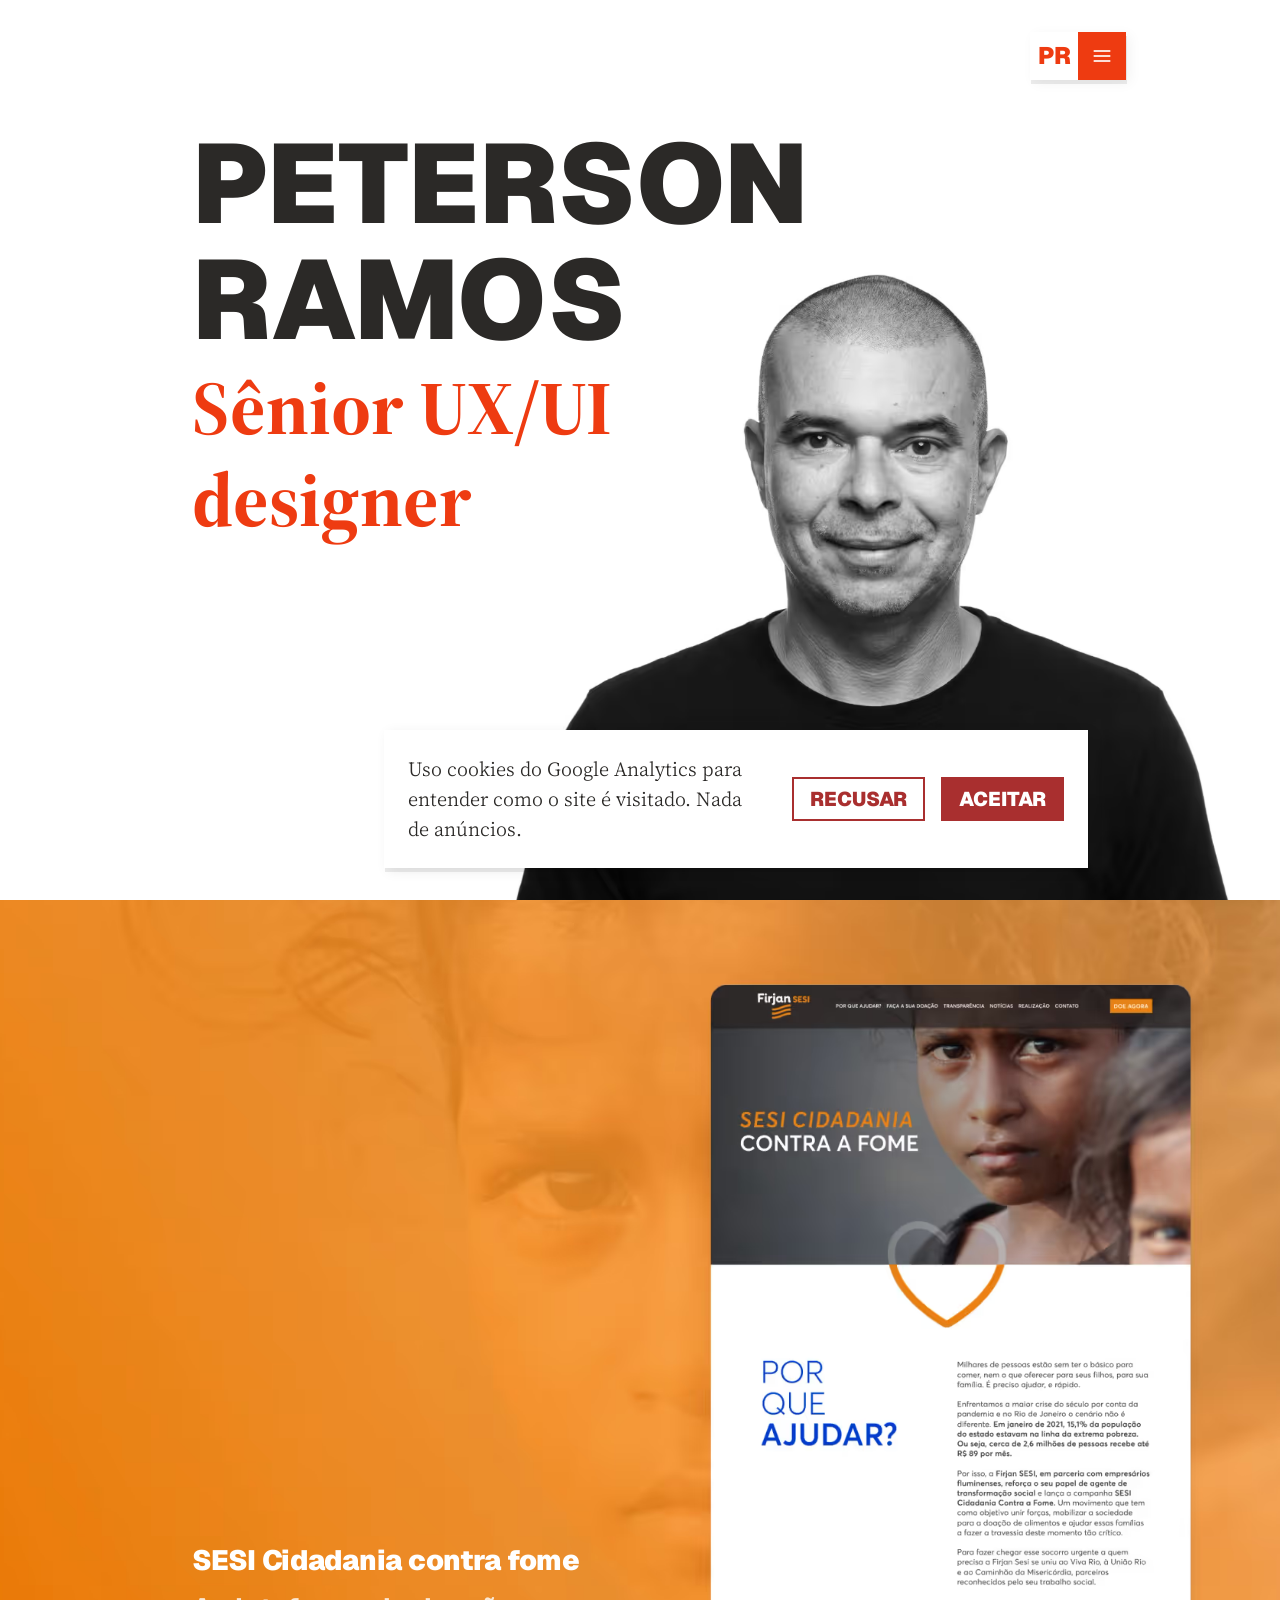
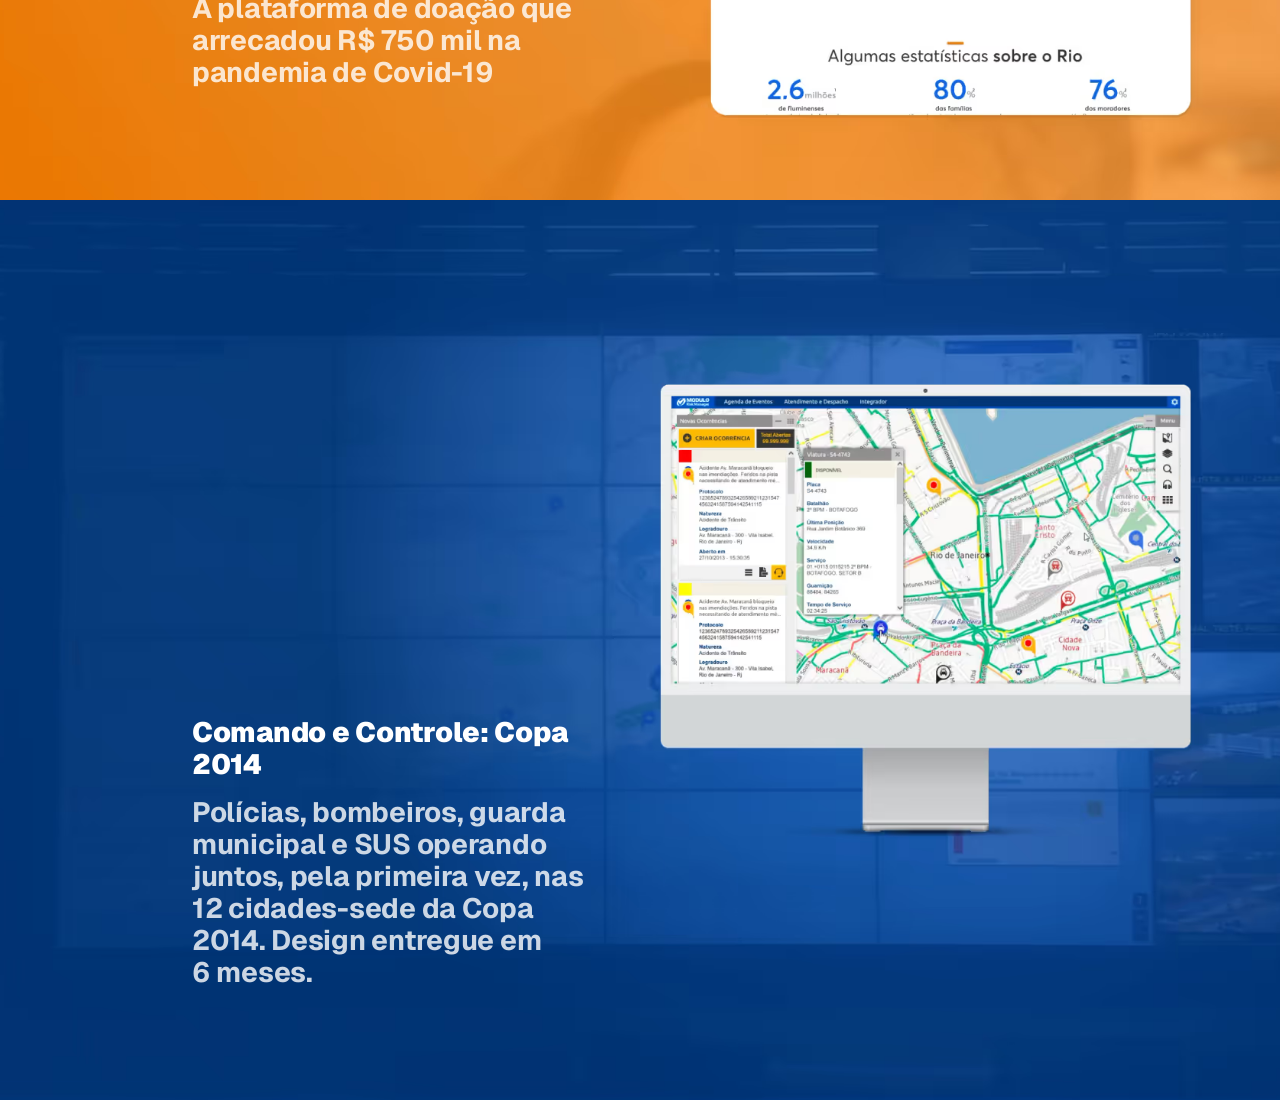
<file: index.html>
<!DOCTYPE html><html lang="pt-BR" data-astro-cid-sckkx6r4> <head><meta charset="UTF-8"><!-- Idioma de entrada: escolha salva no menu ou, sem ela, o idioma do
		     aparelho (PT, EN ou ES; outro qualquer → EN). Roda antes de pintar,
		     para não piscar o idioma errado. Robôs de busca ficam na URL pedida.
		     Fora da 404 (noindex): lá a URL não existe e o redirecionamento
		     entraria em laço. --><script>(function(){const langConfig = "{\"current\":\"pt\",\"key\":\"pr-lang\",\"fallback\":\"en\"}";

			(function () {
				var c = JSON.parse(langConfig);
				var supported = ['pt', 'en', 'es'];
				var want = null;
				try {
					want = localStorage.getItem(c.key);
				} catch (e) {}
				if (supported.indexOf(want) < 0) {
					// Só na entrada: vindo de outra página do site, respeita a URL
					// (vale também para quem trocou de idioma sem storage).
					if (document.referrer.indexOf(location.origin + '/') === 0) return;
					if (/bot|crawl|spider|slurp|lighthouse|headless/i.test(navigator.userAgent)) return;
					var device = ((navigator.languages && navigator.languages[0]) || navigator.language || '')
						.slice(0, 2)
						.toLowerCase();
					want = supported.indexOf(device) >= 0 ? device : c.fallback;
				}
				if (want === c.current) return;
				var path = location.pathname.replace(/^\/(en|es)(?=\/|$)/, '') || '/';
				var target = want === 'pt' ? path : '/' + want + path;
				location.replace(target + location.search + location.hash);
			})();
		})();</script><meta name="viewport" content="width=device-width, initial-scale=1"><script>(function(){const gtmId = "GTM-MZGNXW39";
const consentKey = "pr-consent";

			window.dataLayer = window.dataLayer || [];
			function gtag() {
				dataLayer.push(arguments);
			}
			window.gtag = gtag;
			var granted = false;
			try {
				granted = localStorage.getItem(consentKey) === 'granted';
			} catch (e) {}
			gtag('consent', 'default', {
				ad_storage: 'denied',
				ad_user_data: 'denied',
				ad_personalization: 'denied',
				analytics_storage: granted ? 'granted' : 'denied',
				wait_for_update: 500,
			});
			// Snippet oficial do GTM.
			(function (w, d, s, l, i) {
				w[l] = w[l] || [];
				w[l].push({ 'gtm.start': new Date().getTime(), event: 'gtm.js' });
				var f = d.getElementsByTagName(s)[0],
					j = d.createElement(s),
					dl = l != 'dataLayer' ? '&l=' + l : '';
				j.async = true;
				j.src = 'https://www.googletagmanager.com/gtm.js?id=' + i + dl;
				f.parentNode.insertBefore(j, f);
			})(window, document, 'script', 'dataLayer', gtmId);
		})();</script><link rel="icon" href="/favicon.ico" sizes="32x32"><link rel="icon" type="image/svg+xml" href="/favicon.svg"><link rel="apple-touch-icon" href="/apple-touch-icon.png"><meta name="generator" content="Astro v6.4.8"><title>Peterson Ramos | Sênior UX/UI Designer · Portfólio</title><meta name="description" content="Portfólio de Peterson Ramos, Sênior UX/UI Designer: design de produto, Design System, UX Research e front-end para fintech, SaaS e ambientes regulados."><link rel="canonical" href="https://petersonramos.com.br/"><link rel="alternate" hreflang="pt-BR" href="https://petersonramos.com.br/"><link rel="alternate" hreflang="en-US" href="https://petersonramos.com.br/en/"><link rel="alternate" hreflang="es-419" href="https://petersonramos.com.br/es/"><link rel="alternate" hreflang="x-default" href="https://petersonramos.com.br/en/"><meta property="og:type" content="website"><meta property="og:site_name" content="Peterson Ramos"><meta property="og:locale" content="pt_BR"><meta property="og:title" content="Peterson Ramos | Sênior UX/UI Designer · Portfólio"><meta property="og:description" content="Portfólio de Peterson Ramos, Sênior UX/UI Designer: design de produto, Design System, UX Research e front-end para fintech, SaaS e ambientes regulados."><meta property="og:url" content="https://petersonramos.com.br/"><meta property="og:image" content="https://petersonramos.com.br/_astro/peterson-ramos-site-image-pt.Bibpddci_Z1VbihT.jpg"><meta property="og:image:width" content="1200"><meta property="og:image:height" content="630"><meta property="og:image:alt" content="Peterson Ramos, Sênior UX/UI Designer"><meta name="twitter:card" content="summary_large_image"><script type="application/ld+json">{"@context":"https://schema.org","@type":"Person","name":"Peterson Ramos","jobTitle":"Sênior UX/UI Designer","email":"mailto:petersondrs@gmail.com","sameAs":["https://www.linkedin.com/in/petersonramos"],"knowsAbout":["UX Design","UI Design","Design de produto","Design System","UX Research","Arquitetura da informação","Prototipação","Usabilidade","Acessibilidade (WCAG)","Interação Humano-Computador","Figma","Front-end","DesignOps","Service Design","Discovery de produto","IA generativa aplicada ao design","Fintech","SaaS","B2B"],"alumniOf":{"@type":"CollegeOrUniversity","name":"PUC-Rio"},"inLanguage":"pt-BR","url":"https://petersonramos.com.br/"}</script><link rel="preconnect" href="https://fonts.googleapis.com"><link rel="preconnect" href="https://fonts.gstatic.com" crossorigin><link href="https://fonts.googleapis.com/css2?family=Geist:wght@500..900&family=Source+Serif+4:opsz,wght@8..60,350..700&display=swap" rel="stylesheet"><style>html.lenis,html.lenis body{height:auto}.lenis:not(.lenis-autoToggle).lenis-stopped{overflow:clip}.lenis [data-lenis-prevent],.lenis [data-lenis-prevent-wheel],.lenis [data-lenis-prevent-touch],.lenis [data-lenis-prevent-vertical],.lenis [data-lenis-prevent-horizontal]{overscroll-behavior:contain}.lenis.lenis-smooth iframe{pointer-events:none}.lenis.lenis-autoToggle{transition-property:overflow;transition-duration:1ms;transition-behavior:allow-discrete}
.case-button[data-astro-cid-5yl5xskq]{position:relative;display:inline-flex;align-items:center;font-family:var(--pr-font-display);font-weight:700;font-size:calc(var(--pr-heading-h5-size) * .75);line-height:1;text-transform:uppercase;white-space:nowrap}.case-button[data-astro-cid-5yl5xskq] .link-marker,.case-button[data-astro-cid-5yl5xskq] .link-marker-fill-text{padding:.5rem 1rem}.case-button[data-astro-cid-5yl5xskq] .link-marker{margin:0}.case-cursor[data-astro-cid-zuo2wnby]{display:none;position:fixed;top:0;left:0;z-index:80;pointer-events:none;opacity:0;visibility:hidden;will-change:transform;transition:opacity 80ms ease}html[data-case-cursor-ready] .case-cursor[data-astro-cid-zuo2wnby]{display:block}.case-cursor[data-astro-cid-zuo2wnby].is-on{opacity:1;visibility:visible}@media(prefers-reduced-motion:reduce){.case-cursor[data-astro-cid-zuo2wnby]{transition:none}}html[data-case-cursor-ready] [data-case-hero]{cursor:pointer}html[data-case-cursor-ready] [data-case-hero] .case-highlight__btn{display:none}html[data-case-cursor-ready] [data-case-hero]:focus-visible .case-highlight__btn{display:block}.case-highlight__device[data-astro-cid-ecgrnnyh]{width:min(100%,calc((100svh - 2 * var(--pr-home-case-padding-y) - 14rem) * var(--device-ratio)))}@media(min-width:48rem){.case-highlight__device[data-astro-cid-ecgrnnyh]{width:min(90.52%,calc((100svh - 2 * var(--pr-home-case-padding-y)) * var(--device-ratio)))}}.case-highlight__grid[data-astro-cid-ecgrnnyh]{padding-bottom:calc(var(--pr-home-case-padding-y) + 100lvh - 100svh)}.case-highlight__btn[data-astro-cid-ecgrnnyh]{position:absolute;z-index:1;left:50%;top:42%;translate:-50% -50%}.case-highlight[data-astro-cid-ecgrnnyh]:focus-visible{outline:none}.case-highlight[data-astro-cid-ecgrnnyh]:focus-visible:after{content:"";position:absolute;inset:.75rem;z-index:2;border:4px solid var(--pr-gray-0);pointer-events:none}@media(prefers-reduced-motion:no-preference){@supports (animation-timeline: view()){.case-highlight[data-astro-cid-ecgrnnyh]{view-timeline:--home-case block}.case-highlight__copy[data-astro-cid-ecgrnnyh]{animation:home-case-copy linear both;animation-timeline:--home-case;animation-range:cover;will-change:translate}}}@keyframes home-case-copy{0%{translate:0 6svh}to{translate:0 -6svh}}.hero-photo[data-astro-cid-pgpo2ev5]{position:relative;flex:1;min-height:0;margin:var(--pr-space-lg) calc(-1 * var(--pr-page-padding-x)) 0}.hero-photo[data-astro-cid-pgpo2ev5] img[data-astro-cid-pgpo2ev5]{top:max(0px,100% - 100vw * .854);left:50%;width:100%;translate:-50% 0}@media(min-width:75rem),(min-width:48rem)and (orientation:landscape){.hero-copy[data-astro-cid-pgpo2ev5],.hero-photo[data-astro-cid-pgpo2ev5]{--hero-photo-top: calc( var(--pr-page-padding-top) + var(--pr-nav-size) + var(--pr-page-title-gap) )}.hero-copy[data-astro-cid-pgpo2ev5]{translate:0 max(calc(.11 * (100svh - var(--hero-photo-top)) - var(--pr-hero-name-line-height)),calc(-1 * (var(--pr-page-title-gap) - .5rem)))}.hero-photo[data-astro-cid-pgpo2ev5]{position:absolute;inset:var(--hero-photo-top) 0 0 calc(var(--pr-page-padding-x) + (100% - 2 * var(--pr-page-padding-x)) * .28);margin:0}.hero-photo[data-astro-cid-pgpo2ev5] img[data-astro-cid-pgpo2ev5]{top:auto;bottom:0;left:auto;right:clamp(1.5rem,3vw,3rem);width:auto;max-width:min(calc(var(--pr-hero-photo-width) * .8),100%);max-height:100%;translate:none}}@media(min-width:75rem){.hero-photo[data-astro-cid-pgpo2ev5] img[data-astro-cid-pgpo2ev5]{translate:0 2.1875rem}}
</style><link rel="stylesheet" href="/_astro/Layout.DHzbArR2.css"><link rel="stylesheet" href="/_astro/NavMenu.BUhfsTg2.css"></head> <body data-astro-cid-sckkx6r4> <noscript> <iframe src="https://www.googletagmanager.com/ns.html?id=GTM-MZGNXW39" height="0" width="0" style="display:none;visibility:hidden" title="Google Tag Manager" data-astro-cid-sckkx6r4></iframe> </noscript> <a href="#conteudo" class="skip-link" data-astro-cid-sckkx6r4>Pular para o conteúdo</a>  <main id="conteudo"> <section data-snap="start" class="relative flex min-h-svh flex-col overflow-hidden px-page-x pt-page-top" data-astro-cid-pgpo2ev5> <div class="flex h-nav box-content justify-end pb-title-gap" data-astro-cid-pgpo2ev5> <nav class="nav-fixed group flex items-center gap-md" aria-label="Menu principal" data-nav data-label-open="Abrir menu" data-label-close="Fechar menu" data-label-copied="Copiado" data-label-email-copied="E-mail copiado" data-lang-key="pr-lang" data-astro-cid-hviy6i6g>  <!-- Barra + painéis do menu (o Voltar fica de fora). --> <div class="relative shrink-0" data-nav-menu data-astro-cid-hviy6i6g> <div class="flex shadow-nav" data-astro-cid-hviy6i6g> <a href="/" class="flex size-nav items-center justify-center font-display font-black uppercase text-nav text-accent bg-gray-0 hover:bg-brand-light focus-visible:outline-2 focus-visible:-outline-offset-2 focus-visible:outline-brand-dark" aria-label="Peterson Ramos, início" data-astro-cid-hviy6i6g>
PR
</a> <div id="nav-menu-links" class="nav-links" data-astro-cid-hviy6i6g> <ul class="m-0 flex min-w-0 list-none overflow-hidden whitespace-nowrap p-0" data-astro-cid-hviy6i6g> <li data-astro-cid-hviy6i6g> <a href="/sobre/" class="flex h-nav items-center px-nav-label-padding font-display font-black uppercase text-nav-label text-ink-inverted transition-colors bg-accent hover:bg-brand-dark focus-visible:outline-2 focus-visible:-outline-offset-2 focus-visible:outline-brand-dark" data-astro-cid-hviy6i6g> <span class="nav-label" data-astro-cid-hviy6i6g>Sobre</span> </a> </li> <li data-astro-cid-hviy6i6g> <button type="button" class="flex h-nav cursor-pointer items-center border-0 px-nav-label-padding font-display font-black uppercase text-nav-label text-ink-inverted transition-colors bg-accent hover:bg-brand-dark focus-visible:outline-2 focus-visible:-outline-offset-2 focus-visible:outline-brand-dark aria-expanded:bg-brand-dark" aria-expanded="false" aria-controls="nav-contact" data-contact-toggle data-astro-cid-hviy6i6g> <span class="nav-label" data-astro-cid-hviy6i6g>Contato</span> </button> </li> <li data-astro-cid-hviy6i6g> <button type="button" class="flex size-nav cursor-pointer items-center justify-center border-0 p-0 font-display font-black uppercase text-nav-label text-ink-inverted transition-colors bg-accent hover:bg-brand-dark focus-visible:outline-2 focus-visible:-outline-offset-2 focus-visible:outline-brand-dark aria-expanded:bg-brand-dark" aria-expanded="false" aria-controls="nav-lang" aria-label="Idioma: Português" data-lang-toggle data-astro-cid-hviy6i6g> <span class="nav-label" data-astro-cid-hviy6i6g>pt</span> </button> </li> </ul> </div> <button type="button" class="flex size-nav cursor-pointer items-center justify-center border-0 p-0 text-ink-inverted transition-colors duration-300 bg-accent hover:bg-brand-dark focus-visible:outline-2 focus-visible:-outline-offset-2 focus-visible:outline-brand-dark group-data-open:bg-gray-0 group-data-open:text-accent group-data-open:hover:bg-brand-light" aria-expanded="false" aria-controls="nav-menu-links" aria-label="Abrir menu" data-nav-toggle data-astro-cid-hviy6i6g> <!-- Hambúrguer que vira X (Figma: icon/bars → icon/close, traço 2) --> <svg class="block size-nav-icon" viewBox="0 0 24 24" fill="none" stroke="currentColor" stroke-width="2" stroke-linecap="square" aria-hidden="true" data-astro-cid-hviy6i6g> <path class="nav-bar nav-bar-top" d="M3 6H21" data-astro-cid-hviy6i6g></path> <path class="nav-bar nav-bar-mid" d="M3 12H21" data-astro-cid-hviy6i6g></path> <path class="nav-bar nav-bar-bot" d="M3 18H21" data-astro-cid-hviy6i6g></path> </svg> </button> </div> <!-- Outros idiomas: quadrados empilhados logo abaixo do item de idioma,
		     que é o último antes do ✕. --> <div id="nav-lang" class="nav-lang absolute top-full right-nav z-20 pt-1" data-astro-cid-hviy6i6g> <ul class="m-0 flex list-none flex-col p-0 shadow-nav" data-astro-cid-hviy6i6g> <li data-astro-cid-hviy6i6g> <a href="/en/" hreflang="en" lang="en" aria-label="English" data-lang-choice="en" class="flex size-nav items-center justify-center font-display font-black uppercase text-nav-label text-ink-inverted transition-colors bg-accent hover:bg-brand-dark focus-visible:outline-2 focus-visible:-outline-offset-2 focus-visible:outline-brand-dark" data-astro-cid-hviy6i6g> en </a> </li><li data-astro-cid-hviy6i6g> <a href="/es/" hreflang="es" lang="es" aria-label="Español" data-lang-choice="es" class="flex size-nav items-center justify-center font-display font-black uppercase text-nav-label text-ink-inverted transition-colors bg-accent hover:bg-brand-dark focus-visible:outline-2 focus-visible:-outline-offset-2 focus-visible:outline-brand-dark" data-astro-cid-hviy6i6g> es </a> </li> </ul> </div> <!-- Painel de contato, alinhado à direita do item Contato (recua o idioma e
		     o ✕, ver .nav-contact). O pt-1 transparente afasta o painel da barra. --> <div id="nav-contact" class="nav-contact absolute top-full z-20 pt-1" data-astro-cid-hviy6i6g> <div class="flex w-nav-panel flex-col bg-accent p-nav-panel-padding shadow-nav" data-astro-cid-hviy6i6g> <div class="flex h-nav-item items-center gap-sm" data-astro-cid-hviy6i6g> <a href="mailto:petersondrs@gmail.com" class="nav-contact-row min-w-0 flex-1 focus-visible:outline-2 focus-visible:outline-offset-2 focus-visible:outline-gray-0" data-astro-cid-hviy6i6g> <svg width="24" height="24" viewBox="0 0 24 24" fill="none" class="size-nav-item-icon shrink-0" aria-hidden="true" data-astro-cid-hviy6i6g="true">
<g id="icon/envelope">
<path id="shape" d="M3 6L12 13L21 6M3 5H21V19H3V5Z" stroke-width="2" stroke-linecap="square" stroke="currentColor" />
</g>
</svg> <span class="nav-email" data-email-text data-astro-cid-hviy6i6g>petersondrs@gmail.com</span> </a> <button type="button" class="flex cursor-pointer border-0 bg-transparent p-0 text-ink-inverted hover:opacity-80 focus-visible:outline-2 focus-visible:outline-offset-2 focus-visible:outline-gray-0" aria-label="Copiar e-mail" data-copy-email="petersondrs@gmail.com" data-astro-cid-hviy6i6g> <svg width="24" height="24" viewBox="0 0 24 24" fill="none" class="size-nav-item-icon" aria-hidden="true" data-astro-cid-hviy6i6g="true">
<g id="icon/copy">
<path id="shape" d="M16 8V3H3V16H8M8 8H21V21H8V8Z" stroke-width="2" stroke-linecap="square" stroke="currentColor" />
</g>
</svg> </button> </div> <a href="https://www.linkedin.com/in/petersonramos" target="_blank" rel="noopener noreferrer" class="nav-contact-row h-nav-item focus-visible:outline-2 focus-visible:outline-offset-2 focus-visible:outline-gray-0" data-astro-cid-hviy6i6g> <svg width="24" height="24" viewBox="0 0 24 24" fill="none" class="size-nav-item-icon shrink-0" aria-hidden="true" data-astro-cid-hviy6i6g="true">
<g id="icon/external-link">
<path id="shape" d="M20 10V4H14M20 4L11 13M18 14V20H4V6H10" stroke-width="2" stroke-linecap="square" stroke="currentColor" />
</g>
</svg> <span data-astro-cid-hviy6i6g>LinkedIn</span> </a>  <button type="button" class="nav-contact-row h-nav-item cursor-pointer border-0 bg-transparent p-0 text-left focus-visible:outline-2 focus-visible:outline-offset-2 focus-visible:outline-gray-0" data-cookie-reopen data-astro-cid-hviy6i6g> <svg width="24" height="24" viewBox="0 0 24 24" fill="none" class="size-nav-item-icon shrink-0" aria-hidden="true" data-astro-cid-hviy6i6g="true">
<g id="icon/cookie">
<path id="shape" d="M20.5 12.5A8.5 8.5 0 1 1 11.5 3.5A3 3 0 0 0 15 7.5A3 3 0 0 0 20.5 12.5Z" stroke-width="2" stroke-linecap="square" stroke="currentColor" />
<path id="chips" d="M8.5 10.5H8.51M12 14H12.01M8.5 16H8.51" stroke-width="2.5" stroke-linecap="square" stroke="currentColor" />
</g>
</svg> <span data-astro-cid-hviy6i6g>Cookies</span> </button> <span class="sr-only" aria-live="polite" data-copy-status data-astro-cid-hviy6i6g></span> </div> </div> </div> </nav> <script type="module">const m=document.querySelector(".progressive-blur"),h=document.querySelectorAll("[data-nav]");if(h.length){const s=document.querySelectorAll('[data-nav-tone="dark"]'),o=()=>{h.forEach(a=>{const c=a.querySelector(".nav-back");if(!c)return;const i=c.getBoundingClientRect(),n=i.top+i.height/2,u=[...s].some(g=>{const p=g.getBoundingClientRect();return p.top<=n&&p.bottom>=n&&p.left<=i.right&&p.right>=i.left});a.toggleAttribute("data-tone-dark",u)})};addEventListener("resize",o),o();let r=scrollY,d=!1;const f=()=>{d=!1;const a=Math.max(0,scrollY),c=a-r;if(o(),Math.abs(c)<6&&a>80)return;h.forEach(n=>{const u=n.hasAttribute("data-open")||!!n.querySelector(":focus-visible"),g=a>80&&c>0&&!u;n.toggleAttribute("data-nav-hidden",g)});const i=[...h].some(n=>!n.hasAttribute("data-nav-hidden"));m?.classList.toggle("is-hidden",a<=80||!i),r=a};addEventListener("scroll",()=>{d||(d=!0,requestAnimationFrame(f))},{passive:!0}),h.forEach(a=>a.addEventListener("focusin",()=>{a.removeAttribute("data-nav-hidden"),m?.classList.toggle("is-hidden",scrollY<=80)}))}h.forEach(t=>{const l=t.querySelector("[data-nav-toggle]");if(!l)return;const s=t.querySelector("[data-contact-toggle]"),o=e=>{t.toggleAttribute("data-contact-open",e),s?.setAttribute("aria-expanded",String(e))},r=()=>t.hasAttribute("data-contact-open"),d=t.querySelector("[data-lang-toggle]"),f=e=>{t.toggleAttribute("data-lang-open",e),d?.setAttribute("aria-expanded",String(e))},a=()=>t.hasAttribute("data-lang-open"),c=e=>{t.toggleAttribute("data-open",e),l.setAttribute("aria-expanded",String(e)),l.setAttribute("aria-label",(e?t.dataset.labelClose:t.dataset.labelOpen)??""),e||(o(!1),f(!1))},i=()=>t.hasAttribute("data-open");s?.addEventListener("click",()=>{f(!1),o(!r())}),d?.addEventListener("click",()=>{o(!1),f(!a())}),t.querySelectorAll("[data-lang-choice]").forEach(e=>{e.addEventListener("click",()=>{try{localStorage.setItem(t.dataset.langKey??"",e.dataset.langChoice??"")}catch{}})});const n=t.querySelector("[data-copy-email]"),u=t.querySelector("[data-email-text]"),g=t.querySelector("[data-copy-status]");let p;n?.addEventListener("click",async()=>{const e=n.dataset.copyEmail??"";try{await navigator.clipboard.writeText(e)}catch{return}u&&(u.textContent=t.dataset.labelCopied??""),g&&(g.textContent=t.dataset.labelEmailCopied??""),window.clearTimeout(p),p=window.setTimeout(()=>{u&&(u.textContent=e),g&&(g.textContent="")},1500)}),l.addEventListener("click",()=>c(!i())),t.querySelector("[data-cookie-reopen]")?.addEventListener("click",()=>{c(!1),dispatchEvent(new Event("pr:cookies-open"))}),document.addEventListener("click",e=>{i()&&!t.contains(e.target)&&c(!1)}),document.addEventListener("keydown",e=>{e.key==="Escape"&&(a()?(f(!1),d?.focus()):r()?(o(!1),s?.focus()):i()&&(c(!1),l.focus()))})});const b=document.querySelector("[data-nav-back]");b?.addEventListener("click",t=>{const l=r=>r.replace(/\/$/,"")||"/",s=location.pathname.match(/\/cases\/([^/]+)/)?.[1];let o=!1;try{const r=new URL(document.referrer),d=JSON.parse(sessionStorage.getItem("home-return")||"null");o=r.origin===location.origin&&l(r.pathname)===l(b.pathname)&&!!s&&d?.slug===s}catch{}if(o&&history.length>1){t.preventDefault(),history.back();return}try{s&&sessionStorage.setItem("home-return",JSON.stringify({slug:s,pending:!0}))}catch{}});</script> </div> <div class="hero-copy relative z-10 flex flex-col gap-hero-stack whitespace-nowrap" data-astro-cid-pgpo2ev5> <h1 class="m-0 font-display font-black uppercase text-hero-name text-ink" data-astro-cid-pgpo2ev5> <span class="block" data-astro-cid-pgpo2ev5>Peterson</span> <span class="block" data-astro-cid-pgpo2ev5>Ramos</span> </h1> <p class="m-0 font-body font-bold text-hero-role text-accent" data-astro-cid-pgpo2ev5> <span class="block" data-astro-cid-pgpo2ev5>Sênior UX/UI</span> <span class="block" data-astro-cid-pgpo2ev5>designer</span> </p> </div> <div class="hero-photo" data-astro-cid-pgpo2ev5> <picture data-astro-cid-pgpo2ev5> <source type="image/avif" srcset="/_astro/peterson-hero.BTU0qnbd_obV15.avif 256w, /_astro/peterson-hero.BTU0qnbd_2kyyma.avif 512w, /_astro/peterson-hero.BTU0qnbd_Z42Rgj.avif 768w, /_astro/peterson-hero.BTU0qnbd_rY1mQ.avif 1024w" sizes="(min-width: 150rem) 1480px, (min-width: 112.5rem) 1110px, (min-width: 75rem) 835px, 100vw" width="1024" height="1024" data-astro-cid-pgpo2ev5><source type="image/webp" srcset="/_astro/peterson-hero.BTU0qnbd_Z2ayivB.webp 256w, /_astro/peterson-hero.BTU0qnbd_ZebFaw.webp 512w, /_astro/peterson-hero.BTU0qnbd_2ro20V.webp 768w, /_astro/peterson-hero.BTU0qnbd_2iihej.webp 1024w" sizes="(min-width: 150rem) 1480px, (min-width: 112.5rem) 1110px, (min-width: 75rem) 835px, 100vw" width="1024" height="1024" data-astro-cid-pgpo2ev5> <img src="/_astro/peterson-hero.BTU0qnbd_2iihej.webp" alt="Retrato de Peterson Ramos" width="1024" height="1024" loading="eager" fetchpriority="high" decoding="async" class="absolute block h-auto max-w-none" data-astro-cid-pgpo2ev5> </picture> </div> </section> <section aria-label="Cases" class="flex flex-col"> <a href="/cases/sesi-cidadania/" class="case-highlight group relative block overflow-hidden bg-gray-200 no-underline" data-case-hero data-snap="center" data-case-slug="sesi-cidadania" aria-label="Ver case: SESI Cidadania contra fome" data-astro-cid-ecgrnnyh> <picture data-astro-cid-ecgrnnyh> <source media="(max-width: 47.99rem)" type="image/avif" srcset="/_astro/hero_homepage_case_sesi_mobile_1x.1G_olea6_asShm.avif 480w, /_astro/hero_homepage_case_sesi_mobile_1x.1G_olea6_Z1ICjA5.avif 768w" sizes="max(100vw, 49lvh)" data-astro-cid-ecgrnnyh><source media="(max-width: 47.99rem)" type="image/webp" srcset="/_astro/hero_homepage_case_sesi_mobile_1x.1G_olea6_Z2l59kG.webp 480w, /_astro/hero_homepage_case_sesi_mobile_1x.1G_olea6_1AfEal.webp 768w" sizes="max(100vw, 49lvh)" data-astro-cid-ecgrnnyh> <source type="image/avif" srcset="/_astro/hero_homepage_case_sesi_desktop_1x.9Gve5IvF_ZdODsI.avif 640w, /_astro/hero_homepage_case_sesi_desktop_1x.9Gve5IvF_1b5mVj.avif 1280w, /_astro/hero_homepage_case_sesi_desktop_1x.9Gve5IvF_Z2cn7U4.avif 1920w, /_astro/hero_homepage_case_sesi_desktop_1x.9Gve5IvF_Z1eEdLp.avif 2560w" sizes="max(100vw, 164lvh)" data-astro-cid-ecgrnnyh><source type="image/webp" srcset="/_astro/hero_homepage_case_sesi_desktop_1x.9Gve5IvF_1aBOJN.webp 640w, /_astro/hero_homepage_case_sesi_desktop_1x.9Gve5IvF_Z19J4xP.webp 1280w, /_astro/hero_homepage_case_sesi_desktop_1x.9Gve5IvF_1tX42n.webp 1920w, /_astro/hero_homepage_case_sesi_desktop_1x.9Gve5IvF_2rFXb2.webp 2560w" sizes="max(100vw, 164lvh)" data-astro-cid-ecgrnnyh> <img src="/_astro/hero_homepage_case_sesi_desktop_1x.9Gve5IvF_Z19J4xP.webp" alt="" loading="lazy" decoding="async" class="absolute inset-0 block size-full object-cover transition-transform duration-700 ease-out group-hover:scale-[1.02]" data-astro-cid-ecgrnnyh> </picture> <div class="case-highlight__grid relative grid min-h-lvh gap-y-case-gap px-page-x py-home-case-y md:grid-cols-2 md:gap-x-grid-gap md:gap-y-0 content-end" data-astro-cid-ecgrnnyh> <div class="case-highlight__copy flex flex-col justify-end gap-4 font-display text-h5 md:col-start-1 md:row-start-1 text-gray-0" data-astro-cid-ecgrnnyh> <h2 class="m-0 font-black" data-astro-cid-ecgrnnyh>SESI Cidadania contra fome</h2> <p class="m-0 font-bold opacity-80" data-astro-cid-ecgrnnyh>A plataforma de doação que arrecadou R$ 750 mil na pandemia de Covid-19</p> </div> <div class="case-highlight__btn" data-astro-cid-ecgrnnyh> <span class="case-button" aria-hidden="true" data-astro-cid-5yl5xskq> <span class="link-marker" data-astro-cid-5yl5xskq> Ver case <span class="link-marker-fill" aria-hidden="true" data-astro-cid-5yl5xskq> <span class="link-marker-fill-text" data-astro-cid-5yl5xskq>Ver case</span> </span> </span> </span> </div> </div> </a><a href="/cases/modulo-c4i/" class="case-highlight group relative block overflow-hidden bg-gray-200 no-underline" data-case-hero data-snap="center" data-case-slug="modulo-c4i" aria-label="Ver case: Comando e Controle: Copa 2014" data-astro-cid-ecgrnnyh> <picture data-astro-cid-ecgrnnyh> <source media="(max-width: 47.99rem)" type="image/avif" srcset="/_astro/hero_homepage_case_cicc_mobile_1x.B2YG3lBE_Z25mwd3.avif 480w, /_astro/hero_homepage_case_cicc_mobile_1x.B2YG3lBE_15IoIr.avif 768w" sizes="max(100vw, 49lvh)" data-astro-cid-ecgrnnyh><source media="(max-width: 47.99rem)" type="image/webp" srcset="/_astro/hero_homepage_case_cicc_mobile_1x.B2YG3lBE_tgyXP.webp 480w, /_astro/hero_homepage_case_cicc_mobile_1x.B2YG3lBE_ZEzKk4.webp 768w" sizes="max(100vw, 49lvh)" data-astro-cid-ecgrnnyh> <source type="image/avif" srcset="/_astro/hero_homepage_case_cicc_desktop_1x.BXaAt1Ul_ZpVrsM.avif 640w, /_astro/hero_homepage_case_cicc_desktop_1x.BXaAt1Ul_6OBId.avif 1280w, /_astro/hero_homepage_case_cicc_desktop_1x.BXaAt1Ul_1NyfFL.avif 1920w, /_astro/hero_homepage_case_cicc_desktop_1x.BXaAt1Ul_Z2iTXYv.avif 2560w" sizes="max(100vw, 164lvh)" data-astro-cid-ecgrnnyh><source type="image/webp" srcset="/_astro/hero_homepage_case_cicc_desktop_1x.BXaAt1Ul_Xv1JJ.webp 640w, /_astro/hero_homepage_case_cicc_desktop_1x.BXaAt1Ul_Z2dYOKV.webp 1280w, /_astro/hero_homepage_case_cicc_desktop_1x.BXaAt1Ul_pHiOh.webp 1920w, /_astro/hero_homepage_case_cicc_desktop_1x.BXaAt1Ul_1nqcWV.webp 2560w" sizes="max(100vw, 164lvh)" data-astro-cid-ecgrnnyh> <img src="/_astro/hero_homepage_case_cicc_desktop_1x.BXaAt1Ul_Z2dYOKV.webp" alt="" loading="lazy" decoding="async" class="absolute inset-0 block size-full object-cover transition-transform duration-700 ease-out group-hover:scale-[1.02]" data-astro-cid-ecgrnnyh> </picture> <div class="case-highlight__grid relative grid min-h-lvh gap-y-case-gap px-page-x py-home-case-y md:grid-cols-2 md:gap-x-grid-gap md:gap-y-0 content-end" data-astro-cid-ecgrnnyh> <div class="case-highlight__copy flex flex-col justify-end gap-4 font-display text-h5 md:col-start-1 md:row-start-1 text-gray-0" data-astro-cid-ecgrnnyh> <h2 class="m-0 font-black" data-astro-cid-ecgrnnyh>Comando e Controle: Copa 2014</h2> <p class="m-0 font-bold opacity-80" data-astro-cid-ecgrnnyh>Polícias, bombeiros, guarda municipal e SUS operando juntos, pela primeira vez, nas 12 cidades-sede da Copa 2014. Design entregue em 6 meses.</p> </div> <div class="case-highlight__btn" data-astro-cid-ecgrnnyh> <span class="case-button" aria-hidden="true" data-astro-cid-5yl5xskq> <span class="link-marker" data-astro-cid-5yl5xskq> Ver case <span class="link-marker-fill" aria-hidden="true" data-astro-cid-5yl5xskq> <span class="link-marker-fill-text" data-astro-cid-5yl5xskq>Ver case</span> </span> </span> </span> </div> </div> </a> </section> </main> <div class="case-cursor" data-case-cursor aria-hidden="true" data-astro-cid-zuo2wnby> <span class="case-button" aria-hidden="true" data-astro-cid-5yl5xskq> <span class="link-marker" data-astro-cid-5yl5xskq> Ver case <span class="link-marker-fill" aria-hidden="true" data-astro-cid-5yl5xskq> <span class="link-marker-fill-text" data-astro-cid-5yl5xskq>Ver case</span> </span> </span> </span> </div> <script type="module">const a=document.querySelector("[data-case-cursor]"),p=document.querySelectorAll("[data-case-hero]"),E=window.matchMedia("(hover: hover) and (pointer: fine)");if(a&&p.length&&E.matches){document.documentElement.dataset.caseCursorReady="";const m=2,f=2;let n=0,r=0,t=!1,c=!1;const i=e=>e.pointerType==="touch",o=e=>e instanceof Element?e.closest("[data-case-hero]"):null,d=()=>{a.style.transform=`translate(${n+m}px, ${r+f}px)`},h=()=>{c=!1,d()},u=(e,s)=>{n=e,r=s,c||(c=!0,requestAnimationFrame(h))},v=(e,s)=>{if(n=e,r=s,!t){t=!0,d(),a.classList.add("is-on");return}u(e,s)},l=()=>{t&&(t=!1,a.classList.remove("is-on"))};document.addEventListener("pointerover",e=>{i(e)||!o(e.target)||v(e.clientX,e.clientY)}),document.addEventListener("pointermove",e=>{!t||i(e)||!o(e.target)||u(e.clientX,e.clientY)},{passive:!0}),document.addEventListener("pointerout",e=>{!o(e.target)||o(e.relatedTarget)||l()}),addEventListener("scroll",()=>{if(!t)return;document.elementFromPoint(n,r)?.closest("[data-case-hero]")||l()},{passive:!0})}</script> <script type="module">const t="home-return",o=()=>{try{return JSON.parse(sessionStorage.getItem(t)||"null")}catch{return null}},s=o();try{sessionStorage.removeItem(t)}catch{}const n=performance.getEntriesByType("navigation")[0],c=n?.type==="back_forward",a=s&&document.querySelector(`[data-case-slug="${CSS.escape(s.slug)}"]`);a&&(c||s.pending)&&("scrollRestoration"in history&&(history.scrollRestoration="manual"),a.scrollIntoView({block:"center",behavior:"instant"}));document.querySelectorAll("[data-case-slug]").forEach(e=>{e.addEventListener("click",()=>{try{sessionStorage.setItem(t,JSON.stringify({slug:e.dataset.caseSlug}))}catch{}})});addEventListener("pageshow",e=>{if(!e.persisted)return;const r=o();try{sessionStorage.removeItem(t)}catch{}(r&&document.querySelector(`[data-case-slug="${CSS.escape(r.slug)}"]`))?.scrollIntoView({block:"center",behavior:"instant"})});</script> <script type="module" src="/_astro/SmoothScroll.astro_astro_type_script_index_0_lang.VuBtUxyv.js"></script>  <div class="progressive-blur is-hidden" aria-hidden="true" data-astro-cid-kimymvsu> <div class="progressive-blur__layer is--1" data-astro-cid-kimymvsu></div> <div class="progressive-blur__layer is--2" data-astro-cid-kimymvsu></div> <div class="progressive-blur__layer is--3" data-astro-cid-kimymvsu></div> </div> <section class="cookie-banner" aria-label="Aviso de cookies" data-cookie-banner data-consent-key="pr-consent" hidden data-astro-cid-fzbxxtek><p class="m-0 font-body text-body-sm text-ink" data-astro-cid-fzbxxtek>Uso cookies do Google Analytics para entender como o site é visitado. Nada de anúncios.</p><div class="flex shrink-0 gap-sm" data-astro-cid-fzbxxtek><button type="button" class="cookie-btn cookie-btn--ghost" data-consent="denied" data-astro-cid-fzbxxtek>Recusar</button><button type="button" class="cookie-btn cookie-btn--primary" data-consent="granted" data-astro-cid-fzbxxtek>Aceitar</button></div></section><script type="module">const e=document.querySelector("[data-cookie-banner]");if(e){const n=e.dataset.consentKey??"";let t=null;try{t=localStorage.getItem(n)}catch{}t!=="granted"&&t!=="denied"&&(e.hidden=!1),e.querySelectorAll("[data-consent]").forEach(a=>{a.addEventListener("click",()=>{const c=a.dataset.consent;try{localStorage.setItem(n,c)}catch{}window.gtag?.("consent","update",{analytics_storage:c}),e.hidden=!0})}),addEventListener("pr:cookies-open",()=>{e.hidden=!1,e.querySelector("[data-consent]")?.focus()})}</script></body></html>
</file>
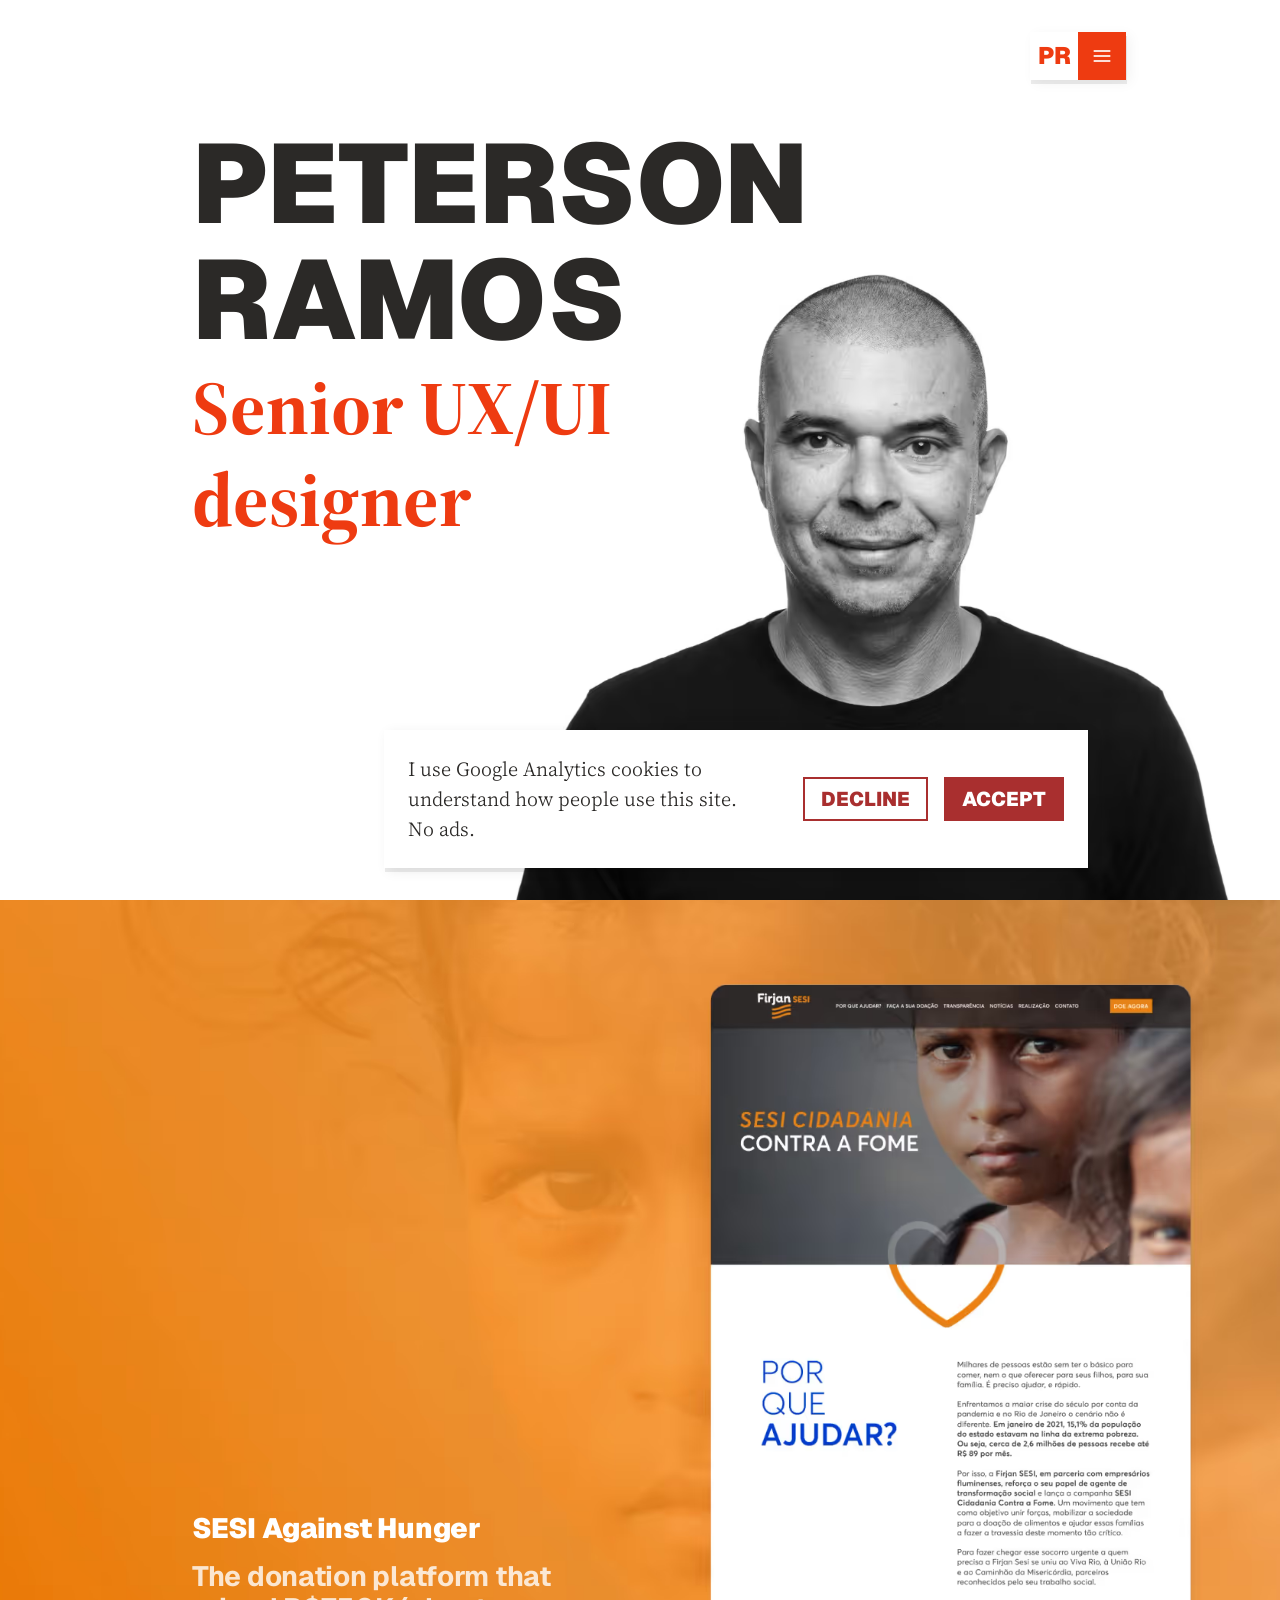
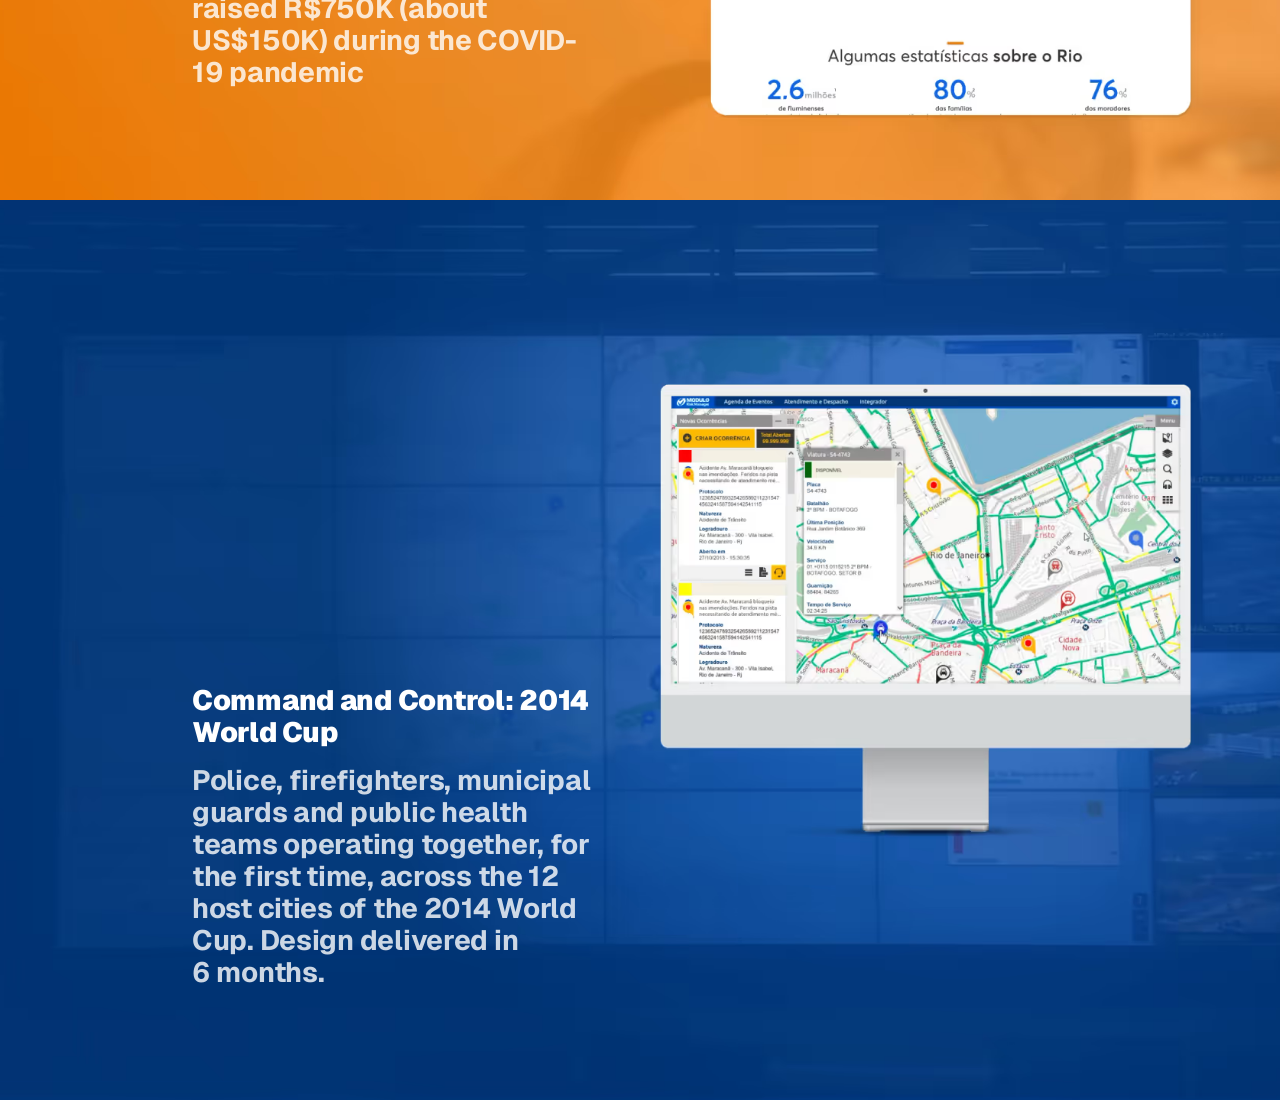
<file: en/index.html>
<!DOCTYPE html><html lang="en-US" data-astro-cid-sckkx6r4> <head><meta charset="UTF-8"><!-- Idioma de entrada: escolha salva no menu ou, sem ela, o idioma do
		     aparelho (PT, EN ou ES; outro qualquer → EN). Roda antes de pintar,
		     para não piscar o idioma errado. Robôs de busca ficam na URL pedida.
		     Fora da 404 (noindex): lá a URL não existe e o redirecionamento
		     entraria em laço. --><script>(function(){const langConfig = "{\"current\":\"en\",\"key\":\"pr-lang\",\"fallback\":\"en\"}";

			(function () {
				var c = JSON.parse(langConfig);
				var supported = ['pt', 'en', 'es'];
				var want = null;
				try {
					want = localStorage.getItem(c.key);
				} catch (e) {}
				if (supported.indexOf(want) < 0) {
					// Só na entrada: vindo de outra página do site, respeita a URL
					// (vale também para quem trocou de idioma sem storage).
					if (document.referrer.indexOf(location.origin + '/') === 0) return;
					if (/bot|crawl|spider|slurp|lighthouse|headless/i.test(navigator.userAgent)) return;
					var device = ((navigator.languages && navigator.languages[0]) || navigator.language || '')
						.slice(0, 2)
						.toLowerCase();
					want = supported.indexOf(device) >= 0 ? device : c.fallback;
				}
				if (want === c.current) return;
				var path = location.pathname.replace(/^\/(en|es)(?=\/|$)/, '') || '/';
				var target = want === 'pt' ? path : '/' + want + path;
				location.replace(target + location.search + location.hash);
			})();
		})();</script><meta name="viewport" content="width=device-width, initial-scale=1"><script>(function(){const gtmId = "GTM-MZGNXW39";
const consentKey = "pr-consent";

			window.dataLayer = window.dataLayer || [];
			function gtag() {
				dataLayer.push(arguments);
			}
			window.gtag = gtag;
			var granted = false;
			try {
				granted = localStorage.getItem(consentKey) === 'granted';
			} catch (e) {}
			gtag('consent', 'default', {
				ad_storage: 'denied',
				ad_user_data: 'denied',
				ad_personalization: 'denied',
				analytics_storage: granted ? 'granted' : 'denied',
				wait_for_update: 500,
			});
			// Snippet oficial do GTM.
			(function (w, d, s, l, i) {
				w[l] = w[l] || [];
				w[l].push({ 'gtm.start': new Date().getTime(), event: 'gtm.js' });
				var f = d.getElementsByTagName(s)[0],
					j = d.createElement(s),
					dl = l != 'dataLayer' ? '&l=' + l : '';
				j.async = true;
				j.src = 'https://www.googletagmanager.com/gtm.js?id=' + i + dl;
				f.parentNode.insertBefore(j, f);
			})(window, document, 'script', 'dataLayer', gtmId);
		})();</script><link rel="icon" href="/favicon.ico" sizes="32x32"><link rel="icon" type="image/svg+xml" href="/favicon.svg"><link rel="apple-touch-icon" href="/apple-touch-icon.png"><meta name="generator" content="Astro v6.4.8"><title>Peterson Ramos | Senior UX/UI Designer Portfolio</title><meta name="description" content="Peterson Ramos, Senior UX/UI Designer. Product design, design systems, UX research and front-end for fintech, SaaS and regulated industries."><link rel="canonical" href="https://petersonramos.com.br/en/"><link rel="alternate" hreflang="pt-BR" href="https://petersonramos.com.br/"><link rel="alternate" hreflang="en-US" href="https://petersonramos.com.br/en/"><link rel="alternate" hreflang="es-419" href="https://petersonramos.com.br/es/"><link rel="alternate" hreflang="x-default" href="https://petersonramos.com.br/en/"><meta property="og:type" content="website"><meta property="og:site_name" content="Peterson Ramos"><meta property="og:locale" content="en_US"><meta property="og:title" content="Peterson Ramos | Senior UX/UI Designer Portfolio"><meta property="og:description" content="Peterson Ramos, Senior UX/UI Designer. Product design, design systems, UX research and front-end for fintech, SaaS and regulated industries."><meta property="og:url" content="https://petersonramos.com.br/en/"><meta property="og:image" content="https://petersonramos.com.br/_astro/peterson-ramos-site-image-en.e0WqcZgc_12jjE.jpg"><meta property="og:image:width" content="1200"><meta property="og:image:height" content="630"><meta property="og:image:alt" content="Peterson Ramos, Senior UX/UI Designer"><meta name="twitter:card" content="summary_large_image"><script type="application/ld+json">{"@context":"https://schema.org","@type":"Person","name":"Peterson Ramos","jobTitle":"Senior UX/UI Designer","email":"mailto:petersondrs@gmail.com","sameAs":["https://www.linkedin.com/in/petersonramos"],"knowsAbout":["UX Design","UI Design","Product Design","Design Systems","UX Research","Information Architecture","Prototyping","Usability","Accessibility (WCAG)","Human-Computer Interaction","Figma","Front-end development","DesignOps","Service Design","Product Discovery","Generative AI for design","Fintech","SaaS","B2B"],"alumniOf":{"@type":"CollegeOrUniversity","name":"PUC-Rio"},"inLanguage":"en-US","url":"https://petersonramos.com.br/en/"}</script><link rel="preconnect" href="https://fonts.googleapis.com"><link rel="preconnect" href="https://fonts.gstatic.com" crossorigin><link href="https://fonts.googleapis.com/css2?family=Geist:wght@500..900&family=Source+Serif+4:opsz,wght@8..60,350..700&display=swap" rel="stylesheet"><style>html.lenis,html.lenis body{height:auto}.lenis:not(.lenis-autoToggle).lenis-stopped{overflow:clip}.lenis [data-lenis-prevent],.lenis [data-lenis-prevent-wheel],.lenis [data-lenis-prevent-touch],.lenis [data-lenis-prevent-vertical],.lenis [data-lenis-prevent-horizontal]{overscroll-behavior:contain}.lenis.lenis-smooth iframe{pointer-events:none}.lenis.lenis-autoToggle{transition-property:overflow;transition-duration:1ms;transition-behavior:allow-discrete}
.case-button[data-astro-cid-5yl5xskq]{position:relative;display:inline-flex;align-items:center;font-family:var(--pr-font-display);font-weight:700;font-size:calc(var(--pr-heading-h5-size) * .75);line-height:1;text-transform:uppercase;white-space:nowrap}.case-button[data-astro-cid-5yl5xskq] .link-marker,.case-button[data-astro-cid-5yl5xskq] .link-marker-fill-text{padding:.5rem 1rem}.case-button[data-astro-cid-5yl5xskq] .link-marker{margin:0}.case-cursor[data-astro-cid-zuo2wnby]{display:none;position:fixed;top:0;left:0;z-index:80;pointer-events:none;opacity:0;visibility:hidden;will-change:transform;transition:opacity 80ms ease}html[data-case-cursor-ready] .case-cursor[data-astro-cid-zuo2wnby]{display:block}.case-cursor[data-astro-cid-zuo2wnby].is-on{opacity:1;visibility:visible}@media(prefers-reduced-motion:reduce){.case-cursor[data-astro-cid-zuo2wnby]{transition:none}}html[data-case-cursor-ready] [data-case-hero]{cursor:pointer}html[data-case-cursor-ready] [data-case-hero] .case-highlight__btn{display:none}html[data-case-cursor-ready] [data-case-hero]:focus-visible .case-highlight__btn{display:block}.case-highlight__device[data-astro-cid-ecgrnnyh]{width:min(100%,calc((100svh - 2 * var(--pr-home-case-padding-y) - 14rem) * var(--device-ratio)))}@media(min-width:48rem){.case-highlight__device[data-astro-cid-ecgrnnyh]{width:min(90.52%,calc((100svh - 2 * var(--pr-home-case-padding-y)) * var(--device-ratio)))}}.case-highlight__grid[data-astro-cid-ecgrnnyh]{padding-bottom:calc(var(--pr-home-case-padding-y) + 100lvh - 100svh)}.case-highlight__btn[data-astro-cid-ecgrnnyh]{position:absolute;z-index:1;left:50%;top:42%;translate:-50% -50%}.case-highlight[data-astro-cid-ecgrnnyh]:focus-visible{outline:none}.case-highlight[data-astro-cid-ecgrnnyh]:focus-visible:after{content:"";position:absolute;inset:.75rem;z-index:2;border:4px solid var(--pr-gray-0);pointer-events:none}@media(prefers-reduced-motion:no-preference){@supports (animation-timeline: view()){.case-highlight[data-astro-cid-ecgrnnyh]{view-timeline:--home-case block}.case-highlight__copy[data-astro-cid-ecgrnnyh]{animation:home-case-copy linear both;animation-timeline:--home-case;animation-range:cover;will-change:translate}}}@keyframes home-case-copy{0%{translate:0 6svh}to{translate:0 -6svh}}.hero-photo[data-astro-cid-pgpo2ev5]{position:relative;flex:1;min-height:0;margin:var(--pr-space-lg) calc(-1 * var(--pr-page-padding-x)) 0}.hero-photo[data-astro-cid-pgpo2ev5] img[data-astro-cid-pgpo2ev5]{top:max(0px,100% - 100vw * .854);left:50%;width:100%;translate:-50% 0}@media(min-width:75rem),(min-width:48rem)and (orientation:landscape){.hero-copy[data-astro-cid-pgpo2ev5],.hero-photo[data-astro-cid-pgpo2ev5]{--hero-photo-top: calc( var(--pr-page-padding-top) + var(--pr-nav-size) + var(--pr-page-title-gap) )}.hero-copy[data-astro-cid-pgpo2ev5]{translate:0 max(calc(.11 * (100svh - var(--hero-photo-top)) - var(--pr-hero-name-line-height)),calc(-1 * (var(--pr-page-title-gap) - .5rem)))}.hero-photo[data-astro-cid-pgpo2ev5]{position:absolute;inset:var(--hero-photo-top) 0 0 calc(var(--pr-page-padding-x) + (100% - 2 * var(--pr-page-padding-x)) * .28);margin:0}.hero-photo[data-astro-cid-pgpo2ev5] img[data-astro-cid-pgpo2ev5]{top:auto;bottom:0;left:auto;right:clamp(1.5rem,3vw,3rem);width:auto;max-width:min(calc(var(--pr-hero-photo-width) * .8),100%);max-height:100%;translate:none}}@media(min-width:75rem){.hero-photo[data-astro-cid-pgpo2ev5] img[data-astro-cid-pgpo2ev5]{translate:0 2.1875rem}}
</style><link rel="stylesheet" href="/_astro/Layout.DHzbArR2.css"><link rel="stylesheet" href="/_astro/NavMenu.BUhfsTg2.css"></head> <body data-astro-cid-sckkx6r4> <noscript> <iframe src="https://www.googletagmanager.com/ns.html?id=GTM-MZGNXW39" height="0" width="0" style="display:none;visibility:hidden" title="Google Tag Manager" data-astro-cid-sckkx6r4></iframe> </noscript> <a href="#conteudo" class="skip-link" data-astro-cid-sckkx6r4>Skip to content</a>  <main id="conteudo"> <section data-snap="start" class="relative flex min-h-svh flex-col overflow-hidden px-page-x pt-page-top" data-astro-cid-pgpo2ev5> <div class="flex h-nav box-content justify-end pb-title-gap" data-astro-cid-pgpo2ev5> <nav class="nav-fixed group flex items-center gap-md" aria-label="Main menu" data-nav data-label-open="Open menu" data-label-close="Close menu" data-label-copied="Copied" data-label-email-copied="Email copied" data-lang-key="pr-lang" data-astro-cid-hviy6i6g>  <!-- Barra + painéis do menu (o Voltar fica de fora). --> <div class="relative shrink-0" data-nav-menu data-astro-cid-hviy6i6g> <div class="flex shadow-nav" data-astro-cid-hviy6i6g> <a href="/en/" class="flex size-nav items-center justify-center font-display font-black uppercase text-nav text-accent bg-gray-0 hover:bg-brand-light focus-visible:outline-2 focus-visible:-outline-offset-2 focus-visible:outline-brand-dark" aria-label="Peterson Ramos, home" data-astro-cid-hviy6i6g>
PR
</a> <div id="nav-menu-links" class="nav-links" data-astro-cid-hviy6i6g> <ul class="m-0 flex min-w-0 list-none overflow-hidden whitespace-nowrap p-0" data-astro-cid-hviy6i6g> <li data-astro-cid-hviy6i6g> <a href="/en/sobre/" class="flex h-nav items-center px-nav-label-padding font-display font-black uppercase text-nav-label text-ink-inverted transition-colors bg-accent hover:bg-brand-dark focus-visible:outline-2 focus-visible:-outline-offset-2 focus-visible:outline-brand-dark" data-astro-cid-hviy6i6g> <span class="nav-label" data-astro-cid-hviy6i6g>About</span> </a> </li> <li data-astro-cid-hviy6i6g> <button type="button" class="flex h-nav cursor-pointer items-center border-0 px-nav-label-padding font-display font-black uppercase text-nav-label text-ink-inverted transition-colors bg-accent hover:bg-brand-dark focus-visible:outline-2 focus-visible:-outline-offset-2 focus-visible:outline-brand-dark aria-expanded:bg-brand-dark" aria-expanded="false" aria-controls="nav-contact" data-contact-toggle data-astro-cid-hviy6i6g> <span class="nav-label" data-astro-cid-hviy6i6g>Contact</span> </button> </li> <li data-astro-cid-hviy6i6g> <button type="button" class="flex size-nav cursor-pointer items-center justify-center border-0 p-0 font-display font-black uppercase text-nav-label text-ink-inverted transition-colors bg-accent hover:bg-brand-dark focus-visible:outline-2 focus-visible:-outline-offset-2 focus-visible:outline-brand-dark aria-expanded:bg-brand-dark" aria-expanded="false" aria-controls="nav-lang" aria-label="Language: English" data-lang-toggle data-astro-cid-hviy6i6g> <span class="nav-label" data-astro-cid-hviy6i6g>en</span> </button> </li> </ul> </div> <button type="button" class="flex size-nav cursor-pointer items-center justify-center border-0 p-0 text-ink-inverted transition-colors duration-300 bg-accent hover:bg-brand-dark focus-visible:outline-2 focus-visible:-outline-offset-2 focus-visible:outline-brand-dark group-data-open:bg-gray-0 group-data-open:text-accent group-data-open:hover:bg-brand-light" aria-expanded="false" aria-controls="nav-menu-links" aria-label="Open menu" data-nav-toggle data-astro-cid-hviy6i6g> <!-- Hambúrguer que vira X (Figma: icon/bars → icon/close, traço 2) --> <svg class="block size-nav-icon" viewBox="0 0 24 24" fill="none" stroke="currentColor" stroke-width="2" stroke-linecap="square" aria-hidden="true" data-astro-cid-hviy6i6g> <path class="nav-bar nav-bar-top" d="M3 6H21" data-astro-cid-hviy6i6g></path> <path class="nav-bar nav-bar-mid" d="M3 12H21" data-astro-cid-hviy6i6g></path> <path class="nav-bar nav-bar-bot" d="M3 18H21" data-astro-cid-hviy6i6g></path> </svg> </button> </div> <!-- Outros idiomas: quadrados empilhados logo abaixo do item de idioma,
		     que é o último antes do ✕. --> <div id="nav-lang" class="nav-lang absolute top-full right-nav z-20 pt-1" data-astro-cid-hviy6i6g> <ul class="m-0 flex list-none flex-col p-0 shadow-nav" data-astro-cid-hviy6i6g> <li data-astro-cid-hviy6i6g> <a href="/es/" hreflang="es" lang="es" aria-label="Español" data-lang-choice="es" class="flex size-nav items-center justify-center font-display font-black uppercase text-nav-label text-ink-inverted transition-colors bg-accent hover:bg-brand-dark focus-visible:outline-2 focus-visible:-outline-offset-2 focus-visible:outline-brand-dark" data-astro-cid-hviy6i6g> es </a> </li><li data-astro-cid-hviy6i6g> <a href="/" hreflang="pt" lang="pt" aria-label="Português" data-lang-choice="pt" class="flex size-nav items-center justify-center font-display font-black uppercase text-nav-label text-ink-inverted transition-colors bg-accent hover:bg-brand-dark focus-visible:outline-2 focus-visible:-outline-offset-2 focus-visible:outline-brand-dark" data-astro-cid-hviy6i6g> pt </a> </li> </ul> </div> <!-- Painel de contato, alinhado à direita do item Contato (recua o idioma e
		     o ✕, ver .nav-contact). O pt-1 transparente afasta o painel da barra. --> <div id="nav-contact" class="nav-contact absolute top-full z-20 pt-1" data-astro-cid-hviy6i6g> <div class="flex w-nav-panel flex-col bg-accent p-nav-panel-padding shadow-nav" data-astro-cid-hviy6i6g> <div class="flex h-nav-item items-center gap-sm" data-astro-cid-hviy6i6g> <a href="mailto:petersondrs@gmail.com" class="nav-contact-row min-w-0 flex-1 focus-visible:outline-2 focus-visible:outline-offset-2 focus-visible:outline-gray-0" data-astro-cid-hviy6i6g> <svg width="24" height="24" viewBox="0 0 24 24" fill="none" class="size-nav-item-icon shrink-0" aria-hidden="true" data-astro-cid-hviy6i6g="true">
<g id="icon/envelope">
<path id="shape" d="M3 6L12 13L21 6M3 5H21V19H3V5Z" stroke-width="2" stroke-linecap="square" stroke="currentColor" />
</g>
</svg> <span class="nav-email" data-email-text data-astro-cid-hviy6i6g>petersondrs@gmail.com</span> </a> <button type="button" class="flex cursor-pointer border-0 bg-transparent p-0 text-ink-inverted hover:opacity-80 focus-visible:outline-2 focus-visible:outline-offset-2 focus-visible:outline-gray-0" aria-label="Copy email" data-copy-email="petersondrs@gmail.com" data-astro-cid-hviy6i6g> <svg width="24" height="24" viewBox="0 0 24 24" fill="none" class="size-nav-item-icon" aria-hidden="true" data-astro-cid-hviy6i6g="true">
<g id="icon/copy">
<path id="shape" d="M16 8V3H3V16H8M8 8H21V21H8V8Z" stroke-width="2" stroke-linecap="square" stroke="currentColor" />
</g>
</svg> </button> </div> <a href="https://www.linkedin.com/in/petersonramos" target="_blank" rel="noopener noreferrer" class="nav-contact-row h-nav-item focus-visible:outline-2 focus-visible:outline-offset-2 focus-visible:outline-gray-0" data-astro-cid-hviy6i6g> <svg width="24" height="24" viewBox="0 0 24 24" fill="none" class="size-nav-item-icon shrink-0" aria-hidden="true" data-astro-cid-hviy6i6g="true">
<g id="icon/external-link">
<path id="shape" d="M20 10V4H14M20 4L11 13M18 14V20H4V6H10" stroke-width="2" stroke-linecap="square" stroke="currentColor" />
</g>
</svg> <span data-astro-cid-hviy6i6g>LinkedIn</span> </a>  <button type="button" class="nav-contact-row h-nav-item cursor-pointer border-0 bg-transparent p-0 text-left focus-visible:outline-2 focus-visible:outline-offset-2 focus-visible:outline-gray-0" data-cookie-reopen data-astro-cid-hviy6i6g> <svg width="24" height="24" viewBox="0 0 24 24" fill="none" class="size-nav-item-icon shrink-0" aria-hidden="true" data-astro-cid-hviy6i6g="true">
<g id="icon/cookie">
<path id="shape" d="M20.5 12.5A8.5 8.5 0 1 1 11.5 3.5A3 3 0 0 0 15 7.5A3 3 0 0 0 20.5 12.5Z" stroke-width="2" stroke-linecap="square" stroke="currentColor" />
<path id="chips" d="M8.5 10.5H8.51M12 14H12.01M8.5 16H8.51" stroke-width="2.5" stroke-linecap="square" stroke="currentColor" />
</g>
</svg> <span data-astro-cid-hviy6i6g>Cookies</span> </button> <span class="sr-only" aria-live="polite" data-copy-status data-astro-cid-hviy6i6g></span> </div> </div> </div> </nav> <script type="module">const m=document.querySelector(".progressive-blur"),h=document.querySelectorAll("[data-nav]");if(h.length){const s=document.querySelectorAll('[data-nav-tone="dark"]'),o=()=>{h.forEach(a=>{const c=a.querySelector(".nav-back");if(!c)return;const i=c.getBoundingClientRect(),n=i.top+i.height/2,u=[...s].some(g=>{const p=g.getBoundingClientRect();return p.top<=n&&p.bottom>=n&&p.left<=i.right&&p.right>=i.left});a.toggleAttribute("data-tone-dark",u)})};addEventListener("resize",o),o();let r=scrollY,d=!1;const f=()=>{d=!1;const a=Math.max(0,scrollY),c=a-r;if(o(),Math.abs(c)<6&&a>80)return;h.forEach(n=>{const u=n.hasAttribute("data-open")||!!n.querySelector(":focus-visible"),g=a>80&&c>0&&!u;n.toggleAttribute("data-nav-hidden",g)});const i=[...h].some(n=>!n.hasAttribute("data-nav-hidden"));m?.classList.toggle("is-hidden",a<=80||!i),r=a};addEventListener("scroll",()=>{d||(d=!0,requestAnimationFrame(f))},{passive:!0}),h.forEach(a=>a.addEventListener("focusin",()=>{a.removeAttribute("data-nav-hidden"),m?.classList.toggle("is-hidden",scrollY<=80)}))}h.forEach(t=>{const l=t.querySelector("[data-nav-toggle]");if(!l)return;const s=t.querySelector("[data-contact-toggle]"),o=e=>{t.toggleAttribute("data-contact-open",e),s?.setAttribute("aria-expanded",String(e))},r=()=>t.hasAttribute("data-contact-open"),d=t.querySelector("[data-lang-toggle]"),f=e=>{t.toggleAttribute("data-lang-open",e),d?.setAttribute("aria-expanded",String(e))},a=()=>t.hasAttribute("data-lang-open"),c=e=>{t.toggleAttribute("data-open",e),l.setAttribute("aria-expanded",String(e)),l.setAttribute("aria-label",(e?t.dataset.labelClose:t.dataset.labelOpen)??""),e||(o(!1),f(!1))},i=()=>t.hasAttribute("data-open");s?.addEventListener("click",()=>{f(!1),o(!r())}),d?.addEventListener("click",()=>{o(!1),f(!a())}),t.querySelectorAll("[data-lang-choice]").forEach(e=>{e.addEventListener("click",()=>{try{localStorage.setItem(t.dataset.langKey??"",e.dataset.langChoice??"")}catch{}})});const n=t.querySelector("[data-copy-email]"),u=t.querySelector("[data-email-text]"),g=t.querySelector("[data-copy-status]");let p;n?.addEventListener("click",async()=>{const e=n.dataset.copyEmail??"";try{await navigator.clipboard.writeText(e)}catch{return}u&&(u.textContent=t.dataset.labelCopied??""),g&&(g.textContent=t.dataset.labelEmailCopied??""),window.clearTimeout(p),p=window.setTimeout(()=>{u&&(u.textContent=e),g&&(g.textContent="")},1500)}),l.addEventListener("click",()=>c(!i())),t.querySelector("[data-cookie-reopen]")?.addEventListener("click",()=>{c(!1),dispatchEvent(new Event("pr:cookies-open"))}),document.addEventListener("click",e=>{i()&&!t.contains(e.target)&&c(!1)}),document.addEventListener("keydown",e=>{e.key==="Escape"&&(a()?(f(!1),d?.focus()):r()?(o(!1),s?.focus()):i()&&(c(!1),l.focus()))})});const b=document.querySelector("[data-nav-back]");b?.addEventListener("click",t=>{const l=r=>r.replace(/\/$/,"")||"/",s=location.pathname.match(/\/cases\/([^/]+)/)?.[1];let o=!1;try{const r=new URL(document.referrer),d=JSON.parse(sessionStorage.getItem("home-return")||"null");o=r.origin===location.origin&&l(r.pathname)===l(b.pathname)&&!!s&&d?.slug===s}catch{}if(o&&history.length>1){t.preventDefault(),history.back();return}try{s&&sessionStorage.setItem("home-return",JSON.stringify({slug:s,pending:!0}))}catch{}});</script> </div> <div class="hero-copy relative z-10 flex flex-col gap-hero-stack whitespace-nowrap" data-astro-cid-pgpo2ev5> <h1 class="m-0 font-display font-black uppercase text-hero-name text-ink" data-astro-cid-pgpo2ev5> <span class="block" data-astro-cid-pgpo2ev5>Peterson</span> <span class="block" data-astro-cid-pgpo2ev5>Ramos</span> </h1> <p class="m-0 font-body font-bold text-hero-role text-accent" data-astro-cid-pgpo2ev5> <span class="block" data-astro-cid-pgpo2ev5>Senior UX/UI</span> <span class="block" data-astro-cid-pgpo2ev5>designer</span> </p> </div> <div class="hero-photo" data-astro-cid-pgpo2ev5> <picture data-astro-cid-pgpo2ev5> <source type="image/avif" srcset="/_astro/peterson-hero.BTU0qnbd_obV15.avif 256w, /_astro/peterson-hero.BTU0qnbd_2kyyma.avif 512w, /_astro/peterson-hero.BTU0qnbd_Z42Rgj.avif 768w, /_astro/peterson-hero.BTU0qnbd_rY1mQ.avif 1024w" sizes="(min-width: 150rem) 1480px, (min-width: 112.5rem) 1110px, (min-width: 75rem) 835px, 100vw" width="1024" height="1024" data-astro-cid-pgpo2ev5><source type="image/webp" srcset="/_astro/peterson-hero.BTU0qnbd_Z2ayivB.webp 256w, /_astro/peterson-hero.BTU0qnbd_ZebFaw.webp 512w, /_astro/peterson-hero.BTU0qnbd_2ro20V.webp 768w, /_astro/peterson-hero.BTU0qnbd_2iihej.webp 1024w" sizes="(min-width: 150rem) 1480px, (min-width: 112.5rem) 1110px, (min-width: 75rem) 835px, 100vw" width="1024" height="1024" data-astro-cid-pgpo2ev5> <img src="/_astro/peterson-hero.BTU0qnbd_2iihej.webp" alt="Portrait of Peterson Ramos" width="1024" height="1024" loading="eager" fetchpriority="high" decoding="async" class="absolute block h-auto max-w-none" data-astro-cid-pgpo2ev5> </picture> </div> </section> <section aria-label="Case studies" class="flex flex-col"> <a href="/en/cases/sesi-cidadania/" class="case-highlight group relative block overflow-hidden bg-gray-200 no-underline" data-case-hero data-snap="center" data-case-slug="sesi-cidadania" aria-label="See case: SESI Against Hunger" data-astro-cid-ecgrnnyh> <picture data-astro-cid-ecgrnnyh> <source media="(max-width: 47.99rem)" type="image/avif" srcset="/_astro/hero_homepage_case_sesi_mobile_1x.1G_olea6_asShm.avif 480w, /_astro/hero_homepage_case_sesi_mobile_1x.1G_olea6_Z1ICjA5.avif 768w" sizes="max(100vw, 49lvh)" data-astro-cid-ecgrnnyh><source media="(max-width: 47.99rem)" type="image/webp" srcset="/_astro/hero_homepage_case_sesi_mobile_1x.1G_olea6_Z2l59kG.webp 480w, /_astro/hero_homepage_case_sesi_mobile_1x.1G_olea6_1AfEal.webp 768w" sizes="max(100vw, 49lvh)" data-astro-cid-ecgrnnyh> <source type="image/avif" srcset="/_astro/hero_homepage_case_sesi_desktop_1x.9Gve5IvF_ZdODsI.avif 640w, /_astro/hero_homepage_case_sesi_desktop_1x.9Gve5IvF_1b5mVj.avif 1280w, /_astro/hero_homepage_case_sesi_desktop_1x.9Gve5IvF_Z2cn7U4.avif 1920w, /_astro/hero_homepage_case_sesi_desktop_1x.9Gve5IvF_Z1eEdLp.avif 2560w" sizes="max(100vw, 164lvh)" data-astro-cid-ecgrnnyh><source type="image/webp" srcset="/_astro/hero_homepage_case_sesi_desktop_1x.9Gve5IvF_1aBOJN.webp 640w, /_astro/hero_homepage_case_sesi_desktop_1x.9Gve5IvF_Z19J4xP.webp 1280w, /_astro/hero_homepage_case_sesi_desktop_1x.9Gve5IvF_1tX42n.webp 1920w, /_astro/hero_homepage_case_sesi_desktop_1x.9Gve5IvF_2rFXb2.webp 2560w" sizes="max(100vw, 164lvh)" data-astro-cid-ecgrnnyh> <img src="/_astro/hero_homepage_case_sesi_desktop_1x.9Gve5IvF_Z19J4xP.webp" alt="" loading="lazy" decoding="async" class="absolute inset-0 block size-full object-cover transition-transform duration-700 ease-out group-hover:scale-[1.02]" data-astro-cid-ecgrnnyh> </picture> <div class="case-highlight__grid relative grid min-h-lvh gap-y-case-gap px-page-x py-home-case-y md:grid-cols-2 md:gap-x-grid-gap md:gap-y-0 content-end" data-astro-cid-ecgrnnyh> <div class="case-highlight__copy flex flex-col justify-end gap-4 font-display text-h5 md:col-start-1 md:row-start-1 text-gray-0" data-astro-cid-ecgrnnyh> <h2 class="m-0 font-black" data-astro-cid-ecgrnnyh>SESI Against Hunger</h2> <p class="m-0 font-bold opacity-80" data-astro-cid-ecgrnnyh>The donation platform that raised R$750K (about US$150K) during the COVID-19 pandemic</p> </div> <div class="case-highlight__btn" data-astro-cid-ecgrnnyh> <span class="case-button" aria-hidden="true" data-astro-cid-5yl5xskq> <span class="link-marker" data-astro-cid-5yl5xskq> See case <span class="link-marker-fill" aria-hidden="true" data-astro-cid-5yl5xskq> <span class="link-marker-fill-text" data-astro-cid-5yl5xskq>See case</span> </span> </span> </span> </div> </div> </a><a href="/en/cases/modulo-c4i/" class="case-highlight group relative block overflow-hidden bg-gray-200 no-underline" data-case-hero data-snap="center" data-case-slug="modulo-c4i" aria-label="See case: Command and Control: 2014 World Cup" data-astro-cid-ecgrnnyh> <picture data-astro-cid-ecgrnnyh> <source media="(max-width: 47.99rem)" type="image/avif" srcset="/_astro/hero_homepage_case_cicc_mobile_1x.B2YG3lBE_Z25mwd3.avif 480w, /_astro/hero_homepage_case_cicc_mobile_1x.B2YG3lBE_15IoIr.avif 768w" sizes="max(100vw, 49lvh)" data-astro-cid-ecgrnnyh><source media="(max-width: 47.99rem)" type="image/webp" srcset="/_astro/hero_homepage_case_cicc_mobile_1x.B2YG3lBE_tgyXP.webp 480w, /_astro/hero_homepage_case_cicc_mobile_1x.B2YG3lBE_ZEzKk4.webp 768w" sizes="max(100vw, 49lvh)" data-astro-cid-ecgrnnyh> <source type="image/avif" srcset="/_astro/hero_homepage_case_cicc_desktop_1x.BXaAt1Ul_ZpVrsM.avif 640w, /_astro/hero_homepage_case_cicc_desktop_1x.BXaAt1Ul_6OBId.avif 1280w, /_astro/hero_homepage_case_cicc_desktop_1x.BXaAt1Ul_1NyfFL.avif 1920w, /_astro/hero_homepage_case_cicc_desktop_1x.BXaAt1Ul_Z2iTXYv.avif 2560w" sizes="max(100vw, 164lvh)" data-astro-cid-ecgrnnyh><source type="image/webp" srcset="/_astro/hero_homepage_case_cicc_desktop_1x.BXaAt1Ul_Xv1JJ.webp 640w, /_astro/hero_homepage_case_cicc_desktop_1x.BXaAt1Ul_Z2dYOKV.webp 1280w, /_astro/hero_homepage_case_cicc_desktop_1x.BXaAt1Ul_pHiOh.webp 1920w, /_astro/hero_homepage_case_cicc_desktop_1x.BXaAt1Ul_1nqcWV.webp 2560w" sizes="max(100vw, 164lvh)" data-astro-cid-ecgrnnyh> <img src="/_astro/hero_homepage_case_cicc_desktop_1x.BXaAt1Ul_Z2dYOKV.webp" alt="" loading="lazy" decoding="async" class="absolute inset-0 block size-full object-cover transition-transform duration-700 ease-out group-hover:scale-[1.02]" data-astro-cid-ecgrnnyh> </picture> <div class="case-highlight__grid relative grid min-h-lvh gap-y-case-gap px-page-x py-home-case-y md:grid-cols-2 md:gap-x-grid-gap md:gap-y-0 content-end" data-astro-cid-ecgrnnyh> <div class="case-highlight__copy flex flex-col justify-end gap-4 font-display text-h5 md:col-start-1 md:row-start-1 text-gray-0" data-astro-cid-ecgrnnyh> <h2 class="m-0 font-black" data-astro-cid-ecgrnnyh>Command and Control: 2014 World Cup</h2> <p class="m-0 font-bold opacity-80" data-astro-cid-ecgrnnyh>Police, firefighters, municipal guards and public health teams operating together, for the first time, across the 12 host cities of the 2014 World Cup. Design delivered in 6 months.</p> </div> <div class="case-highlight__btn" data-astro-cid-ecgrnnyh> <span class="case-button" aria-hidden="true" data-astro-cid-5yl5xskq> <span class="link-marker" data-astro-cid-5yl5xskq> See case <span class="link-marker-fill" aria-hidden="true" data-astro-cid-5yl5xskq> <span class="link-marker-fill-text" data-astro-cid-5yl5xskq>See case</span> </span> </span> </span> </div> </div> </a> </section> </main> <div class="case-cursor" data-case-cursor aria-hidden="true" data-astro-cid-zuo2wnby> <span class="case-button" aria-hidden="true" data-astro-cid-5yl5xskq> <span class="link-marker" data-astro-cid-5yl5xskq> See case <span class="link-marker-fill" aria-hidden="true" data-astro-cid-5yl5xskq> <span class="link-marker-fill-text" data-astro-cid-5yl5xskq>See case</span> </span> </span> </span> </div> <script type="module">const a=document.querySelector("[data-case-cursor]"),p=document.querySelectorAll("[data-case-hero]"),E=window.matchMedia("(hover: hover) and (pointer: fine)");if(a&&p.length&&E.matches){document.documentElement.dataset.caseCursorReady="";const m=2,f=2;let n=0,r=0,t=!1,c=!1;const i=e=>e.pointerType==="touch",o=e=>e instanceof Element?e.closest("[data-case-hero]"):null,d=()=>{a.style.transform=`translate(${n+m}px, ${r+f}px)`},h=()=>{c=!1,d()},u=(e,s)=>{n=e,r=s,c||(c=!0,requestAnimationFrame(h))},v=(e,s)=>{if(n=e,r=s,!t){t=!0,d(),a.classList.add("is-on");return}u(e,s)},l=()=>{t&&(t=!1,a.classList.remove("is-on"))};document.addEventListener("pointerover",e=>{i(e)||!o(e.target)||v(e.clientX,e.clientY)}),document.addEventListener("pointermove",e=>{!t||i(e)||!o(e.target)||u(e.clientX,e.clientY)},{passive:!0}),document.addEventListener("pointerout",e=>{!o(e.target)||o(e.relatedTarget)||l()}),addEventListener("scroll",()=>{if(!t)return;document.elementFromPoint(n,r)?.closest("[data-case-hero]")||l()},{passive:!0})}</script> <script type="module">const t="home-return",o=()=>{try{return JSON.parse(sessionStorage.getItem(t)||"null")}catch{return null}},s=o();try{sessionStorage.removeItem(t)}catch{}const n=performance.getEntriesByType("navigation")[0],c=n?.type==="back_forward",a=s&&document.querySelector(`[data-case-slug="${CSS.escape(s.slug)}"]`);a&&(c||s.pending)&&("scrollRestoration"in history&&(history.scrollRestoration="manual"),a.scrollIntoView({block:"center",behavior:"instant"}));document.querySelectorAll("[data-case-slug]").forEach(e=>{e.addEventListener("click",()=>{try{sessionStorage.setItem(t,JSON.stringify({slug:e.dataset.caseSlug}))}catch{}})});addEventListener("pageshow",e=>{if(!e.persisted)return;const r=o();try{sessionStorage.removeItem(t)}catch{}(r&&document.querySelector(`[data-case-slug="${CSS.escape(r.slug)}"]`))?.scrollIntoView({block:"center",behavior:"instant"})});</script> <script type="module" src="/_astro/SmoothScroll.astro_astro_type_script_index_0_lang.VuBtUxyv.js"></script>  <div class="progressive-blur is-hidden" aria-hidden="true" data-astro-cid-kimymvsu> <div class="progressive-blur__layer is--1" data-astro-cid-kimymvsu></div> <div class="progressive-blur__layer is--2" data-astro-cid-kimymvsu></div> <div class="progressive-blur__layer is--3" data-astro-cid-kimymvsu></div> </div> <section class="cookie-banner" aria-label="Cookie notice" data-cookie-banner data-consent-key="pr-consent" hidden data-astro-cid-fzbxxtek><p class="m-0 font-body text-body-sm text-ink" data-astro-cid-fzbxxtek>I use Google Analytics cookies to understand how people use this site. No ads.</p><div class="flex shrink-0 gap-sm" data-astro-cid-fzbxxtek><button type="button" class="cookie-btn cookie-btn--ghost" data-consent="denied" data-astro-cid-fzbxxtek>Decline</button><button type="button" class="cookie-btn cookie-btn--primary" data-consent="granted" data-astro-cid-fzbxxtek>Accept</button></div></section><script type="module">const e=document.querySelector("[data-cookie-banner]");if(e){const n=e.dataset.consentKey??"";let t=null;try{t=localStorage.getItem(n)}catch{}t!=="granted"&&t!=="denied"&&(e.hidden=!1),e.querySelectorAll("[data-consent]").forEach(a=>{a.addEventListener("click",()=>{const c=a.dataset.consent;try{localStorage.setItem(n,c)}catch{}window.gtag?.("consent","update",{analytics_storage:c}),e.hidden=!0})}),addEventListener("pr:cookies-open",()=>{e.hidden=!1,e.querySelector("[data-consent]")?.focus()})}</script></body></html>
</file>
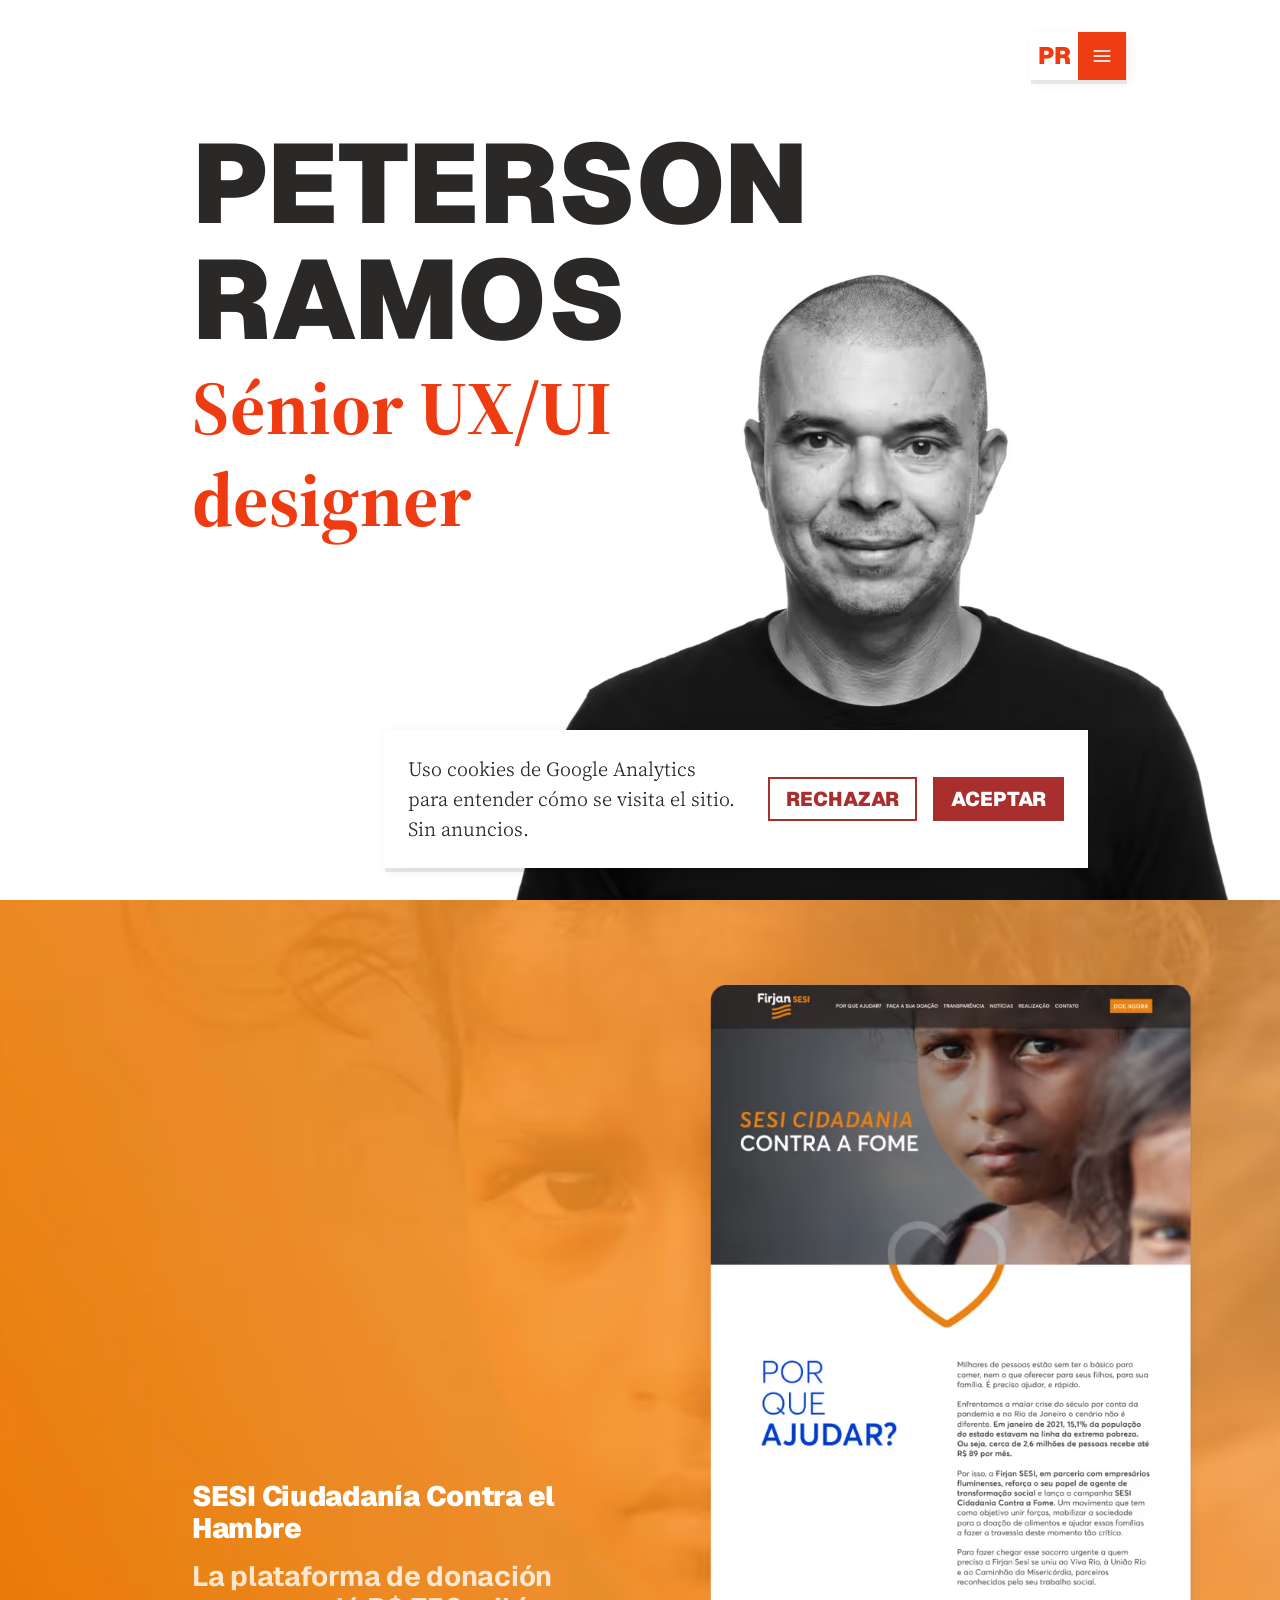
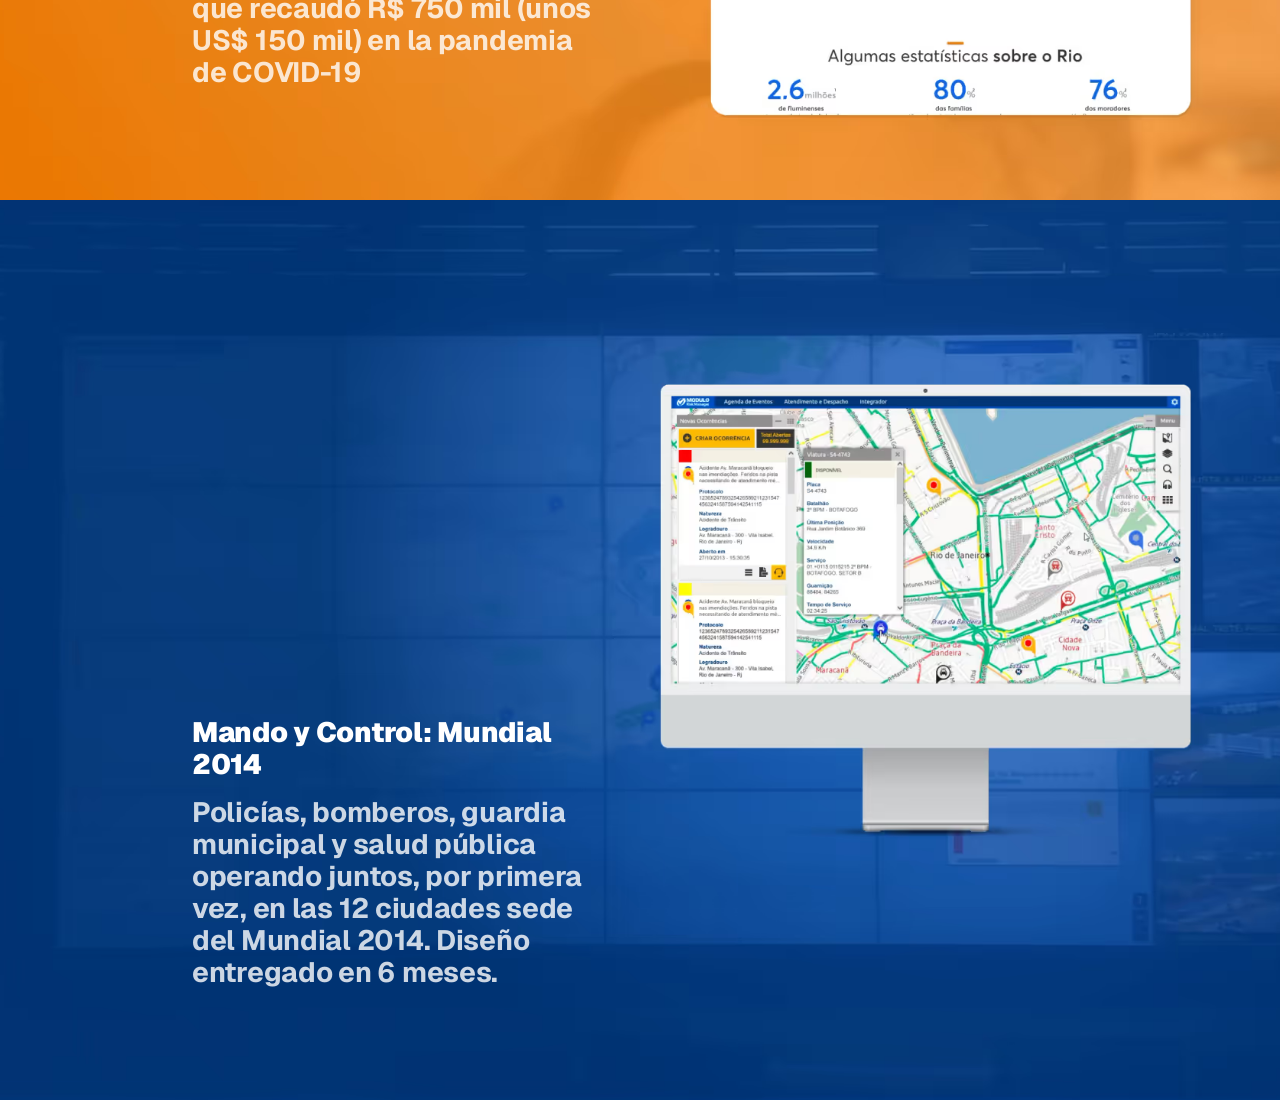
<file: es/index.html>
<!DOCTYPE html><html lang="es-419" data-astro-cid-sckkx6r4> <head><meta charset="UTF-8"><!-- Idioma de entrada: escolha salva no menu ou, sem ela, o idioma do
		     aparelho (PT, EN ou ES; outro qualquer → EN). Roda antes de pintar,
		     para não piscar o idioma errado. Robôs de busca ficam na URL pedida.
		     Fora da 404 (noindex): lá a URL não existe e o redirecionamento
		     entraria em laço. --><script>(function(){const langConfig = "{\"current\":\"es\",\"key\":\"pr-lang\",\"fallback\":\"en\"}";

			(function () {
				var c = JSON.parse(langConfig);
				var supported = ['pt', 'en', 'es'];
				var want = null;
				try {
					want = localStorage.getItem(c.key);
				} catch (e) {}
				if (supported.indexOf(want) < 0) {
					// Só na entrada: vindo de outra página do site, respeita a URL
					// (vale também para quem trocou de idioma sem storage).
					if (document.referrer.indexOf(location.origin + '/') === 0) return;
					if (/bot|crawl|spider|slurp|lighthouse|headless/i.test(navigator.userAgent)) return;
					var device = ((navigator.languages && navigator.languages[0]) || navigator.language || '')
						.slice(0, 2)
						.toLowerCase();
					want = supported.indexOf(device) >= 0 ? device : c.fallback;
				}
				if (want === c.current) return;
				var path = location.pathname.replace(/^\/(en|es)(?=\/|$)/, '') || '/';
				var target = want === 'pt' ? path : '/' + want + path;
				location.replace(target + location.search + location.hash);
			})();
		})();</script><meta name="viewport" content="width=device-width, initial-scale=1"><script>(function(){const gtmId = "GTM-MZGNXW39";
const consentKey = "pr-consent";

			window.dataLayer = window.dataLayer || [];
			function gtag() {
				dataLayer.push(arguments);
			}
			window.gtag = gtag;
			var granted = false;
			try {
				granted = localStorage.getItem(consentKey) === 'granted';
			} catch (e) {}
			gtag('consent', 'default', {
				ad_storage: 'denied',
				ad_user_data: 'denied',
				ad_personalization: 'denied',
				analytics_storage: granted ? 'granted' : 'denied',
				wait_for_update: 500,
			});
			// Snippet oficial do GTM.
			(function (w, d, s, l, i) {
				w[l] = w[l] || [];
				w[l].push({ 'gtm.start': new Date().getTime(), event: 'gtm.js' });
				var f = d.getElementsByTagName(s)[0],
					j = d.createElement(s),
					dl = l != 'dataLayer' ? '&l=' + l : '';
				j.async = true;
				j.src = 'https://www.googletagmanager.com/gtm.js?id=' + i + dl;
				f.parentNode.insertBefore(j, f);
			})(window, document, 'script', 'dataLayer', gtmId);
		})();</script><link rel="icon" href="/favicon.ico" sizes="32x32"><link rel="icon" type="image/svg+xml" href="/favicon.svg"><link rel="apple-touch-icon" href="/apple-touch-icon.png"><meta name="generator" content="Astro v6.4.8"><title>Peterson Ramos | Portafolio de Sénior UX/UI Designer</title><meta name="description" content="Peterson Ramos, Sénior UX/UI Designer. Diseño de producto, Design System, UX Research y front-end para fintech, SaaS y sectores regulados."><link rel="canonical" href="https://petersonramos.com.br/es/"><link rel="alternate" hreflang="pt-BR" href="https://petersonramos.com.br/"><link rel="alternate" hreflang="en-US" href="https://petersonramos.com.br/en/"><link rel="alternate" hreflang="es-419" href="https://petersonramos.com.br/es/"><link rel="alternate" hreflang="x-default" href="https://petersonramos.com.br/en/"><meta property="og:type" content="website"><meta property="og:site_name" content="Peterson Ramos"><meta property="og:locale" content="es_LA"><meta property="og:title" content="Peterson Ramos | Portafolio de Sénior UX/UI Designer"><meta property="og:description" content="Peterson Ramos, Sénior UX/UI Designer. Diseño de producto, Design System, UX Research y front-end para fintech, SaaS y sectores regulados."><meta property="og:url" content="https://petersonramos.com.br/es/"><meta property="og:image" content="https://petersonramos.com.br/_astro/peterson-ramos-site-image-es.CI12edjW_nigwe.jpg"><meta property="og:image:width" content="1200"><meta property="og:image:height" content="630"><meta property="og:image:alt" content="Peterson Ramos, Sénior UX/UI Designer"><meta name="twitter:card" content="summary_large_image"><script type="application/ld+json">{"@context":"https://schema.org","@type":"Person","name":"Peterson Ramos","jobTitle":"Sénior UX/UI Designer","email":"mailto:petersondrs@gmail.com","sameAs":["https://www.linkedin.com/in/petersonramos"],"knowsAbout":["Diseño UX","Diseño UI","Diseño de producto","Design System","UX Research","Arquitectura de la información","Prototipado","Usabilidad","Accesibilidad (WCAG)","Interacción Humano-Computadora","Figma","Front-end","DesignOps","Diseño de servicios","Discovery de producto","IA generativa aplicada al diseño","Fintech","SaaS","B2B"],"alumniOf":{"@type":"CollegeOrUniversity","name":"PUC-Rio"},"inLanguage":"es-419","url":"https://petersonramos.com.br/es/"}</script><link rel="preconnect" href="https://fonts.googleapis.com"><link rel="preconnect" href="https://fonts.gstatic.com" crossorigin><link href="https://fonts.googleapis.com/css2?family=Geist:wght@500..900&family=Source+Serif+4:opsz,wght@8..60,350..700&display=swap" rel="stylesheet"><style>html.lenis,html.lenis body{height:auto}.lenis:not(.lenis-autoToggle).lenis-stopped{overflow:clip}.lenis [data-lenis-prevent],.lenis [data-lenis-prevent-wheel],.lenis [data-lenis-prevent-touch],.lenis [data-lenis-prevent-vertical],.lenis [data-lenis-prevent-horizontal]{overscroll-behavior:contain}.lenis.lenis-smooth iframe{pointer-events:none}.lenis.lenis-autoToggle{transition-property:overflow;transition-duration:1ms;transition-behavior:allow-discrete}
.case-button[data-astro-cid-5yl5xskq]{position:relative;display:inline-flex;align-items:center;font-family:var(--pr-font-display);font-weight:700;font-size:calc(var(--pr-heading-h5-size) * .75);line-height:1;text-transform:uppercase;white-space:nowrap}.case-button[data-astro-cid-5yl5xskq] .link-marker,.case-button[data-astro-cid-5yl5xskq] .link-marker-fill-text{padding:.5rem 1rem}.case-button[data-astro-cid-5yl5xskq] .link-marker{margin:0}.case-cursor[data-astro-cid-zuo2wnby]{display:none;position:fixed;top:0;left:0;z-index:80;pointer-events:none;opacity:0;visibility:hidden;will-change:transform;transition:opacity 80ms ease}html[data-case-cursor-ready] .case-cursor[data-astro-cid-zuo2wnby]{display:block}.case-cursor[data-astro-cid-zuo2wnby].is-on{opacity:1;visibility:visible}@media(prefers-reduced-motion:reduce){.case-cursor[data-astro-cid-zuo2wnby]{transition:none}}html[data-case-cursor-ready] [data-case-hero]{cursor:pointer}html[data-case-cursor-ready] [data-case-hero] .case-highlight__btn{display:none}html[data-case-cursor-ready] [data-case-hero]:focus-visible .case-highlight__btn{display:block}.case-highlight__device[data-astro-cid-ecgrnnyh]{width:min(100%,calc((100svh - 2 * var(--pr-home-case-padding-y) - 14rem) * var(--device-ratio)))}@media(min-width:48rem){.case-highlight__device[data-astro-cid-ecgrnnyh]{width:min(90.52%,calc((100svh - 2 * var(--pr-home-case-padding-y)) * var(--device-ratio)))}}.case-highlight__grid[data-astro-cid-ecgrnnyh]{padding-bottom:calc(var(--pr-home-case-padding-y) + 100lvh - 100svh)}.case-highlight__btn[data-astro-cid-ecgrnnyh]{position:absolute;z-index:1;left:50%;top:42%;translate:-50% -50%}.case-highlight[data-astro-cid-ecgrnnyh]:focus-visible{outline:none}.case-highlight[data-astro-cid-ecgrnnyh]:focus-visible:after{content:"";position:absolute;inset:.75rem;z-index:2;border:4px solid var(--pr-gray-0);pointer-events:none}@media(prefers-reduced-motion:no-preference){@supports (animation-timeline: view()){.case-highlight[data-astro-cid-ecgrnnyh]{view-timeline:--home-case block}.case-highlight__copy[data-astro-cid-ecgrnnyh]{animation:home-case-copy linear both;animation-timeline:--home-case;animation-range:cover;will-change:translate}}}@keyframes home-case-copy{0%{translate:0 6svh}to{translate:0 -6svh}}.hero-photo[data-astro-cid-pgpo2ev5]{position:relative;flex:1;min-height:0;margin:var(--pr-space-lg) calc(-1 * var(--pr-page-padding-x)) 0}.hero-photo[data-astro-cid-pgpo2ev5] img[data-astro-cid-pgpo2ev5]{top:max(0px,100% - 100vw * .854);left:50%;width:100%;translate:-50% 0}@media(min-width:75rem),(min-width:48rem)and (orientation:landscape){.hero-copy[data-astro-cid-pgpo2ev5],.hero-photo[data-astro-cid-pgpo2ev5]{--hero-photo-top: calc( var(--pr-page-padding-top) + var(--pr-nav-size) + var(--pr-page-title-gap) )}.hero-copy[data-astro-cid-pgpo2ev5]{translate:0 max(calc(.11 * (100svh - var(--hero-photo-top)) - var(--pr-hero-name-line-height)),calc(-1 * (var(--pr-page-title-gap) - .5rem)))}.hero-photo[data-astro-cid-pgpo2ev5]{position:absolute;inset:var(--hero-photo-top) 0 0 calc(var(--pr-page-padding-x) + (100% - 2 * var(--pr-page-padding-x)) * .28);margin:0}.hero-photo[data-astro-cid-pgpo2ev5] img[data-astro-cid-pgpo2ev5]{top:auto;bottom:0;left:auto;right:clamp(1.5rem,3vw,3rem);width:auto;max-width:min(calc(var(--pr-hero-photo-width) * .8),100%);max-height:100%;translate:none}}@media(min-width:75rem){.hero-photo[data-astro-cid-pgpo2ev5] img[data-astro-cid-pgpo2ev5]{translate:0 2.1875rem}}
</style><link rel="stylesheet" href="/_astro/Layout.DHzbArR2.css"><link rel="stylesheet" href="/_astro/NavMenu.BUhfsTg2.css"></head> <body data-astro-cid-sckkx6r4> <noscript> <iframe src="https://www.googletagmanager.com/ns.html?id=GTM-MZGNXW39" height="0" width="0" style="display:none;visibility:hidden" title="Google Tag Manager" data-astro-cid-sckkx6r4></iframe> </noscript> <a href="#conteudo" class="skip-link" data-astro-cid-sckkx6r4>Saltar al contenido</a>  <main id="conteudo"> <section data-snap="start" class="relative flex min-h-svh flex-col overflow-hidden px-page-x pt-page-top" data-astro-cid-pgpo2ev5> <div class="flex h-nav box-content justify-end pb-title-gap" data-astro-cid-pgpo2ev5> <nav class="nav-fixed group flex items-center gap-md" aria-label="Menú principal" data-nav data-label-open="Abrir menú" data-label-close="Cerrar menú" data-label-copied="Copiado" data-label-email-copied="Correo copiado" data-lang-key="pr-lang" data-astro-cid-hviy6i6g>  <!-- Barra + painéis do menu (o Voltar fica de fora). --> <div class="relative shrink-0" data-nav-menu data-astro-cid-hviy6i6g> <div class="flex shadow-nav" data-astro-cid-hviy6i6g> <a href="/es/" class="flex size-nav items-center justify-center font-display font-black uppercase text-nav text-accent bg-gray-0 hover:bg-brand-light focus-visible:outline-2 focus-visible:-outline-offset-2 focus-visible:outline-brand-dark" aria-label="Peterson Ramos, inicio" data-astro-cid-hviy6i6g>
PR
</a> <div id="nav-menu-links" class="nav-links" data-astro-cid-hviy6i6g> <ul class="m-0 flex min-w-0 list-none overflow-hidden whitespace-nowrap p-0" data-astro-cid-hviy6i6g> <li data-astro-cid-hviy6i6g> <a href="/es/sobre/" class="flex h-nav items-center px-nav-label-padding font-display font-black uppercase text-nav-label text-ink-inverted transition-colors bg-accent hover:bg-brand-dark focus-visible:outline-2 focus-visible:-outline-offset-2 focus-visible:outline-brand-dark" data-astro-cid-hviy6i6g> <span class="nav-label" data-astro-cid-hviy6i6g>Sobre mí</span> </a> </li> <li data-astro-cid-hviy6i6g> <button type="button" class="flex h-nav cursor-pointer items-center border-0 px-nav-label-padding font-display font-black uppercase text-nav-label text-ink-inverted transition-colors bg-accent hover:bg-brand-dark focus-visible:outline-2 focus-visible:-outline-offset-2 focus-visible:outline-brand-dark aria-expanded:bg-brand-dark" aria-expanded="false" aria-controls="nav-contact" data-contact-toggle data-astro-cid-hviy6i6g> <span class="nav-label" data-astro-cid-hviy6i6g>Contacto</span> </button> </li> <li data-astro-cid-hviy6i6g> <button type="button" class="flex size-nav cursor-pointer items-center justify-center border-0 p-0 font-display font-black uppercase text-nav-label text-ink-inverted transition-colors bg-accent hover:bg-brand-dark focus-visible:outline-2 focus-visible:-outline-offset-2 focus-visible:outline-brand-dark aria-expanded:bg-brand-dark" aria-expanded="false" aria-controls="nav-lang" aria-label="Idioma: Español" data-lang-toggle data-astro-cid-hviy6i6g> <span class="nav-label" data-astro-cid-hviy6i6g>es</span> </button> </li> </ul> </div> <button type="button" class="flex size-nav cursor-pointer items-center justify-center border-0 p-0 text-ink-inverted transition-colors duration-300 bg-accent hover:bg-brand-dark focus-visible:outline-2 focus-visible:-outline-offset-2 focus-visible:outline-brand-dark group-data-open:bg-gray-0 group-data-open:text-accent group-data-open:hover:bg-brand-light" aria-expanded="false" aria-controls="nav-menu-links" aria-label="Abrir menú" data-nav-toggle data-astro-cid-hviy6i6g> <!-- Hambúrguer que vira X (Figma: icon/bars → icon/close, traço 2) --> <svg class="block size-nav-icon" viewBox="0 0 24 24" fill="none" stroke="currentColor" stroke-width="2" stroke-linecap="square" aria-hidden="true" data-astro-cid-hviy6i6g> <path class="nav-bar nav-bar-top" d="M3 6H21" data-astro-cid-hviy6i6g></path> <path class="nav-bar nav-bar-mid" d="M3 12H21" data-astro-cid-hviy6i6g></path> <path class="nav-bar nav-bar-bot" d="M3 18H21" data-astro-cid-hviy6i6g></path> </svg> </button> </div> <!-- Outros idiomas: quadrados empilhados logo abaixo do item de idioma,
		     que é o último antes do ✕. --> <div id="nav-lang" class="nav-lang absolute top-full right-nav z-20 pt-1" data-astro-cid-hviy6i6g> <ul class="m-0 flex list-none flex-col p-0 shadow-nav" data-astro-cid-hviy6i6g> <li data-astro-cid-hviy6i6g> <a href="/en/" hreflang="en" lang="en" aria-label="English" data-lang-choice="en" class="flex size-nav items-center justify-center font-display font-black uppercase text-nav-label text-ink-inverted transition-colors bg-accent hover:bg-brand-dark focus-visible:outline-2 focus-visible:-outline-offset-2 focus-visible:outline-brand-dark" data-astro-cid-hviy6i6g> en </a> </li><li data-astro-cid-hviy6i6g> <a href="/" hreflang="pt" lang="pt" aria-label="Português" data-lang-choice="pt" class="flex size-nav items-center justify-center font-display font-black uppercase text-nav-label text-ink-inverted transition-colors bg-accent hover:bg-brand-dark focus-visible:outline-2 focus-visible:-outline-offset-2 focus-visible:outline-brand-dark" data-astro-cid-hviy6i6g> pt </a> </li> </ul> </div> <!-- Painel de contato, alinhado à direita do item Contato (recua o idioma e
		     o ✕, ver .nav-contact). O pt-1 transparente afasta o painel da barra. --> <div id="nav-contact" class="nav-contact absolute top-full z-20 pt-1" data-astro-cid-hviy6i6g> <div class="flex w-nav-panel flex-col bg-accent p-nav-panel-padding shadow-nav" data-astro-cid-hviy6i6g> <div class="flex h-nav-item items-center gap-sm" data-astro-cid-hviy6i6g> <a href="mailto:petersondrs@gmail.com" class="nav-contact-row min-w-0 flex-1 focus-visible:outline-2 focus-visible:outline-offset-2 focus-visible:outline-gray-0" data-astro-cid-hviy6i6g> <svg width="24" height="24" viewBox="0 0 24 24" fill="none" class="size-nav-item-icon shrink-0" aria-hidden="true" data-astro-cid-hviy6i6g="true">
<g id="icon/envelope">
<path id="shape" d="M3 6L12 13L21 6M3 5H21V19H3V5Z" stroke-width="2" stroke-linecap="square" stroke="currentColor" />
</g>
</svg> <span class="nav-email" data-email-text data-astro-cid-hviy6i6g>petersondrs@gmail.com</span> </a> <button type="button" class="flex cursor-pointer border-0 bg-transparent p-0 text-ink-inverted hover:opacity-80 focus-visible:outline-2 focus-visible:outline-offset-2 focus-visible:outline-gray-0" aria-label="Copiar correo" data-copy-email="petersondrs@gmail.com" data-astro-cid-hviy6i6g> <svg width="24" height="24" viewBox="0 0 24 24" fill="none" class="size-nav-item-icon" aria-hidden="true" data-astro-cid-hviy6i6g="true">
<g id="icon/copy">
<path id="shape" d="M16 8V3H3V16H8M8 8H21V21H8V8Z" stroke-width="2" stroke-linecap="square" stroke="currentColor" />
</g>
</svg> </button> </div> <a href="https://www.linkedin.com/in/petersonramos" target="_blank" rel="noopener noreferrer" class="nav-contact-row h-nav-item focus-visible:outline-2 focus-visible:outline-offset-2 focus-visible:outline-gray-0" data-astro-cid-hviy6i6g> <svg width="24" height="24" viewBox="0 0 24 24" fill="none" class="size-nav-item-icon shrink-0" aria-hidden="true" data-astro-cid-hviy6i6g="true">
<g id="icon/external-link">
<path id="shape" d="M20 10V4H14M20 4L11 13M18 14V20H4V6H10" stroke-width="2" stroke-linecap="square" stroke="currentColor" />
</g>
</svg> <span data-astro-cid-hviy6i6g>LinkedIn</span> </a>  <button type="button" class="nav-contact-row h-nav-item cursor-pointer border-0 bg-transparent p-0 text-left focus-visible:outline-2 focus-visible:outline-offset-2 focus-visible:outline-gray-0" data-cookie-reopen data-astro-cid-hviy6i6g> <svg width="24" height="24" viewBox="0 0 24 24" fill="none" class="size-nav-item-icon shrink-0" aria-hidden="true" data-astro-cid-hviy6i6g="true">
<g id="icon/cookie">
<path id="shape" d="M20.5 12.5A8.5 8.5 0 1 1 11.5 3.5A3 3 0 0 0 15 7.5A3 3 0 0 0 20.5 12.5Z" stroke-width="2" stroke-linecap="square" stroke="currentColor" />
<path id="chips" d="M8.5 10.5H8.51M12 14H12.01M8.5 16H8.51" stroke-width="2.5" stroke-linecap="square" stroke="currentColor" />
</g>
</svg> <span data-astro-cid-hviy6i6g>Cookies</span> </button> <span class="sr-only" aria-live="polite" data-copy-status data-astro-cid-hviy6i6g></span> </div> </div> </div> </nav> <script type="module">const m=document.querySelector(".progressive-blur"),h=document.querySelectorAll("[data-nav]");if(h.length){const s=document.querySelectorAll('[data-nav-tone="dark"]'),o=()=>{h.forEach(a=>{const c=a.querySelector(".nav-back");if(!c)return;const i=c.getBoundingClientRect(),n=i.top+i.height/2,u=[...s].some(g=>{const p=g.getBoundingClientRect();return p.top<=n&&p.bottom>=n&&p.left<=i.right&&p.right>=i.left});a.toggleAttribute("data-tone-dark",u)})};addEventListener("resize",o),o();let r=scrollY,d=!1;const f=()=>{d=!1;const a=Math.max(0,scrollY),c=a-r;if(o(),Math.abs(c)<6&&a>80)return;h.forEach(n=>{const u=n.hasAttribute("data-open")||!!n.querySelector(":focus-visible"),g=a>80&&c>0&&!u;n.toggleAttribute("data-nav-hidden",g)});const i=[...h].some(n=>!n.hasAttribute("data-nav-hidden"));m?.classList.toggle("is-hidden",a<=80||!i),r=a};addEventListener("scroll",()=>{d||(d=!0,requestAnimationFrame(f))},{passive:!0}),h.forEach(a=>a.addEventListener("focusin",()=>{a.removeAttribute("data-nav-hidden"),m?.classList.toggle("is-hidden",scrollY<=80)}))}h.forEach(t=>{const l=t.querySelector("[data-nav-toggle]");if(!l)return;const s=t.querySelector("[data-contact-toggle]"),o=e=>{t.toggleAttribute("data-contact-open",e),s?.setAttribute("aria-expanded",String(e))},r=()=>t.hasAttribute("data-contact-open"),d=t.querySelector("[data-lang-toggle]"),f=e=>{t.toggleAttribute("data-lang-open",e),d?.setAttribute("aria-expanded",String(e))},a=()=>t.hasAttribute("data-lang-open"),c=e=>{t.toggleAttribute("data-open",e),l.setAttribute("aria-expanded",String(e)),l.setAttribute("aria-label",(e?t.dataset.labelClose:t.dataset.labelOpen)??""),e||(o(!1),f(!1))},i=()=>t.hasAttribute("data-open");s?.addEventListener("click",()=>{f(!1),o(!r())}),d?.addEventListener("click",()=>{o(!1),f(!a())}),t.querySelectorAll("[data-lang-choice]").forEach(e=>{e.addEventListener("click",()=>{try{localStorage.setItem(t.dataset.langKey??"",e.dataset.langChoice??"")}catch{}})});const n=t.querySelector("[data-copy-email]"),u=t.querySelector("[data-email-text]"),g=t.querySelector("[data-copy-status]");let p;n?.addEventListener("click",async()=>{const e=n.dataset.copyEmail??"";try{await navigator.clipboard.writeText(e)}catch{return}u&&(u.textContent=t.dataset.labelCopied??""),g&&(g.textContent=t.dataset.labelEmailCopied??""),window.clearTimeout(p),p=window.setTimeout(()=>{u&&(u.textContent=e),g&&(g.textContent="")},1500)}),l.addEventListener("click",()=>c(!i())),t.querySelector("[data-cookie-reopen]")?.addEventListener("click",()=>{c(!1),dispatchEvent(new Event("pr:cookies-open"))}),document.addEventListener("click",e=>{i()&&!t.contains(e.target)&&c(!1)}),document.addEventListener("keydown",e=>{e.key==="Escape"&&(a()?(f(!1),d?.focus()):r()?(o(!1),s?.focus()):i()&&(c(!1),l.focus()))})});const b=document.querySelector("[data-nav-back]");b?.addEventListener("click",t=>{const l=r=>r.replace(/\/$/,"")||"/",s=location.pathname.match(/\/cases\/([^/]+)/)?.[1];let o=!1;try{const r=new URL(document.referrer),d=JSON.parse(sessionStorage.getItem("home-return")||"null");o=r.origin===location.origin&&l(r.pathname)===l(b.pathname)&&!!s&&d?.slug===s}catch{}if(o&&history.length>1){t.preventDefault(),history.back();return}try{s&&sessionStorage.setItem("home-return",JSON.stringify({slug:s,pending:!0}))}catch{}});</script> </div> <div class="hero-copy relative z-10 flex flex-col gap-hero-stack whitespace-nowrap" data-astro-cid-pgpo2ev5> <h1 class="m-0 font-display font-black uppercase text-hero-name text-ink" data-astro-cid-pgpo2ev5> <span class="block" data-astro-cid-pgpo2ev5>Peterson</span> <span class="block" data-astro-cid-pgpo2ev5>Ramos</span> </h1> <p class="m-0 font-body font-bold text-hero-role text-accent" data-astro-cid-pgpo2ev5> <span class="block" data-astro-cid-pgpo2ev5>Sénior UX/UI</span> <span class="block" data-astro-cid-pgpo2ev5>designer</span> </p> </div> <div class="hero-photo" data-astro-cid-pgpo2ev5> <picture data-astro-cid-pgpo2ev5> <source type="image/avif" srcset="/_astro/peterson-hero.BTU0qnbd_obV15.avif 256w, /_astro/peterson-hero.BTU0qnbd_2kyyma.avif 512w, /_astro/peterson-hero.BTU0qnbd_Z42Rgj.avif 768w, /_astro/peterson-hero.BTU0qnbd_rY1mQ.avif 1024w" sizes="(min-width: 150rem) 1480px, (min-width: 112.5rem) 1110px, (min-width: 75rem) 835px, 100vw" width="1024" height="1024" data-astro-cid-pgpo2ev5><source type="image/webp" srcset="/_astro/peterson-hero.BTU0qnbd_Z2ayivB.webp 256w, /_astro/peterson-hero.BTU0qnbd_ZebFaw.webp 512w, /_astro/peterson-hero.BTU0qnbd_2ro20V.webp 768w, /_astro/peterson-hero.BTU0qnbd_2iihej.webp 1024w" sizes="(min-width: 150rem) 1480px, (min-width: 112.5rem) 1110px, (min-width: 75rem) 835px, 100vw" width="1024" height="1024" data-astro-cid-pgpo2ev5> <img src="/_astro/peterson-hero.BTU0qnbd_2iihej.webp" alt="Retrato de Peterson Ramos" width="1024" height="1024" loading="eager" fetchpriority="high" decoding="async" class="absolute block h-auto max-w-none" data-astro-cid-pgpo2ev5> </picture> </div> </section> <section aria-label="Casos" class="flex flex-col"> <a href="/es/cases/sesi-cidadania/" class="case-highlight group relative block overflow-hidden bg-gray-200 no-underline" data-case-hero data-snap="center" data-case-slug="sesi-cidadania" aria-label="Ver caso: SESI Ciudadanía Contra el Hambre" data-astro-cid-ecgrnnyh> <picture data-astro-cid-ecgrnnyh> <source media="(max-width: 47.99rem)" type="image/avif" srcset="/_astro/hero_homepage_case_sesi_mobile_1x.1G_olea6_asShm.avif 480w, /_astro/hero_homepage_case_sesi_mobile_1x.1G_olea6_Z1ICjA5.avif 768w" sizes="max(100vw, 49lvh)" data-astro-cid-ecgrnnyh><source media="(max-width: 47.99rem)" type="image/webp" srcset="/_astro/hero_homepage_case_sesi_mobile_1x.1G_olea6_Z2l59kG.webp 480w, /_astro/hero_homepage_case_sesi_mobile_1x.1G_olea6_1AfEal.webp 768w" sizes="max(100vw, 49lvh)" data-astro-cid-ecgrnnyh> <source type="image/avif" srcset="/_astro/hero_homepage_case_sesi_desktop_1x.9Gve5IvF_ZdODsI.avif 640w, /_astro/hero_homepage_case_sesi_desktop_1x.9Gve5IvF_1b5mVj.avif 1280w, /_astro/hero_homepage_case_sesi_desktop_1x.9Gve5IvF_Z2cn7U4.avif 1920w, /_astro/hero_homepage_case_sesi_desktop_1x.9Gve5IvF_Z1eEdLp.avif 2560w" sizes="max(100vw, 164lvh)" data-astro-cid-ecgrnnyh><source type="image/webp" srcset="/_astro/hero_homepage_case_sesi_desktop_1x.9Gve5IvF_1aBOJN.webp 640w, /_astro/hero_homepage_case_sesi_desktop_1x.9Gve5IvF_Z19J4xP.webp 1280w, /_astro/hero_homepage_case_sesi_desktop_1x.9Gve5IvF_1tX42n.webp 1920w, /_astro/hero_homepage_case_sesi_desktop_1x.9Gve5IvF_2rFXb2.webp 2560w" sizes="max(100vw, 164lvh)" data-astro-cid-ecgrnnyh> <img src="/_astro/hero_homepage_case_sesi_desktop_1x.9Gve5IvF_Z19J4xP.webp" alt="" loading="lazy" decoding="async" class="absolute inset-0 block size-full object-cover transition-transform duration-700 ease-out group-hover:scale-[1.02]" data-astro-cid-ecgrnnyh> </picture> <div class="case-highlight__grid relative grid min-h-lvh gap-y-case-gap px-page-x py-home-case-y md:grid-cols-2 md:gap-x-grid-gap md:gap-y-0 content-end" data-astro-cid-ecgrnnyh> <div class="case-highlight__copy flex flex-col justify-end gap-4 font-display text-h5 md:col-start-1 md:row-start-1 text-gray-0" data-astro-cid-ecgrnnyh> <h2 class="m-0 font-black" data-astro-cid-ecgrnnyh>SESI Ciudadanía Contra el Hambre</h2> <p class="m-0 font-bold opacity-80" data-astro-cid-ecgrnnyh>La plataforma de donación que recaudó R$ 750 mil (unos US$ 150 mil) en la pandemia de COVID-19</p> </div> <div class="case-highlight__btn" data-astro-cid-ecgrnnyh> <span class="case-button" aria-hidden="true" data-astro-cid-5yl5xskq> <span class="link-marker" data-astro-cid-5yl5xskq> Ver caso <span class="link-marker-fill" aria-hidden="true" data-astro-cid-5yl5xskq> <span class="link-marker-fill-text" data-astro-cid-5yl5xskq>Ver caso</span> </span> </span> </span> </div> </div> </a><a href="/es/cases/modulo-c4i/" class="case-highlight group relative block overflow-hidden bg-gray-200 no-underline" data-case-hero data-snap="center" data-case-slug="modulo-c4i" aria-label="Ver caso: Mando y Control: Mundial 2014" data-astro-cid-ecgrnnyh> <picture data-astro-cid-ecgrnnyh> <source media="(max-width: 47.99rem)" type="image/avif" srcset="/_astro/hero_homepage_case_cicc_mobile_1x.B2YG3lBE_Z25mwd3.avif 480w, /_astro/hero_homepage_case_cicc_mobile_1x.B2YG3lBE_15IoIr.avif 768w" sizes="max(100vw, 49lvh)" data-astro-cid-ecgrnnyh><source media="(max-width: 47.99rem)" type="image/webp" srcset="/_astro/hero_homepage_case_cicc_mobile_1x.B2YG3lBE_tgyXP.webp 480w, /_astro/hero_homepage_case_cicc_mobile_1x.B2YG3lBE_ZEzKk4.webp 768w" sizes="max(100vw, 49lvh)" data-astro-cid-ecgrnnyh> <source type="image/avif" srcset="/_astro/hero_homepage_case_cicc_desktop_1x.BXaAt1Ul_ZpVrsM.avif 640w, /_astro/hero_homepage_case_cicc_desktop_1x.BXaAt1Ul_6OBId.avif 1280w, /_astro/hero_homepage_case_cicc_desktop_1x.BXaAt1Ul_1NyfFL.avif 1920w, /_astro/hero_homepage_case_cicc_desktop_1x.BXaAt1Ul_Z2iTXYv.avif 2560w" sizes="max(100vw, 164lvh)" data-astro-cid-ecgrnnyh><source type="image/webp" srcset="/_astro/hero_homepage_case_cicc_desktop_1x.BXaAt1Ul_Xv1JJ.webp 640w, /_astro/hero_homepage_case_cicc_desktop_1x.BXaAt1Ul_Z2dYOKV.webp 1280w, /_astro/hero_homepage_case_cicc_desktop_1x.BXaAt1Ul_pHiOh.webp 1920w, /_astro/hero_homepage_case_cicc_desktop_1x.BXaAt1Ul_1nqcWV.webp 2560w" sizes="max(100vw, 164lvh)" data-astro-cid-ecgrnnyh> <img src="/_astro/hero_homepage_case_cicc_desktop_1x.BXaAt1Ul_Z2dYOKV.webp" alt="" loading="lazy" decoding="async" class="absolute inset-0 block size-full object-cover transition-transform duration-700 ease-out group-hover:scale-[1.02]" data-astro-cid-ecgrnnyh> </picture> <div class="case-highlight__grid relative grid min-h-lvh gap-y-case-gap px-page-x py-home-case-y md:grid-cols-2 md:gap-x-grid-gap md:gap-y-0 content-end" data-astro-cid-ecgrnnyh> <div class="case-highlight__copy flex flex-col justify-end gap-4 font-display text-h5 md:col-start-1 md:row-start-1 text-gray-0" data-astro-cid-ecgrnnyh> <h2 class="m-0 font-black" data-astro-cid-ecgrnnyh>Mando y Control: Mundial 2014</h2> <p class="m-0 font-bold opacity-80" data-astro-cid-ecgrnnyh>Policías, bomberos, guardia municipal y salud pública operando juntos, por primera vez, en las 12 ciudades sede del Mundial 2014. Diseño entregado en 6 meses.</p> </div> <div class="case-highlight__btn" data-astro-cid-ecgrnnyh> <span class="case-button" aria-hidden="true" data-astro-cid-5yl5xskq> <span class="link-marker" data-astro-cid-5yl5xskq> Ver caso <span class="link-marker-fill" aria-hidden="true" data-astro-cid-5yl5xskq> <span class="link-marker-fill-text" data-astro-cid-5yl5xskq>Ver caso</span> </span> </span> </span> </div> </div> </a> </section> </main> <div class="case-cursor" data-case-cursor aria-hidden="true" data-astro-cid-zuo2wnby> <span class="case-button" aria-hidden="true" data-astro-cid-5yl5xskq> <span class="link-marker" data-astro-cid-5yl5xskq> Ver caso <span class="link-marker-fill" aria-hidden="true" data-astro-cid-5yl5xskq> <span class="link-marker-fill-text" data-astro-cid-5yl5xskq>Ver caso</span> </span> </span> </span> </div> <script type="module">const a=document.querySelector("[data-case-cursor]"),p=document.querySelectorAll("[data-case-hero]"),E=window.matchMedia("(hover: hover) and (pointer: fine)");if(a&&p.length&&E.matches){document.documentElement.dataset.caseCursorReady="";const m=2,f=2;let n=0,r=0,t=!1,c=!1;const i=e=>e.pointerType==="touch",o=e=>e instanceof Element?e.closest("[data-case-hero]"):null,d=()=>{a.style.transform=`translate(${n+m}px, ${r+f}px)`},h=()=>{c=!1,d()},u=(e,s)=>{n=e,r=s,c||(c=!0,requestAnimationFrame(h))},v=(e,s)=>{if(n=e,r=s,!t){t=!0,d(),a.classList.add("is-on");return}u(e,s)},l=()=>{t&&(t=!1,a.classList.remove("is-on"))};document.addEventListener("pointerover",e=>{i(e)||!o(e.target)||v(e.clientX,e.clientY)}),document.addEventListener("pointermove",e=>{!t||i(e)||!o(e.target)||u(e.clientX,e.clientY)},{passive:!0}),document.addEventListener("pointerout",e=>{!o(e.target)||o(e.relatedTarget)||l()}),addEventListener("scroll",()=>{if(!t)return;document.elementFromPoint(n,r)?.closest("[data-case-hero]")||l()},{passive:!0})}</script> <script type="module">const t="home-return",o=()=>{try{return JSON.parse(sessionStorage.getItem(t)||"null")}catch{return null}},s=o();try{sessionStorage.removeItem(t)}catch{}const n=performance.getEntriesByType("navigation")[0],c=n?.type==="back_forward",a=s&&document.querySelector(`[data-case-slug="${CSS.escape(s.slug)}"]`);a&&(c||s.pending)&&("scrollRestoration"in history&&(history.scrollRestoration="manual"),a.scrollIntoView({block:"center",behavior:"instant"}));document.querySelectorAll("[data-case-slug]").forEach(e=>{e.addEventListener("click",()=>{try{sessionStorage.setItem(t,JSON.stringify({slug:e.dataset.caseSlug}))}catch{}})});addEventListener("pageshow",e=>{if(!e.persisted)return;const r=o();try{sessionStorage.removeItem(t)}catch{}(r&&document.querySelector(`[data-case-slug="${CSS.escape(r.slug)}"]`))?.scrollIntoView({block:"center",behavior:"instant"})});</script> <script type="module" src="/_astro/SmoothScroll.astro_astro_type_script_index_0_lang.VuBtUxyv.js"></script>  <div class="progressive-blur is-hidden" aria-hidden="true" data-astro-cid-kimymvsu> <div class="progressive-blur__layer is--1" data-astro-cid-kimymvsu></div> <div class="progressive-blur__layer is--2" data-astro-cid-kimymvsu></div> <div class="progressive-blur__layer is--3" data-astro-cid-kimymvsu></div> </div> <section class="cookie-banner" aria-label="Aviso de cookies" data-cookie-banner data-consent-key="pr-consent" hidden data-astro-cid-fzbxxtek><p class="m-0 font-body text-body-sm text-ink" data-astro-cid-fzbxxtek>Uso cookies de Google Analytics para entender cómo se visita el sitio. Sin anuncios.</p><div class="flex shrink-0 gap-sm" data-astro-cid-fzbxxtek><button type="button" class="cookie-btn cookie-btn--ghost" data-consent="denied" data-astro-cid-fzbxxtek>Rechazar</button><button type="button" class="cookie-btn cookie-btn--primary" data-consent="granted" data-astro-cid-fzbxxtek>Aceptar</button></div></section><script type="module">const e=document.querySelector("[data-cookie-banner]");if(e){const n=e.dataset.consentKey??"";let t=null;try{t=localStorage.getItem(n)}catch{}t!=="granted"&&t!=="denied"&&(e.hidden=!1),e.querySelectorAll("[data-consent]").forEach(a=>{a.addEventListener("click",()=>{const c=a.dataset.consent;try{localStorage.setItem(n,c)}catch{}window.gtag?.("consent","update",{analytics_storage:c}),e.hidden=!0})}),addEventListener("pr:cookies-open",()=>{e.hidden=!1,e.querySelector("[data-consent]")?.focus()})}</script></body></html>
</file>
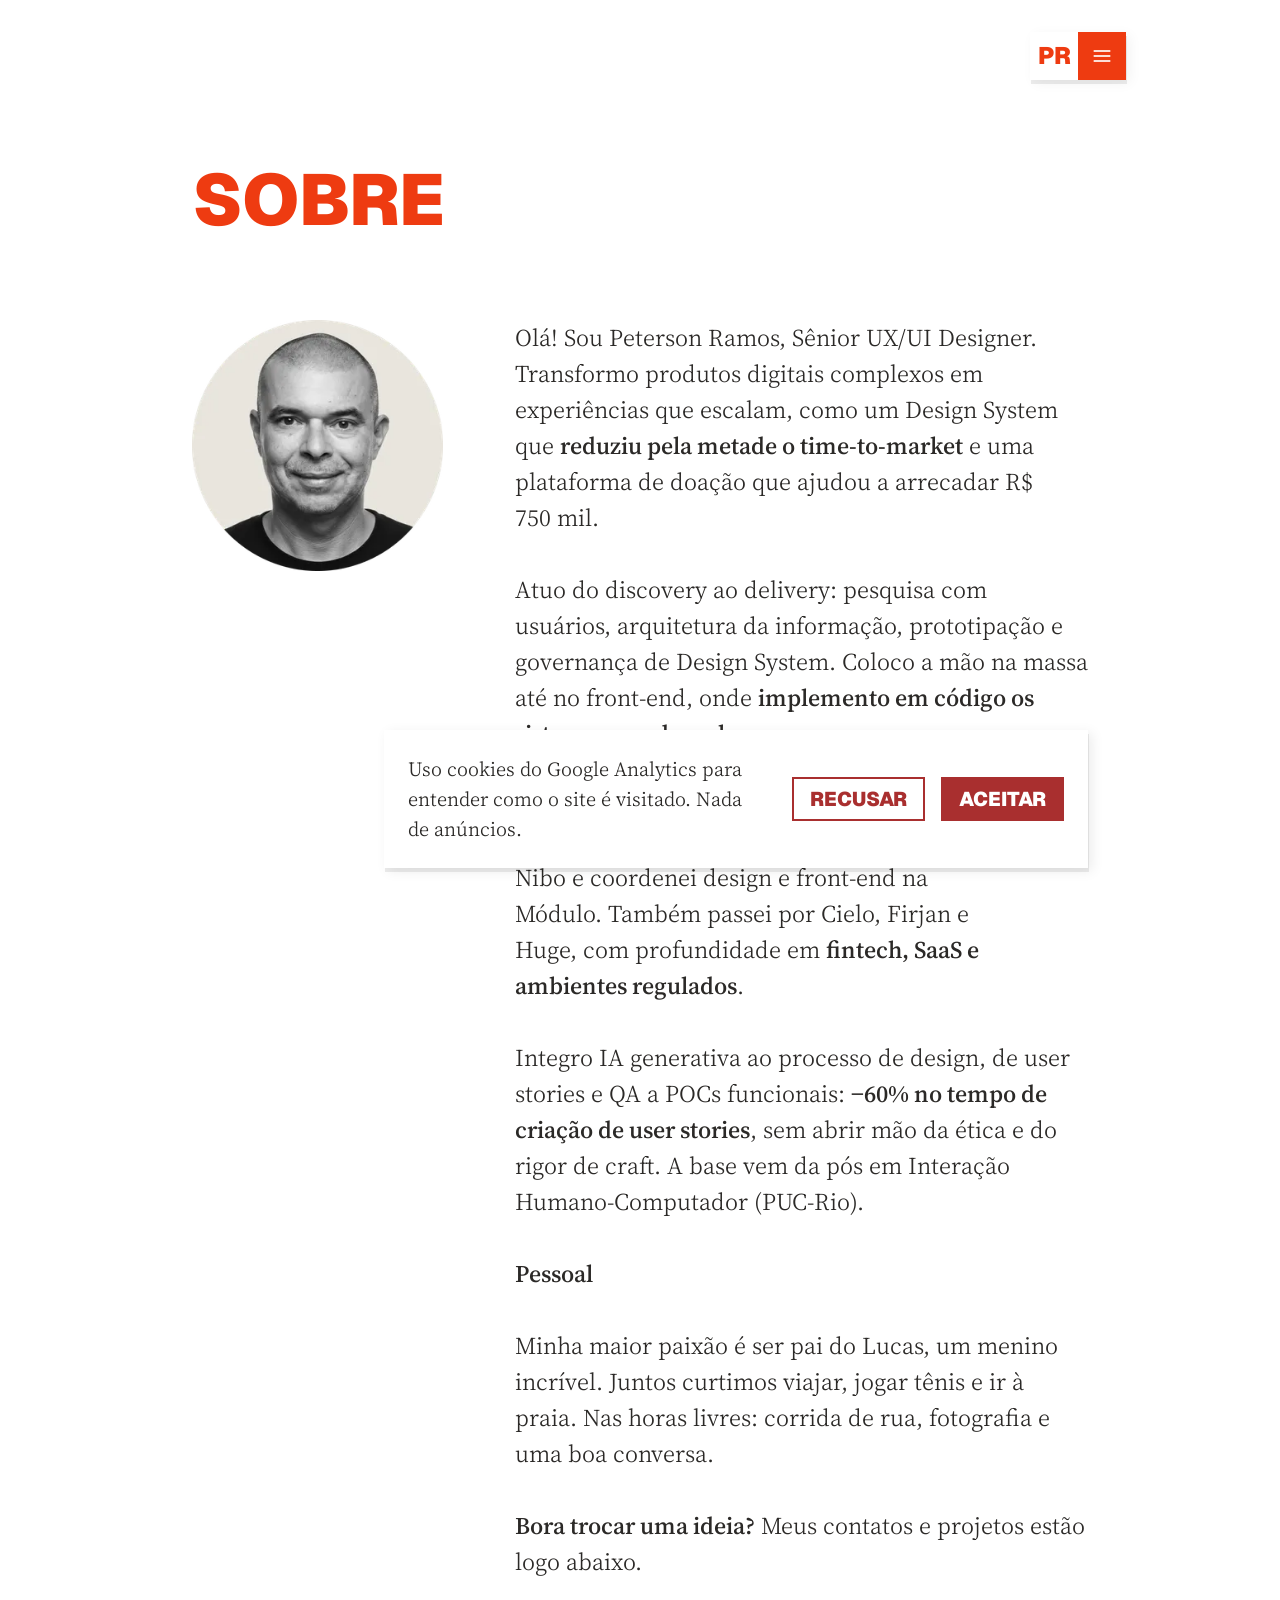
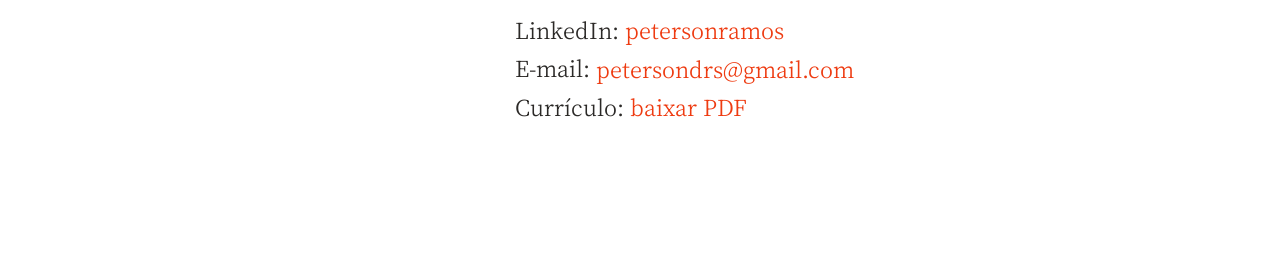
<file: sobre/index.html>
<!DOCTYPE html><html lang="pt-BR" data-astro-cid-sckkx6r4> <head><meta charset="UTF-8"><!-- Idioma de entrada: escolha salva no menu ou, sem ela, o idioma do
		     aparelho (PT, EN ou ES; outro qualquer → EN). Roda antes de pintar,
		     para não piscar o idioma errado. Robôs de busca ficam na URL pedida.
		     Fora da 404 (noindex): lá a URL não existe e o redirecionamento
		     entraria em laço. --><script>(function(){const langConfig = "{\"current\":\"pt\",\"key\":\"pr-lang\",\"fallback\":\"en\"}";

			(function () {
				var c = JSON.parse(langConfig);
				var supported = ['pt', 'en', 'es'];
				var want = null;
				try {
					want = localStorage.getItem(c.key);
				} catch (e) {}
				if (supported.indexOf(want) < 0) {
					// Só na entrada: vindo de outra página do site, respeita a URL
					// (vale também para quem trocou de idioma sem storage).
					if (document.referrer.indexOf(location.origin + '/') === 0) return;
					if (/bot|crawl|spider|slurp|lighthouse|headless/i.test(navigator.userAgent)) return;
					var device = ((navigator.languages && navigator.languages[0]) || navigator.language || '')
						.slice(0, 2)
						.toLowerCase();
					want = supported.indexOf(device) >= 0 ? device : c.fallback;
				}
				if (want === c.current) return;
				var path = location.pathname.replace(/^\/(en|es)(?=\/|$)/, '') || '/';
				var target = want === 'pt' ? path : '/' + want + path;
				location.replace(target + location.search + location.hash);
			})();
		})();</script><meta name="viewport" content="width=device-width, initial-scale=1"><script>(function(){const gtmId = "GTM-MZGNXW39";
const consentKey = "pr-consent";

			window.dataLayer = window.dataLayer || [];
			function gtag() {
				dataLayer.push(arguments);
			}
			window.gtag = gtag;
			var granted = false;
			try {
				granted = localStorage.getItem(consentKey) === 'granted';
			} catch (e) {}
			gtag('consent', 'default', {
				ad_storage: 'denied',
				ad_user_data: 'denied',
				ad_personalization: 'denied',
				analytics_storage: granted ? 'granted' : 'denied',
				wait_for_update: 500,
			});
			// Snippet oficial do GTM.
			(function (w, d, s, l, i) {
				w[l] = w[l] || [];
				w[l].push({ 'gtm.start': new Date().getTime(), event: 'gtm.js' });
				var f = d.getElementsByTagName(s)[0],
					j = d.createElement(s),
					dl = l != 'dataLayer' ? '&l=' + l : '';
				j.async = true;
				j.src = 'https://www.googletagmanager.com/gtm.js?id=' + i + dl;
				f.parentNode.insertBefore(j, f);
			})(window, document, 'script', 'dataLayer', gtmId);
		})();</script><link rel="icon" href="/favicon.ico" sizes="32x32"><link rel="icon" type="image/svg+xml" href="/favicon.svg"><link rel="apple-touch-icon" href="/apple-touch-icon.png"><meta name="generator" content="Astro v6.4.8"><title>Sobre | Peterson Ramos</title><meta name="description" content="Sênior UX/UI Designer do discovery ao delivery: Design System que reduziu pela metade o time-to-market, pesquisa com usuários e IA generativa no processo."><link rel="canonical" href="https://petersonramos.com.br/sobre/"><link rel="alternate" hreflang="pt-BR" href="https://petersonramos.com.br/sobre/"><link rel="alternate" hreflang="en-US" href="https://petersonramos.com.br/en/sobre/"><link rel="alternate" hreflang="es-419" href="https://petersonramos.com.br/es/sobre/"><link rel="alternate" hreflang="x-default" href="https://petersonramos.com.br/en/sobre/"><meta property="og:type" content="website"><meta property="og:site_name" content="Peterson Ramos"><meta property="og:locale" content="pt_BR"><meta property="og:title" content="Sobre | Peterson Ramos"><meta property="og:description" content="Sênior UX/UI Designer do discovery ao delivery: Design System que reduziu pela metade o time-to-market, pesquisa com usuários e IA generativa no processo."><meta property="og:url" content="https://petersonramos.com.br/sobre/"><meta property="og:image" content="https://petersonramos.com.br/_astro/peterson-ramos-site-image-pt.Bibpddci_Z1VbihT.jpg"><meta property="og:image:width" content="1200"><meta property="og:image:height" content="630"><meta property="og:image:alt" content="Peterson Ramos, Sênior UX/UI Designer"><meta name="twitter:card" content="summary_large_image"><script type="application/ld+json">{"@context":"https://schema.org","@type":"Person","name":"Peterson Ramos","jobTitle":"Sênior UX/UI Designer","email":"mailto:petersondrs@gmail.com","sameAs":["https://www.linkedin.com/in/petersonramos"],"knowsAbout":["UX Design","UI Design","Design de produto","Design System","UX Research","Arquitetura da informação","Prototipação","Usabilidade","Acessibilidade (WCAG)","Interação Humano-Computador","Figma","Front-end","DesignOps","Service Design","Discovery de produto","IA generativa aplicada ao design","Fintech","SaaS","B2B"],"alumniOf":{"@type":"CollegeOrUniversity","name":"PUC-Rio"},"inLanguage":"pt-BR","url":"https://petersonramos.com.br/"}</script><link rel="preconnect" href="https://fonts.googleapis.com"><link rel="preconnect" href="https://fonts.gstatic.com" crossorigin><link href="https://fonts.googleapis.com/css2?family=Geist:wght@500..900&family=Source+Serif+4:opsz,wght@8..60,350..700&display=swap" rel="stylesheet"><link rel="stylesheet" href="/_astro/Layout.DHzbArR2.css"><link rel="stylesheet" href="/_astro/NavMenu.BUhfsTg2.css"></head> <body data-astro-cid-sckkx6r4> <noscript> <iframe src="https://www.googletagmanager.com/ns.html?id=GTM-MZGNXW39" height="0" width="0" style="display:none;visibility:hidden" title="Google Tag Manager" data-astro-cid-sckkx6r4></iframe> </noscript> <a href="#conteudo" class="skip-link" data-astro-cid-sckkx6r4>Pular para o conteúdo</a>  <main id="conteudo" class="px-page-x pt-page-top pb-page-bottom"> <header class="flex flex-col gap-header-gap pb-title-gap"> <div class="flex h-nav justify-end"> <nav class="nav-fixed group flex items-center gap-md" aria-label="Menu principal" data-nav data-label-open="Abrir menu" data-label-close="Fechar menu" data-label-copied="Copiado" data-label-email-copied="E-mail copiado" data-lang-key="pr-lang" data-astro-cid-hviy6i6g>  <!-- Barra + painéis do menu (o Voltar fica de fora). --> <div class="relative shrink-0" data-nav-menu data-astro-cid-hviy6i6g> <div class="flex shadow-nav" data-astro-cid-hviy6i6g> <a href="/" class="flex size-nav items-center justify-center font-display font-black uppercase text-nav text-accent bg-gray-0 hover:bg-brand-light focus-visible:outline-2 focus-visible:-outline-offset-2 focus-visible:outline-brand-dark" aria-label="Peterson Ramos, início" data-astro-cid-hviy6i6g>
PR
</a> <div id="nav-menu-links" class="nav-links" data-astro-cid-hviy6i6g> <ul class="m-0 flex min-w-0 list-none overflow-hidden whitespace-nowrap p-0" data-astro-cid-hviy6i6g> <li data-astro-cid-hviy6i6g> <a href="/sobre/" class="flex h-nav items-center px-nav-label-padding font-display font-black uppercase text-nav-label text-ink-inverted transition-colors bg-accent hover:bg-brand-dark focus-visible:outline-2 focus-visible:-outline-offset-2 focus-visible:outline-brand-dark" data-astro-cid-hviy6i6g> <span class="nav-label" data-astro-cid-hviy6i6g>Sobre</span> </a> </li> <li data-astro-cid-hviy6i6g> <button type="button" class="flex h-nav cursor-pointer items-center border-0 px-nav-label-padding font-display font-black uppercase text-nav-label text-ink-inverted transition-colors bg-accent hover:bg-brand-dark focus-visible:outline-2 focus-visible:-outline-offset-2 focus-visible:outline-brand-dark aria-expanded:bg-brand-dark" aria-expanded="false" aria-controls="nav-contact" data-contact-toggle data-astro-cid-hviy6i6g> <span class="nav-label" data-astro-cid-hviy6i6g>Contato</span> </button> </li> <li data-astro-cid-hviy6i6g> <button type="button" class="flex size-nav cursor-pointer items-center justify-center border-0 p-0 font-display font-black uppercase text-nav-label text-ink-inverted transition-colors bg-accent hover:bg-brand-dark focus-visible:outline-2 focus-visible:-outline-offset-2 focus-visible:outline-brand-dark aria-expanded:bg-brand-dark" aria-expanded="false" aria-controls="nav-lang" aria-label="Idioma: Português" data-lang-toggle data-astro-cid-hviy6i6g> <span class="nav-label" data-astro-cid-hviy6i6g>pt</span> </button> </li> </ul> </div> <button type="button" class="flex size-nav cursor-pointer items-center justify-center border-0 p-0 text-ink-inverted transition-colors duration-300 bg-accent hover:bg-brand-dark focus-visible:outline-2 focus-visible:-outline-offset-2 focus-visible:outline-brand-dark group-data-open:bg-gray-0 group-data-open:text-accent group-data-open:hover:bg-brand-light" aria-expanded="false" aria-controls="nav-menu-links" aria-label="Abrir menu" data-nav-toggle data-astro-cid-hviy6i6g> <!-- Hambúrguer que vira X (Figma: icon/bars → icon/close, traço 2) --> <svg class="block size-nav-icon" viewBox="0 0 24 24" fill="none" stroke="currentColor" stroke-width="2" stroke-linecap="square" aria-hidden="true" data-astro-cid-hviy6i6g> <path class="nav-bar nav-bar-top" d="M3 6H21" data-astro-cid-hviy6i6g></path> <path class="nav-bar nav-bar-mid" d="M3 12H21" data-astro-cid-hviy6i6g></path> <path class="nav-bar nav-bar-bot" d="M3 18H21" data-astro-cid-hviy6i6g></path> </svg> </button> </div> <!-- Outros idiomas: quadrados empilhados logo abaixo do item de idioma,
		     que é o último antes do ✕. --> <div id="nav-lang" class="nav-lang absolute top-full right-nav z-20 pt-1" data-astro-cid-hviy6i6g> <ul class="m-0 flex list-none flex-col p-0 shadow-nav" data-astro-cid-hviy6i6g> <li data-astro-cid-hviy6i6g> <a href="/en/sobre/" hreflang="en" lang="en" aria-label="English" data-lang-choice="en" class="flex size-nav items-center justify-center font-display font-black uppercase text-nav-label text-ink-inverted transition-colors bg-accent hover:bg-brand-dark focus-visible:outline-2 focus-visible:-outline-offset-2 focus-visible:outline-brand-dark" data-astro-cid-hviy6i6g> en </a> </li><li data-astro-cid-hviy6i6g> <a href="/es/sobre/" hreflang="es" lang="es" aria-label="Español" data-lang-choice="es" class="flex size-nav items-center justify-center font-display font-black uppercase text-nav-label text-ink-inverted transition-colors bg-accent hover:bg-brand-dark focus-visible:outline-2 focus-visible:-outline-offset-2 focus-visible:outline-brand-dark" data-astro-cid-hviy6i6g> es </a> </li> </ul> </div> <!-- Painel de contato, alinhado à direita do item Contato (recua o idioma e
		     o ✕, ver .nav-contact). O pt-1 transparente afasta o painel da barra. --> <div id="nav-contact" class="nav-contact absolute top-full z-20 pt-1" data-astro-cid-hviy6i6g> <div class="flex w-nav-panel flex-col bg-accent p-nav-panel-padding shadow-nav" data-astro-cid-hviy6i6g> <div class="flex h-nav-item items-center gap-sm" data-astro-cid-hviy6i6g> <a href="mailto:petersondrs@gmail.com" class="nav-contact-row min-w-0 flex-1 focus-visible:outline-2 focus-visible:outline-offset-2 focus-visible:outline-gray-0" data-astro-cid-hviy6i6g> <svg width="24" height="24" viewBox="0 0 24 24" fill="none" class="size-nav-item-icon shrink-0" aria-hidden="true" data-astro-cid-hviy6i6g="true">
<g id="icon/envelope">
<path id="shape" d="M3 6L12 13L21 6M3 5H21V19H3V5Z" stroke-width="2" stroke-linecap="square" stroke="currentColor" />
</g>
</svg> <span class="nav-email" data-email-text data-astro-cid-hviy6i6g>petersondrs@gmail.com</span> </a> <button type="button" class="flex cursor-pointer border-0 bg-transparent p-0 text-ink-inverted hover:opacity-80 focus-visible:outline-2 focus-visible:outline-offset-2 focus-visible:outline-gray-0" aria-label="Copiar e-mail" data-copy-email="petersondrs@gmail.com" data-astro-cid-hviy6i6g> <svg width="24" height="24" viewBox="0 0 24 24" fill="none" class="size-nav-item-icon" aria-hidden="true" data-astro-cid-hviy6i6g="true">
<g id="icon/copy">
<path id="shape" d="M16 8V3H3V16H8M8 8H21V21H8V8Z" stroke-width="2" stroke-linecap="square" stroke="currentColor" />
</g>
</svg> </button> </div> <a href="https://www.linkedin.com/in/petersonramos" target="_blank" rel="noopener noreferrer" class="nav-contact-row h-nav-item focus-visible:outline-2 focus-visible:outline-offset-2 focus-visible:outline-gray-0" data-astro-cid-hviy6i6g> <svg width="24" height="24" viewBox="0 0 24 24" fill="none" class="size-nav-item-icon shrink-0" aria-hidden="true" data-astro-cid-hviy6i6g="true">
<g id="icon/external-link">
<path id="shape" d="M20 10V4H14M20 4L11 13M18 14V20H4V6H10" stroke-width="2" stroke-linecap="square" stroke="currentColor" />
</g>
</svg> <span data-astro-cid-hviy6i6g>LinkedIn</span> </a>  <button type="button" class="nav-contact-row h-nav-item cursor-pointer border-0 bg-transparent p-0 text-left focus-visible:outline-2 focus-visible:outline-offset-2 focus-visible:outline-gray-0" data-cookie-reopen data-astro-cid-hviy6i6g> <svg width="24" height="24" viewBox="0 0 24 24" fill="none" class="size-nav-item-icon shrink-0" aria-hidden="true" data-astro-cid-hviy6i6g="true">
<g id="icon/cookie">
<path id="shape" d="M20.5 12.5A8.5 8.5 0 1 1 11.5 3.5A3 3 0 0 0 15 7.5A3 3 0 0 0 20.5 12.5Z" stroke-width="2" stroke-linecap="square" stroke="currentColor" />
<path id="chips" d="M8.5 10.5H8.51M12 14H12.01M8.5 16H8.51" stroke-width="2.5" stroke-linecap="square" stroke="currentColor" />
</g>
</svg> <span data-astro-cid-hviy6i6g>Cookies</span> </button> <span class="sr-only" aria-live="polite" data-copy-status data-astro-cid-hviy6i6g></span> </div> </div> </div> </nav> <script type="module">const m=document.querySelector(".progressive-blur"),h=document.querySelectorAll("[data-nav]");if(h.length){const s=document.querySelectorAll('[data-nav-tone="dark"]'),o=()=>{h.forEach(a=>{const c=a.querySelector(".nav-back");if(!c)return;const i=c.getBoundingClientRect(),n=i.top+i.height/2,u=[...s].some(g=>{const p=g.getBoundingClientRect();return p.top<=n&&p.bottom>=n&&p.left<=i.right&&p.right>=i.left});a.toggleAttribute("data-tone-dark",u)})};addEventListener("resize",o),o();let r=scrollY,d=!1;const f=()=>{d=!1;const a=Math.max(0,scrollY),c=a-r;if(o(),Math.abs(c)<6&&a>80)return;h.forEach(n=>{const u=n.hasAttribute("data-open")||!!n.querySelector(":focus-visible"),g=a>80&&c>0&&!u;n.toggleAttribute("data-nav-hidden",g)});const i=[...h].some(n=>!n.hasAttribute("data-nav-hidden"));m?.classList.toggle("is-hidden",a<=80||!i),r=a};addEventListener("scroll",()=>{d||(d=!0,requestAnimationFrame(f))},{passive:!0}),h.forEach(a=>a.addEventListener("focusin",()=>{a.removeAttribute("data-nav-hidden"),m?.classList.toggle("is-hidden",scrollY<=80)}))}h.forEach(t=>{const l=t.querySelector("[data-nav-toggle]");if(!l)return;const s=t.querySelector("[data-contact-toggle]"),o=e=>{t.toggleAttribute("data-contact-open",e),s?.setAttribute("aria-expanded",String(e))},r=()=>t.hasAttribute("data-contact-open"),d=t.querySelector("[data-lang-toggle]"),f=e=>{t.toggleAttribute("data-lang-open",e),d?.setAttribute("aria-expanded",String(e))},a=()=>t.hasAttribute("data-lang-open"),c=e=>{t.toggleAttribute("data-open",e),l.setAttribute("aria-expanded",String(e)),l.setAttribute("aria-label",(e?t.dataset.labelClose:t.dataset.labelOpen)??""),e||(o(!1),f(!1))},i=()=>t.hasAttribute("data-open");s?.addEventListener("click",()=>{f(!1),o(!r())}),d?.addEventListener("click",()=>{o(!1),f(!a())}),t.querySelectorAll("[data-lang-choice]").forEach(e=>{e.addEventListener("click",()=>{try{localStorage.setItem(t.dataset.langKey??"",e.dataset.langChoice??"")}catch{}})});const n=t.querySelector("[data-copy-email]"),u=t.querySelector("[data-email-text]"),g=t.querySelector("[data-copy-status]");let p;n?.addEventListener("click",async()=>{const e=n.dataset.copyEmail??"";try{await navigator.clipboard.writeText(e)}catch{return}u&&(u.textContent=t.dataset.labelCopied??""),g&&(g.textContent=t.dataset.labelEmailCopied??""),window.clearTimeout(p),p=window.setTimeout(()=>{u&&(u.textContent=e),g&&(g.textContent="")},1500)}),l.addEventListener("click",()=>c(!i())),t.querySelector("[data-cookie-reopen]")?.addEventListener("click",()=>{c(!1),dispatchEvent(new Event("pr:cookies-open"))}),document.addEventListener("click",e=>{i()&&!t.contains(e.target)&&c(!1)}),document.addEventListener("keydown",e=>{e.key==="Escape"&&(a()?(f(!1),d?.focus()):r()?(o(!1),s?.focus()):i()&&(c(!1),l.focus()))})});const b=document.querySelector("[data-nav-back]");b?.addEventListener("click",t=>{const l=r=>r.replace(/\/$/,"")||"/",s=location.pathname.match(/\/cases\/([^/]+)/)?.[1];let o=!1;try{const r=new URL(document.referrer),d=JSON.parse(sessionStorage.getItem("home-return")||"null");o=r.origin===location.origin&&l(r.pathname)===l(b.pathname)&&!!s&&d?.slug===s}catch{}if(o&&history.length>1){t.preventDefault(),history.back();return}try{s&&sessionStorage.setItem("home-return",JSON.stringify({slug:s,pending:!0}))}catch{}});</script> </div> <h1 class="m-0 min-w-0 font-display font-black uppercase text-h1 text-title-accent">Sobre</h1> </header> <div class="grid gap-2xl md:grid-cols-3 md:gap-x-grid-gap md:gap-y-0"> <!-- Círculo exportado do frame 2XL (foto + máscara + fundo #e8e5dc), 592px --> <img src="/_astro/peterson-about.CSfkehOQ_Z272dst.webp" srcset="/_astro/peterson-about.CSfkehOQ_RqUVn.webp 176w, /_astro/peterson-about.CSfkehOQ_1zVrP2.webp 304w, /_astro/peterson-about.CSfkehOQ_Z13lRTk.webp 352w, /_astro/peterson-about.CSfkehOQ_MdwyC.webp 432w, /_astro/peterson-about.CSfkehOQ_Z272dst.webp 592w" alt="Retrato de Peterson Ramos" sizes="(min-width: 150rem) 592px, (min-width: 112.5rem) 432px, (min-width: 75rem) 304px, (min-width: 48rem) 176px, 100vw" loading="lazy" decoding="async" width="592" height="592" class="block aspect-square h-auto w-full md:self-start"> <div class="flex flex-col gap-[calc(var(--spacing-stack)/2)] md:col-span-2"> <div class="flex flex-col gap-[1lh] text-body text-ink [&_strong]:font-strong"> <p class="m-0">Olá! Sou Peterson Ramos, Sênior UX/UI Designer. Transformo produtos digitais complexos em experiências que escalam, como um Design System que <strong>reduziu pela metade o time-to-market</strong> e uma plataforma de doação que ajudou a arrecadar R$ 750 mil.</p><p class="m-0">Atuo do discovery ao delivery: pesquisa com usuários, arquitetura da informação, prototipação e governança de Design System. Coloco a mão na massa até no front-end, onde <strong>implemento em código os sistemas que desenho</strong>.</p><p class="m-0">Estruturei do zero a área de design e front-end da OWSE, liderei o design de produto e de marketing no Nibo e coordenei design e front-end na Módulo. Também passei por Cielo, Firjan e Huge, com profundidade em <strong>fintech, SaaS e ambientes regulados</strong>.</p><p class="m-0">Integro IA generativa ao processo de design, de user stories e QA a POCs funcionais: <strong>−60% no tempo de criação de user stories</strong>, sem abrir mão da ética e do rigor de craft. A base vem da pós em Interação Humano-Computador (PUC-Rio).</p><p class="m-0"><strong>Pessoal</strong></p><p class="m-0">Minha maior paixão é ser pai do Lucas, um menino incrível. Juntos curtimos viajar, jogar tênis e ir à praia. Nas horas livres: corrida de rua, fotografia e uma boa conversa.</p><p class="m-0"><strong>Bora trocar uma ideia?</strong> Meus contatos e projetos estão logo abaixo.</p> </div> <address id="contato" class="scroll-mt-page-top not-italic text-body text-ink"> <p class="m-0"> LinkedIn:  <a href="https://www.linkedin.com/in/petersonramos" class="link-marker" target="_blank" rel="noopener noreferrer">petersonramos<span class="link-marker-fill" aria-hidden="true"><span class="link-marker-fill-text">petersonramos</span></span></a> </p><p class="m-0"> E-mail:  <a href="mailto:petersondrs@gmail.com" class="link-marker">petersondrs@gmail.com<span class="link-marker-fill" aria-hidden="true"><span class="link-marker-fill-text">petersondrs@gmail.com</span></span></a> </p><p class="m-0"> Currículo:  <a href="/cv/peterson-ramos-cv-pt.pdf" class="link-marker" download>baixar PDF<span class="link-marker-fill" aria-hidden="true"><span class="link-marker-fill-text">baixar PDF</span></span></a> </p> </address> </div> </div> </main>  <div class="progressive-blur is-hidden" aria-hidden="true" data-astro-cid-kimymvsu> <div class="progressive-blur__layer is--1" data-astro-cid-kimymvsu></div> <div class="progressive-blur__layer is--2" data-astro-cid-kimymvsu></div> <div class="progressive-blur__layer is--3" data-astro-cid-kimymvsu></div> </div> <section class="cookie-banner" aria-label="Aviso de cookies" data-cookie-banner data-consent-key="pr-consent" hidden data-astro-cid-fzbxxtek><p class="m-0 font-body text-body-sm text-ink" data-astro-cid-fzbxxtek>Uso cookies do Google Analytics para entender como o site é visitado. Nada de anúncios.</p><div class="flex shrink-0 gap-sm" data-astro-cid-fzbxxtek><button type="button" class="cookie-btn cookie-btn--ghost" data-consent="denied" data-astro-cid-fzbxxtek>Recusar</button><button type="button" class="cookie-btn cookie-btn--primary" data-consent="granted" data-astro-cid-fzbxxtek>Aceitar</button></div></section><script type="module">const e=document.querySelector("[data-cookie-banner]");if(e){const n=e.dataset.consentKey??"";let t=null;try{t=localStorage.getItem(n)}catch{}t!=="granted"&&t!=="denied"&&(e.hidden=!1),e.querySelectorAll("[data-consent]").forEach(a=>{a.addEventListener("click",()=>{const c=a.dataset.consent;try{localStorage.setItem(n,c)}catch{}window.gtag?.("consent","update",{analytics_storage:c}),e.hidden=!0})}),addEventListener("pr:cookies-open",()=>{e.hidden=!1,e.querySelector("[data-consent]")?.focus()})}</script></body></html>
</file>
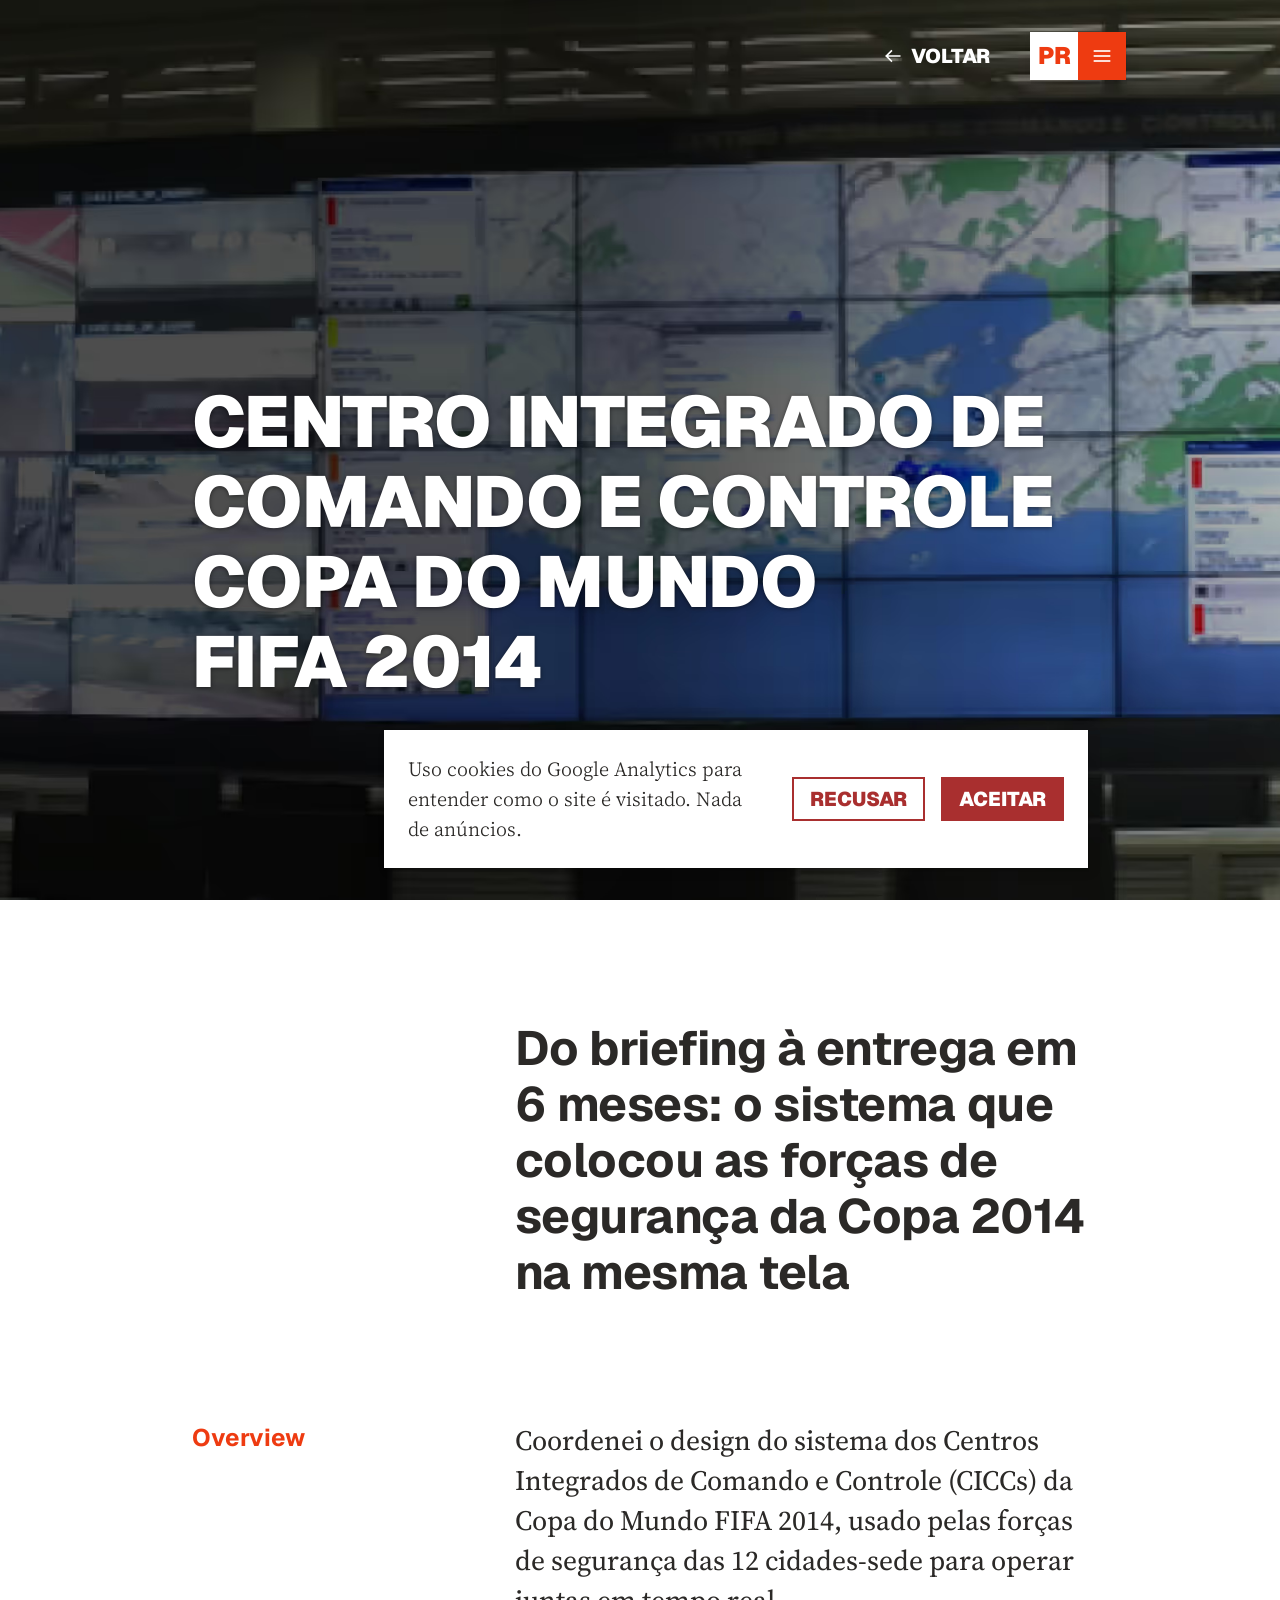
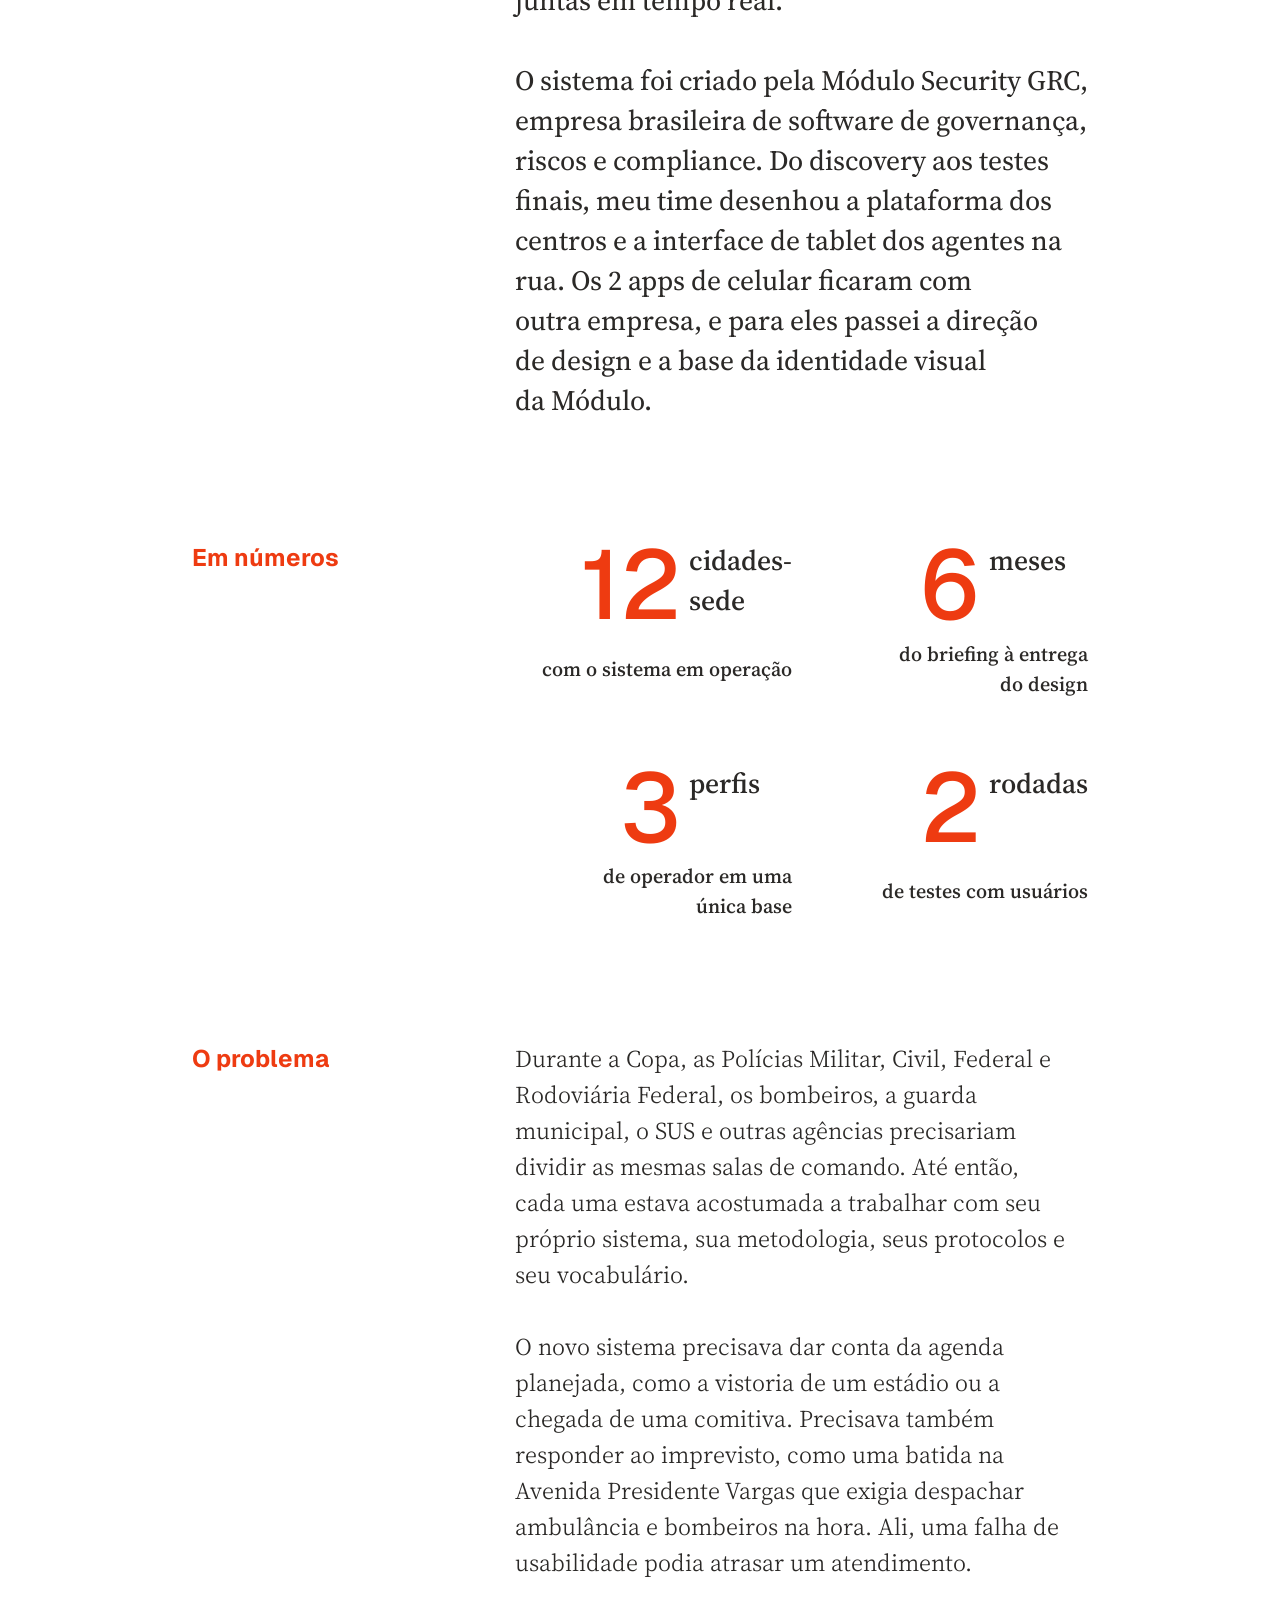
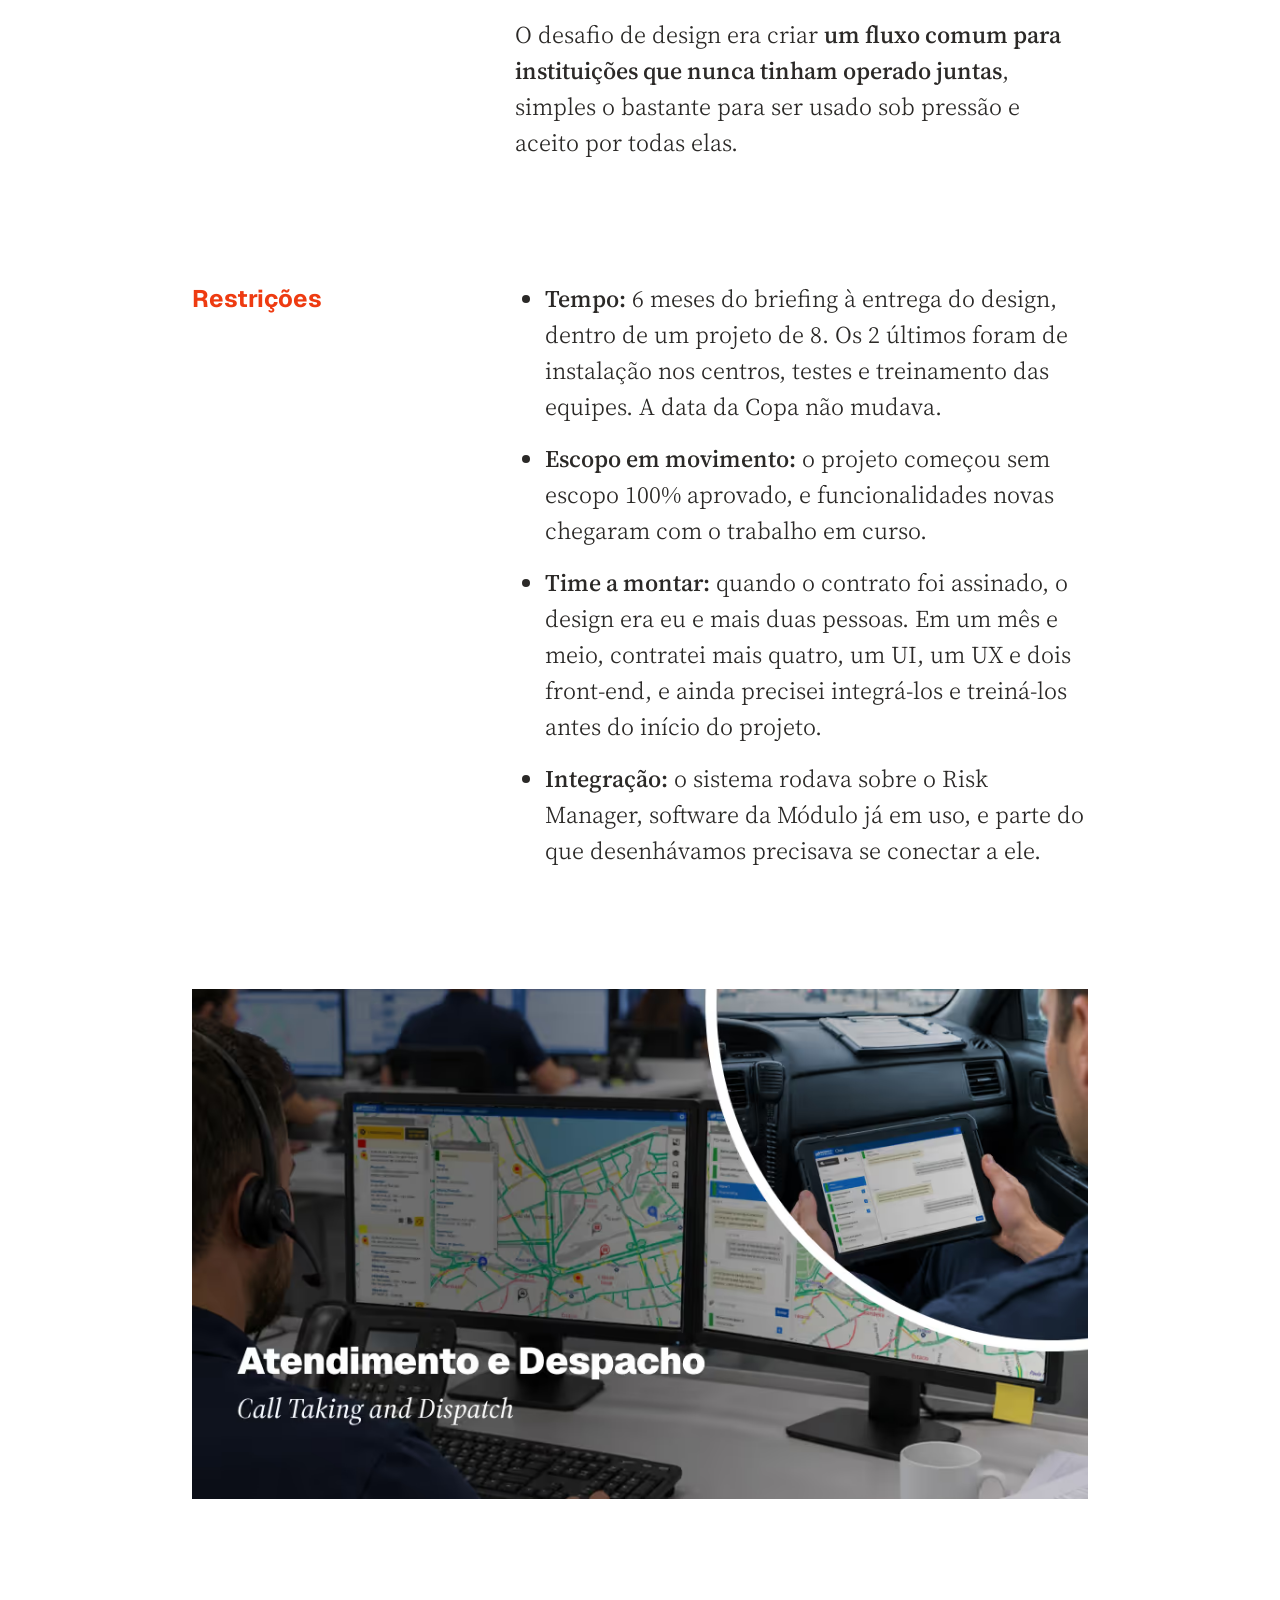
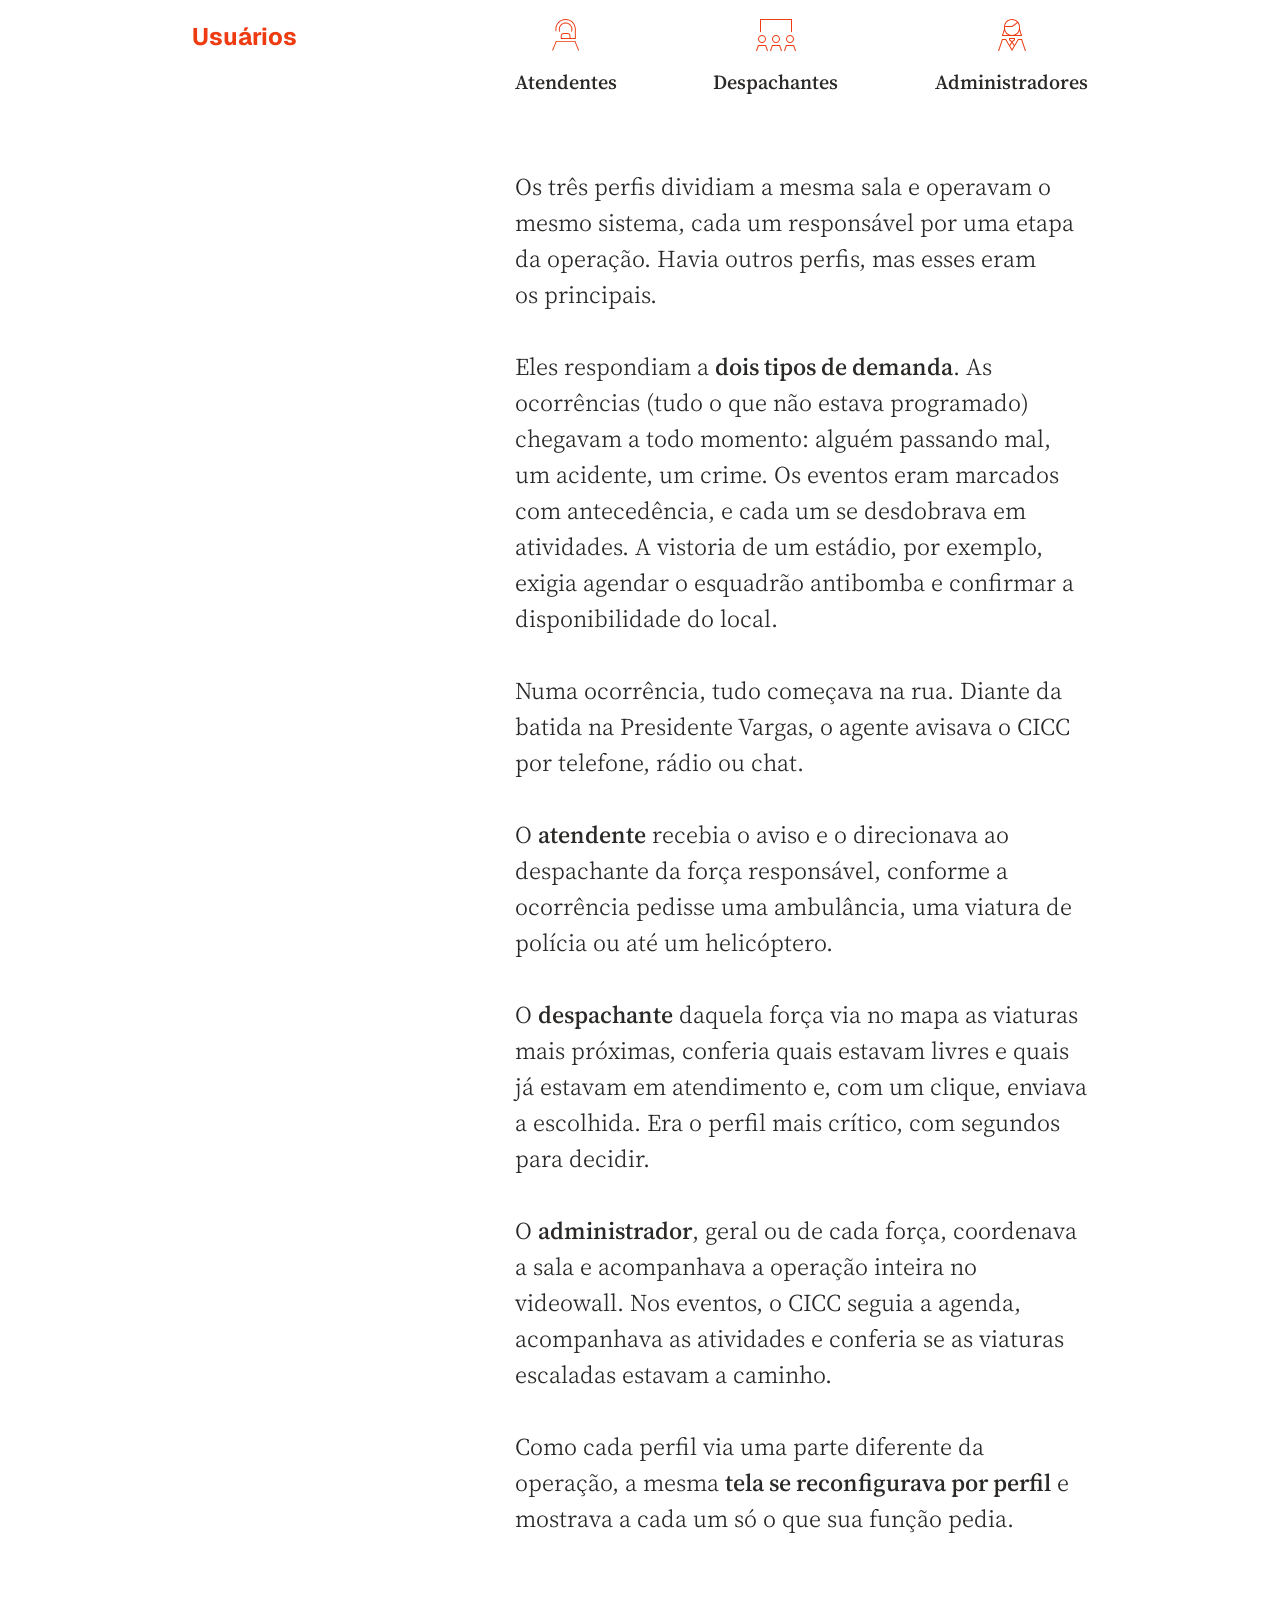
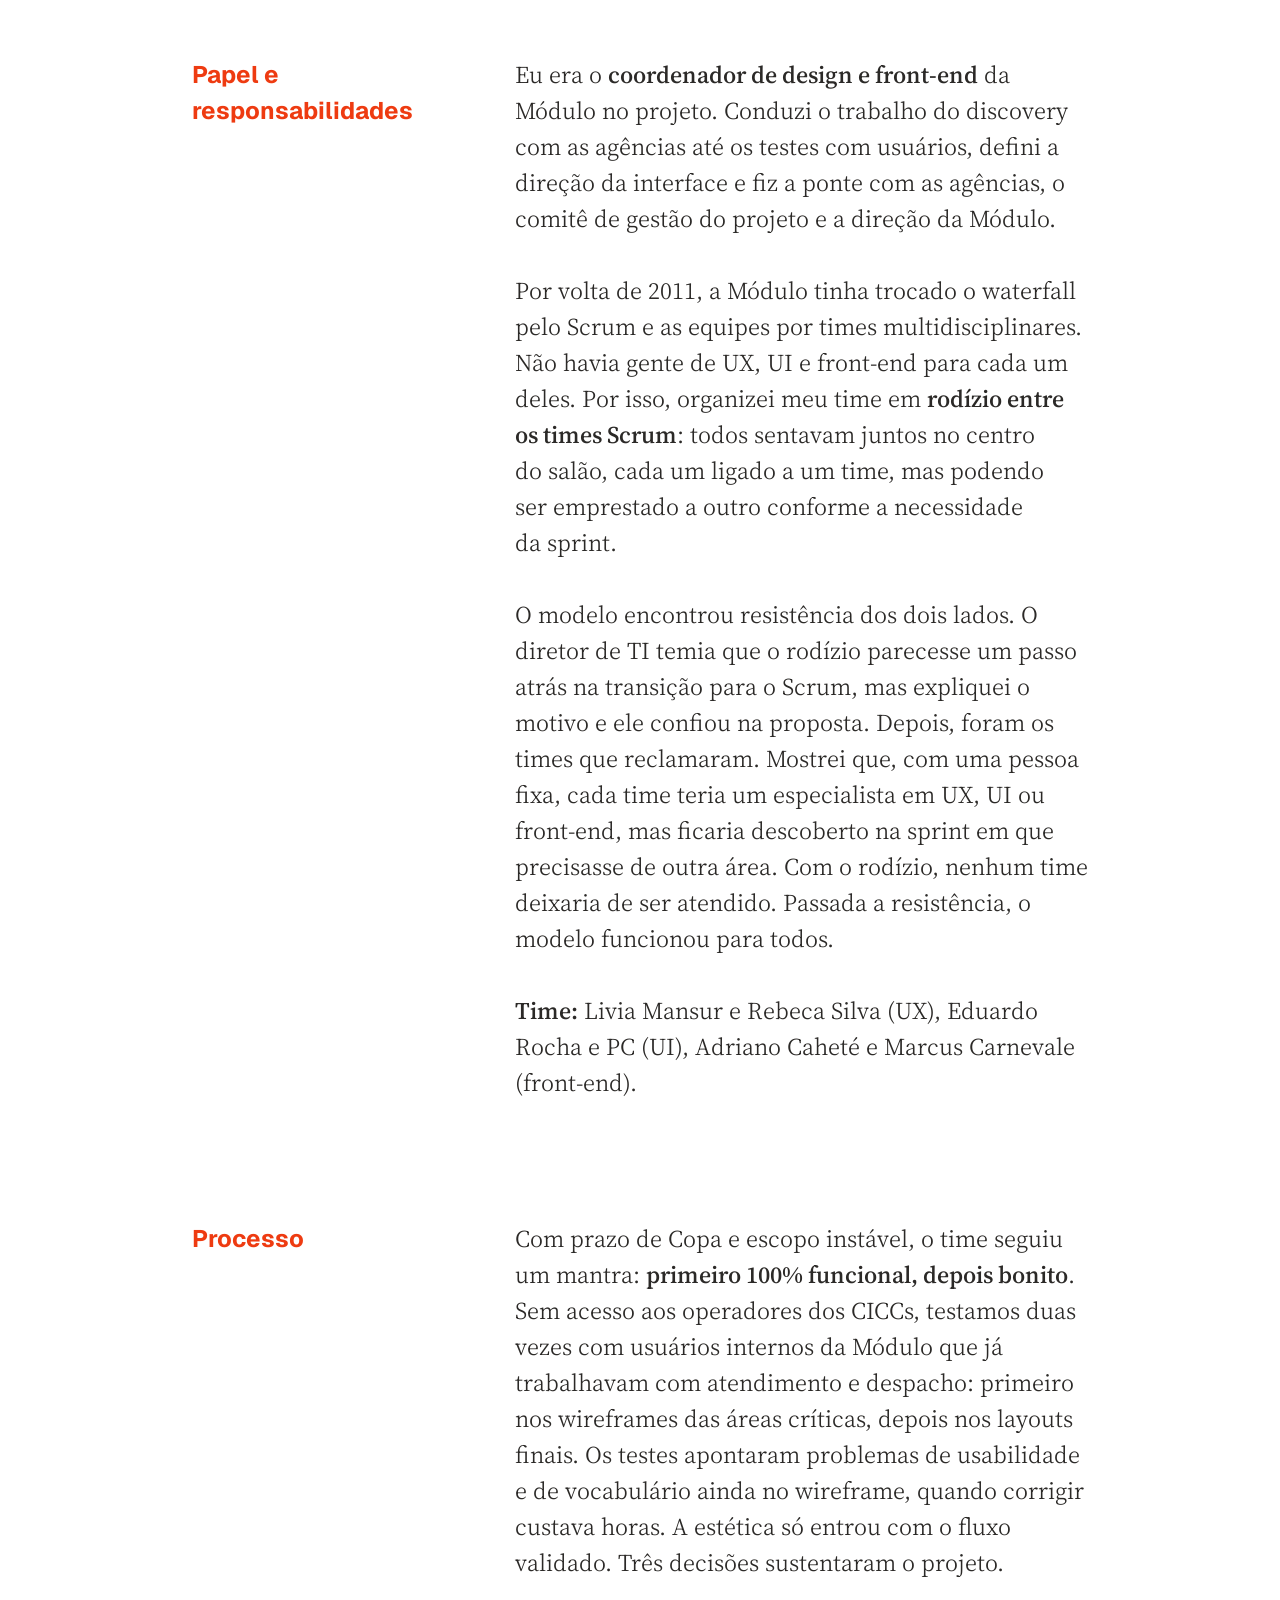
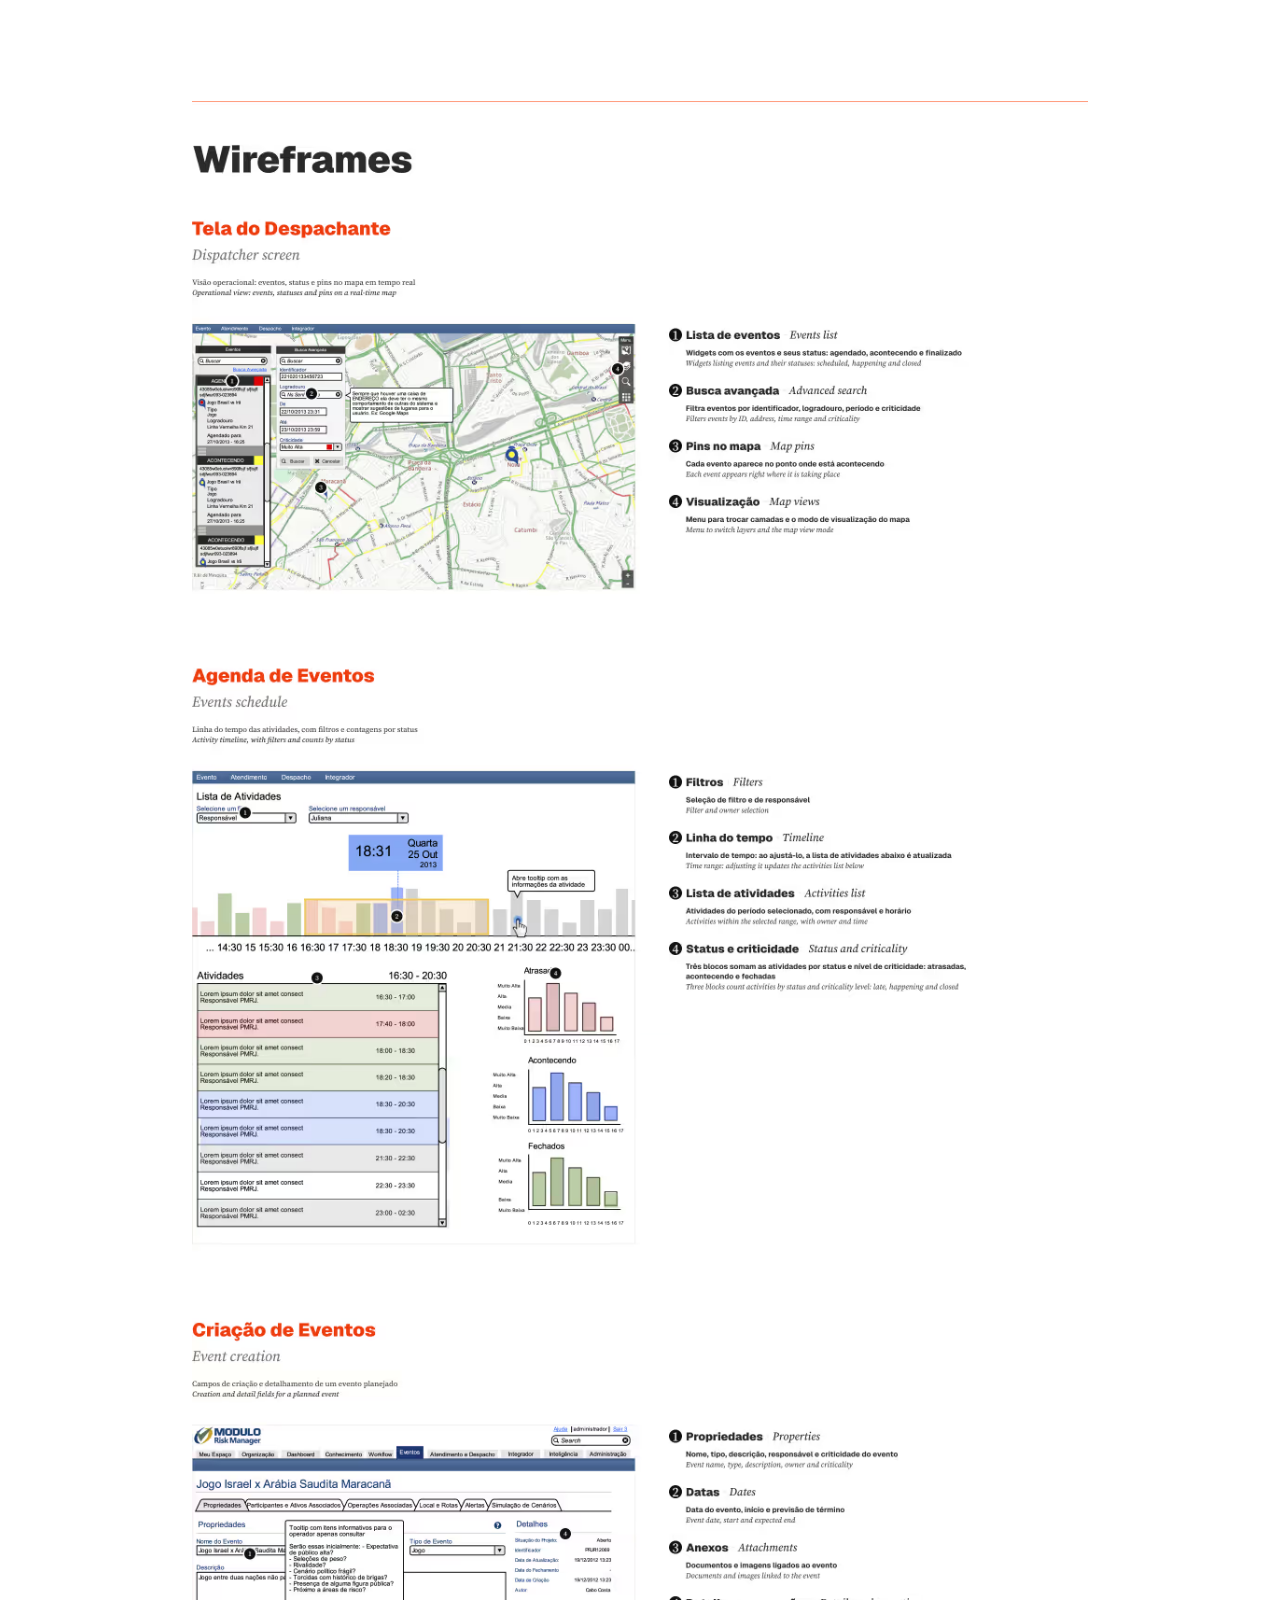
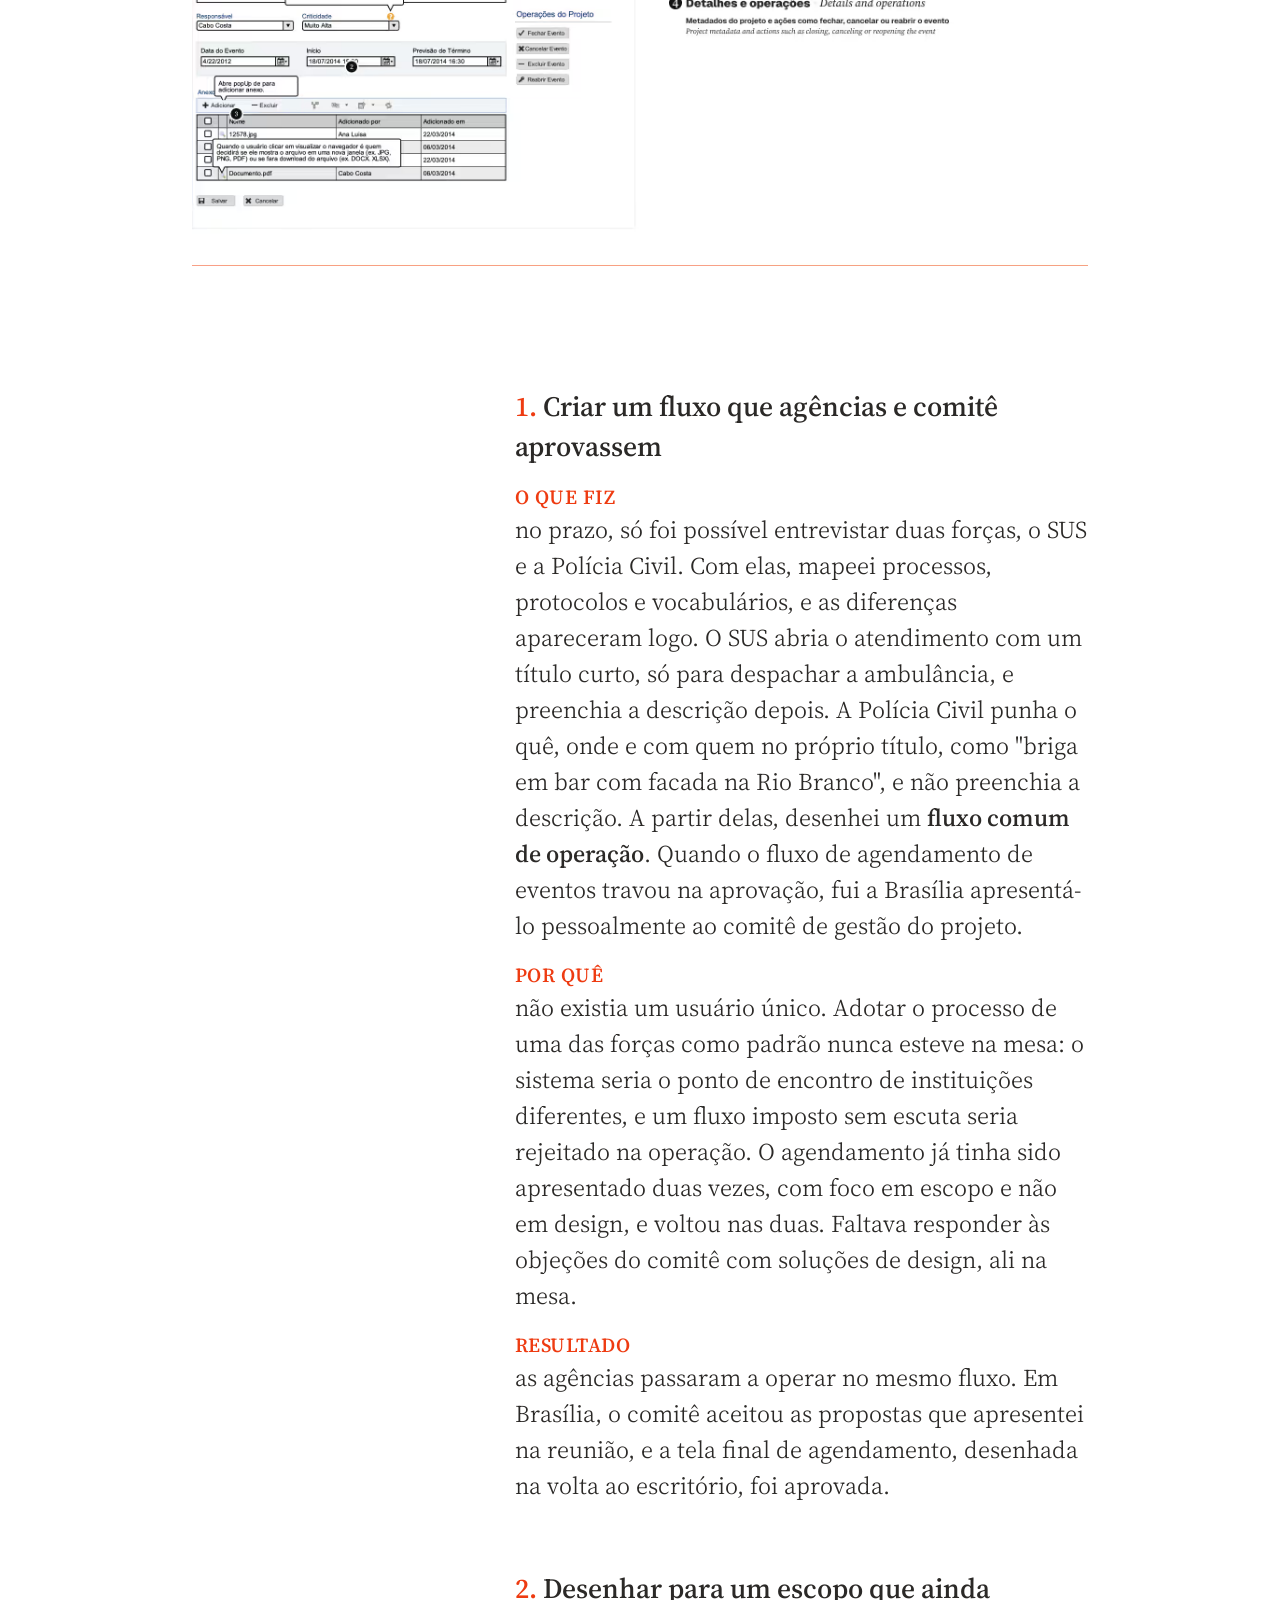
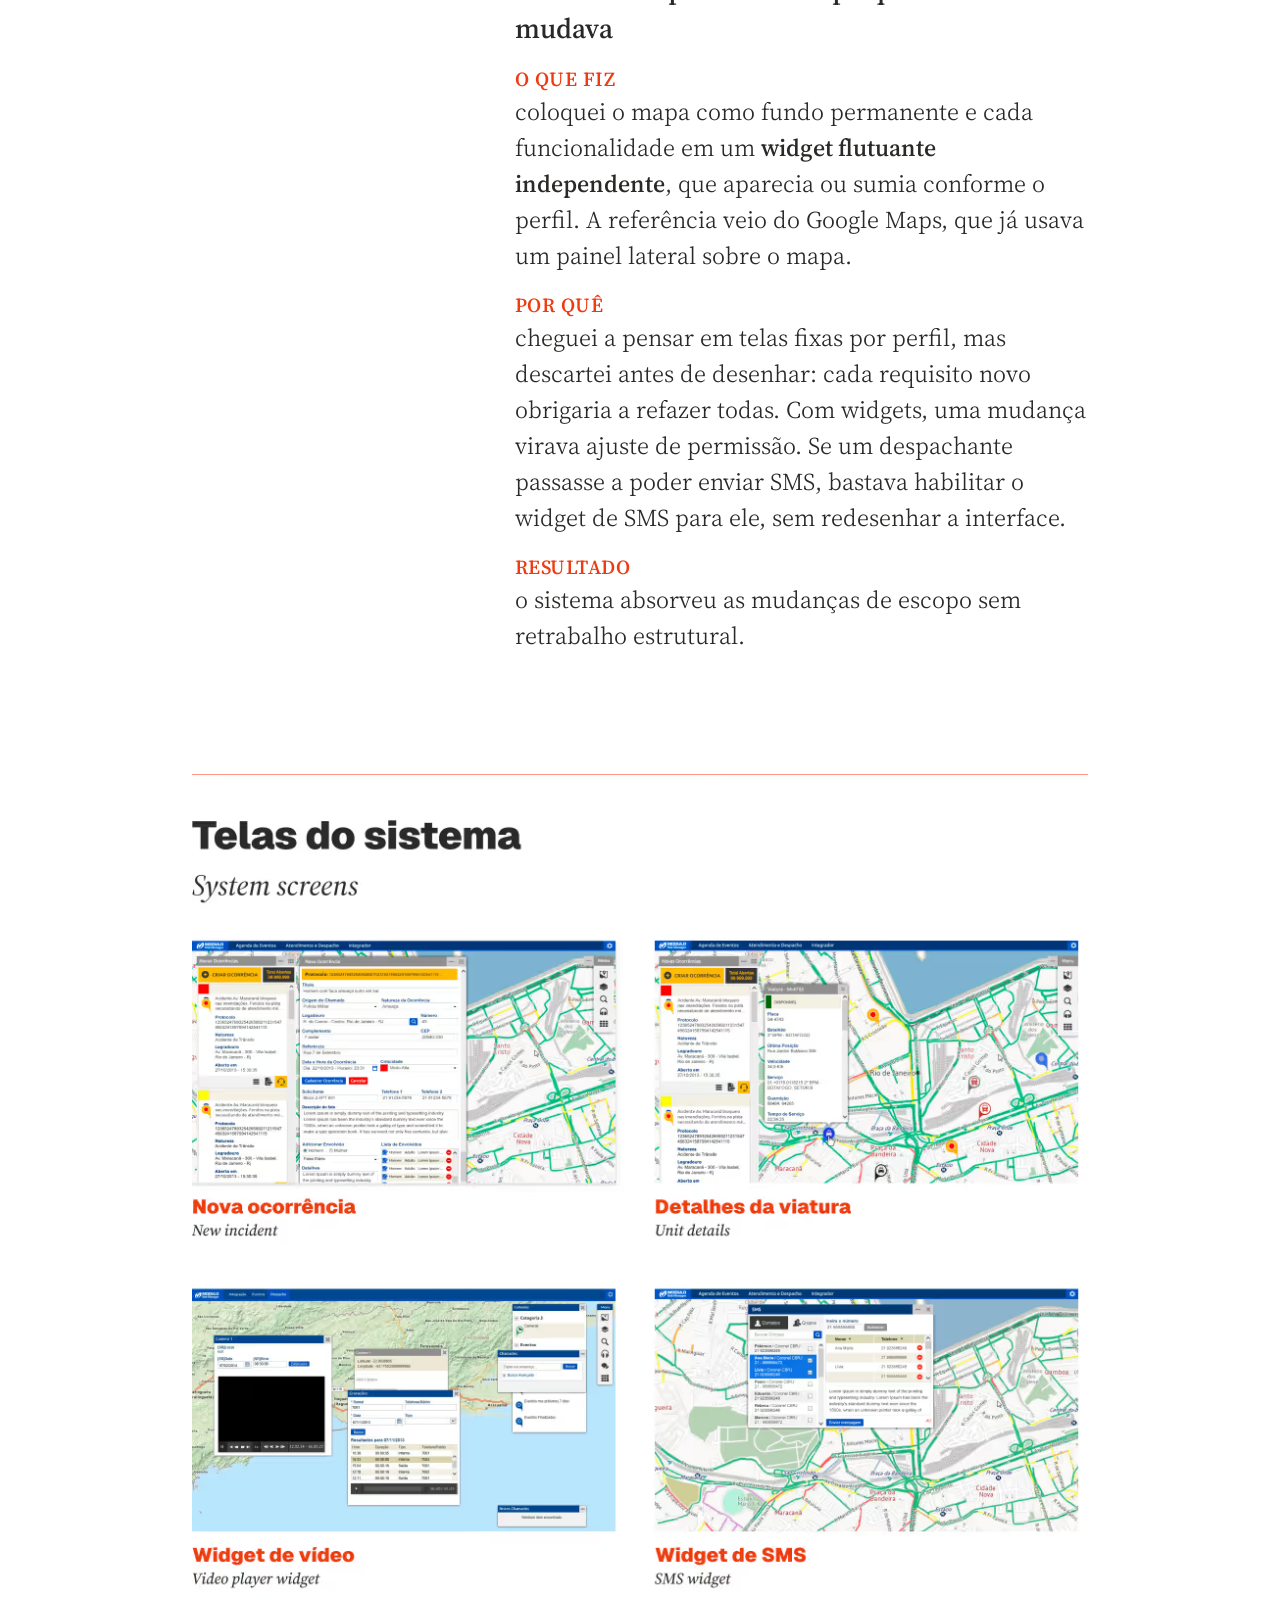
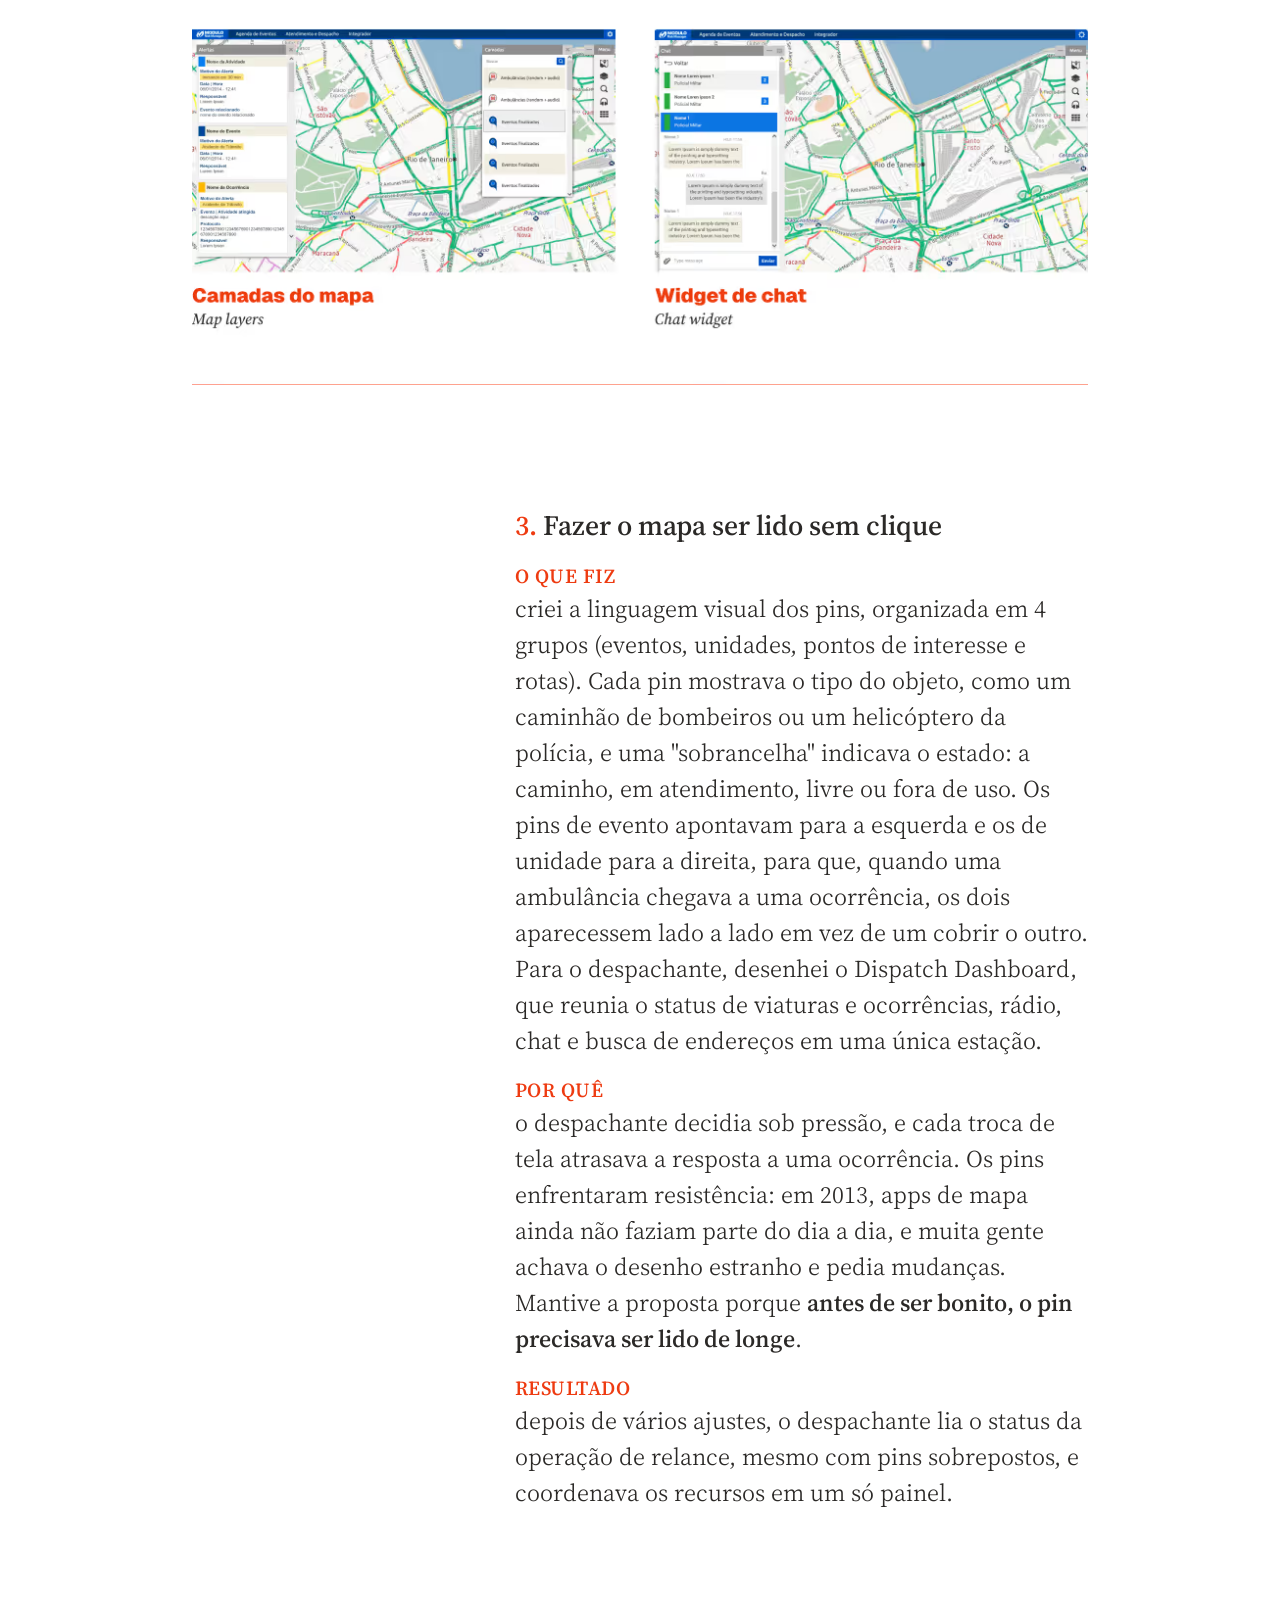
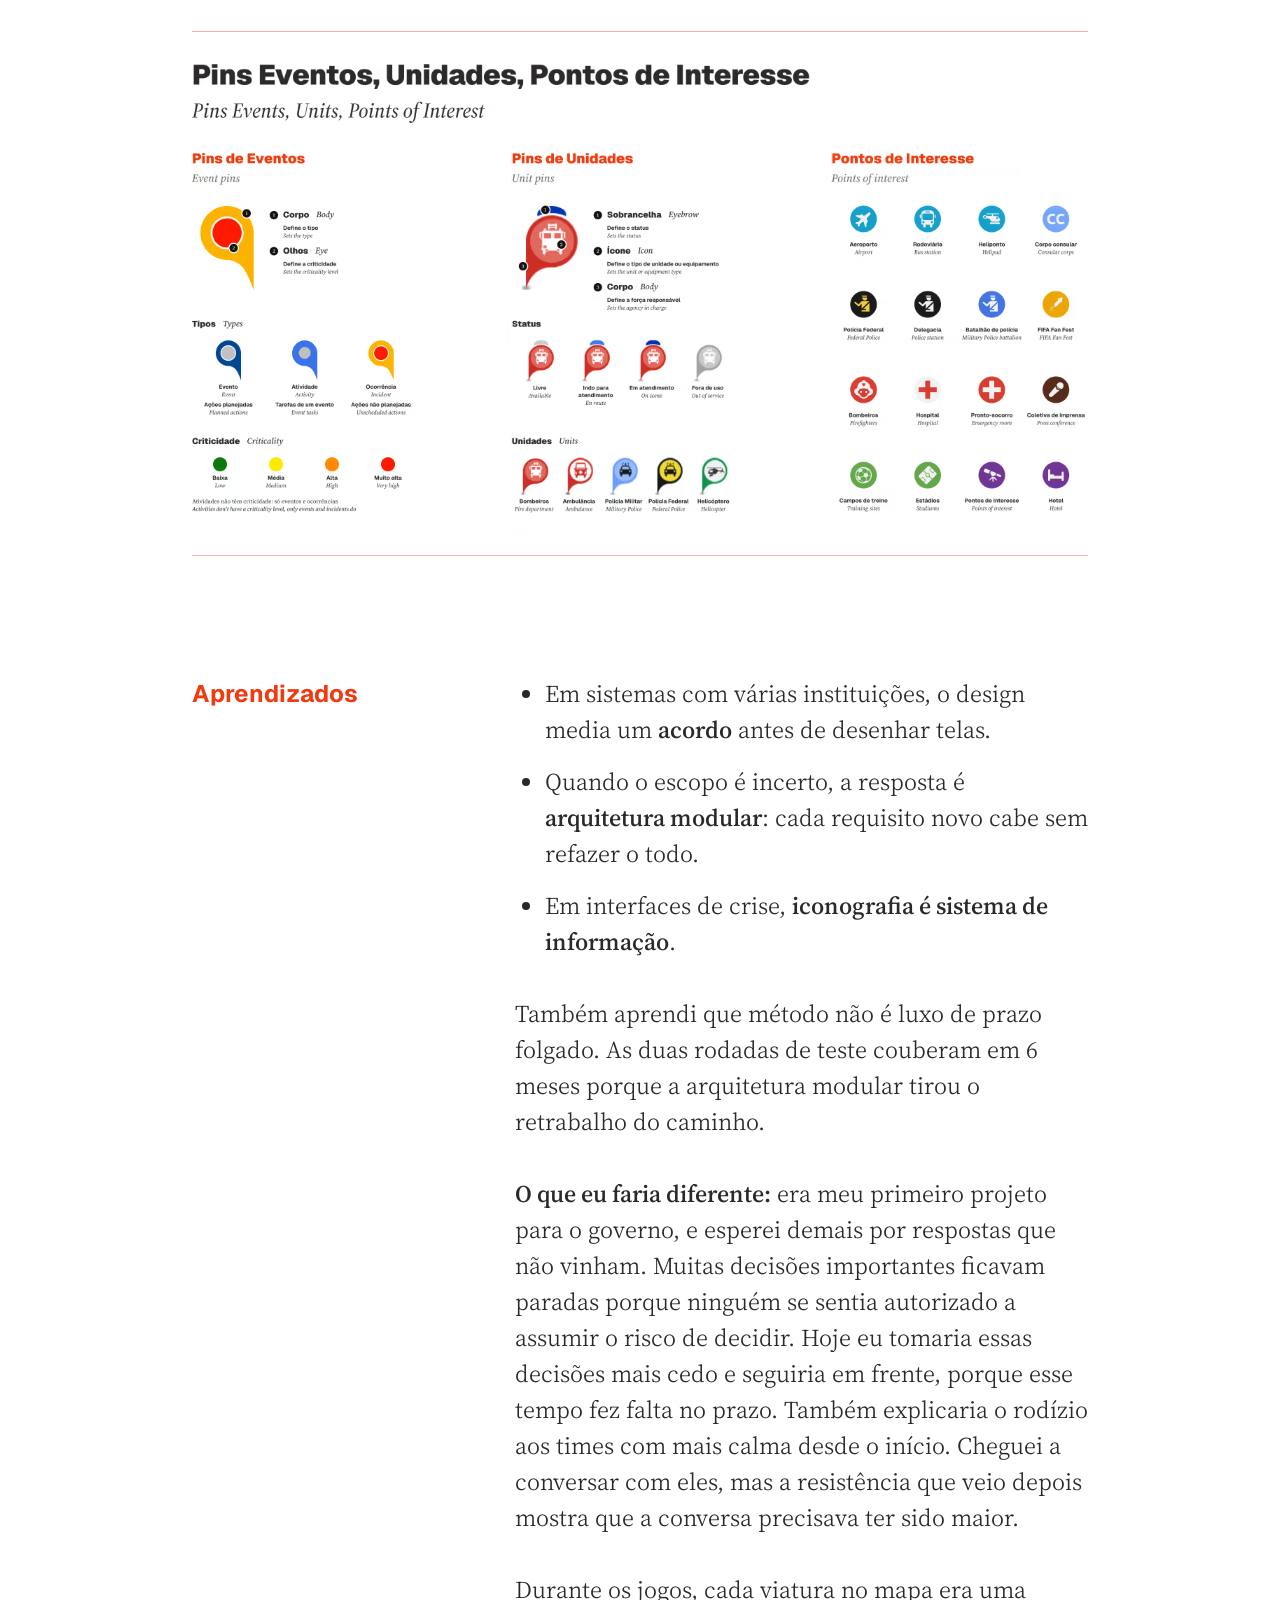
<file: cases/modulo-c4i/index.html>
<!DOCTYPE html><html lang="pt-BR" data-astro-cid-sckkx6r4> <head><meta charset="UTF-8"><!-- Idioma de entrada: escolha salva no menu ou, sem ela, o idioma do
		     aparelho (PT, EN ou ES; outro qualquer → EN). Roda antes de pintar,
		     para não piscar o idioma errado. Robôs de busca ficam na URL pedida.
		     Fora da 404 (noindex): lá a URL não existe e o redirecionamento
		     entraria em laço. --><script>(function(){const langConfig = "{\"current\":\"pt\",\"key\":\"pr-lang\",\"fallback\":\"en\"}";

			(function () {
				var c = JSON.parse(langConfig);
				var supported = ['pt', 'en', 'es'];
				var want = null;
				try {
					want = localStorage.getItem(c.key);
				} catch (e) {}
				if (supported.indexOf(want) < 0) {
					// Só na entrada: vindo de outra página do site, respeita a URL
					// (vale também para quem trocou de idioma sem storage).
					if (document.referrer.indexOf(location.origin + '/') === 0) return;
					if (/bot|crawl|spider|slurp|lighthouse|headless/i.test(navigator.userAgent)) return;
					var device = ((navigator.languages && navigator.languages[0]) || navigator.language || '')
						.slice(0, 2)
						.toLowerCase();
					want = supported.indexOf(device) >= 0 ? device : c.fallback;
				}
				if (want === c.current) return;
				var path = location.pathname.replace(/^\/(en|es)(?=\/|$)/, '') || '/';
				var target = want === 'pt' ? path : '/' + want + path;
				location.replace(target + location.search + location.hash);
			})();
		})();</script><meta name="viewport" content="width=device-width, initial-scale=1"><script>(function(){const gtmId = "GTM-MZGNXW39";
const consentKey = "pr-consent";

			window.dataLayer = window.dataLayer || [];
			function gtag() {
				dataLayer.push(arguments);
			}
			window.gtag = gtag;
			var granted = false;
			try {
				granted = localStorage.getItem(consentKey) === 'granted';
			} catch (e) {}
			gtag('consent', 'default', {
				ad_storage: 'denied',
				ad_user_data: 'denied',
				ad_personalization: 'denied',
				analytics_storage: granted ? 'granted' : 'denied',
				wait_for_update: 500,
			});
			// Snippet oficial do GTM.
			(function (w, d, s, l, i) {
				w[l] = w[l] || [];
				w[l].push({ 'gtm.start': new Date().getTime(), event: 'gtm.js' });
				var f = d.getElementsByTagName(s)[0],
					j = d.createElement(s),
					dl = l != 'dataLayer' ? '&l=' + l : '';
				j.async = true;
				j.src = 'https://www.googletagmanager.com/gtm.js?id=' + i + dl;
				f.parentNode.insertBefore(j, f);
			})(window, document, 'script', 'dataLayer', gtmId);
		})();</script><link rel="icon" href="/favicon.ico" sizes="32x32"><link rel="icon" type="image/svg+xml" href="/favicon.svg"><link rel="apple-touch-icon" href="/apple-touch-icon.png"><meta name="generator" content="Astro v6.4.8"><title>Comando e Controle: Copa 2014 | Peterson Ramos</title><meta name="description" content="Case de UX: o sistema dos Centros de Comando e Controle da Copa 2014, usado pelas forças de segurança das 12 cidades-sede. Design entregue em 6 meses."><link rel="canonical" href="https://petersonramos.com.br/cases/modulo-c4i/"><link rel="alternate" hreflang="pt-BR" href="https://petersonramos.com.br/cases/modulo-c4i/"><link rel="alternate" hreflang="en-US" href="https://petersonramos.com.br/en/cases/modulo-c4i/"><link rel="alternate" hreflang="es-419" href="https://petersonramos.com.br/es/cases/modulo-c4i/"><link rel="alternate" hreflang="x-default" href="https://petersonramos.com.br/en/cases/modulo-c4i/"><meta property="og:type" content="article"><meta property="og:site_name" content="Peterson Ramos"><meta property="og:locale" content="pt_BR"><meta property="og:title" content="Comando e Controle: Copa 2014 | Peterson Ramos"><meta property="og:description" content="Case de UX: o sistema dos Centros de Comando e Controle da Copa 2014, usado pelas forças de segurança das 12 cidades-sede. Design entregue em 6 meses."><meta property="og:url" content="https://petersonramos.com.br/cases/modulo-c4i/"><meta property="og:image" content="https://petersonramos.com.br/_astro/case_cicc_header_desktop_1x.DME1dINq_KkboL.jpg"><meta property="og:image:width" content="1200"><meta property="og:image:height" content="663"><meta name="twitter:card" content="summary_large_image"><script type="application/ld+json">{"@context":"https://schema.org","@type":"CreativeWork","name":"Comando e Controle: Copa 2014","description":"Case de UX: o sistema dos Centros de Comando e Controle da Copa 2014, usado pelas forças de segurança das 12 cidades-sede. Design entregue em 6 meses.","inLanguage":"pt-BR","author":{"@type":"Person","name":"Peterson Ramos","jobTitle":"Sênior UX/UI Designer","sameAs":["https://www.linkedin.com/in/petersonramos"]}}</script><link rel="preconnect" href="https://fonts.googleapis.com"><link rel="preconnect" href="https://fonts.gstatic.com" crossorigin><link href="https://fonts.googleapis.com/css2?family=Geist:wght@500..900&family=Source+Serif+4:opsz,wght@8..60,350..700&display=swap" rel="stylesheet"><style>html.lenis,html.lenis body{height:auto}.lenis:not(.lenis-autoToggle).lenis-stopped{overflow:clip}.lenis [data-lenis-prevent],.lenis [data-lenis-prevent-wheel],.lenis [data-lenis-prevent-touch],.lenis [data-lenis-prevent-vertical],.lenis [data-lenis-prevent-horizontal]{overscroll-behavior:contain}.lenis.lenis-smooth iframe{pointer-events:none}.lenis.lenis-autoToggle{transition-property:overflow;transition-duration:1ms;transition-behavior:allow-discrete}
</style><link rel="stylesheet" href="/_astro/Layout.DHzbArR2.css"><link rel="stylesheet" href="/_astro/_slug_.D8Np0i6a.css"><link rel="stylesheet" href="/_astro/NavMenu.BUhfsTg2.css"></head> <body data-astro-cid-sckkx6r4> <noscript> <iframe src="https://www.googletagmanager.com/ns.html?id=GTM-MZGNXW39" height="0" width="0" style="display:none;visibility:hidden" title="Google Tag Manager" data-astro-cid-sckkx6r4></iframe> </noscript> <a href="#conteudo" class="skip-link" data-astro-cid-sckkx6r4>Pular para o conteúdo</a>  <div class="reading-progress" aria-hidden="true" data-astro-cid-wj3rqict></div>  <script type="module">if(!CSS.supports("animation-timeline: scroll()")){const t=document.querySelector(".reading-progress");if(t){let e=!1;const n=()=>{const s=document.documentElement.scrollHeight-window.innerHeight;t.style.setProperty("--progress",String(s>0?Math.min(window.scrollY/s,1):0)),e=!1},r=()=>{e||(e=!0,requestAnimationFrame(n))};addEventListener("scroll",r,{passive:!0}),addEventListener("resize",r),n()}}</script> <script type="module" src="/_astro/SmoothScroll.astro_astro_type_script_index_0_lang.VuBtUxyv.js"></script> <nav class="case-nav" aria-label="Seções do case" data-case-nav data-astro-cid-j6ofnyje> <ul class="case-nav__list" data-astro-cid-j6ofnyje> <li data-astro-cid-j6ofnyje> <a href="#overview" class="case-nav__item" data-case-nav-item="overview" data-astro-cid-j6ofnyje> <span class="case-nav__dash" style="--w: 0.246" aria-hidden="true" data-astro-cid-j6ofnyje></span> <span class="case-nav__label" data-astro-cid-j6ofnyje> <span class="case-nav__text" data-astro-cid-j6ofnyje>Overview</span> </span> </a> </li><li data-astro-cid-j6ofnyje> <a href="#em-numeros" class="case-nav__item" data-case-nav-item="em-numeros" data-astro-cid-j6ofnyje> <span class="case-nav__dash" style="--w: 0.000" aria-hidden="true" data-astro-cid-j6ofnyje></span> <span class="case-nav__label" data-astro-cid-j6ofnyje> <span class="case-nav__text" data-astro-cid-j6ofnyje>Em números</span> </span> </a> </li><li data-astro-cid-j6ofnyje> <a href="#o-problema" class="case-nav__item" data-case-nav-item="o-problema" data-astro-cid-j6ofnyje> <span class="case-nav__dash" style="--w: 0.340" aria-hidden="true" data-astro-cid-j6ofnyje></span> <span class="case-nav__label" data-astro-cid-j6ofnyje> <span class="case-nav__text" data-astro-cid-j6ofnyje>O problema</span> </span> </a> </li><li data-astro-cid-j6ofnyje> <a href="#restricoes" class="case-nav__item" data-case-nav-item="restricoes" data-astro-cid-j6ofnyje> <span class="case-nav__dash" style="--w: 0.293" aria-hidden="true" data-astro-cid-j6ofnyje></span> <span class="case-nav__label" data-astro-cid-j6ofnyje> <span class="case-nav__text" data-astro-cid-j6ofnyje>Restrições</span> </span> </a> </li><li data-astro-cid-j6ofnyje> <a href="#usuarios" class="case-nav__item" data-case-nav-item="usuarios" data-astro-cid-j6ofnyje> <span class="case-nav__dash" style="--w: 0.551" aria-hidden="true" data-astro-cid-j6ofnyje></span> <span class="case-nav__label" data-astro-cid-j6ofnyje> <span class="case-nav__text" data-astro-cid-j6ofnyje>Usuários</span> </span> </a> </li><li data-astro-cid-j6ofnyje> <a href="#papel-e-responsabilidades" class="case-nav__item" data-case-nav-item="papel-e-responsabilidades" data-astro-cid-j6ofnyje> <span class="case-nav__dash" style="--w: 0.484" aria-hidden="true" data-astro-cid-j6ofnyje></span> <span class="case-nav__label" data-astro-cid-j6ofnyje> <span class="case-nav__text" data-astro-cid-j6ofnyje>Papel e responsabilidades</span> </span> </a> </li><li data-astro-cid-j6ofnyje> <a href="#processo" class="case-nav__item" data-case-nav-item="processo" data-astro-cid-j6ofnyje> <span class="case-nav__dash" style="--w: 1.000" aria-hidden="true" data-astro-cid-j6ofnyje></span> <span class="case-nav__label" data-astro-cid-j6ofnyje> <span class="case-nav__text" data-astro-cid-j6ofnyje>Processo</span> </span> </a> </li><li data-astro-cid-j6ofnyje> <a href="#aprendizados" class="case-nav__item" data-case-nav-item="aprendizados" data-astro-cid-j6ofnyje> <span class="case-nav__dash" style="--w: 0.408" aria-hidden="true" data-astro-cid-j6ofnyje></span> <span class="case-nav__label" data-astro-cid-j6ofnyje> <span class="case-nav__text" data-astro-cid-j6ofnyje>Aprendizados</span> </span> </a> </li> </ul> </nav> <script type="module">const c=document.querySelector("[data-case-nav]");if(c){const t=[...c.querySelectorAll("[data-case-nav-item]")],u=t.map(i=>document.getElementById(i.dataset.caseNavItem??"")),o=document.querySelector("[data-case-hero]");let a=-1,r=!1;const n=()=>{r=!1,c.toggleAttribute("data-visible",!o||o.getBoundingClientRect().bottom<=0);const i=innerHeight*.4;let e=0;u.forEach((s,l)=>{s&&s.getBoundingClientRect().top<=i&&(e=l)}),e!==a&&(t[a]?.removeAttribute("aria-current"),t[e]?.setAttribute("aria-current","true"),a=e)};addEventListener("scroll",()=>{r||(r=!0,requestAnimationFrame(n))},{passive:!0}),addEventListener("resize",n),n()}</script><main id="conteudo" class="pb-page-bottom"> <!-- Voltar leva à home até existir a lista de projetos --> <header class="relative" data-case-hero>  <figure class="m-0 w-full relative" data-nav-tone="dark" data-snap="start" data-astro-cid-mzzv3rig><picture class="case-tint-box" style="--tint:#394047;--tint-sm:#3b4349" data-astro-cid-mzzv3rig><source media="(max-width: 47.999rem)" type="image/avif" srcset="/_astro/case_cicc_header_mobile_1x.IG_0hhxw_Zmg7pW.avif 192w, /_astro/case_cicc_header_mobile_1x.IG_0hhxw_1apckh.avif 384w, /_astro/case_cicc_header_mobile_1x.IG_0hhxw_1VgEdS.avif 576w, /_astro/case_cicc_header_mobile_1x.IG_0hhxw_2bgYB9.avif 768w" sizes="max(100vw, min(114vh, 122vw))" width="768" height="675" data-astro-cid-mzzv3rig><source media="(max-width: 47.999rem)" type="image/webp" srcset="/_astro/case_cicc_header_mobile_1x.IG_0hhxw_wO3uX.webp 192w, /_astro/case_cicc_header_mobile_1x.IG_0hhxw_24ungc.webp 384w, /_astro/case_cicc_header_mobile_1x.IG_0hhxw_Z2ePiE8.webp 576w, /_astro/case_cicc_header_mobile_1x.IG_0hhxw_Z1YOXgR.webp 768w" sizes="max(100vw, min(114vh, 122vw))" width="768" height="675" data-astro-cid-mzzv3rig><source type="image/avif" srcset="/_astro/case_cicc_header_desktop_1x.DME1dINq_ZhyIni.avif 639w, /_astro/case_cicc_header_desktop_1x.DME1dINq_1sujNl.avif 1278w, /_astro/case_cicc_header_desktop_1x.DME1dINq_1j3sOs.avif 1916w, /_astro/case_cicc_header_desktop_1x.DME1dINq_Z1Daz6F.avif 2555w" sizes="max(100vw, min(181vh, 167vw))" data-astro-cid-mzzv3rig><source type="image/webp" srcset="/_astro/case_cicc_header_desktop_1x.DME1dINq_12DXGH.webp 639w, /_astro/case_cicc_header_desktop_1x.DME1dINq_23R3MR.webp 1278w, /_astro/case_cicc_header_desktop_1x.DME1dINq_ZxbeG1.webp 1916w, /_astro/case_cicc_header_desktop_1x.DME1dINq_1zLQbM.webp 2555w" sizes="max(100vw, min(181vh, 167vw))" data-astro-cid-mzzv3rig><img src="/_astro/case_cicc_header_desktop_1x.DME1dINq_ZlOt14.jpg" alt="Videowall da sala de comando, com mapa e câmeras" width="2555" height="1412" loading="eager" fetchpriority="high" decoding="sync" class="block h-auto w-full case-hero-img case-tint" onload="this.classList.add('is-loaded')" data-astro-cid-mzzv3rig></picture><h1 class="case-hero-title absolute inset-x-0 m-0 px-page-x font-display font-black uppercase text-ink-inverted" data-astro-cid-mzzv3rig><span class="block" data-astro-cid-mzzv3rig>Centro Integrado de Comando e Controle</span><span class="block" data-astro-cid-mzzv3rig>Copa do Mundo FIFA 2014</span></h1></figure> <div class="absolute inset-x-0 top-0 flex justify-end px-page-x pt-page-top"> <nav class="nav-fixed group flex items-center gap-md" aria-label="Menu principal" data-nav data-label-open="Abrir menu" data-label-close="Fechar menu" data-label-copied="Copiado" data-label-email-copied="E-mail copiado" data-lang-key="pr-lang" data-astro-cid-hviy6i6g> <a href="/" data-nav-back class="link-marker link-marker--rtl nav-back font-display font-black uppercase text-nav-label focus-visible:outline-2 focus-visible:-outline-offset-2 focus-visible:outline-brand-dark" data-astro-cid-hviy6i6g> <span class="nav-back__label" data-astro-cid-hviy6i6g> <svg width="24" height="24" viewBox="0 0 24 24" fill="none" class="size-nav-item-icon shrink-0" aria-hidden="true" data-astro-cid-hviy6i6g="true">
<g>
<path d="M20 12H4M10 18L4 12L10 6" stroke-width="2" stroke-linecap="square" stroke="currentColor" />
</g>
</svg> <span class="max-md:sr-only" data-astro-cid-hviy6i6g>Voltar</span> </span> <span class="link-marker-fill" aria-hidden="true" data-astro-cid-hviy6i6g> <span class="link-marker-fill-text nav-back__label nav-back__clone" data-astro-cid-hviy6i6g> <svg width="24" height="24" viewBox="0 0 24 24" fill="none" class="size-nav-item-icon shrink-0" aria-hidden="true" data-astro-cid-hviy6i6g="true">
<g>
<path d="M20 12H4M10 18L4 12L10 6" stroke-width="2" stroke-linecap="square" stroke="currentColor" />
</g>
</svg> <span class="max-md:hidden" data-astro-cid-hviy6i6g>Voltar</span> </span> </span> </a> <!-- Barra + painéis do menu (o Voltar fica de fora). --> <div class="relative shrink-0" data-nav-menu data-astro-cid-hviy6i6g> <div class="flex shadow-nav" data-astro-cid-hviy6i6g> <a href="/" class="flex size-nav items-center justify-center font-display font-black uppercase text-nav text-accent bg-gray-0 hover:bg-brand-light focus-visible:outline-2 focus-visible:-outline-offset-2 focus-visible:outline-brand-dark" aria-label="Peterson Ramos, início" data-astro-cid-hviy6i6g>
PR
</a> <div id="nav-menu-links" class="nav-links" data-astro-cid-hviy6i6g> <ul class="m-0 flex min-w-0 list-none overflow-hidden whitespace-nowrap p-0" data-astro-cid-hviy6i6g> <li data-astro-cid-hviy6i6g> <a href="/sobre/" class="flex h-nav items-center px-nav-label-padding font-display font-black uppercase text-nav-label text-ink-inverted transition-colors bg-accent hover:bg-brand-dark focus-visible:outline-2 focus-visible:-outline-offset-2 focus-visible:outline-brand-dark" data-astro-cid-hviy6i6g> <span class="nav-label" data-astro-cid-hviy6i6g>Sobre</span> </a> </li> <li data-astro-cid-hviy6i6g> <button type="button" class="flex h-nav cursor-pointer items-center border-0 px-nav-label-padding font-display font-black uppercase text-nav-label text-ink-inverted transition-colors bg-accent hover:bg-brand-dark focus-visible:outline-2 focus-visible:-outline-offset-2 focus-visible:outline-brand-dark aria-expanded:bg-brand-dark" aria-expanded="false" aria-controls="nav-contact" data-contact-toggle data-astro-cid-hviy6i6g> <span class="nav-label" data-astro-cid-hviy6i6g>Contato</span> </button> </li> <li data-astro-cid-hviy6i6g> <button type="button" class="flex size-nav cursor-pointer items-center justify-center border-0 p-0 font-display font-black uppercase text-nav-label text-ink-inverted transition-colors bg-accent hover:bg-brand-dark focus-visible:outline-2 focus-visible:-outline-offset-2 focus-visible:outline-brand-dark aria-expanded:bg-brand-dark" aria-expanded="false" aria-controls="nav-lang" aria-label="Idioma: Português" data-lang-toggle data-astro-cid-hviy6i6g> <span class="nav-label" data-astro-cid-hviy6i6g>pt</span> </button> </li> </ul> </div> <button type="button" class="flex size-nav cursor-pointer items-center justify-center border-0 p-0 text-ink-inverted transition-colors duration-300 bg-accent hover:bg-brand-dark focus-visible:outline-2 focus-visible:-outline-offset-2 focus-visible:outline-brand-dark group-data-open:bg-gray-0 group-data-open:text-accent group-data-open:hover:bg-brand-light" aria-expanded="false" aria-controls="nav-menu-links" aria-label="Abrir menu" data-nav-toggle data-astro-cid-hviy6i6g> <!-- Hambúrguer que vira X (Figma: icon/bars → icon/close, traço 2) --> <svg class="block size-nav-icon" viewBox="0 0 24 24" fill="none" stroke="currentColor" stroke-width="2" stroke-linecap="square" aria-hidden="true" data-astro-cid-hviy6i6g> <path class="nav-bar nav-bar-top" d="M3 6H21" data-astro-cid-hviy6i6g></path> <path class="nav-bar nav-bar-mid" d="M3 12H21" data-astro-cid-hviy6i6g></path> <path class="nav-bar nav-bar-bot" d="M3 18H21" data-astro-cid-hviy6i6g></path> </svg> </button> </div> <!-- Outros idiomas: quadrados empilhados logo abaixo do item de idioma,
		     que é o último antes do ✕. --> <div id="nav-lang" class="nav-lang absolute top-full right-nav z-20 pt-1" data-astro-cid-hviy6i6g> <ul class="m-0 flex list-none flex-col p-0 shadow-nav" data-astro-cid-hviy6i6g> <li data-astro-cid-hviy6i6g> <a href="/en/cases/modulo-c4i/" hreflang="en" lang="en" aria-label="English" data-lang-choice="en" class="flex size-nav items-center justify-center font-display font-black uppercase text-nav-label text-ink-inverted transition-colors bg-accent hover:bg-brand-dark focus-visible:outline-2 focus-visible:-outline-offset-2 focus-visible:outline-brand-dark" data-astro-cid-hviy6i6g> en </a> </li><li data-astro-cid-hviy6i6g> <a href="/es/cases/modulo-c4i/" hreflang="es" lang="es" aria-label="Español" data-lang-choice="es" class="flex size-nav items-center justify-center font-display font-black uppercase text-nav-label text-ink-inverted transition-colors bg-accent hover:bg-brand-dark focus-visible:outline-2 focus-visible:-outline-offset-2 focus-visible:outline-brand-dark" data-astro-cid-hviy6i6g> es </a> </li> </ul> </div> <!-- Painel de contato, alinhado à direita do item Contato (recua o idioma e
		     o ✕, ver .nav-contact). O pt-1 transparente afasta o painel da barra. --> <div id="nav-contact" class="nav-contact absolute top-full z-20 pt-1" data-astro-cid-hviy6i6g> <div class="flex w-nav-panel flex-col bg-accent p-nav-panel-padding shadow-nav" data-astro-cid-hviy6i6g> <div class="flex h-nav-item items-center gap-sm" data-astro-cid-hviy6i6g> <a href="mailto:petersondrs@gmail.com" class="nav-contact-row min-w-0 flex-1 focus-visible:outline-2 focus-visible:outline-offset-2 focus-visible:outline-gray-0" data-astro-cid-hviy6i6g> <svg width="24" height="24" viewBox="0 0 24 24" fill="none" class="size-nav-item-icon shrink-0" aria-hidden="true" data-astro-cid-hviy6i6g="true">
<g id="icon/envelope">
<path id="shape" d="M3 6L12 13L21 6M3 5H21V19H3V5Z" stroke-width="2" stroke-linecap="square" stroke="currentColor" />
</g>
</svg> <span class="nav-email" data-email-text data-astro-cid-hviy6i6g>petersondrs@gmail.com</span> </a> <button type="button" class="flex cursor-pointer border-0 bg-transparent p-0 text-ink-inverted hover:opacity-80 focus-visible:outline-2 focus-visible:outline-offset-2 focus-visible:outline-gray-0" aria-label="Copiar e-mail" data-copy-email="petersondrs@gmail.com" data-astro-cid-hviy6i6g> <svg width="24" height="24" viewBox="0 0 24 24" fill="none" class="size-nav-item-icon" aria-hidden="true" data-astro-cid-hviy6i6g="true">
<g id="icon/copy">
<path id="shape" d="M16 8V3H3V16H8M8 8H21V21H8V8Z" stroke-width="2" stroke-linecap="square" stroke="currentColor" />
</g>
</svg> </button> </div> <a href="https://www.linkedin.com/in/petersonramos" target="_blank" rel="noopener noreferrer" class="nav-contact-row h-nav-item focus-visible:outline-2 focus-visible:outline-offset-2 focus-visible:outline-gray-0" data-astro-cid-hviy6i6g> <svg width="24" height="24" viewBox="0 0 24 24" fill="none" class="size-nav-item-icon shrink-0" aria-hidden="true" data-astro-cid-hviy6i6g="true">
<g id="icon/external-link">
<path id="shape" d="M20 10V4H14M20 4L11 13M18 14V20H4V6H10" stroke-width="2" stroke-linecap="square" stroke="currentColor" />
</g>
</svg> <span data-astro-cid-hviy6i6g>LinkedIn</span> </a>  <button type="button" class="nav-contact-row h-nav-item cursor-pointer border-0 bg-transparent p-0 text-left focus-visible:outline-2 focus-visible:outline-offset-2 focus-visible:outline-gray-0" data-cookie-reopen data-astro-cid-hviy6i6g> <svg width="24" height="24" viewBox="0 0 24 24" fill="none" class="size-nav-item-icon shrink-0" aria-hidden="true" data-astro-cid-hviy6i6g="true">
<g id="icon/cookie">
<path id="shape" d="M20.5 12.5A8.5 8.5 0 1 1 11.5 3.5A3 3 0 0 0 15 7.5A3 3 0 0 0 20.5 12.5Z" stroke-width="2" stroke-linecap="square" stroke="currentColor" />
<path id="chips" d="M8.5 10.5H8.51M12 14H12.01M8.5 16H8.51" stroke-width="2.5" stroke-linecap="square" stroke="currentColor" />
</g>
</svg> <span data-astro-cid-hviy6i6g>Cookies</span> </button> <span class="sr-only" aria-live="polite" data-copy-status data-astro-cid-hviy6i6g></span> </div> </div> </div> </nav> <script type="module">const m=document.querySelector(".progressive-blur"),h=document.querySelectorAll("[data-nav]");if(h.length){const s=document.querySelectorAll('[data-nav-tone="dark"]'),o=()=>{h.forEach(a=>{const c=a.querySelector(".nav-back");if(!c)return;const i=c.getBoundingClientRect(),n=i.top+i.height/2,u=[...s].some(g=>{const p=g.getBoundingClientRect();return p.top<=n&&p.bottom>=n&&p.left<=i.right&&p.right>=i.left});a.toggleAttribute("data-tone-dark",u)})};addEventListener("resize",o),o();let r=scrollY,d=!1;const f=()=>{d=!1;const a=Math.max(0,scrollY),c=a-r;if(o(),Math.abs(c)<6&&a>80)return;h.forEach(n=>{const u=n.hasAttribute("data-open")||!!n.querySelector(":focus-visible"),g=a>80&&c>0&&!u;n.toggleAttribute("data-nav-hidden",g)});const i=[...h].some(n=>!n.hasAttribute("data-nav-hidden"));m?.classList.toggle("is-hidden",a<=80||!i),r=a};addEventListener("scroll",()=>{d||(d=!0,requestAnimationFrame(f))},{passive:!0}),h.forEach(a=>a.addEventListener("focusin",()=>{a.removeAttribute("data-nav-hidden"),m?.classList.toggle("is-hidden",scrollY<=80)}))}h.forEach(t=>{const l=t.querySelector("[data-nav-toggle]");if(!l)return;const s=t.querySelector("[data-contact-toggle]"),o=e=>{t.toggleAttribute("data-contact-open",e),s?.setAttribute("aria-expanded",String(e))},r=()=>t.hasAttribute("data-contact-open"),d=t.querySelector("[data-lang-toggle]"),f=e=>{t.toggleAttribute("data-lang-open",e),d?.setAttribute("aria-expanded",String(e))},a=()=>t.hasAttribute("data-lang-open"),c=e=>{t.toggleAttribute("data-open",e),l.setAttribute("aria-expanded",String(e)),l.setAttribute("aria-label",(e?t.dataset.labelClose:t.dataset.labelOpen)??""),e||(o(!1),f(!1))},i=()=>t.hasAttribute("data-open");s?.addEventListener("click",()=>{f(!1),o(!r())}),d?.addEventListener("click",()=>{o(!1),f(!a())}),t.querySelectorAll("[data-lang-choice]").forEach(e=>{e.addEventListener("click",()=>{try{localStorage.setItem(t.dataset.langKey??"",e.dataset.langChoice??"")}catch{}})});const n=t.querySelector("[data-copy-email]"),u=t.querySelector("[data-email-text]"),g=t.querySelector("[data-copy-status]");let p;n?.addEventListener("click",async()=>{const e=n.dataset.copyEmail??"";try{await navigator.clipboard.writeText(e)}catch{return}u&&(u.textContent=t.dataset.labelCopied??""),g&&(g.textContent=t.dataset.labelEmailCopied??""),window.clearTimeout(p),p=window.setTimeout(()=>{u&&(u.textContent=e),g&&(g.textContent="")},1500)}),l.addEventListener("click",()=>c(!i())),t.querySelector("[data-cookie-reopen]")?.addEventListener("click",()=>{c(!1),dispatchEvent(new Event("pr:cookies-open"))}),document.addEventListener("click",e=>{i()&&!t.contains(e.target)&&c(!1)}),document.addEventListener("keydown",e=>{e.key==="Escape"&&(a()?(f(!1),d?.focus()):r()?(o(!1),s?.focus()):i()&&(c(!1),l.focus()))})});const b=document.querySelector("[data-nav-back]");b?.addEventListener("click",t=>{const l=r=>r.replace(/\/$/,"")||"/",s=location.pathname.match(/\/cases\/([^/]+)/)?.[1];let o=!1;try{const r=new URL(document.referrer),d=JSON.parse(sessionStorage.getItem("home-return")||"null");o=r.origin===location.origin&&l(r.pathname)===l(b.pathname)&&!!s&&d?.slug===s}catch{}if(o&&history.length>1){t.preventDefault(),history.back();return}try{s&&sessionStorage.setItem("home-return",JSON.stringify({slug:s,pending:!0}))}catch{}});</script> </div> </header> <!-- Abaixo do hero, o mesmo case-gap que separava a imagem do Overview --> <div class="flex flex-col gap-case-gap px-page-x pt-case-gap">  <section class="grid md:grid-cols-3 md:gap-x-grid-gap"> <p class="m-0 font-display font-bold text-h3 text-ink md:col-span-2 md:col-start-2">  Do briefing à entrega em 6 meses: o sistema que colocou as forças de segurança da Copa 2014 na mesma tela </p> </section> <section id="overview" class="case-section grid gap-y-lg md:grid-cols-3 md:gap-x-grid-gap md:gap-y-0" data-astro-cid-pnynnjmm><h2 class="m-0 whitespace-nowrap font-display font-bold text-body text-section-title" data-astro-cid-pnynnjmm><span class="block" data-astro-cid-pnynnjmm>Overview</span></h2><div class="md:col-span-2" data-astro-cid-pnynnjmm> <div class="flex flex-col gap-[1lh] text-ink font-lead text-body-lg [&amp;_strong]:font-lead-strong"> <p class="m-0">Coordenei o design do sistema dos Centros Integrados de Comando e Controle (CICCs) da Copa do Mundo FIFA 2014, usado pelas forças de segurança das 12 cidades-sede para operar juntas em tempo real.</p><p class="m-0">O sistema foi criado pela Módulo Security GRC, empresa brasileira de software de governança, riscos e compliance. Do discovery aos testes finais, meu time desenhou a plataforma dos centros e a interface de tablet dos agentes na rua. Os 2 apps de celular ficaram com outra empresa, e para eles passei a direção de design e a base da identidade visual da Módulo.</p> </div> </div></section><section id="em-numeros" class="case-section grid gap-y-lg md:grid-cols-3 md:gap-x-grid-gap md:gap-y-0" data-astro-cid-pnynnjmm><h2 class="m-0 whitespace-nowrap font-display font-bold text-body text-section-title" data-astro-cid-pnynnjmm><span class="block" data-astro-cid-pnynnjmm>Em números</span></h2><div class="md:col-span-2" data-astro-cid-pnynnjmm>  <div class="@container"> <ul class="m-0 grid list-none grid-cols-[minmax(0,1fr)_auto_minmax(0,1fr)_auto] gap-x-md gap-y-case-gap-inner p-0 @min-[41rem]:gap-x-grid-gap"> <li class="col-span-2 grid grid-cols-subgrid gap-x-2 gap-y-2 @min-[41rem]:gap-x-4"> <span class="self-start justify-self-end whitespace-nowrap font-display font-medium uppercase text-stat text-accent [font-size:min(var(--text-stat),17cqi)]">12</span> <span class="self-start whitespace-pre-line font-body font-strong text-body-lg text-ink">cidades-
sede</span> <p class="col-span-2 m-0 text-right font-strong text-body-sm text-ink">com o sistema em operação</p> </li><li class="col-span-2 grid grid-cols-subgrid gap-x-2 gap-y-2 @min-[41rem]:gap-x-4"> <span class="self-start justify-self-end whitespace-nowrap font-display font-medium uppercase text-stat text-accent [font-size:min(var(--text-stat),17cqi)]">6</span> <span class="self-start whitespace-pre-line font-body font-strong text-body-lg text-ink">meses</span> <p class="col-span-2 m-0 text-right font-strong text-body-sm text-ink">do briefing à entrega do design</p> </li><li class="col-span-2 grid grid-cols-subgrid gap-x-2 gap-y-2 @min-[41rem]:gap-x-4"> <span class="self-start justify-self-end whitespace-nowrap font-display font-medium uppercase text-stat text-accent [font-size:min(var(--text-stat),17cqi)]">3</span> <span class="self-start whitespace-pre-line font-body font-strong text-body-lg text-ink">perfis</span> <p class="col-span-2 m-0 text-right font-strong text-body-sm text-ink">de operador em uma única base</p> </li><li class="col-span-2 grid grid-cols-subgrid gap-x-2 gap-y-2 @min-[41rem]:gap-x-4"> <span class="self-start justify-self-end whitespace-nowrap font-display font-medium uppercase text-stat text-accent [font-size:min(var(--text-stat),17cqi)]">2</span> <span class="self-start whitespace-pre-line font-body font-strong text-body-lg text-ink">rodadas</span> <p class="col-span-2 m-0 text-right font-strong text-body-sm text-ink">de testes com usuários</p> </li> </ul> </div> </div></section><section id="o-problema" class="case-section grid gap-y-lg md:grid-cols-3 md:gap-x-grid-gap md:gap-y-0" data-astro-cid-pnynnjmm><h2 class="m-0 whitespace-nowrap font-display font-bold text-body text-section-title" data-astro-cid-pnynnjmm><span class="block" data-astro-cid-pnynnjmm>O problema</span></h2><div class="md:col-span-2" data-astro-cid-pnynnjmm> <div class="flex flex-col gap-[1lh] text-ink font-regular text-body [&amp;_strong]:font-strong"> <p class="m-0">Durante a Copa, as Polícias Militar, Civil, Federal e Rodoviária Federal, os bombeiros, a guarda municipal, o SUS e outras agências precisariam dividir as mesmas salas de comando. Até então, cada uma estava acostumada a trabalhar com seu próprio sistema, sua metodologia, seus protocolos e seu vocabulário.</p><p class="m-0">O novo sistema precisava dar conta da agenda planejada, como a vistoria de um estádio ou a chegada de uma comitiva. Precisava também responder ao imprevisto, como uma batida na Avenida Presidente Vargas que exigia despachar ambulância e bombeiros na hora. Ali, uma falha de usabilidade podia atrasar um atendimento.</p><p class="m-0">O desafio de design era criar <strong>um fluxo comum para instituições que nunca tinham operado juntas</strong>, simples o bastante para ser usado sob pressão e aceito por todas elas.</p> </div> </div></section><section id="restricoes" class="case-section grid gap-y-lg md:grid-cols-3 md:gap-x-grid-gap md:gap-y-0" data-astro-cid-pnynnjmm><h2 class="m-0 whitespace-nowrap font-display font-bold text-body text-section-title" data-astro-cid-pnynnjmm><span class="block" data-astro-cid-pnynnjmm>Restrições</span></h2><div class="md:col-span-2" data-astro-cid-pnynnjmm> <div class="flex flex-col gap-[1lh] text-ink font-regular text-body [&amp;_strong]:font-strong"> <ul class="m-0 flex list-disc flex-col gap-sm pl-[1.25em]"> <li><strong>Tempo:</strong> 6 meses do briefing à entrega do design, dentro de um projeto de 8. Os 2 últimos foram de instalação nos centros, testes e treinamento das equipes. A data da Copa não mudava.</li><li><strong>Escopo em movimento:</strong> o projeto começou sem escopo 100% aprovado, e funcionalidades novas chegaram com o trabalho em curso.</li><li><strong>Time a montar:</strong> quando o contrato foi assinado, o design era eu e mais duas pessoas. Em um mês e meio, contratei mais quatro, um UI, um UX e dois front-end, e ainda precisei integrá-los e treiná-los antes do início do projeto.</li><li><strong>Integração:</strong> o sistema rodava sobre o Risk Manager, software da Módulo já em uso, e parte do que desenhávamos precisava se conectar a ele.</li> </ul> </div> </div></section><figure class="m-0 w-full max-md:-mx-page-x max-md:w-auto" data-nav-tone="dark" data-snap="center" data-astro-cid-mzzv3rig><picture class="case-tint-box" style="--tint:#4c4e4f;--tint-sm:#3c3d3f" data-astro-cid-mzzv3rig><source media="(max-width: 47.999rem)" type="image/avif" srcset="/_astro/case_cicc_highlight_dispatch_mobile_1x.BrpSi9bb_1fqplm.avif 192w, /_astro/case_cicc_highlight_dispatch_mobile_1x.BrpSi9bb_r7UaV.avif 384w, /_astro/case_cicc_highlight_dispatch_mobile_1x.BrpSi9bb_Z11SUx1.avif 576w, /_astro/case_cicc_highlight_dispatch_mobile_1x.BrpSi9bb_2k9WXC.avif 768w" sizes="calc(100vw)" width="768" height="1534" data-astro-cid-mzzv3rig><source media="(max-width: 47.999rem)" type="image/webp" srcset="/_astro/case_cicc_highlight_dispatch_mobile_1x.BrpSi9bb_Z1bmOLp.webp 192w, /_astro/case_cicc_highlight_dispatch_mobile_1x.BrpSi9bb_Z1YFjVP.webp 384w, /_astro/case_cicc_highlight_dispatch_mobile_1x.BrpSi9bb_ZmVrcS.webp 576w, /_astro/case_cicc_highlight_dispatch_mobile_1x.BrpSi9bb_Z264Gvb.webp 768w" sizes="calc(100vw)" width="768" height="1534" data-astro-cid-mzzv3rig><source type="image/avif" srcset="/_astro/case_cicc_highlight_dispatch_desktop_1x.BBO5ax0p_Z1dWVru.avif 480w, /_astro/case_cicc_highlight_dispatch_desktop_1x.BBO5ax0p_1Cjwcm.avif 960w, /_astro/case_cicc_highlight_dispatch_desktop_1x.BBO5ax0p_tNgWh.avif 1440w, /_astro/case_cicc_highlight_dispatch_desktop_1x.BBO5ax0p_Z1rEyQO.avif 1920w" sizes="(min-width: 150rem) calc(100vw - 40rem), (min-width: 112.5rem) calc(100vw - 30rem), (min-width: 75rem) calc(100vw - 24rem), calc(100vw - 6rem)" data-astro-cid-mzzv3rig><source type="image/webp" srcset="/_astro/case_cicc_highlight_dispatch_desktop_1x.BBO5ax0p_Z1g2Bua.webp 480w, /_astro/case_cicc_highlight_dispatch_desktop_1x.BBO5ax0p_1AeQ9G.webp 960w, /_astro/case_cicc_highlight_dispatch_desktop_1x.BBO5ax0p_Zyyzoy.webp 1440w, /_astro/case_cicc_highlight_dispatch_desktop_1x.BBO5ax0p_1q6OKN.webp 1920w" sizes="(min-width: 150rem) calc(100vw - 40rem), (min-width: 112.5rem) calc(100vw - 30rem), (min-width: 75rem) calc(100vw - 24rem), calc(100vw - 6rem)" data-astro-cid-mzzv3rig><img src="/_astro/case_cicc_highlight_dispatch_desktop_1x.BBO5ax0p_ZaVwKj.jpg" alt="Atendimento e Despacho: atendente com headset diante do sistema, com o mapa do Rio e a lista de ocorrências, e, em destaque, um agente na viatura usando o chat no tablet" width="1920" height="1092" loading="lazy" fetchpriority="auto" decoding="async" class="block h-auto w-full case-tint" onload="this.classList.add('is-loaded')" data-astro-cid-mzzv3rig></picture></figure><section id="usuarios" class="case-section grid gap-y-lg md:grid-cols-3 md:gap-x-grid-gap md:gap-y-0" data-astro-cid-pnynnjmm><h2 class="m-0 whitespace-nowrap font-display font-bold text-body text-section-title" data-astro-cid-pnynnjmm><span class="block" data-astro-cid-pnynnjmm>Usuários</span></h2><div class="md:col-span-2" data-astro-cid-pnynnjmm>  <div class="flex flex-col gap-grid-gap [&_strong]:font-strong"> <ul class="m-0 flex list-none justify-between gap-md p-0 text-center max-[23.4375rem]:flex-col max-[23.4375rem]:items-start max-[23.4375rem]:gap-y-lg max-[23.4375rem]:text-left"> <li class="flex flex-col items-center gap-sm max-[23.4375rem]:items-start"> <span class="flex gap-2 text-accent" aria-hidden="true"> <svg width="63" height="74" viewBox="0 0 63 74" fill="none" class="h-case-icon w-auto">
<path d="M31.5 2.25C19.6875 2.25 10.125 11.8125 10.125 23.625V28.125H7.875V23.625C7.875 10.5469 18.4219 0 31.5 0C44.5781 0 55.125 10.5469 55.125 23.625V46.125H20.25V39.375C20.25 35.7188 23.3438 32.625 27 32.625H36C39.7969 32.625 42.75 35.7188 42.75 39.375V43.875H52.875V23.625C52.875 11.8125 43.3125 2.25 31.5 2.25ZM40.5 43.875V39.375C40.5 36.8438 38.5312 34.875 36 34.875H27C24.4688 34.875 22.5 36.8438 22.5 39.375V43.875H40.5ZM45 23.625C45 16.1719 38.9531 10.125 31.5 10.125C24.0469 10.125 18 16.1719 18 23.625C18 25.3125 18.2812 27 18.9844 28.5469C18.2812 28.9688 17.7188 29.5312 17.1562 30.0938C16.3125 28.125 15.75 26.0156 15.75 23.625C15.75 14.9062 22.7812 7.875 31.5 7.875C40.2188 7.875 47.25 14.9062 47.25 23.625C47.25 26.0156 46.6875 28.125 45.8438 30.0938C45.2812 29.5312 44.7188 28.9688 44.0156 28.5469C44.7188 27 45 25.3125 45 23.625ZM10.5469 52.875L2.39062 73.125H0L9 50.625H54L63 73.125H60.6094L52.4531 52.875H10.5469Z" fill="currentColor" />
</svg> </span> <span class="font-strong text-body-sm text-ink">Atendentes</span> </li><li class="flex flex-col items-center gap-sm max-[23.4375rem]:items-start"> <span class="flex gap-2 text-accent" aria-hidden="true"> <svg width="90" height="72" viewBox="0 0 90 72" fill="none" class="h-case-icon w-auto">
<path d="M78.75 2.25H11.25V29.3906C10.5469 29.5312 9.70312 29.6719 9 29.9531V0H81V29.9531C80.2969 29.6719 79.5938 29.5312 78.75 29.3906V2.25ZM13.5 51.75C17.2969 51.75 20.25 48.7969 20.25 45C20.25 41.2031 17.2969 38.25 13.5 38.25C9.70312 38.25 6.75 41.2031 6.75 45C6.75 48.7969 9.70312 51.75 13.5 51.75ZM13.5 36C18.4219 36 22.5 40.0781 22.5 45C22.5 49.9219 18.4219 54 13.5 54C8.57812 54 4.5 49.9219 4.5 45C4.5 40.0781 8.57812 36 13.5 36ZM45 51.75C48.7969 51.75 51.75 48.7969 51.75 45C51.75 41.2031 48.7969 38.25 45 38.25C41.2031 38.25 38.25 41.2031 38.25 45C38.25 48.7969 41.2031 51.75 45 51.75ZM45 36C49.9219 36 54 40.0781 54 45C54 49.9219 49.9219 54 45 54C40.0781 54 36 49.9219 36 45C36 40.0781 40.0781 36 45 36ZM83.25 45C83.25 41.2031 80.2969 38.25 76.5 38.25C72.7031 38.25 69.75 41.2031 69.75 45C69.75 48.7969 72.7031 51.75 76.5 51.75C80.2969 51.75 83.25 48.7969 83.25 45ZM67.5 45C67.5 40.0781 71.5781 36 76.5 36C81.4219 36 85.5 40.0781 85.5 45C85.5 49.9219 81.4219 54 76.5 54C71.5781 54 67.5 49.9219 67.5 45ZM6.1875 60.75L2.39062 72H0L4.5 58.5H22.5L27 72H24.6094L20.8125 60.75H6.04688H6.1875ZM33.8906 72H31.5L36 58.5H54L58.5 72H56.1094L52.3125 60.75H37.5469L33.8906 72ZM69.1875 60.75L65.3906 72H63L67.5 58.5H85.5L90 72H87.6094L83.8125 60.75H69.0469H69.1875Z" fill="currentColor" />
</svg> </span> <span class="font-strong text-body-sm text-ink">Despachantes</span> </li><li class="flex flex-col items-center gap-sm max-[23.4375rem]:items-start"> <span class="flex gap-2 text-accent" aria-hidden="true"> <svg width="63" height="72" viewBox="0 0 63 72" fill="none" class="h-case-icon w-auto">
<path d="M31.5 2.25C23.625 2.25 17.0156 8.15625 15.8906 15.75H31.0781L42.8906 7.17188C40.0781 4.07812 36 2.25 31.5 2.25ZM32.2031 17.8594L31.9219 18H15.75V20.25C15.75 28.9688 22.7812 36 31.5 36C40.2188 36 47.25 28.9688 47.25 20.25V18C47.25 14.625 46.125 11.5312 44.4375 8.85938L32.2031 17.8594ZM13.5 18C13.5 8.01562 21.5156 0 31.5 0C41.4844 0 49.5 8.01562 49.5 18V22.3594L54 36.8438L54.4219 38.25H8.57812L9 36.8438L13.5 22.3594V18ZM14.625 26.4375L11.6719 36H22.7812C18.9844 33.8906 16.0312 30.5156 14.625 26.4375ZM40.2188 36H51.3281L48.375 26.4375C46.9688 30.5156 44.0156 33.8906 40.2188 36ZM25.875 42.75H38.25V47.3906L37.8281 47.6719L32.9062 52.0312L36.9844 58.3594L45 45H54L63 72H60.6094L52.3125 47.25H46.2656L33.4688 68.625L31.5 71.8594L29.5312 68.625L16.7344 47.25H10.6875L2.39062 72H0L9 45H18L26.0156 58.3594L30.0938 52.0312L25.1719 47.6719L24.75 47.3906V42.75H25.875ZM30.2344 65.3906L31.5 67.5C32.2031 66.5156 33.4688 64.125 35.7188 60.6094L31.5 53.8594L27.2812 60.6094L30.2344 65.3906ZM27 46.4062L31.5 50.2031L36 46.4062V45H27V46.4062Z" fill="currentColor" />
</svg> </span> <span class="font-strong text-body-sm text-ink">Administradores</span> </li> </ul> <div class="flex flex-col gap-[1lh] font-regular text-body text-ink"> <p class="m-0">Os três perfis dividiam a mesma sala e operavam o mesmo sistema, cada um responsável por uma etapa da operação. Havia outros perfis, mas esses eram os principais.</p><p class="m-0">Eles respondiam a <strong>dois tipos de demanda</strong>. As ocorrências (tudo o que não estava programado) chegavam a todo momento: alguém passando mal, um acidente, um crime. Os eventos eram marcados com antecedência, e cada um se desdobrava em atividades. A vistoria de um estádio, por exemplo, exigia agendar o esquadrão antibomba e confirmar a disponibilidade do local.</p><p class="m-0">Numa ocorrência, tudo começava na rua. Diante da batida na Presidente Vargas, o agente avisava o CICC por telefone, rádio ou chat.</p><p class="m-0">O <strong>atendente</strong> recebia o aviso e o direcionava ao despachante da força responsável, conforme a ocorrência pedisse uma ambulância, uma viatura de polícia ou até um helicóptero.</p><p class="m-0">O <strong>despachante</strong> daquela força via no mapa as viaturas mais próximas, conferia quais estavam livres e quais já estavam em atendimento e, com um clique, enviava a escolhida. Era o perfil mais crítico, com segundos para decidir.</p><p class="m-0">O <strong>administrador</strong>, geral ou de cada força, coordenava a sala e acompanhava a operação inteira no videowall. Nos eventos, o CICC seguia a agenda, acompanhava as atividades e conferia se as viaturas escaladas estavam a caminho.</p><p class="m-0">Como cada perfil via uma parte diferente da operação, a mesma <strong>tela se reconfigurava por perfil</strong> e mostrava a cada um só o que sua função pedia.</p> </div> </div> </div></section><section id="papel-e-responsabilidades" class="case-section grid gap-y-lg md:grid-cols-3 md:gap-x-grid-gap md:gap-y-0" data-astro-cid-pnynnjmm><h2 class="m-0 whitespace-nowrap font-display font-bold text-body text-section-title" data-astro-cid-pnynnjmm><span class="block" data-astro-cid-pnynnjmm>Papel e</span><span class="block" data-astro-cid-pnynnjmm>responsabilidades</span></h2><div class="md:col-span-2" data-astro-cid-pnynnjmm> <div class="flex flex-col gap-[1lh] text-ink font-regular text-body [&amp;_strong]:font-strong"> <p class="m-0">Eu era o <strong>coordenador de design e front-end</strong> da Módulo no projeto. Conduzi o trabalho do discovery com as agências até os testes com usuários, defini a direção da interface e fiz a ponte com as agências, o comitê de gestão do projeto e a direção da Módulo.</p><p class="m-0">Por volta de 2011, a Módulo tinha trocado o waterfall pelo Scrum e as equipes por times multidisciplinares. Não havia gente de UX, UI e front-end para cada um deles. Por isso, organizei meu time em <strong>rodízio entre os times Scrum</strong>: todos sentavam juntos no centro do salão, cada um ligado a um time, mas podendo ser emprestado a outro conforme a necessidade da sprint.</p><p class="m-0">O modelo encontrou resistência dos dois lados. O diretor de TI temia que o rodízio parecesse um passo atrás na transição para o Scrum, mas expliquei o motivo e ele confiou na proposta. Depois, foram os times que reclamaram. Mostrei que, com uma pessoa fixa, cada time teria um especialista em UX, UI ou front-end, mas ficaria descoberto na sprint em que precisasse de outra área. Com o rodízio, nenhum time deixaria de ser atendido. Passada a resistência, o modelo funcionou para todos.</p><p class="m-0"><strong>Time:</strong> Livia Mansur e Rebeca Silva (UX), Eduardo Rocha e PC (UI), Adriano Caheté e Marcus Carnevale (front-end).</p> </div> </div></section> <section id="processo" class="case-section grid gap-y-lg md:grid-cols-3 md:gap-x-grid-gap md:gap-y-0" data-astro-cid-pnynnjmm><h2 class="m-0 whitespace-nowrap font-display font-bold text-body text-section-title" data-astro-cid-pnynnjmm><span class="block" data-astro-cid-pnynnjmm>Processo</span></h2><div class="md:col-span-2" data-astro-cid-pnynnjmm> <div class="flex flex-col gap-stack font-regular text-body text-ink [&_strong]:font-strong"> <p class="m-0">Com prazo de Copa e escopo instável, o time seguiu um mantra: <strong>primeiro 100% funcional, depois bonito</strong>. Sem acesso aos operadores dos CICCs, testamos duas vezes com usuários internos da Módulo que já trabalhavam com atendimento e despacho: primeiro nos wireframes das áreas críticas, depois nos layouts finais. Os testes apontaram problemas de usabilidade e de vocabulário ainda no wireframe, quando corrigir custava horas. A estética só entrou com o fluxo validado. Três decisões sustentaram o projeto.</p>  </div> </div></section> <figure class="m-0 w-full max-md:-mx-page-x max-md:w-auto" data-nav-tone="dark" data-snap="center" data-astro-cid-mzzv3rig><picture class="case-tint-box" style="--tint:#f2f2f2;--tint-sm:#cfcece" data-astro-cid-mzzv3rig><source media="(max-width: 47.999rem)" type="image/avif" srcset="/_astro/case_cicc_highlight_wireframes_mobile_1x.B6EB2O86_ZIGBQD.avif 216w, /_astro/case_cicc_highlight_wireframes_mobile_1x.B6EB2O86_Z1LVjOQ.avif 431w, /_astro/case_cicc_highlight_wireframes_mobile_1x.B6EB2O86_15THCh.avif 647w, /_astro/case_cicc_highlight_wireframes_mobile_1x.B6EB2O86_PY5X5.avif 862w" sizes="calc(100vw)" width="862" height="6887" data-astro-cid-mzzv3rig><source media="(max-width: 47.999rem)" type="image/webp" srcset="/_astro/case_cicc_highlight_wireframes_mobile_1x.B6EB2O86_Z1M4tdt.webp 216w, /_astro/case_cicc_highlight_wireframes_mobile_1x.B6EB2O86_2eRWCf.webp 431w, /_astro/case_cicc_highlight_wireframes_mobile_1x.B6EB2O86_2wQgr.webp 647w, /_astro/case_cicc_highlight_wireframes_mobile_1x.B6EB2O86_ZcnKnK.webp 862w" sizes="calc(100vw)" width="862" height="6887" data-astro-cid-mzzv3rig><source type="image/avif" srcset="/_astro/case_cicc_highlight_wireframes_desktop_1x.66qiugsD_Z124VMD.avif 480w, /_astro/case_cicc_highlight_wireframes_desktop_1x.66qiugsD_Z1zaxfL.avif 960w, /_astro/case_cicc_highlight_wireframes_desktop_1x.66qiugsD_vgXl4.avif 1440w, /_astro/case_cicc_highlight_wireframes_desktop_1x.66qiugsD_Z14W4N9.avif 1920w" sizes="(min-width: 150rem) calc(100vw - 40rem), (min-width: 112.5rem) calc(100vw - 30rem), (min-width: 75rem) calc(100vw - 24rem), calc(100vw - 6rem)" data-astro-cid-mzzv3rig><source type="image/webp" srcset="/_astro/case_cicc_highlight_wireframes_desktop_1x.66qiugsD_1PGrOY.webp 480w, /_astro/case_cicc_highlight_wireframes_desktop_1x.66qiugsD_1iwvrE.webp 960w, /_astro/case_cicc_highlight_wireframes_desktop_1x.66qiugsD_Z1IpJjx.webp 1440w, /_astro/case_cicc_highlight_wireframes_desktop_1x.66qiugsD_1Kxllb.webp 1920w" sizes="(min-width: 150rem) calc(100vw - 40rem), (min-width: 112.5rem) calc(100vw - 30rem), (min-width: 75rem) calc(100vw - 24rem), calc(100vw - 6rem)" data-astro-cid-mzzv3rig><img src="/_astro/case_cicc_highlight_wireframes_desktop_1x.66qiugsD_2dwkSP.jpg" alt="Telas do sistema com pontos numerados: Tela do Despachante (lista de eventos, busca avançada, pins no mapa e visualização), Agenda de Eventos (filtros, linha do tempo, lista de atividades e status e criticidade) e Criação de Evento (propriedades, datas, anexos e detalhes e operações)" width="1920" height="3782" loading="lazy" fetchpriority="auto" decoding="async" class="block h-auto w-full case-tint" onload="this.classList.add('is-loaded')" data-astro-cid-mzzv3rig></picture></figure><div class="grid md:grid-cols-3 md:gap-x-grid-gap" data-astro-cid-pnynnjmm><div class="md:col-span-2 md:col-start-2" data-astro-cid-pnynnjmm><ol start="1" class="m-0 flex list-none flex-col gap-stack p-0 font-regular text-body text-ink [&_strong]:font-strong"> <li class="flex flex-col gap-sm"> <h3 class="m-0 font-body font-strong text-body-lg text-ink"> <span class="text-accent">1.</span> Criar um fluxo que agências e comitê aprovassem </h3> <!-- Rótulos são estrutura, não destaque (ver o .md do case) --> <dl class="m-0 flex flex-col gap-sm"> <div> <dt class="font-strong text-body-sm uppercase tracking-wide text-accent">O que fiz</dt> <dd class="m-0">no prazo, só foi possível entrevistar duas forças, o SUS e a Polícia Civil. Com elas, mapeei processos, protocolos e vocabulários, e as diferenças apareceram logo. O SUS abria o atendimento com um título curto, só para despachar a ambulância, e preenchia a descrição depois. A Polícia Civil punha o quê, onde e com quem no próprio título, como "briga em bar com facada na Rio Branco", e não preenchia a descrição. A partir delas, desenhei um <strong>fluxo comum de operação</strong>. Quando o fluxo de agendamento de eventos travou na aprovação, fui a Brasília apresentá-lo pessoalmente ao comitê de gestão do projeto.</dd> </div><div> <dt class="font-strong text-body-sm uppercase tracking-wide text-accent">Por quê</dt> <dd class="m-0">não existia um usuário único. Adotar o processo de uma das forças como padrão nunca esteve na mesa: o sistema seria o ponto de encontro de instituições diferentes, e um fluxo imposto sem escuta seria rejeitado na operação. O agendamento já tinha sido apresentado duas vezes, com foco em escopo e não em design, e voltou nas duas. Faltava responder às objeções do comitê com soluções de design, ali na mesa.</dd> </div><div> <dt class="font-strong text-body-sm uppercase tracking-wide text-accent">Resultado</dt> <dd class="m-0">as agências passaram a operar no mesmo fluxo. Em Brasília, o comitê aceitou as propostas que apresentei na reunião, e a tela final de agendamento, desenhada na volta ao escritório, foi aprovada.</dd> </div> </dl> </li><li class="flex flex-col gap-sm"> <h3 class="m-0 font-body font-strong text-body-lg text-ink"> <span class="text-accent">2.</span> Desenhar para um escopo que ainda mudava </h3> <!-- Rótulos são estrutura, não destaque (ver o .md do case) --> <dl class="m-0 flex flex-col gap-sm"> <div> <dt class="font-strong text-body-sm uppercase tracking-wide text-accent">O que fiz</dt> <dd class="m-0">coloquei o mapa como fundo permanente e cada funcionalidade em um <strong>widget flutuante independente</strong>, que aparecia ou sumia conforme o perfil. A referência veio do Google Maps, que já usava um painel lateral sobre o mapa.</dd> </div><div> <dt class="font-strong text-body-sm uppercase tracking-wide text-accent">Por quê</dt> <dd class="m-0">cheguei a pensar em telas fixas por perfil, mas descartei antes de desenhar: cada requisito novo obrigaria a refazer todas. Com widgets, uma mudança virava ajuste de permissão. Se um despachante passasse a poder enviar SMS, bastava habilitar o widget de SMS para ele, sem redesenhar a interface.</dd> </div><div> <dt class="font-strong text-body-sm uppercase tracking-wide text-accent">Resultado</dt> <dd class="m-0">o sistema absorveu as mudanças de escopo sem retrabalho estrutural.</dd> </div> </dl> </li> </ol></div></div><figure class="m-0 w-full max-md:-mx-page-x max-md:w-auto" data-nav-tone="dark" data-snap="center" data-astro-cid-mzzv3rig><picture class="case-tint-box" style="--tint:#dee5e5;--tint-sm:#dee5e4" data-astro-cid-mzzv3rig><source media="(max-width: 47.999rem)" type="image/avif" srcset="/_astro/case_cicc_highlight_screens_mobile_1x.CqqQ89i6_lCPVO.avif 216w, /_astro/case_cicc_highlight_screens_mobile_1x.CqqQ89i6_Z14fssh.avif 431w, /_astro/case_cicc_highlight_screens_mobile_1x.CqqQ89i6_Da73v.avif 647w, /_astro/case_cicc_highlight_screens_mobile_1x.CqqQ89i6_ZLIclA.avif 862w" sizes="calc(100vw)" width="862" height="4568" data-astro-cid-mzzv3rig><source media="(max-width: 47.999rem)" type="image/webp" srcset="/_astro/case_cicc_highlight_screens_mobile_1x.CqqQ89i6_Z25aoaW.webp 216w, /_astro/case_cicc_highlight_screens_mobile_1x.CqqQ89i6_1z8qdS.webp 431w, /_astro/case_cicc_highlight_screens_mobile_1x.CqqQ89i6_Z1MD84g.webp 647w, /_astro/case_cicc_highlight_screens_mobile_1x.CqqQ89i6_1QEGkz.webp 862w" sizes="calc(100vw)" width="862" height="4568" data-astro-cid-mzzv3rig><source type="image/avif" srcset="/_astro/case_cicc_highlight_screens_desktop_1x.6j9TJ2Cv_PkXDo.avif 457w, /_astro/case_cicc_highlight_screens_desktop_1x.6j9TJ2Cv_ZV9i9R.avif 914w, /_astro/case_cicc_highlight_screens_desktop_1x.6j9TJ2Cv_Zcos9R.avif 1371w, /_astro/case_cicc_highlight_screens_desktop_1x.6j9TJ2Cv_1rugUa.avif 1828w" sizes="(min-width: 150rem) calc(100vw - 40rem), (min-width: 112.5rem) calc(100vw - 30rem), (min-width: 75rem) calc(100vw - 24rem), calc(100vw - 6rem)" data-astro-cid-mzzv3rig><source type="image/webp" srcset="/_astro/case_cicc_highlight_screens_desktop_1x.6j9TJ2Cv_1uirXw.webp 457w, /_astro/case_cicc_highlight_screens_desktop_1x.6j9TJ2Cv_ZXdXcx.webp 914w, /_astro/case_cicc_highlight_screens_desktop_1x.6j9TJ2Cv_Z1fLjvH.webp 1371w, /_astro/case_cicc_highlight_screens_desktop_1x.6j9TJ2Cv_o7pyk.webp 1828w" sizes="(min-width: 150rem) calc(100vw - 40rem), (min-width: 112.5rem) calc(100vw - 30rem), (min-width: 75rem) calc(100vw - 24rem), calc(100vw - 6rem)" data-astro-cid-mzzv3rig><img src="/_astro/case_cicc_highlight_screens_desktop_1x.6j9TJ2Cv_2msEL8.jpg" alt="Telas do sistema: Nova ocorrência, Detalhes da viatura, Widget de vídeo, Widget de SMS, Camadas do mapa e Widget de chat, todas com os widgets sobre o mapa do Rio" width="1828" height="2472" loading="lazy" fetchpriority="auto" decoding="async" class="block h-auto w-full case-tint" onload="this.classList.add('is-loaded')" data-astro-cid-mzzv3rig></picture></figure><div class="grid md:grid-cols-3 md:gap-x-grid-gap" data-astro-cid-pnynnjmm><div class="md:col-span-2 md:col-start-2" data-astro-cid-pnynnjmm><ol start="3" class="m-0 flex list-none flex-col gap-stack p-0 font-regular text-body text-ink [&_strong]:font-strong"> <li class="flex flex-col gap-sm"> <h3 class="m-0 font-body font-strong text-body-lg text-ink"> <span class="text-accent">3.</span> Fazer o mapa ser lido sem clique </h3> <!-- Rótulos são estrutura, não destaque (ver o .md do case) --> <dl class="m-0 flex flex-col gap-sm"> <div> <dt class="font-strong text-body-sm uppercase tracking-wide text-accent">O que fiz</dt> <dd class="m-0">criei a linguagem visual dos pins, organizada em 4 grupos (eventos, unidades, pontos de interesse e rotas). Cada pin mostrava o tipo do objeto, como um caminhão de bombeiros ou um helicóptero da polícia, e uma "sobrancelha" indicava o estado: a caminho, em atendimento, livre ou fora de uso. Os pins de evento apontavam para a esquerda e os de unidade para a direita, para que, quando uma ambulância chegava a uma ocorrência, os dois aparecessem lado a lado em vez de um cobrir o outro. Para o despachante, desenhei o Dispatch Dashboard, que reunia o status de viaturas e ocorrências, rádio, chat e busca de endereços em uma única estação.</dd> </div><div> <dt class="font-strong text-body-sm uppercase tracking-wide text-accent">Por quê</dt> <dd class="m-0">o despachante decidia sob pressão, e cada troca de tela atrasava a resposta a uma ocorrência. Os pins enfrentaram resistência: em 2013, apps de mapa ainda não faziam parte do dia a dia, e muita gente achava o desenho estranho e pedia mudanças. Mantive a proposta porque <strong>antes de ser bonito, o pin precisava ser lido de longe</strong>.</dd> </div><div> <dt class="font-strong text-body-sm uppercase tracking-wide text-accent">Resultado</dt> <dd class="m-0">depois de vários ajustes, o despachante lia o status da operação de relance, mesmo com pins sobrepostos, e coordenava os recursos em um só painel.</dd> </div> </dl> </li> </ol></div></div><figure class="m-0 w-full max-md:-mx-page-x max-md:w-auto" data-nav-tone="dark" data-snap="center" data-astro-cid-mzzv3rig><picture data-astro-cid-mzzv3rig><source media="(max-width: 47.999rem)" type="image/avif" srcset="/_astro/case_cicc_highlight_pins_mobile_1x.0u5PdP0-_1lJh8f.avif 216w, /_astro/case_cicc_highlight_pins_mobile_1x.0u5PdP0-_1mswC4.avif 431w, /_astro/case_cicc_highlight_pins_mobile_1x.0u5PdP0-_ZpVWQB.avif 647w, /_astro/case_cicc_highlight_pins_mobile_1x.0u5PdP0-_IFMfa.avif 862w" sizes="calc(100vw)" width="862" height="4175" data-astro-cid-mzzv3rig><source media="(max-width: 47.999rem)" type="image/webp" srcset="/_astro/case_cicc_highlight_pins_mobile_1x.0u5PdP0-_Z2k0nsa.webp 216w, /_astro/case_cicc_highlight_pins_mobile_1x.0u5PdP0-_Z2jh7Xl.webp 431w, /_astro/case_cicc_highlight_pins_mobile_1x.0u5PdP0-_XuvlU.webp 647w, /_astro/case_cicc_highlight_pins_mobile_1x.0u5PdP0-_288gsG.webp 862w" sizes="calc(100vw)" width="862" height="4175" data-astro-cid-mzzv3rig><source type="image/avif" srcset="/_astro/case_cicc_highlight_pins_desktop_1x.Cmd11Vg-_Z1OyjjW.avif 640w, /_astro/case_cicc_highlight_pins_desktop_1x.Cmd11Vg-_Z2gfsE8.avif 1280w, /_astro/case_cicc_highlight_pins_desktop_1x.Cmd11Vg-_1s83sF.avif 1920w, /_astro/case_cicc_highlight_pins_desktop_1x.Cmd11Vg-_Z4WBRj.avif 2560w" sizes="(min-width: 150rem) calc(100vw - 40rem), (min-width: 112.5rem) calc(100vw - 30rem), (min-width: 75rem) calc(100vw - 24rem), calc(100vw - 6rem)" data-astro-cid-mzzv3rig><source type="image/webp" srcset="/_astro/case_cicc_highlight_pins_desktop_1x.Cmd11Vg-_TNmYP.webp 640w, /_astro/case_cicc_highlight_pins_desktop_1x.Cmd11Vg-_1q5Iij.webp 1280w, /_astro/case_cicc_highlight_pins_desktop_1x.Cmd11Vg-_ZXFbE6.webp 1920w, /_astro/case_cicc_highlight_pins_desktop_1x.Cmd11Vg-_Z2vKR05.webp 2560w" sizes="(min-width: 150rem) calc(100vw - 40rem), (min-width: 112.5rem) calc(100vw - 30rem), (min-width: 75rem) calc(100vw - 24rem), calc(100vw - 6rem)" data-astro-cid-mzzv3rig><img src="/_astro/case_cicc_highlight_pins_desktop_1x.Cmd11Vg-_ZWuozr.jpg" alt="Legenda dos pins do mapa: pins de evento, em que o corpo define o tipo e o olho a criticidade, pins de unidade, em que a sobrancelha define o status, o ícone o tipo de unidade e o corpo a força responsável, e ícones de pontos de interesse, como aeroporto, hospital, delegacia e estádio" width="2560" height="1500" loading="lazy" fetchpriority="auto" decoding="async" class="block h-auto w-full" data-astro-cid-mzzv3rig></picture></figure><section id="aprendizados" class="case-section grid gap-y-lg md:grid-cols-3 md:gap-x-grid-gap md:gap-y-0" data-astro-cid-pnynnjmm><h2 class="m-0 whitespace-nowrap font-display font-bold text-body text-section-title" data-astro-cid-pnynnjmm><span class="block" data-astro-cid-pnynnjmm>Aprendizados</span></h2><div class="md:col-span-2" data-astro-cid-pnynnjmm> <div class="flex flex-col gap-[1lh] text-ink font-regular text-body [&amp;_strong]:font-strong"> <ul class="m-0 flex list-disc flex-col gap-sm pl-[1.25em]"> <li>Em sistemas com várias instituições, o design media um <strong>acordo</strong> antes de desenhar telas.</li><li>Quando o escopo é incerto, a resposta é <strong>arquitetura modular</strong>: cada requisito novo cabe sem refazer o todo.</li><li>Em interfaces de crise, <strong>iconografia é sistema de informação</strong>.</li> </ul><p class="m-0">Também aprendi que método não é luxo de prazo folgado. As duas rodadas de teste couberam em 6 meses porque a arquitetura modular tirou o retrabalho do caminho.</p><p class="m-0"><strong>O que eu faria diferente:</strong> era meu primeiro projeto para o governo, e esperei demais por respostas que não vinham. Muitas decisões importantes ficavam paradas porque ninguém se sentia autorizado a assumir o risco de decidir. Hoje eu tomaria essas decisões mais cedo e seguiria em frente, porque esse tempo fez falta no prazo. Também explicaria o rodízio aos times com mais calma desde o início. Cheguei a conversar com eles, mas a resistência que veio depois mostra que a conversa precisava ter sido maior.</p><p class="m-0">Durante os jogos, cada viatura no mapa era uma equipe na rua.</p> </div> </div></section> <!-- Mesmo formato da Sobre: chamada em negrito e contatos logo abaixo,
			     na coluna do texto. --> <section class="grid md:grid-cols-3 md:gap-x-grid-gap"> <div class="flex flex-col gap-[calc(var(--spacing-stack)/2)] text-body text-ink md:col-span-2 md:col-start-2"> <p class="m-0"><strong class="font-strong">Bora trocar uma ideia?</strong></p> <address class="not-italic"> <p class="m-0"> LinkedIn:  <a href="https://www.linkedin.com/in/petersonramos" class="link-marker" target="_blank" rel="noopener noreferrer">petersonramos<span class="link-marker-fill" aria-hidden="true"><span class="link-marker-fill-text">petersonramos</span></span></a> </p><p class="m-0"> E-mail:  <a href="mailto:petersondrs@gmail.com" class="link-marker">petersondrs@gmail.com<span class="link-marker-fill" aria-hidden="true"><span class="link-marker-fill-text">petersondrs@gmail.com</span></span></a> </p> </address> </div> </section> <!-- Navegação entre cases, no fim de toda página de case (Figma:
			     footer-cases-menu). Ordem da home; nas pontas, a seta leva à Home. --> <nav class="case-footer-nav" aria-label="Navegação entre cases" data-astro-cid-lam2yvtu> <a href="/cases/sesi-cidadania/" class="case-footer-nav__item" data-astro-cid-lam2yvtu> <svg width="24" height="24" viewBox="0 0 24 24" fill="none" class="case-footer-nav__arrow" aria-hidden="true" data-astro-cid-lam2yvtu="true">
<g>
<path d="M20 12H4M10 18L4 12L10 6" stroke-width="2" stroke-linecap="square" stroke="currentColor" />
</g>
</svg>  <span class="case-footer-nav__label link-marker link-marker--rtl" data-astro-cid-lam2yvtu> <span class="case-footer-nav__prefix" data-astro-cid-lam2yvtu>Case:</span>   SESI Cidadania <span class="link-marker-fill" aria-hidden="true" data-astro-cid-lam2yvtu> <span class="link-marker-fill-text" data-astro-cid-lam2yvtu> <span class="case-footer-nav__prefix" data-astro-cid-lam2yvtu>Case:</span>   SESI Cidadania </span> </span> </span>  </a><a href="/" class="case-footer-nav__item case-footer-nav__item--next" data-astro-cid-lam2yvtu>   <span class="case-footer-nav__label link-marker" data-astro-cid-lam2yvtu>   Home <span class="link-marker-fill" aria-hidden="true" data-astro-cid-lam2yvtu> <span class="link-marker-fill-text" data-astro-cid-lam2yvtu>   Home </span> </span> </span> <svg width="24" height="24" viewBox="0 0 24 24" fill="none" class="case-footer-nav__arrow case-footer-nav__arrow--next" aria-hidden="true" data-astro-cid-lam2yvtu="true">
<g>
<path d="M20 12H4M10 18L4 12L10 6" stroke-width="2" stroke-linecap="square" stroke="currentColor" />
</g>
</svg> </a> </nav> </div> </main>  <div class="progressive-blur is-hidden" aria-hidden="true" data-astro-cid-kimymvsu> <div class="progressive-blur__layer is--1" data-astro-cid-kimymvsu></div> <div class="progressive-blur__layer is--2" data-astro-cid-kimymvsu></div> <div class="progressive-blur__layer is--3" data-astro-cid-kimymvsu></div> </div> <section class="cookie-banner" aria-label="Aviso de cookies" data-cookie-banner data-consent-key="pr-consent" hidden data-astro-cid-fzbxxtek><p class="m-0 font-body text-body-sm text-ink" data-astro-cid-fzbxxtek>Uso cookies do Google Analytics para entender como o site é visitado. Nada de anúncios.</p><div class="flex shrink-0 gap-sm" data-astro-cid-fzbxxtek><button type="button" class="cookie-btn cookie-btn--ghost" data-consent="denied" data-astro-cid-fzbxxtek>Recusar</button><button type="button" class="cookie-btn cookie-btn--primary" data-consent="granted" data-astro-cid-fzbxxtek>Aceitar</button></div></section><script type="module">const e=document.querySelector("[data-cookie-banner]");if(e){const n=e.dataset.consentKey??"";let t=null;try{t=localStorage.getItem(n)}catch{}t!=="granted"&&t!=="denied"&&(e.hidden=!1),e.querySelectorAll("[data-consent]").forEach(a=>{a.addEventListener("click",()=>{const c=a.dataset.consent;try{localStorage.setItem(n,c)}catch{}window.gtag?.("consent","update",{analytics_storage:c}),e.hidden=!0})}),addEventListener("pr:cookies-open",()=>{e.hidden=!1,e.querySelector("[data-consent]")?.focus()})}</script></body></html>
</file>
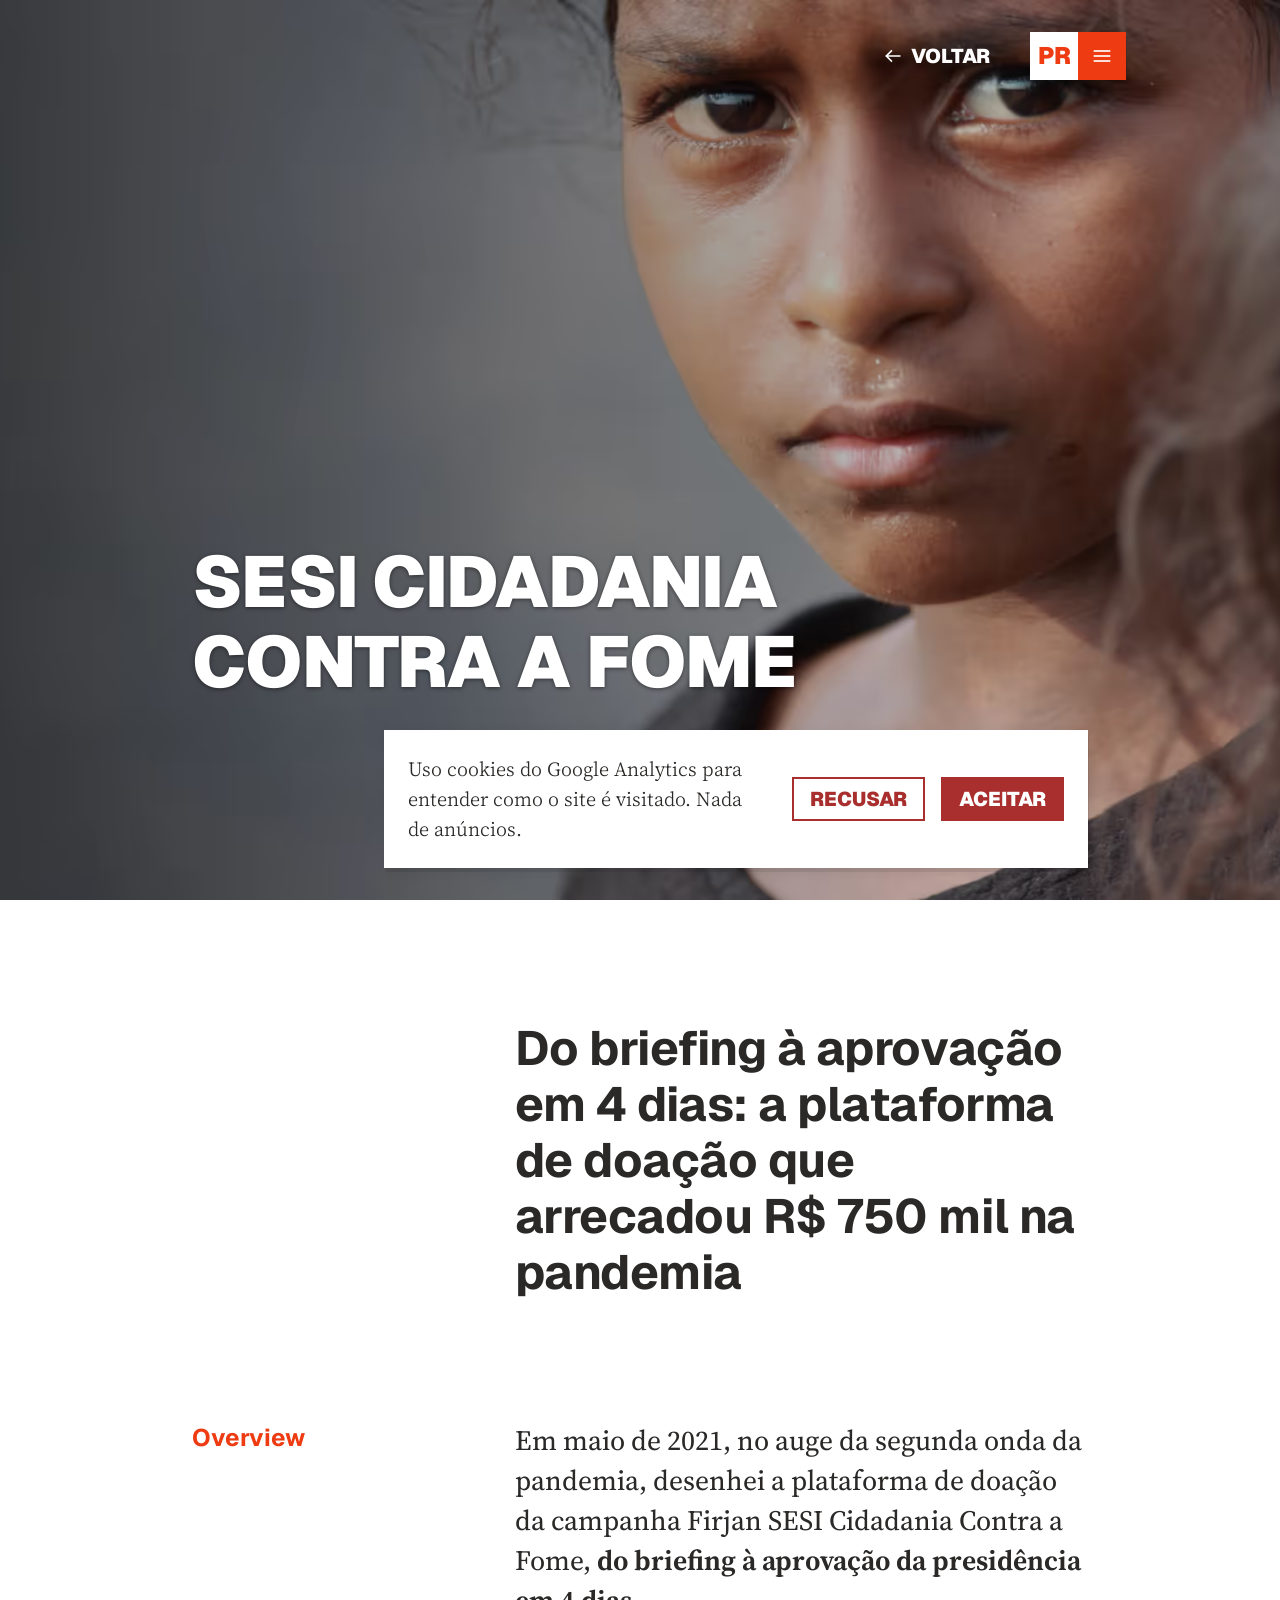
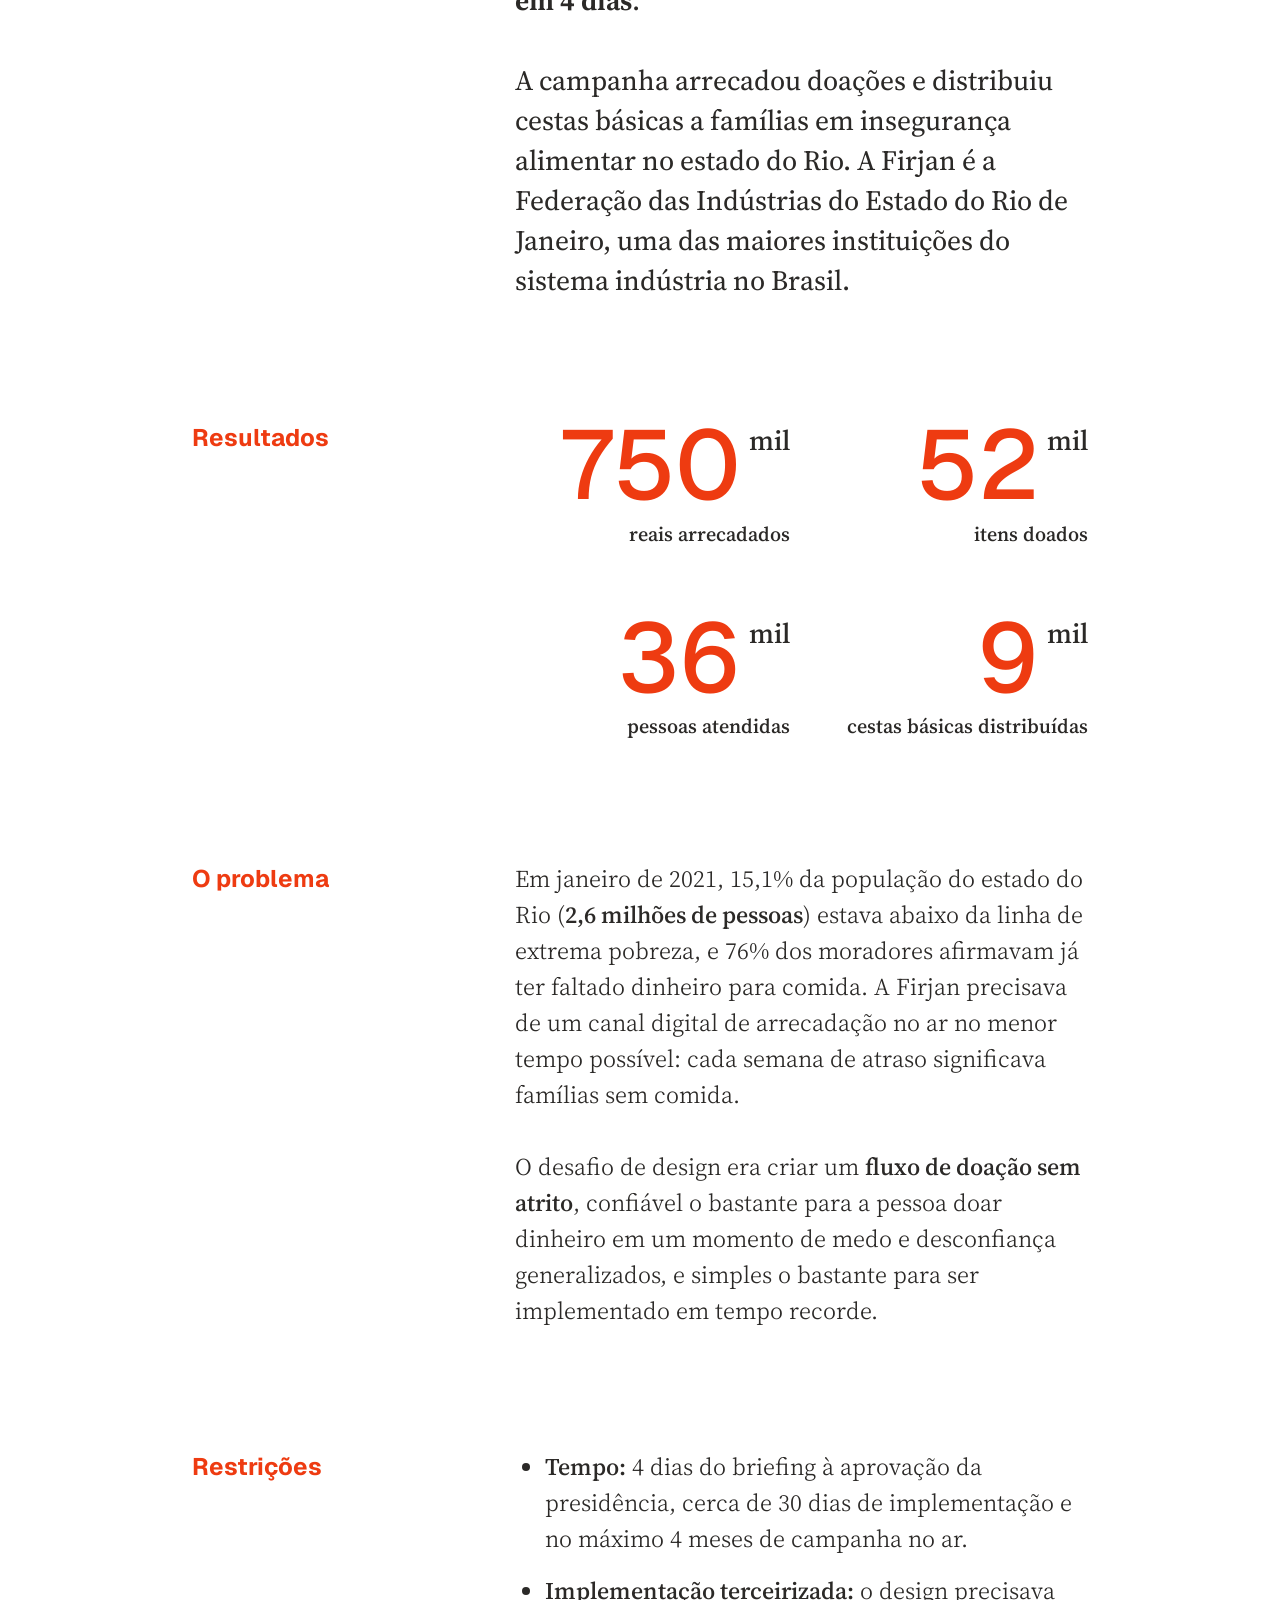
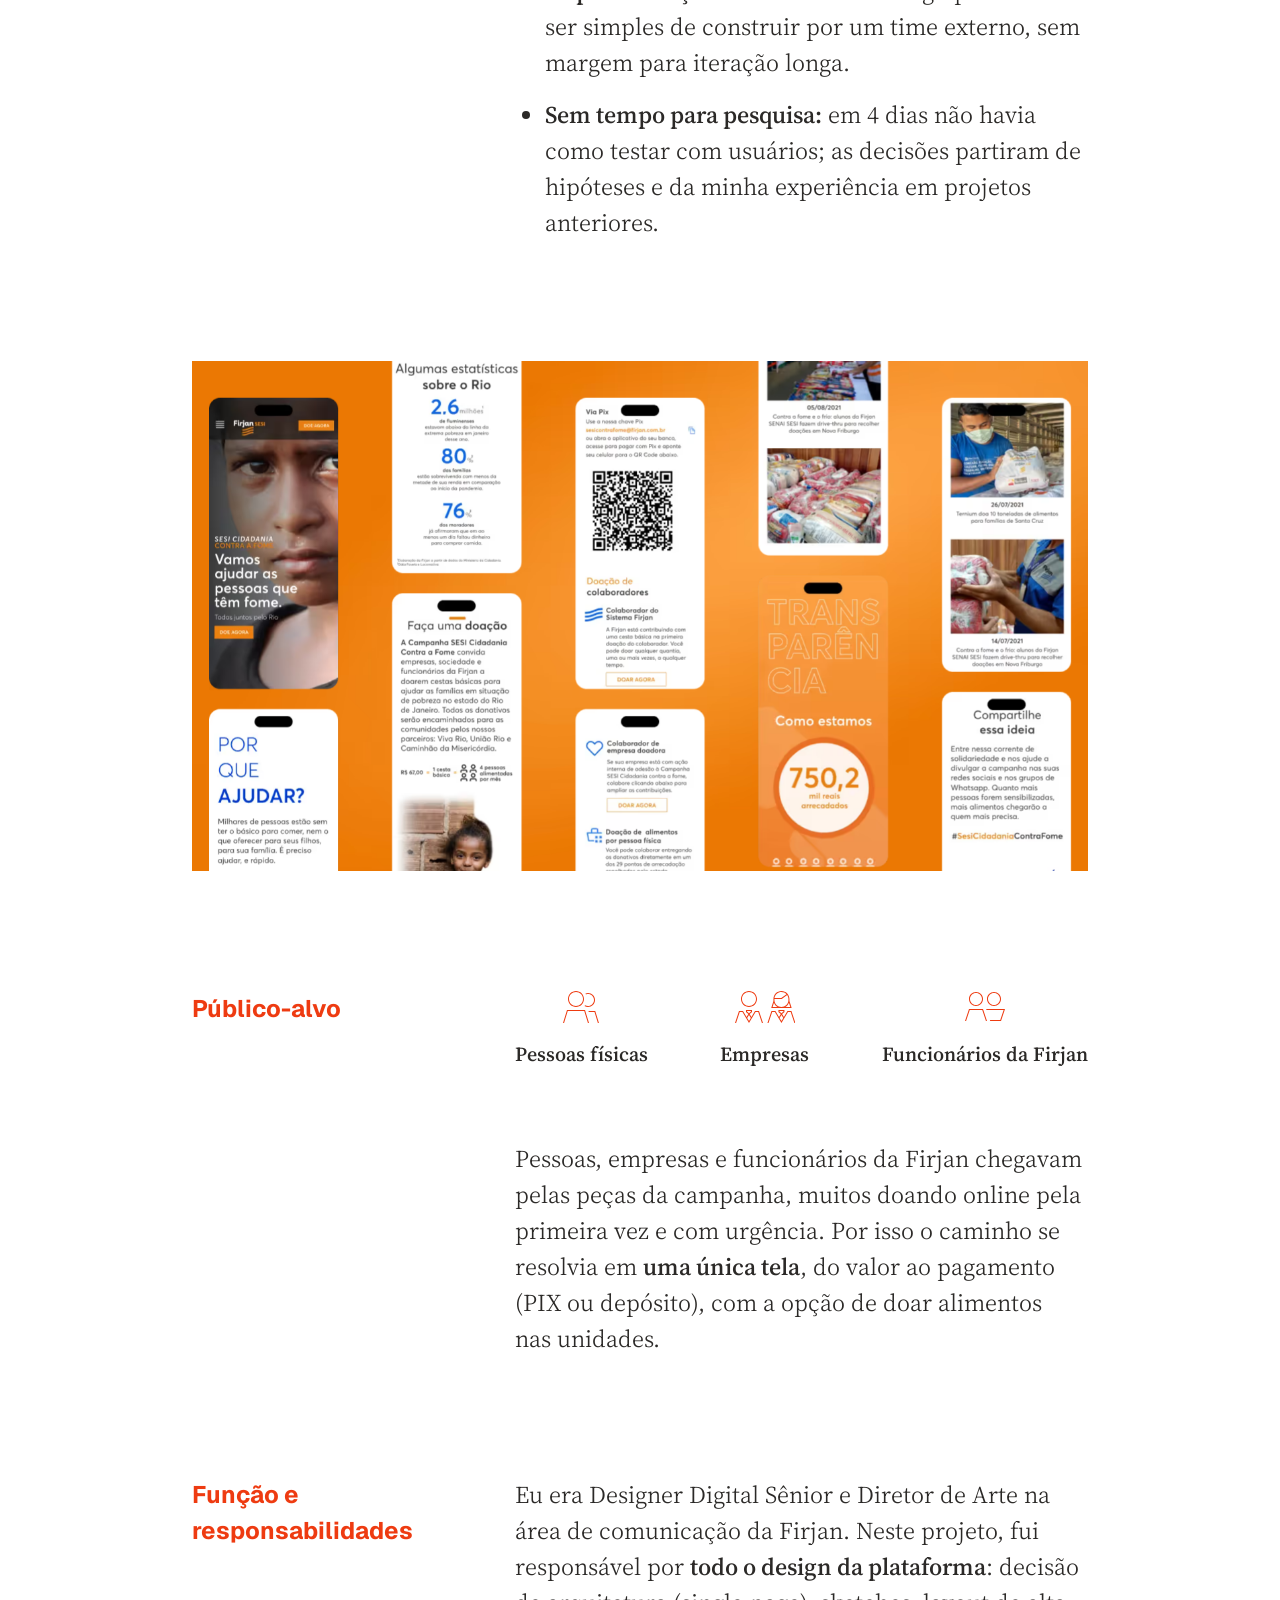
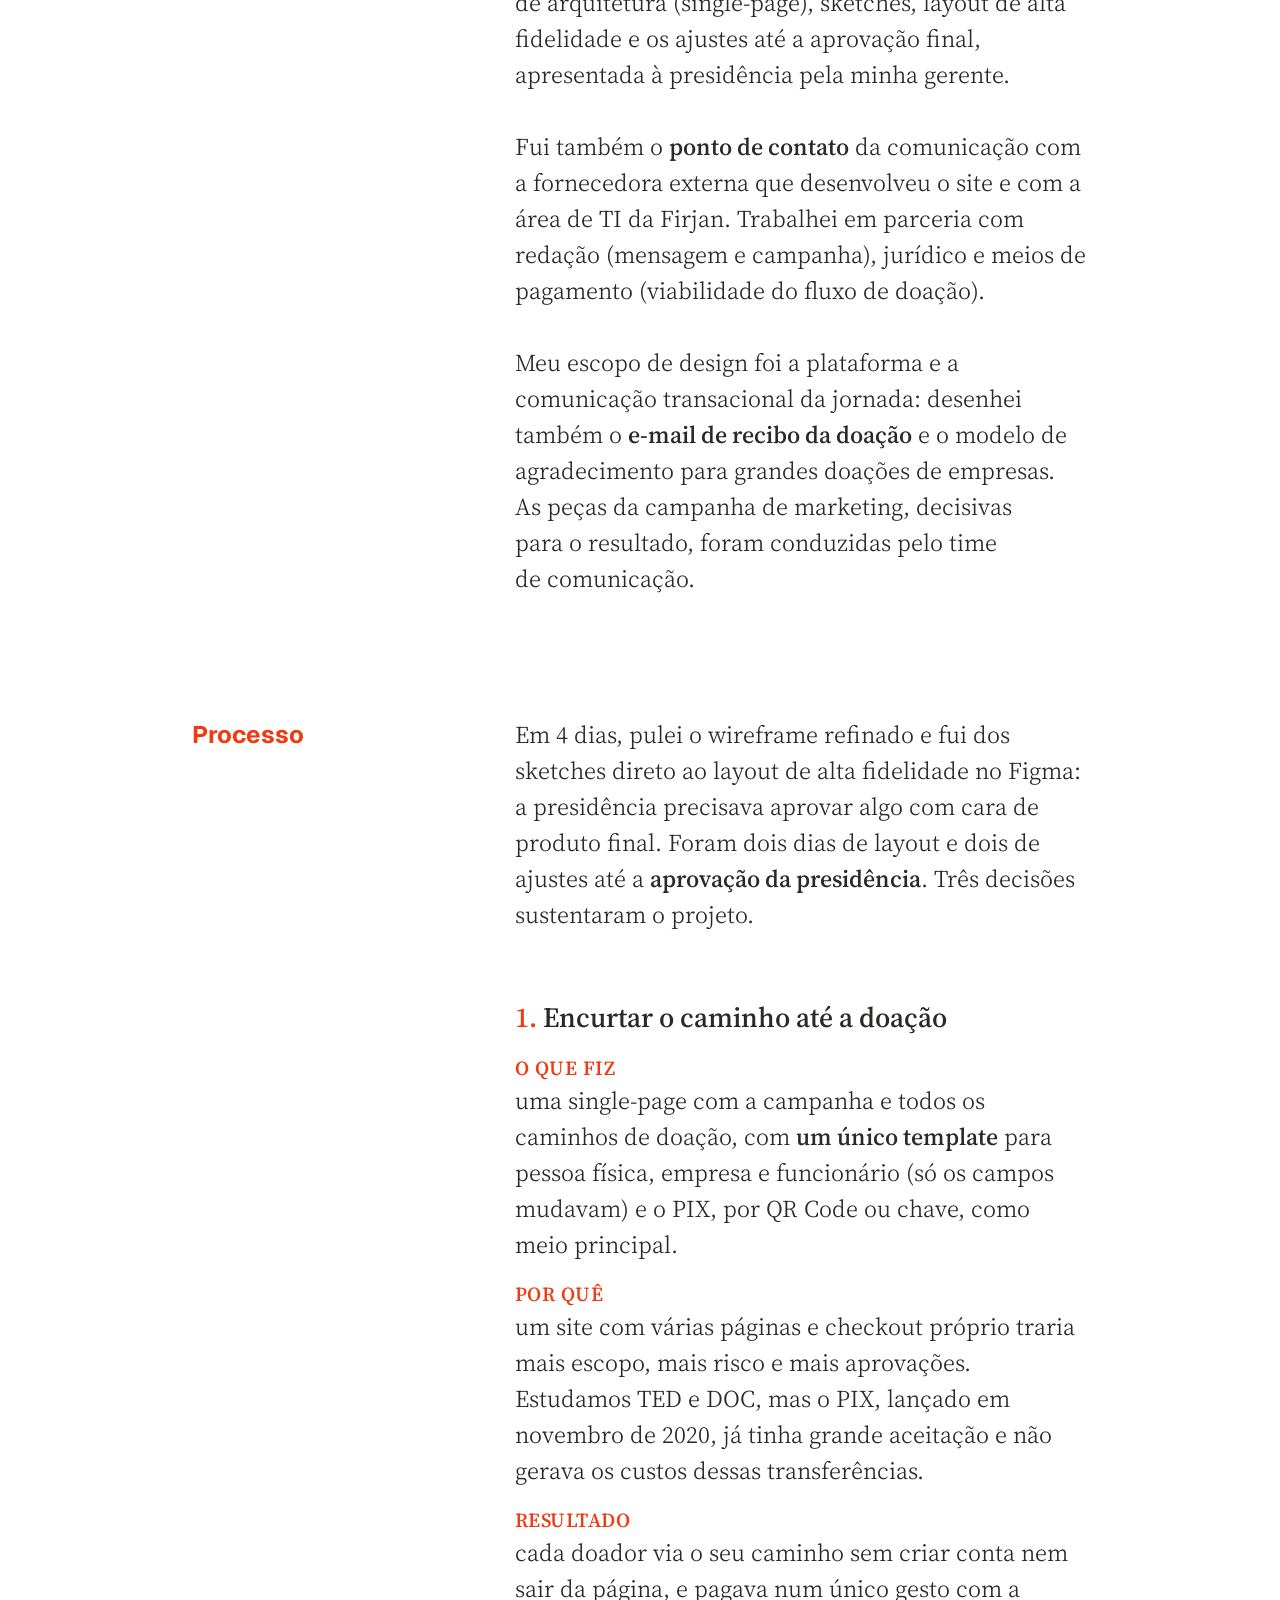
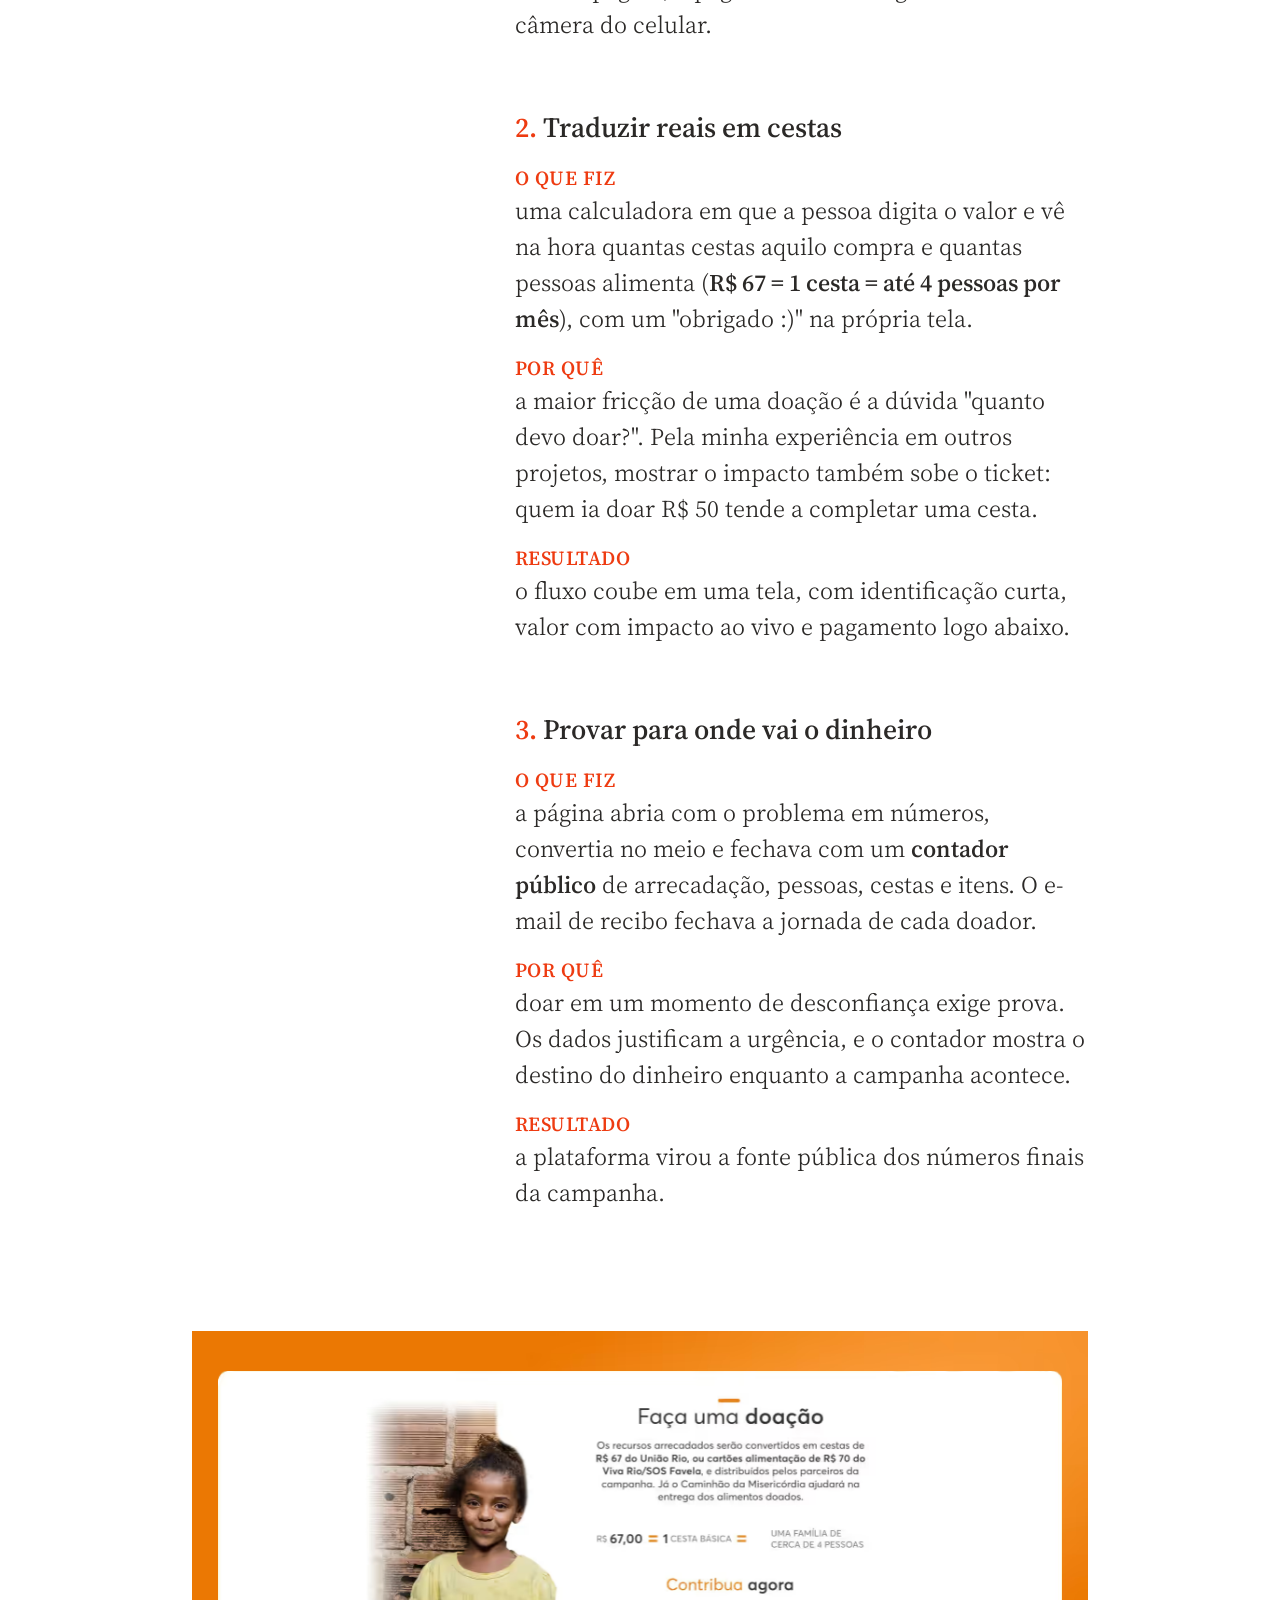
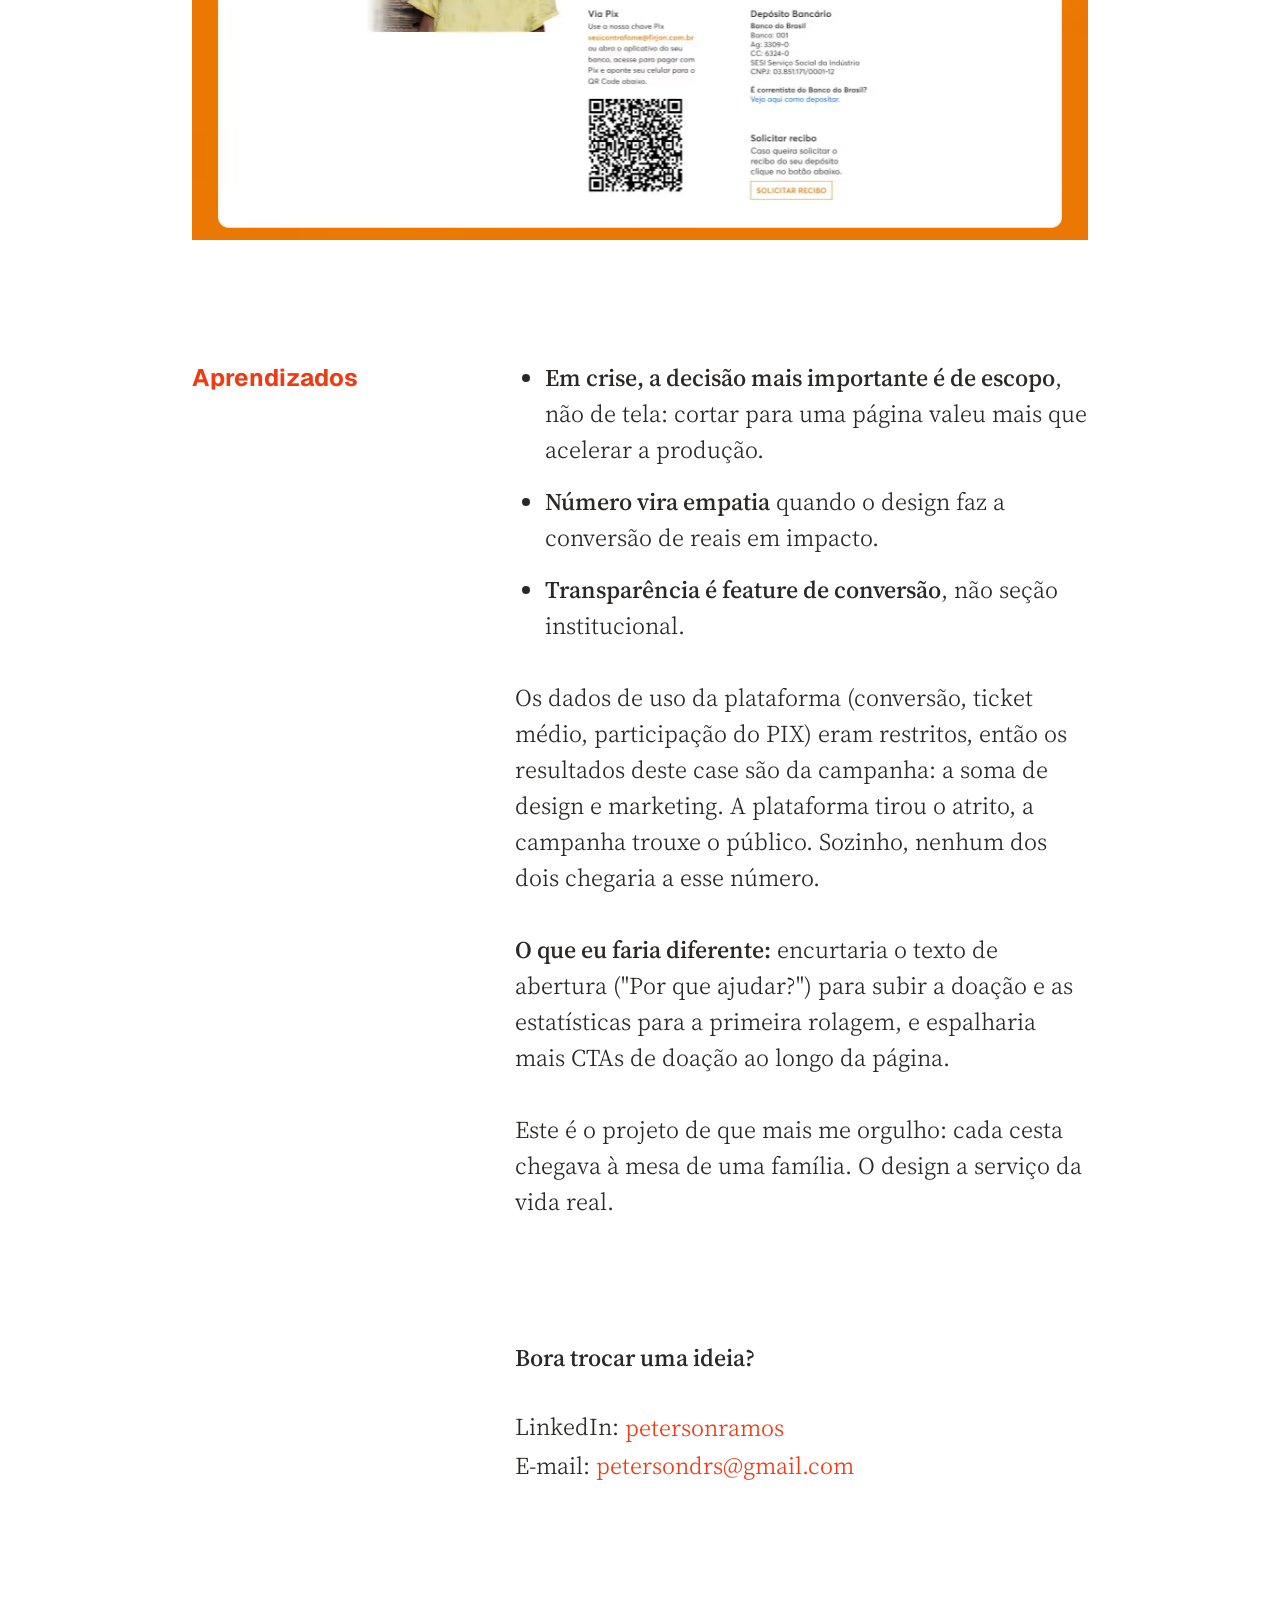
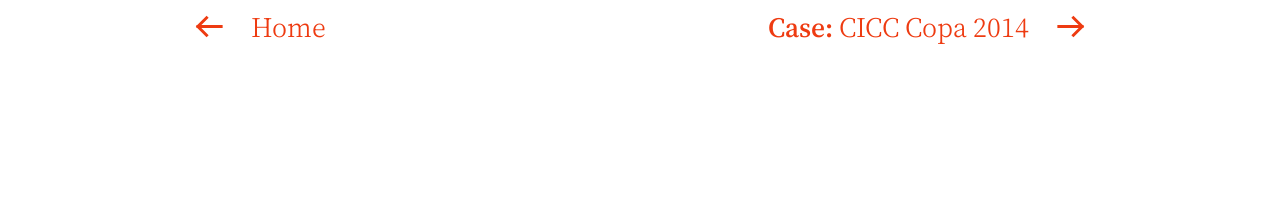
<file: cases/sesi-cidadania/index.html>
<!DOCTYPE html><html lang="pt-BR" data-astro-cid-sckkx6r4> <head><meta charset="UTF-8"><!-- Idioma de entrada: escolha salva no menu ou, sem ela, o idioma do
		     aparelho (PT, EN ou ES; outro qualquer → EN). Roda antes de pintar,
		     para não piscar o idioma errado. Robôs de busca ficam na URL pedida.
		     Fora da 404 (noindex): lá a URL não existe e o redirecionamento
		     entraria em laço. --><script>(function(){const langConfig = "{\"current\":\"pt\",\"key\":\"pr-lang\",\"fallback\":\"en\"}";

			(function () {
				var c = JSON.parse(langConfig);
				var supported = ['pt', 'en', 'es'];
				var want = null;
				try {
					want = localStorage.getItem(c.key);
				} catch (e) {}
				if (supported.indexOf(want) < 0) {
					// Só na entrada: vindo de outra página do site, respeita a URL
					// (vale também para quem trocou de idioma sem storage).
					if (document.referrer.indexOf(location.origin + '/') === 0) return;
					if (/bot|crawl|spider|slurp|lighthouse|headless/i.test(navigator.userAgent)) return;
					var device = ((navigator.languages && navigator.languages[0]) || navigator.language || '')
						.slice(0, 2)
						.toLowerCase();
					want = supported.indexOf(device) >= 0 ? device : c.fallback;
				}
				if (want === c.current) return;
				var path = location.pathname.replace(/^\/(en|es)(?=\/|$)/, '') || '/';
				var target = want === 'pt' ? path : '/' + want + path;
				location.replace(target + location.search + location.hash);
			})();
		})();</script><meta name="viewport" content="width=device-width, initial-scale=1"><script>(function(){const gtmId = "GTM-MZGNXW39";
const consentKey = "pr-consent";

			window.dataLayer = window.dataLayer || [];
			function gtag() {
				dataLayer.push(arguments);
			}
			window.gtag = gtag;
			var granted = false;
			try {
				granted = localStorage.getItem(consentKey) === 'granted';
			} catch (e) {}
			gtag('consent', 'default', {
				ad_storage: 'denied',
				ad_user_data: 'denied',
				ad_personalization: 'denied',
				analytics_storage: granted ? 'granted' : 'denied',
				wait_for_update: 500,
			});
			// Snippet oficial do GTM.
			(function (w, d, s, l, i) {
				w[l] = w[l] || [];
				w[l].push({ 'gtm.start': new Date().getTime(), event: 'gtm.js' });
				var f = d.getElementsByTagName(s)[0],
					j = d.createElement(s),
					dl = l != 'dataLayer' ? '&l=' + l : '';
				j.async = true;
				j.src = 'https://www.googletagmanager.com/gtm.js?id=' + i + dl;
				f.parentNode.insertBefore(j, f);
			})(window, document, 'script', 'dataLayer', gtmId);
		})();</script><link rel="icon" href="/favicon.ico" sizes="32x32"><link rel="icon" type="image/svg+xml" href="/favicon.svg"><link rel="apple-touch-icon" href="/apple-touch-icon.png"><meta name="generator" content="Astro v6.4.8"><title>Firjan SESI Cidadania Contra a Fome | Peterson Ramos</title><meta name="description" content="Case de UX: a plataforma de doação da campanha Firjan SESI Cidadania Contra a Fome, do briefing à aprovação em 4 dias. R$ 750 mil arrecadados."><link rel="canonical" href="https://petersonramos.com.br/cases/sesi-cidadania/"><link rel="alternate" hreflang="pt-BR" href="https://petersonramos.com.br/cases/sesi-cidadania/"><link rel="alternate" hreflang="en-US" href="https://petersonramos.com.br/en/cases/sesi-cidadania/"><link rel="alternate" hreflang="es-419" href="https://petersonramos.com.br/es/cases/sesi-cidadania/"><link rel="alternate" hreflang="x-default" href="https://petersonramos.com.br/en/cases/sesi-cidadania/"><meta property="og:type" content="article"><meta property="og:site_name" content="Peterson Ramos"><meta property="og:locale" content="pt_BR"><meta property="og:title" content="Firjan SESI Cidadania Contra a Fome | Peterson Ramos"><meta property="og:description" content="Case de UX: a plataforma de doação da campanha Firjan SESI Cidadania Contra a Fome, do briefing à aprovação em 4 dias. R$ 750 mil arrecadados."><meta property="og:url" content="https://petersonramos.com.br/cases/sesi-cidadania/"><meta property="og:image" content="https://petersonramos.com.br/_astro/case_sesi_header_desktop_1x.BHXr10g0_2mP5pk.jpg"><meta property="og:image:width" content="1200"><meta property="og:image:height" content="663"><meta name="twitter:card" content="summary_large_image"><script type="application/ld+json">{"@context":"https://schema.org","@type":"CreativeWork","name":"Firjan SESI Cidadania Contra a Fome","description":"Case de UX: a plataforma de doação da campanha Firjan SESI Cidadania Contra a Fome, do briefing à aprovação em 4 dias. R$ 750 mil arrecadados.","inLanguage":"pt-BR","author":{"@type":"Person","name":"Peterson Ramos","jobTitle":"Sênior UX/UI Designer","sameAs":["https://www.linkedin.com/in/petersonramos"]}}</script><link rel="preconnect" href="https://fonts.googleapis.com"><link rel="preconnect" href="https://fonts.gstatic.com" crossorigin><link href="https://fonts.googleapis.com/css2?family=Geist:wght@500..900&family=Source+Serif+4:opsz,wght@8..60,350..700&display=swap" rel="stylesheet"><style>html.lenis,html.lenis body{height:auto}.lenis:not(.lenis-autoToggle).lenis-stopped{overflow:clip}.lenis [data-lenis-prevent],.lenis [data-lenis-prevent-wheel],.lenis [data-lenis-prevent-touch],.lenis [data-lenis-prevent-vertical],.lenis [data-lenis-prevent-horizontal]{overscroll-behavior:contain}.lenis.lenis-smooth iframe{pointer-events:none}.lenis.lenis-autoToggle{transition-property:overflow;transition-duration:1ms;transition-behavior:allow-discrete}
</style><link rel="stylesheet" href="/_astro/Layout.DHzbArR2.css"><link rel="stylesheet" href="/_astro/_slug_.D8Np0i6a.css"><link rel="stylesheet" href="/_astro/NavMenu.BUhfsTg2.css"></head> <body data-astro-cid-sckkx6r4> <noscript> <iframe src="https://www.googletagmanager.com/ns.html?id=GTM-MZGNXW39" height="0" width="0" style="display:none;visibility:hidden" title="Google Tag Manager" data-astro-cid-sckkx6r4></iframe> </noscript> <a href="#conteudo" class="skip-link" data-astro-cid-sckkx6r4>Pular para o conteúdo</a>  <div class="reading-progress" aria-hidden="true" data-astro-cid-wj3rqict></div>  <script type="module">if(!CSS.supports("animation-timeline: scroll()")){const t=document.querySelector(".reading-progress");if(t){let e=!1;const n=()=>{const s=document.documentElement.scrollHeight-window.innerHeight;t.style.setProperty("--progress",String(s>0?Math.min(window.scrollY/s,1):0)),e=!1},r=()=>{e||(e=!0,requestAnimationFrame(n))};addEventListener("scroll",r,{passive:!0}),addEventListener("resize",r),n()}}</script> <script type="module" src="/_astro/SmoothScroll.astro_astro_type_script_index_0_lang.VuBtUxyv.js"></script> <nav class="case-nav" aria-label="Seções do case" data-case-nav data-astro-cid-j6ofnyje> <ul class="case-nav__list" data-astro-cid-j6ofnyje> <li data-astro-cid-j6ofnyje> <a href="#overview" class="case-nav__item" data-case-nav-item="overview" data-astro-cid-j6ofnyje> <span class="case-nav__dash" style="--w: 0.332" aria-hidden="true" data-astro-cid-j6ofnyje></span> <span class="case-nav__label" data-astro-cid-j6ofnyje> <span class="case-nav__text" data-astro-cid-j6ofnyje>Overview</span> </span> </a> </li><li data-astro-cid-j6ofnyje> <a href="#resultados" class="case-nav__item" data-case-nav-item="resultados" data-astro-cid-j6ofnyje> <span class="case-nav__dash" style="--w: 0.000" aria-hidden="true" data-astro-cid-j6ofnyje></span> <span class="case-nav__label" data-astro-cid-j6ofnyje> <span class="case-nav__text" data-astro-cid-j6ofnyje>Resultados</span> </span> </a> </li><li data-astro-cid-j6ofnyje> <a href="#o-problema" class="case-nav__item" data-case-nav-item="o-problema" data-astro-cid-j6ofnyje> <span class="case-nav__dash" style="--w: 0.422" aria-hidden="true" data-astro-cid-j6ofnyje></span> <span class="case-nav__label" data-astro-cid-j6ofnyje> <span class="case-nav__text" data-astro-cid-j6ofnyje>O problema</span> </span> </a> </li><li data-astro-cid-j6ofnyje> <a href="#restricoes" class="case-nav__item" data-case-nav-item="restricoes" data-astro-cid-j6ofnyje> <span class="case-nav__dash" style="--w: 0.316" aria-hidden="true" data-astro-cid-j6ofnyje></span> <span class="case-nav__label" data-astro-cid-j6ofnyje> <span class="case-nav__text" data-astro-cid-j6ofnyje>Restrições</span> </span> </a> </li><li data-astro-cid-j6ofnyje> <a href="#publico-alvo" class="case-nav__item" data-case-nav-item="publico-alvo" data-astro-cid-j6ofnyje> <span class="case-nav__dash" style="--w: 0.244" aria-hidden="true" data-astro-cid-j6ofnyje></span> <span class="case-nav__label" data-astro-cid-j6ofnyje> <span class="case-nav__text" data-astro-cid-j6ofnyje>Público-alvo</span> </span> </a> </li><li data-astro-cid-j6ofnyje> <a href="#funcao-e-responsabilidades" class="case-nav__item" data-case-nav-item="funcao-e-responsabilidades" data-astro-cid-j6ofnyje> <span class="case-nav__dash" style="--w: 0.588" aria-hidden="true" data-astro-cid-j6ofnyje></span> <span class="case-nav__label" data-astro-cid-j6ofnyje> <span class="case-nav__text" data-astro-cid-j6ofnyje>Função e responsabilidades</span> </span> </a> </li><li data-astro-cid-j6ofnyje> <a href="#processo" class="case-nav__item" data-case-nav-item="processo" data-astro-cid-j6ofnyje> <span class="case-nav__dash" style="--w: 1.000" aria-hidden="true" data-astro-cid-j6ofnyje></span> <span class="case-nav__label" data-astro-cid-j6ofnyje> <span class="case-nav__text" data-astro-cid-j6ofnyje>Processo</span> </span> </a> </li><li data-astro-cid-j6ofnyje> <a href="#aprendizados" class="case-nav__item" data-case-nav-item="aprendizados" data-astro-cid-j6ofnyje> <span class="case-nav__dash" style="--w: 0.588" aria-hidden="true" data-astro-cid-j6ofnyje></span> <span class="case-nav__label" data-astro-cid-j6ofnyje> <span class="case-nav__text" data-astro-cid-j6ofnyje>Aprendizados</span> </span> </a> </li> </ul> </nav> <script type="module">const c=document.querySelector("[data-case-nav]");if(c){const t=[...c.querySelectorAll("[data-case-nav-item]")],u=t.map(i=>document.getElementById(i.dataset.caseNavItem??"")),o=document.querySelector("[data-case-hero]");let a=-1,r=!1;const n=()=>{r=!1,c.toggleAttribute("data-visible",!o||o.getBoundingClientRect().bottom<=0);const i=innerHeight*.4;let e=0;u.forEach((s,l)=>{s&&s.getBoundingClientRect().top<=i&&(e=l)}),e!==a&&(t[a]?.removeAttribute("aria-current"),t[e]?.setAttribute("aria-current","true"),a=e)};addEventListener("scroll",()=>{r||(r=!0,requestAnimationFrame(n))},{passive:!0}),addEventListener("resize",n),n()}</script><main id="conteudo" class="pb-page-bottom"> <!-- Voltar leva à home até existir a lista de projetos --> <header class="relative" data-case-hero>  <figure class="m-0 w-full relative" data-nav-tone="dark" data-snap="start" data-astro-cid-mzzv3rig><picture class="case-tint-box" style="--tint:#675a56;--tint-sm:#534641" data-astro-cid-mzzv3rig><source media="(max-width: 47.999rem)" type="image/avif" srcset="/_astro/case_sesi_header_mobile_1x.CjwTzS9i_Z13c4Gh.avif 192w, /_astro/case_sesi_header_mobile_1x.CjwTzS9i_ttf3W.avif 384w, /_astro/case_sesi_header_mobile_1x.CjwTzS9i_1fkGWy.avif 576w, /_astro/case_sesi_header_mobile_1x.CjwTzS9i_1ul2kO.avif 768w" sizes="max(100vw, min(114vh, 122vw))" width="768" height="675" data-astro-cid-mzzv3rig><source media="(max-width: 47.999rem)" type="image/webp" srcset="/_astro/case_sesi_header_mobile_1x.CjwTzS9i_Z96SKm.webp 192w, /_astro/case_sesi_header_mobile_1x.CjwTzS9i_1nypYR.webp 384w, /_astro/case_sesi_header_mobile_1x.CjwTzS9i_29pRSt.webp 576w, /_astro/case_sesi_header_mobile_1x.CjwTzS9i_2oqdgJ.webp 768w" sizes="max(100vw, min(114vh, 122vw))" width="768" height="675" data-astro-cid-mzzv3rig><source type="image/avif" srcset="/_astro/case_sesi_header_desktop_1x.BHXr10g0_2dGY2Q.avif 639w, /_astro/case_sesi_header_desktop_1x.BHXr10g0_Z20bU02.avif 1278w, /_astro/case_sesi_header_desktop_1x.BHXr10g0_Z29CKXU.avif 1916w, /_astro/case_sesi_header_desktop_1x.BHXr10g0_Z1EF67.avif 2555w" sizes="max(100vw, min(181vh, 167vw))" data-astro-cid-mzzv3rig><source type="image/webp" srcset="/_astro/case_sesi_header_desktop_1x.BHXr10g0_Z1wgrG5.webp 639w, /_astro/case_sesi_header_desktop_1x.BHXr10g0_Z1oOb0v.webp 1278w, /_astro/case_sesi_header_desktop_1x.BHXr10g0_14jEjx.webp 1916w, /_astro/case_sesi_header_desktop_1x.BHXr10g0_Z1RTnBA.webp 2555w" sizes="max(100vw, min(181vh, 167vw))" data-astro-cid-mzzv3rig><img src="/_astro/case_sesi_header_desktop_1x.BHXr10g0_1fFpYu.jpg" alt="Foto de duas crianças olhando para a câmera" width="2555" height="1412" loading="eager" fetchpriority="high" decoding="sync" class="block h-auto w-full case-hero-img case-tint" onload="this.classList.add('is-loaded')" data-astro-cid-mzzv3rig></picture><h1 class="case-hero-title absolute inset-x-0 m-0 px-page-x font-display font-black uppercase text-ink-inverted" data-astro-cid-mzzv3rig><span class="block" data-astro-cid-mzzv3rig>Sesi Cidadania</span><span class="block" data-astro-cid-mzzv3rig>Contra a Fome</span></h1></figure> <div class="absolute inset-x-0 top-0 flex justify-end px-page-x pt-page-top"> <nav class="nav-fixed group flex items-center gap-md" aria-label="Menu principal" data-nav data-label-open="Abrir menu" data-label-close="Fechar menu" data-label-copied="Copiado" data-label-email-copied="E-mail copiado" data-lang-key="pr-lang" data-astro-cid-hviy6i6g> <a href="/" data-nav-back class="link-marker link-marker--rtl nav-back font-display font-black uppercase text-nav-label focus-visible:outline-2 focus-visible:-outline-offset-2 focus-visible:outline-brand-dark" data-astro-cid-hviy6i6g> <span class="nav-back__label" data-astro-cid-hviy6i6g> <svg width="24" height="24" viewBox="0 0 24 24" fill="none" class="size-nav-item-icon shrink-0" aria-hidden="true" data-astro-cid-hviy6i6g="true">
<g>
<path d="M20 12H4M10 18L4 12L10 6" stroke-width="2" stroke-linecap="square" stroke="currentColor" />
</g>
</svg> <span class="max-md:sr-only" data-astro-cid-hviy6i6g>Voltar</span> </span> <span class="link-marker-fill" aria-hidden="true" data-astro-cid-hviy6i6g> <span class="link-marker-fill-text nav-back__label nav-back__clone" data-astro-cid-hviy6i6g> <svg width="24" height="24" viewBox="0 0 24 24" fill="none" class="size-nav-item-icon shrink-0" aria-hidden="true" data-astro-cid-hviy6i6g="true">
<g>
<path d="M20 12H4M10 18L4 12L10 6" stroke-width="2" stroke-linecap="square" stroke="currentColor" />
</g>
</svg> <span class="max-md:hidden" data-astro-cid-hviy6i6g>Voltar</span> </span> </span> </a> <!-- Barra + painéis do menu (o Voltar fica de fora). --> <div class="relative shrink-0" data-nav-menu data-astro-cid-hviy6i6g> <div class="flex shadow-nav" data-astro-cid-hviy6i6g> <a href="/" class="flex size-nav items-center justify-center font-display font-black uppercase text-nav text-accent bg-gray-0 hover:bg-brand-light focus-visible:outline-2 focus-visible:-outline-offset-2 focus-visible:outline-brand-dark" aria-label="Peterson Ramos, início" data-astro-cid-hviy6i6g>
PR
</a> <div id="nav-menu-links" class="nav-links" data-astro-cid-hviy6i6g> <ul class="m-0 flex min-w-0 list-none overflow-hidden whitespace-nowrap p-0" data-astro-cid-hviy6i6g> <li data-astro-cid-hviy6i6g> <a href="/sobre/" class="flex h-nav items-center px-nav-label-padding font-display font-black uppercase text-nav-label text-ink-inverted transition-colors bg-accent hover:bg-brand-dark focus-visible:outline-2 focus-visible:-outline-offset-2 focus-visible:outline-brand-dark" data-astro-cid-hviy6i6g> <span class="nav-label" data-astro-cid-hviy6i6g>Sobre</span> </a> </li> <li data-astro-cid-hviy6i6g> <button type="button" class="flex h-nav cursor-pointer items-center border-0 px-nav-label-padding font-display font-black uppercase text-nav-label text-ink-inverted transition-colors bg-accent hover:bg-brand-dark focus-visible:outline-2 focus-visible:-outline-offset-2 focus-visible:outline-brand-dark aria-expanded:bg-brand-dark" aria-expanded="false" aria-controls="nav-contact" data-contact-toggle data-astro-cid-hviy6i6g> <span class="nav-label" data-astro-cid-hviy6i6g>Contato</span> </button> </li> <li data-astro-cid-hviy6i6g> <button type="button" class="flex size-nav cursor-pointer items-center justify-center border-0 p-0 font-display font-black uppercase text-nav-label text-ink-inverted transition-colors bg-accent hover:bg-brand-dark focus-visible:outline-2 focus-visible:-outline-offset-2 focus-visible:outline-brand-dark aria-expanded:bg-brand-dark" aria-expanded="false" aria-controls="nav-lang" aria-label="Idioma: Português" data-lang-toggle data-astro-cid-hviy6i6g> <span class="nav-label" data-astro-cid-hviy6i6g>pt</span> </button> </li> </ul> </div> <button type="button" class="flex size-nav cursor-pointer items-center justify-center border-0 p-0 text-ink-inverted transition-colors duration-300 bg-accent hover:bg-brand-dark focus-visible:outline-2 focus-visible:-outline-offset-2 focus-visible:outline-brand-dark group-data-open:bg-gray-0 group-data-open:text-accent group-data-open:hover:bg-brand-light" aria-expanded="false" aria-controls="nav-menu-links" aria-label="Abrir menu" data-nav-toggle data-astro-cid-hviy6i6g> <!-- Hambúrguer que vira X (Figma: icon/bars → icon/close, traço 2) --> <svg class="block size-nav-icon" viewBox="0 0 24 24" fill="none" stroke="currentColor" stroke-width="2" stroke-linecap="square" aria-hidden="true" data-astro-cid-hviy6i6g> <path class="nav-bar nav-bar-top" d="M3 6H21" data-astro-cid-hviy6i6g></path> <path class="nav-bar nav-bar-mid" d="M3 12H21" data-astro-cid-hviy6i6g></path> <path class="nav-bar nav-bar-bot" d="M3 18H21" data-astro-cid-hviy6i6g></path> </svg> </button> </div> <!-- Outros idiomas: quadrados empilhados logo abaixo do item de idioma,
		     que é o último antes do ✕. --> <div id="nav-lang" class="nav-lang absolute top-full right-nav z-20 pt-1" data-astro-cid-hviy6i6g> <ul class="m-0 flex list-none flex-col p-0 shadow-nav" data-astro-cid-hviy6i6g> <li data-astro-cid-hviy6i6g> <a href="/en/cases/sesi-cidadania/" hreflang="en" lang="en" aria-label="English" data-lang-choice="en" class="flex size-nav items-center justify-center font-display font-black uppercase text-nav-label text-ink-inverted transition-colors bg-accent hover:bg-brand-dark focus-visible:outline-2 focus-visible:-outline-offset-2 focus-visible:outline-brand-dark" data-astro-cid-hviy6i6g> en </a> </li><li data-astro-cid-hviy6i6g> <a href="/es/cases/sesi-cidadania/" hreflang="es" lang="es" aria-label="Español" data-lang-choice="es" class="flex size-nav items-center justify-center font-display font-black uppercase text-nav-label text-ink-inverted transition-colors bg-accent hover:bg-brand-dark focus-visible:outline-2 focus-visible:-outline-offset-2 focus-visible:outline-brand-dark" data-astro-cid-hviy6i6g> es </a> </li> </ul> </div> <!-- Painel de contato, alinhado à direita do item Contato (recua o idioma e
		     o ✕, ver .nav-contact). O pt-1 transparente afasta o painel da barra. --> <div id="nav-contact" class="nav-contact absolute top-full z-20 pt-1" data-astro-cid-hviy6i6g> <div class="flex w-nav-panel flex-col bg-accent p-nav-panel-padding shadow-nav" data-astro-cid-hviy6i6g> <div class="flex h-nav-item items-center gap-sm" data-astro-cid-hviy6i6g> <a href="mailto:petersondrs@gmail.com" class="nav-contact-row min-w-0 flex-1 focus-visible:outline-2 focus-visible:outline-offset-2 focus-visible:outline-gray-0" data-astro-cid-hviy6i6g> <svg width="24" height="24" viewBox="0 0 24 24" fill="none" class="size-nav-item-icon shrink-0" aria-hidden="true" data-astro-cid-hviy6i6g="true">
<g id="icon/envelope">
<path id="shape" d="M3 6L12 13L21 6M3 5H21V19H3V5Z" stroke-width="2" stroke-linecap="square" stroke="currentColor" />
</g>
</svg> <span class="nav-email" data-email-text data-astro-cid-hviy6i6g>petersondrs@gmail.com</span> </a> <button type="button" class="flex cursor-pointer border-0 bg-transparent p-0 text-ink-inverted hover:opacity-80 focus-visible:outline-2 focus-visible:outline-offset-2 focus-visible:outline-gray-0" aria-label="Copiar e-mail" data-copy-email="petersondrs@gmail.com" data-astro-cid-hviy6i6g> <svg width="24" height="24" viewBox="0 0 24 24" fill="none" class="size-nav-item-icon" aria-hidden="true" data-astro-cid-hviy6i6g="true">
<g id="icon/copy">
<path id="shape" d="M16 8V3H3V16H8M8 8H21V21H8V8Z" stroke-width="2" stroke-linecap="square" stroke="currentColor" />
</g>
</svg> </button> </div> <a href="https://www.linkedin.com/in/petersonramos" target="_blank" rel="noopener noreferrer" class="nav-contact-row h-nav-item focus-visible:outline-2 focus-visible:outline-offset-2 focus-visible:outline-gray-0" data-astro-cid-hviy6i6g> <svg width="24" height="24" viewBox="0 0 24 24" fill="none" class="size-nav-item-icon shrink-0" aria-hidden="true" data-astro-cid-hviy6i6g="true">
<g id="icon/external-link">
<path id="shape" d="M20 10V4H14M20 4L11 13M18 14V20H4V6H10" stroke-width="2" stroke-linecap="square" stroke="currentColor" />
</g>
</svg> <span data-astro-cid-hviy6i6g>LinkedIn</span> </a>  <button type="button" class="nav-contact-row h-nav-item cursor-pointer border-0 bg-transparent p-0 text-left focus-visible:outline-2 focus-visible:outline-offset-2 focus-visible:outline-gray-0" data-cookie-reopen data-astro-cid-hviy6i6g> <svg width="24" height="24" viewBox="0 0 24 24" fill="none" class="size-nav-item-icon shrink-0" aria-hidden="true" data-astro-cid-hviy6i6g="true">
<g id="icon/cookie">
<path id="shape" d="M20.5 12.5A8.5 8.5 0 1 1 11.5 3.5A3 3 0 0 0 15 7.5A3 3 0 0 0 20.5 12.5Z" stroke-width="2" stroke-linecap="square" stroke="currentColor" />
<path id="chips" d="M8.5 10.5H8.51M12 14H12.01M8.5 16H8.51" stroke-width="2.5" stroke-linecap="square" stroke="currentColor" />
</g>
</svg> <span data-astro-cid-hviy6i6g>Cookies</span> </button> <span class="sr-only" aria-live="polite" data-copy-status data-astro-cid-hviy6i6g></span> </div> </div> </div> </nav> <script type="module">const m=document.querySelector(".progressive-blur"),h=document.querySelectorAll("[data-nav]");if(h.length){const s=document.querySelectorAll('[data-nav-tone="dark"]'),o=()=>{h.forEach(a=>{const c=a.querySelector(".nav-back");if(!c)return;const i=c.getBoundingClientRect(),n=i.top+i.height/2,u=[...s].some(g=>{const p=g.getBoundingClientRect();return p.top<=n&&p.bottom>=n&&p.left<=i.right&&p.right>=i.left});a.toggleAttribute("data-tone-dark",u)})};addEventListener("resize",o),o();let r=scrollY,d=!1;const f=()=>{d=!1;const a=Math.max(0,scrollY),c=a-r;if(o(),Math.abs(c)<6&&a>80)return;h.forEach(n=>{const u=n.hasAttribute("data-open")||!!n.querySelector(":focus-visible"),g=a>80&&c>0&&!u;n.toggleAttribute("data-nav-hidden",g)});const i=[...h].some(n=>!n.hasAttribute("data-nav-hidden"));m?.classList.toggle("is-hidden",a<=80||!i),r=a};addEventListener("scroll",()=>{d||(d=!0,requestAnimationFrame(f))},{passive:!0}),h.forEach(a=>a.addEventListener("focusin",()=>{a.removeAttribute("data-nav-hidden"),m?.classList.toggle("is-hidden",scrollY<=80)}))}h.forEach(t=>{const l=t.querySelector("[data-nav-toggle]");if(!l)return;const s=t.querySelector("[data-contact-toggle]"),o=e=>{t.toggleAttribute("data-contact-open",e),s?.setAttribute("aria-expanded",String(e))},r=()=>t.hasAttribute("data-contact-open"),d=t.querySelector("[data-lang-toggle]"),f=e=>{t.toggleAttribute("data-lang-open",e),d?.setAttribute("aria-expanded",String(e))},a=()=>t.hasAttribute("data-lang-open"),c=e=>{t.toggleAttribute("data-open",e),l.setAttribute("aria-expanded",String(e)),l.setAttribute("aria-label",(e?t.dataset.labelClose:t.dataset.labelOpen)??""),e||(o(!1),f(!1))},i=()=>t.hasAttribute("data-open");s?.addEventListener("click",()=>{f(!1),o(!r())}),d?.addEventListener("click",()=>{o(!1),f(!a())}),t.querySelectorAll("[data-lang-choice]").forEach(e=>{e.addEventListener("click",()=>{try{localStorage.setItem(t.dataset.langKey??"",e.dataset.langChoice??"")}catch{}})});const n=t.querySelector("[data-copy-email]"),u=t.querySelector("[data-email-text]"),g=t.querySelector("[data-copy-status]");let p;n?.addEventListener("click",async()=>{const e=n.dataset.copyEmail??"";try{await navigator.clipboard.writeText(e)}catch{return}u&&(u.textContent=t.dataset.labelCopied??""),g&&(g.textContent=t.dataset.labelEmailCopied??""),window.clearTimeout(p),p=window.setTimeout(()=>{u&&(u.textContent=e),g&&(g.textContent="")},1500)}),l.addEventListener("click",()=>c(!i())),t.querySelector("[data-cookie-reopen]")?.addEventListener("click",()=>{c(!1),dispatchEvent(new Event("pr:cookies-open"))}),document.addEventListener("click",e=>{i()&&!t.contains(e.target)&&c(!1)}),document.addEventListener("keydown",e=>{e.key==="Escape"&&(a()?(f(!1),d?.focus()):r()?(o(!1),s?.focus()):i()&&(c(!1),l.focus()))})});const b=document.querySelector("[data-nav-back]");b?.addEventListener("click",t=>{const l=r=>r.replace(/\/$/,"")||"/",s=location.pathname.match(/\/cases\/([^/]+)/)?.[1];let o=!1;try{const r=new URL(document.referrer),d=JSON.parse(sessionStorage.getItem("home-return")||"null");o=r.origin===location.origin&&l(r.pathname)===l(b.pathname)&&!!s&&d?.slug===s}catch{}if(o&&history.length>1){t.preventDefault(),history.back();return}try{s&&sessionStorage.setItem("home-return",JSON.stringify({slug:s,pending:!0}))}catch{}});</script> </div> </header> <!-- Abaixo do hero, o mesmo case-gap que separava a imagem do Overview --> <div class="flex flex-col gap-case-gap px-page-x pt-case-gap">  <section class="grid md:grid-cols-3 md:gap-x-grid-gap"> <p class="m-0 font-display font-bold text-h3 text-ink md:col-span-2 md:col-start-2">  Do briefing à aprovação em 4 dias: a plataforma de doação que arrecadou R$ 750 mil na pandemia </p> </section> <section id="overview" class="case-section grid gap-y-lg md:grid-cols-3 md:gap-x-grid-gap md:gap-y-0" data-astro-cid-pnynnjmm><h2 class="m-0 whitespace-nowrap font-display font-bold text-body text-section-title" data-astro-cid-pnynnjmm><span class="block" data-astro-cid-pnynnjmm>Overview</span></h2><div class="md:col-span-2" data-astro-cid-pnynnjmm> <div class="flex flex-col gap-[1lh] text-ink font-lead text-body-lg [&amp;_strong]:font-lead-strong"> <p class="m-0">Em maio de 2021, no auge da segunda onda da pandemia, desenhei a plataforma de doação da campanha Firjan SESI Cidadania Contra a Fome, <strong>do briefing à aprovação da presidência em 4 dias</strong>.</p><p class="m-0">A campanha arrecadou doações e distribuiu cestas básicas a famílias em insegurança alimentar no estado do Rio. A Firjan é a Federação das Indústrias do Estado do Rio de Janeiro, uma das maiores instituições do sistema indústria no Brasil.</p> </div> </div></section><section id="resultados" class="case-section grid gap-y-lg md:grid-cols-3 md:gap-x-grid-gap md:gap-y-0" data-astro-cid-pnynnjmm><h2 class="m-0 whitespace-nowrap font-display font-bold text-body text-section-title" data-astro-cid-pnynnjmm><span class="block" data-astro-cid-pnynnjmm>Resultados</span></h2><div class="md:col-span-2" data-astro-cid-pnynnjmm>  <div class="@container"> <ul class="m-0 grid list-none grid-cols-[minmax(0,1fr)_auto_minmax(0,1fr)_auto] gap-x-md gap-y-case-gap-inner p-0 @min-[41rem]:gap-x-grid-gap"> <li class="col-span-2 grid grid-cols-subgrid gap-x-2 gap-y-2 @min-[41rem]:gap-x-4"> <span class="self-start justify-self-end whitespace-nowrap font-display font-medium uppercase text-stat text-accent [font-size:min(var(--text-stat),17cqi)]">750</span> <span class="self-start whitespace-pre-line font-body font-strong text-body-lg text-ink">mil</span> <p class="col-span-2 m-0 text-right font-strong text-body-sm text-ink">reais arrecadados</p> </li><li class="col-span-2 grid grid-cols-subgrid gap-x-2 gap-y-2 @min-[41rem]:gap-x-4"> <span class="self-start justify-self-end whitespace-nowrap font-display font-medium uppercase text-stat text-accent [font-size:min(var(--text-stat),17cqi)]">52</span> <span class="self-start whitespace-pre-line font-body font-strong text-body-lg text-ink">mil</span> <p class="col-span-2 m-0 text-right font-strong text-body-sm text-ink">itens doados</p> </li><li class="col-span-2 grid grid-cols-subgrid gap-x-2 gap-y-2 @min-[41rem]:gap-x-4"> <span class="self-start justify-self-end whitespace-nowrap font-display font-medium uppercase text-stat text-accent [font-size:min(var(--text-stat),17cqi)]">36</span> <span class="self-start whitespace-pre-line font-body font-strong text-body-lg text-ink">mil</span> <p class="col-span-2 m-0 text-right font-strong text-body-sm text-ink">pessoas atendidas</p> </li><li class="col-span-2 grid grid-cols-subgrid gap-x-2 gap-y-2 @min-[41rem]:gap-x-4"> <span class="self-start justify-self-end whitespace-nowrap font-display font-medium uppercase text-stat text-accent [font-size:min(var(--text-stat),17cqi)]">9</span> <span class="self-start whitespace-pre-line font-body font-strong text-body-lg text-ink">mil</span> <p class="col-span-2 m-0 text-right font-strong text-body-sm text-ink">cestas básicas distribuídas</p> </li> </ul> </div> </div></section><section id="o-problema" class="case-section grid gap-y-lg md:grid-cols-3 md:gap-x-grid-gap md:gap-y-0" data-astro-cid-pnynnjmm><h2 class="m-0 whitespace-nowrap font-display font-bold text-body text-section-title" data-astro-cid-pnynnjmm><span class="block" data-astro-cid-pnynnjmm>O problema</span></h2><div class="md:col-span-2" data-astro-cid-pnynnjmm> <div class="flex flex-col gap-[1lh] text-ink font-regular text-body [&amp;_strong]:font-strong"> <p class="m-0">Em janeiro de 2021, 15,1% da população do estado do Rio (<strong>2,6 milhões de pessoas</strong>) estava abaixo da linha de extrema pobreza, e 76% dos moradores afirmavam já ter faltado dinheiro para comida. A Firjan precisava de um canal digital de arrecadação no ar no menor tempo possível: cada semana de atraso significava famílias sem comida.</p><p class="m-0">O desafio de design era criar um <strong>fluxo de doação sem atrito</strong>, confiável o bastante para a pessoa doar dinheiro em um momento de medo e desconfiança generalizados, e simples o bastante para ser implementado em tempo recorde.</p> </div> </div></section><section id="restricoes" class="case-section grid gap-y-lg md:grid-cols-3 md:gap-x-grid-gap md:gap-y-0" data-astro-cid-pnynnjmm><h2 class="m-0 whitespace-nowrap font-display font-bold text-body text-section-title" data-astro-cid-pnynnjmm><span class="block" data-astro-cid-pnynnjmm>Restrições</span></h2><div class="md:col-span-2" data-astro-cid-pnynnjmm> <div class="flex flex-col gap-[1lh] text-ink font-regular text-body [&amp;_strong]:font-strong"> <ul class="m-0 flex list-disc flex-col gap-sm pl-[1.25em]"> <li><strong>Tempo:</strong> 4 dias do briefing à aprovação da presidência, cerca de 30 dias de implementação e no máximo 4 meses de campanha no ar.</li><li><strong>Implementação terceirizada:</strong> o design precisava ser simples de construir por um time externo, sem margem para iteração longa.</li><li><strong>Sem tempo para pesquisa:</strong> em 4 dias não havia como testar com usuários; as decisões partiram de hipóteses e da minha experiência em projetos anteriores.</li> </ul> </div> </div></section><figure class="m-0 w-full max-md:-mx-page-x max-md:w-auto" data-nav-tone="dark" data-snap="center" data-astro-cid-mzzv3rig><div class="case-parallax relative overflow-hidden md:hidden" style="aspect-ratio: 592 / 1724" role="img" aria-label="Telas da plataforma de doação no celular: abertura da campanha, por que ajudar, formas de doar, transparência com o total arrecadado e notícias" data-astro-cid-mzzv3rig><picture data-astro-cid-mzzv3rig><source type="image/avif" srcset="/_astro/case_sesi_highlight_bg_1x.DQfw9G_U_GIlCD.avif 640w, /_astro/case_sesi_highlight_bg_1x.DQfw9G_U_Z1akXnq.avif 1280w, /_astro/case_sesi_highlight_bg_1x.DQfw9G_U_Z1zruJF.avif 1920w" sizes="calc(100vw * 5.12)" data-astro-cid-mzzv3rig><source type="image/webp" srcset="/_astro/case_sesi_highlight_bg_1x.DQfw9G_U_Z1NOWlv.webp 640w, /_astro/case_sesi_highlight_bg_1x.DQfw9G_U_29oG8W.webp 1280w, /_astro/case_sesi_highlight_bg_1x.DQfw9G_U_ZfdMEF.webp 1920w" sizes="calc(100vw * 5.12)" data-astro-cid-mzzv3rig><img src="/_astro/case_sesi_highlight_bg_1x.DQfw9G_U_29oG8W.webp" alt="" loading="lazy" decoding="async" class="absolute inset-0 block size-full object-cover" data-astro-cid-mzzv3rig></picture><picture data-astro-cid-mzzv3rig><source type="image/avif" srcset="/_astro/case_sesi_highlight_frames_mobile_1x.BKk6QLVz_Z81pRL.avif 296w, /_astro/case_sesi_highlight_frames_mobile_1x.BKk6QLVz_Z1qHwKj.avif 592w, /_astro/case_sesi_highlight_frames_mobile_1x.BKk6QLVz_Q4AGe.avif 888w, /_astro/case_sesi_highlight_frames_mobile_1x.BKk6QLVz_3ofCi.avif 1184w" sizes="calc(100vw * 1.0253)" data-astro-cid-mzzv3rig><source type="image/webp" srcset="/_astro/case_sesi_highlight_frames_mobile_1x.BKk6QLVz_Z1vRmJg.webp 296w, /_astro/case_sesi_highlight_frames_mobile_1x.BKk6QLVz_1cFlUQ.webp 592w, /_astro/case_sesi_highlight_frames_mobile_1x.BKk6QLVz_Z1zIDqx.webp 888w, /_astro/case_sesi_highlight_frames_mobile_1x.BKk6QLVz_HlIWq.webp 1184w" sizes="calc(100vw * 1.0253)" data-astro-cid-mzzv3rig><img src="/_astro/case_sesi_highlight_frames_mobile_1x.BKk6QLVz_HlIWq.webp" alt="" width="1184" height="3448" loading="lazy" decoding="async" class="case-parallax__layer absolute block h-auto max-w-none" style="left:-1.3513513513513513%;top:-1.2761020881670533%;width:102.53378378378379%;--drift:1.2%" data-astro-cid-mzzv3rig></picture></div><div class="case-parallax relative overflow-hidden max-md:hidden" style="aspect-ratio: 1920 / 1092" role="img" aria-label="Telas da plataforma de doação no celular: abertura da campanha, por que ajudar, formas de doar, transparência com o total arrecadado e notícias" data-astro-cid-mzzv3rig><picture data-astro-cid-mzzv3rig><source type="image/avif" srcset="/_astro/case_sesi_highlight_bg_1x.DQfw9G_U_GIlCD.avif 640w, /_astro/case_sesi_highlight_bg_1x.DQfw9G_U_Z1akXnq.avif 1280w, /_astro/case_sesi_highlight_bg_1x.DQfw9G_U_Z1zruJF.avif 1920w" sizes="(min-width: 150rem) calc(100vw - 40rem), (min-width: 112.5rem) calc(100vw - 30rem), (min-width: 75rem) calc(100vw - 24rem), calc(100vw - 6rem)" data-astro-cid-mzzv3rig><source type="image/webp" srcset="/_astro/case_sesi_highlight_bg_1x.DQfw9G_U_Z1NOWlv.webp 640w, /_astro/case_sesi_highlight_bg_1x.DQfw9G_U_29oG8W.webp 1280w, /_astro/case_sesi_highlight_bg_1x.DQfw9G_U_ZfdMEF.webp 1920w" sizes="(min-width: 150rem) calc(100vw - 40rem), (min-width: 112.5rem) calc(100vw - 30rem), (min-width: 75rem) calc(100vw - 24rem), calc(100vw - 6rem)" data-astro-cid-mzzv3rig><img src="/_astro/case_sesi_highlight_bg_1x.DQfw9G_U_29oG8W.webp" alt="" loading="lazy" decoding="async" class="absolute inset-0 block size-full object-cover" data-astro-cid-mzzv3rig></picture><picture data-astro-cid-mzzv3rig><source type="image/avif" srcset="/_astro/case_sesi_highlight_frames_desktop_1x.DDJxqLgO_IzxmP.avif 428w, /_astro/case_sesi_highlight_frames_desktop_1x.DDJxqLgO_Z1xnS5K.avif 855w, /_astro/case_sesi_highlight_frames_desktop_1x.DDJxqLgO_5itiP.avif 1283w, /_astro/case_sesi_highlight_frames_desktop_1x.DDJxqLgO_2sSlUt.avif 1710w" sizes="(min-width: 150rem) calc((100vw - 40rem) * 0.962), (min-width: 112.5rem) calc((100vw - 30rem) * 0.962), (min-width: 75rem) calc((100vw - 24rem) * 0.962), calc((100vw - 6rem) * 0.962)" data-astro-cid-mzzv3rig><source type="image/webp" srcset="/_astro/case_sesi_highlight_frames_desktop_1x.DDJxqLgO_Z1HdGJV.webp 428w, /_astro/case_sesi_highlight_frames_desktop_1x.DDJxqLgO_1600Ap.webp 855w, /_astro/case_sesi_highlight_frames_desktop_1x.DDJxqLgO_JfWCX.webp 1283w, /_astro/case_sesi_highlight_frames_desktop_1x.DDJxqLgO_2qNFRN.webp 1710w" sizes="(min-width: 150rem) calc((100vw - 40rem) * 0.962), (min-width: 112.5rem) calc((100vw - 30rem) * 0.962), (min-width: 75rem) calc((100vw - 24rem) * 0.962), calc((100vw - 6rem) * 0.962)" data-astro-cid-mzzv3rig><img src="/_astro/case_sesi_highlight_frames_desktop_1x.DDJxqLgO_SKdyc.webp" alt="" width="1710" height="1092" loading="lazy" decoding="async" class="case-parallax__layer absolute block h-auto max-w-none" style="left:1.9270833333333335%;top:-4.029304029304029%;width:96.19791666666667%;--drift:3%" data-astro-cid-mzzv3rig></picture></div></figure><section id="publico-alvo" class="case-section grid gap-y-lg md:grid-cols-3 md:gap-x-grid-gap md:gap-y-0" data-astro-cid-pnynnjmm><h2 class="m-0 whitespace-nowrap font-display font-bold text-body text-section-title" data-astro-cid-pnynnjmm><span class="block" data-astro-cid-pnynnjmm>Público-alvo</span></h2><div class="md:col-span-2" data-astro-cid-pnynnjmm>  <div class="flex flex-col gap-grid-gap [&_strong]:font-strong"> <ul class="m-0 flex list-none justify-between gap-md p-0 text-center max-[23.4375rem]:flex-col max-[23.4375rem]:items-start max-[23.4375rem]:gap-y-lg max-[23.4375rem]:text-left"> <li class="flex flex-col items-center gap-sm max-[23.4375rem]:items-start"> <span class="flex gap-2 text-accent" aria-hidden="true"> <svg width="81" height="72" viewBox="0 0 81 72" fill="none" class="h-case-icon w-auto">
<path d="M29.25 33.75C37.9688 33.75 45 26.7188 45 18C45 9.28125 37.9688 2.25 29.25 2.25C20.5312 2.25 13.5 9.28125 13.5 18C13.5 26.7188 20.5312 33.75 29.25 33.75ZM10.6875 45L2.39062 72H0L9 42.75H49.5L58.5 72H56.1094L47.8125 45H10.6875ZM11.25 18C11.25 8.01562 19.2656 0 29.25 0C39.2344 0 47.25 8.01562 47.25 18C47.25 27.9844 39.2344 36 29.25 36C19.2656 36 11.25 27.9844 11.25 18ZM49.6406 32.0625C51.6094 33.1875 53.8594 33.75 56.25 33.75C63.7031 33.75 69.75 27.7031 69.75 20.25C69.75 12.7969 63.7031 6.75 56.25 6.75C54.7031 6.75 53.1562 7.03125 51.75 7.59375C51.3281 6.89062 51.0469 6.1875 50.625 5.48438C52.4531 4.92188 54.2812 4.5 56.25 4.5C64.9688 4.5 72 11.5312 72 20.25C72 28.9688 64.9688 36 56.25 36C53.2969 36 50.625 35.1562 48.2344 33.8906C48.7969 33.3281 49.2188 32.625 49.6406 32.0625ZM78.4688 72L70.875 47.25H57.9375L57.2344 45H72.5625L80.8594 72H78.4688Z" fill="currentColor" />
</svg> </span> <span class="font-strong text-body-sm text-ink">Pessoas físicas</span> </li><li class="flex flex-col items-center gap-sm max-[23.4375rem]:items-start"> <span class="flex gap-2 text-accent" aria-hidden="true"> <svg width="136" height="72" viewBox="0 0 136 72" fill="none" class="h-case-icon w-auto">
<path d="M31.5 2.25C22.7812 2.25 15.75 9.28125 15.75 18C15.75 26.7188 22.7812 33.75 31.5 33.75C40.2188 33.75 47.25 26.7188 47.25 18C47.25 9.28125 40.2188 2.25 31.5 2.25ZM13.5 18C13.5 8.01562 21.5156 0 31.5 0C41.4844 0 49.5 8.01562 49.5 18C49.5 27.9844 41.4844 36 31.5 36C21.5156 36 13.5 27.9844 13.5 18ZM25.875 42.75H38.25V47.3906L37.8281 47.6719L32.9062 52.0312L36.9844 58.3594L45 45H54L63 72H60.6094L52.3125 47.25H46.2656L33.4688 68.625L31.5 71.8594L29.5312 68.625L16.7344 47.25H10.6875L2.39062 72H0L9 45H18L26.0156 58.3594L30.0938 52.0312L25.1719 47.6719L24.75 47.3906V42.75H25.875ZM30.2344 65.3906L31.5 67.5C32.2031 66.5156 33.4688 64.125 35.7188 60.6094L31.5 53.8594L27.2812 60.6094L30.2344 65.3906ZM27 46.4062L31.5 50.2031L36 46.4062V45H27V46.4062Z" fill="currentColor" />
<path d="M104.5 2.25C96.625 2.25 90.0156 8.15625 88.8906 15.75H104.078L115.891 7.17188C113.078 4.07812 109 2.25 104.5 2.25ZM105.203 17.8594L104.922 18H88.75V20.25C88.75 28.9688 95.7812 36 104.5 36C113.219 36 120.25 28.9688 120.25 20.25V18C120.25 14.625 119.125 11.5312 117.438 8.85938L105.203 17.8594ZM86.5 18C86.5 8.01562 94.5156 0 104.5 0C114.484 0 122.5 8.01562 122.5 18V22.3594L127 36.8438L127.422 38.25H81.5781L82 36.8438L86.5 22.3594V18ZM87.625 26.4375L84.6719 36H95.7812C91.9844 33.8906 89.0312 30.5156 87.625 26.4375ZM113.219 36H124.328L121.375 26.4375C119.969 30.5156 117.016 33.8906 113.219 36ZM98.875 42.75H111.25V47.3906L110.828 47.6719L105.906 52.0312L109.984 58.3594L118 45H127L136 72H133.609L125.312 47.25H119.266L106.469 68.625L104.5 71.8594L102.531 68.625L89.7344 47.25H83.6875L75.3906 72H73L82 45H91L99.0156 58.3594L103.094 52.0312L98.1719 47.6719L97.75 47.3906V42.75H98.875ZM103.234 65.3906L104.5 67.5C105.203 66.5156 106.469 64.125 108.719 60.6094L104.5 53.8594L100.281 60.6094L103.234 65.3906ZM100 46.4062L104.5 50.2031L109 46.4062V45H100V46.4062Z" fill="currentColor" />
</svg> </span> <span class="font-strong text-body-sm text-ink">Empresas</span> </li><li class="flex flex-col items-center gap-sm max-[23.4375rem]:items-start"> <span class="flex gap-2 text-accent" aria-hidden="true"> <svg width="90" height="72" viewBox="0 0 90 72" fill="none" class="h-case-icon w-auto">
<path d="M24.75 31.5C32.2031 31.5 38.25 25.4531 38.25 18C38.25 10.5469 32.2031 4.5 24.75 4.5C17.2969 4.5 11.25 10.5469 11.25 18C11.25 25.4531 17.2969 31.5 24.75 31.5ZM24.75 2.25C33.4688 2.25 40.5 9.28125 40.5 18C40.5 26.7188 33.4688 33.75 24.75 33.75C16.0312 33.75 9 26.7188 9 18C9 9.28125 16.0312 2.25 24.75 2.25ZM47.1094 67.5L38.8125 42.75H10.6875L2.39062 67.5H0L9 40.5H40.5L49.5 67.5H47.1094ZM65.25 31.5C72.7031 31.5 78.75 25.4531 78.75 18C78.75 10.5469 72.7031 4.5 65.25 4.5C57.7969 4.5 51.75 10.5469 51.75 18C51.75 25.4531 57.7969 31.5 65.25 31.5ZM65.25 2.25C73.9688 2.25 81 9.28125 81 18C81 26.7188 73.9688 33.75 65.25 33.75C56.5312 33.75 49.5 26.7188 49.5 18C49.5 9.28125 56.5312 2.25 65.25 2.25ZM56.6719 67.5L55.9688 65.3906L55.8281 65.25H79.3125L86.9062 42.75H48.375L47.6719 40.5H90L89.2969 42.75L81 67.5H56.6719Z" fill="currentColor" />
</svg> </span> <span class="font-strong text-body-sm text-ink">Funcionários da Firjan</span> </li> </ul> <div class="flex flex-col gap-[1lh] font-regular text-body text-ink"> <p class="m-0">Pessoas, empresas e funcionários da Firjan chegavam pelas peças da campanha, muitos doando online pela primeira vez e com urgência. Por isso o caminho se resolvia em <strong>uma única tela</strong>, do valor ao pagamento (PIX ou depósito), com a opção de doar alimentos nas unidades.</p> </div> </div> </div></section><section id="funcao-e-responsabilidades" class="case-section grid gap-y-lg md:grid-cols-3 md:gap-x-grid-gap md:gap-y-0" data-astro-cid-pnynnjmm><h2 class="m-0 whitespace-nowrap font-display font-bold text-body text-section-title" data-astro-cid-pnynnjmm><span class="block" data-astro-cid-pnynnjmm>Função e</span><span class="block" data-astro-cid-pnynnjmm>responsabilidades</span></h2><div class="md:col-span-2" data-astro-cid-pnynnjmm> <div class="flex flex-col gap-[1lh] text-ink font-regular text-body [&amp;_strong]:font-strong"> <p class="m-0">Eu era Designer Digital Sênior e Diretor de Arte na área de comunicação da Firjan. Neste projeto, fui responsável por <strong>todo o design da plataforma</strong>: decisão de arquitetura (single-page), sketches, layout de alta fidelidade e os ajustes até a aprovação final, apresentada à presidência pela minha gerente.</p><p class="m-0">Fui também o <strong>ponto de contato</strong> da comunicação com a fornecedora externa que desenvolveu o site e com a área de TI da Firjan. Trabalhei em parceria com redação (mensagem e campanha), jurídico e meios de pagamento (viabilidade do fluxo de doação).</p><p class="m-0">Meu escopo de design foi a plataforma e a comunicação transacional da jornada: desenhei também o <strong>e-mail de recibo da doação</strong> e o modelo de agradecimento para grandes doações de empresas. As peças da campanha de marketing, decisivas para o resultado, foram conduzidas pelo time de comunicação.</p> </div> </div></section> <section id="processo" class="case-section grid gap-y-lg md:grid-cols-3 md:gap-x-grid-gap md:gap-y-0" data-astro-cid-pnynnjmm><h2 class="m-0 whitespace-nowrap font-display font-bold text-body text-section-title" data-astro-cid-pnynnjmm><span class="block" data-astro-cid-pnynnjmm>Processo</span></h2><div class="md:col-span-2" data-astro-cid-pnynnjmm> <div class="flex flex-col gap-stack font-regular text-body text-ink [&_strong]:font-strong"> <p class="m-0">Em 4 dias, pulei o wireframe refinado e fui dos sketches direto ao layout de alta fidelidade no Figma: a presidência precisava aprovar algo com cara de produto final. Foram dois dias de layout e dois de ajustes até a <strong>aprovação da presidência</strong>. Três decisões sustentaram o projeto.</p> <ol start="1" class="m-0 flex list-none flex-col gap-stack p-0 font-regular text-body text-ink [&_strong]:font-strong"> <li class="flex flex-col gap-sm"> <h3 class="m-0 font-body font-strong text-body-lg text-ink"> <span class="text-accent">1.</span> Encurtar o caminho até a doação </h3> <!-- Rótulos são estrutura, não destaque (ver o .md do case) --> <dl class="m-0 flex flex-col gap-sm"> <div> <dt class="font-strong text-body-sm uppercase tracking-wide text-accent">O que fiz</dt> <dd class="m-0">uma single-page com a campanha e todos os caminhos de doação, com <strong>um único template</strong> para pessoa física, empresa e funcionário (só os campos mudavam) e o PIX, por QR Code ou chave, como meio principal.</dd> </div><div> <dt class="font-strong text-body-sm uppercase tracking-wide text-accent">Por quê</dt> <dd class="m-0">um site com várias páginas e checkout próprio traria mais escopo, mais risco e mais aprovações. Estudamos TED e DOC, mas o PIX, lançado em novembro de 2020, já tinha grande aceitação e não gerava os custos dessas transferências.</dd> </div><div> <dt class="font-strong text-body-sm uppercase tracking-wide text-accent">Resultado</dt> <dd class="m-0">cada doador via o seu caminho sem criar conta nem sair da página, e pagava num único gesto com a câmera do celular.</dd> </div> </dl> </li><li class="flex flex-col gap-sm"> <h3 class="m-0 font-body font-strong text-body-lg text-ink"> <span class="text-accent">2.</span> Traduzir reais em cestas </h3> <!-- Rótulos são estrutura, não destaque (ver o .md do case) --> <dl class="m-0 flex flex-col gap-sm"> <div> <dt class="font-strong text-body-sm uppercase tracking-wide text-accent">O que fiz</dt> <dd class="m-0">uma calculadora em que a pessoa digita o valor e vê na hora quantas cestas aquilo compra e quantas pessoas alimenta (<strong>R$ 67 = 1 cesta = até 4 pessoas por mês</strong>), com um "obrigado :)" na própria tela.</dd> </div><div> <dt class="font-strong text-body-sm uppercase tracking-wide text-accent">Por quê</dt> <dd class="m-0">a maior fricção de uma doação é a dúvida "quanto devo doar?". Pela minha experiência em outros projetos, mostrar o impacto também sobe o ticket: quem ia doar R$ 50 tende a completar uma cesta.</dd> </div><div> <dt class="font-strong text-body-sm uppercase tracking-wide text-accent">Resultado</dt> <dd class="m-0">o fluxo coube em uma tela, com identificação curta, valor com impacto ao vivo e pagamento logo abaixo.</dd> </div> </dl> </li><li class="flex flex-col gap-sm"> <h3 class="m-0 font-body font-strong text-body-lg text-ink"> <span class="text-accent">3.</span> Provar para onde vai o dinheiro </h3> <!-- Rótulos são estrutura, não destaque (ver o .md do case) --> <dl class="m-0 flex flex-col gap-sm"> <div> <dt class="font-strong text-body-sm uppercase tracking-wide text-accent">O que fiz</dt> <dd class="m-0">a página abria com o problema em números, convertia no meio e fechava com um <strong>contador público</strong> de arrecadação, pessoas, cestas e itens. O e-mail de recibo fechava a jornada de cada doador.</dd> </div><div> <dt class="font-strong text-body-sm uppercase tracking-wide text-accent">Por quê</dt> <dd class="m-0">doar em um momento de desconfiança exige prova. Os dados justificam a urgência, e o contador mostra o destino do dinheiro enquanto a campanha acontece.</dd> </div><div> <dt class="font-strong text-body-sm uppercase tracking-wide text-accent">Resultado</dt> <dd class="m-0">a plataforma virou a fonte pública dos números finais da campanha.</dd> </div> </dl> </li> </ol> </div> </div></section> <figure class="m-0 w-full max-md:-mx-page-x max-md:w-auto" data-nav-tone="dark" data-snap="center" data-astro-cid-mzzv3rig><div class="case-parallax relative overflow-hidden md:hidden" style="aspect-ratio: 592 / 1724" role="img" aria-label="Seção Faça uma doação: o valor convertido em impacto (R$ 67 = 1 cesta básica = uma família de cerca de 4 pessoas) e a doação por PIX, com chave e QR Code, ou depósito bancário" data-astro-cid-mzzv3rig><picture data-astro-cid-mzzv3rig><source type="image/avif" srcset="/_astro/case_sesi_highlight_bg_1x.DQfw9G_U_GIlCD.avif 640w, /_astro/case_sesi_highlight_bg_1x.DQfw9G_U_Z1akXnq.avif 1280w, /_astro/case_sesi_highlight_bg_1x.DQfw9G_U_Z1zruJF.avif 1920w" sizes="calc(100vw * 5.12)" data-astro-cid-mzzv3rig><source type="image/webp" srcset="/_astro/case_sesi_highlight_bg_1x.DQfw9G_U_Z1NOWlv.webp 640w, /_astro/case_sesi_highlight_bg_1x.DQfw9G_U_29oG8W.webp 1280w, /_astro/case_sesi_highlight_bg_1x.DQfw9G_U_ZfdMEF.webp 1920w" sizes="calc(100vw * 5.12)" data-astro-cid-mzzv3rig><img src="/_astro/case_sesi_highlight_bg_1x.DQfw9G_U_29oG8W.webp" alt="" loading="lazy" decoding="async" class="absolute inset-0 block size-full object-cover" data-astro-cid-mzzv3rig></picture><picture data-astro-cid-mzzv3rig><source type="image/avif" srcset="/_astro/case_sesi_highlight_card_mobile_1x.DnbEhuko_1WWOPU.avif 256w, /_astro/case_sesi_highlight_card_mobile_1x.DnbEhuko_11vlOq.avif 512w, /_astro/case_sesi_highlight_card_mobile_1x.DnbEhuko_Z1yqYqb.avif 768w, /_astro/case_sesi_highlight_card_mobile_1x.DnbEhuko_oDpcN.avif 1024w" sizes="calc(100vw * 0.8649)" data-astro-cid-mzzv3rig><source type="image/webp" srcset="/_astro/case_sesi_highlight_card_mobile_1x.DnbEhuko_Z1HLOJu.webp 256w, /_astro/case_sesi_highlight_card_mobile_1x.DnbEhuko_Z1jj5EI.webp 512w, /_astro/case_sesi_highlight_card_mobile_1x.DnbEhuko_1aUGSB.webp 768w, /_astro/case_sesi_highlight_card_mobile_1x.DnbEhuko_ZYcwDG.webp 1024w" sizes="calc(100vw * 0.8649)" data-astro-cid-mzzv3rig><img src="/_astro/case_sesi_highlight_card_mobile_1x.DnbEhuko_ZYcwDG.webp" alt="" width="1024" height="3272" loading="lazy" decoding="async" class="case-parallax__layer absolute block h-auto max-w-none" style="left:6.756756756756757%;top:2.320185614849188%;width:86.48648648648648%;--drift:1.2%" data-astro-cid-mzzv3rig></picture></div><div class="case-parallax relative overflow-hidden max-md:hidden" style="aspect-ratio: 1920 / 1092" role="img" aria-label="Seção Faça uma doação: o valor convertido em impacto (R$ 67 = 1 cesta básica = uma família de cerca de 4 pessoas) e a doação por PIX, com chave e QR Code, ou depósito bancário" data-astro-cid-mzzv3rig><picture data-astro-cid-mzzv3rig><source type="image/avif" srcset="/_astro/case_sesi_highlight_bg_1x.DQfw9G_U_GIlCD.avif 640w, /_astro/case_sesi_highlight_bg_1x.DQfw9G_U_Z1akXnq.avif 1280w, /_astro/case_sesi_highlight_bg_1x.DQfw9G_U_Z1zruJF.avif 1920w" sizes="(min-width: 150rem) calc(100vw - 40rem), (min-width: 112.5rem) calc(100vw - 30rem), (min-width: 75rem) calc(100vw - 24rem), calc(100vw - 6rem)" data-astro-cid-mzzv3rig><source type="image/webp" srcset="/_astro/case_sesi_highlight_bg_1x.DQfw9G_U_Z1NOWlv.webp 640w, /_astro/case_sesi_highlight_bg_1x.DQfw9G_U_29oG8W.webp 1280w, /_astro/case_sesi_highlight_bg_1x.DQfw9G_U_ZfdMEF.webp 1920w" sizes="(min-width: 150rem) calc(100vw - 40rem), (min-width: 112.5rem) calc(100vw - 30rem), (min-width: 75rem) calc(100vw - 24rem), calc(100vw - 6rem)" data-astro-cid-mzzv3rig><img src="/_astro/case_sesi_highlight_bg_1x.DQfw9G_U_29oG8W.webp" alt="" loading="lazy" decoding="async" class="absolute inset-0 block size-full object-cover" data-astro-cid-mzzv3rig></picture><picture data-astro-cid-mzzv3rig><source type="image/avif" srcset="/_astro/case_sesi_highlight_card_desktop_1x.ptQWfihN_2cxl6c.avif 452w, /_astro/case_sesi_highlight_card_desktop_1x.ptQWfihN_23Y05Y.avif 904w, /_astro/case_sesi_highlight_card_desktop_1x.ptQWfihN_Z1c1ShB.avif 1356w, /_astro/case_sesi_highlight_card_desktop_1x.ptQWfihN_ZuYVOJ.avif 1808w" sizes="(min-width: 150rem) calc((100vw - 40rem) * 0.9417), (min-width: 112.5rem) calc((100vw - 30rem) * 0.9417), (min-width: 75rem) calc((100vw - 24rem) * 0.9417), calc((100vw - 6rem) * 0.9417)" data-astro-cid-mzzv3rig><source type="image/webp" srcset="/_astro/case_sesi_highlight_card_desktop_1x.ptQWfihN_Z1tcjud.webp 452w, /_astro/case_sesi_highlight_card_desktop_1x.ptQWfihN_Z1BKEuq.webp 904w, /_astro/case_sesi_highlight_card_desktop_1x.ptQWfihN_1xkN2b.webp 1356w, /_astro/case_sesi_highlight_card_desktop_1x.ptQWfihN_2emJu3.webp 1808w" sizes="(min-width: 150rem) calc((100vw - 40rem) * 0.9417), (min-width: 112.5rem) calc((100vw - 30rem) * 0.9417), (min-width: 75rem) calc((100vw - 24rem) * 0.9417), calc((100vw - 6rem) * 0.9417)" data-astro-cid-mzzv3rig><img src="/_astro/case_sesi_highlight_card_desktop_1x.ptQWfihN_Z1kqxHL.webp" alt="" width="1808" height="980" loading="lazy" decoding="async" class="case-parallax__layer absolute block h-auto max-w-none" style="left:2.9166666666666665%;top:5.128205128205128%;width:94.16666666666667%;--drift:3%" data-astro-cid-mzzv3rig></picture></div></figure><section id="aprendizados" class="case-section grid gap-y-lg md:grid-cols-3 md:gap-x-grid-gap md:gap-y-0" data-astro-cid-pnynnjmm><h2 class="m-0 whitespace-nowrap font-display font-bold text-body text-section-title" data-astro-cid-pnynnjmm><span class="block" data-astro-cid-pnynnjmm>Aprendizados</span></h2><div class="md:col-span-2" data-astro-cid-pnynnjmm> <div class="flex flex-col gap-[1lh] text-ink font-regular text-body [&amp;_strong]:font-strong"> <ul class="m-0 flex list-disc flex-col gap-sm pl-[1.25em]"> <li><strong>Em crise, a decisão mais importante é de escopo</strong>, não de tela: cortar para uma página valeu mais que acelerar a produção.</li><li><strong>Número vira empatia</strong> quando o design faz a conversão de reais em impacto.</li><li><strong>Transparência é feature de conversão</strong>, não seção institucional.</li> </ul><p class="m-0">Os dados de uso da plataforma (conversão, ticket médio, participação do PIX) eram restritos, então os resultados deste case são da campanha: a soma de design e marketing. A plataforma tirou o atrito, a campanha trouxe o público. Sozinho, nenhum dos dois chegaria a esse número.</p><p class="m-0"><strong>O que eu faria diferente:</strong> encurtaria o texto de abertura ("Por que ajudar?") para subir a doação e as estatísticas para a primeira rolagem, e espalharia mais CTAs de doação ao longo da página.</p><p class="m-0">Este é o projeto de que mais me orgulho: cada cesta chegava à mesa de uma família. O design a serviço da vida real.</p> </div> </div></section> <!-- Mesmo formato da Sobre: chamada em negrito e contatos logo abaixo,
			     na coluna do texto. --> <section class="grid md:grid-cols-3 md:gap-x-grid-gap"> <div class="flex flex-col gap-[calc(var(--spacing-stack)/2)] text-body text-ink md:col-span-2 md:col-start-2"> <p class="m-0"><strong class="font-strong">Bora trocar uma ideia?</strong></p> <address class="not-italic"> <p class="m-0"> LinkedIn:  <a href="https://www.linkedin.com/in/petersonramos" class="link-marker" target="_blank" rel="noopener noreferrer">petersonramos<span class="link-marker-fill" aria-hidden="true"><span class="link-marker-fill-text">petersonramos</span></span></a> </p><p class="m-0"> E-mail:  <a href="mailto:petersondrs@gmail.com" class="link-marker">petersondrs@gmail.com<span class="link-marker-fill" aria-hidden="true"><span class="link-marker-fill-text">petersondrs@gmail.com</span></span></a> </p> </address> </div> </section> <!-- Navegação entre cases, no fim de toda página de case (Figma:
			     footer-cases-menu). Ordem da home; nas pontas, a seta leva à Home. --> <nav class="case-footer-nav" aria-label="Navegação entre cases" data-astro-cid-lam2yvtu> <a href="/" class="case-footer-nav__item" data-astro-cid-lam2yvtu> <svg width="24" height="24" viewBox="0 0 24 24" fill="none" class="case-footer-nav__arrow" aria-hidden="true" data-astro-cid-lam2yvtu="true">
<g>
<path d="M20 12H4M10 18L4 12L10 6" stroke-width="2" stroke-linecap="square" stroke="currentColor" />
</g>
</svg>  <span class="case-footer-nav__label link-marker link-marker--rtl" data-astro-cid-lam2yvtu>   Home <span class="link-marker-fill" aria-hidden="true" data-astro-cid-lam2yvtu> <span class="link-marker-fill-text" data-astro-cid-lam2yvtu>   Home </span> </span> </span>  </a><a href="/cases/modulo-c4i/" class="case-footer-nav__item case-footer-nav__item--next" data-astro-cid-lam2yvtu>   <span class="case-footer-nav__label link-marker" data-astro-cid-lam2yvtu> <span class="case-footer-nav__prefix" data-astro-cid-lam2yvtu>Case:</span>   CICC Copa 2014 <span class="link-marker-fill" aria-hidden="true" data-astro-cid-lam2yvtu> <span class="link-marker-fill-text" data-astro-cid-lam2yvtu> <span class="case-footer-nav__prefix" data-astro-cid-lam2yvtu>Case:</span>   CICC Copa 2014 </span> </span> </span> <svg width="24" height="24" viewBox="0 0 24 24" fill="none" class="case-footer-nav__arrow case-footer-nav__arrow--next" aria-hidden="true" data-astro-cid-lam2yvtu="true">
<g>
<path d="M20 12H4M10 18L4 12L10 6" stroke-width="2" stroke-linecap="square" stroke="currentColor" />
</g>
</svg> </a> </nav> </div> </main>  <div class="progressive-blur is-hidden" aria-hidden="true" data-astro-cid-kimymvsu> <div class="progressive-blur__layer is--1" data-astro-cid-kimymvsu></div> <div class="progressive-blur__layer is--2" data-astro-cid-kimymvsu></div> <div class="progressive-blur__layer is--3" data-astro-cid-kimymvsu></div> </div> <section class="cookie-banner" aria-label="Aviso de cookies" data-cookie-banner data-consent-key="pr-consent" hidden data-astro-cid-fzbxxtek><p class="m-0 font-body text-body-sm text-ink" data-astro-cid-fzbxxtek>Uso cookies do Google Analytics para entender como o site é visitado. Nada de anúncios.</p><div class="flex shrink-0 gap-sm" data-astro-cid-fzbxxtek><button type="button" class="cookie-btn cookie-btn--ghost" data-consent="denied" data-astro-cid-fzbxxtek>Recusar</button><button type="button" class="cookie-btn cookie-btn--primary" data-consent="granted" data-astro-cid-fzbxxtek>Aceitar</button></div></section><script type="module">const e=document.querySelector("[data-cookie-banner]");if(e){const n=e.dataset.consentKey??"";let t=null;try{t=localStorage.getItem(n)}catch{}t!=="granted"&&t!=="denied"&&(e.hidden=!1),e.querySelectorAll("[data-consent]").forEach(a=>{a.addEventListener("click",()=>{const c=a.dataset.consent;try{localStorage.setItem(n,c)}catch{}window.gtag?.("consent","update",{analytics_storage:c}),e.hidden=!0})}),addEventListener("pr:cookies-open",()=>{e.hidden=!1,e.querySelector("[data-consent]")?.focus()})}</script></body></html>
</file>
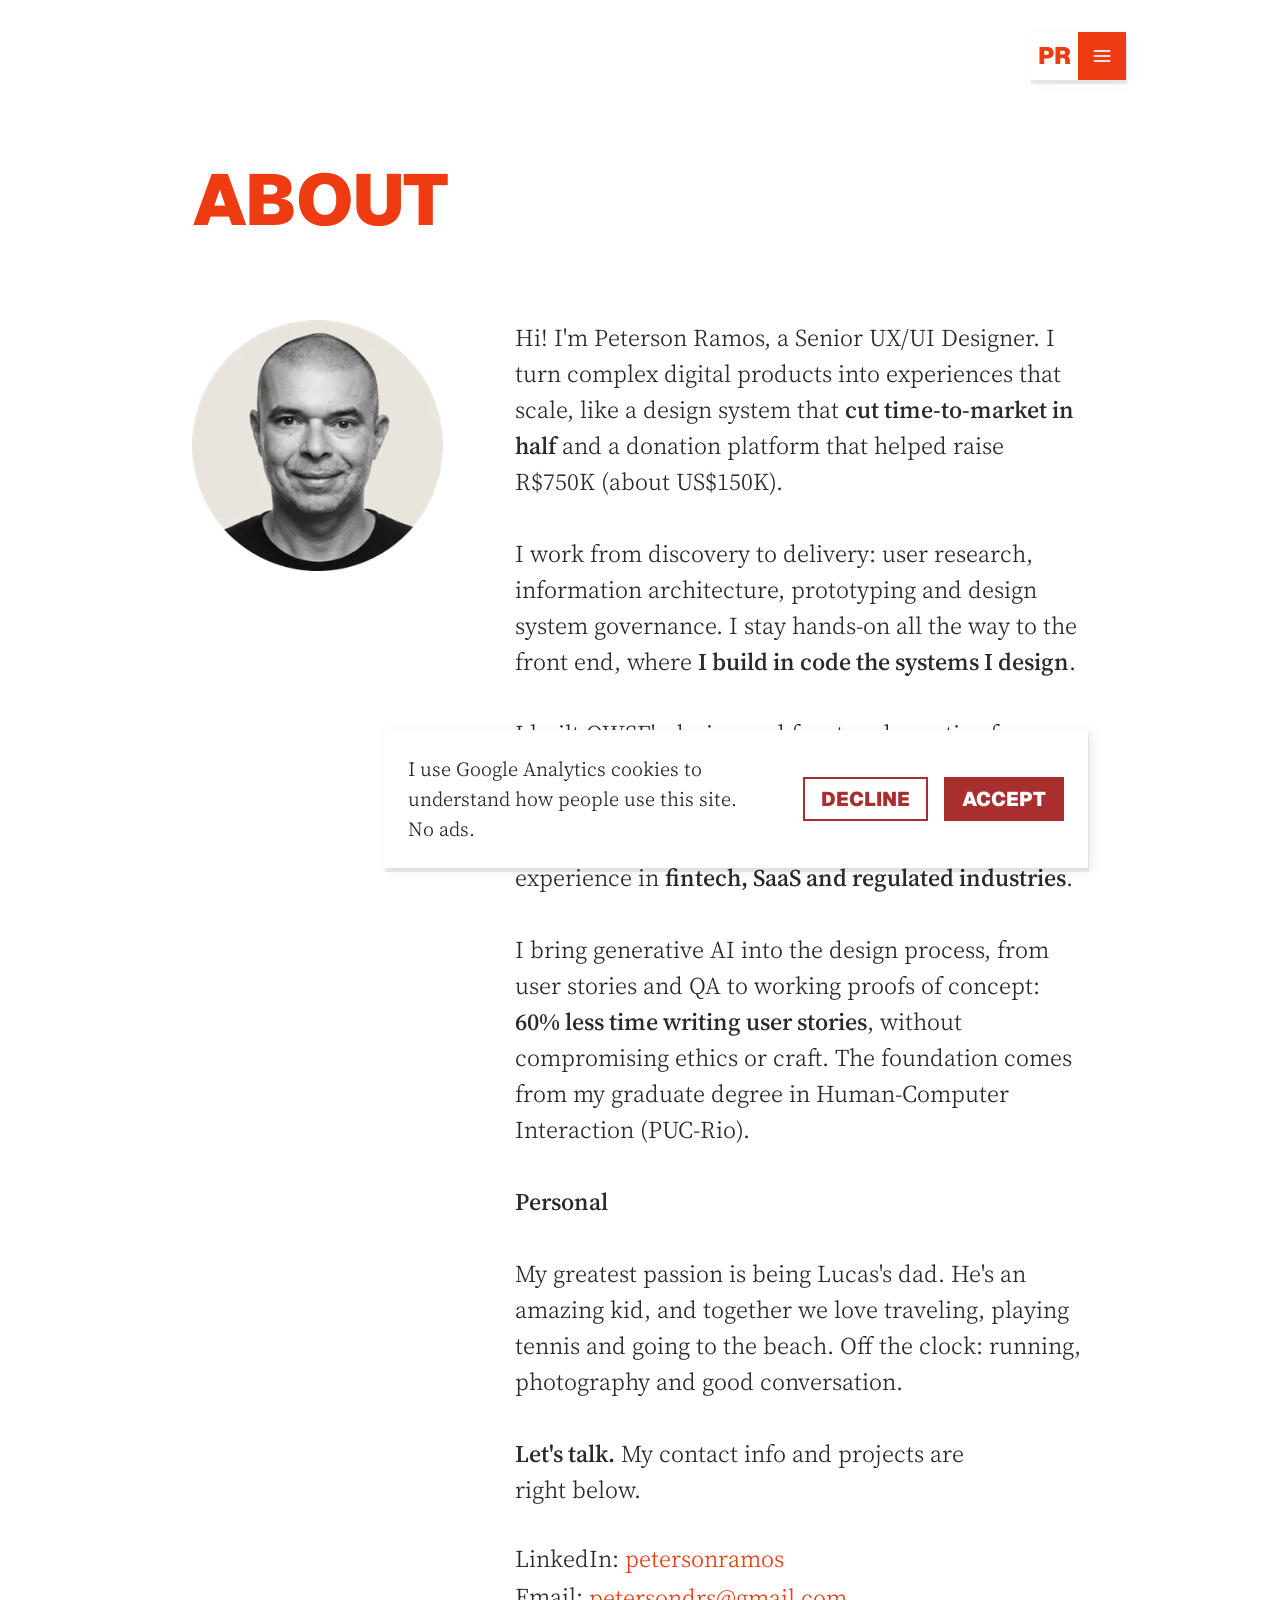
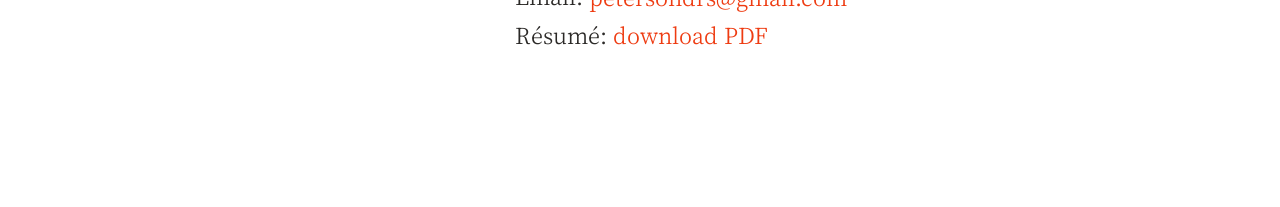
<file: en/sobre/index.html>
<!DOCTYPE html><html lang="en-US" data-astro-cid-sckkx6r4> <head><meta charset="UTF-8"><!-- Idioma de entrada: escolha salva no menu ou, sem ela, o idioma do
		     aparelho (PT, EN ou ES; outro qualquer → EN). Roda antes de pintar,
		     para não piscar o idioma errado. Robôs de busca ficam na URL pedida.
		     Fora da 404 (noindex): lá a URL não existe e o redirecionamento
		     entraria em laço. --><script>(function(){const langConfig = "{\"current\":\"en\",\"key\":\"pr-lang\",\"fallback\":\"en\"}";

			(function () {
				var c = JSON.parse(langConfig);
				var supported = ['pt', 'en', 'es'];
				var want = null;
				try {
					want = localStorage.getItem(c.key);
				} catch (e) {}
				if (supported.indexOf(want) < 0) {
					// Só na entrada: vindo de outra página do site, respeita a URL
					// (vale também para quem trocou de idioma sem storage).
					if (document.referrer.indexOf(location.origin + '/') === 0) return;
					if (/bot|crawl|spider|slurp|lighthouse|headless/i.test(navigator.userAgent)) return;
					var device = ((navigator.languages && navigator.languages[0]) || navigator.language || '')
						.slice(0, 2)
						.toLowerCase();
					want = supported.indexOf(device) >= 0 ? device : c.fallback;
				}
				if (want === c.current) return;
				var path = location.pathname.replace(/^\/(en|es)(?=\/|$)/, '') || '/';
				var target = want === 'pt' ? path : '/' + want + path;
				location.replace(target + location.search + location.hash);
			})();
		})();</script><meta name="viewport" content="width=device-width, initial-scale=1"><script>(function(){const gtmId = "GTM-MZGNXW39";
const consentKey = "pr-consent";

			window.dataLayer = window.dataLayer || [];
			function gtag() {
				dataLayer.push(arguments);
			}
			window.gtag = gtag;
			var granted = false;
			try {
				granted = localStorage.getItem(consentKey) === 'granted';
			} catch (e) {}
			gtag('consent', 'default', {
				ad_storage: 'denied',
				ad_user_data: 'denied',
				ad_personalization: 'denied',
				analytics_storage: granted ? 'granted' : 'denied',
				wait_for_update: 500,
			});
			// Snippet oficial do GTM.
			(function (w, d, s, l, i) {
				w[l] = w[l] || [];
				w[l].push({ 'gtm.start': new Date().getTime(), event: 'gtm.js' });
				var f = d.getElementsByTagName(s)[0],
					j = d.createElement(s),
					dl = l != 'dataLayer' ? '&l=' + l : '';
				j.async = true;
				j.src = 'https://www.googletagmanager.com/gtm.js?id=' + i + dl;
				f.parentNode.insertBefore(j, f);
			})(window, document, 'script', 'dataLayer', gtmId);
		})();</script><link rel="icon" href="/favicon.ico" sizes="32x32"><link rel="icon" type="image/svg+xml" href="/favicon.svg"><link rel="apple-touch-icon" href="/apple-touch-icon.png"><meta name="generator" content="Astro v6.4.8"><title>About | Peterson Ramos</title><meta name="description" content="Senior UX/UI Designer from discovery to delivery: a design system that cut time-to-market in half, user research and generative AI in the workflow."><link rel="canonical" href="https://petersonramos.com.br/en/sobre/"><link rel="alternate" hreflang="pt-BR" href="https://petersonramos.com.br/sobre/"><link rel="alternate" hreflang="en-US" href="https://petersonramos.com.br/en/sobre/"><link rel="alternate" hreflang="es-419" href="https://petersonramos.com.br/es/sobre/"><link rel="alternate" hreflang="x-default" href="https://petersonramos.com.br/en/sobre/"><meta property="og:type" content="website"><meta property="og:site_name" content="Peterson Ramos"><meta property="og:locale" content="en_US"><meta property="og:title" content="About | Peterson Ramos"><meta property="og:description" content="Senior UX/UI Designer from discovery to delivery: a design system that cut time-to-market in half, user research and generative AI in the workflow."><meta property="og:url" content="https://petersonramos.com.br/en/sobre/"><meta property="og:image" content="https://petersonramos.com.br/_astro/peterson-ramos-site-image-en.e0WqcZgc_12jjE.jpg"><meta property="og:image:width" content="1200"><meta property="og:image:height" content="630"><meta property="og:image:alt" content="Peterson Ramos, Senior UX/UI Designer"><meta name="twitter:card" content="summary_large_image"><script type="application/ld+json">{"@context":"https://schema.org","@type":"Person","name":"Peterson Ramos","jobTitle":"Senior UX/UI Designer","email":"mailto:petersondrs@gmail.com","sameAs":["https://www.linkedin.com/in/petersonramos"],"knowsAbout":["UX Design","UI Design","Product Design","Design Systems","UX Research","Information Architecture","Prototyping","Usability","Accessibility (WCAG)","Human-Computer Interaction","Figma","Front-end development","DesignOps","Service Design","Product Discovery","Generative AI for design","Fintech","SaaS","B2B"],"alumniOf":{"@type":"CollegeOrUniversity","name":"PUC-Rio"},"inLanguage":"en-US","url":"https://petersonramos.com.br/en/"}</script><link rel="preconnect" href="https://fonts.googleapis.com"><link rel="preconnect" href="https://fonts.gstatic.com" crossorigin><link href="https://fonts.googleapis.com/css2?family=Geist:wght@500..900&family=Source+Serif+4:opsz,wght@8..60,350..700&display=swap" rel="stylesheet"><link rel="stylesheet" href="/_astro/Layout.DHzbArR2.css"><link rel="stylesheet" href="/_astro/NavMenu.BUhfsTg2.css"></head> <body data-astro-cid-sckkx6r4> <noscript> <iframe src="https://www.googletagmanager.com/ns.html?id=GTM-MZGNXW39" height="0" width="0" style="display:none;visibility:hidden" title="Google Tag Manager" data-astro-cid-sckkx6r4></iframe> </noscript> <a href="#conteudo" class="skip-link" data-astro-cid-sckkx6r4>Skip to content</a>  <main id="conteudo" class="px-page-x pt-page-top pb-page-bottom"> <header class="flex flex-col gap-header-gap pb-title-gap"> <div class="flex h-nav justify-end"> <nav class="nav-fixed group flex items-center gap-md" aria-label="Main menu" data-nav data-label-open="Open menu" data-label-close="Close menu" data-label-copied="Copied" data-label-email-copied="Email copied" data-lang-key="pr-lang" data-astro-cid-hviy6i6g>  <!-- Barra + painéis do menu (o Voltar fica de fora). --> <div class="relative shrink-0" data-nav-menu data-astro-cid-hviy6i6g> <div class="flex shadow-nav" data-astro-cid-hviy6i6g> <a href="/en/" class="flex size-nav items-center justify-center font-display font-black uppercase text-nav text-accent bg-gray-0 hover:bg-brand-light focus-visible:outline-2 focus-visible:-outline-offset-2 focus-visible:outline-brand-dark" aria-label="Peterson Ramos, home" data-astro-cid-hviy6i6g>
PR
</a> <div id="nav-menu-links" class="nav-links" data-astro-cid-hviy6i6g> <ul class="m-0 flex min-w-0 list-none overflow-hidden whitespace-nowrap p-0" data-astro-cid-hviy6i6g> <li data-astro-cid-hviy6i6g> <a href="/en/sobre/" class="flex h-nav items-center px-nav-label-padding font-display font-black uppercase text-nav-label text-ink-inverted transition-colors bg-accent hover:bg-brand-dark focus-visible:outline-2 focus-visible:-outline-offset-2 focus-visible:outline-brand-dark" data-astro-cid-hviy6i6g> <span class="nav-label" data-astro-cid-hviy6i6g>About</span> </a> </li> <li data-astro-cid-hviy6i6g> <button type="button" class="flex h-nav cursor-pointer items-center border-0 px-nav-label-padding font-display font-black uppercase text-nav-label text-ink-inverted transition-colors bg-accent hover:bg-brand-dark focus-visible:outline-2 focus-visible:-outline-offset-2 focus-visible:outline-brand-dark aria-expanded:bg-brand-dark" aria-expanded="false" aria-controls="nav-contact" data-contact-toggle data-astro-cid-hviy6i6g> <span class="nav-label" data-astro-cid-hviy6i6g>Contact</span> </button> </li> <li data-astro-cid-hviy6i6g> <button type="button" class="flex size-nav cursor-pointer items-center justify-center border-0 p-0 font-display font-black uppercase text-nav-label text-ink-inverted transition-colors bg-accent hover:bg-brand-dark focus-visible:outline-2 focus-visible:-outline-offset-2 focus-visible:outline-brand-dark aria-expanded:bg-brand-dark" aria-expanded="false" aria-controls="nav-lang" aria-label="Language: English" data-lang-toggle data-astro-cid-hviy6i6g> <span class="nav-label" data-astro-cid-hviy6i6g>en</span> </button> </li> </ul> </div> <button type="button" class="flex size-nav cursor-pointer items-center justify-center border-0 p-0 text-ink-inverted transition-colors duration-300 bg-accent hover:bg-brand-dark focus-visible:outline-2 focus-visible:-outline-offset-2 focus-visible:outline-brand-dark group-data-open:bg-gray-0 group-data-open:text-accent group-data-open:hover:bg-brand-light" aria-expanded="false" aria-controls="nav-menu-links" aria-label="Open menu" data-nav-toggle data-astro-cid-hviy6i6g> <!-- Hambúrguer que vira X (Figma: icon/bars → icon/close, traço 2) --> <svg class="block size-nav-icon" viewBox="0 0 24 24" fill="none" stroke="currentColor" stroke-width="2" stroke-linecap="square" aria-hidden="true" data-astro-cid-hviy6i6g> <path class="nav-bar nav-bar-top" d="M3 6H21" data-astro-cid-hviy6i6g></path> <path class="nav-bar nav-bar-mid" d="M3 12H21" data-astro-cid-hviy6i6g></path> <path class="nav-bar nav-bar-bot" d="M3 18H21" data-astro-cid-hviy6i6g></path> </svg> </button> </div> <!-- Outros idiomas: quadrados empilhados logo abaixo do item de idioma,
		     que é o último antes do ✕. --> <div id="nav-lang" class="nav-lang absolute top-full right-nav z-20 pt-1" data-astro-cid-hviy6i6g> <ul class="m-0 flex list-none flex-col p-0 shadow-nav" data-astro-cid-hviy6i6g> <li data-astro-cid-hviy6i6g> <a href="/es/sobre/" hreflang="es" lang="es" aria-label="Español" data-lang-choice="es" class="flex size-nav items-center justify-center font-display font-black uppercase text-nav-label text-ink-inverted transition-colors bg-accent hover:bg-brand-dark focus-visible:outline-2 focus-visible:-outline-offset-2 focus-visible:outline-brand-dark" data-astro-cid-hviy6i6g> es </a> </li><li data-astro-cid-hviy6i6g> <a href="/sobre/" hreflang="pt" lang="pt" aria-label="Português" data-lang-choice="pt" class="flex size-nav items-center justify-center font-display font-black uppercase text-nav-label text-ink-inverted transition-colors bg-accent hover:bg-brand-dark focus-visible:outline-2 focus-visible:-outline-offset-2 focus-visible:outline-brand-dark" data-astro-cid-hviy6i6g> pt </a> </li> </ul> </div> <!-- Painel de contato, alinhado à direita do item Contato (recua o idioma e
		     o ✕, ver .nav-contact). O pt-1 transparente afasta o painel da barra. --> <div id="nav-contact" class="nav-contact absolute top-full z-20 pt-1" data-astro-cid-hviy6i6g> <div class="flex w-nav-panel flex-col bg-accent p-nav-panel-padding shadow-nav" data-astro-cid-hviy6i6g> <div class="flex h-nav-item items-center gap-sm" data-astro-cid-hviy6i6g> <a href="mailto:petersondrs@gmail.com" class="nav-contact-row min-w-0 flex-1 focus-visible:outline-2 focus-visible:outline-offset-2 focus-visible:outline-gray-0" data-astro-cid-hviy6i6g> <svg width="24" height="24" viewBox="0 0 24 24" fill="none" class="size-nav-item-icon shrink-0" aria-hidden="true" data-astro-cid-hviy6i6g="true">
<g id="icon/envelope">
<path id="shape" d="M3 6L12 13L21 6M3 5H21V19H3V5Z" stroke-width="2" stroke-linecap="square" stroke="currentColor" />
</g>
</svg> <span class="nav-email" data-email-text data-astro-cid-hviy6i6g>petersondrs@gmail.com</span> </a> <button type="button" class="flex cursor-pointer border-0 bg-transparent p-0 text-ink-inverted hover:opacity-80 focus-visible:outline-2 focus-visible:outline-offset-2 focus-visible:outline-gray-0" aria-label="Copy email" data-copy-email="petersondrs@gmail.com" data-astro-cid-hviy6i6g> <svg width="24" height="24" viewBox="0 0 24 24" fill="none" class="size-nav-item-icon" aria-hidden="true" data-astro-cid-hviy6i6g="true">
<g id="icon/copy">
<path id="shape" d="M16 8V3H3V16H8M8 8H21V21H8V8Z" stroke-width="2" stroke-linecap="square" stroke="currentColor" />
</g>
</svg> </button> </div> <a href="https://www.linkedin.com/in/petersonramos" target="_blank" rel="noopener noreferrer" class="nav-contact-row h-nav-item focus-visible:outline-2 focus-visible:outline-offset-2 focus-visible:outline-gray-0" data-astro-cid-hviy6i6g> <svg width="24" height="24" viewBox="0 0 24 24" fill="none" class="size-nav-item-icon shrink-0" aria-hidden="true" data-astro-cid-hviy6i6g="true">
<g id="icon/external-link">
<path id="shape" d="M20 10V4H14M20 4L11 13M18 14V20H4V6H10" stroke-width="2" stroke-linecap="square" stroke="currentColor" />
</g>
</svg> <span data-astro-cid-hviy6i6g>LinkedIn</span> </a>  <button type="button" class="nav-contact-row h-nav-item cursor-pointer border-0 bg-transparent p-0 text-left focus-visible:outline-2 focus-visible:outline-offset-2 focus-visible:outline-gray-0" data-cookie-reopen data-astro-cid-hviy6i6g> <svg width="24" height="24" viewBox="0 0 24 24" fill="none" class="size-nav-item-icon shrink-0" aria-hidden="true" data-astro-cid-hviy6i6g="true">
<g id="icon/cookie">
<path id="shape" d="M20.5 12.5A8.5 8.5 0 1 1 11.5 3.5A3 3 0 0 0 15 7.5A3 3 0 0 0 20.5 12.5Z" stroke-width="2" stroke-linecap="square" stroke="currentColor" />
<path id="chips" d="M8.5 10.5H8.51M12 14H12.01M8.5 16H8.51" stroke-width="2.5" stroke-linecap="square" stroke="currentColor" />
</g>
</svg> <span data-astro-cid-hviy6i6g>Cookies</span> </button> <span class="sr-only" aria-live="polite" data-copy-status data-astro-cid-hviy6i6g></span> </div> </div> </div> </nav> <script type="module">const m=document.querySelector(".progressive-blur"),h=document.querySelectorAll("[data-nav]");if(h.length){const s=document.querySelectorAll('[data-nav-tone="dark"]'),o=()=>{h.forEach(a=>{const c=a.querySelector(".nav-back");if(!c)return;const i=c.getBoundingClientRect(),n=i.top+i.height/2,u=[...s].some(g=>{const p=g.getBoundingClientRect();return p.top<=n&&p.bottom>=n&&p.left<=i.right&&p.right>=i.left});a.toggleAttribute("data-tone-dark",u)})};addEventListener("resize",o),o();let r=scrollY,d=!1;const f=()=>{d=!1;const a=Math.max(0,scrollY),c=a-r;if(o(),Math.abs(c)<6&&a>80)return;h.forEach(n=>{const u=n.hasAttribute("data-open")||!!n.querySelector(":focus-visible"),g=a>80&&c>0&&!u;n.toggleAttribute("data-nav-hidden",g)});const i=[...h].some(n=>!n.hasAttribute("data-nav-hidden"));m?.classList.toggle("is-hidden",a<=80||!i),r=a};addEventListener("scroll",()=>{d||(d=!0,requestAnimationFrame(f))},{passive:!0}),h.forEach(a=>a.addEventListener("focusin",()=>{a.removeAttribute("data-nav-hidden"),m?.classList.toggle("is-hidden",scrollY<=80)}))}h.forEach(t=>{const l=t.querySelector("[data-nav-toggle]");if(!l)return;const s=t.querySelector("[data-contact-toggle]"),o=e=>{t.toggleAttribute("data-contact-open",e),s?.setAttribute("aria-expanded",String(e))},r=()=>t.hasAttribute("data-contact-open"),d=t.querySelector("[data-lang-toggle]"),f=e=>{t.toggleAttribute("data-lang-open",e),d?.setAttribute("aria-expanded",String(e))},a=()=>t.hasAttribute("data-lang-open"),c=e=>{t.toggleAttribute("data-open",e),l.setAttribute("aria-expanded",String(e)),l.setAttribute("aria-label",(e?t.dataset.labelClose:t.dataset.labelOpen)??""),e||(o(!1),f(!1))},i=()=>t.hasAttribute("data-open");s?.addEventListener("click",()=>{f(!1),o(!r())}),d?.addEventListener("click",()=>{o(!1),f(!a())}),t.querySelectorAll("[data-lang-choice]").forEach(e=>{e.addEventListener("click",()=>{try{localStorage.setItem(t.dataset.langKey??"",e.dataset.langChoice??"")}catch{}})});const n=t.querySelector("[data-copy-email]"),u=t.querySelector("[data-email-text]"),g=t.querySelector("[data-copy-status]");let p;n?.addEventListener("click",async()=>{const e=n.dataset.copyEmail??"";try{await navigator.clipboard.writeText(e)}catch{return}u&&(u.textContent=t.dataset.labelCopied??""),g&&(g.textContent=t.dataset.labelEmailCopied??""),window.clearTimeout(p),p=window.setTimeout(()=>{u&&(u.textContent=e),g&&(g.textContent="")},1500)}),l.addEventListener("click",()=>c(!i())),t.querySelector("[data-cookie-reopen]")?.addEventListener("click",()=>{c(!1),dispatchEvent(new Event("pr:cookies-open"))}),document.addEventListener("click",e=>{i()&&!t.contains(e.target)&&c(!1)}),document.addEventListener("keydown",e=>{e.key==="Escape"&&(a()?(f(!1),d?.focus()):r()?(o(!1),s?.focus()):i()&&(c(!1),l.focus()))})});const b=document.querySelector("[data-nav-back]");b?.addEventListener("click",t=>{const l=r=>r.replace(/\/$/,"")||"/",s=location.pathname.match(/\/cases\/([^/]+)/)?.[1];let o=!1;try{const r=new URL(document.referrer),d=JSON.parse(sessionStorage.getItem("home-return")||"null");o=r.origin===location.origin&&l(r.pathname)===l(b.pathname)&&!!s&&d?.slug===s}catch{}if(o&&history.length>1){t.preventDefault(),history.back();return}try{s&&sessionStorage.setItem("home-return",JSON.stringify({slug:s,pending:!0}))}catch{}});</script> </div> <h1 class="m-0 min-w-0 font-display font-black uppercase text-h1 text-title-accent">About</h1> </header> <div class="grid gap-2xl md:grid-cols-3 md:gap-x-grid-gap md:gap-y-0"> <!-- Círculo exportado do frame 2XL (foto + máscara + fundo #e8e5dc), 592px --> <img src="/_astro/peterson-about.CSfkehOQ_Z272dst.webp" srcset="/_astro/peterson-about.CSfkehOQ_RqUVn.webp 176w, /_astro/peterson-about.CSfkehOQ_1zVrP2.webp 304w, /_astro/peterson-about.CSfkehOQ_Z13lRTk.webp 352w, /_astro/peterson-about.CSfkehOQ_MdwyC.webp 432w, /_astro/peterson-about.CSfkehOQ_Z272dst.webp 592w" alt="Portrait of Peterson Ramos" sizes="(min-width: 150rem) 592px, (min-width: 112.5rem) 432px, (min-width: 75rem) 304px, (min-width: 48rem) 176px, 100vw" loading="lazy" decoding="async" width="592" height="592" class="block aspect-square h-auto w-full md:self-start"> <div class="flex flex-col gap-[calc(var(--spacing-stack)/2)] md:col-span-2"> <div class="flex flex-col gap-[1lh] text-body text-ink [&_strong]:font-strong"> <p class="m-0">Hi! I'm Peterson Ramos, a Senior UX/UI Designer. I turn complex digital products into experiences that scale, like a design system that <strong>cut time-to-market in half</strong> and a donation platform that helped raise R$750K (about US$150K).</p><p class="m-0">I work from discovery to delivery: user research, information architecture, prototyping and design system governance. I stay hands-on all the way to the front end, where <strong>I build in code the systems I design</strong>.</p><p class="m-0">I built OWSE's design and front-end practice from scratch, led product and marketing design at Nibo and managed design and front-end at Módulo. I've also worked at Cielo, Firjan and Huge, with deep experience in <strong>fintech, SaaS and regulated industries</strong>.</p><p class="m-0">I bring generative AI into the design process, from user stories and QA to working proofs of concept: <strong>60% less time writing user stories</strong>, without compromising ethics or craft. The foundation comes from my graduate degree in Human-Computer Interaction (PUC-Rio).</p><p class="m-0"><strong>Personal</strong></p><p class="m-0">My greatest passion is being Lucas's dad. He's an amazing kid, and together we love traveling, playing tennis and going to the beach. Off the clock: running, photography and good conversation.</p><p class="m-0"><strong>Let's talk.</strong> My contact info and projects are right below.</p> </div> <address id="contato" class="scroll-mt-page-top not-italic text-body text-ink"> <p class="m-0"> LinkedIn:  <a href="https://www.linkedin.com/in/petersonramos" class="link-marker" target="_blank" rel="noopener noreferrer">petersonramos<span class="link-marker-fill" aria-hidden="true"><span class="link-marker-fill-text">petersonramos</span></span></a> </p><p class="m-0"> Email:  <a href="mailto:petersondrs@gmail.com" class="link-marker">petersondrs@gmail.com<span class="link-marker-fill" aria-hidden="true"><span class="link-marker-fill-text">petersondrs@gmail.com</span></span></a> </p><p class="m-0"> Résumé:  <a href="/cv/peterson-ramos-cv-en.pdf" class="link-marker" download>download PDF<span class="link-marker-fill" aria-hidden="true"><span class="link-marker-fill-text">download PDF</span></span></a> </p> </address> </div> </div> </main>  <div class="progressive-blur is-hidden" aria-hidden="true" data-astro-cid-kimymvsu> <div class="progressive-blur__layer is--1" data-astro-cid-kimymvsu></div> <div class="progressive-blur__layer is--2" data-astro-cid-kimymvsu></div> <div class="progressive-blur__layer is--3" data-astro-cid-kimymvsu></div> </div> <section class="cookie-banner" aria-label="Cookie notice" data-cookie-banner data-consent-key="pr-consent" hidden data-astro-cid-fzbxxtek><p class="m-0 font-body text-body-sm text-ink" data-astro-cid-fzbxxtek>I use Google Analytics cookies to understand how people use this site. No ads.</p><div class="flex shrink-0 gap-sm" data-astro-cid-fzbxxtek><button type="button" class="cookie-btn cookie-btn--ghost" data-consent="denied" data-astro-cid-fzbxxtek>Decline</button><button type="button" class="cookie-btn cookie-btn--primary" data-consent="granted" data-astro-cid-fzbxxtek>Accept</button></div></section><script type="module">const e=document.querySelector("[data-cookie-banner]");if(e){const n=e.dataset.consentKey??"";let t=null;try{t=localStorage.getItem(n)}catch{}t!=="granted"&&t!=="denied"&&(e.hidden=!1),e.querySelectorAll("[data-consent]").forEach(a=>{a.addEventListener("click",()=>{const c=a.dataset.consent;try{localStorage.setItem(n,c)}catch{}window.gtag?.("consent","update",{analytics_storage:c}),e.hidden=!0})}),addEventListener("pr:cookies-open",()=>{e.hidden=!1,e.querySelector("[data-consent]")?.focus()})}</script></body></html>
</file>
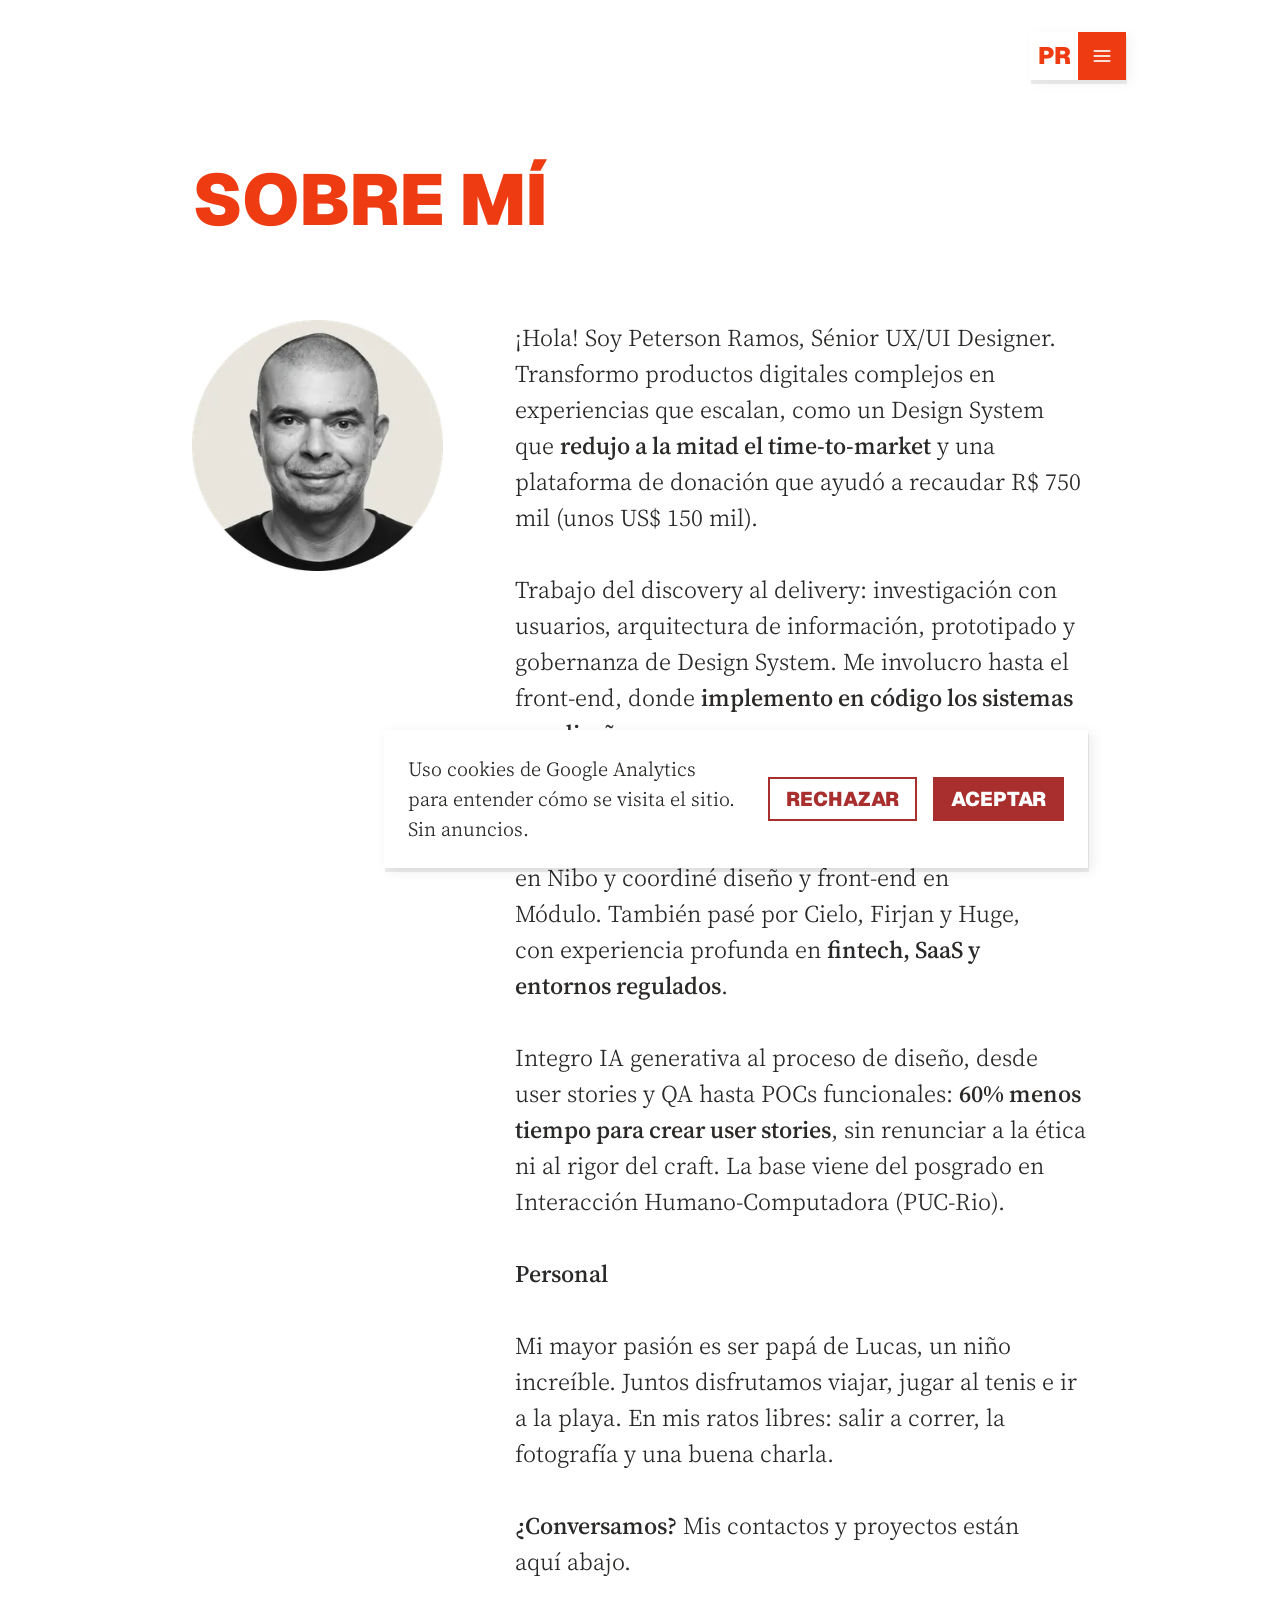
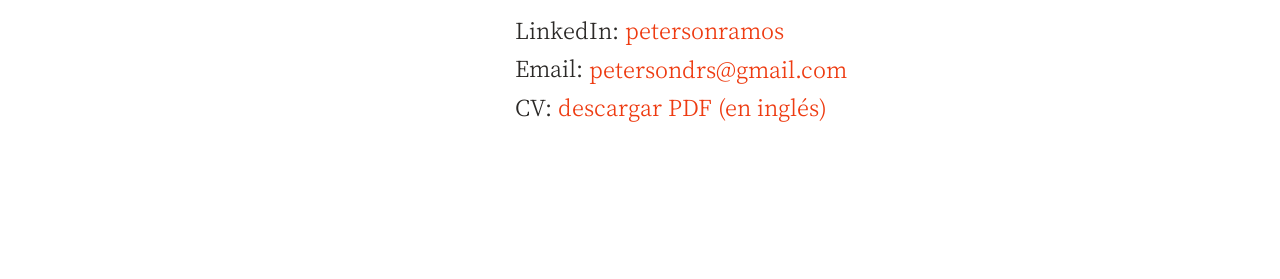
<file: es/sobre/index.html>
<!DOCTYPE html><html lang="es-419" data-astro-cid-sckkx6r4> <head><meta charset="UTF-8"><!-- Idioma de entrada: escolha salva no menu ou, sem ela, o idioma do
		     aparelho (PT, EN ou ES; outro qualquer → EN). Roda antes de pintar,
		     para não piscar o idioma errado. Robôs de busca ficam na URL pedida.
		     Fora da 404 (noindex): lá a URL não existe e o redirecionamento
		     entraria em laço. --><script>(function(){const langConfig = "{\"current\":\"es\",\"key\":\"pr-lang\",\"fallback\":\"en\"}";

			(function () {
				var c = JSON.parse(langConfig);
				var supported = ['pt', 'en', 'es'];
				var want = null;
				try {
					want = localStorage.getItem(c.key);
				} catch (e) {}
				if (supported.indexOf(want) < 0) {
					// Só na entrada: vindo de outra página do site, respeita a URL
					// (vale também para quem trocou de idioma sem storage).
					if (document.referrer.indexOf(location.origin + '/') === 0) return;
					if (/bot|crawl|spider|slurp|lighthouse|headless/i.test(navigator.userAgent)) return;
					var device = ((navigator.languages && navigator.languages[0]) || navigator.language || '')
						.slice(0, 2)
						.toLowerCase();
					want = supported.indexOf(device) >= 0 ? device : c.fallback;
				}
				if (want === c.current) return;
				var path = location.pathname.replace(/^\/(en|es)(?=\/|$)/, '') || '/';
				var target = want === 'pt' ? path : '/' + want + path;
				location.replace(target + location.search + location.hash);
			})();
		})();</script><meta name="viewport" content="width=device-width, initial-scale=1"><script>(function(){const gtmId = "GTM-MZGNXW39";
const consentKey = "pr-consent";

			window.dataLayer = window.dataLayer || [];
			function gtag() {
				dataLayer.push(arguments);
			}
			window.gtag = gtag;
			var granted = false;
			try {
				granted = localStorage.getItem(consentKey) === 'granted';
			} catch (e) {}
			gtag('consent', 'default', {
				ad_storage: 'denied',
				ad_user_data: 'denied',
				ad_personalization: 'denied',
				analytics_storage: granted ? 'granted' : 'denied',
				wait_for_update: 500,
			});
			// Snippet oficial do GTM.
			(function (w, d, s, l, i) {
				w[l] = w[l] || [];
				w[l].push({ 'gtm.start': new Date().getTime(), event: 'gtm.js' });
				var f = d.getElementsByTagName(s)[0],
					j = d.createElement(s),
					dl = l != 'dataLayer' ? '&l=' + l : '';
				j.async = true;
				j.src = 'https://www.googletagmanager.com/gtm.js?id=' + i + dl;
				f.parentNode.insertBefore(j, f);
			})(window, document, 'script', 'dataLayer', gtmId);
		})();</script><link rel="icon" href="/favicon.ico" sizes="32x32"><link rel="icon" type="image/svg+xml" href="/favicon.svg"><link rel="apple-touch-icon" href="/apple-touch-icon.png"><meta name="generator" content="Astro v6.4.8"><title>Sobre mí | Peterson Ramos</title><meta name="description" content="Sénior UX/UI Designer del discovery al delivery: un Design System que redujo a la mitad el time-to-market, investigación con usuarios e IA generativa en el proceso."><link rel="canonical" href="https://petersonramos.com.br/es/sobre/"><link rel="alternate" hreflang="pt-BR" href="https://petersonramos.com.br/sobre/"><link rel="alternate" hreflang="en-US" href="https://petersonramos.com.br/en/sobre/"><link rel="alternate" hreflang="es-419" href="https://petersonramos.com.br/es/sobre/"><link rel="alternate" hreflang="x-default" href="https://petersonramos.com.br/en/sobre/"><meta property="og:type" content="website"><meta property="og:site_name" content="Peterson Ramos"><meta property="og:locale" content="es_LA"><meta property="og:title" content="Sobre mí | Peterson Ramos"><meta property="og:description" content="Sénior UX/UI Designer del discovery al delivery: un Design System que redujo a la mitad el time-to-market, investigación con usuarios e IA generativa en el proceso."><meta property="og:url" content="https://petersonramos.com.br/es/sobre/"><meta property="og:image" content="https://petersonramos.com.br/_astro/peterson-ramos-site-image-es.CI12edjW_nigwe.jpg"><meta property="og:image:width" content="1200"><meta property="og:image:height" content="630"><meta property="og:image:alt" content="Peterson Ramos, Sénior UX/UI Designer"><meta name="twitter:card" content="summary_large_image"><script type="application/ld+json">{"@context":"https://schema.org","@type":"Person","name":"Peterson Ramos","jobTitle":"Sénior UX/UI Designer","email":"mailto:petersondrs@gmail.com","sameAs":["https://www.linkedin.com/in/petersonramos"],"knowsAbout":["Diseño UX","Diseño UI","Diseño de producto","Design System","UX Research","Arquitectura de la información","Prototipado","Usabilidad","Accesibilidad (WCAG)","Interacción Humano-Computadora","Figma","Front-end","DesignOps","Diseño de servicios","Discovery de producto","IA generativa aplicada al diseño","Fintech","SaaS","B2B"],"alumniOf":{"@type":"CollegeOrUniversity","name":"PUC-Rio"},"inLanguage":"es-419","url":"https://petersonramos.com.br/es/"}</script><link rel="preconnect" href="https://fonts.googleapis.com"><link rel="preconnect" href="https://fonts.gstatic.com" crossorigin><link href="https://fonts.googleapis.com/css2?family=Geist:wght@500..900&family=Source+Serif+4:opsz,wght@8..60,350..700&display=swap" rel="stylesheet"><link rel="stylesheet" href="/_astro/Layout.DHzbArR2.css"><link rel="stylesheet" href="/_astro/NavMenu.BUhfsTg2.css"></head> <body data-astro-cid-sckkx6r4> <noscript> <iframe src="https://www.googletagmanager.com/ns.html?id=GTM-MZGNXW39" height="0" width="0" style="display:none;visibility:hidden" title="Google Tag Manager" data-astro-cid-sckkx6r4></iframe> </noscript> <a href="#conteudo" class="skip-link" data-astro-cid-sckkx6r4>Saltar al contenido</a>  <main id="conteudo" class="px-page-x pt-page-top pb-page-bottom"> <header class="flex flex-col gap-header-gap pb-title-gap"> <div class="flex h-nav justify-end"> <nav class="nav-fixed group flex items-center gap-md" aria-label="Menú principal" data-nav data-label-open="Abrir menú" data-label-close="Cerrar menú" data-label-copied="Copiado" data-label-email-copied="Correo copiado" data-lang-key="pr-lang" data-astro-cid-hviy6i6g>  <!-- Barra + painéis do menu (o Voltar fica de fora). --> <div class="relative shrink-0" data-nav-menu data-astro-cid-hviy6i6g> <div class="flex shadow-nav" data-astro-cid-hviy6i6g> <a href="/es/" class="flex size-nav items-center justify-center font-display font-black uppercase text-nav text-accent bg-gray-0 hover:bg-brand-light focus-visible:outline-2 focus-visible:-outline-offset-2 focus-visible:outline-brand-dark" aria-label="Peterson Ramos, inicio" data-astro-cid-hviy6i6g>
PR
</a> <div id="nav-menu-links" class="nav-links" data-astro-cid-hviy6i6g> <ul class="m-0 flex min-w-0 list-none overflow-hidden whitespace-nowrap p-0" data-astro-cid-hviy6i6g> <li data-astro-cid-hviy6i6g> <a href="/es/sobre/" class="flex h-nav items-center px-nav-label-padding font-display font-black uppercase text-nav-label text-ink-inverted transition-colors bg-accent hover:bg-brand-dark focus-visible:outline-2 focus-visible:-outline-offset-2 focus-visible:outline-brand-dark" data-astro-cid-hviy6i6g> <span class="nav-label" data-astro-cid-hviy6i6g>Sobre mí</span> </a> </li> <li data-astro-cid-hviy6i6g> <button type="button" class="flex h-nav cursor-pointer items-center border-0 px-nav-label-padding font-display font-black uppercase text-nav-label text-ink-inverted transition-colors bg-accent hover:bg-brand-dark focus-visible:outline-2 focus-visible:-outline-offset-2 focus-visible:outline-brand-dark aria-expanded:bg-brand-dark" aria-expanded="false" aria-controls="nav-contact" data-contact-toggle data-astro-cid-hviy6i6g> <span class="nav-label" data-astro-cid-hviy6i6g>Contacto</span> </button> </li> <li data-astro-cid-hviy6i6g> <button type="button" class="flex size-nav cursor-pointer items-center justify-center border-0 p-0 font-display font-black uppercase text-nav-label text-ink-inverted transition-colors bg-accent hover:bg-brand-dark focus-visible:outline-2 focus-visible:-outline-offset-2 focus-visible:outline-brand-dark aria-expanded:bg-brand-dark" aria-expanded="false" aria-controls="nav-lang" aria-label="Idioma: Español" data-lang-toggle data-astro-cid-hviy6i6g> <span class="nav-label" data-astro-cid-hviy6i6g>es</span> </button> </li> </ul> </div> <button type="button" class="flex size-nav cursor-pointer items-center justify-center border-0 p-0 text-ink-inverted transition-colors duration-300 bg-accent hover:bg-brand-dark focus-visible:outline-2 focus-visible:-outline-offset-2 focus-visible:outline-brand-dark group-data-open:bg-gray-0 group-data-open:text-accent group-data-open:hover:bg-brand-light" aria-expanded="false" aria-controls="nav-menu-links" aria-label="Abrir menú" data-nav-toggle data-astro-cid-hviy6i6g> <!-- Hambúrguer que vira X (Figma: icon/bars → icon/close, traço 2) --> <svg class="block size-nav-icon" viewBox="0 0 24 24" fill="none" stroke="currentColor" stroke-width="2" stroke-linecap="square" aria-hidden="true" data-astro-cid-hviy6i6g> <path class="nav-bar nav-bar-top" d="M3 6H21" data-astro-cid-hviy6i6g></path> <path class="nav-bar nav-bar-mid" d="M3 12H21" data-astro-cid-hviy6i6g></path> <path class="nav-bar nav-bar-bot" d="M3 18H21" data-astro-cid-hviy6i6g></path> </svg> </button> </div> <!-- Outros idiomas: quadrados empilhados logo abaixo do item de idioma,
		     que é o último antes do ✕. --> <div id="nav-lang" class="nav-lang absolute top-full right-nav z-20 pt-1" data-astro-cid-hviy6i6g> <ul class="m-0 flex list-none flex-col p-0 shadow-nav" data-astro-cid-hviy6i6g> <li data-astro-cid-hviy6i6g> <a href="/en/sobre/" hreflang="en" lang="en" aria-label="English" data-lang-choice="en" class="flex size-nav items-center justify-center font-display font-black uppercase text-nav-label text-ink-inverted transition-colors bg-accent hover:bg-brand-dark focus-visible:outline-2 focus-visible:-outline-offset-2 focus-visible:outline-brand-dark" data-astro-cid-hviy6i6g> en </a> </li><li data-astro-cid-hviy6i6g> <a href="/sobre/" hreflang="pt" lang="pt" aria-label="Português" data-lang-choice="pt" class="flex size-nav items-center justify-center font-display font-black uppercase text-nav-label text-ink-inverted transition-colors bg-accent hover:bg-brand-dark focus-visible:outline-2 focus-visible:-outline-offset-2 focus-visible:outline-brand-dark" data-astro-cid-hviy6i6g> pt </a> </li> </ul> </div> <!-- Painel de contato, alinhado à direita do item Contato (recua o idioma e
		     o ✕, ver .nav-contact). O pt-1 transparente afasta o painel da barra. --> <div id="nav-contact" class="nav-contact absolute top-full z-20 pt-1" data-astro-cid-hviy6i6g> <div class="flex w-nav-panel flex-col bg-accent p-nav-panel-padding shadow-nav" data-astro-cid-hviy6i6g> <div class="flex h-nav-item items-center gap-sm" data-astro-cid-hviy6i6g> <a href="mailto:petersondrs@gmail.com" class="nav-contact-row min-w-0 flex-1 focus-visible:outline-2 focus-visible:outline-offset-2 focus-visible:outline-gray-0" data-astro-cid-hviy6i6g> <svg width="24" height="24" viewBox="0 0 24 24" fill="none" class="size-nav-item-icon shrink-0" aria-hidden="true" data-astro-cid-hviy6i6g="true">
<g id="icon/envelope">
<path id="shape" d="M3 6L12 13L21 6M3 5H21V19H3V5Z" stroke-width="2" stroke-linecap="square" stroke="currentColor" />
</g>
</svg> <span class="nav-email" data-email-text data-astro-cid-hviy6i6g>petersondrs@gmail.com</span> </a> <button type="button" class="flex cursor-pointer border-0 bg-transparent p-0 text-ink-inverted hover:opacity-80 focus-visible:outline-2 focus-visible:outline-offset-2 focus-visible:outline-gray-0" aria-label="Copiar correo" data-copy-email="petersondrs@gmail.com" data-astro-cid-hviy6i6g> <svg width="24" height="24" viewBox="0 0 24 24" fill="none" class="size-nav-item-icon" aria-hidden="true" data-astro-cid-hviy6i6g="true">
<g id="icon/copy">
<path id="shape" d="M16 8V3H3V16H8M8 8H21V21H8V8Z" stroke-width="2" stroke-linecap="square" stroke="currentColor" />
</g>
</svg> </button> </div> <a href="https://www.linkedin.com/in/petersonramos" target="_blank" rel="noopener noreferrer" class="nav-contact-row h-nav-item focus-visible:outline-2 focus-visible:outline-offset-2 focus-visible:outline-gray-0" data-astro-cid-hviy6i6g> <svg width="24" height="24" viewBox="0 0 24 24" fill="none" class="size-nav-item-icon shrink-0" aria-hidden="true" data-astro-cid-hviy6i6g="true">
<g id="icon/external-link">
<path id="shape" d="M20 10V4H14M20 4L11 13M18 14V20H4V6H10" stroke-width="2" stroke-linecap="square" stroke="currentColor" />
</g>
</svg> <span data-astro-cid-hviy6i6g>LinkedIn</span> </a>  <button type="button" class="nav-contact-row h-nav-item cursor-pointer border-0 bg-transparent p-0 text-left focus-visible:outline-2 focus-visible:outline-offset-2 focus-visible:outline-gray-0" data-cookie-reopen data-astro-cid-hviy6i6g> <svg width="24" height="24" viewBox="0 0 24 24" fill="none" class="size-nav-item-icon shrink-0" aria-hidden="true" data-astro-cid-hviy6i6g="true">
<g id="icon/cookie">
<path id="shape" d="M20.5 12.5A8.5 8.5 0 1 1 11.5 3.5A3 3 0 0 0 15 7.5A3 3 0 0 0 20.5 12.5Z" stroke-width="2" stroke-linecap="square" stroke="currentColor" />
<path id="chips" d="M8.5 10.5H8.51M12 14H12.01M8.5 16H8.51" stroke-width="2.5" stroke-linecap="square" stroke="currentColor" />
</g>
</svg> <span data-astro-cid-hviy6i6g>Cookies</span> </button> <span class="sr-only" aria-live="polite" data-copy-status data-astro-cid-hviy6i6g></span> </div> </div> </div> </nav> <script type="module">const m=document.querySelector(".progressive-blur"),h=document.querySelectorAll("[data-nav]");if(h.length){const s=document.querySelectorAll('[data-nav-tone="dark"]'),o=()=>{h.forEach(a=>{const c=a.querySelector(".nav-back");if(!c)return;const i=c.getBoundingClientRect(),n=i.top+i.height/2,u=[...s].some(g=>{const p=g.getBoundingClientRect();return p.top<=n&&p.bottom>=n&&p.left<=i.right&&p.right>=i.left});a.toggleAttribute("data-tone-dark",u)})};addEventListener("resize",o),o();let r=scrollY,d=!1;const f=()=>{d=!1;const a=Math.max(0,scrollY),c=a-r;if(o(),Math.abs(c)<6&&a>80)return;h.forEach(n=>{const u=n.hasAttribute("data-open")||!!n.querySelector(":focus-visible"),g=a>80&&c>0&&!u;n.toggleAttribute("data-nav-hidden",g)});const i=[...h].some(n=>!n.hasAttribute("data-nav-hidden"));m?.classList.toggle("is-hidden",a<=80||!i),r=a};addEventListener("scroll",()=>{d||(d=!0,requestAnimationFrame(f))},{passive:!0}),h.forEach(a=>a.addEventListener("focusin",()=>{a.removeAttribute("data-nav-hidden"),m?.classList.toggle("is-hidden",scrollY<=80)}))}h.forEach(t=>{const l=t.querySelector("[data-nav-toggle]");if(!l)return;const s=t.querySelector("[data-contact-toggle]"),o=e=>{t.toggleAttribute("data-contact-open",e),s?.setAttribute("aria-expanded",String(e))},r=()=>t.hasAttribute("data-contact-open"),d=t.querySelector("[data-lang-toggle]"),f=e=>{t.toggleAttribute("data-lang-open",e),d?.setAttribute("aria-expanded",String(e))},a=()=>t.hasAttribute("data-lang-open"),c=e=>{t.toggleAttribute("data-open",e),l.setAttribute("aria-expanded",String(e)),l.setAttribute("aria-label",(e?t.dataset.labelClose:t.dataset.labelOpen)??""),e||(o(!1),f(!1))},i=()=>t.hasAttribute("data-open");s?.addEventListener("click",()=>{f(!1),o(!r())}),d?.addEventListener("click",()=>{o(!1),f(!a())}),t.querySelectorAll("[data-lang-choice]").forEach(e=>{e.addEventListener("click",()=>{try{localStorage.setItem(t.dataset.langKey??"",e.dataset.langChoice??"")}catch{}})});const n=t.querySelector("[data-copy-email]"),u=t.querySelector("[data-email-text]"),g=t.querySelector("[data-copy-status]");let p;n?.addEventListener("click",async()=>{const e=n.dataset.copyEmail??"";try{await navigator.clipboard.writeText(e)}catch{return}u&&(u.textContent=t.dataset.labelCopied??""),g&&(g.textContent=t.dataset.labelEmailCopied??""),window.clearTimeout(p),p=window.setTimeout(()=>{u&&(u.textContent=e),g&&(g.textContent="")},1500)}),l.addEventListener("click",()=>c(!i())),t.querySelector("[data-cookie-reopen]")?.addEventListener("click",()=>{c(!1),dispatchEvent(new Event("pr:cookies-open"))}),document.addEventListener("click",e=>{i()&&!t.contains(e.target)&&c(!1)}),document.addEventListener("keydown",e=>{e.key==="Escape"&&(a()?(f(!1),d?.focus()):r()?(o(!1),s?.focus()):i()&&(c(!1),l.focus()))})});const b=document.querySelector("[data-nav-back]");b?.addEventListener("click",t=>{const l=r=>r.replace(/\/$/,"")||"/",s=location.pathname.match(/\/cases\/([^/]+)/)?.[1];let o=!1;try{const r=new URL(document.referrer),d=JSON.parse(sessionStorage.getItem("home-return")||"null");o=r.origin===location.origin&&l(r.pathname)===l(b.pathname)&&!!s&&d?.slug===s}catch{}if(o&&history.length>1){t.preventDefault(),history.back();return}try{s&&sessionStorage.setItem("home-return",JSON.stringify({slug:s,pending:!0}))}catch{}});</script> </div> <h1 class="m-0 min-w-0 font-display font-black uppercase text-h1 text-title-accent">Sobre mí</h1> </header> <div class="grid gap-2xl md:grid-cols-3 md:gap-x-grid-gap md:gap-y-0"> <!-- Círculo exportado do frame 2XL (foto + máscara + fundo #e8e5dc), 592px --> <img src="/_astro/peterson-about.CSfkehOQ_Z272dst.webp" srcset="/_astro/peterson-about.CSfkehOQ_RqUVn.webp 176w, /_astro/peterson-about.CSfkehOQ_1zVrP2.webp 304w, /_astro/peterson-about.CSfkehOQ_Z13lRTk.webp 352w, /_astro/peterson-about.CSfkehOQ_MdwyC.webp 432w, /_astro/peterson-about.CSfkehOQ_Z272dst.webp 592w" alt="Retrato de Peterson Ramos" sizes="(min-width: 150rem) 592px, (min-width: 112.5rem) 432px, (min-width: 75rem) 304px, (min-width: 48rem) 176px, 100vw" loading="lazy" decoding="async" width="592" height="592" class="block aspect-square h-auto w-full md:self-start"> <div class="flex flex-col gap-[calc(var(--spacing-stack)/2)] md:col-span-2"> <div class="flex flex-col gap-[1lh] text-body text-ink [&_strong]:font-strong"> <p class="m-0">¡Hola! Soy Peterson Ramos, Sénior UX/UI Designer. Transformo productos digitales complejos en experiencias que escalan, como un Design System que <strong>redujo a la mitad el time-to-market</strong> y una plataforma de donación que ayudó a recaudar R$ 750 mil (unos US$ 150 mil).</p><p class="m-0">Trabajo del discovery al delivery: investigación con usuarios, arquitectura de información, prototipado y gobernanza de Design System. Me involucro hasta el front-end, donde <strong>implemento en código los sistemas que diseño</strong>.</p><p class="m-0">Armé desde cero el área de diseño y front-end de OWSE, lideré el diseño de producto y de marketing en Nibo y coordiné diseño y front-end en Módulo. También pasé por Cielo, Firjan y Huge, con experiencia profunda en <strong>fintech, SaaS y entornos regulados</strong>.</p><p class="m-0">Integro IA generativa al proceso de diseño, desde user stories y QA hasta POCs funcionales: <strong>60% menos tiempo para crear user stories</strong>, sin renunciar a la ética ni al rigor del craft. La base viene del posgrado en Interacción Humano-Computadora (PUC-Rio).</p><p class="m-0"><strong>Personal</strong></p><p class="m-0">Mi mayor pasión es ser papá de Lucas, un niño increíble. Juntos disfrutamos viajar, jugar al tenis e ir a la playa. En mis ratos libres: salir a correr, la fotografía y una buena charla.</p><p class="m-0"><strong>¿Conversamos?</strong> Mis contactos y proyectos están aquí abajo.</p> </div> <address id="contato" class="scroll-mt-page-top not-italic text-body text-ink"> <p class="m-0"> LinkedIn:  <a href="https://www.linkedin.com/in/petersonramos" class="link-marker" target="_blank" rel="noopener noreferrer">petersonramos<span class="link-marker-fill" aria-hidden="true"><span class="link-marker-fill-text">petersonramos</span></span></a> </p><p class="m-0"> Email:  <a href="mailto:petersondrs@gmail.com" class="link-marker">petersondrs@gmail.com<span class="link-marker-fill" aria-hidden="true"><span class="link-marker-fill-text">petersondrs@gmail.com</span></span></a> </p><p class="m-0"> CV:  <a href="/cv/peterson-ramos-cv-en.pdf" class="link-marker" download>descargar PDF (en inglés)<span class="link-marker-fill" aria-hidden="true"><span class="link-marker-fill-text">descargar PDF (en inglés)</span></span></a> </p> </address> </div> </div> </main>  <div class="progressive-blur is-hidden" aria-hidden="true" data-astro-cid-kimymvsu> <div class="progressive-blur__layer is--1" data-astro-cid-kimymvsu></div> <div class="progressive-blur__layer is--2" data-astro-cid-kimymvsu></div> <div class="progressive-blur__layer is--3" data-astro-cid-kimymvsu></div> </div> <section class="cookie-banner" aria-label="Aviso de cookies" data-cookie-banner data-consent-key="pr-consent" hidden data-astro-cid-fzbxxtek><p class="m-0 font-body text-body-sm text-ink" data-astro-cid-fzbxxtek>Uso cookies de Google Analytics para entender cómo se visita el sitio. Sin anuncios.</p><div class="flex shrink-0 gap-sm" data-astro-cid-fzbxxtek><button type="button" class="cookie-btn cookie-btn--ghost" data-consent="denied" data-astro-cid-fzbxxtek>Rechazar</button><button type="button" class="cookie-btn cookie-btn--primary" data-consent="granted" data-astro-cid-fzbxxtek>Aceptar</button></div></section><script type="module">const e=document.querySelector("[data-cookie-banner]");if(e){const n=e.dataset.consentKey??"";let t=null;try{t=localStorage.getItem(n)}catch{}t!=="granted"&&t!=="denied"&&(e.hidden=!1),e.querySelectorAll("[data-consent]").forEach(a=>{a.addEventListener("click",()=>{const c=a.dataset.consent;try{localStorage.setItem(n,c)}catch{}window.gtag?.("consent","update",{analytics_storage:c}),e.hidden=!0})}),addEventListener("pr:cookies-open",()=>{e.hidden=!1,e.querySelector("[data-consent]")?.focus()})}</script></body></html>
</file>
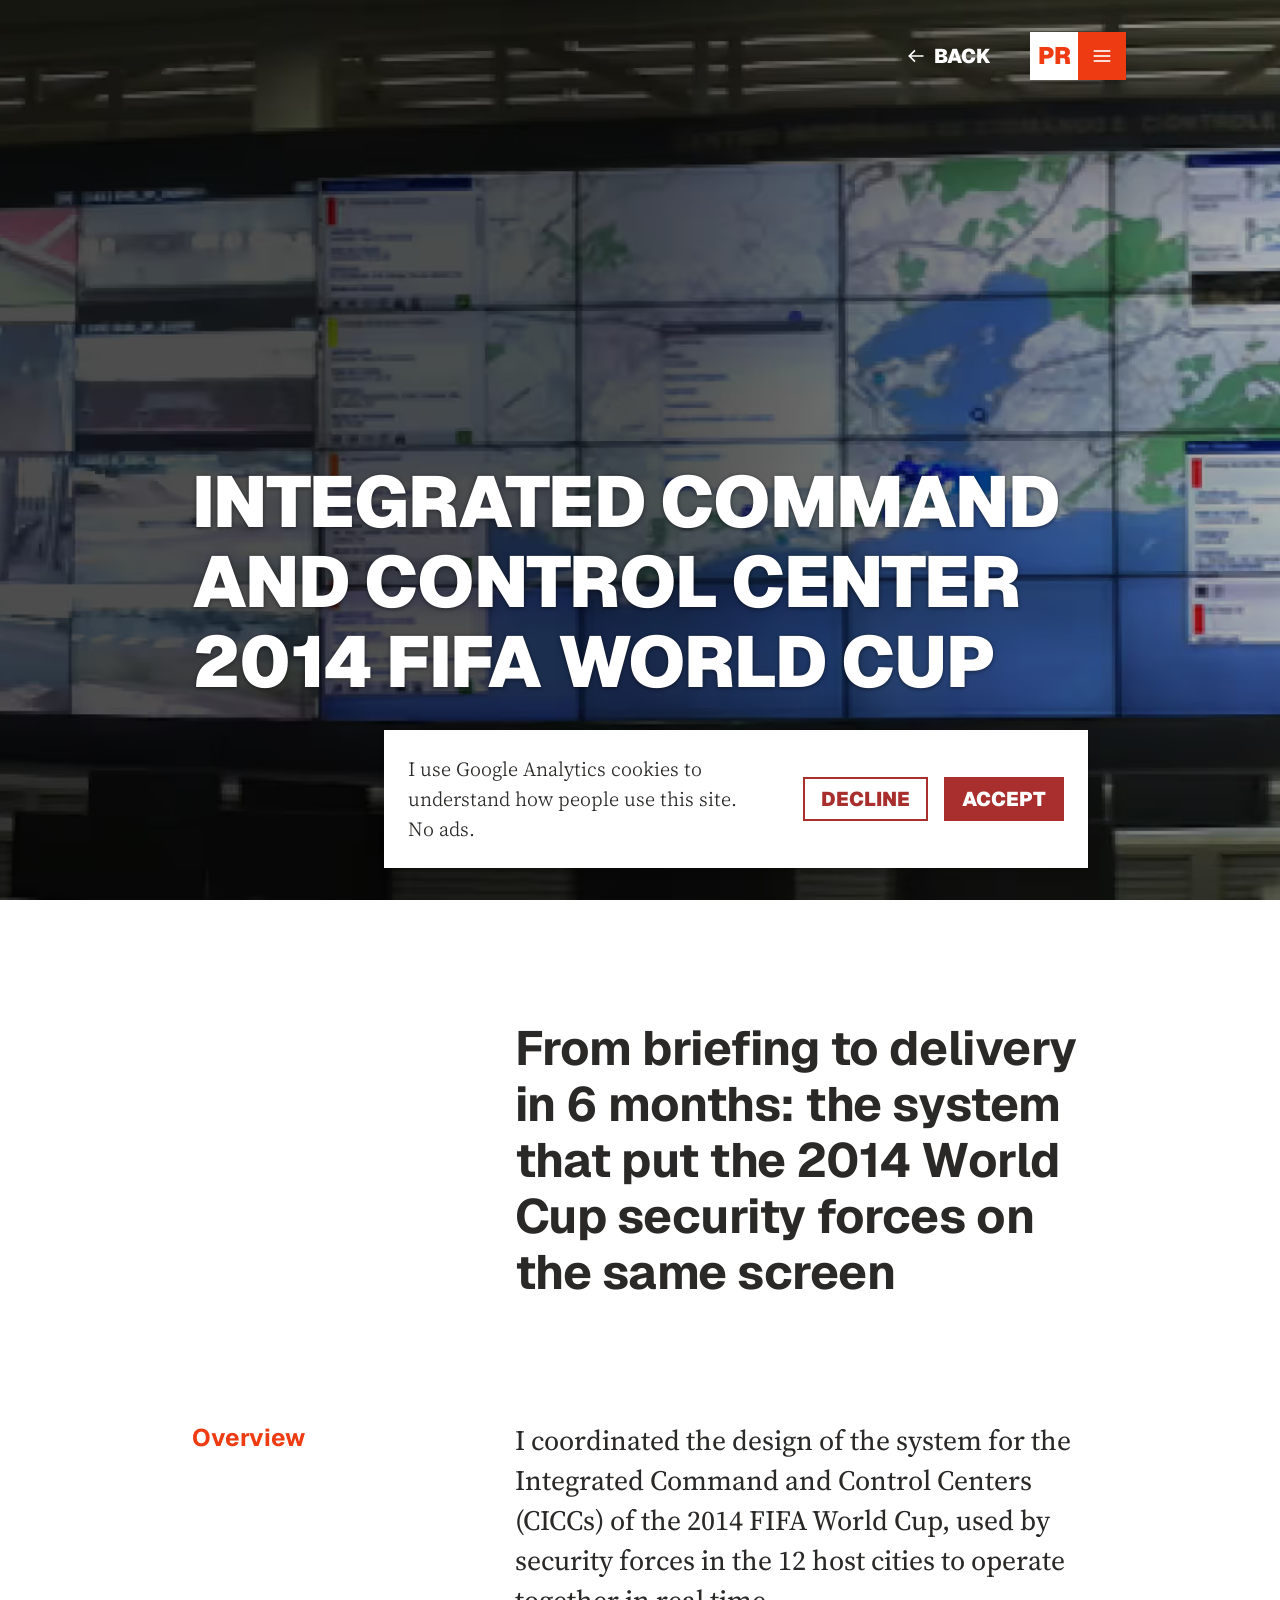
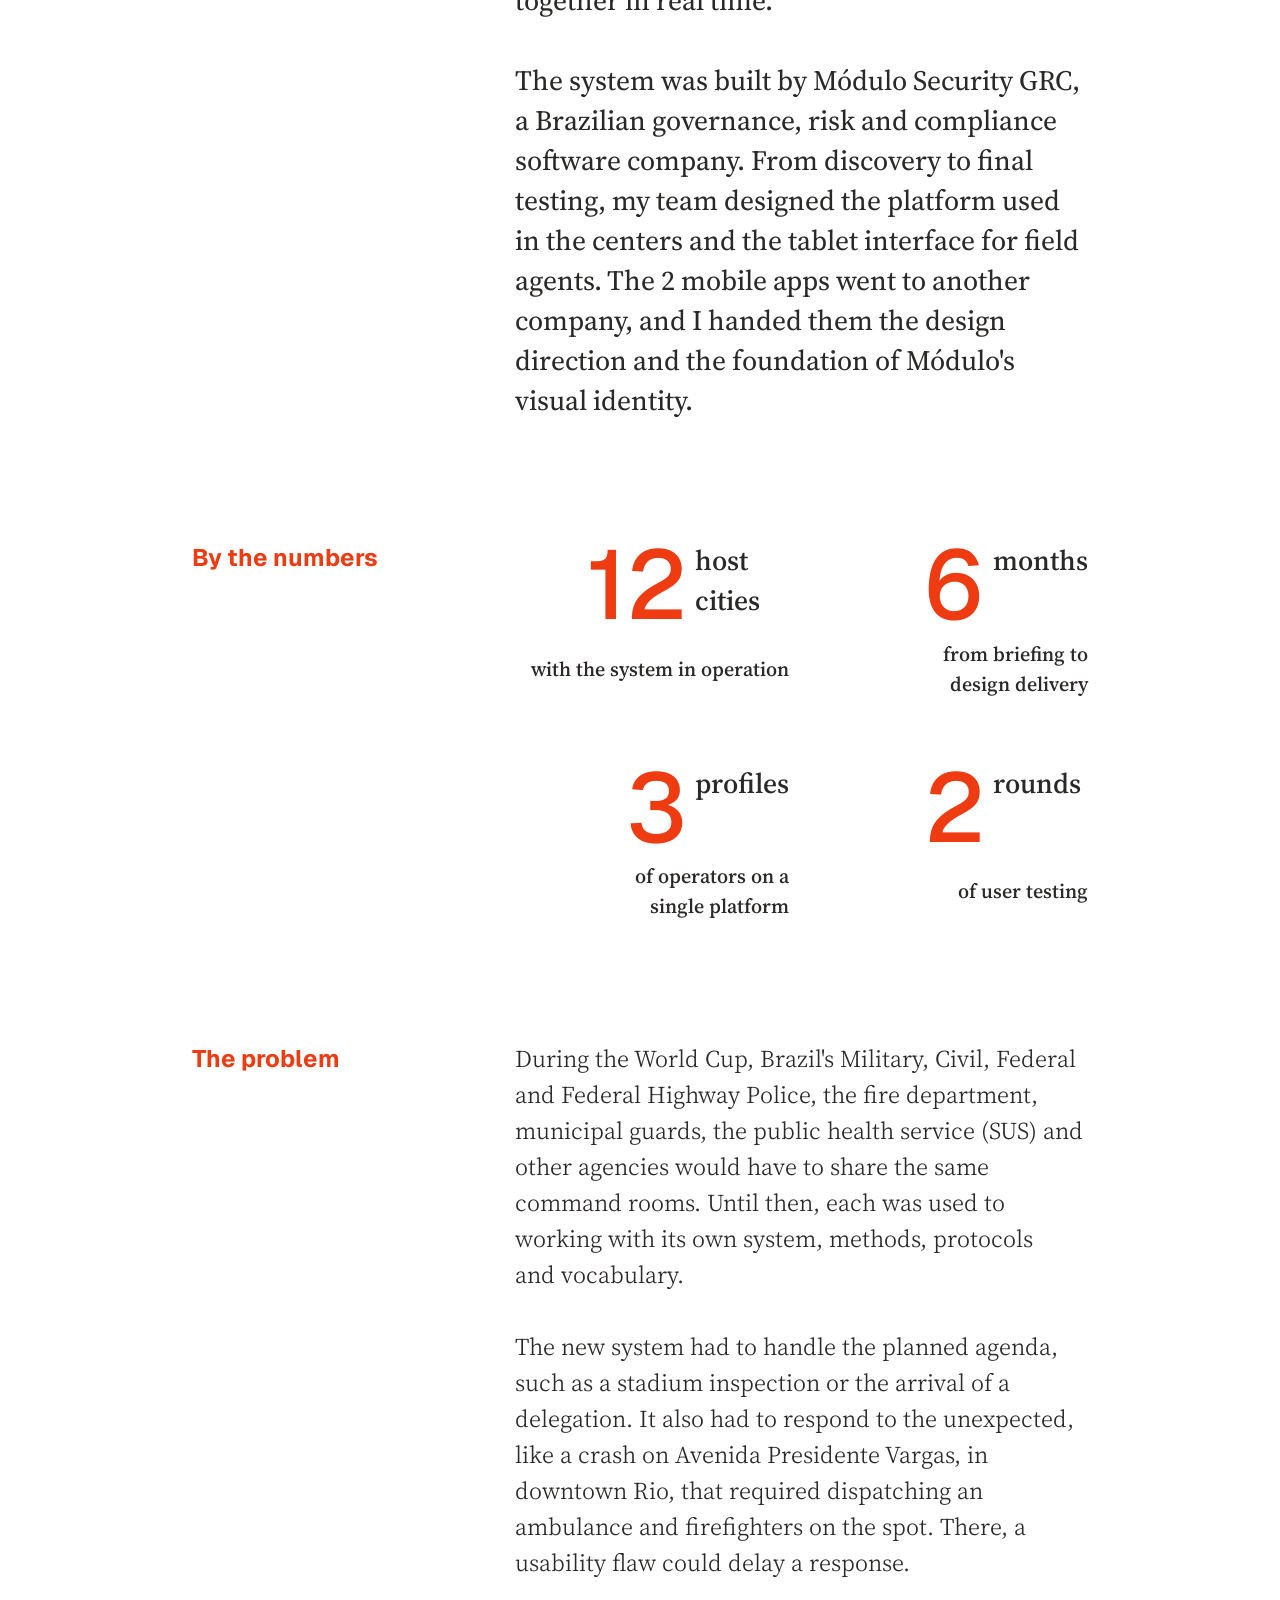
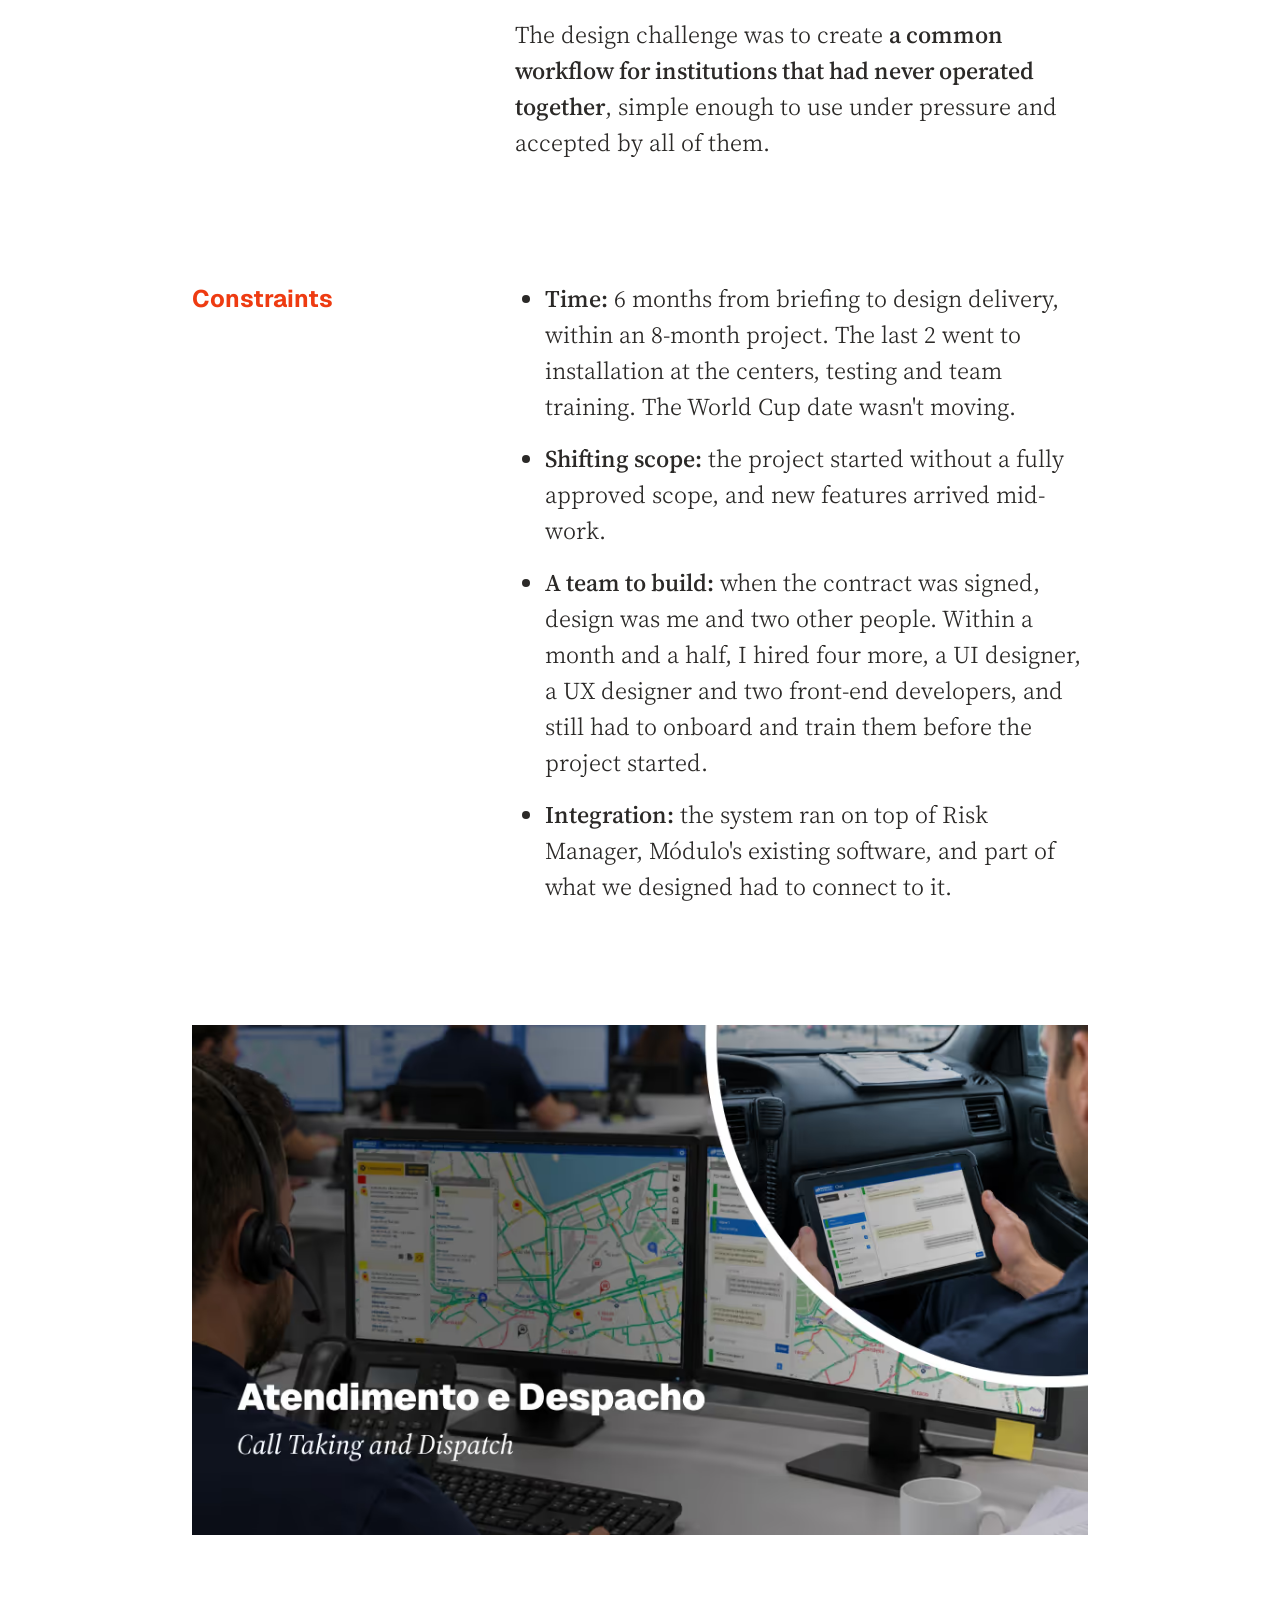
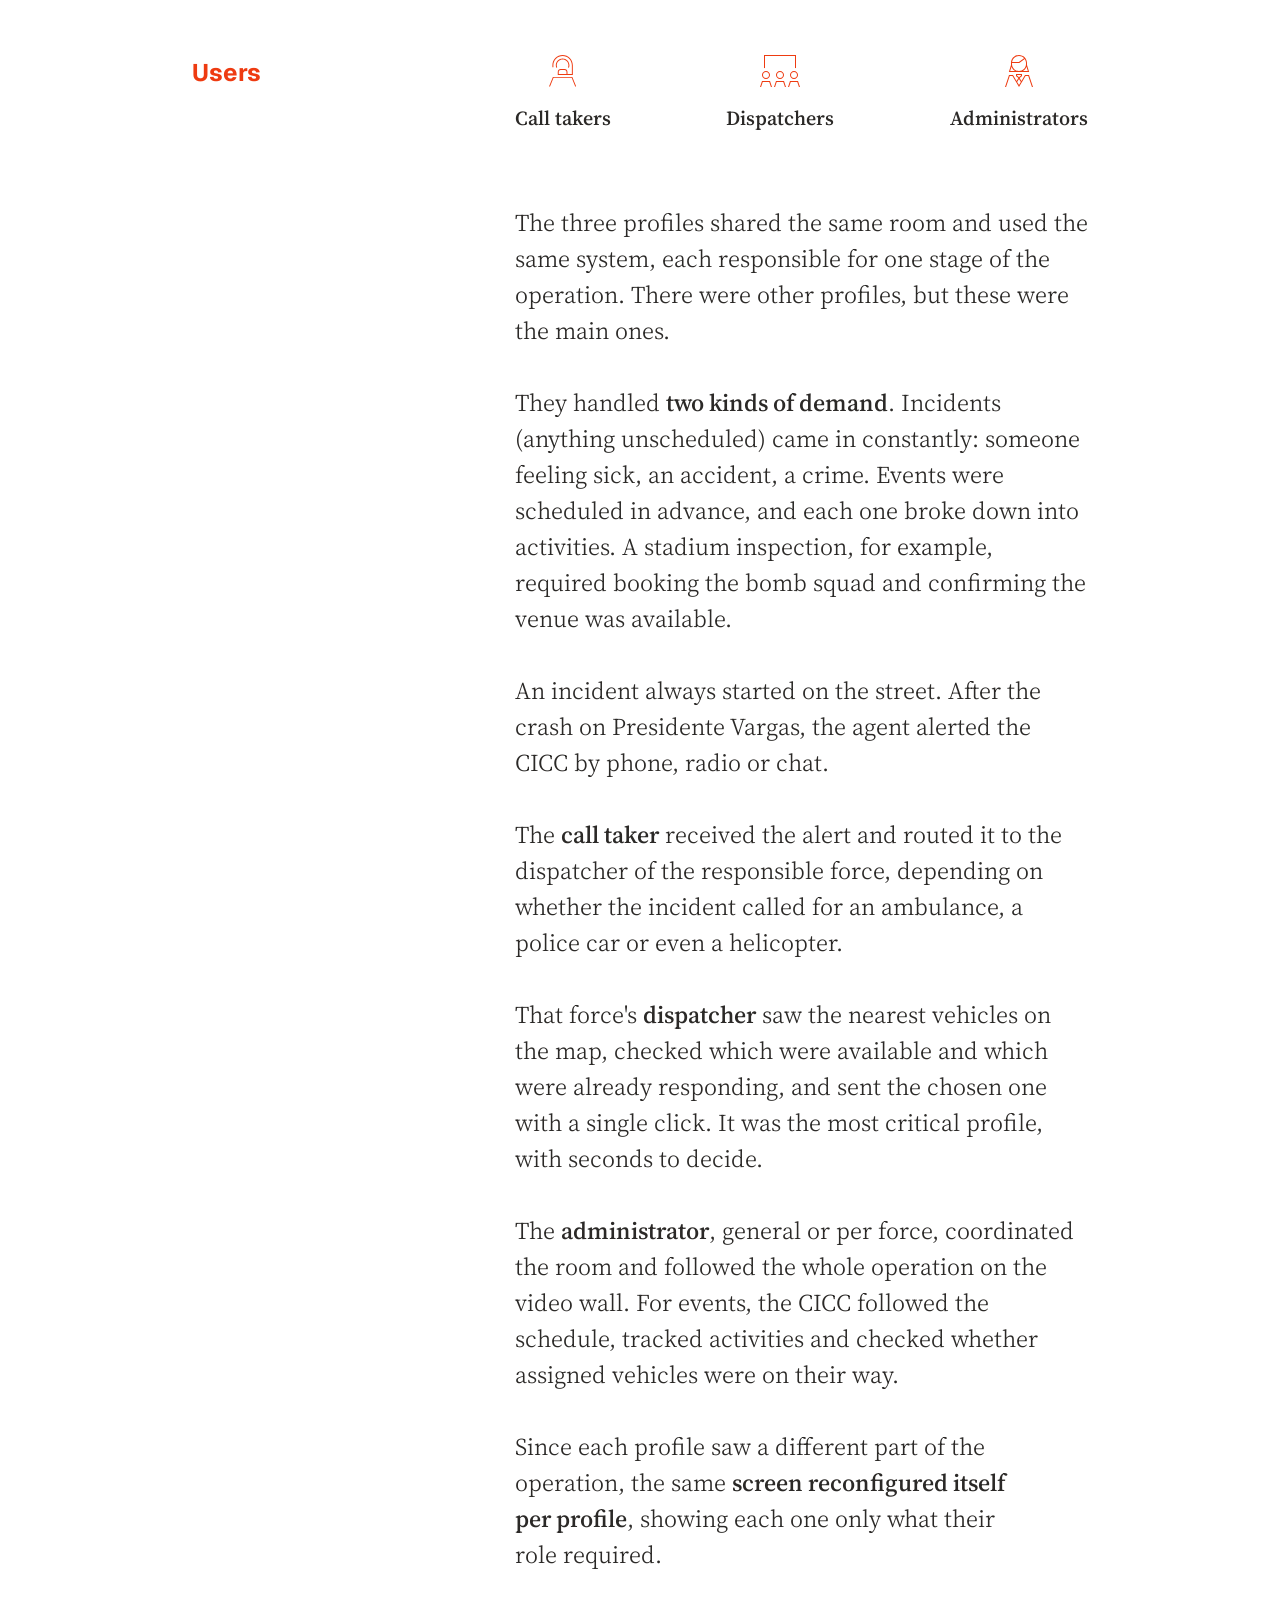
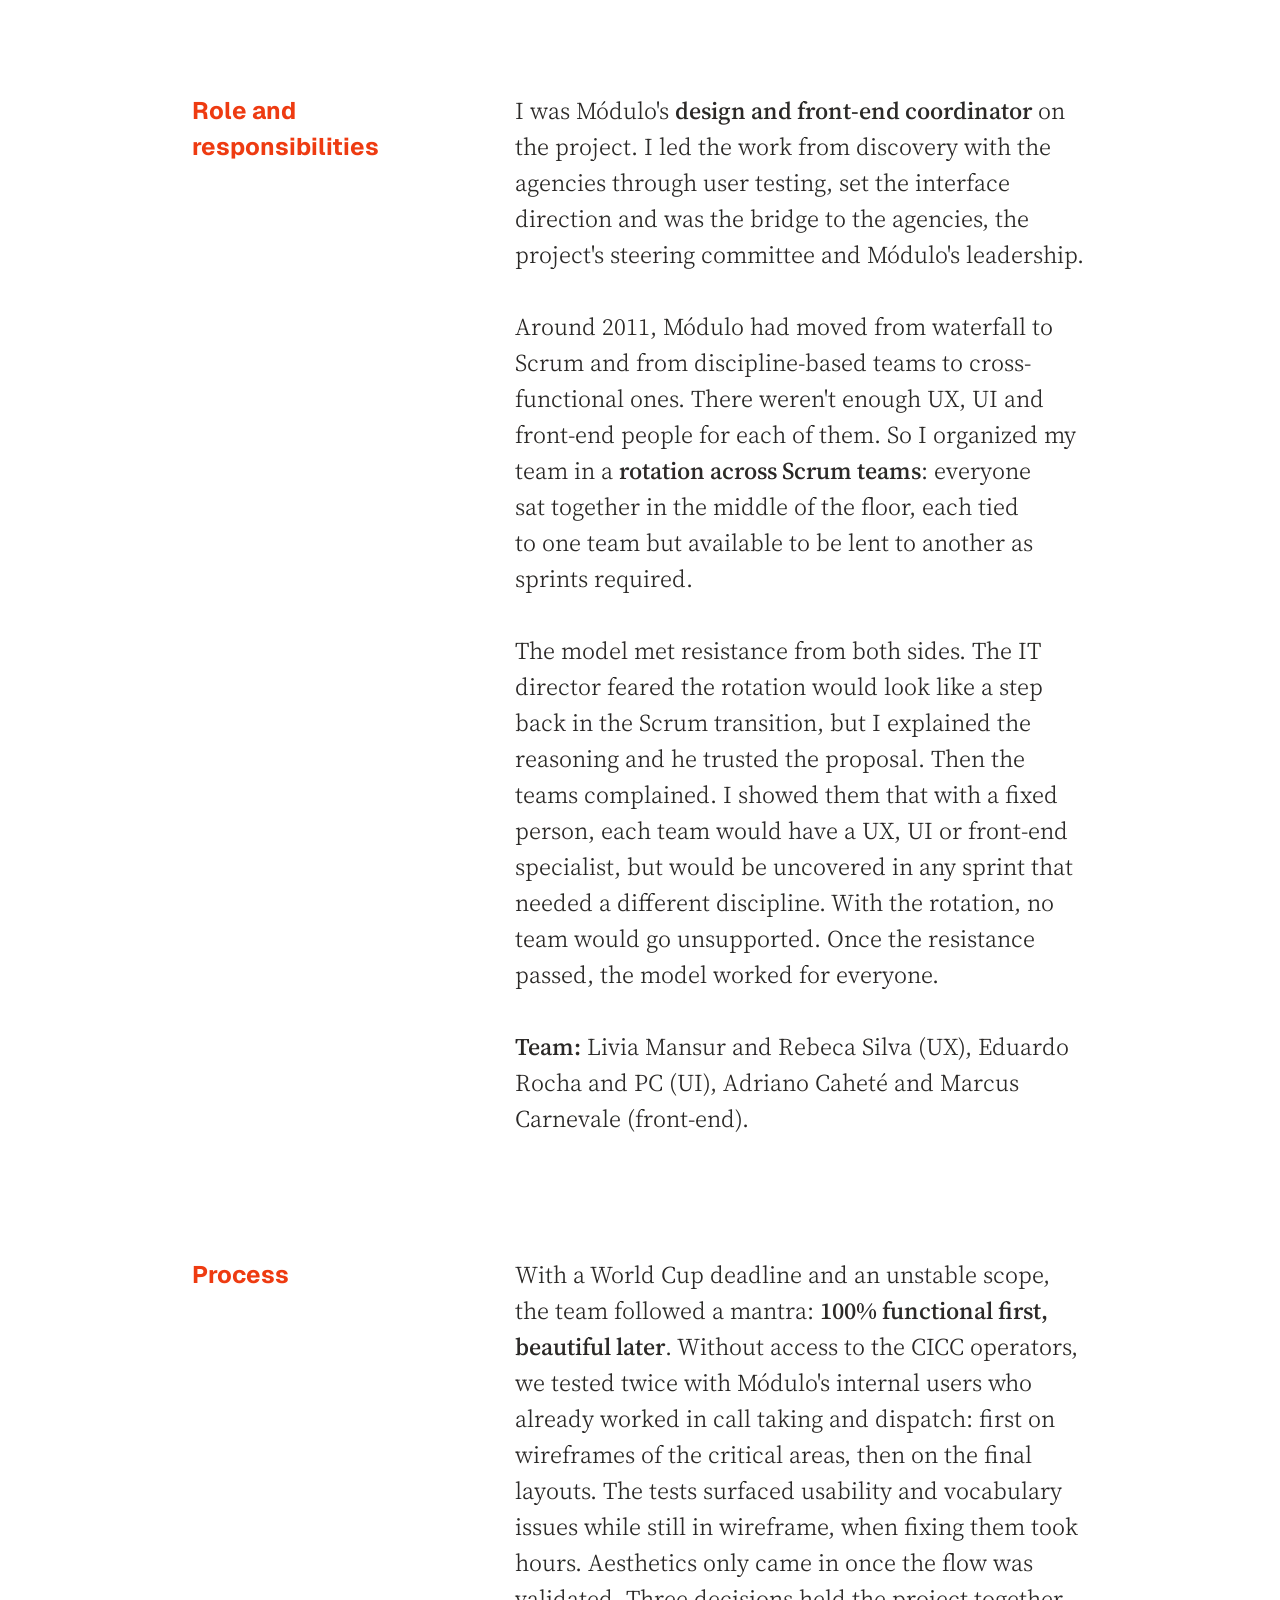
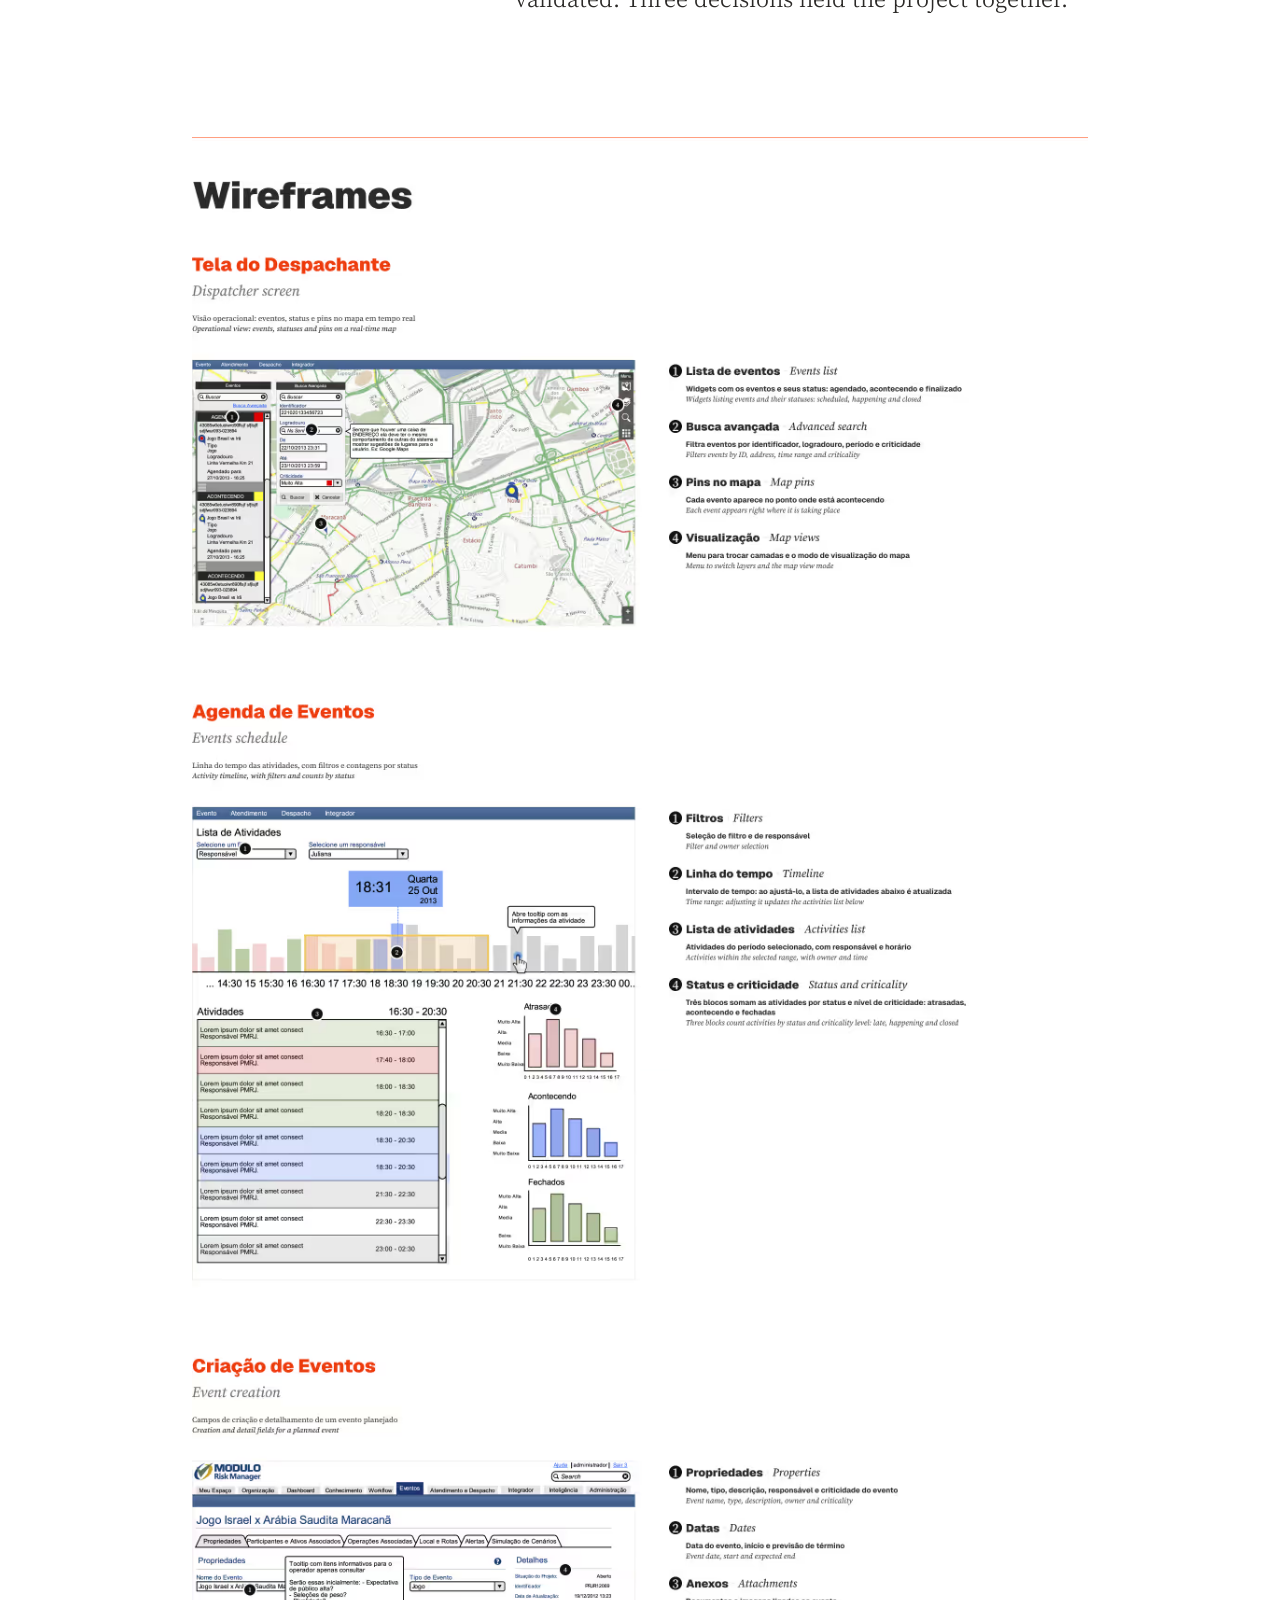
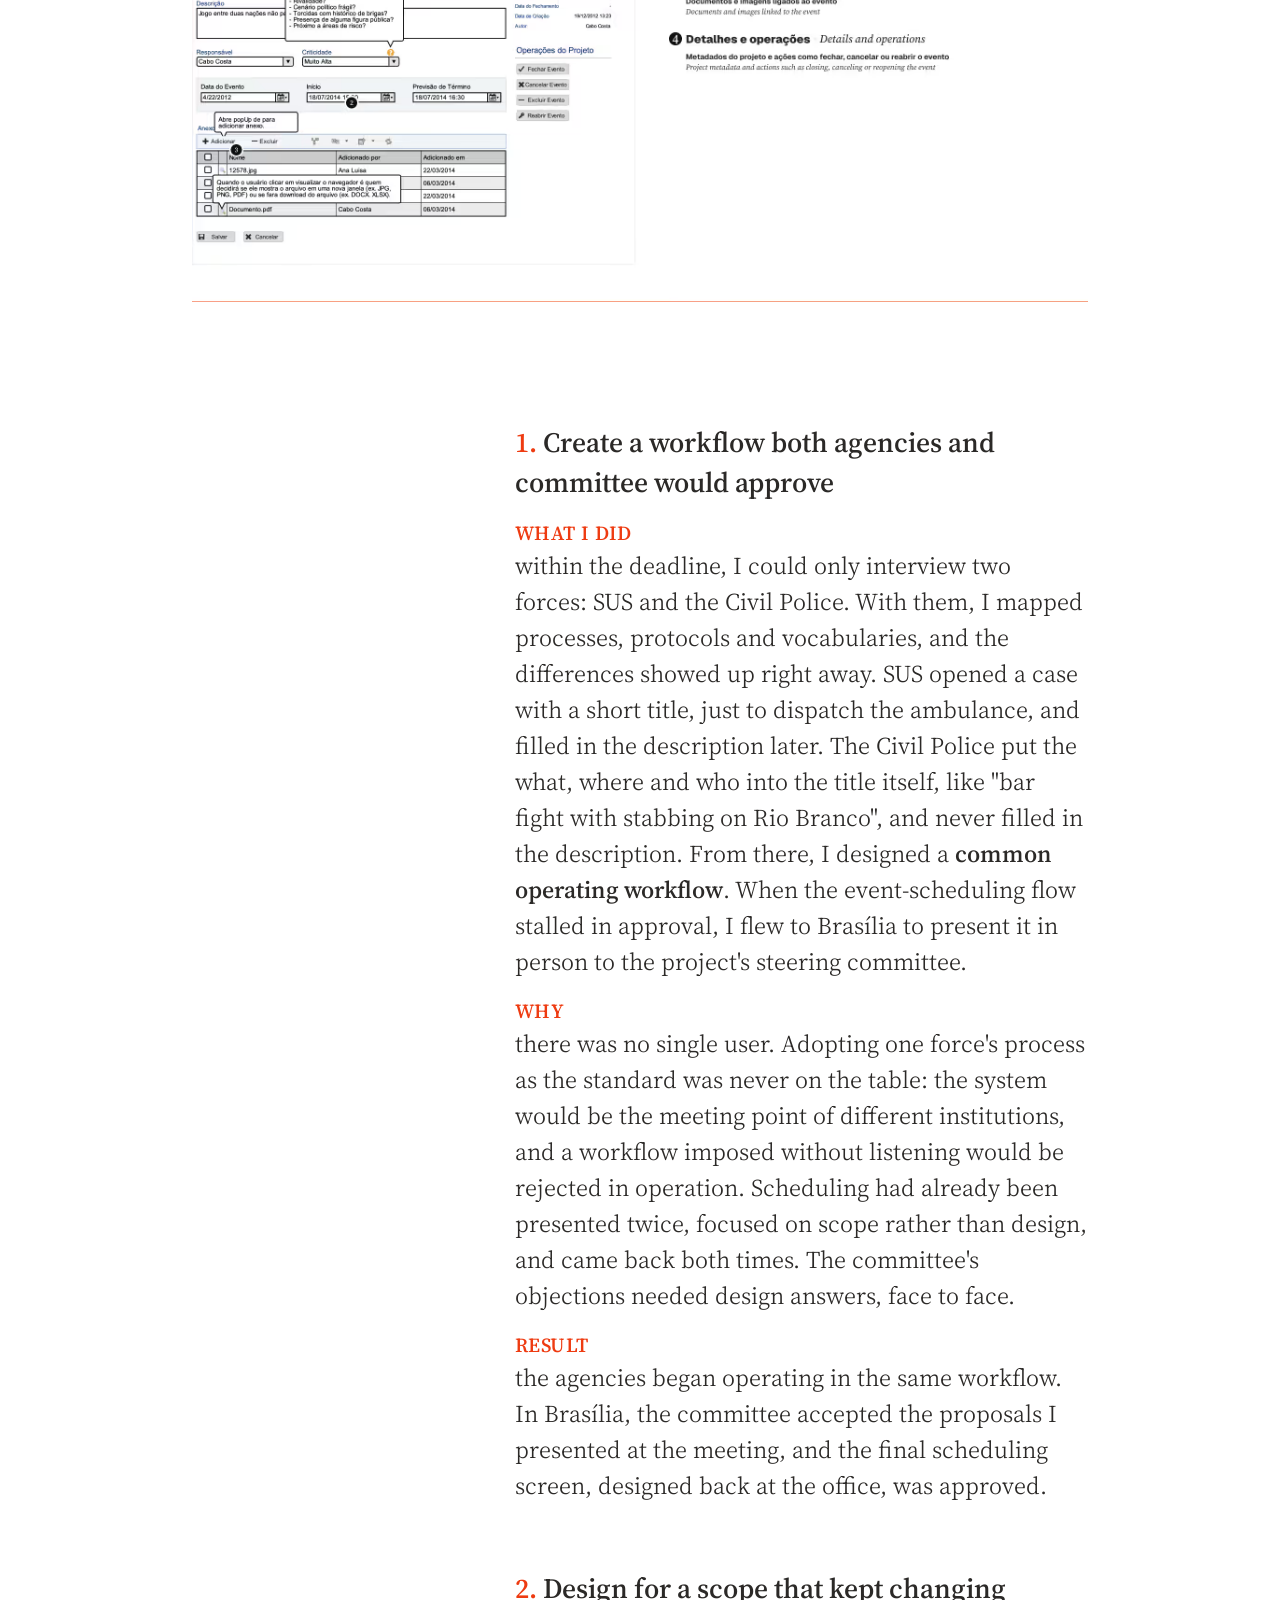
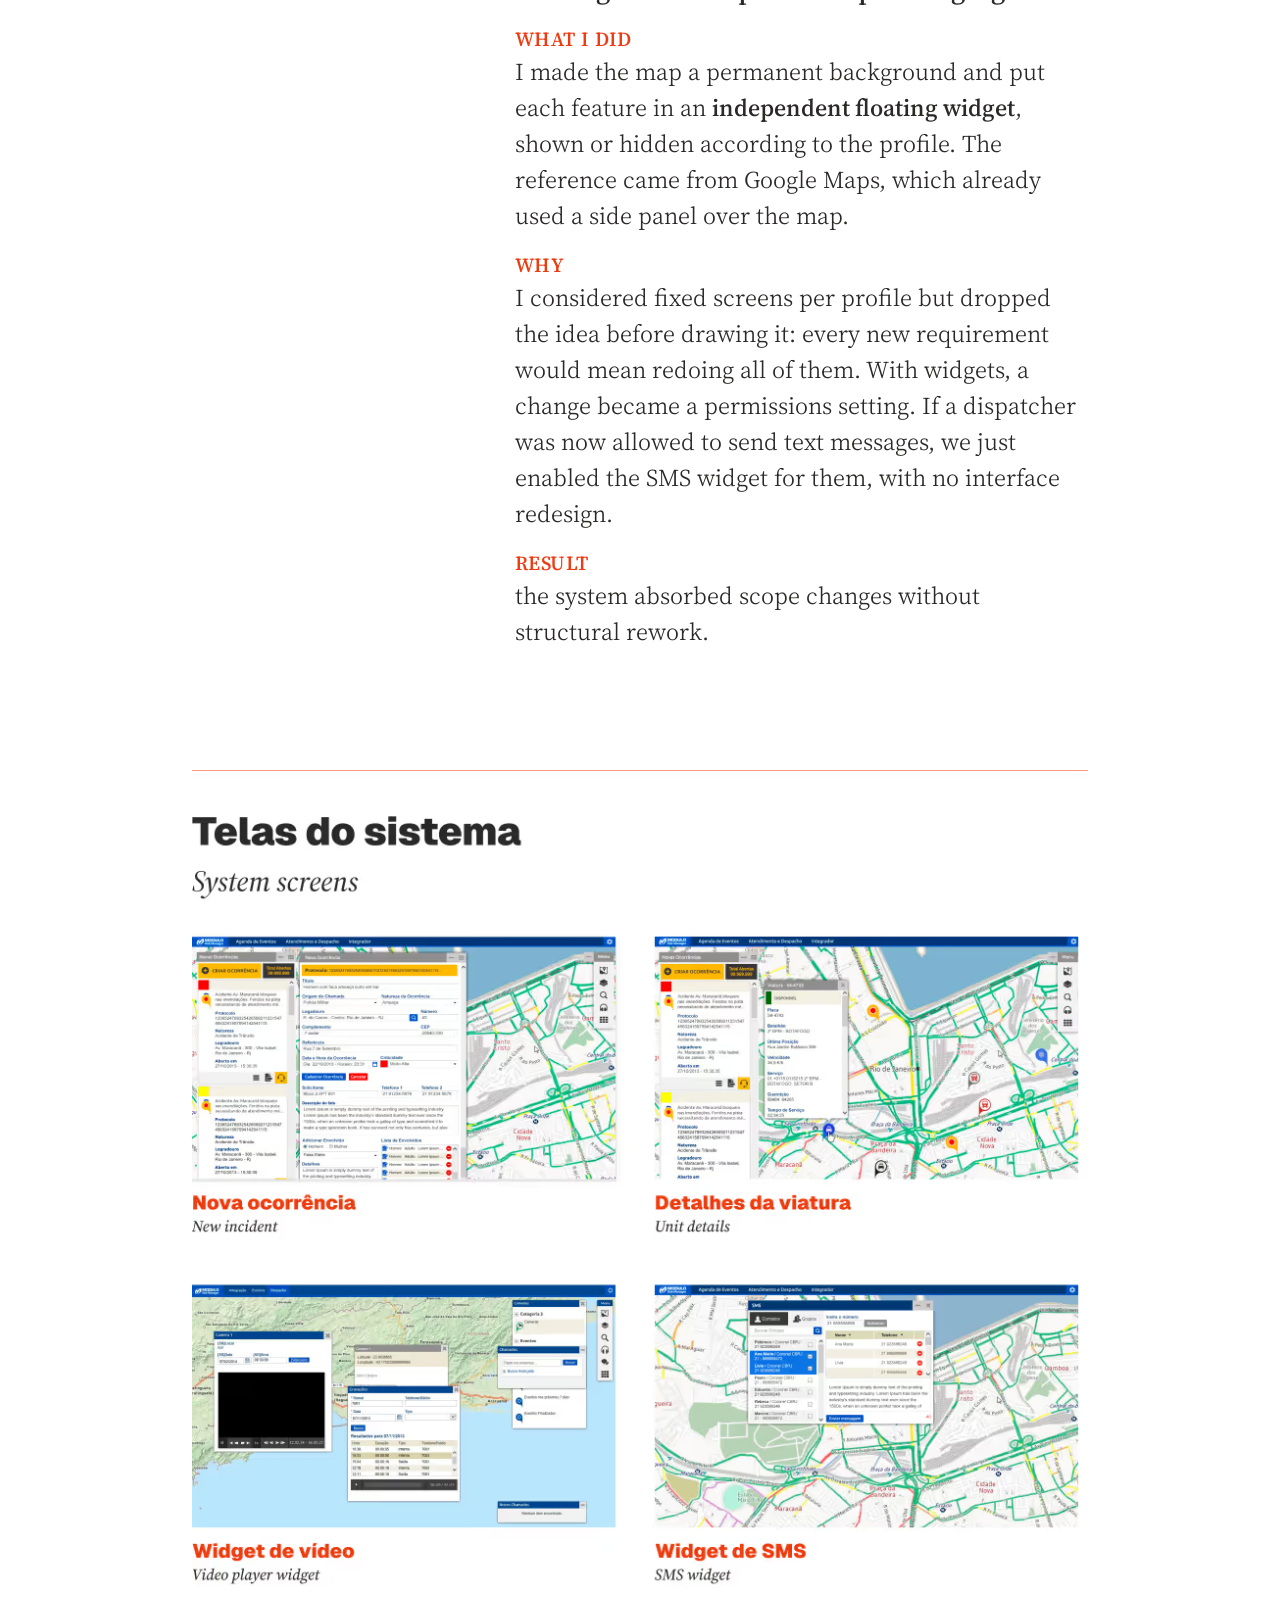
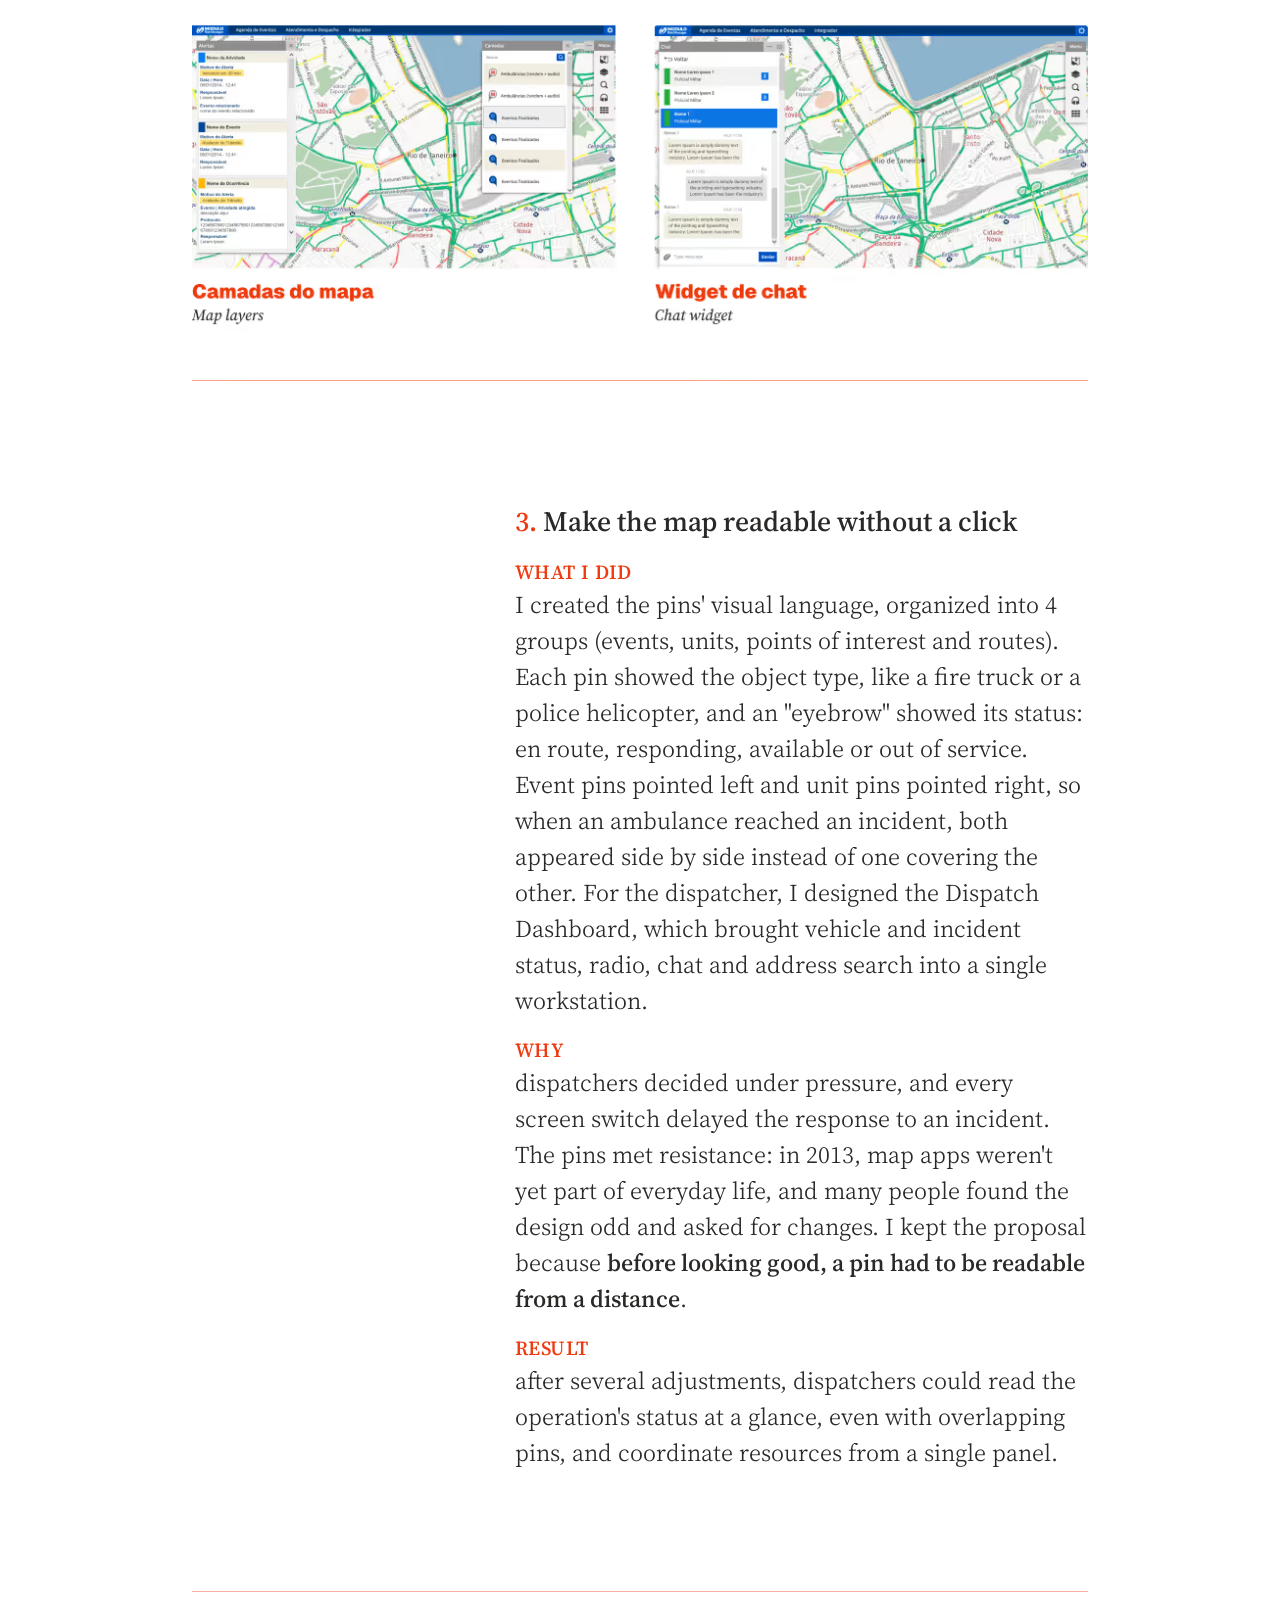
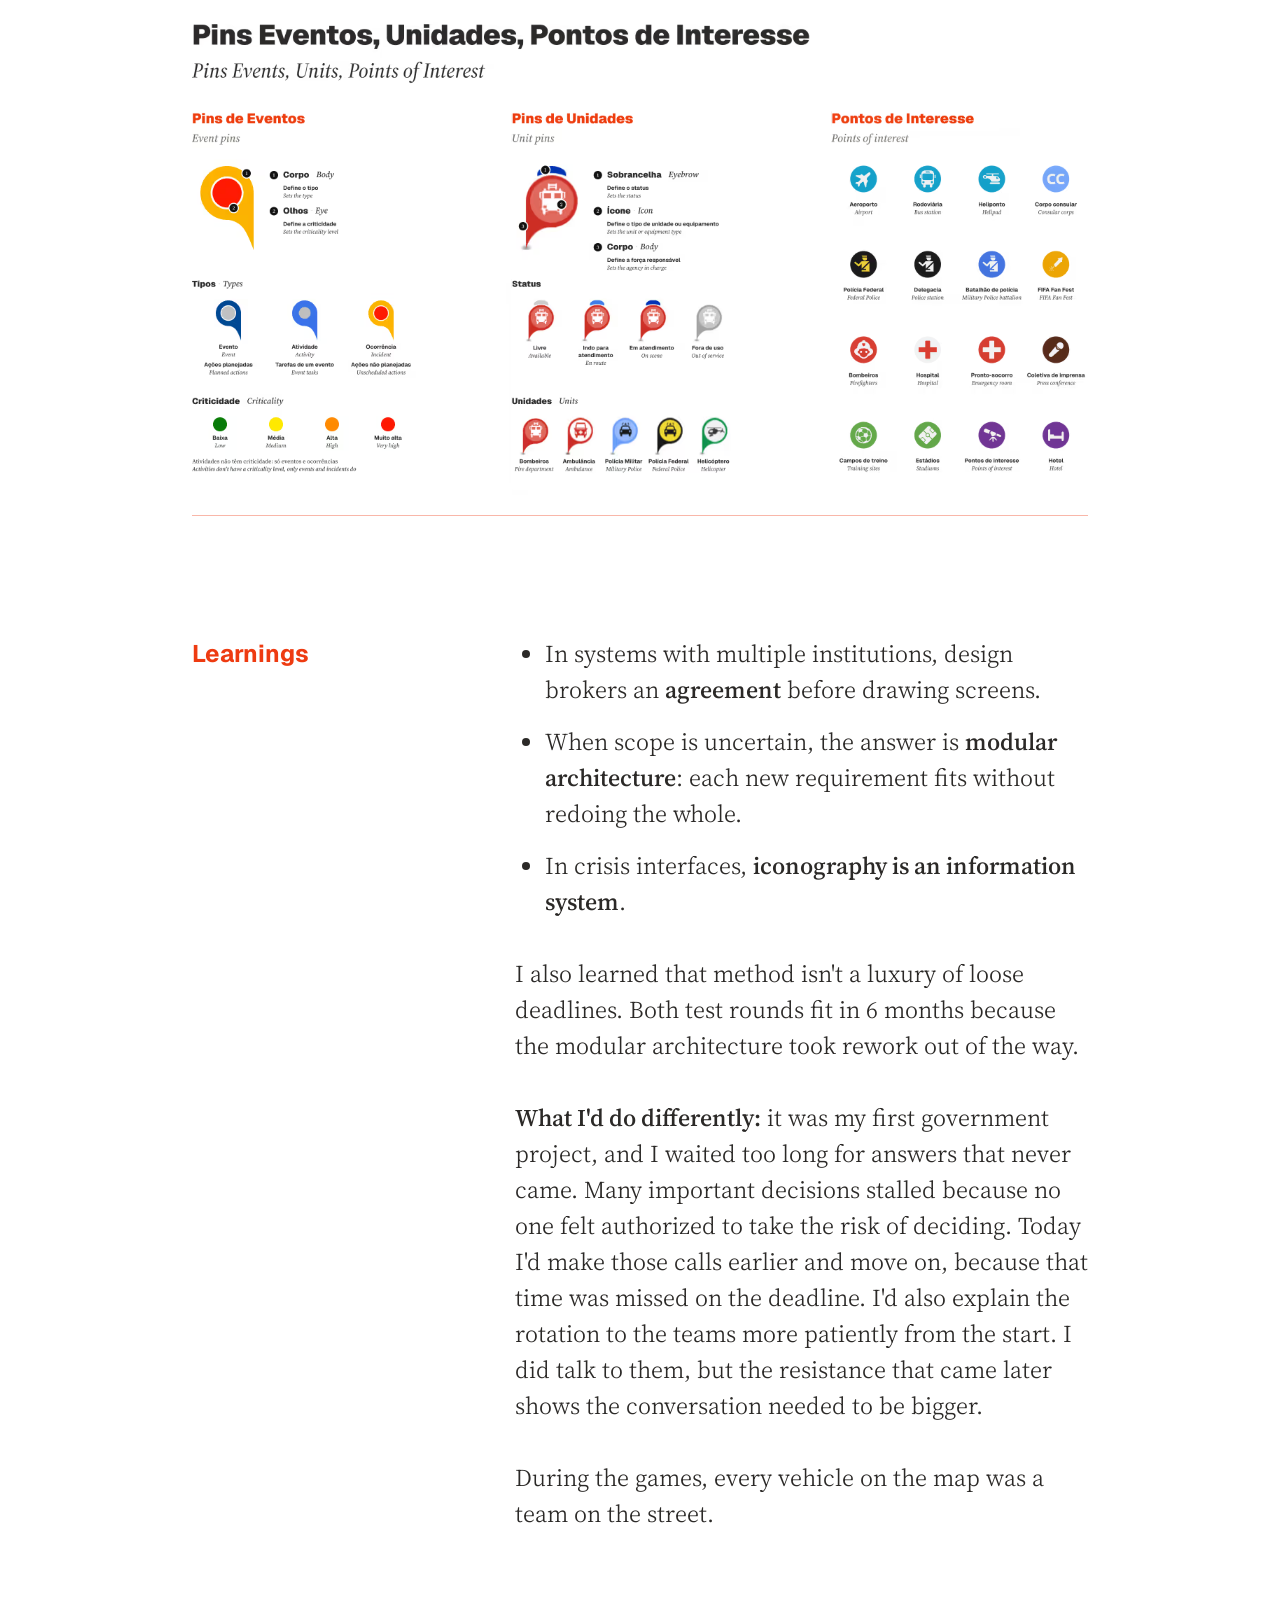
<file: en/cases/modulo-c4i/index.html>
<!DOCTYPE html><html lang="en-US" data-astro-cid-sckkx6r4> <head><meta charset="UTF-8"><!-- Idioma de entrada: escolha salva no menu ou, sem ela, o idioma do
		     aparelho (PT, EN ou ES; outro qualquer → EN). Roda antes de pintar,
		     para não piscar o idioma errado. Robôs de busca ficam na URL pedida.
		     Fora da 404 (noindex): lá a URL não existe e o redirecionamento
		     entraria em laço. --><script>(function(){const langConfig = "{\"current\":\"en\",\"key\":\"pr-lang\",\"fallback\":\"en\"}";

			(function () {
				var c = JSON.parse(langConfig);
				var supported = ['pt', 'en', 'es'];
				var want = null;
				try {
					want = localStorage.getItem(c.key);
				} catch (e) {}
				if (supported.indexOf(want) < 0) {
					// Só na entrada: vindo de outra página do site, respeita a URL
					// (vale também para quem trocou de idioma sem storage).
					if (document.referrer.indexOf(location.origin + '/') === 0) return;
					if (/bot|crawl|spider|slurp|lighthouse|headless/i.test(navigator.userAgent)) return;
					var device = ((navigator.languages && navigator.languages[0]) || navigator.language || '')
						.slice(0, 2)
						.toLowerCase();
					want = supported.indexOf(device) >= 0 ? device : c.fallback;
				}
				if (want === c.current) return;
				var path = location.pathname.replace(/^\/(en|es)(?=\/|$)/, '') || '/';
				var target = want === 'pt' ? path : '/' + want + path;
				location.replace(target + location.search + location.hash);
			})();
		})();</script><meta name="viewport" content="width=device-width, initial-scale=1"><script>(function(){const gtmId = "GTM-MZGNXW39";
const consentKey = "pr-consent";

			window.dataLayer = window.dataLayer || [];
			function gtag() {
				dataLayer.push(arguments);
			}
			window.gtag = gtag;
			var granted = false;
			try {
				granted = localStorage.getItem(consentKey) === 'granted';
			} catch (e) {}
			gtag('consent', 'default', {
				ad_storage: 'denied',
				ad_user_data: 'denied',
				ad_personalization: 'denied',
				analytics_storage: granted ? 'granted' : 'denied',
				wait_for_update: 500,
			});
			// Snippet oficial do GTM.
			(function (w, d, s, l, i) {
				w[l] = w[l] || [];
				w[l].push({ 'gtm.start': new Date().getTime(), event: 'gtm.js' });
				var f = d.getElementsByTagName(s)[0],
					j = d.createElement(s),
					dl = l != 'dataLayer' ? '&l=' + l : '';
				j.async = true;
				j.src = 'https://www.googletagmanager.com/gtm.js?id=' + i + dl;
				f.parentNode.insertBefore(j, f);
			})(window, document, 'script', 'dataLayer', gtmId);
		})();</script><link rel="icon" href="/favicon.ico" sizes="32x32"><link rel="icon" type="image/svg+xml" href="/favicon.svg"><link rel="apple-touch-icon" href="/apple-touch-icon.png"><meta name="generator" content="Astro v6.4.8"><title>Command and Control: 2014 World Cup | Peterson Ramos</title><meta name="description" content="UX case study: the system behind the 2014 World Cup Command and Control Centers, used by security forces in the 12 host cities. Design delivered in 6 months."><link rel="canonical" href="https://petersonramos.com.br/en/cases/modulo-c4i/"><link rel="alternate" hreflang="pt-BR" href="https://petersonramos.com.br/cases/modulo-c4i/"><link rel="alternate" hreflang="en-US" href="https://petersonramos.com.br/en/cases/modulo-c4i/"><link rel="alternate" hreflang="es-419" href="https://petersonramos.com.br/es/cases/modulo-c4i/"><link rel="alternate" hreflang="x-default" href="https://petersonramos.com.br/en/cases/modulo-c4i/"><meta property="og:type" content="article"><meta property="og:site_name" content="Peterson Ramos"><meta property="og:locale" content="en_US"><meta property="og:title" content="Command and Control: 2014 World Cup | Peterson Ramos"><meta property="og:description" content="UX case study: the system behind the 2014 World Cup Command and Control Centers, used by security forces in the 12 host cities. Design delivered in 6 months."><meta property="og:url" content="https://petersonramos.com.br/en/cases/modulo-c4i/"><meta property="og:image" content="https://petersonramos.com.br/_astro/case_cicc_header_desktop_1x.DME1dINq_KkboL.jpg"><meta property="og:image:width" content="1200"><meta property="og:image:height" content="663"><meta name="twitter:card" content="summary_large_image"><script type="application/ld+json">{"@context":"https://schema.org","@type":"CreativeWork","name":"Command and Control: 2014 World Cup","description":"UX case study: the system behind the 2014 World Cup Command and Control Centers, used by security forces in the 12 host cities. Design delivered in 6 months.","inLanguage":"en-US","author":{"@type":"Person","name":"Peterson Ramos","jobTitle":"Senior UX/UI Designer","sameAs":["https://www.linkedin.com/in/petersonramos"]}}</script><link rel="preconnect" href="https://fonts.googleapis.com"><link rel="preconnect" href="https://fonts.gstatic.com" crossorigin><link href="https://fonts.googleapis.com/css2?family=Geist:wght@500..900&family=Source+Serif+4:opsz,wght@8..60,350..700&display=swap" rel="stylesheet"><style>html.lenis,html.lenis body{height:auto}.lenis:not(.lenis-autoToggle).lenis-stopped{overflow:clip}.lenis [data-lenis-prevent],.lenis [data-lenis-prevent-wheel],.lenis [data-lenis-prevent-touch],.lenis [data-lenis-prevent-vertical],.lenis [data-lenis-prevent-horizontal]{overscroll-behavior:contain}.lenis.lenis-smooth iframe{pointer-events:none}.lenis.lenis-autoToggle{transition-property:overflow;transition-duration:1ms;transition-behavior:allow-discrete}
</style><link rel="stylesheet" href="/_astro/Layout.DHzbArR2.css"><link rel="stylesheet" href="/_astro/_slug_.D8Np0i6a.css"><link rel="stylesheet" href="/_astro/NavMenu.BUhfsTg2.css"></head> <body data-astro-cid-sckkx6r4> <noscript> <iframe src="https://www.googletagmanager.com/ns.html?id=GTM-MZGNXW39" height="0" width="0" style="display:none;visibility:hidden" title="Google Tag Manager" data-astro-cid-sckkx6r4></iframe> </noscript> <a href="#conteudo" class="skip-link" data-astro-cid-sckkx6r4>Skip to content</a>  <div class="reading-progress" aria-hidden="true" data-astro-cid-wj3rqict></div>  <script type="module">if(!CSS.supports("animation-timeline: scroll()")){const t=document.querySelector(".reading-progress");if(t){let e=!1;const n=()=>{const s=document.documentElement.scrollHeight-window.innerHeight;t.style.setProperty("--progress",String(s>0?Math.min(window.scrollY/s,1):0)),e=!1},r=()=>{e||(e=!0,requestAnimationFrame(n))};addEventListener("scroll",r,{passive:!0}),addEventListener("resize",r),n()}}</script> <script type="module" src="/_astro/SmoothScroll.astro_astro_type_script_index_0_lang.VuBtUxyv.js"></script> <nav class="case-nav" aria-label="Case sections" data-case-nav data-astro-cid-j6ofnyje> <ul class="case-nav__list" data-astro-cid-j6ofnyje> <li data-astro-cid-j6ofnyje> <a href="#overview" class="case-nav__item" data-case-nav-item="overview" data-astro-cid-j6ofnyje> <span class="case-nav__dash" style="--w: 0.247" aria-hidden="true" data-astro-cid-j6ofnyje></span> <span class="case-nav__label" data-astro-cid-j6ofnyje> <span class="case-nav__text" data-astro-cid-j6ofnyje>Overview</span> </span> </a> </li><li data-astro-cid-j6ofnyje> <a href="#em-numeros" class="case-nav__item" data-case-nav-item="em-numeros" data-astro-cid-j6ofnyje> <span class="case-nav__dash" style="--w: 0.000" aria-hidden="true" data-astro-cid-j6ofnyje></span> <span class="case-nav__label" data-astro-cid-j6ofnyje> <span class="case-nav__text" data-astro-cid-j6ofnyje>By the numbers</span> </span> </a> </li><li data-astro-cid-j6ofnyje> <a href="#o-problema" class="case-nav__item" data-case-nav-item="o-problema" data-astro-cid-j6ofnyje> <span class="case-nav__dash" style="--w: 0.345" aria-hidden="true" data-astro-cid-j6ofnyje></span> <span class="case-nav__label" data-astro-cid-j6ofnyje> <span class="case-nav__text" data-astro-cid-j6ofnyje>The problem</span> </span> </a> </li><li data-astro-cid-j6ofnyje> <a href="#restricoes" class="case-nav__item" data-case-nav-item="restricoes" data-astro-cid-j6ofnyje> <span class="case-nav__dash" style="--w: 0.293" aria-hidden="true" data-astro-cid-j6ofnyje></span> <span class="case-nav__label" data-astro-cid-j6ofnyje> <span class="case-nav__text" data-astro-cid-j6ofnyje>Constraints</span> </span> </a> </li><li data-astro-cid-j6ofnyje> <a href="#usuarios" class="case-nav__item" data-case-nav-item="usuarios" data-astro-cid-j6ofnyje> <span class="case-nav__dash" style="--w: 0.549" aria-hidden="true" data-astro-cid-j6ofnyje></span> <span class="case-nav__label" data-astro-cid-j6ofnyje> <span class="case-nav__text" data-astro-cid-j6ofnyje>Users</span> </span> </a> </li><li data-astro-cid-j6ofnyje> <a href="#papel-e-responsabilidades" class="case-nav__item" data-case-nav-item="papel-e-responsabilidades" data-astro-cid-j6ofnyje> <span class="case-nav__dash" style="--w: 0.485" aria-hidden="true" data-astro-cid-j6ofnyje></span> <span class="case-nav__label" data-astro-cid-j6ofnyje> <span class="case-nav__text" data-astro-cid-j6ofnyje>Role and responsibilities</span> </span> </a> </li><li data-astro-cid-j6ofnyje> <a href="#processo" class="case-nav__item" data-case-nav-item="processo" data-astro-cid-j6ofnyje> <span class="case-nav__dash" style="--w: 1.000" aria-hidden="true" data-astro-cid-j6ofnyje></span> <span class="case-nav__label" data-astro-cid-j6ofnyje> <span class="case-nav__text" data-astro-cid-j6ofnyje>Process</span> </span> </a> </li><li data-astro-cid-j6ofnyje> <a href="#aprendizados" class="case-nav__item" data-case-nav-item="aprendizados" data-astro-cid-j6ofnyje> <span class="case-nav__dash" style="--w: 0.399" aria-hidden="true" data-astro-cid-j6ofnyje></span> <span class="case-nav__label" data-astro-cid-j6ofnyje> <span class="case-nav__text" data-astro-cid-j6ofnyje>Learnings</span> </span> </a> </li> </ul> </nav> <script type="module">const c=document.querySelector("[data-case-nav]");if(c){const t=[...c.querySelectorAll("[data-case-nav-item]")],u=t.map(i=>document.getElementById(i.dataset.caseNavItem??"")),o=document.querySelector("[data-case-hero]");let a=-1,r=!1;const n=()=>{r=!1,c.toggleAttribute("data-visible",!o||o.getBoundingClientRect().bottom<=0);const i=innerHeight*.4;let e=0;u.forEach((s,l)=>{s&&s.getBoundingClientRect().top<=i&&(e=l)}),e!==a&&(t[a]?.removeAttribute("aria-current"),t[e]?.setAttribute("aria-current","true"),a=e)};addEventListener("scroll",()=>{r||(r=!0,requestAnimationFrame(n))},{passive:!0}),addEventListener("resize",n),n()}</script><main id="conteudo" class="pb-page-bottom"> <!-- Voltar leva à home até existir a lista de projetos --> <header class="relative" data-case-hero>  <figure class="m-0 w-full relative" data-nav-tone="dark" data-snap="start" data-astro-cid-mzzv3rig><picture class="case-tint-box" style="--tint:#394047;--tint-sm:#3b4349" data-astro-cid-mzzv3rig><source media="(max-width: 47.999rem)" type="image/avif" srcset="/_astro/case_cicc_header_mobile_1x.IG_0hhxw_Zmg7pW.avif 192w, /_astro/case_cicc_header_mobile_1x.IG_0hhxw_1apckh.avif 384w, /_astro/case_cicc_header_mobile_1x.IG_0hhxw_1VgEdS.avif 576w, /_astro/case_cicc_header_mobile_1x.IG_0hhxw_2bgYB9.avif 768w" sizes="max(100vw, min(114vh, 122vw))" width="768" height="675" data-astro-cid-mzzv3rig><source media="(max-width: 47.999rem)" type="image/webp" srcset="/_astro/case_cicc_header_mobile_1x.IG_0hhxw_wO3uX.webp 192w, /_astro/case_cicc_header_mobile_1x.IG_0hhxw_24ungc.webp 384w, /_astro/case_cicc_header_mobile_1x.IG_0hhxw_Z2ePiE8.webp 576w, /_astro/case_cicc_header_mobile_1x.IG_0hhxw_Z1YOXgR.webp 768w" sizes="max(100vw, min(114vh, 122vw))" width="768" height="675" data-astro-cid-mzzv3rig><source type="image/avif" srcset="/_astro/case_cicc_header_desktop_1x.DME1dINq_ZhyIni.avif 639w, /_astro/case_cicc_header_desktop_1x.DME1dINq_1sujNl.avif 1278w, /_astro/case_cicc_header_desktop_1x.DME1dINq_1j3sOs.avif 1916w, /_astro/case_cicc_header_desktop_1x.DME1dINq_Z1Daz6F.avif 2555w" sizes="max(100vw, min(181vh, 167vw))" data-astro-cid-mzzv3rig><source type="image/webp" srcset="/_astro/case_cicc_header_desktop_1x.DME1dINq_12DXGH.webp 639w, /_astro/case_cicc_header_desktop_1x.DME1dINq_23R3MR.webp 1278w, /_astro/case_cicc_header_desktop_1x.DME1dINq_ZxbeG1.webp 1916w, /_astro/case_cicc_header_desktop_1x.DME1dINq_1zLQbM.webp 2555w" sizes="max(100vw, min(181vh, 167vw))" data-astro-cid-mzzv3rig><img src="/_astro/case_cicc_header_desktop_1x.DME1dINq_ZlOt14.jpg" alt="Command room video wall showing a map and camera feeds" width="2555" height="1412" loading="eager" fetchpriority="high" decoding="sync" class="block h-auto w-full case-hero-img case-tint" onload="this.classList.add('is-loaded')" data-astro-cid-mzzv3rig></picture><h1 class="case-hero-title absolute inset-x-0 m-0 px-page-x font-display font-black uppercase text-ink-inverted" data-astro-cid-mzzv3rig><span class="block" data-astro-cid-mzzv3rig>Integrated Command and Control Center</span><span class="block" data-astro-cid-mzzv3rig>2014 FIFA World Cup</span></h1></figure> <div class="absolute inset-x-0 top-0 flex justify-end px-page-x pt-page-top"> <nav class="nav-fixed group flex items-center gap-md" aria-label="Main menu" data-nav data-label-open="Open menu" data-label-close="Close menu" data-label-copied="Copied" data-label-email-copied="Email copied" data-lang-key="pr-lang" data-astro-cid-hviy6i6g> <a href="/en/" data-nav-back class="link-marker link-marker--rtl nav-back font-display font-black uppercase text-nav-label focus-visible:outline-2 focus-visible:-outline-offset-2 focus-visible:outline-brand-dark" data-astro-cid-hviy6i6g> <span class="nav-back__label" data-astro-cid-hviy6i6g> <svg width="24" height="24" viewBox="0 0 24 24" fill="none" class="size-nav-item-icon shrink-0" aria-hidden="true" data-astro-cid-hviy6i6g="true">
<g>
<path d="M20 12H4M10 18L4 12L10 6" stroke-width="2" stroke-linecap="square" stroke="currentColor" />
</g>
</svg> <span class="max-md:sr-only" data-astro-cid-hviy6i6g>Back</span> </span> <span class="link-marker-fill" aria-hidden="true" data-astro-cid-hviy6i6g> <span class="link-marker-fill-text nav-back__label nav-back__clone" data-astro-cid-hviy6i6g> <svg width="24" height="24" viewBox="0 0 24 24" fill="none" class="size-nav-item-icon shrink-0" aria-hidden="true" data-astro-cid-hviy6i6g="true">
<g>
<path d="M20 12H4M10 18L4 12L10 6" stroke-width="2" stroke-linecap="square" stroke="currentColor" />
</g>
</svg> <span class="max-md:hidden" data-astro-cid-hviy6i6g>Back</span> </span> </span> </a> <!-- Barra + painéis do menu (o Voltar fica de fora). --> <div class="relative shrink-0" data-nav-menu data-astro-cid-hviy6i6g> <div class="flex shadow-nav" data-astro-cid-hviy6i6g> <a href="/en/" class="flex size-nav items-center justify-center font-display font-black uppercase text-nav text-accent bg-gray-0 hover:bg-brand-light focus-visible:outline-2 focus-visible:-outline-offset-2 focus-visible:outline-brand-dark" aria-label="Peterson Ramos, home" data-astro-cid-hviy6i6g>
PR
</a> <div id="nav-menu-links" class="nav-links" data-astro-cid-hviy6i6g> <ul class="m-0 flex min-w-0 list-none overflow-hidden whitespace-nowrap p-0" data-astro-cid-hviy6i6g> <li data-astro-cid-hviy6i6g> <a href="/en/sobre/" class="flex h-nav items-center px-nav-label-padding font-display font-black uppercase text-nav-label text-ink-inverted transition-colors bg-accent hover:bg-brand-dark focus-visible:outline-2 focus-visible:-outline-offset-2 focus-visible:outline-brand-dark" data-astro-cid-hviy6i6g> <span class="nav-label" data-astro-cid-hviy6i6g>About</span> </a> </li> <li data-astro-cid-hviy6i6g> <button type="button" class="flex h-nav cursor-pointer items-center border-0 px-nav-label-padding font-display font-black uppercase text-nav-label text-ink-inverted transition-colors bg-accent hover:bg-brand-dark focus-visible:outline-2 focus-visible:-outline-offset-2 focus-visible:outline-brand-dark aria-expanded:bg-brand-dark" aria-expanded="false" aria-controls="nav-contact" data-contact-toggle data-astro-cid-hviy6i6g> <span class="nav-label" data-astro-cid-hviy6i6g>Contact</span> </button> </li> <li data-astro-cid-hviy6i6g> <button type="button" class="flex size-nav cursor-pointer items-center justify-center border-0 p-0 font-display font-black uppercase text-nav-label text-ink-inverted transition-colors bg-accent hover:bg-brand-dark focus-visible:outline-2 focus-visible:-outline-offset-2 focus-visible:outline-brand-dark aria-expanded:bg-brand-dark" aria-expanded="false" aria-controls="nav-lang" aria-label="Language: English" data-lang-toggle data-astro-cid-hviy6i6g> <span class="nav-label" data-astro-cid-hviy6i6g>en</span> </button> </li> </ul> </div> <button type="button" class="flex size-nav cursor-pointer items-center justify-center border-0 p-0 text-ink-inverted transition-colors duration-300 bg-accent hover:bg-brand-dark focus-visible:outline-2 focus-visible:-outline-offset-2 focus-visible:outline-brand-dark group-data-open:bg-gray-0 group-data-open:text-accent group-data-open:hover:bg-brand-light" aria-expanded="false" aria-controls="nav-menu-links" aria-label="Open menu" data-nav-toggle data-astro-cid-hviy6i6g> <!-- Hambúrguer que vira X (Figma: icon/bars → icon/close, traço 2) --> <svg class="block size-nav-icon" viewBox="0 0 24 24" fill="none" stroke="currentColor" stroke-width="2" stroke-linecap="square" aria-hidden="true" data-astro-cid-hviy6i6g> <path class="nav-bar nav-bar-top" d="M3 6H21" data-astro-cid-hviy6i6g></path> <path class="nav-bar nav-bar-mid" d="M3 12H21" data-astro-cid-hviy6i6g></path> <path class="nav-bar nav-bar-bot" d="M3 18H21" data-astro-cid-hviy6i6g></path> </svg> </button> </div> <!-- Outros idiomas: quadrados empilhados logo abaixo do item de idioma,
		     que é o último antes do ✕. --> <div id="nav-lang" class="nav-lang absolute top-full right-nav z-20 pt-1" data-astro-cid-hviy6i6g> <ul class="m-0 flex list-none flex-col p-0 shadow-nav" data-astro-cid-hviy6i6g> <li data-astro-cid-hviy6i6g> <a href="/es/cases/modulo-c4i/" hreflang="es" lang="es" aria-label="Español" data-lang-choice="es" class="flex size-nav items-center justify-center font-display font-black uppercase text-nav-label text-ink-inverted transition-colors bg-accent hover:bg-brand-dark focus-visible:outline-2 focus-visible:-outline-offset-2 focus-visible:outline-brand-dark" data-astro-cid-hviy6i6g> es </a> </li><li data-astro-cid-hviy6i6g> <a href="/cases/modulo-c4i/" hreflang="pt" lang="pt" aria-label="Português" data-lang-choice="pt" class="flex size-nav items-center justify-center font-display font-black uppercase text-nav-label text-ink-inverted transition-colors bg-accent hover:bg-brand-dark focus-visible:outline-2 focus-visible:-outline-offset-2 focus-visible:outline-brand-dark" data-astro-cid-hviy6i6g> pt </a> </li> </ul> </div> <!-- Painel de contato, alinhado à direita do item Contato (recua o idioma e
		     o ✕, ver .nav-contact). O pt-1 transparente afasta o painel da barra. --> <div id="nav-contact" class="nav-contact absolute top-full z-20 pt-1" data-astro-cid-hviy6i6g> <div class="flex w-nav-panel flex-col bg-accent p-nav-panel-padding shadow-nav" data-astro-cid-hviy6i6g> <div class="flex h-nav-item items-center gap-sm" data-astro-cid-hviy6i6g> <a href="mailto:petersondrs@gmail.com" class="nav-contact-row min-w-0 flex-1 focus-visible:outline-2 focus-visible:outline-offset-2 focus-visible:outline-gray-0" data-astro-cid-hviy6i6g> <svg width="24" height="24" viewBox="0 0 24 24" fill="none" class="size-nav-item-icon shrink-0" aria-hidden="true" data-astro-cid-hviy6i6g="true">
<g id="icon/envelope">
<path id="shape" d="M3 6L12 13L21 6M3 5H21V19H3V5Z" stroke-width="2" stroke-linecap="square" stroke="currentColor" />
</g>
</svg> <span class="nav-email" data-email-text data-astro-cid-hviy6i6g>petersondrs@gmail.com</span> </a> <button type="button" class="flex cursor-pointer border-0 bg-transparent p-0 text-ink-inverted hover:opacity-80 focus-visible:outline-2 focus-visible:outline-offset-2 focus-visible:outline-gray-0" aria-label="Copy email" data-copy-email="petersondrs@gmail.com" data-astro-cid-hviy6i6g> <svg width="24" height="24" viewBox="0 0 24 24" fill="none" class="size-nav-item-icon" aria-hidden="true" data-astro-cid-hviy6i6g="true">
<g id="icon/copy">
<path id="shape" d="M16 8V3H3V16H8M8 8H21V21H8V8Z" stroke-width="2" stroke-linecap="square" stroke="currentColor" />
</g>
</svg> </button> </div> <a href="https://www.linkedin.com/in/petersonramos" target="_blank" rel="noopener noreferrer" class="nav-contact-row h-nav-item focus-visible:outline-2 focus-visible:outline-offset-2 focus-visible:outline-gray-0" data-astro-cid-hviy6i6g> <svg width="24" height="24" viewBox="0 0 24 24" fill="none" class="size-nav-item-icon shrink-0" aria-hidden="true" data-astro-cid-hviy6i6g="true">
<g id="icon/external-link">
<path id="shape" d="M20 10V4H14M20 4L11 13M18 14V20H4V6H10" stroke-width="2" stroke-linecap="square" stroke="currentColor" />
</g>
</svg> <span data-astro-cid-hviy6i6g>LinkedIn</span> </a>  <button type="button" class="nav-contact-row h-nav-item cursor-pointer border-0 bg-transparent p-0 text-left focus-visible:outline-2 focus-visible:outline-offset-2 focus-visible:outline-gray-0" data-cookie-reopen data-astro-cid-hviy6i6g> <svg width="24" height="24" viewBox="0 0 24 24" fill="none" class="size-nav-item-icon shrink-0" aria-hidden="true" data-astro-cid-hviy6i6g="true">
<g id="icon/cookie">
<path id="shape" d="M20.5 12.5A8.5 8.5 0 1 1 11.5 3.5A3 3 0 0 0 15 7.5A3 3 0 0 0 20.5 12.5Z" stroke-width="2" stroke-linecap="square" stroke="currentColor" />
<path id="chips" d="M8.5 10.5H8.51M12 14H12.01M8.5 16H8.51" stroke-width="2.5" stroke-linecap="square" stroke="currentColor" />
</g>
</svg> <span data-astro-cid-hviy6i6g>Cookies</span> </button> <span class="sr-only" aria-live="polite" data-copy-status data-astro-cid-hviy6i6g></span> </div> </div> </div> </nav> <script type="module">const m=document.querySelector(".progressive-blur"),h=document.querySelectorAll("[data-nav]");if(h.length){const s=document.querySelectorAll('[data-nav-tone="dark"]'),o=()=>{h.forEach(a=>{const c=a.querySelector(".nav-back");if(!c)return;const i=c.getBoundingClientRect(),n=i.top+i.height/2,u=[...s].some(g=>{const p=g.getBoundingClientRect();return p.top<=n&&p.bottom>=n&&p.left<=i.right&&p.right>=i.left});a.toggleAttribute("data-tone-dark",u)})};addEventListener("resize",o),o();let r=scrollY,d=!1;const f=()=>{d=!1;const a=Math.max(0,scrollY),c=a-r;if(o(),Math.abs(c)<6&&a>80)return;h.forEach(n=>{const u=n.hasAttribute("data-open")||!!n.querySelector(":focus-visible"),g=a>80&&c>0&&!u;n.toggleAttribute("data-nav-hidden",g)});const i=[...h].some(n=>!n.hasAttribute("data-nav-hidden"));m?.classList.toggle("is-hidden",a<=80||!i),r=a};addEventListener("scroll",()=>{d||(d=!0,requestAnimationFrame(f))},{passive:!0}),h.forEach(a=>a.addEventListener("focusin",()=>{a.removeAttribute("data-nav-hidden"),m?.classList.toggle("is-hidden",scrollY<=80)}))}h.forEach(t=>{const l=t.querySelector("[data-nav-toggle]");if(!l)return;const s=t.querySelector("[data-contact-toggle]"),o=e=>{t.toggleAttribute("data-contact-open",e),s?.setAttribute("aria-expanded",String(e))},r=()=>t.hasAttribute("data-contact-open"),d=t.querySelector("[data-lang-toggle]"),f=e=>{t.toggleAttribute("data-lang-open",e),d?.setAttribute("aria-expanded",String(e))},a=()=>t.hasAttribute("data-lang-open"),c=e=>{t.toggleAttribute("data-open",e),l.setAttribute("aria-expanded",String(e)),l.setAttribute("aria-label",(e?t.dataset.labelClose:t.dataset.labelOpen)??""),e||(o(!1),f(!1))},i=()=>t.hasAttribute("data-open");s?.addEventListener("click",()=>{f(!1),o(!r())}),d?.addEventListener("click",()=>{o(!1),f(!a())}),t.querySelectorAll("[data-lang-choice]").forEach(e=>{e.addEventListener("click",()=>{try{localStorage.setItem(t.dataset.langKey??"",e.dataset.langChoice??"")}catch{}})});const n=t.querySelector("[data-copy-email]"),u=t.querySelector("[data-email-text]"),g=t.querySelector("[data-copy-status]");let p;n?.addEventListener("click",async()=>{const e=n.dataset.copyEmail??"";try{await navigator.clipboard.writeText(e)}catch{return}u&&(u.textContent=t.dataset.labelCopied??""),g&&(g.textContent=t.dataset.labelEmailCopied??""),window.clearTimeout(p),p=window.setTimeout(()=>{u&&(u.textContent=e),g&&(g.textContent="")},1500)}),l.addEventListener("click",()=>c(!i())),t.querySelector("[data-cookie-reopen]")?.addEventListener("click",()=>{c(!1),dispatchEvent(new Event("pr:cookies-open"))}),document.addEventListener("click",e=>{i()&&!t.contains(e.target)&&c(!1)}),document.addEventListener("keydown",e=>{e.key==="Escape"&&(a()?(f(!1),d?.focus()):r()?(o(!1),s?.focus()):i()&&(c(!1),l.focus()))})});const b=document.querySelector("[data-nav-back]");b?.addEventListener("click",t=>{const l=r=>r.replace(/\/$/,"")||"/",s=location.pathname.match(/\/cases\/([^/]+)/)?.[1];let o=!1;try{const r=new URL(document.referrer),d=JSON.parse(sessionStorage.getItem("home-return")||"null");o=r.origin===location.origin&&l(r.pathname)===l(b.pathname)&&!!s&&d?.slug===s}catch{}if(o&&history.length>1){t.preventDefault(),history.back();return}try{s&&sessionStorage.setItem("home-return",JSON.stringify({slug:s,pending:!0}))}catch{}});</script> </div> </header> <!-- Abaixo do hero, o mesmo case-gap que separava a imagem do Overview --> <div class="flex flex-col gap-case-gap px-page-x pt-case-gap">  <section class="grid md:grid-cols-3 md:gap-x-grid-gap"> <p class="m-0 font-display font-bold text-h3 text-ink md:col-span-2 md:col-start-2">  From briefing to delivery in 6 months: the system that put the 2014 World Cup security forces on the same screen </p> </section> <section id="overview" class="case-section grid gap-y-lg md:grid-cols-3 md:gap-x-grid-gap md:gap-y-0" data-astro-cid-pnynnjmm><h2 class="m-0 whitespace-nowrap font-display font-bold text-body text-section-title" data-astro-cid-pnynnjmm><span class="block" data-astro-cid-pnynnjmm>Overview</span></h2><div class="md:col-span-2" data-astro-cid-pnynnjmm> <div class="flex flex-col gap-[1lh] text-ink font-lead text-body-lg [&amp;_strong]:font-lead-strong"> <p class="m-0">I coordinated the design of the system for the Integrated Command and Control Centers (CICCs) of the 2014 FIFA World Cup, used by security forces in the 12 host cities to operate together in real time.</p><p class="m-0">The system was built by Módulo Security GRC, a Brazilian governance, risk and compliance software company. From discovery to final testing, my team designed the platform used in the centers and the tablet interface for field agents. The 2 mobile apps went to another company, and I handed them the design direction and the foundation of Módulo's visual identity.</p> </div> </div></section><section id="em-numeros" class="case-section grid gap-y-lg md:grid-cols-3 md:gap-x-grid-gap md:gap-y-0" data-astro-cid-pnynnjmm><h2 class="m-0 whitespace-nowrap font-display font-bold text-body text-section-title" data-astro-cid-pnynnjmm><span class="block" data-astro-cid-pnynnjmm>By the numbers</span></h2><div class="md:col-span-2" data-astro-cid-pnynnjmm>  <div class="@container"> <ul class="m-0 grid list-none grid-cols-[minmax(0,1fr)_auto_minmax(0,1fr)_auto] gap-x-md gap-y-case-gap-inner p-0 @min-[41rem]:gap-x-grid-gap"> <li class="col-span-2 grid grid-cols-subgrid gap-x-2 gap-y-2 @min-[41rem]:gap-x-4"> <span class="self-start justify-self-end whitespace-nowrap font-display font-medium uppercase text-stat text-accent [font-size:min(var(--text-stat),17cqi)]">12</span> <span class="self-start whitespace-pre-line font-body font-strong text-body-lg text-ink">host
cities</span> <p class="col-span-2 m-0 text-right font-strong text-body-sm text-ink">with the system in operation</p> </li><li class="col-span-2 grid grid-cols-subgrid gap-x-2 gap-y-2 @min-[41rem]:gap-x-4"> <span class="self-start justify-self-end whitespace-nowrap font-display font-medium uppercase text-stat text-accent [font-size:min(var(--text-stat),17cqi)]">6</span> <span class="self-start whitespace-pre-line font-body font-strong text-body-lg text-ink">months</span> <p class="col-span-2 m-0 text-right font-strong text-body-sm text-ink">from briefing to design delivery</p> </li><li class="col-span-2 grid grid-cols-subgrid gap-x-2 gap-y-2 @min-[41rem]:gap-x-4"> <span class="self-start justify-self-end whitespace-nowrap font-display font-medium uppercase text-stat text-accent [font-size:min(var(--text-stat),17cqi)]">3</span> <span class="self-start whitespace-pre-line font-body font-strong text-body-lg text-ink">profiles</span> <p class="col-span-2 m-0 text-right font-strong text-body-sm text-ink">of operators on a single platform</p> </li><li class="col-span-2 grid grid-cols-subgrid gap-x-2 gap-y-2 @min-[41rem]:gap-x-4"> <span class="self-start justify-self-end whitespace-nowrap font-display font-medium uppercase text-stat text-accent [font-size:min(var(--text-stat),17cqi)]">2</span> <span class="self-start whitespace-pre-line font-body font-strong text-body-lg text-ink">rounds</span> <p class="col-span-2 m-0 text-right font-strong text-body-sm text-ink">of user testing</p> </li> </ul> </div> </div></section><section id="o-problema" class="case-section grid gap-y-lg md:grid-cols-3 md:gap-x-grid-gap md:gap-y-0" data-astro-cid-pnynnjmm><h2 class="m-0 whitespace-nowrap font-display font-bold text-body text-section-title" data-astro-cid-pnynnjmm><span class="block" data-astro-cid-pnynnjmm>The problem</span></h2><div class="md:col-span-2" data-astro-cid-pnynnjmm> <div class="flex flex-col gap-[1lh] text-ink font-regular text-body [&amp;_strong]:font-strong"> <p class="m-0">During the World Cup, Brazil's Military, Civil, Federal and Federal Highway Police, the fire department, municipal guards, the public health service (SUS) and other agencies would have to share the same command rooms. Until then, each was used to working with its own system, methods, protocols and vocabulary.</p><p class="m-0">The new system had to handle the planned agenda, such as a stadium inspection or the arrival of a delegation. It also had to respond to the unexpected, like a crash on Avenida Presidente Vargas, in downtown Rio, that required dispatching an ambulance and firefighters on the spot. There, a usability flaw could delay a response.</p><p class="m-0">The design challenge was to create <strong>a common workflow for institutions that had never operated together</strong>, simple enough to use under pressure and accepted by all of them.</p> </div> </div></section><section id="restricoes" class="case-section grid gap-y-lg md:grid-cols-3 md:gap-x-grid-gap md:gap-y-0" data-astro-cid-pnynnjmm><h2 class="m-0 whitespace-nowrap font-display font-bold text-body text-section-title" data-astro-cid-pnynnjmm><span class="block" data-astro-cid-pnynnjmm>Constraints</span></h2><div class="md:col-span-2" data-astro-cid-pnynnjmm> <div class="flex flex-col gap-[1lh] text-ink font-regular text-body [&amp;_strong]:font-strong"> <ul class="m-0 flex list-disc flex-col gap-sm pl-[1.25em]"> <li><strong>Time:</strong> 6 months from briefing to design delivery, within an 8-month project. The last 2 went to installation at the centers, testing and team training. The World Cup date wasn't moving.</li><li><strong>Shifting scope:</strong> the project started without a fully approved scope, and new features arrived mid-work.</li><li><strong>A team to build:</strong> when the contract was signed, design was me and two other people. Within a month and a half, I hired four more, a UI designer, a UX designer and two front-end developers, and still had to onboard and train them before the project started.</li><li><strong>Integration:</strong> the system ran on top of Risk Manager, Módulo's existing software, and part of what we designed had to connect to it.</li> </ul> </div> </div></section><figure class="m-0 w-full max-md:-mx-page-x max-md:w-auto" data-nav-tone="dark" data-snap="center" data-astro-cid-mzzv3rig><picture class="case-tint-box" style="--tint:#4c4e4f;--tint-sm:#3c3d3f" data-astro-cid-mzzv3rig><source media="(max-width: 47.999rem)" type="image/avif" srcset="/_astro/case_cicc_highlight_dispatch_mobile_1x.BrpSi9bb_1fqplm.avif 192w, /_astro/case_cicc_highlight_dispatch_mobile_1x.BrpSi9bb_r7UaV.avif 384w, /_astro/case_cicc_highlight_dispatch_mobile_1x.BrpSi9bb_Z11SUx1.avif 576w, /_astro/case_cicc_highlight_dispatch_mobile_1x.BrpSi9bb_2k9WXC.avif 768w" sizes="calc(100vw)" width="768" height="1534" data-astro-cid-mzzv3rig><source media="(max-width: 47.999rem)" type="image/webp" srcset="/_astro/case_cicc_highlight_dispatch_mobile_1x.BrpSi9bb_Z1bmOLp.webp 192w, /_astro/case_cicc_highlight_dispatch_mobile_1x.BrpSi9bb_Z1YFjVP.webp 384w, /_astro/case_cicc_highlight_dispatch_mobile_1x.BrpSi9bb_ZmVrcS.webp 576w, /_astro/case_cicc_highlight_dispatch_mobile_1x.BrpSi9bb_Z264Gvb.webp 768w" sizes="calc(100vw)" width="768" height="1534" data-astro-cid-mzzv3rig><source type="image/avif" srcset="/_astro/case_cicc_highlight_dispatch_desktop_1x.BBO5ax0p_Z1dWVru.avif 480w, /_astro/case_cicc_highlight_dispatch_desktop_1x.BBO5ax0p_1Cjwcm.avif 960w, /_astro/case_cicc_highlight_dispatch_desktop_1x.BBO5ax0p_tNgWh.avif 1440w, /_astro/case_cicc_highlight_dispatch_desktop_1x.BBO5ax0p_Z1rEyQO.avif 1920w" sizes="(min-width: 150rem) calc(100vw - 40rem), (min-width: 112.5rem) calc(100vw - 30rem), (min-width: 75rem) calc(100vw - 24rem), calc(100vw - 6rem)" data-astro-cid-mzzv3rig><source type="image/webp" srcset="/_astro/case_cicc_highlight_dispatch_desktop_1x.BBO5ax0p_Z1g2Bua.webp 480w, /_astro/case_cicc_highlight_dispatch_desktop_1x.BBO5ax0p_1AeQ9G.webp 960w, /_astro/case_cicc_highlight_dispatch_desktop_1x.BBO5ax0p_Zyyzoy.webp 1440w, /_astro/case_cicc_highlight_dispatch_desktop_1x.BBO5ax0p_1q6OKN.webp 1920w" sizes="(min-width: 150rem) calc(100vw - 40rem), (min-width: 112.5rem) calc(100vw - 30rem), (min-width: 75rem) calc(100vw - 24rem), calc(100vw - 6rem)" data-astro-cid-mzzv3rig><img src="/_astro/case_cicc_highlight_dispatch_desktop_1x.BBO5ax0p_ZaVwKj.jpg" alt="Call Taking and Dispatch: a call taker with a headset in front of the system, showing the Rio map and the incidents list, and, inset, an agent in a patrol car using the chat on a tablet" width="1920" height="1092" loading="lazy" fetchpriority="auto" decoding="async" class="block h-auto w-full case-tint" onload="this.classList.add('is-loaded')" data-astro-cid-mzzv3rig></picture></figure><section id="usuarios" class="case-section grid gap-y-lg md:grid-cols-3 md:gap-x-grid-gap md:gap-y-0" data-astro-cid-pnynnjmm><h2 class="m-0 whitespace-nowrap font-display font-bold text-body text-section-title" data-astro-cid-pnynnjmm><span class="block" data-astro-cid-pnynnjmm>Users</span></h2><div class="md:col-span-2" data-astro-cid-pnynnjmm>  <div class="flex flex-col gap-grid-gap [&_strong]:font-strong"> <ul class="m-0 flex list-none justify-between gap-md p-0 text-center max-[23.4375rem]:flex-col max-[23.4375rem]:items-start max-[23.4375rem]:gap-y-lg max-[23.4375rem]:text-left"> <li class="flex flex-col items-center gap-sm max-[23.4375rem]:items-start"> <span class="flex gap-2 text-accent" aria-hidden="true"> <svg width="63" height="74" viewBox="0 0 63 74" fill="none" class="h-case-icon w-auto">
<path d="M31.5 2.25C19.6875 2.25 10.125 11.8125 10.125 23.625V28.125H7.875V23.625C7.875 10.5469 18.4219 0 31.5 0C44.5781 0 55.125 10.5469 55.125 23.625V46.125H20.25V39.375C20.25 35.7188 23.3438 32.625 27 32.625H36C39.7969 32.625 42.75 35.7188 42.75 39.375V43.875H52.875V23.625C52.875 11.8125 43.3125 2.25 31.5 2.25ZM40.5 43.875V39.375C40.5 36.8438 38.5312 34.875 36 34.875H27C24.4688 34.875 22.5 36.8438 22.5 39.375V43.875H40.5ZM45 23.625C45 16.1719 38.9531 10.125 31.5 10.125C24.0469 10.125 18 16.1719 18 23.625C18 25.3125 18.2812 27 18.9844 28.5469C18.2812 28.9688 17.7188 29.5312 17.1562 30.0938C16.3125 28.125 15.75 26.0156 15.75 23.625C15.75 14.9062 22.7812 7.875 31.5 7.875C40.2188 7.875 47.25 14.9062 47.25 23.625C47.25 26.0156 46.6875 28.125 45.8438 30.0938C45.2812 29.5312 44.7188 28.9688 44.0156 28.5469C44.7188 27 45 25.3125 45 23.625ZM10.5469 52.875L2.39062 73.125H0L9 50.625H54L63 73.125H60.6094L52.4531 52.875H10.5469Z" fill="currentColor" />
</svg> </span> <span class="font-strong text-body-sm text-ink">Call takers</span> </li><li class="flex flex-col items-center gap-sm max-[23.4375rem]:items-start"> <span class="flex gap-2 text-accent" aria-hidden="true"> <svg width="90" height="72" viewBox="0 0 90 72" fill="none" class="h-case-icon w-auto">
<path d="M78.75 2.25H11.25V29.3906C10.5469 29.5312 9.70312 29.6719 9 29.9531V0H81V29.9531C80.2969 29.6719 79.5938 29.5312 78.75 29.3906V2.25ZM13.5 51.75C17.2969 51.75 20.25 48.7969 20.25 45C20.25 41.2031 17.2969 38.25 13.5 38.25C9.70312 38.25 6.75 41.2031 6.75 45C6.75 48.7969 9.70312 51.75 13.5 51.75ZM13.5 36C18.4219 36 22.5 40.0781 22.5 45C22.5 49.9219 18.4219 54 13.5 54C8.57812 54 4.5 49.9219 4.5 45C4.5 40.0781 8.57812 36 13.5 36ZM45 51.75C48.7969 51.75 51.75 48.7969 51.75 45C51.75 41.2031 48.7969 38.25 45 38.25C41.2031 38.25 38.25 41.2031 38.25 45C38.25 48.7969 41.2031 51.75 45 51.75ZM45 36C49.9219 36 54 40.0781 54 45C54 49.9219 49.9219 54 45 54C40.0781 54 36 49.9219 36 45C36 40.0781 40.0781 36 45 36ZM83.25 45C83.25 41.2031 80.2969 38.25 76.5 38.25C72.7031 38.25 69.75 41.2031 69.75 45C69.75 48.7969 72.7031 51.75 76.5 51.75C80.2969 51.75 83.25 48.7969 83.25 45ZM67.5 45C67.5 40.0781 71.5781 36 76.5 36C81.4219 36 85.5 40.0781 85.5 45C85.5 49.9219 81.4219 54 76.5 54C71.5781 54 67.5 49.9219 67.5 45ZM6.1875 60.75L2.39062 72H0L4.5 58.5H22.5L27 72H24.6094L20.8125 60.75H6.04688H6.1875ZM33.8906 72H31.5L36 58.5H54L58.5 72H56.1094L52.3125 60.75H37.5469L33.8906 72ZM69.1875 60.75L65.3906 72H63L67.5 58.5H85.5L90 72H87.6094L83.8125 60.75H69.0469H69.1875Z" fill="currentColor" />
</svg> </span> <span class="font-strong text-body-sm text-ink">Dispatchers</span> </li><li class="flex flex-col items-center gap-sm max-[23.4375rem]:items-start"> <span class="flex gap-2 text-accent" aria-hidden="true"> <svg width="63" height="72" viewBox="0 0 63 72" fill="none" class="h-case-icon w-auto">
<path d="M31.5 2.25C23.625 2.25 17.0156 8.15625 15.8906 15.75H31.0781L42.8906 7.17188C40.0781 4.07812 36 2.25 31.5 2.25ZM32.2031 17.8594L31.9219 18H15.75V20.25C15.75 28.9688 22.7812 36 31.5 36C40.2188 36 47.25 28.9688 47.25 20.25V18C47.25 14.625 46.125 11.5312 44.4375 8.85938L32.2031 17.8594ZM13.5 18C13.5 8.01562 21.5156 0 31.5 0C41.4844 0 49.5 8.01562 49.5 18V22.3594L54 36.8438L54.4219 38.25H8.57812L9 36.8438L13.5 22.3594V18ZM14.625 26.4375L11.6719 36H22.7812C18.9844 33.8906 16.0312 30.5156 14.625 26.4375ZM40.2188 36H51.3281L48.375 26.4375C46.9688 30.5156 44.0156 33.8906 40.2188 36ZM25.875 42.75H38.25V47.3906L37.8281 47.6719L32.9062 52.0312L36.9844 58.3594L45 45H54L63 72H60.6094L52.3125 47.25H46.2656L33.4688 68.625L31.5 71.8594L29.5312 68.625L16.7344 47.25H10.6875L2.39062 72H0L9 45H18L26.0156 58.3594L30.0938 52.0312L25.1719 47.6719L24.75 47.3906V42.75H25.875ZM30.2344 65.3906L31.5 67.5C32.2031 66.5156 33.4688 64.125 35.7188 60.6094L31.5 53.8594L27.2812 60.6094L30.2344 65.3906ZM27 46.4062L31.5 50.2031L36 46.4062V45H27V46.4062Z" fill="currentColor" />
</svg> </span> <span class="font-strong text-body-sm text-ink">Administrators</span> </li> </ul> <div class="flex flex-col gap-[1lh] font-regular text-body text-ink"> <p class="m-0">The three profiles shared the same room and used the same system, each responsible for one stage of the operation. There were other profiles, but these were the main ones.</p><p class="m-0">They handled <strong>two kinds of demand</strong>. Incidents (anything unscheduled) came in constantly: someone feeling sick, an accident, a crime. Events were scheduled in advance, and each one broke down into activities. A stadium inspection, for example, required booking the bomb squad and confirming the venue was available.</p><p class="m-0">An incident always started on the street. After the crash on Presidente Vargas, the agent alerted the CICC by phone, radio or chat.</p><p class="m-0">The <strong>call taker</strong> received the alert and routed it to the dispatcher of the responsible force, depending on whether the incident called for an ambulance, a police car or even a helicopter.</p><p class="m-0">That force's <strong>dispatcher</strong> saw the nearest vehicles on the map, checked which were available and which were already responding, and sent the chosen one with a single click. It was the most critical profile, with seconds to decide.</p><p class="m-0">The <strong>administrator</strong>, general or per force, coordinated the room and followed the whole operation on the video wall. For events, the CICC followed the schedule, tracked activities and checked whether assigned vehicles were on their way.</p><p class="m-0">Since each profile saw a different part of the operation, the same <strong>screen reconfigured itself per profile</strong>, showing each one only what their role required.</p> </div> </div> </div></section><section id="papel-e-responsabilidades" class="case-section grid gap-y-lg md:grid-cols-3 md:gap-x-grid-gap md:gap-y-0" data-astro-cid-pnynnjmm><h2 class="m-0 whitespace-nowrap font-display font-bold text-body text-section-title" data-astro-cid-pnynnjmm><span class="block" data-astro-cid-pnynnjmm>Role and</span><span class="block" data-astro-cid-pnynnjmm>responsibilities</span></h2><div class="md:col-span-2" data-astro-cid-pnynnjmm> <div class="flex flex-col gap-[1lh] text-ink font-regular text-body [&amp;_strong]:font-strong"> <p class="m-0">I was Módulo's <strong>design and front-end coordinator</strong> on the project. I led the work from discovery with the agencies through user testing, set the interface direction and was the bridge to the agencies, the project's steering committee and Módulo's leadership.</p><p class="m-0">Around 2011, Módulo had moved from waterfall to Scrum and from discipline-based teams to cross-functional ones. There weren't enough UX, UI and front-end people for each of them. So I organized my team in a <strong>rotation across Scrum teams</strong>: everyone sat together in the middle of the floor, each tied to one team but available to be lent to another as sprints required.</p><p class="m-0">The model met resistance from both sides. The IT director feared the rotation would look like a step back in the Scrum transition, but I explained the reasoning and he trusted the proposal. Then the teams complained. I showed them that with a fixed person, each team would have a UX, UI or front-end specialist, but would be uncovered in any sprint that needed a different discipline. With the rotation, no team would go unsupported. Once the resistance passed, the model worked for everyone.</p><p class="m-0"><strong>Team:</strong> Livia Mansur and Rebeca Silva (UX), Eduardo Rocha and PC (UI), Adriano Caheté and Marcus Carnevale (front-end).</p> </div> </div></section> <section id="processo" class="case-section grid gap-y-lg md:grid-cols-3 md:gap-x-grid-gap md:gap-y-0" data-astro-cid-pnynnjmm><h2 class="m-0 whitespace-nowrap font-display font-bold text-body text-section-title" data-astro-cid-pnynnjmm><span class="block" data-astro-cid-pnynnjmm>Process</span></h2><div class="md:col-span-2" data-astro-cid-pnynnjmm> <div class="flex flex-col gap-stack font-regular text-body text-ink [&_strong]:font-strong"> <p class="m-0">With a World Cup deadline and an unstable scope, the team followed a mantra: <strong>100% functional first, beautiful later</strong>. Without access to the CICC operators, we tested twice with Módulo's internal users who already worked in call taking and dispatch: first on wireframes of the critical areas, then on the final layouts. The tests surfaced usability and vocabulary issues while still in wireframe, when fixing them took hours. Aesthetics only came in once the flow was validated. Three decisions held the project together.</p>  </div> </div></section> <figure class="m-0 w-full max-md:-mx-page-x max-md:w-auto" data-nav-tone="dark" data-snap="center" data-astro-cid-mzzv3rig><picture class="case-tint-box" style="--tint:#f2f2f2;--tint-sm:#cfcece" data-astro-cid-mzzv3rig><source media="(max-width: 47.999rem)" type="image/avif" srcset="/_astro/case_cicc_highlight_wireframes_mobile_1x.B6EB2O86_ZIGBQD.avif 216w, /_astro/case_cicc_highlight_wireframes_mobile_1x.B6EB2O86_Z1LVjOQ.avif 431w, /_astro/case_cicc_highlight_wireframes_mobile_1x.B6EB2O86_15THCh.avif 647w, /_astro/case_cicc_highlight_wireframes_mobile_1x.B6EB2O86_PY5X5.avif 862w" sizes="calc(100vw)" width="862" height="6887" data-astro-cid-mzzv3rig><source media="(max-width: 47.999rem)" type="image/webp" srcset="/_astro/case_cicc_highlight_wireframes_mobile_1x.B6EB2O86_Z1M4tdt.webp 216w, /_astro/case_cicc_highlight_wireframes_mobile_1x.B6EB2O86_2eRWCf.webp 431w, /_astro/case_cicc_highlight_wireframes_mobile_1x.B6EB2O86_2wQgr.webp 647w, /_astro/case_cicc_highlight_wireframes_mobile_1x.B6EB2O86_ZcnKnK.webp 862w" sizes="calc(100vw)" width="862" height="6887" data-astro-cid-mzzv3rig><source type="image/avif" srcset="/_astro/case_cicc_highlight_wireframes_desktop_1x.66qiugsD_Z124VMD.avif 480w, /_astro/case_cicc_highlight_wireframes_desktop_1x.66qiugsD_Z1zaxfL.avif 960w, /_astro/case_cicc_highlight_wireframes_desktop_1x.66qiugsD_vgXl4.avif 1440w, /_astro/case_cicc_highlight_wireframes_desktop_1x.66qiugsD_Z14W4N9.avif 1920w" sizes="(min-width: 150rem) calc(100vw - 40rem), (min-width: 112.5rem) calc(100vw - 30rem), (min-width: 75rem) calc(100vw - 24rem), calc(100vw - 6rem)" data-astro-cid-mzzv3rig><source type="image/webp" srcset="/_astro/case_cicc_highlight_wireframes_desktop_1x.66qiugsD_1PGrOY.webp 480w, /_astro/case_cicc_highlight_wireframes_desktop_1x.66qiugsD_1iwvrE.webp 960w, /_astro/case_cicc_highlight_wireframes_desktop_1x.66qiugsD_Z1IpJjx.webp 1440w, /_astro/case_cicc_highlight_wireframes_desktop_1x.66qiugsD_1Kxllb.webp 1920w" sizes="(min-width: 150rem) calc(100vw - 40rem), (min-width: 112.5rem) calc(100vw - 30rem), (min-width: 75rem) calc(100vw - 24rem), calc(100vw - 6rem)" data-astro-cid-mzzv3rig><img src="/_astro/case_cicc_highlight_wireframes_desktop_1x.66qiugsD_2dwkSP.jpg" alt="System screens with numbered callouts: Dispatcher screen (events list, advanced search, map pins and map views), Events schedule (filters, timeline, activities list, and status and criticality) and Event creation (properties, dates, attachments, and details and operations)" width="1920" height="3782" loading="lazy" fetchpriority="auto" decoding="async" class="block h-auto w-full case-tint" onload="this.classList.add('is-loaded')" data-astro-cid-mzzv3rig></picture></figure><div class="grid md:grid-cols-3 md:gap-x-grid-gap" data-astro-cid-pnynnjmm><div class="md:col-span-2 md:col-start-2" data-astro-cid-pnynnjmm><ol start="1" class="m-0 flex list-none flex-col gap-stack p-0 font-regular text-body text-ink [&_strong]:font-strong"> <li class="flex flex-col gap-sm"> <h3 class="m-0 font-body font-strong text-body-lg text-ink"> <span class="text-accent">1.</span> Create a workflow both agencies and committee would approve </h3> <!-- Rótulos são estrutura, não destaque (ver o .md do case) --> <dl class="m-0 flex flex-col gap-sm"> <div> <dt class="font-strong text-body-sm uppercase tracking-wide text-accent">What I did</dt> <dd class="m-0">within the deadline, I could only interview two forces: SUS and the Civil Police. With them, I mapped processes, protocols and vocabularies, and the differences showed up right away. SUS opened a case with a short title, just to dispatch the ambulance, and filled in the description later. The Civil Police put the what, where and who into the title itself, like "bar fight with stabbing on Rio Branco", and never filled in the description. From there, I designed a <strong>common operating workflow</strong>. When the event-scheduling flow stalled in approval, I flew to Brasília to present it in person to the project's steering committee.</dd> </div><div> <dt class="font-strong text-body-sm uppercase tracking-wide text-accent">Why</dt> <dd class="m-0">there was no single user. Adopting one force's process as the standard was never on the table: the system would be the meeting point of different institutions, and a workflow imposed without listening would be rejected in operation. Scheduling had already been presented twice, focused on scope rather than design, and came back both times. The committee's objections needed design answers, face to face.</dd> </div><div> <dt class="font-strong text-body-sm uppercase tracking-wide text-accent">Result</dt> <dd class="m-0">the agencies began operating in the same workflow. In Brasília, the committee accepted the proposals I presented at the meeting, and the final scheduling screen, designed back at the office, was approved.</dd> </div> </dl> </li><li class="flex flex-col gap-sm"> <h3 class="m-0 font-body font-strong text-body-lg text-ink"> <span class="text-accent">2.</span> Design for a scope that kept changing </h3> <!-- Rótulos são estrutura, não destaque (ver o .md do case) --> <dl class="m-0 flex flex-col gap-sm"> <div> <dt class="font-strong text-body-sm uppercase tracking-wide text-accent">What I did</dt> <dd class="m-0">I made the map a permanent background and put each feature in an <strong>independent floating widget</strong>, shown or hidden according to the profile. The reference came from Google Maps, which already used a side panel over the map.</dd> </div><div> <dt class="font-strong text-body-sm uppercase tracking-wide text-accent">Why</dt> <dd class="m-0">I considered fixed screens per profile but dropped the idea before drawing it: every new requirement would mean redoing all of them. With widgets, a change became a permissions setting. If a dispatcher was now allowed to send text messages, we just enabled the SMS widget for them, with no interface redesign.</dd> </div><div> <dt class="font-strong text-body-sm uppercase tracking-wide text-accent">Result</dt> <dd class="m-0">the system absorbed scope changes without structural rework.</dd> </div> </dl> </li> </ol></div></div><figure class="m-0 w-full max-md:-mx-page-x max-md:w-auto" data-nav-tone="dark" data-snap="center" data-astro-cid-mzzv3rig><picture class="case-tint-box" style="--tint:#dee5e5;--tint-sm:#dee5e4" data-astro-cid-mzzv3rig><source media="(max-width: 47.999rem)" type="image/avif" srcset="/_astro/case_cicc_highlight_screens_mobile_1x.CqqQ89i6_lCPVO.avif 216w, /_astro/case_cicc_highlight_screens_mobile_1x.CqqQ89i6_Z14fssh.avif 431w, /_astro/case_cicc_highlight_screens_mobile_1x.CqqQ89i6_Da73v.avif 647w, /_astro/case_cicc_highlight_screens_mobile_1x.CqqQ89i6_ZLIclA.avif 862w" sizes="calc(100vw)" width="862" height="4568" data-astro-cid-mzzv3rig><source media="(max-width: 47.999rem)" type="image/webp" srcset="/_astro/case_cicc_highlight_screens_mobile_1x.CqqQ89i6_Z25aoaW.webp 216w, /_astro/case_cicc_highlight_screens_mobile_1x.CqqQ89i6_1z8qdS.webp 431w, /_astro/case_cicc_highlight_screens_mobile_1x.CqqQ89i6_Z1MD84g.webp 647w, /_astro/case_cicc_highlight_screens_mobile_1x.CqqQ89i6_1QEGkz.webp 862w" sizes="calc(100vw)" width="862" height="4568" data-astro-cid-mzzv3rig><source type="image/avif" srcset="/_astro/case_cicc_highlight_screens_desktop_1x.6j9TJ2Cv_PkXDo.avif 457w, /_astro/case_cicc_highlight_screens_desktop_1x.6j9TJ2Cv_ZV9i9R.avif 914w, /_astro/case_cicc_highlight_screens_desktop_1x.6j9TJ2Cv_Zcos9R.avif 1371w, /_astro/case_cicc_highlight_screens_desktop_1x.6j9TJ2Cv_1rugUa.avif 1828w" sizes="(min-width: 150rem) calc(100vw - 40rem), (min-width: 112.5rem) calc(100vw - 30rem), (min-width: 75rem) calc(100vw - 24rem), calc(100vw - 6rem)" data-astro-cid-mzzv3rig><source type="image/webp" srcset="/_astro/case_cicc_highlight_screens_desktop_1x.6j9TJ2Cv_1uirXw.webp 457w, /_astro/case_cicc_highlight_screens_desktop_1x.6j9TJ2Cv_ZXdXcx.webp 914w, /_astro/case_cicc_highlight_screens_desktop_1x.6j9TJ2Cv_Z1fLjvH.webp 1371w, /_astro/case_cicc_highlight_screens_desktop_1x.6j9TJ2Cv_o7pyk.webp 1828w" sizes="(min-width: 150rem) calc(100vw - 40rem), (min-width: 112.5rem) calc(100vw - 30rem), (min-width: 75rem) calc(100vw - 24rem), calc(100vw - 6rem)" data-astro-cid-mzzv3rig><img src="/_astro/case_cicc_highlight_screens_desktop_1x.6j9TJ2Cv_2msEL8.jpg" alt="System screens: New incident, Unit details, Video player widget, SMS widget, Map layers and Chat widget, all with widgets over the Rio map" width="1828" height="2472" loading="lazy" fetchpriority="auto" decoding="async" class="block h-auto w-full case-tint" onload="this.classList.add('is-loaded')" data-astro-cid-mzzv3rig></picture></figure><div class="grid md:grid-cols-3 md:gap-x-grid-gap" data-astro-cid-pnynnjmm><div class="md:col-span-2 md:col-start-2" data-astro-cid-pnynnjmm><ol start="3" class="m-0 flex list-none flex-col gap-stack p-0 font-regular text-body text-ink [&_strong]:font-strong"> <li class="flex flex-col gap-sm"> <h3 class="m-0 font-body font-strong text-body-lg text-ink"> <span class="text-accent">3.</span> Make the map readable without a click </h3> <!-- Rótulos são estrutura, não destaque (ver o .md do case) --> <dl class="m-0 flex flex-col gap-sm"> <div> <dt class="font-strong text-body-sm uppercase tracking-wide text-accent">What I did</dt> <dd class="m-0">I created the pins' visual language, organized into 4 groups (events, units, points of interest and routes). Each pin showed the object type, like a fire truck or a police helicopter, and an "eyebrow" showed its status: en route, responding, available or out of service. Event pins pointed left and unit pins pointed right, so when an ambulance reached an incident, both appeared side by side instead of one covering the other. For the dispatcher, I designed the Dispatch Dashboard, which brought vehicle and incident status, radio, chat and address search into a single workstation.</dd> </div><div> <dt class="font-strong text-body-sm uppercase tracking-wide text-accent">Why</dt> <dd class="m-0">dispatchers decided under pressure, and every screen switch delayed the response to an incident. The pins met resistance: in 2013, map apps weren't yet part of everyday life, and many people found the design odd and asked for changes. I kept the proposal because <strong>before looking good, a pin had to be readable from a distance</strong>.</dd> </div><div> <dt class="font-strong text-body-sm uppercase tracking-wide text-accent">Result</dt> <dd class="m-0">after several adjustments, dispatchers could read the operation's status at a glance, even with overlapping pins, and coordinate resources from a single panel.</dd> </div> </dl> </li> </ol></div></div><figure class="m-0 w-full max-md:-mx-page-x max-md:w-auto" data-nav-tone="dark" data-snap="center" data-astro-cid-mzzv3rig><picture data-astro-cid-mzzv3rig><source media="(max-width: 47.999rem)" type="image/avif" srcset="/_astro/case_cicc_highlight_pins_mobile_1x.0u5PdP0-_1lJh8f.avif 216w, /_astro/case_cicc_highlight_pins_mobile_1x.0u5PdP0-_1mswC4.avif 431w, /_astro/case_cicc_highlight_pins_mobile_1x.0u5PdP0-_ZpVWQB.avif 647w, /_astro/case_cicc_highlight_pins_mobile_1x.0u5PdP0-_IFMfa.avif 862w" sizes="calc(100vw)" width="862" height="4175" data-astro-cid-mzzv3rig><source media="(max-width: 47.999rem)" type="image/webp" srcset="/_astro/case_cicc_highlight_pins_mobile_1x.0u5PdP0-_Z2k0nsa.webp 216w, /_astro/case_cicc_highlight_pins_mobile_1x.0u5PdP0-_Z2jh7Xl.webp 431w, /_astro/case_cicc_highlight_pins_mobile_1x.0u5PdP0-_XuvlU.webp 647w, /_astro/case_cicc_highlight_pins_mobile_1x.0u5PdP0-_288gsG.webp 862w" sizes="calc(100vw)" width="862" height="4175" data-astro-cid-mzzv3rig><source type="image/avif" srcset="/_astro/case_cicc_highlight_pins_desktop_1x.Cmd11Vg-_Z1OyjjW.avif 640w, /_astro/case_cicc_highlight_pins_desktop_1x.Cmd11Vg-_Z2gfsE8.avif 1280w, /_astro/case_cicc_highlight_pins_desktop_1x.Cmd11Vg-_1s83sF.avif 1920w, /_astro/case_cicc_highlight_pins_desktop_1x.Cmd11Vg-_Z4WBRj.avif 2560w" sizes="(min-width: 150rem) calc(100vw - 40rem), (min-width: 112.5rem) calc(100vw - 30rem), (min-width: 75rem) calc(100vw - 24rem), calc(100vw - 6rem)" data-astro-cid-mzzv3rig><source type="image/webp" srcset="/_astro/case_cicc_highlight_pins_desktop_1x.Cmd11Vg-_TNmYP.webp 640w, /_astro/case_cicc_highlight_pins_desktop_1x.Cmd11Vg-_1q5Iij.webp 1280w, /_astro/case_cicc_highlight_pins_desktop_1x.Cmd11Vg-_ZXFbE6.webp 1920w, /_astro/case_cicc_highlight_pins_desktop_1x.Cmd11Vg-_Z2vKR05.webp 2560w" sizes="(min-width: 150rem) calc(100vw - 40rem), (min-width: 112.5rem) calc(100vw - 30rem), (min-width: 75rem) calc(100vw - 24rem), calc(100vw - 6rem)" data-astro-cid-mzzv3rig><img src="/_astro/case_cicc_highlight_pins_desktop_1x.Cmd11Vg-_ZWuozr.jpg" alt="Map pin legend: event pins, where the body sets the type and the eye the criticality level, unit pins, where the eyebrow sets the status, the icon the unit type and the body the agency in charge, and point of interest icons, like airport, hospital, police station and stadium" width="2560" height="1500" loading="lazy" fetchpriority="auto" decoding="async" class="block h-auto w-full" data-astro-cid-mzzv3rig></picture></figure><section id="aprendizados" class="case-section grid gap-y-lg md:grid-cols-3 md:gap-x-grid-gap md:gap-y-0" data-astro-cid-pnynnjmm><h2 class="m-0 whitespace-nowrap font-display font-bold text-body text-section-title" data-astro-cid-pnynnjmm><span class="block" data-astro-cid-pnynnjmm>Learnings</span></h2><div class="md:col-span-2" data-astro-cid-pnynnjmm> <div class="flex flex-col gap-[1lh] text-ink font-regular text-body [&amp;_strong]:font-strong"> <ul class="m-0 flex list-disc flex-col gap-sm pl-[1.25em]"> <li>In systems with multiple institutions, design brokers an <strong>agreement</strong> before drawing screens.</li><li>When scope is uncertain, the answer is <strong>modular architecture</strong>: each new requirement fits without redoing the whole.</li><li>In crisis interfaces, <strong>iconography is an information system</strong>.</li> </ul><p class="m-0">I also learned that method isn't a luxury of loose deadlines. Both test rounds fit in 6 months because the modular architecture took rework out of the way.</p><p class="m-0"><strong>What I'd do differently:</strong> it was my first government project, and I waited too long for answers that never came. Many important decisions stalled because no one felt authorized to take the risk of deciding. Today I'd make those calls earlier and move on, because that time was missed on the deadline. I'd also explain the rotation to the teams more patiently from the start. I did talk to them, but the resistance that came later shows the conversation needed to be bigger.</p><p class="m-0">During the games, every vehicle on the map was a team on the street.</p> </div> </div></section> <!-- Mesmo formato da Sobre: chamada em negrito e contatos logo abaixo,
			     na coluna do texto. --> <section class="grid md:grid-cols-3 md:gap-x-grid-gap"> <div class="flex flex-col gap-[calc(var(--spacing-stack)/2)] text-body text-ink md:col-span-2 md:col-start-2"> <p class="m-0"><strong class="font-strong">Let&#39;s talk.</strong></p> <address class="not-italic"> <p class="m-0"> LinkedIn:  <a href="https://www.linkedin.com/in/petersonramos" class="link-marker" target="_blank" rel="noopener noreferrer">petersonramos<span class="link-marker-fill" aria-hidden="true"><span class="link-marker-fill-text">petersonramos</span></span></a> </p><p class="m-0"> Email:  <a href="mailto:petersondrs@gmail.com" class="link-marker">petersondrs@gmail.com<span class="link-marker-fill" aria-hidden="true"><span class="link-marker-fill-text">petersondrs@gmail.com</span></span></a> </p> </address> </div> </section> <!-- Navegação entre cases, no fim de toda página de case (Figma:
			     footer-cases-menu). Ordem da home; nas pontas, a seta leva à Home. --> <nav class="case-footer-nav" aria-label="Case navigation" data-astro-cid-lam2yvtu> <a href="/en/cases/sesi-cidadania/" class="case-footer-nav__item" data-astro-cid-lam2yvtu> <svg width="24" height="24" viewBox="0 0 24 24" fill="none" class="case-footer-nav__arrow" aria-hidden="true" data-astro-cid-lam2yvtu="true">
<g>
<path d="M20 12H4M10 18L4 12L10 6" stroke-width="2" stroke-linecap="square" stroke="currentColor" />
</g>
</svg>  <span class="case-footer-nav__label link-marker link-marker--rtl" data-astro-cid-lam2yvtu> <span class="case-footer-nav__prefix" data-astro-cid-lam2yvtu>Case:</span>   SESI Against Hunger <span class="link-marker-fill" aria-hidden="true" data-astro-cid-lam2yvtu> <span class="link-marker-fill-text" data-astro-cid-lam2yvtu> <span class="case-footer-nav__prefix" data-astro-cid-lam2yvtu>Case:</span>   SESI Against Hunger </span> </span> </span>  </a><a href="/en/" class="case-footer-nav__item case-footer-nav__item--next" data-astro-cid-lam2yvtu>   <span class="case-footer-nav__label link-marker" data-astro-cid-lam2yvtu>   Home <span class="link-marker-fill" aria-hidden="true" data-astro-cid-lam2yvtu> <span class="link-marker-fill-text" data-astro-cid-lam2yvtu>   Home </span> </span> </span> <svg width="24" height="24" viewBox="0 0 24 24" fill="none" class="case-footer-nav__arrow case-footer-nav__arrow--next" aria-hidden="true" data-astro-cid-lam2yvtu="true">
<g>
<path d="M20 12H4M10 18L4 12L10 6" stroke-width="2" stroke-linecap="square" stroke="currentColor" />
</g>
</svg> </a> </nav> </div> </main>  <div class="progressive-blur is-hidden" aria-hidden="true" data-astro-cid-kimymvsu> <div class="progressive-blur__layer is--1" data-astro-cid-kimymvsu></div> <div class="progressive-blur__layer is--2" data-astro-cid-kimymvsu></div> <div class="progressive-blur__layer is--3" data-astro-cid-kimymvsu></div> </div> <section class="cookie-banner" aria-label="Cookie notice" data-cookie-banner data-consent-key="pr-consent" hidden data-astro-cid-fzbxxtek><p class="m-0 font-body text-body-sm text-ink" data-astro-cid-fzbxxtek>I use Google Analytics cookies to understand how people use this site. No ads.</p><div class="flex shrink-0 gap-sm" data-astro-cid-fzbxxtek><button type="button" class="cookie-btn cookie-btn--ghost" data-consent="denied" data-astro-cid-fzbxxtek>Decline</button><button type="button" class="cookie-btn cookie-btn--primary" data-consent="granted" data-astro-cid-fzbxxtek>Accept</button></div></section><script type="module">const e=document.querySelector("[data-cookie-banner]");if(e){const n=e.dataset.consentKey??"";let t=null;try{t=localStorage.getItem(n)}catch{}t!=="granted"&&t!=="denied"&&(e.hidden=!1),e.querySelectorAll("[data-consent]").forEach(a=>{a.addEventListener("click",()=>{const c=a.dataset.consent;try{localStorage.setItem(n,c)}catch{}window.gtag?.("consent","update",{analytics_storage:c}),e.hidden=!0})}),addEventListener("pr:cookies-open",()=>{e.hidden=!1,e.querySelector("[data-consent]")?.focus()})}</script></body></html>
</file>
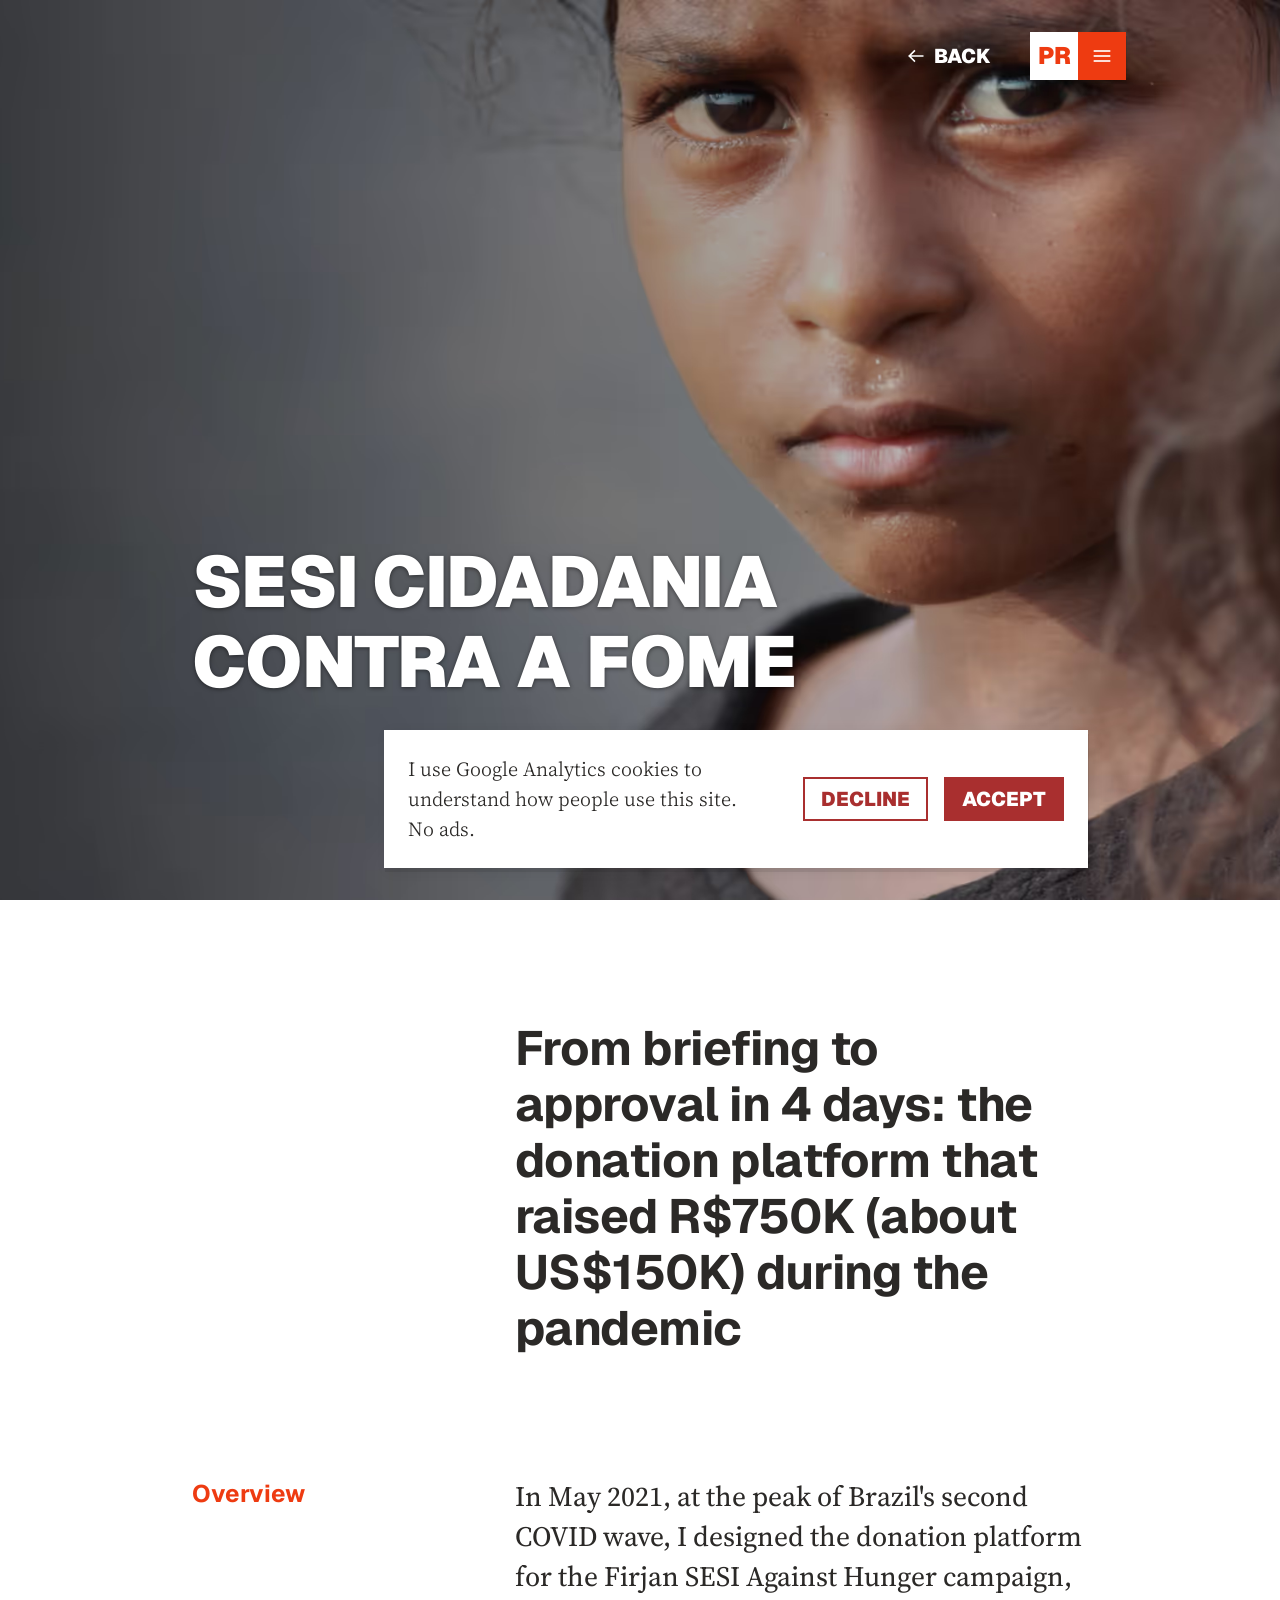
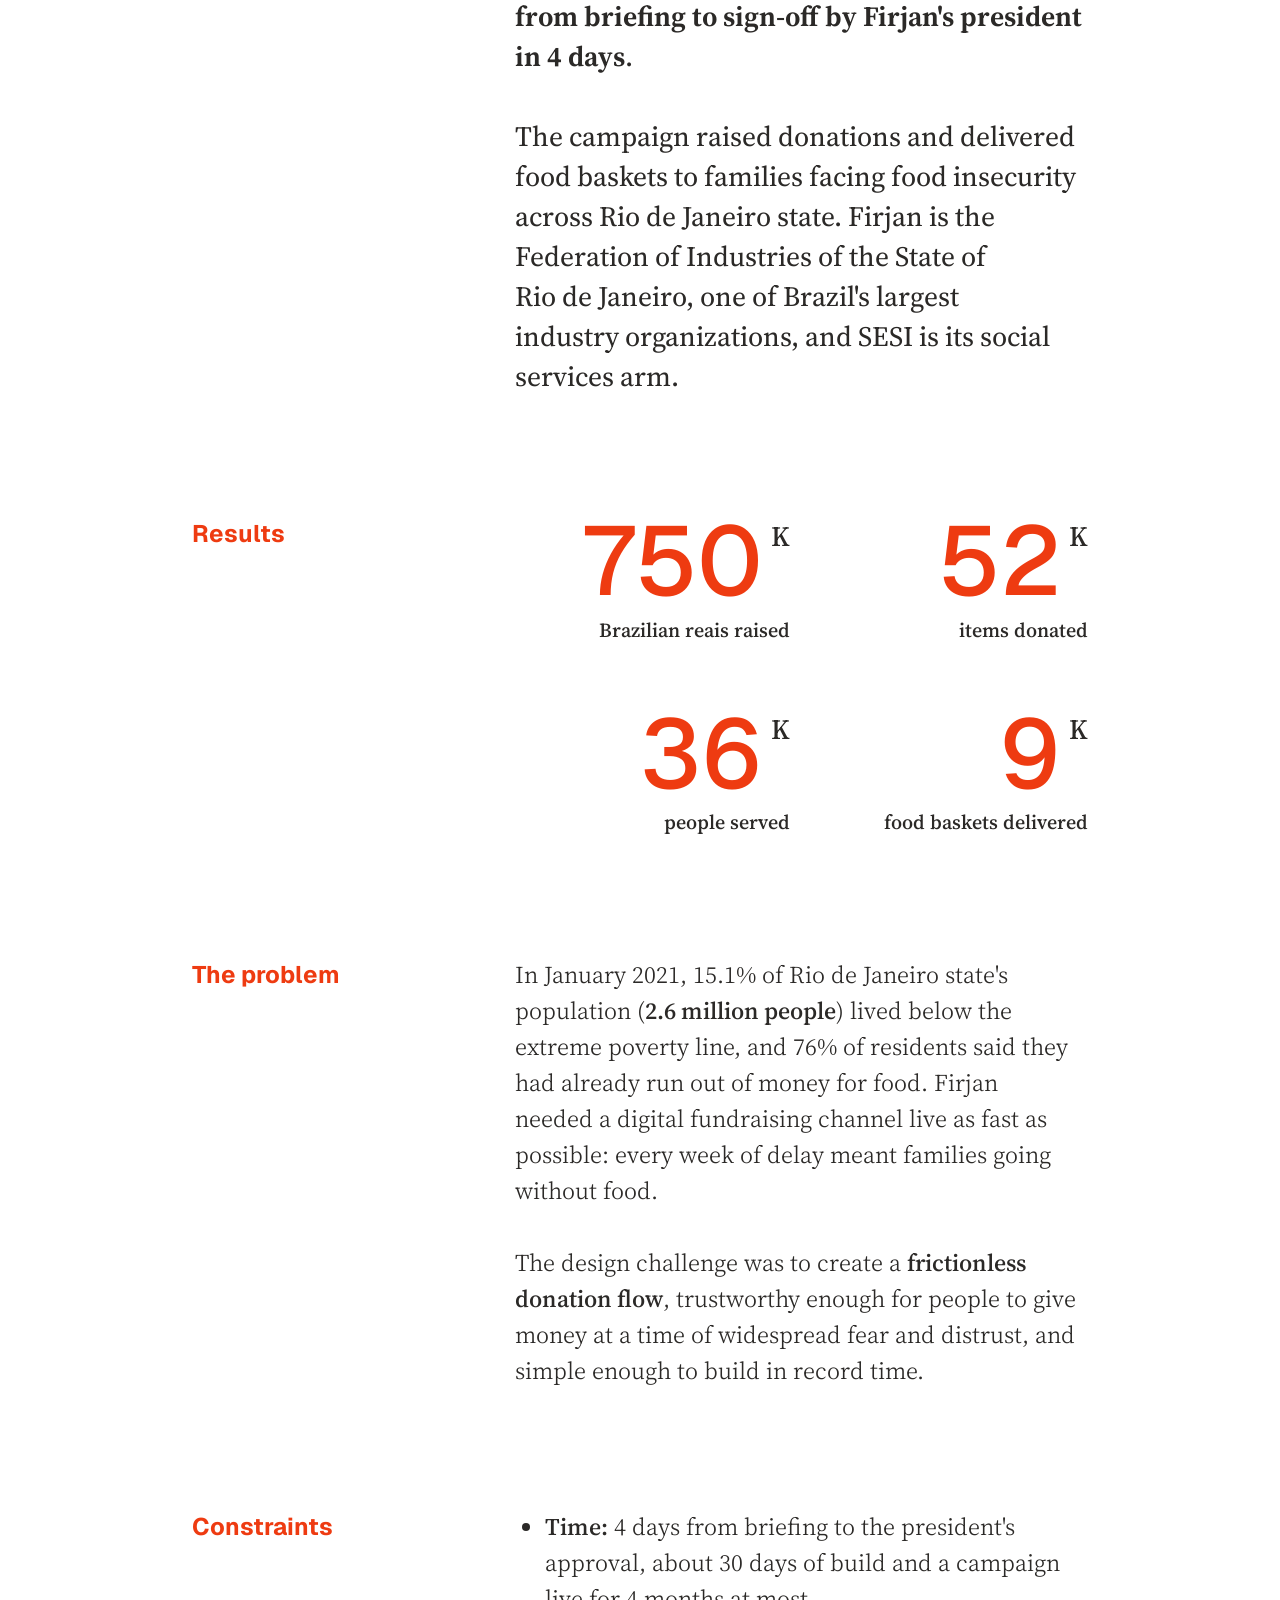
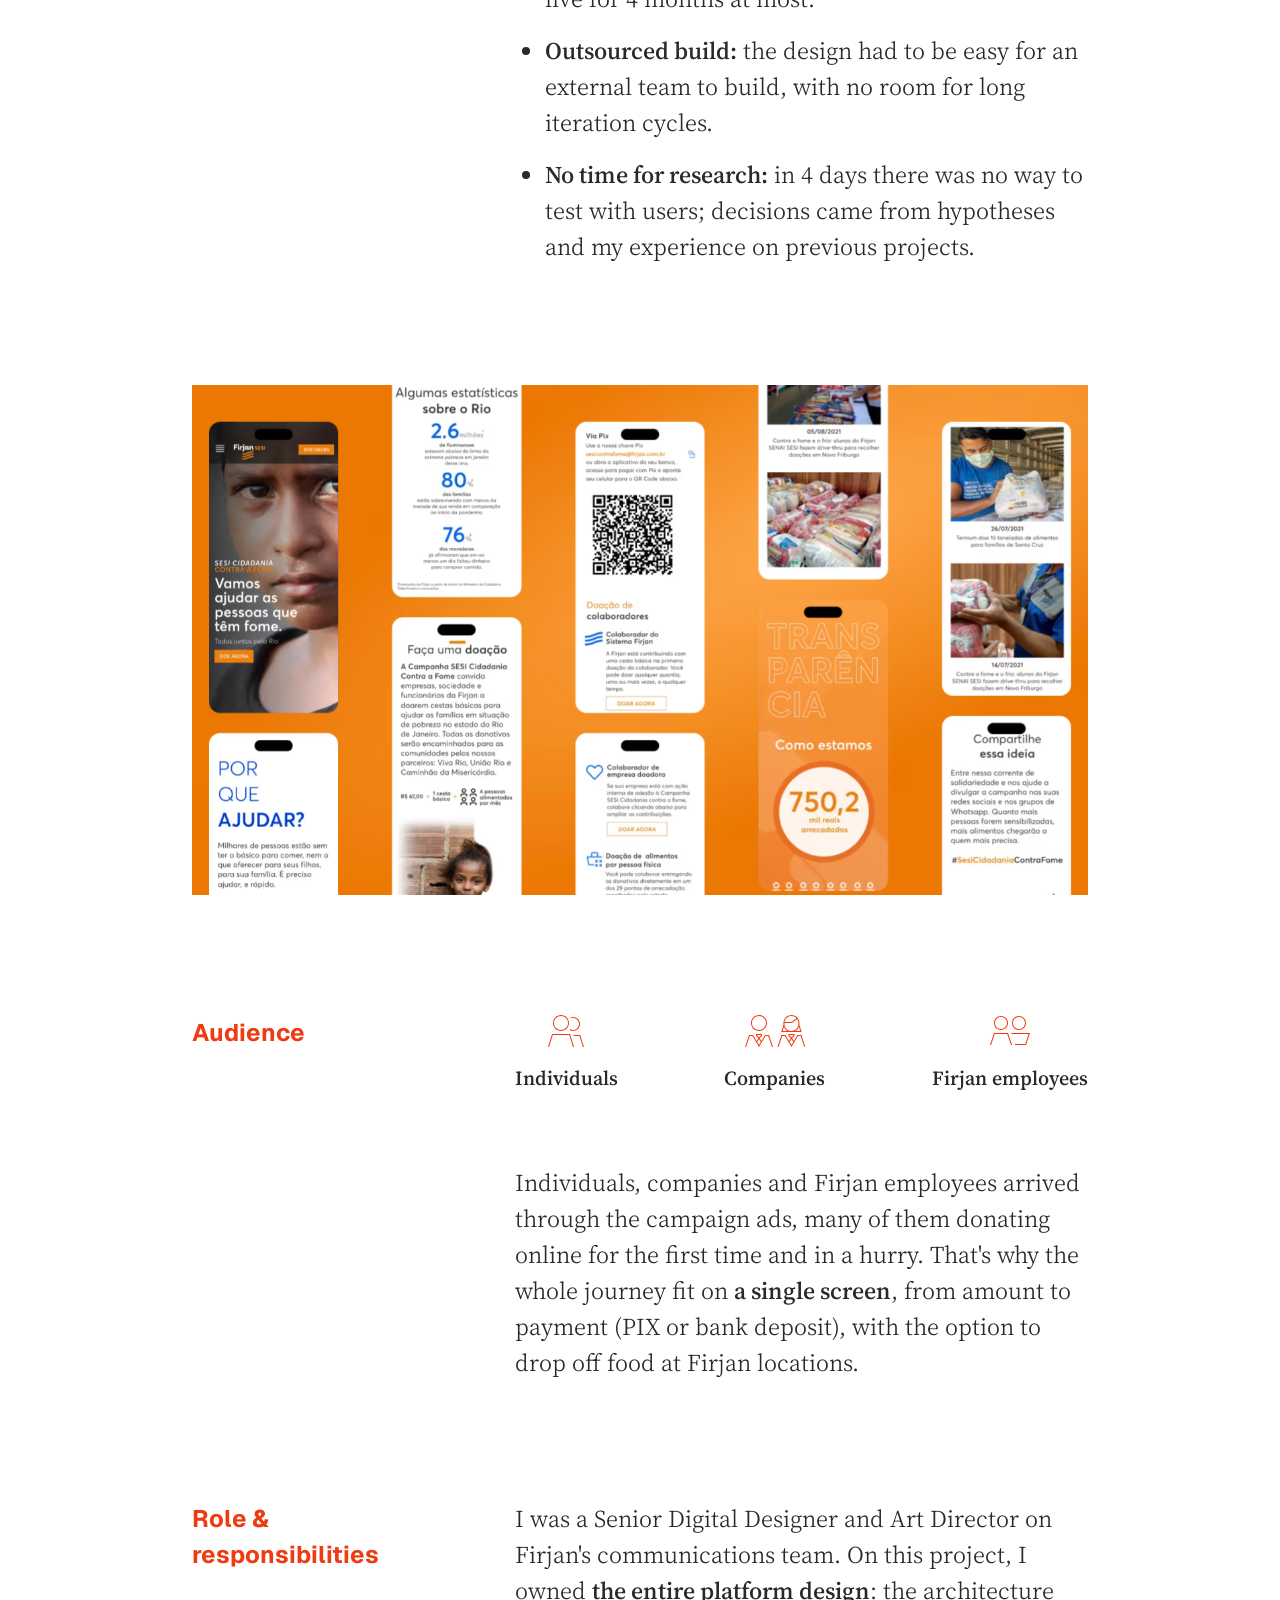
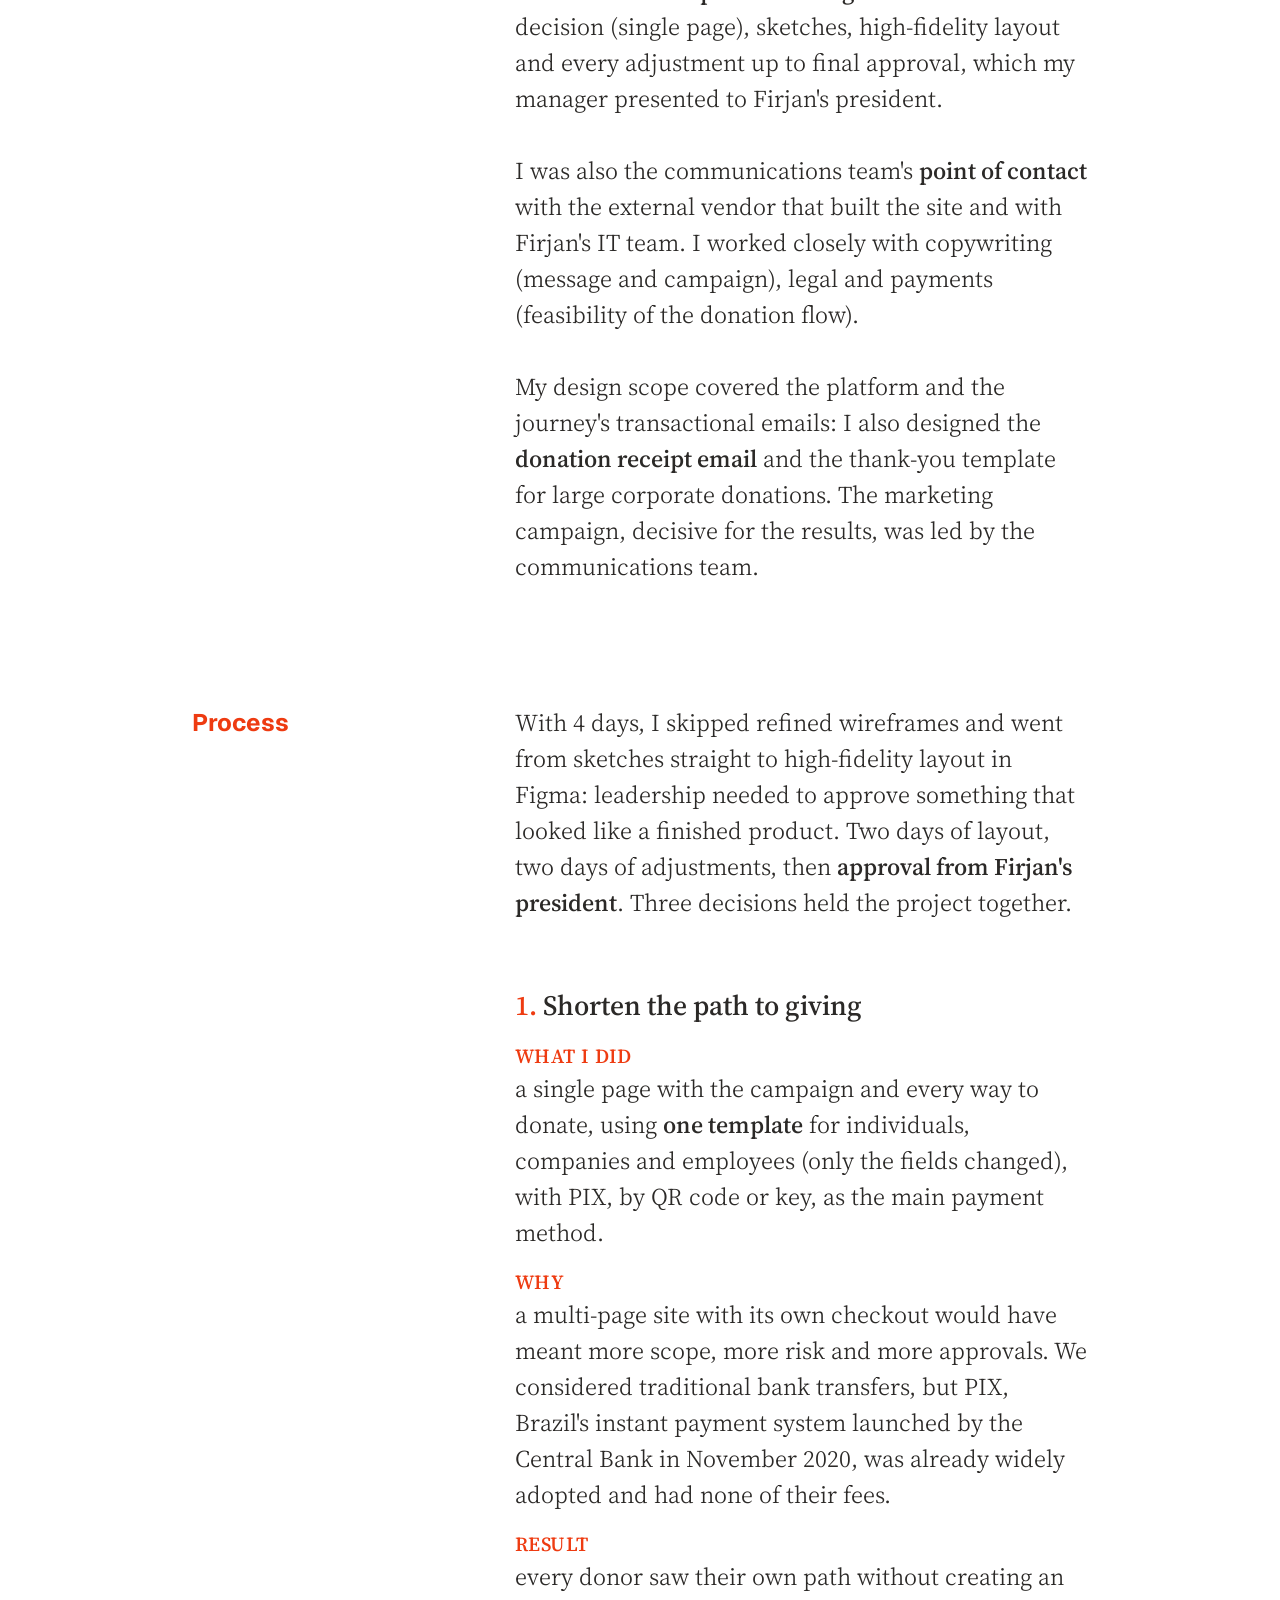
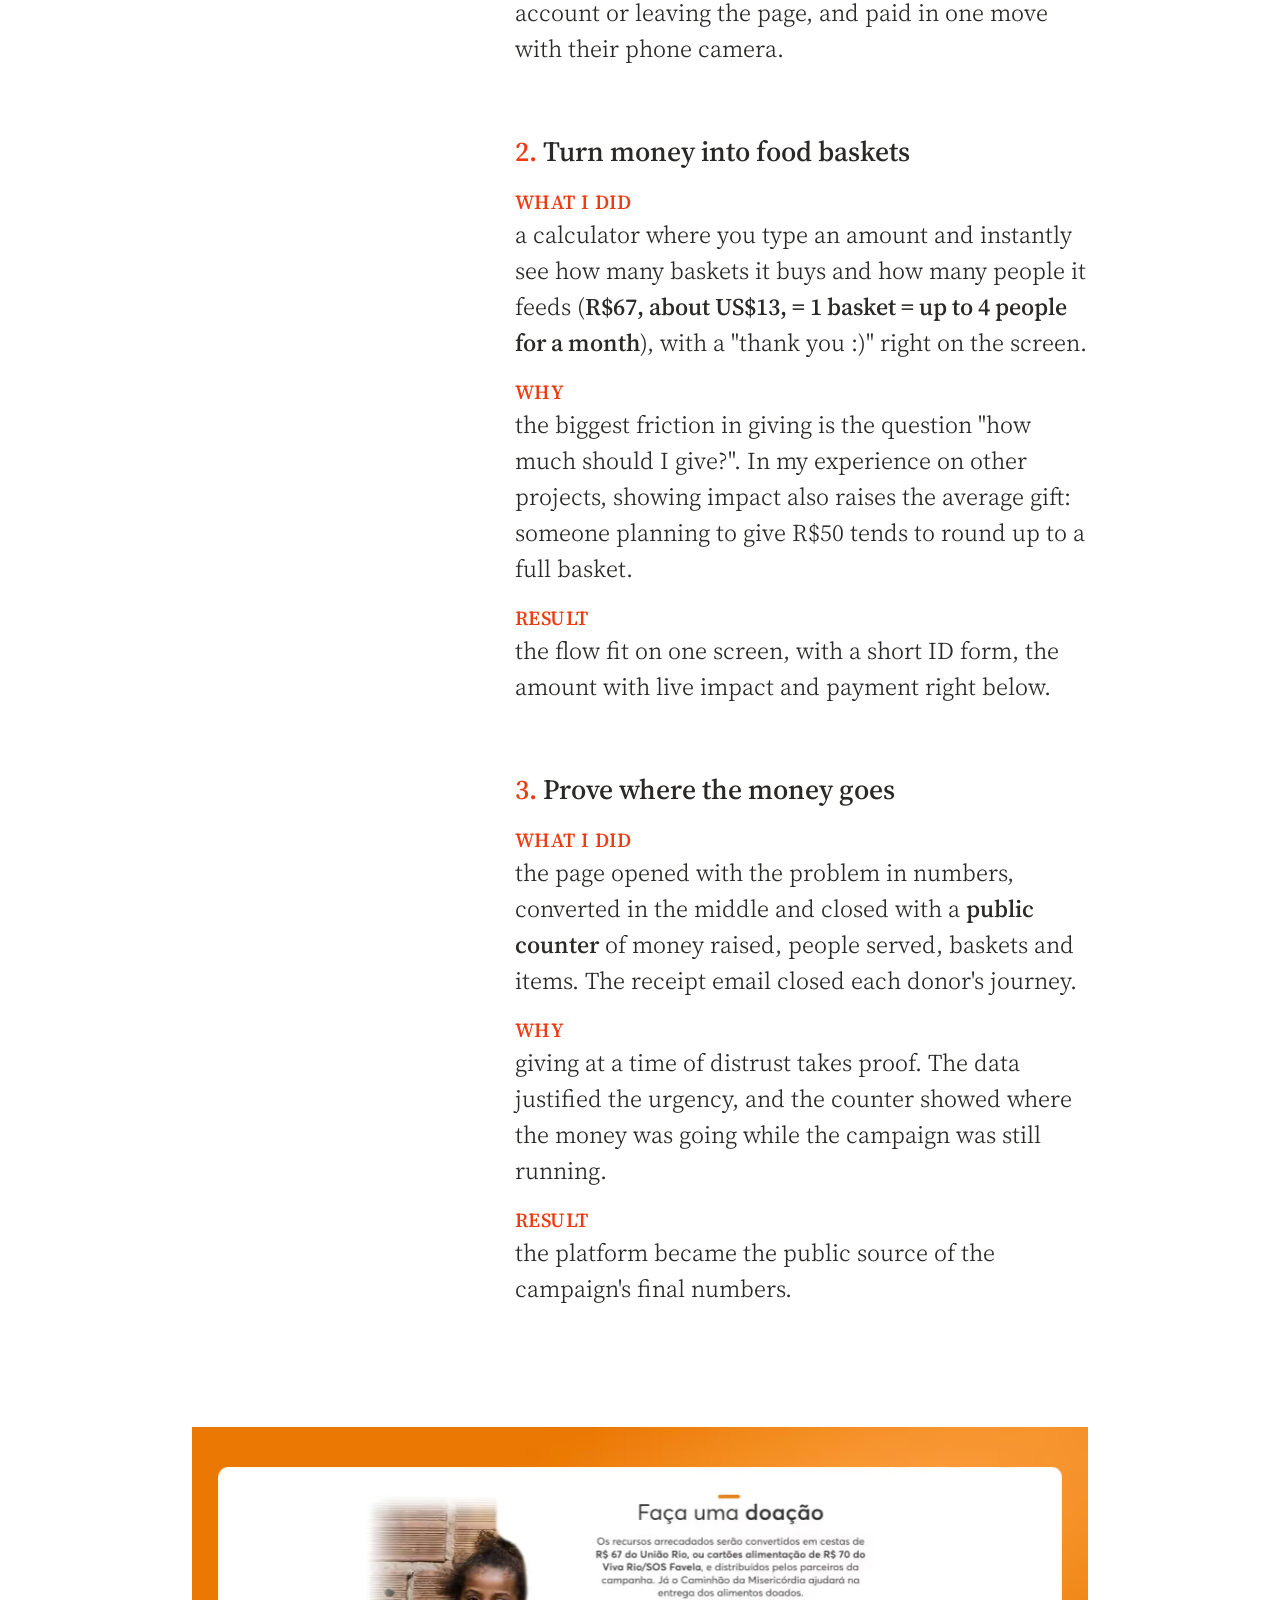
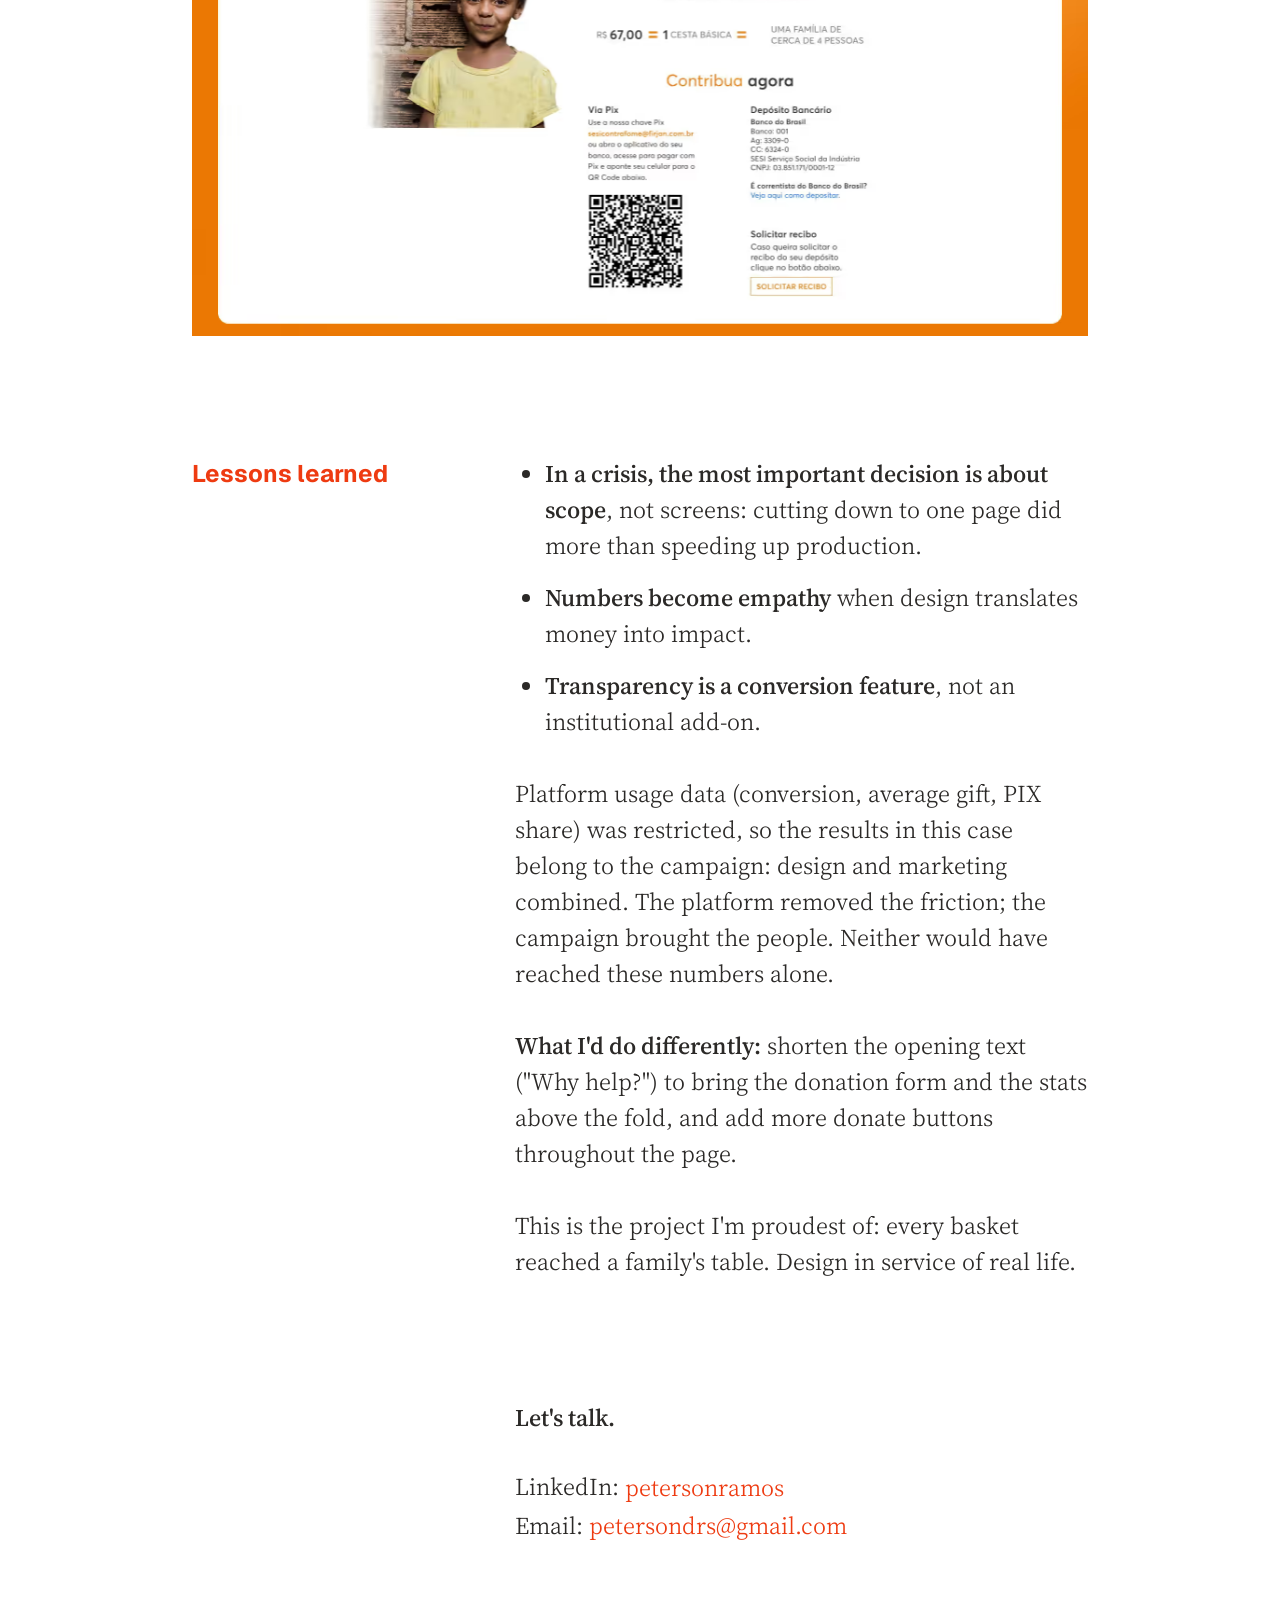
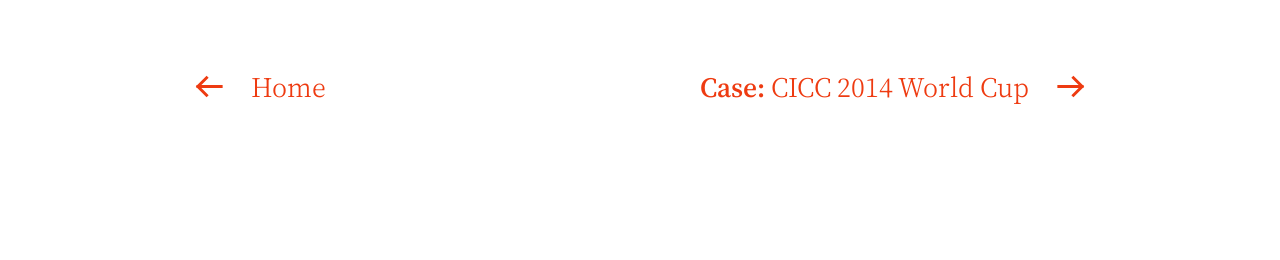
<file: en/cases/sesi-cidadania/index.html>
<!DOCTYPE html><html lang="en-US" data-astro-cid-sckkx6r4> <head><meta charset="UTF-8"><!-- Idioma de entrada: escolha salva no menu ou, sem ela, o idioma do
		     aparelho (PT, EN ou ES; outro qualquer → EN). Roda antes de pintar,
		     para não piscar o idioma errado. Robôs de busca ficam na URL pedida.
		     Fora da 404 (noindex): lá a URL não existe e o redirecionamento
		     entraria em laço. --><script>(function(){const langConfig = "{\"current\":\"en\",\"key\":\"pr-lang\",\"fallback\":\"en\"}";

			(function () {
				var c = JSON.parse(langConfig);
				var supported = ['pt', 'en', 'es'];
				var want = null;
				try {
					want = localStorage.getItem(c.key);
				} catch (e) {}
				if (supported.indexOf(want) < 0) {
					// Só na entrada: vindo de outra página do site, respeita a URL
					// (vale também para quem trocou de idioma sem storage).
					if (document.referrer.indexOf(location.origin + '/') === 0) return;
					if (/bot|crawl|spider|slurp|lighthouse|headless/i.test(navigator.userAgent)) return;
					var device = ((navigator.languages && navigator.languages[0]) || navigator.language || '')
						.slice(0, 2)
						.toLowerCase();
					want = supported.indexOf(device) >= 0 ? device : c.fallback;
				}
				if (want === c.current) return;
				var path = location.pathname.replace(/^\/(en|es)(?=\/|$)/, '') || '/';
				var target = want === 'pt' ? path : '/' + want + path;
				location.replace(target + location.search + location.hash);
			})();
		})();</script><meta name="viewport" content="width=device-width, initial-scale=1"><script>(function(){const gtmId = "GTM-MZGNXW39";
const consentKey = "pr-consent";

			window.dataLayer = window.dataLayer || [];
			function gtag() {
				dataLayer.push(arguments);
			}
			window.gtag = gtag;
			var granted = false;
			try {
				granted = localStorage.getItem(consentKey) === 'granted';
			} catch (e) {}
			gtag('consent', 'default', {
				ad_storage: 'denied',
				ad_user_data: 'denied',
				ad_personalization: 'denied',
				analytics_storage: granted ? 'granted' : 'denied',
				wait_for_update: 500,
			});
			// Snippet oficial do GTM.
			(function (w, d, s, l, i) {
				w[l] = w[l] || [];
				w[l].push({ 'gtm.start': new Date().getTime(), event: 'gtm.js' });
				var f = d.getElementsByTagName(s)[0],
					j = d.createElement(s),
					dl = l != 'dataLayer' ? '&l=' + l : '';
				j.async = true;
				j.src = 'https://www.googletagmanager.com/gtm.js?id=' + i + dl;
				f.parentNode.insertBefore(j, f);
			})(window, document, 'script', 'dataLayer', gtmId);
		})();</script><link rel="icon" href="/favicon.ico" sizes="32x32"><link rel="icon" type="image/svg+xml" href="/favicon.svg"><link rel="apple-touch-icon" href="/apple-touch-icon.png"><meta name="generator" content="Astro v6.4.8"><title>Firjan SESI Against Hunger | Peterson Ramos</title><meta name="description" content="UX case study: the donation platform for the Firjan SESI Against Hunger campaign, from briefing to approval in 4 days. R$750K (~US$150K) raised."><link rel="canonical" href="https://petersonramos.com.br/en/cases/sesi-cidadania/"><link rel="alternate" hreflang="pt-BR" href="https://petersonramos.com.br/cases/sesi-cidadania/"><link rel="alternate" hreflang="en-US" href="https://petersonramos.com.br/en/cases/sesi-cidadania/"><link rel="alternate" hreflang="es-419" href="https://petersonramos.com.br/es/cases/sesi-cidadania/"><link rel="alternate" hreflang="x-default" href="https://petersonramos.com.br/en/cases/sesi-cidadania/"><meta property="og:type" content="article"><meta property="og:site_name" content="Peterson Ramos"><meta property="og:locale" content="en_US"><meta property="og:title" content="Firjan SESI Against Hunger | Peterson Ramos"><meta property="og:description" content="UX case study: the donation platform for the Firjan SESI Against Hunger campaign, from briefing to approval in 4 days. R$750K (~US$150K) raised."><meta property="og:url" content="https://petersonramos.com.br/en/cases/sesi-cidadania/"><meta property="og:image" content="https://petersonramos.com.br/_astro/case_sesi_header_desktop_1x.BHXr10g0_2mP5pk.jpg"><meta property="og:image:width" content="1200"><meta property="og:image:height" content="663"><meta name="twitter:card" content="summary_large_image"><script type="application/ld+json">{"@context":"https://schema.org","@type":"CreativeWork","name":"Firjan SESI Against Hunger","description":"UX case study: the donation platform for the Firjan SESI Against Hunger campaign, from briefing to approval in 4 days. R$750K (~US$150K) raised.","inLanguage":"en-US","author":{"@type":"Person","name":"Peterson Ramos","jobTitle":"Senior UX/UI Designer","sameAs":["https://www.linkedin.com/in/petersonramos"]}}</script><link rel="preconnect" href="https://fonts.googleapis.com"><link rel="preconnect" href="https://fonts.gstatic.com" crossorigin><link href="https://fonts.googleapis.com/css2?family=Geist:wght@500..900&family=Source+Serif+4:opsz,wght@8..60,350..700&display=swap" rel="stylesheet"><style>html.lenis,html.lenis body{height:auto}.lenis:not(.lenis-autoToggle).lenis-stopped{overflow:clip}.lenis [data-lenis-prevent],.lenis [data-lenis-prevent-wheel],.lenis [data-lenis-prevent-touch],.lenis [data-lenis-prevent-vertical],.lenis [data-lenis-prevent-horizontal]{overscroll-behavior:contain}.lenis.lenis-smooth iframe{pointer-events:none}.lenis.lenis-autoToggle{transition-property:overflow;transition-duration:1ms;transition-behavior:allow-discrete}
</style><link rel="stylesheet" href="/_astro/Layout.DHzbArR2.css"><link rel="stylesheet" href="/_astro/_slug_.D8Np0i6a.css"><link rel="stylesheet" href="/_astro/NavMenu.BUhfsTg2.css"></head> <body data-astro-cid-sckkx6r4> <noscript> <iframe src="https://www.googletagmanager.com/ns.html?id=GTM-MZGNXW39" height="0" width="0" style="display:none;visibility:hidden" title="Google Tag Manager" data-astro-cid-sckkx6r4></iframe> </noscript> <a href="#conteudo" class="skip-link" data-astro-cid-sckkx6r4>Skip to content</a>  <div class="reading-progress" aria-hidden="true" data-astro-cid-wj3rqict></div>  <script type="module">if(!CSS.supports("animation-timeline: scroll()")){const t=document.querySelector(".reading-progress");if(t){let e=!1;const n=()=>{const s=document.documentElement.scrollHeight-window.innerHeight;t.style.setProperty("--progress",String(s>0?Math.min(window.scrollY/s,1):0)),e=!1},r=()=>{e||(e=!0,requestAnimationFrame(n))};addEventListener("scroll",r,{passive:!0}),addEventListener("resize",r),n()}}</script> <script type="module" src="/_astro/SmoothScroll.astro_astro_type_script_index_0_lang.VuBtUxyv.js"></script> <nav class="case-nav" aria-label="Case sections" data-case-nav data-astro-cid-j6ofnyje> <ul class="case-nav__list" data-astro-cid-j6ofnyje> <li data-astro-cid-j6ofnyje> <a href="#overview" class="case-nav__item" data-case-nav-item="overview" data-astro-cid-j6ofnyje> <span class="case-nav__dash" style="--w: 0.357" aria-hidden="true" data-astro-cid-j6ofnyje></span> <span class="case-nav__label" data-astro-cid-j6ofnyje> <span class="case-nav__text" data-astro-cid-j6ofnyje>Overview</span> </span> </a> </li><li data-astro-cid-j6ofnyje> <a href="#resultados" class="case-nav__item" data-case-nav-item="resultados" data-astro-cid-j6ofnyje> <span class="case-nav__dash" style="--w: 0.000" aria-hidden="true" data-astro-cid-j6ofnyje></span> <span class="case-nav__label" data-astro-cid-j6ofnyje> <span class="case-nav__text" data-astro-cid-j6ofnyje>Results</span> </span> </a> </li><li data-astro-cid-j6ofnyje> <a href="#o-problema" class="case-nav__item" data-case-nav-item="o-problema" data-astro-cid-j6ofnyje> <span class="case-nav__dash" style="--w: 0.382" aria-hidden="true" data-astro-cid-j6ofnyje></span> <span class="case-nav__label" data-astro-cid-j6ofnyje> <span class="case-nav__text" data-astro-cid-j6ofnyje>The problem</span> </span> </a> </li><li data-astro-cid-j6ofnyje> <a href="#restricoes" class="case-nav__item" data-case-nav-item="restricoes" data-astro-cid-j6ofnyje> <span class="case-nav__dash" style="--w: 0.291" aria-hidden="true" data-astro-cid-j6ofnyje></span> <span class="case-nav__label" data-astro-cid-j6ofnyje> <span class="case-nav__text" data-astro-cid-j6ofnyje>Constraints</span> </span> </a> </li><li data-astro-cid-j6ofnyje> <a href="#publico-alvo" class="case-nav__item" data-case-nav-item="publico-alvo" data-astro-cid-j6ofnyje> <span class="case-nav__dash" style="--w: 0.258" aria-hidden="true" data-astro-cid-j6ofnyje></span> <span class="case-nav__label" data-astro-cid-j6ofnyje> <span class="case-nav__text" data-astro-cid-j6ofnyje>Audience</span> </span> </a> </li><li data-astro-cid-j6ofnyje> <a href="#funcao-e-responsabilidades" class="case-nav__item" data-case-nav-item="funcao-e-responsabilidades" data-astro-cid-j6ofnyje> <span class="case-nav__dash" style="--w: 0.545" aria-hidden="true" data-astro-cid-j6ofnyje></span> <span class="case-nav__label" data-astro-cid-j6ofnyje> <span class="case-nav__text" data-astro-cid-j6ofnyje>Role &amp; responsibilities</span> </span> </a> </li><li data-astro-cid-j6ofnyje> <a href="#processo" class="case-nav__item" data-case-nav-item="processo" data-astro-cid-j6ofnyje> <span class="case-nav__dash" style="--w: 1.000" aria-hidden="true" data-astro-cid-j6ofnyje></span> <span class="case-nav__label" data-astro-cid-j6ofnyje> <span class="case-nav__text" data-astro-cid-j6ofnyje>Process</span> </span> </a> </li><li data-astro-cid-j6ofnyje> <a href="#aprendizados" class="case-nav__item" data-case-nav-item="aprendizados" data-astro-cid-j6ofnyje> <span class="case-nav__dash" style="--w: 0.550" aria-hidden="true" data-astro-cid-j6ofnyje></span> <span class="case-nav__label" data-astro-cid-j6ofnyje> <span class="case-nav__text" data-astro-cid-j6ofnyje>Lessons learned</span> </span> </a> </li> </ul> </nav> <script type="module">const c=document.querySelector("[data-case-nav]");if(c){const t=[...c.querySelectorAll("[data-case-nav-item]")],u=t.map(i=>document.getElementById(i.dataset.caseNavItem??"")),o=document.querySelector("[data-case-hero]");let a=-1,r=!1;const n=()=>{r=!1,c.toggleAttribute("data-visible",!o||o.getBoundingClientRect().bottom<=0);const i=innerHeight*.4;let e=0;u.forEach((s,l)=>{s&&s.getBoundingClientRect().top<=i&&(e=l)}),e!==a&&(t[a]?.removeAttribute("aria-current"),t[e]?.setAttribute("aria-current","true"),a=e)};addEventListener("scroll",()=>{r||(r=!0,requestAnimationFrame(n))},{passive:!0}),addEventListener("resize",n),n()}</script><main id="conteudo" class="pb-page-bottom"> <!-- Voltar leva à home até existir a lista de projetos --> <header class="relative" data-case-hero>  <figure class="m-0 w-full relative" data-nav-tone="dark" data-snap="start" data-astro-cid-mzzv3rig><picture class="case-tint-box" style="--tint:#675a56;--tint-sm:#534641" data-astro-cid-mzzv3rig><source media="(max-width: 47.999rem)" type="image/avif" srcset="/_astro/case_sesi_header_mobile_1x.CjwTzS9i_Z13c4Gh.avif 192w, /_astro/case_sesi_header_mobile_1x.CjwTzS9i_ttf3W.avif 384w, /_astro/case_sesi_header_mobile_1x.CjwTzS9i_1fkGWy.avif 576w, /_astro/case_sesi_header_mobile_1x.CjwTzS9i_1ul2kO.avif 768w" sizes="max(100vw, min(114vh, 122vw))" width="768" height="675" data-astro-cid-mzzv3rig><source media="(max-width: 47.999rem)" type="image/webp" srcset="/_astro/case_sesi_header_mobile_1x.CjwTzS9i_Z96SKm.webp 192w, /_astro/case_sesi_header_mobile_1x.CjwTzS9i_1nypYR.webp 384w, /_astro/case_sesi_header_mobile_1x.CjwTzS9i_29pRSt.webp 576w, /_astro/case_sesi_header_mobile_1x.CjwTzS9i_2oqdgJ.webp 768w" sizes="max(100vw, min(114vh, 122vw))" width="768" height="675" data-astro-cid-mzzv3rig><source type="image/avif" srcset="/_astro/case_sesi_header_desktop_1x.BHXr10g0_2dGY2Q.avif 639w, /_astro/case_sesi_header_desktop_1x.BHXr10g0_Z20bU02.avif 1278w, /_astro/case_sesi_header_desktop_1x.BHXr10g0_Z29CKXU.avif 1916w, /_astro/case_sesi_header_desktop_1x.BHXr10g0_Z1EF67.avif 2555w" sizes="max(100vw, min(181vh, 167vw))" data-astro-cid-mzzv3rig><source type="image/webp" srcset="/_astro/case_sesi_header_desktop_1x.BHXr10g0_Z1wgrG5.webp 639w, /_astro/case_sesi_header_desktop_1x.BHXr10g0_Z1oOb0v.webp 1278w, /_astro/case_sesi_header_desktop_1x.BHXr10g0_14jEjx.webp 1916w, /_astro/case_sesi_header_desktop_1x.BHXr10g0_Z1RTnBA.webp 2555w" sizes="max(100vw, min(181vh, 167vw))" data-astro-cid-mzzv3rig><img src="/_astro/case_sesi_header_desktop_1x.BHXr10g0_1fFpYu.jpg" alt="Photo of two children looking at the camera" width="2555" height="1412" loading="eager" fetchpriority="high" decoding="sync" class="block h-auto w-full case-hero-img case-tint" onload="this.classList.add('is-loaded')" data-astro-cid-mzzv3rig></picture><h1 class="case-hero-title absolute inset-x-0 m-0 px-page-x font-display font-black uppercase text-ink-inverted" data-astro-cid-mzzv3rig><span class="block" data-astro-cid-mzzv3rig>Sesi Cidadania</span><span class="block" data-astro-cid-mzzv3rig>Contra a Fome</span></h1></figure> <div class="absolute inset-x-0 top-0 flex justify-end px-page-x pt-page-top"> <nav class="nav-fixed group flex items-center gap-md" aria-label="Main menu" data-nav data-label-open="Open menu" data-label-close="Close menu" data-label-copied="Copied" data-label-email-copied="Email copied" data-lang-key="pr-lang" data-astro-cid-hviy6i6g> <a href="/en/" data-nav-back class="link-marker link-marker--rtl nav-back font-display font-black uppercase text-nav-label focus-visible:outline-2 focus-visible:-outline-offset-2 focus-visible:outline-brand-dark" data-astro-cid-hviy6i6g> <span class="nav-back__label" data-astro-cid-hviy6i6g> <svg width="24" height="24" viewBox="0 0 24 24" fill="none" class="size-nav-item-icon shrink-0" aria-hidden="true" data-astro-cid-hviy6i6g="true">
<g>
<path d="M20 12H4M10 18L4 12L10 6" stroke-width="2" stroke-linecap="square" stroke="currentColor" />
</g>
</svg> <span class="max-md:sr-only" data-astro-cid-hviy6i6g>Back</span> </span> <span class="link-marker-fill" aria-hidden="true" data-astro-cid-hviy6i6g> <span class="link-marker-fill-text nav-back__label nav-back__clone" data-astro-cid-hviy6i6g> <svg width="24" height="24" viewBox="0 0 24 24" fill="none" class="size-nav-item-icon shrink-0" aria-hidden="true" data-astro-cid-hviy6i6g="true">
<g>
<path d="M20 12H4M10 18L4 12L10 6" stroke-width="2" stroke-linecap="square" stroke="currentColor" />
</g>
</svg> <span class="max-md:hidden" data-astro-cid-hviy6i6g>Back</span> </span> </span> </a> <!-- Barra + painéis do menu (o Voltar fica de fora). --> <div class="relative shrink-0" data-nav-menu data-astro-cid-hviy6i6g> <div class="flex shadow-nav" data-astro-cid-hviy6i6g> <a href="/en/" class="flex size-nav items-center justify-center font-display font-black uppercase text-nav text-accent bg-gray-0 hover:bg-brand-light focus-visible:outline-2 focus-visible:-outline-offset-2 focus-visible:outline-brand-dark" aria-label="Peterson Ramos, home" data-astro-cid-hviy6i6g>
PR
</a> <div id="nav-menu-links" class="nav-links" data-astro-cid-hviy6i6g> <ul class="m-0 flex min-w-0 list-none overflow-hidden whitespace-nowrap p-0" data-astro-cid-hviy6i6g> <li data-astro-cid-hviy6i6g> <a href="/en/sobre/" class="flex h-nav items-center px-nav-label-padding font-display font-black uppercase text-nav-label text-ink-inverted transition-colors bg-accent hover:bg-brand-dark focus-visible:outline-2 focus-visible:-outline-offset-2 focus-visible:outline-brand-dark" data-astro-cid-hviy6i6g> <span class="nav-label" data-astro-cid-hviy6i6g>About</span> </a> </li> <li data-astro-cid-hviy6i6g> <button type="button" class="flex h-nav cursor-pointer items-center border-0 px-nav-label-padding font-display font-black uppercase text-nav-label text-ink-inverted transition-colors bg-accent hover:bg-brand-dark focus-visible:outline-2 focus-visible:-outline-offset-2 focus-visible:outline-brand-dark aria-expanded:bg-brand-dark" aria-expanded="false" aria-controls="nav-contact" data-contact-toggle data-astro-cid-hviy6i6g> <span class="nav-label" data-astro-cid-hviy6i6g>Contact</span> </button> </li> <li data-astro-cid-hviy6i6g> <button type="button" class="flex size-nav cursor-pointer items-center justify-center border-0 p-0 font-display font-black uppercase text-nav-label text-ink-inverted transition-colors bg-accent hover:bg-brand-dark focus-visible:outline-2 focus-visible:-outline-offset-2 focus-visible:outline-brand-dark aria-expanded:bg-brand-dark" aria-expanded="false" aria-controls="nav-lang" aria-label="Language: English" data-lang-toggle data-astro-cid-hviy6i6g> <span class="nav-label" data-astro-cid-hviy6i6g>en</span> </button> </li> </ul> </div> <button type="button" class="flex size-nav cursor-pointer items-center justify-center border-0 p-0 text-ink-inverted transition-colors duration-300 bg-accent hover:bg-brand-dark focus-visible:outline-2 focus-visible:-outline-offset-2 focus-visible:outline-brand-dark group-data-open:bg-gray-0 group-data-open:text-accent group-data-open:hover:bg-brand-light" aria-expanded="false" aria-controls="nav-menu-links" aria-label="Open menu" data-nav-toggle data-astro-cid-hviy6i6g> <!-- Hambúrguer que vira X (Figma: icon/bars → icon/close, traço 2) --> <svg class="block size-nav-icon" viewBox="0 0 24 24" fill="none" stroke="currentColor" stroke-width="2" stroke-linecap="square" aria-hidden="true" data-astro-cid-hviy6i6g> <path class="nav-bar nav-bar-top" d="M3 6H21" data-astro-cid-hviy6i6g></path> <path class="nav-bar nav-bar-mid" d="M3 12H21" data-astro-cid-hviy6i6g></path> <path class="nav-bar nav-bar-bot" d="M3 18H21" data-astro-cid-hviy6i6g></path> </svg> </button> </div> <!-- Outros idiomas: quadrados empilhados logo abaixo do item de idioma,
		     que é o último antes do ✕. --> <div id="nav-lang" class="nav-lang absolute top-full right-nav z-20 pt-1" data-astro-cid-hviy6i6g> <ul class="m-0 flex list-none flex-col p-0 shadow-nav" data-astro-cid-hviy6i6g> <li data-astro-cid-hviy6i6g> <a href="/es/cases/sesi-cidadania/" hreflang="es" lang="es" aria-label="Español" data-lang-choice="es" class="flex size-nav items-center justify-center font-display font-black uppercase text-nav-label text-ink-inverted transition-colors bg-accent hover:bg-brand-dark focus-visible:outline-2 focus-visible:-outline-offset-2 focus-visible:outline-brand-dark" data-astro-cid-hviy6i6g> es </a> </li><li data-astro-cid-hviy6i6g> <a href="/cases/sesi-cidadania/" hreflang="pt" lang="pt" aria-label="Português" data-lang-choice="pt" class="flex size-nav items-center justify-center font-display font-black uppercase text-nav-label text-ink-inverted transition-colors bg-accent hover:bg-brand-dark focus-visible:outline-2 focus-visible:-outline-offset-2 focus-visible:outline-brand-dark" data-astro-cid-hviy6i6g> pt </a> </li> </ul> </div> <!-- Painel de contato, alinhado à direita do item Contato (recua o idioma e
		     o ✕, ver .nav-contact). O pt-1 transparente afasta o painel da barra. --> <div id="nav-contact" class="nav-contact absolute top-full z-20 pt-1" data-astro-cid-hviy6i6g> <div class="flex w-nav-panel flex-col bg-accent p-nav-panel-padding shadow-nav" data-astro-cid-hviy6i6g> <div class="flex h-nav-item items-center gap-sm" data-astro-cid-hviy6i6g> <a href="mailto:petersondrs@gmail.com" class="nav-contact-row min-w-0 flex-1 focus-visible:outline-2 focus-visible:outline-offset-2 focus-visible:outline-gray-0" data-astro-cid-hviy6i6g> <svg width="24" height="24" viewBox="0 0 24 24" fill="none" class="size-nav-item-icon shrink-0" aria-hidden="true" data-astro-cid-hviy6i6g="true">
<g id="icon/envelope">
<path id="shape" d="M3 6L12 13L21 6M3 5H21V19H3V5Z" stroke-width="2" stroke-linecap="square" stroke="currentColor" />
</g>
</svg> <span class="nav-email" data-email-text data-astro-cid-hviy6i6g>petersondrs@gmail.com</span> </a> <button type="button" class="flex cursor-pointer border-0 bg-transparent p-0 text-ink-inverted hover:opacity-80 focus-visible:outline-2 focus-visible:outline-offset-2 focus-visible:outline-gray-0" aria-label="Copy email" data-copy-email="petersondrs@gmail.com" data-astro-cid-hviy6i6g> <svg width="24" height="24" viewBox="0 0 24 24" fill="none" class="size-nav-item-icon" aria-hidden="true" data-astro-cid-hviy6i6g="true">
<g id="icon/copy">
<path id="shape" d="M16 8V3H3V16H8M8 8H21V21H8V8Z" stroke-width="2" stroke-linecap="square" stroke="currentColor" />
</g>
</svg> </button> </div> <a href="https://www.linkedin.com/in/petersonramos" target="_blank" rel="noopener noreferrer" class="nav-contact-row h-nav-item focus-visible:outline-2 focus-visible:outline-offset-2 focus-visible:outline-gray-0" data-astro-cid-hviy6i6g> <svg width="24" height="24" viewBox="0 0 24 24" fill="none" class="size-nav-item-icon shrink-0" aria-hidden="true" data-astro-cid-hviy6i6g="true">
<g id="icon/external-link">
<path id="shape" d="M20 10V4H14M20 4L11 13M18 14V20H4V6H10" stroke-width="2" stroke-linecap="square" stroke="currentColor" />
</g>
</svg> <span data-astro-cid-hviy6i6g>LinkedIn</span> </a>  <button type="button" class="nav-contact-row h-nav-item cursor-pointer border-0 bg-transparent p-0 text-left focus-visible:outline-2 focus-visible:outline-offset-2 focus-visible:outline-gray-0" data-cookie-reopen data-astro-cid-hviy6i6g> <svg width="24" height="24" viewBox="0 0 24 24" fill="none" class="size-nav-item-icon shrink-0" aria-hidden="true" data-astro-cid-hviy6i6g="true">
<g id="icon/cookie">
<path id="shape" d="M20.5 12.5A8.5 8.5 0 1 1 11.5 3.5A3 3 0 0 0 15 7.5A3 3 0 0 0 20.5 12.5Z" stroke-width="2" stroke-linecap="square" stroke="currentColor" />
<path id="chips" d="M8.5 10.5H8.51M12 14H12.01M8.5 16H8.51" stroke-width="2.5" stroke-linecap="square" stroke="currentColor" />
</g>
</svg> <span data-astro-cid-hviy6i6g>Cookies</span> </button> <span class="sr-only" aria-live="polite" data-copy-status data-astro-cid-hviy6i6g></span> </div> </div> </div> </nav> <script type="module">const m=document.querySelector(".progressive-blur"),h=document.querySelectorAll("[data-nav]");if(h.length){const s=document.querySelectorAll('[data-nav-tone="dark"]'),o=()=>{h.forEach(a=>{const c=a.querySelector(".nav-back");if(!c)return;const i=c.getBoundingClientRect(),n=i.top+i.height/2,u=[...s].some(g=>{const p=g.getBoundingClientRect();return p.top<=n&&p.bottom>=n&&p.left<=i.right&&p.right>=i.left});a.toggleAttribute("data-tone-dark",u)})};addEventListener("resize",o),o();let r=scrollY,d=!1;const f=()=>{d=!1;const a=Math.max(0,scrollY),c=a-r;if(o(),Math.abs(c)<6&&a>80)return;h.forEach(n=>{const u=n.hasAttribute("data-open")||!!n.querySelector(":focus-visible"),g=a>80&&c>0&&!u;n.toggleAttribute("data-nav-hidden",g)});const i=[...h].some(n=>!n.hasAttribute("data-nav-hidden"));m?.classList.toggle("is-hidden",a<=80||!i),r=a};addEventListener("scroll",()=>{d||(d=!0,requestAnimationFrame(f))},{passive:!0}),h.forEach(a=>a.addEventListener("focusin",()=>{a.removeAttribute("data-nav-hidden"),m?.classList.toggle("is-hidden",scrollY<=80)}))}h.forEach(t=>{const l=t.querySelector("[data-nav-toggle]");if(!l)return;const s=t.querySelector("[data-contact-toggle]"),o=e=>{t.toggleAttribute("data-contact-open",e),s?.setAttribute("aria-expanded",String(e))},r=()=>t.hasAttribute("data-contact-open"),d=t.querySelector("[data-lang-toggle]"),f=e=>{t.toggleAttribute("data-lang-open",e),d?.setAttribute("aria-expanded",String(e))},a=()=>t.hasAttribute("data-lang-open"),c=e=>{t.toggleAttribute("data-open",e),l.setAttribute("aria-expanded",String(e)),l.setAttribute("aria-label",(e?t.dataset.labelClose:t.dataset.labelOpen)??""),e||(o(!1),f(!1))},i=()=>t.hasAttribute("data-open");s?.addEventListener("click",()=>{f(!1),o(!r())}),d?.addEventListener("click",()=>{o(!1),f(!a())}),t.querySelectorAll("[data-lang-choice]").forEach(e=>{e.addEventListener("click",()=>{try{localStorage.setItem(t.dataset.langKey??"",e.dataset.langChoice??"")}catch{}})});const n=t.querySelector("[data-copy-email]"),u=t.querySelector("[data-email-text]"),g=t.querySelector("[data-copy-status]");let p;n?.addEventListener("click",async()=>{const e=n.dataset.copyEmail??"";try{await navigator.clipboard.writeText(e)}catch{return}u&&(u.textContent=t.dataset.labelCopied??""),g&&(g.textContent=t.dataset.labelEmailCopied??""),window.clearTimeout(p),p=window.setTimeout(()=>{u&&(u.textContent=e),g&&(g.textContent="")},1500)}),l.addEventListener("click",()=>c(!i())),t.querySelector("[data-cookie-reopen]")?.addEventListener("click",()=>{c(!1),dispatchEvent(new Event("pr:cookies-open"))}),document.addEventListener("click",e=>{i()&&!t.contains(e.target)&&c(!1)}),document.addEventListener("keydown",e=>{e.key==="Escape"&&(a()?(f(!1),d?.focus()):r()?(o(!1),s?.focus()):i()&&(c(!1),l.focus()))})});const b=document.querySelector("[data-nav-back]");b?.addEventListener("click",t=>{const l=r=>r.replace(/\/$/,"")||"/",s=location.pathname.match(/\/cases\/([^/]+)/)?.[1];let o=!1;try{const r=new URL(document.referrer),d=JSON.parse(sessionStorage.getItem("home-return")||"null");o=r.origin===location.origin&&l(r.pathname)===l(b.pathname)&&!!s&&d?.slug===s}catch{}if(o&&history.length>1){t.preventDefault(),history.back();return}try{s&&sessionStorage.setItem("home-return",JSON.stringify({slug:s,pending:!0}))}catch{}});</script> </div> </header> <!-- Abaixo do hero, o mesmo case-gap que separava a imagem do Overview --> <div class="flex flex-col gap-case-gap px-page-x pt-case-gap">  <section class="grid md:grid-cols-3 md:gap-x-grid-gap"> <p class="m-0 font-display font-bold text-h3 text-ink md:col-span-2 md:col-start-2">  From briefing to approval in 4 days: the donation platform that raised R$750K (about US$150K) during the pandemic </p> </section> <section id="overview" class="case-section grid gap-y-lg md:grid-cols-3 md:gap-x-grid-gap md:gap-y-0" data-astro-cid-pnynnjmm><h2 class="m-0 whitespace-nowrap font-display font-bold text-body text-section-title" data-astro-cid-pnynnjmm><span class="block" data-astro-cid-pnynnjmm>Overview</span></h2><div class="md:col-span-2" data-astro-cid-pnynnjmm> <div class="flex flex-col gap-[1lh] text-ink font-lead text-body-lg [&amp;_strong]:font-lead-strong"> <p class="m-0">In May 2021, at the peak of Brazil's second COVID wave, I designed the donation platform for the Firjan SESI Against Hunger campaign, <strong>from briefing to sign-off by Firjan's president in 4 days</strong>.</p><p class="m-0">The campaign raised donations and delivered food baskets to families facing food insecurity across Rio de Janeiro state. Firjan is the Federation of Industries of the State of Rio de Janeiro, one of Brazil's largest industry organizations, and SESI is its social services arm.</p> </div> </div></section><section id="resultados" class="case-section grid gap-y-lg md:grid-cols-3 md:gap-x-grid-gap md:gap-y-0" data-astro-cid-pnynnjmm><h2 class="m-0 whitespace-nowrap font-display font-bold text-body text-section-title" data-astro-cid-pnynnjmm><span class="block" data-astro-cid-pnynnjmm>Results</span></h2><div class="md:col-span-2" data-astro-cid-pnynnjmm>  <div class="@container"> <ul class="m-0 grid list-none grid-cols-[minmax(0,1fr)_auto_minmax(0,1fr)_auto] gap-x-md gap-y-case-gap-inner p-0 @min-[41rem]:gap-x-grid-gap"> <li class="col-span-2 grid grid-cols-subgrid gap-x-2 gap-y-2 @min-[41rem]:gap-x-4"> <span class="self-start justify-self-end whitespace-nowrap font-display font-medium uppercase text-stat text-accent [font-size:min(var(--text-stat),17cqi)]">750</span> <span class="self-start whitespace-pre-line font-body font-strong text-body-lg text-ink">K</span> <p class="col-span-2 m-0 text-right font-strong text-body-sm text-ink">Brazilian reais raised</p> </li><li class="col-span-2 grid grid-cols-subgrid gap-x-2 gap-y-2 @min-[41rem]:gap-x-4"> <span class="self-start justify-self-end whitespace-nowrap font-display font-medium uppercase text-stat text-accent [font-size:min(var(--text-stat),17cqi)]">52</span> <span class="self-start whitespace-pre-line font-body font-strong text-body-lg text-ink">K</span> <p class="col-span-2 m-0 text-right font-strong text-body-sm text-ink">items donated</p> </li><li class="col-span-2 grid grid-cols-subgrid gap-x-2 gap-y-2 @min-[41rem]:gap-x-4"> <span class="self-start justify-self-end whitespace-nowrap font-display font-medium uppercase text-stat text-accent [font-size:min(var(--text-stat),17cqi)]">36</span> <span class="self-start whitespace-pre-line font-body font-strong text-body-lg text-ink">K</span> <p class="col-span-2 m-0 text-right font-strong text-body-sm text-ink">people served</p> </li><li class="col-span-2 grid grid-cols-subgrid gap-x-2 gap-y-2 @min-[41rem]:gap-x-4"> <span class="self-start justify-self-end whitespace-nowrap font-display font-medium uppercase text-stat text-accent [font-size:min(var(--text-stat),17cqi)]">9</span> <span class="self-start whitespace-pre-line font-body font-strong text-body-lg text-ink">K</span> <p class="col-span-2 m-0 text-right font-strong text-body-sm text-ink">food baskets delivered</p> </li> </ul> </div> </div></section><section id="o-problema" class="case-section grid gap-y-lg md:grid-cols-3 md:gap-x-grid-gap md:gap-y-0" data-astro-cid-pnynnjmm><h2 class="m-0 whitespace-nowrap font-display font-bold text-body text-section-title" data-astro-cid-pnynnjmm><span class="block" data-astro-cid-pnynnjmm>The problem</span></h2><div class="md:col-span-2" data-astro-cid-pnynnjmm> <div class="flex flex-col gap-[1lh] text-ink font-regular text-body [&amp;_strong]:font-strong"> <p class="m-0">In January 2021, 15.1% of Rio de Janeiro state's population (<strong>2.6 million people</strong>) lived below the extreme poverty line, and 76% of residents said they had already run out of money for food. Firjan needed a digital fundraising channel live as fast as possible: every week of delay meant families going without food.</p><p class="m-0">The design challenge was to create a <strong>frictionless donation flow</strong>, trustworthy enough for people to give money at a time of widespread fear and distrust, and simple enough to build in record time.</p> </div> </div></section><section id="restricoes" class="case-section grid gap-y-lg md:grid-cols-3 md:gap-x-grid-gap md:gap-y-0" data-astro-cid-pnynnjmm><h2 class="m-0 whitespace-nowrap font-display font-bold text-body text-section-title" data-astro-cid-pnynnjmm><span class="block" data-astro-cid-pnynnjmm>Constraints</span></h2><div class="md:col-span-2" data-astro-cid-pnynnjmm> <div class="flex flex-col gap-[1lh] text-ink font-regular text-body [&amp;_strong]:font-strong"> <ul class="m-0 flex list-disc flex-col gap-sm pl-[1.25em]"> <li><strong>Time:</strong> 4 days from briefing to the president's approval, about 30 days of build and a campaign live for 4 months at most.</li><li><strong>Outsourced build:</strong> the design had to be easy for an external team to build, with no room for long iteration cycles.</li><li><strong>No time for research:</strong> in 4 days there was no way to test with users; decisions came from hypotheses and my experience on previous projects.</li> </ul> </div> </div></section><figure class="m-0 w-full max-md:-mx-page-x max-md:w-auto" data-nav-tone="dark" data-snap="center" data-astro-cid-mzzv3rig><div class="case-parallax relative overflow-hidden md:hidden" style="aspect-ratio: 592 / 1724" role="img" aria-label="Donation platform screens on a phone: campaign opener, why help, ways to give, transparency with the total raised, and news" data-astro-cid-mzzv3rig><picture data-astro-cid-mzzv3rig><source type="image/avif" srcset="/_astro/case_sesi_highlight_bg_1x.DQfw9G_U_GIlCD.avif 640w, /_astro/case_sesi_highlight_bg_1x.DQfw9G_U_Z1akXnq.avif 1280w, /_astro/case_sesi_highlight_bg_1x.DQfw9G_U_Z1zruJF.avif 1920w" sizes="calc(100vw * 5.12)" data-astro-cid-mzzv3rig><source type="image/webp" srcset="/_astro/case_sesi_highlight_bg_1x.DQfw9G_U_Z1NOWlv.webp 640w, /_astro/case_sesi_highlight_bg_1x.DQfw9G_U_29oG8W.webp 1280w, /_astro/case_sesi_highlight_bg_1x.DQfw9G_U_ZfdMEF.webp 1920w" sizes="calc(100vw * 5.12)" data-astro-cid-mzzv3rig><img src="/_astro/case_sesi_highlight_bg_1x.DQfw9G_U_29oG8W.webp" alt="" loading="lazy" decoding="async" class="absolute inset-0 block size-full object-cover" data-astro-cid-mzzv3rig></picture><picture data-astro-cid-mzzv3rig><source type="image/avif" srcset="/_astro/case_sesi_highlight_frames_mobile_1x.BKk6QLVz_Z81pRL.avif 296w, /_astro/case_sesi_highlight_frames_mobile_1x.BKk6QLVz_Z1qHwKj.avif 592w, /_astro/case_sesi_highlight_frames_mobile_1x.BKk6QLVz_Q4AGe.avif 888w, /_astro/case_sesi_highlight_frames_mobile_1x.BKk6QLVz_3ofCi.avif 1184w" sizes="calc(100vw * 1.0253)" data-astro-cid-mzzv3rig><source type="image/webp" srcset="/_astro/case_sesi_highlight_frames_mobile_1x.BKk6QLVz_Z1vRmJg.webp 296w, /_astro/case_sesi_highlight_frames_mobile_1x.BKk6QLVz_1cFlUQ.webp 592w, /_astro/case_sesi_highlight_frames_mobile_1x.BKk6QLVz_Z1zIDqx.webp 888w, /_astro/case_sesi_highlight_frames_mobile_1x.BKk6QLVz_HlIWq.webp 1184w" sizes="calc(100vw * 1.0253)" data-astro-cid-mzzv3rig><img src="/_astro/case_sesi_highlight_frames_mobile_1x.BKk6QLVz_HlIWq.webp" alt="" width="1184" height="3448" loading="lazy" decoding="async" class="case-parallax__layer absolute block h-auto max-w-none" style="left:-1.3513513513513513%;top:-1.2761020881670533%;width:102.53378378378379%;--drift:1.2%" data-astro-cid-mzzv3rig></picture></div><div class="case-parallax relative overflow-hidden max-md:hidden" style="aspect-ratio: 1920 / 1092" role="img" aria-label="Donation platform screens on a phone: campaign opener, why help, ways to give, transparency with the total raised, and news" data-astro-cid-mzzv3rig><picture data-astro-cid-mzzv3rig><source type="image/avif" srcset="/_astro/case_sesi_highlight_bg_1x.DQfw9G_U_GIlCD.avif 640w, /_astro/case_sesi_highlight_bg_1x.DQfw9G_U_Z1akXnq.avif 1280w, /_astro/case_sesi_highlight_bg_1x.DQfw9G_U_Z1zruJF.avif 1920w" sizes="(min-width: 150rem) calc(100vw - 40rem), (min-width: 112.5rem) calc(100vw - 30rem), (min-width: 75rem) calc(100vw - 24rem), calc(100vw - 6rem)" data-astro-cid-mzzv3rig><source type="image/webp" srcset="/_astro/case_sesi_highlight_bg_1x.DQfw9G_U_Z1NOWlv.webp 640w, /_astro/case_sesi_highlight_bg_1x.DQfw9G_U_29oG8W.webp 1280w, /_astro/case_sesi_highlight_bg_1x.DQfw9G_U_ZfdMEF.webp 1920w" sizes="(min-width: 150rem) calc(100vw - 40rem), (min-width: 112.5rem) calc(100vw - 30rem), (min-width: 75rem) calc(100vw - 24rem), calc(100vw - 6rem)" data-astro-cid-mzzv3rig><img src="/_astro/case_sesi_highlight_bg_1x.DQfw9G_U_29oG8W.webp" alt="" loading="lazy" decoding="async" class="absolute inset-0 block size-full object-cover" data-astro-cid-mzzv3rig></picture><picture data-astro-cid-mzzv3rig><source type="image/avif" srcset="/_astro/case_sesi_highlight_frames_desktop_1x.DDJxqLgO_IzxmP.avif 428w, /_astro/case_sesi_highlight_frames_desktop_1x.DDJxqLgO_Z1xnS5K.avif 855w, /_astro/case_sesi_highlight_frames_desktop_1x.DDJxqLgO_5itiP.avif 1283w, /_astro/case_sesi_highlight_frames_desktop_1x.DDJxqLgO_2sSlUt.avif 1710w" sizes="(min-width: 150rem) calc((100vw - 40rem) * 0.962), (min-width: 112.5rem) calc((100vw - 30rem) * 0.962), (min-width: 75rem) calc((100vw - 24rem) * 0.962), calc((100vw - 6rem) * 0.962)" data-astro-cid-mzzv3rig><source type="image/webp" srcset="/_astro/case_sesi_highlight_frames_desktop_1x.DDJxqLgO_Z1HdGJV.webp 428w, /_astro/case_sesi_highlight_frames_desktop_1x.DDJxqLgO_1600Ap.webp 855w, /_astro/case_sesi_highlight_frames_desktop_1x.DDJxqLgO_JfWCX.webp 1283w, /_astro/case_sesi_highlight_frames_desktop_1x.DDJxqLgO_2qNFRN.webp 1710w" sizes="(min-width: 150rem) calc((100vw - 40rem) * 0.962), (min-width: 112.5rem) calc((100vw - 30rem) * 0.962), (min-width: 75rem) calc((100vw - 24rem) * 0.962), calc((100vw - 6rem) * 0.962)" data-astro-cid-mzzv3rig><img src="/_astro/case_sesi_highlight_frames_desktop_1x.DDJxqLgO_SKdyc.webp" alt="" width="1710" height="1092" loading="lazy" decoding="async" class="case-parallax__layer absolute block h-auto max-w-none" style="left:1.9270833333333335%;top:-4.029304029304029%;width:96.19791666666667%;--drift:3%" data-astro-cid-mzzv3rig></picture></div></figure><section id="publico-alvo" class="case-section grid gap-y-lg md:grid-cols-3 md:gap-x-grid-gap md:gap-y-0" data-astro-cid-pnynnjmm><h2 class="m-0 whitespace-nowrap font-display font-bold text-body text-section-title" data-astro-cid-pnynnjmm><span class="block" data-astro-cid-pnynnjmm>Audience</span></h2><div class="md:col-span-2" data-astro-cid-pnynnjmm>  <div class="flex flex-col gap-grid-gap [&_strong]:font-strong"> <ul class="m-0 flex list-none justify-between gap-md p-0 text-center max-[23.4375rem]:flex-col max-[23.4375rem]:items-start max-[23.4375rem]:gap-y-lg max-[23.4375rem]:text-left"> <li class="flex flex-col items-center gap-sm max-[23.4375rem]:items-start"> <span class="flex gap-2 text-accent" aria-hidden="true"> <svg width="81" height="72" viewBox="0 0 81 72" fill="none" class="h-case-icon w-auto">
<path d="M29.25 33.75C37.9688 33.75 45 26.7188 45 18C45 9.28125 37.9688 2.25 29.25 2.25C20.5312 2.25 13.5 9.28125 13.5 18C13.5 26.7188 20.5312 33.75 29.25 33.75ZM10.6875 45L2.39062 72H0L9 42.75H49.5L58.5 72H56.1094L47.8125 45H10.6875ZM11.25 18C11.25 8.01562 19.2656 0 29.25 0C39.2344 0 47.25 8.01562 47.25 18C47.25 27.9844 39.2344 36 29.25 36C19.2656 36 11.25 27.9844 11.25 18ZM49.6406 32.0625C51.6094 33.1875 53.8594 33.75 56.25 33.75C63.7031 33.75 69.75 27.7031 69.75 20.25C69.75 12.7969 63.7031 6.75 56.25 6.75C54.7031 6.75 53.1562 7.03125 51.75 7.59375C51.3281 6.89062 51.0469 6.1875 50.625 5.48438C52.4531 4.92188 54.2812 4.5 56.25 4.5C64.9688 4.5 72 11.5312 72 20.25C72 28.9688 64.9688 36 56.25 36C53.2969 36 50.625 35.1562 48.2344 33.8906C48.7969 33.3281 49.2188 32.625 49.6406 32.0625ZM78.4688 72L70.875 47.25H57.9375L57.2344 45H72.5625L80.8594 72H78.4688Z" fill="currentColor" />
</svg> </span> <span class="font-strong text-body-sm text-ink">Individuals</span> </li><li class="flex flex-col items-center gap-sm max-[23.4375rem]:items-start"> <span class="flex gap-2 text-accent" aria-hidden="true"> <svg width="136" height="72" viewBox="0 0 136 72" fill="none" class="h-case-icon w-auto">
<path d="M31.5 2.25C22.7812 2.25 15.75 9.28125 15.75 18C15.75 26.7188 22.7812 33.75 31.5 33.75C40.2188 33.75 47.25 26.7188 47.25 18C47.25 9.28125 40.2188 2.25 31.5 2.25ZM13.5 18C13.5 8.01562 21.5156 0 31.5 0C41.4844 0 49.5 8.01562 49.5 18C49.5 27.9844 41.4844 36 31.5 36C21.5156 36 13.5 27.9844 13.5 18ZM25.875 42.75H38.25V47.3906L37.8281 47.6719L32.9062 52.0312L36.9844 58.3594L45 45H54L63 72H60.6094L52.3125 47.25H46.2656L33.4688 68.625L31.5 71.8594L29.5312 68.625L16.7344 47.25H10.6875L2.39062 72H0L9 45H18L26.0156 58.3594L30.0938 52.0312L25.1719 47.6719L24.75 47.3906V42.75H25.875ZM30.2344 65.3906L31.5 67.5C32.2031 66.5156 33.4688 64.125 35.7188 60.6094L31.5 53.8594L27.2812 60.6094L30.2344 65.3906ZM27 46.4062L31.5 50.2031L36 46.4062V45H27V46.4062Z" fill="currentColor" />
<path d="M104.5 2.25C96.625 2.25 90.0156 8.15625 88.8906 15.75H104.078L115.891 7.17188C113.078 4.07812 109 2.25 104.5 2.25ZM105.203 17.8594L104.922 18H88.75V20.25C88.75 28.9688 95.7812 36 104.5 36C113.219 36 120.25 28.9688 120.25 20.25V18C120.25 14.625 119.125 11.5312 117.438 8.85938L105.203 17.8594ZM86.5 18C86.5 8.01562 94.5156 0 104.5 0C114.484 0 122.5 8.01562 122.5 18V22.3594L127 36.8438L127.422 38.25H81.5781L82 36.8438L86.5 22.3594V18ZM87.625 26.4375L84.6719 36H95.7812C91.9844 33.8906 89.0312 30.5156 87.625 26.4375ZM113.219 36H124.328L121.375 26.4375C119.969 30.5156 117.016 33.8906 113.219 36ZM98.875 42.75H111.25V47.3906L110.828 47.6719L105.906 52.0312L109.984 58.3594L118 45H127L136 72H133.609L125.312 47.25H119.266L106.469 68.625L104.5 71.8594L102.531 68.625L89.7344 47.25H83.6875L75.3906 72H73L82 45H91L99.0156 58.3594L103.094 52.0312L98.1719 47.6719L97.75 47.3906V42.75H98.875ZM103.234 65.3906L104.5 67.5C105.203 66.5156 106.469 64.125 108.719 60.6094L104.5 53.8594L100.281 60.6094L103.234 65.3906ZM100 46.4062L104.5 50.2031L109 46.4062V45H100V46.4062Z" fill="currentColor" />
</svg> </span> <span class="font-strong text-body-sm text-ink">Companies</span> </li><li class="flex flex-col items-center gap-sm max-[23.4375rem]:items-start"> <span class="flex gap-2 text-accent" aria-hidden="true"> <svg width="90" height="72" viewBox="0 0 90 72" fill="none" class="h-case-icon w-auto">
<path d="M24.75 31.5C32.2031 31.5 38.25 25.4531 38.25 18C38.25 10.5469 32.2031 4.5 24.75 4.5C17.2969 4.5 11.25 10.5469 11.25 18C11.25 25.4531 17.2969 31.5 24.75 31.5ZM24.75 2.25C33.4688 2.25 40.5 9.28125 40.5 18C40.5 26.7188 33.4688 33.75 24.75 33.75C16.0312 33.75 9 26.7188 9 18C9 9.28125 16.0312 2.25 24.75 2.25ZM47.1094 67.5L38.8125 42.75H10.6875L2.39062 67.5H0L9 40.5H40.5L49.5 67.5H47.1094ZM65.25 31.5C72.7031 31.5 78.75 25.4531 78.75 18C78.75 10.5469 72.7031 4.5 65.25 4.5C57.7969 4.5 51.75 10.5469 51.75 18C51.75 25.4531 57.7969 31.5 65.25 31.5ZM65.25 2.25C73.9688 2.25 81 9.28125 81 18C81 26.7188 73.9688 33.75 65.25 33.75C56.5312 33.75 49.5 26.7188 49.5 18C49.5 9.28125 56.5312 2.25 65.25 2.25ZM56.6719 67.5L55.9688 65.3906L55.8281 65.25H79.3125L86.9062 42.75H48.375L47.6719 40.5H90L89.2969 42.75L81 67.5H56.6719Z" fill="currentColor" />
</svg> </span> <span class="font-strong text-body-sm text-ink">Firjan employees</span> </li> </ul> <div class="flex flex-col gap-[1lh] font-regular text-body text-ink"> <p class="m-0">Individuals, companies and Firjan employees arrived through the campaign ads, many of them donating online for the first time and in a hurry. That's why the whole journey fit on <strong>a single screen</strong>, from amount to payment (PIX or bank deposit), with the option to drop off food at Firjan locations.</p> </div> </div> </div></section><section id="funcao-e-responsabilidades" class="case-section grid gap-y-lg md:grid-cols-3 md:gap-x-grid-gap md:gap-y-0" data-astro-cid-pnynnjmm><h2 class="m-0 whitespace-nowrap font-display font-bold text-body text-section-title" data-astro-cid-pnynnjmm><span class="block" data-astro-cid-pnynnjmm>Role &amp;</span><span class="block" data-astro-cid-pnynnjmm>responsibilities</span></h2><div class="md:col-span-2" data-astro-cid-pnynnjmm> <div class="flex flex-col gap-[1lh] text-ink font-regular text-body [&amp;_strong]:font-strong"> <p class="m-0">I was a Senior Digital Designer and Art Director on Firjan's communications team. On this project, I owned <strong>the entire platform design</strong>: the architecture decision (single page), sketches, high-fidelity layout and every adjustment up to final approval, which my manager presented to Firjan's president.</p><p class="m-0">I was also the communications team's <strong>point of contact</strong> with the external vendor that built the site and with Firjan's IT team. I worked closely with copywriting (message and campaign), legal and payments (feasibility of the donation flow).</p><p class="m-0">My design scope covered the platform and the journey's transactional emails: I also designed the <strong>donation receipt email</strong> and the thank-you template for large corporate donations. The marketing campaign, decisive for the results, was led by the communications team.</p> </div> </div></section> <section id="processo" class="case-section grid gap-y-lg md:grid-cols-3 md:gap-x-grid-gap md:gap-y-0" data-astro-cid-pnynnjmm><h2 class="m-0 whitespace-nowrap font-display font-bold text-body text-section-title" data-astro-cid-pnynnjmm><span class="block" data-astro-cid-pnynnjmm>Process</span></h2><div class="md:col-span-2" data-astro-cid-pnynnjmm> <div class="flex flex-col gap-stack font-regular text-body text-ink [&_strong]:font-strong"> <p class="m-0">With 4 days, I skipped refined wireframes and went from sketches straight to high-fidelity layout in Figma: leadership needed to approve something that looked like a finished product. Two days of layout, two days of adjustments, then <strong>approval from Firjan's president</strong>. Three decisions held the project together.</p> <ol start="1" class="m-0 flex list-none flex-col gap-stack p-0 font-regular text-body text-ink [&_strong]:font-strong"> <li class="flex flex-col gap-sm"> <h3 class="m-0 font-body font-strong text-body-lg text-ink"> <span class="text-accent">1.</span> Shorten the path to giving </h3> <!-- Rótulos são estrutura, não destaque (ver o .md do case) --> <dl class="m-0 flex flex-col gap-sm"> <div> <dt class="font-strong text-body-sm uppercase tracking-wide text-accent">What I did</dt> <dd class="m-0">a single page with the campaign and every way to donate, using <strong>one template</strong> for individuals, companies and employees (only the fields changed), with PIX, by QR code or key, as the main payment method.</dd> </div><div> <dt class="font-strong text-body-sm uppercase tracking-wide text-accent">Why</dt> <dd class="m-0">a multi-page site with its own checkout would have meant more scope, more risk and more approvals. We considered traditional bank transfers, but PIX, Brazil's instant payment system launched by the Central Bank in November 2020, was already widely adopted and had none of their fees.</dd> </div><div> <dt class="font-strong text-body-sm uppercase tracking-wide text-accent">Result</dt> <dd class="m-0">every donor saw their own path without creating an account or leaving the page, and paid in one move with their phone camera.</dd> </div> </dl> </li><li class="flex flex-col gap-sm"> <h3 class="m-0 font-body font-strong text-body-lg text-ink"> <span class="text-accent">2.</span> Turn money into food baskets </h3> <!-- Rótulos são estrutura, não destaque (ver o .md do case) --> <dl class="m-0 flex flex-col gap-sm"> <div> <dt class="font-strong text-body-sm uppercase tracking-wide text-accent">What I did</dt> <dd class="m-0">a calculator where you type an amount and instantly see how many baskets it buys and how many people it feeds (<strong>R$67, about US$13, = 1 basket = up to 4 people for a month</strong>), with a "thank you :)" right on the screen.</dd> </div><div> <dt class="font-strong text-body-sm uppercase tracking-wide text-accent">Why</dt> <dd class="m-0">the biggest friction in giving is the question "how much should I give?". In my experience on other projects, showing impact also raises the average gift: someone planning to give R$50 tends to round up to a full basket.</dd> </div><div> <dt class="font-strong text-body-sm uppercase tracking-wide text-accent">Result</dt> <dd class="m-0">the flow fit on one screen, with a short ID form, the amount with live impact and payment right below.</dd> </div> </dl> </li><li class="flex flex-col gap-sm"> <h3 class="m-0 font-body font-strong text-body-lg text-ink"> <span class="text-accent">3.</span> Prove where the money goes </h3> <!-- Rótulos são estrutura, não destaque (ver o .md do case) --> <dl class="m-0 flex flex-col gap-sm"> <div> <dt class="font-strong text-body-sm uppercase tracking-wide text-accent">What I did</dt> <dd class="m-0">the page opened with the problem in numbers, converted in the middle and closed with a <strong>public counter</strong> of money raised, people served, baskets and items. The receipt email closed each donor's journey.</dd> </div><div> <dt class="font-strong text-body-sm uppercase tracking-wide text-accent">Why</dt> <dd class="m-0">giving at a time of distrust takes proof. The data justified the urgency, and the counter showed where the money was going while the campaign was still running.</dd> </div><div> <dt class="font-strong text-body-sm uppercase tracking-wide text-accent">Result</dt> <dd class="m-0">the platform became the public source of the campaign's final numbers.</dd> </div> </dl> </li> </ol> </div> </div></section> <figure class="m-0 w-full max-md:-mx-page-x max-md:w-auto" data-nav-tone="dark" data-snap="center" data-astro-cid-mzzv3rig><div class="case-parallax relative overflow-hidden md:hidden" style="aspect-ratio: 592 / 1724" role="img" aria-label="The Make a donation section: the amount turned into impact (R$67 = 1 food basket = a family of about 4) and giving via PIX, Brazil's instant payment system, by key or QR code, or by bank deposit" data-astro-cid-mzzv3rig><picture data-astro-cid-mzzv3rig><source type="image/avif" srcset="/_astro/case_sesi_highlight_bg_1x.DQfw9G_U_GIlCD.avif 640w, /_astro/case_sesi_highlight_bg_1x.DQfw9G_U_Z1akXnq.avif 1280w, /_astro/case_sesi_highlight_bg_1x.DQfw9G_U_Z1zruJF.avif 1920w" sizes="calc(100vw * 5.12)" data-astro-cid-mzzv3rig><source type="image/webp" srcset="/_astro/case_sesi_highlight_bg_1x.DQfw9G_U_Z1NOWlv.webp 640w, /_astro/case_sesi_highlight_bg_1x.DQfw9G_U_29oG8W.webp 1280w, /_astro/case_sesi_highlight_bg_1x.DQfw9G_U_ZfdMEF.webp 1920w" sizes="calc(100vw * 5.12)" data-astro-cid-mzzv3rig><img src="/_astro/case_sesi_highlight_bg_1x.DQfw9G_U_29oG8W.webp" alt="" loading="lazy" decoding="async" class="absolute inset-0 block size-full object-cover" data-astro-cid-mzzv3rig></picture><picture data-astro-cid-mzzv3rig><source type="image/avif" srcset="/_astro/case_sesi_highlight_card_mobile_1x.DnbEhuko_1WWOPU.avif 256w, /_astro/case_sesi_highlight_card_mobile_1x.DnbEhuko_11vlOq.avif 512w, /_astro/case_sesi_highlight_card_mobile_1x.DnbEhuko_Z1yqYqb.avif 768w, /_astro/case_sesi_highlight_card_mobile_1x.DnbEhuko_oDpcN.avif 1024w" sizes="calc(100vw * 0.8649)" data-astro-cid-mzzv3rig><source type="image/webp" srcset="/_astro/case_sesi_highlight_card_mobile_1x.DnbEhuko_Z1HLOJu.webp 256w, /_astro/case_sesi_highlight_card_mobile_1x.DnbEhuko_Z1jj5EI.webp 512w, /_astro/case_sesi_highlight_card_mobile_1x.DnbEhuko_1aUGSB.webp 768w, /_astro/case_sesi_highlight_card_mobile_1x.DnbEhuko_ZYcwDG.webp 1024w" sizes="calc(100vw * 0.8649)" data-astro-cid-mzzv3rig><img src="/_astro/case_sesi_highlight_card_mobile_1x.DnbEhuko_ZYcwDG.webp" alt="" width="1024" height="3272" loading="lazy" decoding="async" class="case-parallax__layer absolute block h-auto max-w-none" style="left:6.756756756756757%;top:2.320185614849188%;width:86.48648648648648%;--drift:1.2%" data-astro-cid-mzzv3rig></picture></div><div class="case-parallax relative overflow-hidden max-md:hidden" style="aspect-ratio: 1920 / 1092" role="img" aria-label="The Make a donation section: the amount turned into impact (R$67 = 1 food basket = a family of about 4) and giving via PIX, Brazil's instant payment system, by key or QR code, or by bank deposit" data-astro-cid-mzzv3rig><picture data-astro-cid-mzzv3rig><source type="image/avif" srcset="/_astro/case_sesi_highlight_bg_1x.DQfw9G_U_GIlCD.avif 640w, /_astro/case_sesi_highlight_bg_1x.DQfw9G_U_Z1akXnq.avif 1280w, /_astro/case_sesi_highlight_bg_1x.DQfw9G_U_Z1zruJF.avif 1920w" sizes="(min-width: 150rem) calc(100vw - 40rem), (min-width: 112.5rem) calc(100vw - 30rem), (min-width: 75rem) calc(100vw - 24rem), calc(100vw - 6rem)" data-astro-cid-mzzv3rig><source type="image/webp" srcset="/_astro/case_sesi_highlight_bg_1x.DQfw9G_U_Z1NOWlv.webp 640w, /_astro/case_sesi_highlight_bg_1x.DQfw9G_U_29oG8W.webp 1280w, /_astro/case_sesi_highlight_bg_1x.DQfw9G_U_ZfdMEF.webp 1920w" sizes="(min-width: 150rem) calc(100vw - 40rem), (min-width: 112.5rem) calc(100vw - 30rem), (min-width: 75rem) calc(100vw - 24rem), calc(100vw - 6rem)" data-astro-cid-mzzv3rig><img src="/_astro/case_sesi_highlight_bg_1x.DQfw9G_U_29oG8W.webp" alt="" loading="lazy" decoding="async" class="absolute inset-0 block size-full object-cover" data-astro-cid-mzzv3rig></picture><picture data-astro-cid-mzzv3rig><source type="image/avif" srcset="/_astro/case_sesi_highlight_card_desktop_1x.ptQWfihN_2cxl6c.avif 452w, /_astro/case_sesi_highlight_card_desktop_1x.ptQWfihN_23Y05Y.avif 904w, /_astro/case_sesi_highlight_card_desktop_1x.ptQWfihN_Z1c1ShB.avif 1356w, /_astro/case_sesi_highlight_card_desktop_1x.ptQWfihN_ZuYVOJ.avif 1808w" sizes="(min-width: 150rem) calc((100vw - 40rem) * 0.9417), (min-width: 112.5rem) calc((100vw - 30rem) * 0.9417), (min-width: 75rem) calc((100vw - 24rem) * 0.9417), calc((100vw - 6rem) * 0.9417)" data-astro-cid-mzzv3rig><source type="image/webp" srcset="/_astro/case_sesi_highlight_card_desktop_1x.ptQWfihN_Z1tcjud.webp 452w, /_astro/case_sesi_highlight_card_desktop_1x.ptQWfihN_Z1BKEuq.webp 904w, /_astro/case_sesi_highlight_card_desktop_1x.ptQWfihN_1xkN2b.webp 1356w, /_astro/case_sesi_highlight_card_desktop_1x.ptQWfihN_2emJu3.webp 1808w" sizes="(min-width: 150rem) calc((100vw - 40rem) * 0.9417), (min-width: 112.5rem) calc((100vw - 30rem) * 0.9417), (min-width: 75rem) calc((100vw - 24rem) * 0.9417), calc((100vw - 6rem) * 0.9417)" data-astro-cid-mzzv3rig><img src="/_astro/case_sesi_highlight_card_desktop_1x.ptQWfihN_Z1kqxHL.webp" alt="" width="1808" height="980" loading="lazy" decoding="async" class="case-parallax__layer absolute block h-auto max-w-none" style="left:2.9166666666666665%;top:5.128205128205128%;width:94.16666666666667%;--drift:3%" data-astro-cid-mzzv3rig></picture></div></figure><section id="aprendizados" class="case-section grid gap-y-lg md:grid-cols-3 md:gap-x-grid-gap md:gap-y-0" data-astro-cid-pnynnjmm><h2 class="m-0 whitespace-nowrap font-display font-bold text-body text-section-title" data-astro-cid-pnynnjmm><span class="block" data-astro-cid-pnynnjmm>Lessons learned</span></h2><div class="md:col-span-2" data-astro-cid-pnynnjmm> <div class="flex flex-col gap-[1lh] text-ink font-regular text-body [&amp;_strong]:font-strong"> <ul class="m-0 flex list-disc flex-col gap-sm pl-[1.25em]"> <li><strong>In a crisis, the most important decision is about scope</strong>, not screens: cutting down to one page did more than speeding up production.</li><li><strong>Numbers become empathy</strong> when design translates money into impact.</li><li><strong>Transparency is a conversion feature</strong>, not an institutional add-on.</li> </ul><p class="m-0">Platform usage data (conversion, average gift, PIX share) was restricted, so the results in this case belong to the campaign: design and marketing combined. The platform removed the friction; the campaign brought the people. Neither would have reached these numbers alone.</p><p class="m-0"><strong>What I'd do differently:</strong> shorten the opening text ("Why help?") to bring the donation form and the stats above the fold, and add more donate buttons throughout the page.</p><p class="m-0">This is the project I'm proudest of: every basket reached a family's table. Design in service of real life.</p> </div> </div></section> <!-- Mesmo formato da Sobre: chamada em negrito e contatos logo abaixo,
			     na coluna do texto. --> <section class="grid md:grid-cols-3 md:gap-x-grid-gap"> <div class="flex flex-col gap-[calc(var(--spacing-stack)/2)] text-body text-ink md:col-span-2 md:col-start-2"> <p class="m-0"><strong class="font-strong">Let&#39;s talk.</strong></p> <address class="not-italic"> <p class="m-0"> LinkedIn:  <a href="https://www.linkedin.com/in/petersonramos" class="link-marker" target="_blank" rel="noopener noreferrer">petersonramos<span class="link-marker-fill" aria-hidden="true"><span class="link-marker-fill-text">petersonramos</span></span></a> </p><p class="m-0"> Email:  <a href="mailto:petersondrs@gmail.com" class="link-marker">petersondrs@gmail.com<span class="link-marker-fill" aria-hidden="true"><span class="link-marker-fill-text">petersondrs@gmail.com</span></span></a> </p> </address> </div> </section> <!-- Navegação entre cases, no fim de toda página de case (Figma:
			     footer-cases-menu). Ordem da home; nas pontas, a seta leva à Home. --> <nav class="case-footer-nav" aria-label="Case navigation" data-astro-cid-lam2yvtu> <a href="/en/" class="case-footer-nav__item" data-astro-cid-lam2yvtu> <svg width="24" height="24" viewBox="0 0 24 24" fill="none" class="case-footer-nav__arrow" aria-hidden="true" data-astro-cid-lam2yvtu="true">
<g>
<path d="M20 12H4M10 18L4 12L10 6" stroke-width="2" stroke-linecap="square" stroke="currentColor" />
</g>
</svg>  <span class="case-footer-nav__label link-marker link-marker--rtl" data-astro-cid-lam2yvtu>   Home <span class="link-marker-fill" aria-hidden="true" data-astro-cid-lam2yvtu> <span class="link-marker-fill-text" data-astro-cid-lam2yvtu>   Home </span> </span> </span>  </a><a href="/en/cases/modulo-c4i/" class="case-footer-nav__item case-footer-nav__item--next" data-astro-cid-lam2yvtu>   <span class="case-footer-nav__label link-marker" data-astro-cid-lam2yvtu> <span class="case-footer-nav__prefix" data-astro-cid-lam2yvtu>Case:</span>   CICC 2014 World Cup <span class="link-marker-fill" aria-hidden="true" data-astro-cid-lam2yvtu> <span class="link-marker-fill-text" data-astro-cid-lam2yvtu> <span class="case-footer-nav__prefix" data-astro-cid-lam2yvtu>Case:</span>   CICC 2014 World Cup </span> </span> </span> <svg width="24" height="24" viewBox="0 0 24 24" fill="none" class="case-footer-nav__arrow case-footer-nav__arrow--next" aria-hidden="true" data-astro-cid-lam2yvtu="true">
<g>
<path d="M20 12H4M10 18L4 12L10 6" stroke-width="2" stroke-linecap="square" stroke="currentColor" />
</g>
</svg> </a> </nav> </div> </main>  <div class="progressive-blur is-hidden" aria-hidden="true" data-astro-cid-kimymvsu> <div class="progressive-blur__layer is--1" data-astro-cid-kimymvsu></div> <div class="progressive-blur__layer is--2" data-astro-cid-kimymvsu></div> <div class="progressive-blur__layer is--3" data-astro-cid-kimymvsu></div> </div> <section class="cookie-banner" aria-label="Cookie notice" data-cookie-banner data-consent-key="pr-consent" hidden data-astro-cid-fzbxxtek><p class="m-0 font-body text-body-sm text-ink" data-astro-cid-fzbxxtek>I use Google Analytics cookies to understand how people use this site. No ads.</p><div class="flex shrink-0 gap-sm" data-astro-cid-fzbxxtek><button type="button" class="cookie-btn cookie-btn--ghost" data-consent="denied" data-astro-cid-fzbxxtek>Decline</button><button type="button" class="cookie-btn cookie-btn--primary" data-consent="granted" data-astro-cid-fzbxxtek>Accept</button></div></section><script type="module">const e=document.querySelector("[data-cookie-banner]");if(e){const n=e.dataset.consentKey??"";let t=null;try{t=localStorage.getItem(n)}catch{}t!=="granted"&&t!=="denied"&&(e.hidden=!1),e.querySelectorAll("[data-consent]").forEach(a=>{a.addEventListener("click",()=>{const c=a.dataset.consent;try{localStorage.setItem(n,c)}catch{}window.gtag?.("consent","update",{analytics_storage:c}),e.hidden=!0})}),addEventListener("pr:cookies-open",()=>{e.hidden=!1,e.querySelector("[data-consent]")?.focus()})}</script></body></html>
</file>
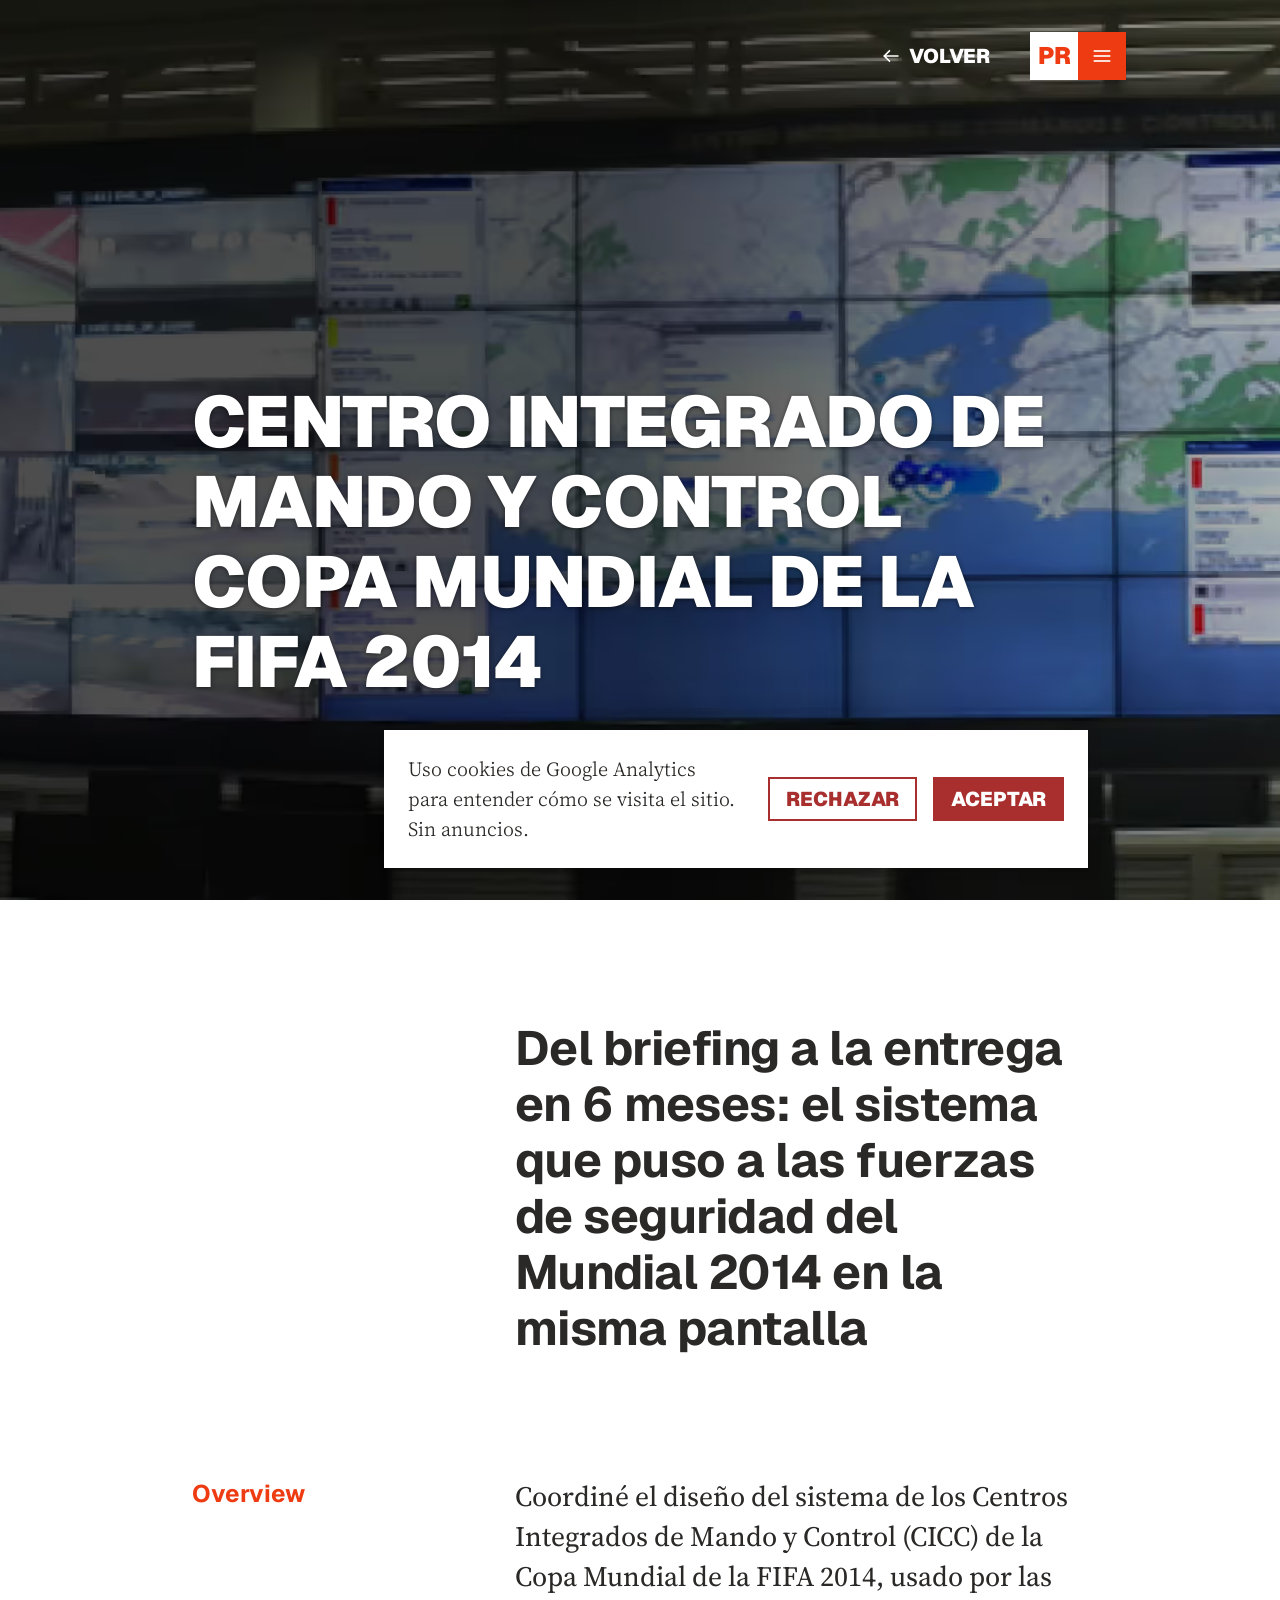
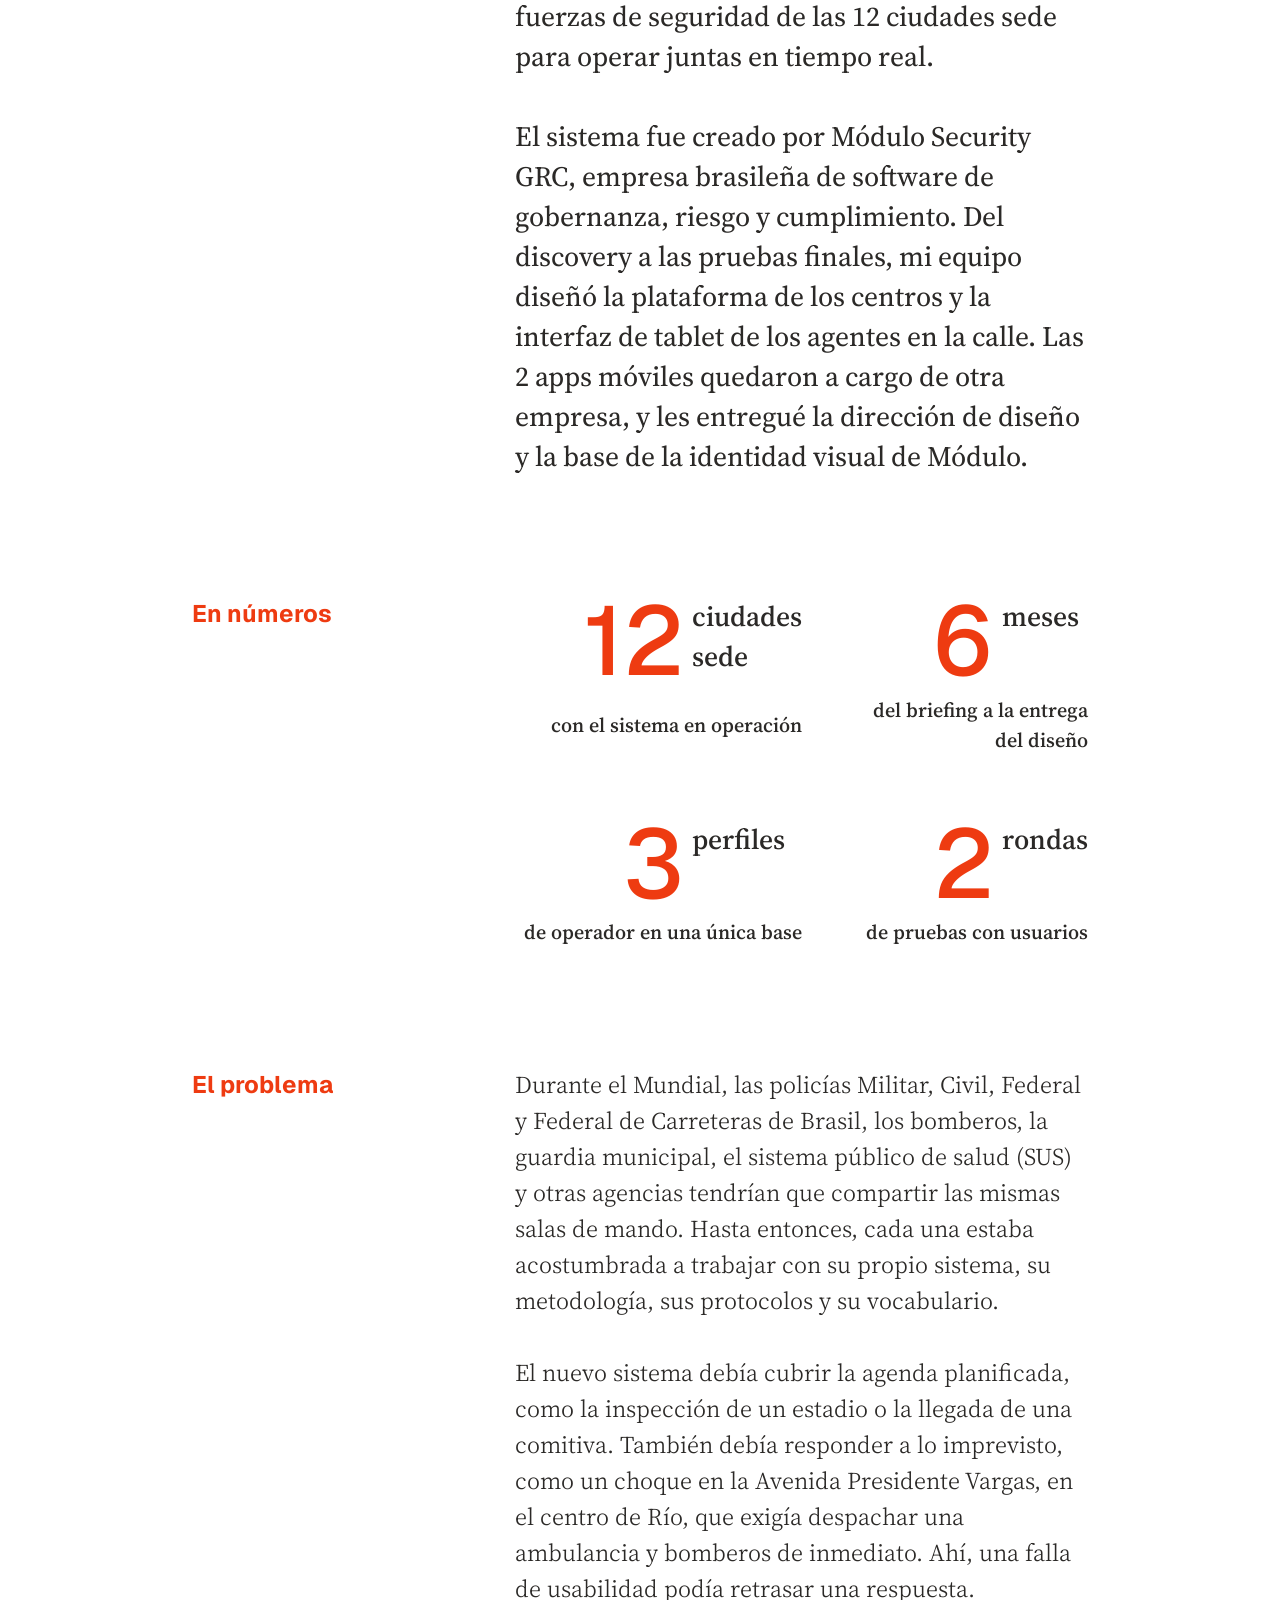
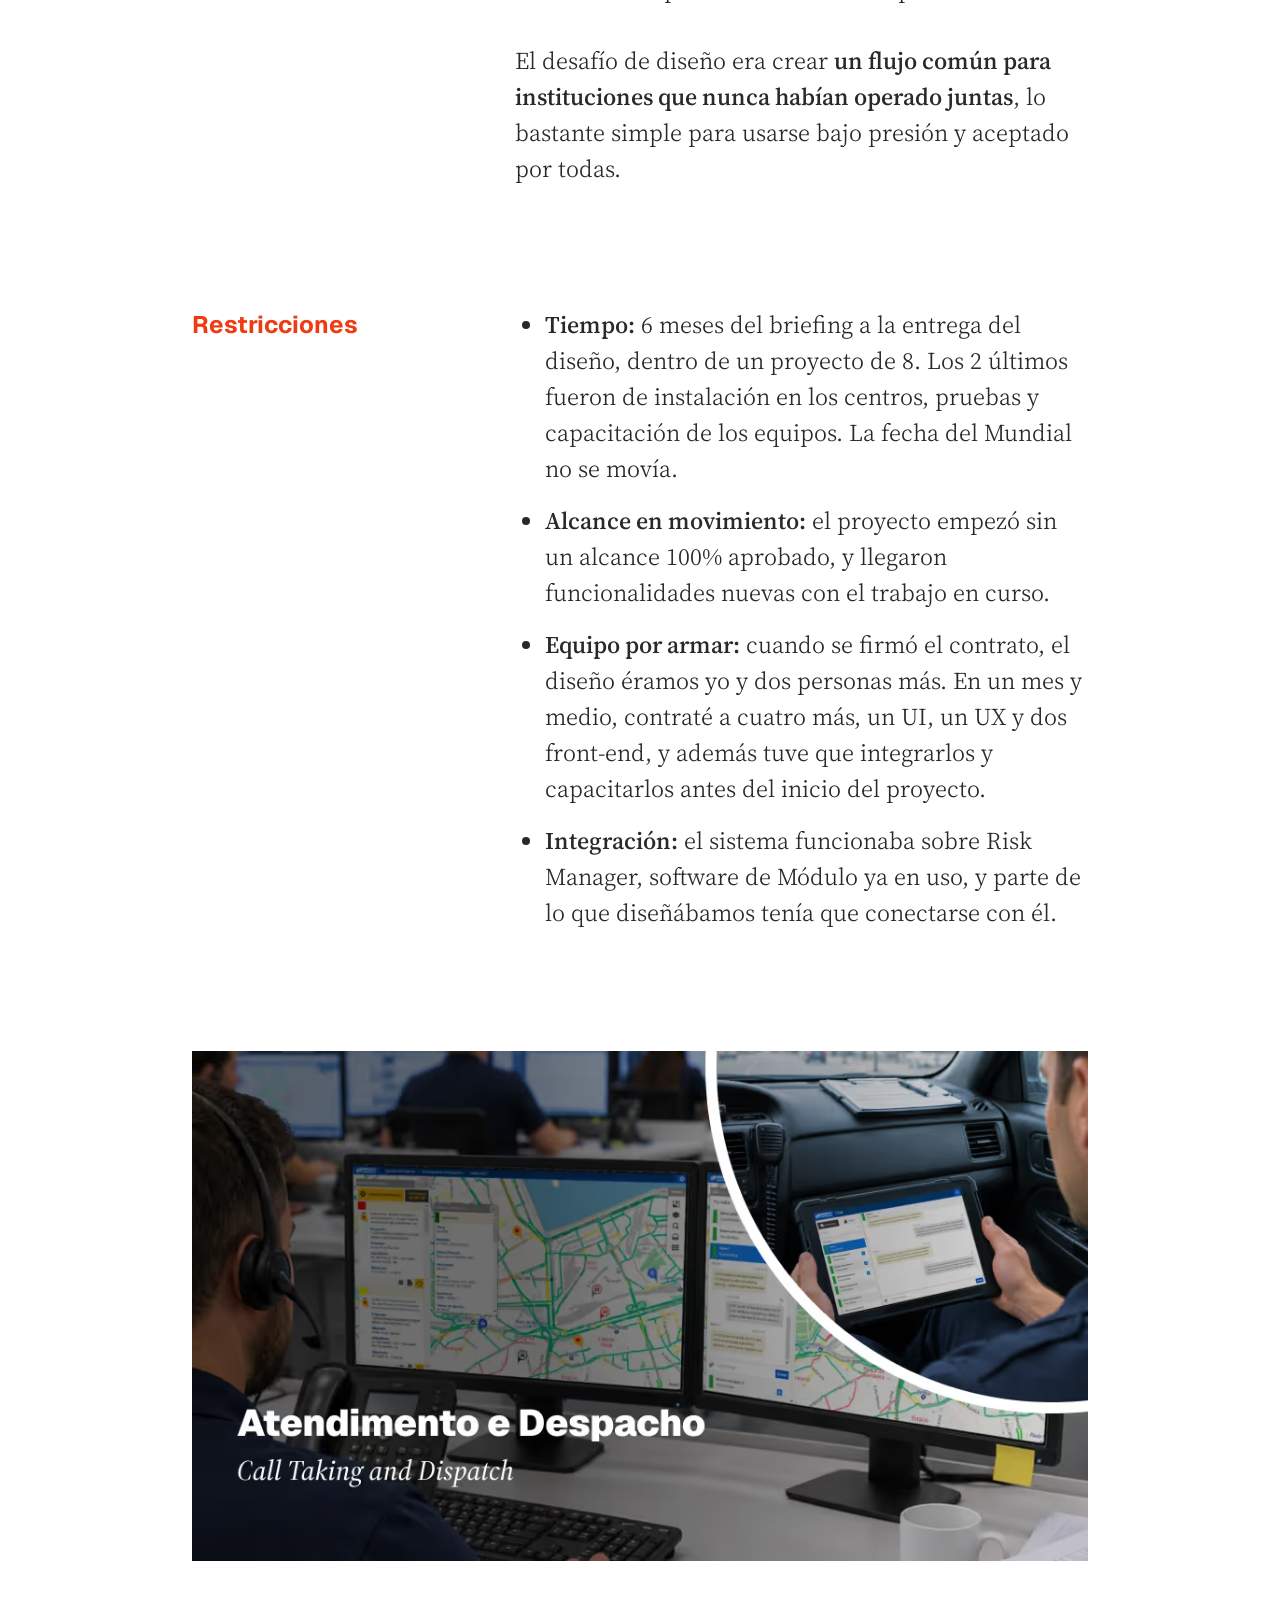
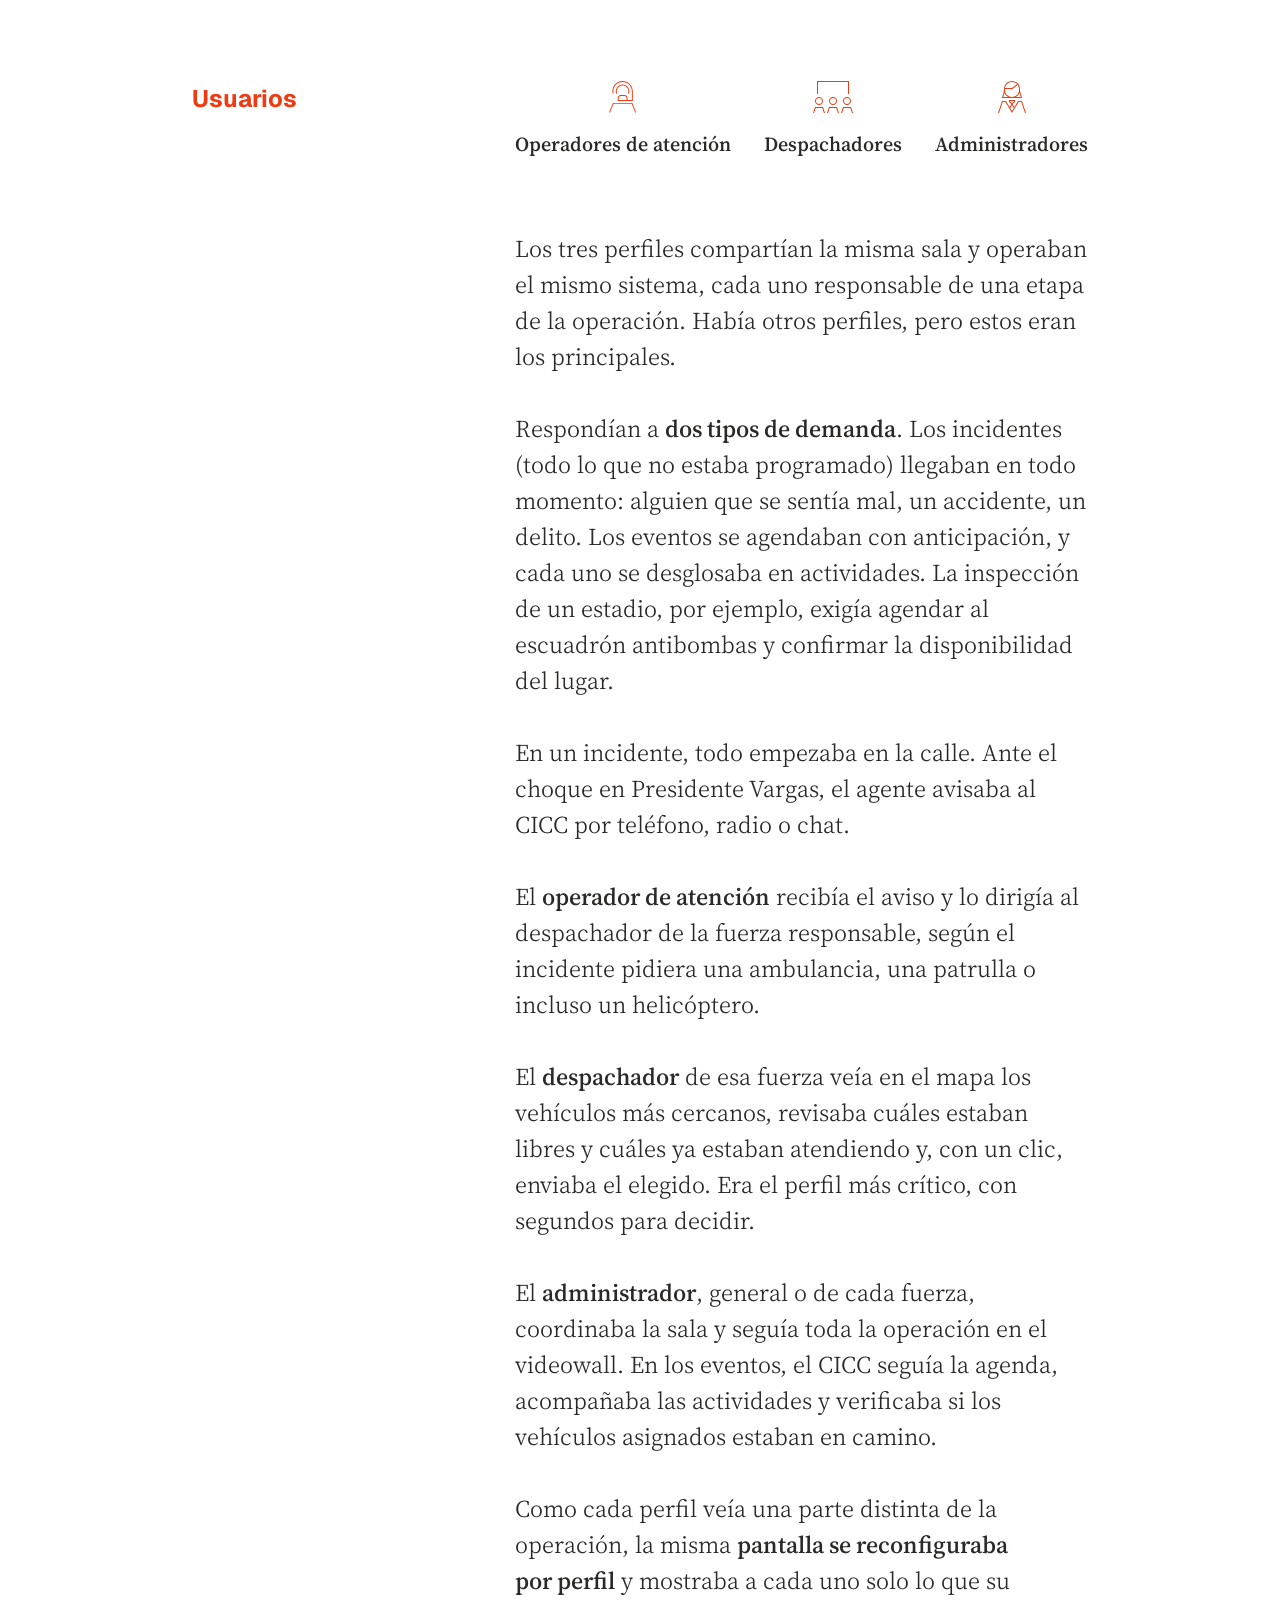
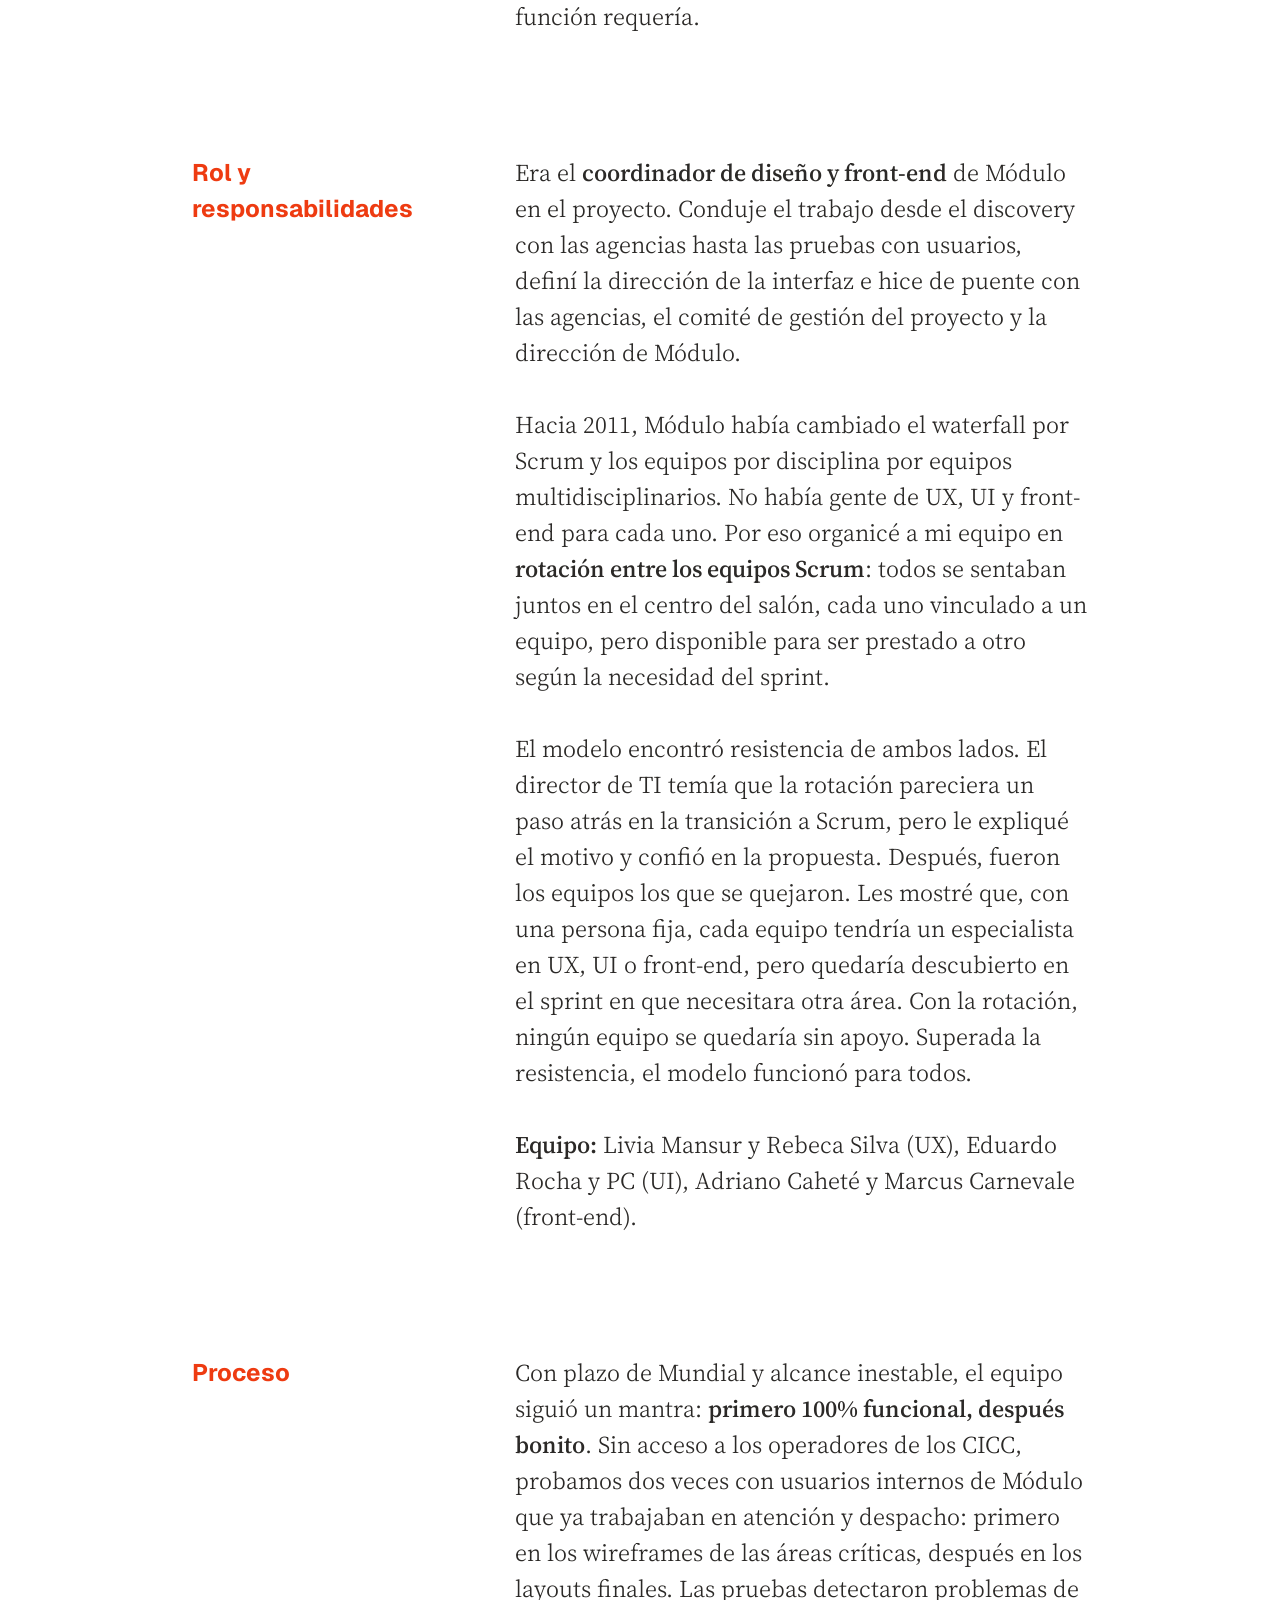
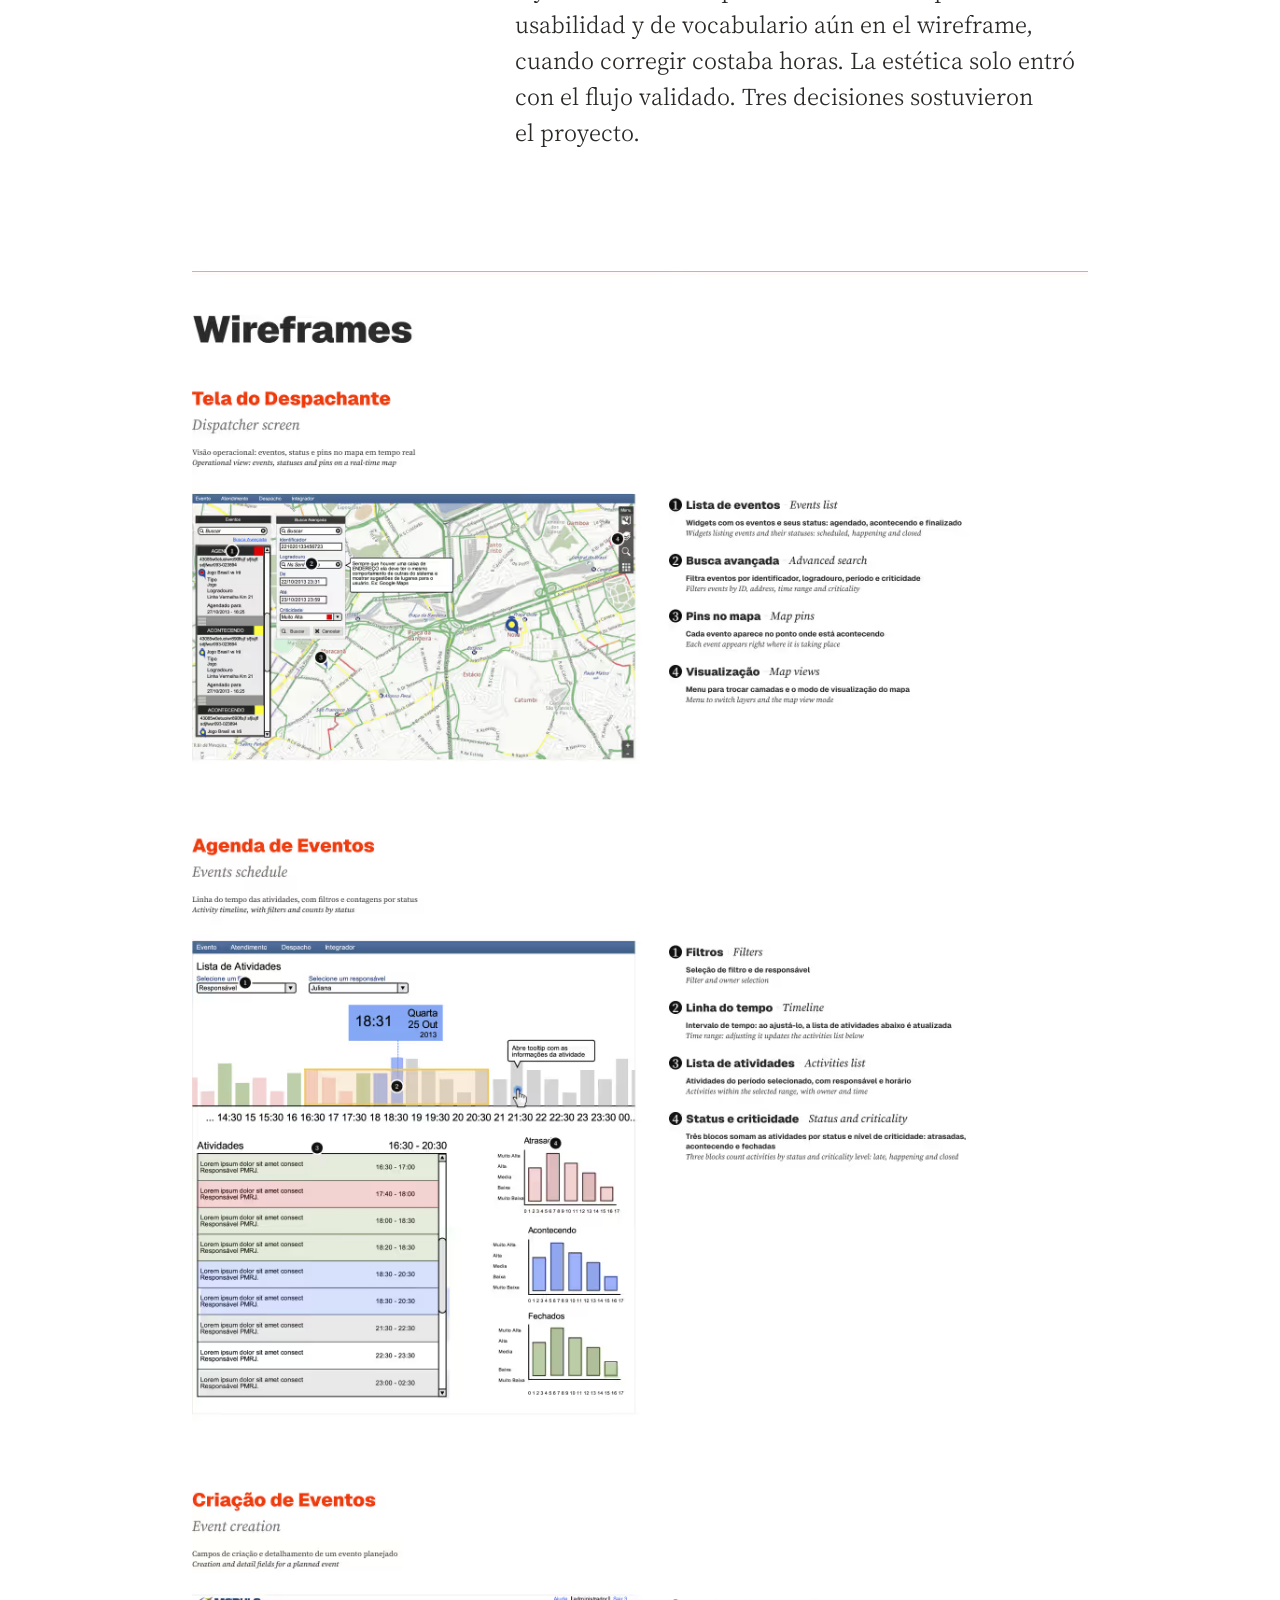
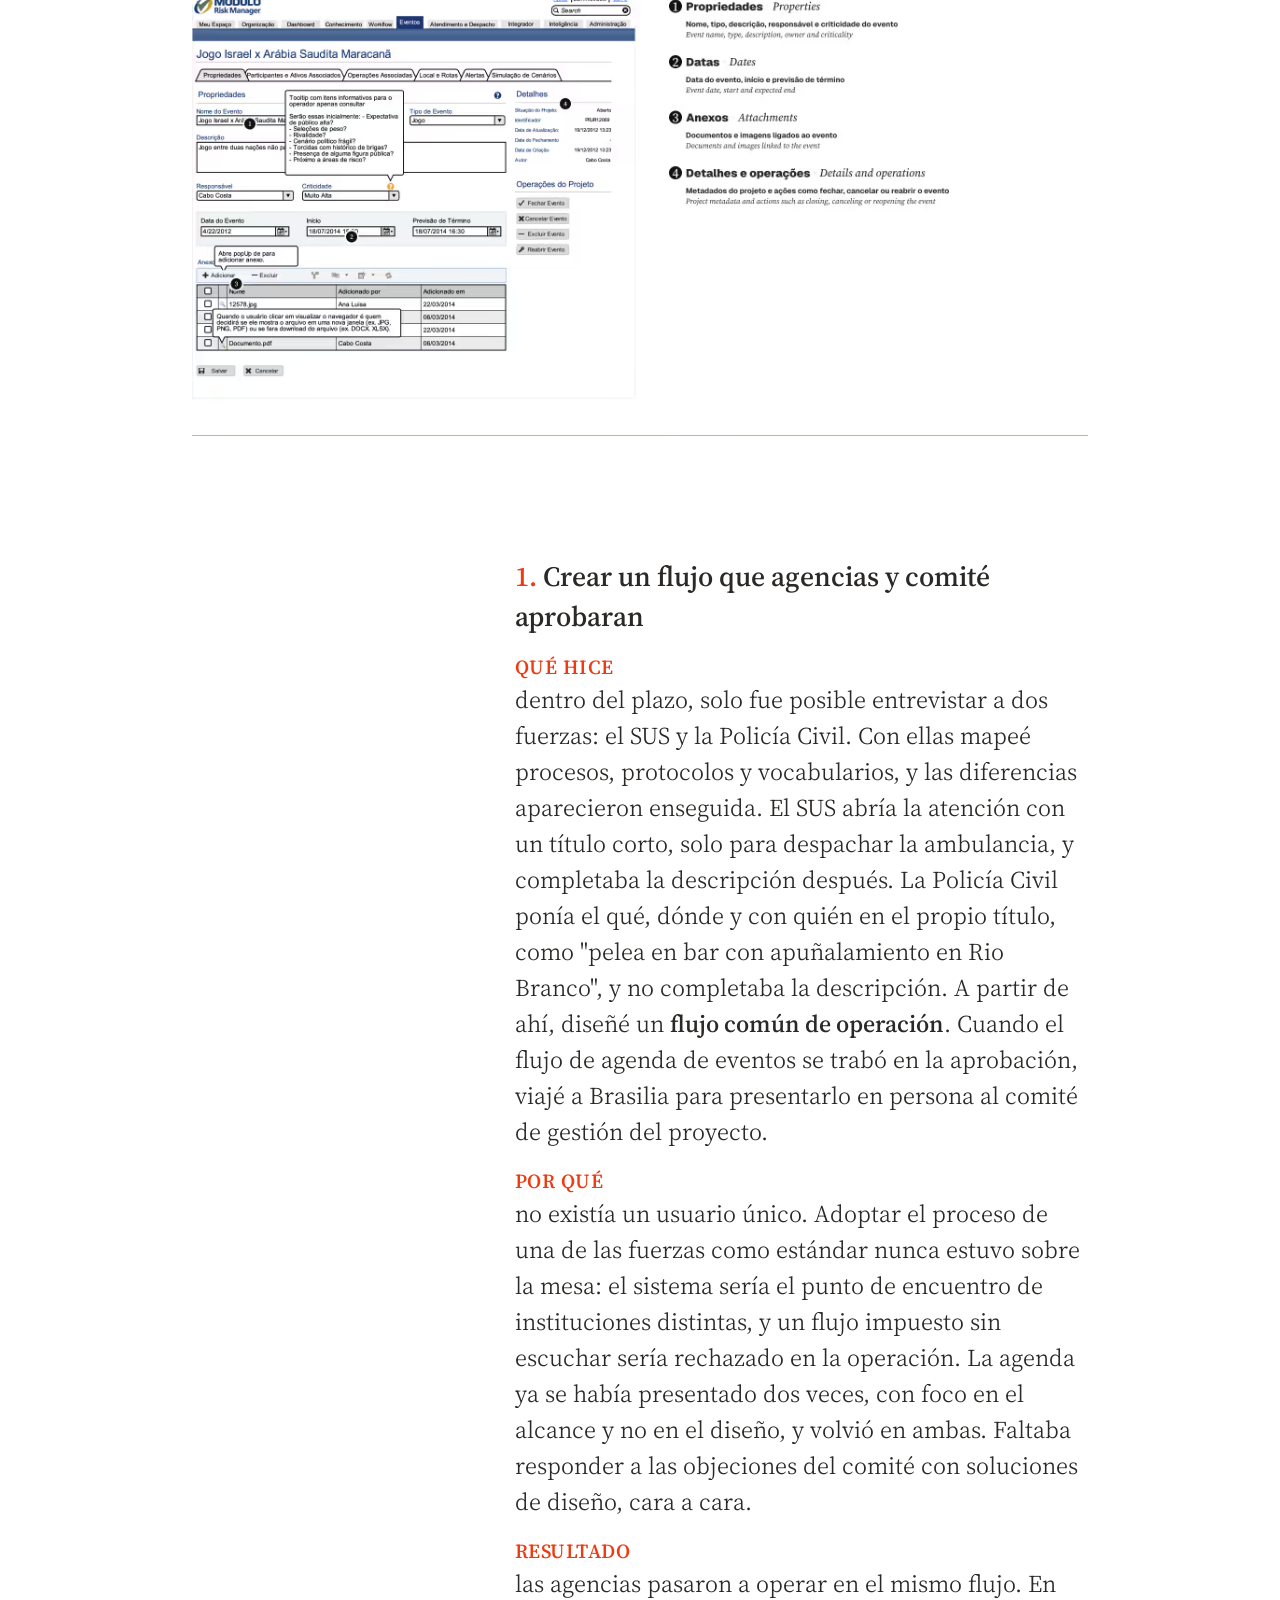
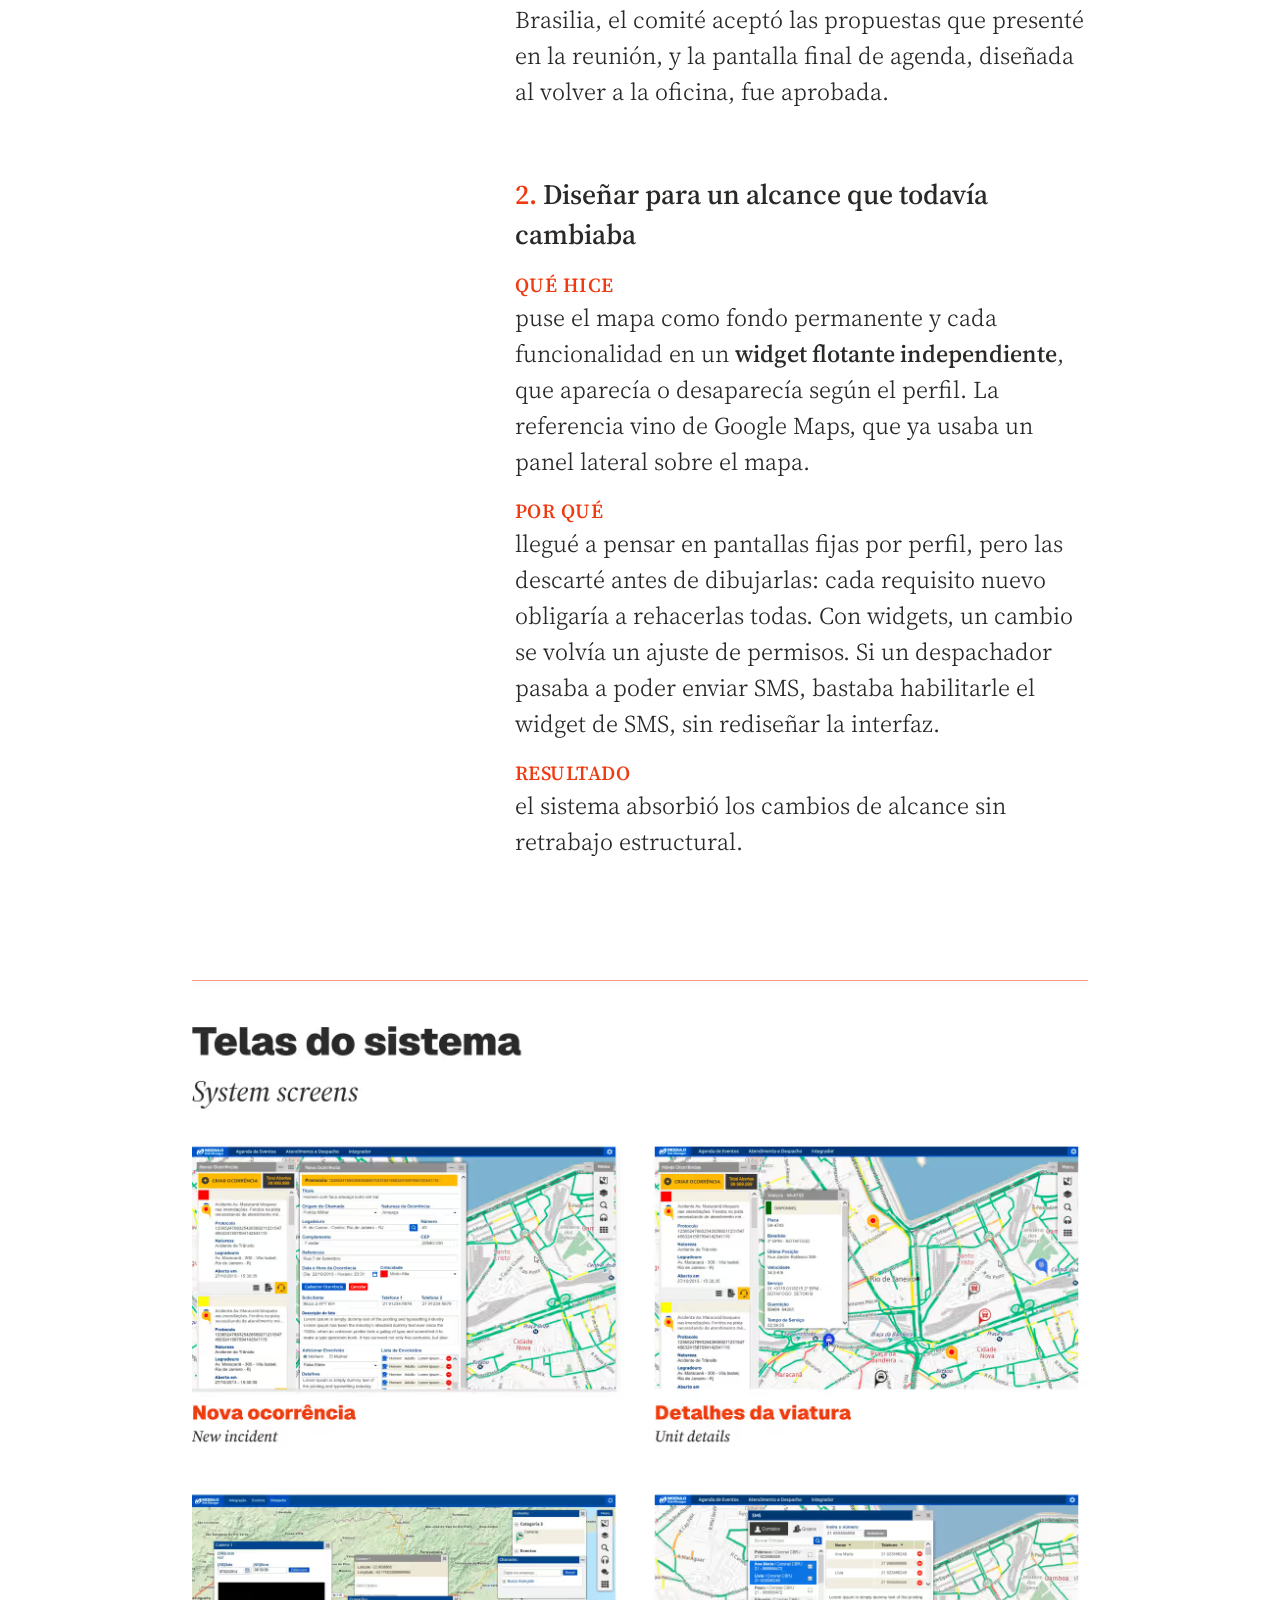
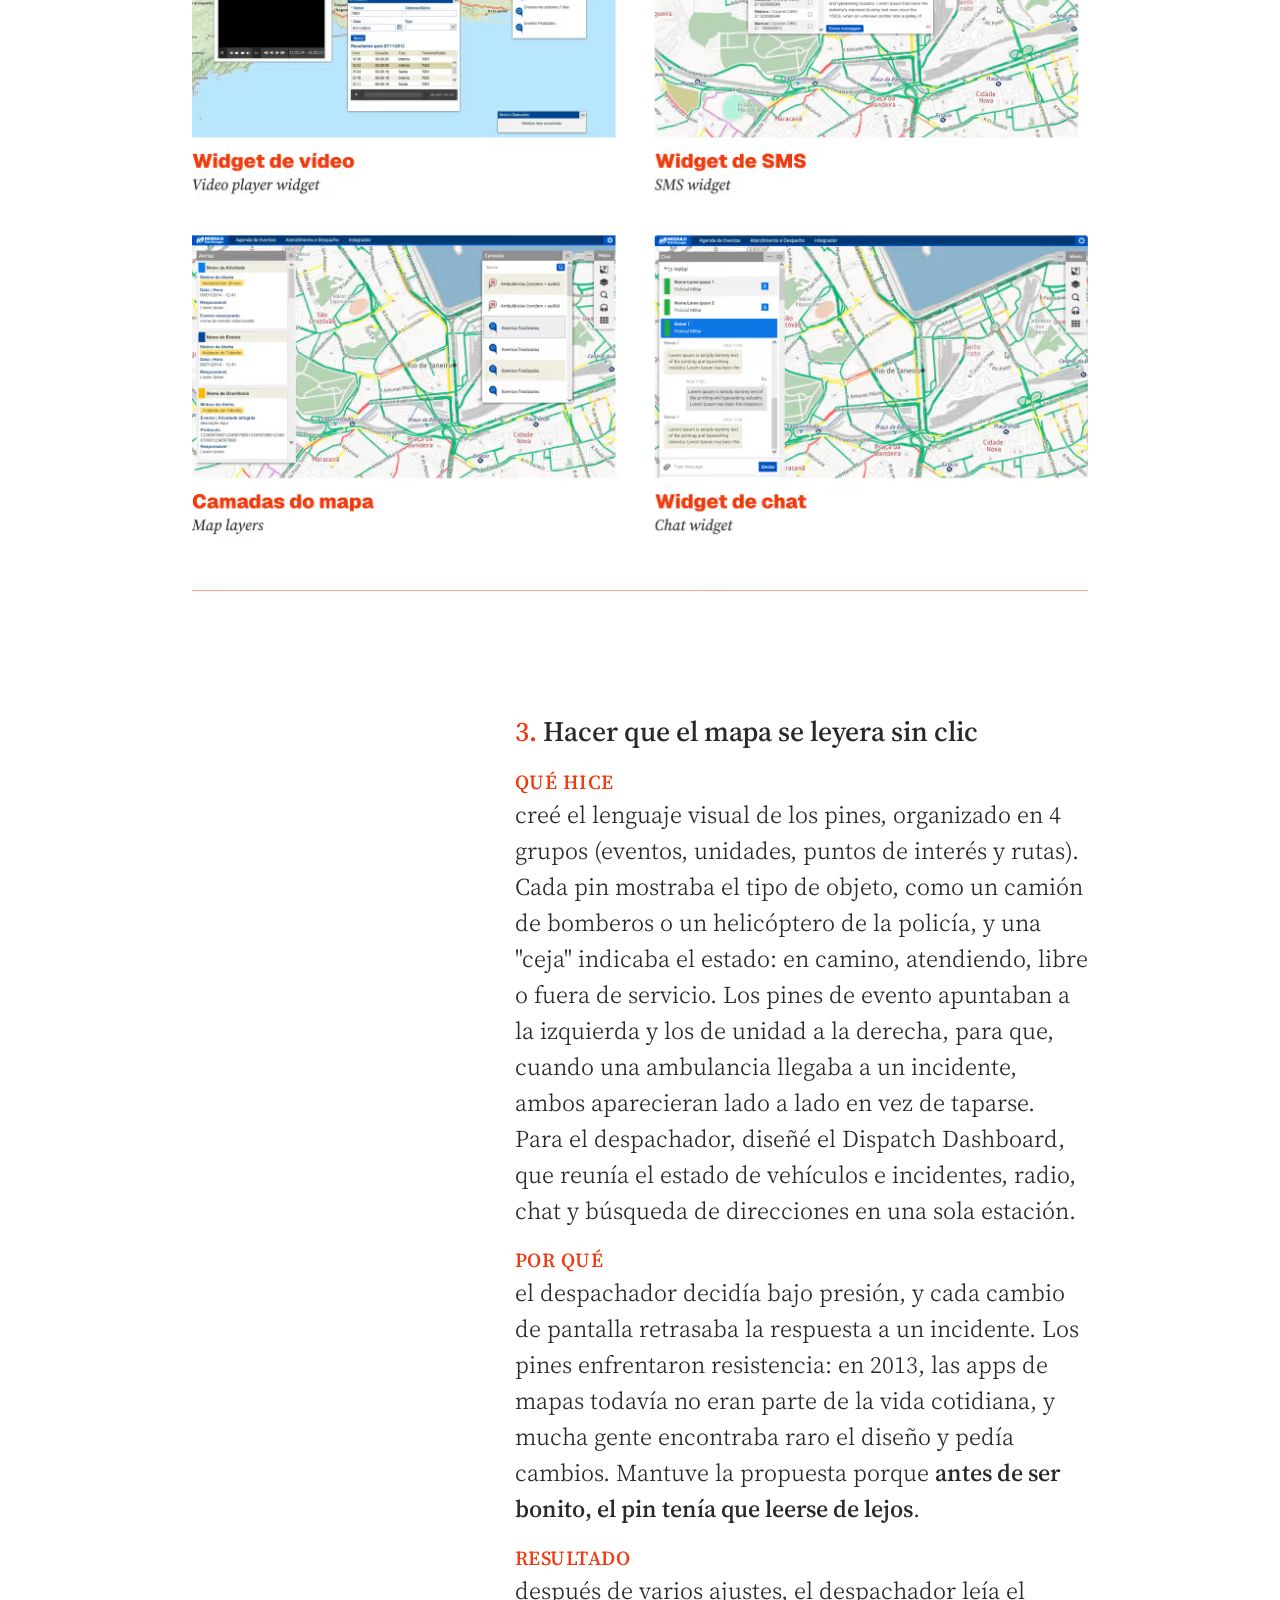
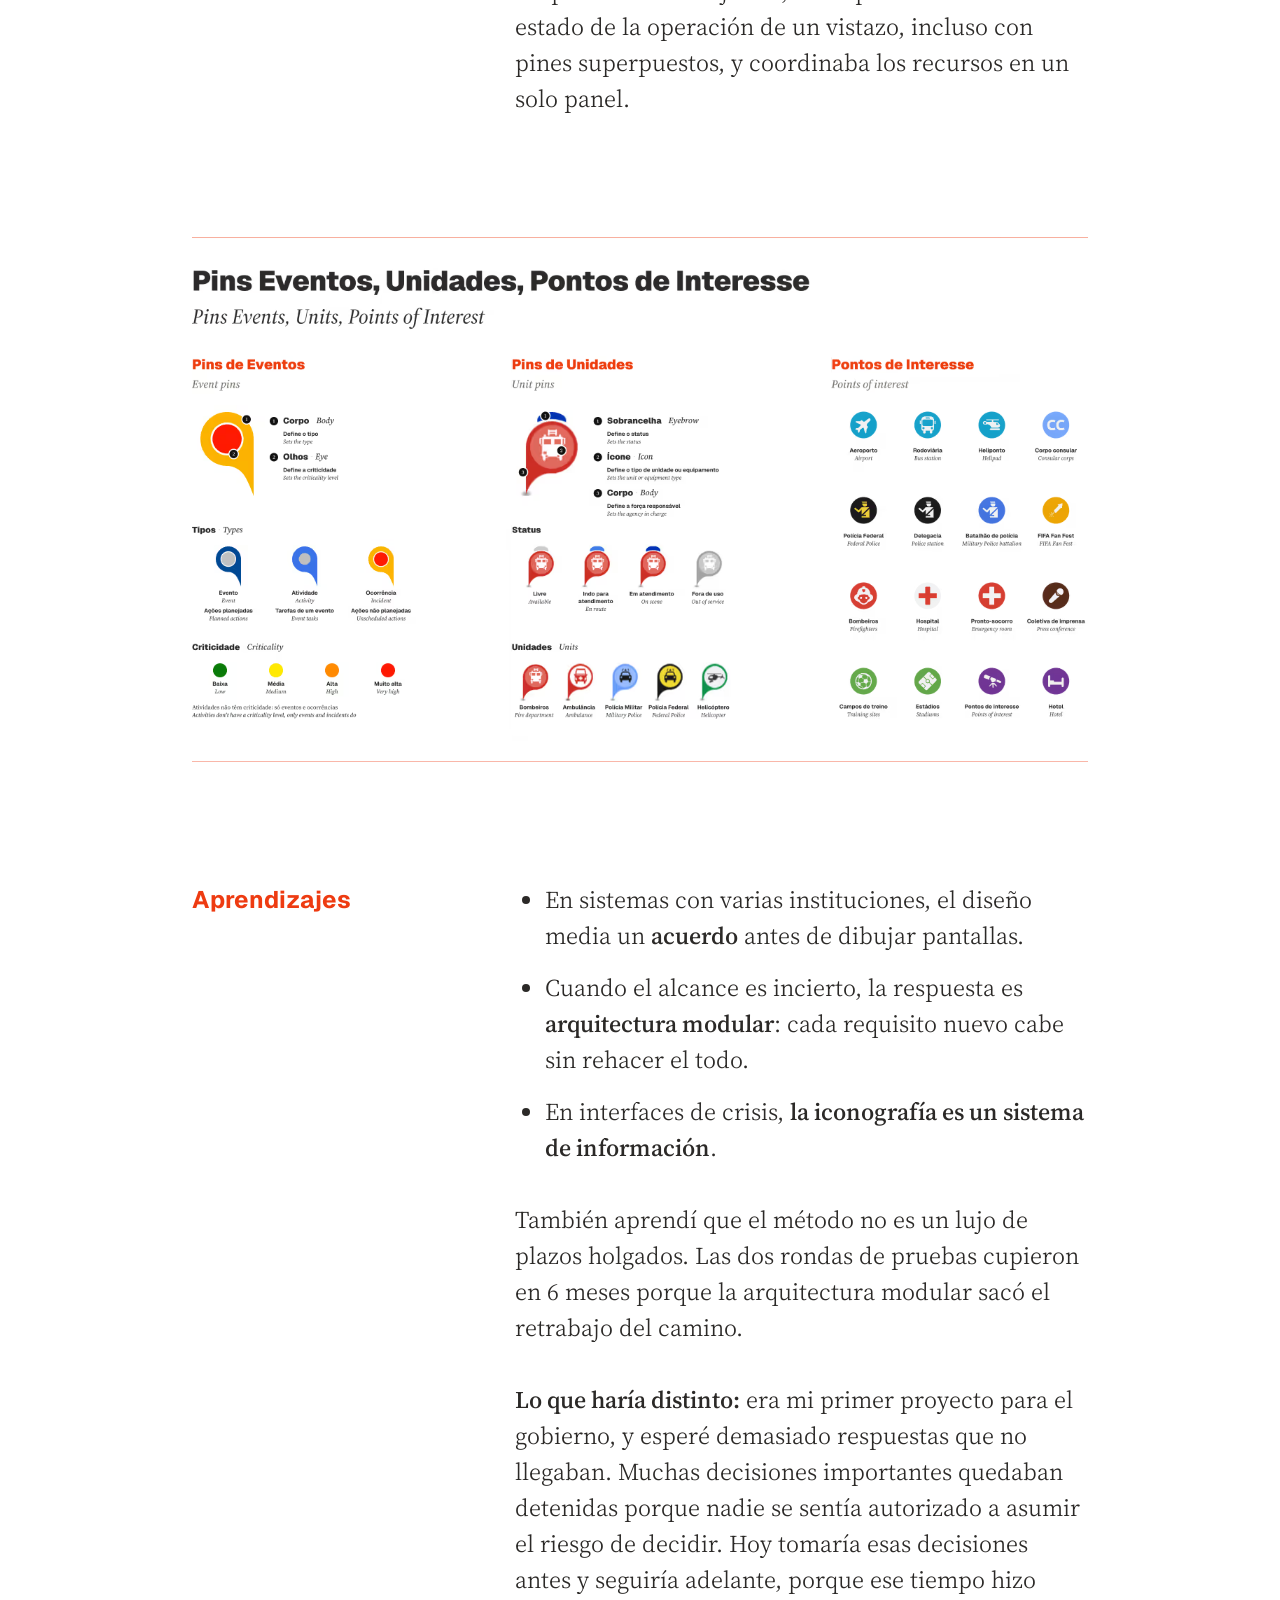
<file: es/cases/modulo-c4i/index.html>
<!DOCTYPE html><html lang="es-419" data-astro-cid-sckkx6r4> <head><meta charset="UTF-8"><!-- Idioma de entrada: escolha salva no menu ou, sem ela, o idioma do
		     aparelho (PT, EN ou ES; outro qualquer → EN). Roda antes de pintar,
		     para não piscar o idioma errado. Robôs de busca ficam na URL pedida.
		     Fora da 404 (noindex): lá a URL não existe e o redirecionamento
		     entraria em laço. --><script>(function(){const langConfig = "{\"current\":\"es\",\"key\":\"pr-lang\",\"fallback\":\"en\"}";

			(function () {
				var c = JSON.parse(langConfig);
				var supported = ['pt', 'en', 'es'];
				var want = null;
				try {
					want = localStorage.getItem(c.key);
				} catch (e) {}
				if (supported.indexOf(want) < 0) {
					// Só na entrada: vindo de outra página do site, respeita a URL
					// (vale também para quem trocou de idioma sem storage).
					if (document.referrer.indexOf(location.origin + '/') === 0) return;
					if (/bot|crawl|spider|slurp|lighthouse|headless/i.test(navigator.userAgent)) return;
					var device = ((navigator.languages && navigator.languages[0]) || navigator.language || '')
						.slice(0, 2)
						.toLowerCase();
					want = supported.indexOf(device) >= 0 ? device : c.fallback;
				}
				if (want === c.current) return;
				var path = location.pathname.replace(/^\/(en|es)(?=\/|$)/, '') || '/';
				var target = want === 'pt' ? path : '/' + want + path;
				location.replace(target + location.search + location.hash);
			})();
		})();</script><meta name="viewport" content="width=device-width, initial-scale=1"><script>(function(){const gtmId = "GTM-MZGNXW39";
const consentKey = "pr-consent";

			window.dataLayer = window.dataLayer || [];
			function gtag() {
				dataLayer.push(arguments);
			}
			window.gtag = gtag;
			var granted = false;
			try {
				granted = localStorage.getItem(consentKey) === 'granted';
			} catch (e) {}
			gtag('consent', 'default', {
				ad_storage: 'denied',
				ad_user_data: 'denied',
				ad_personalization: 'denied',
				analytics_storage: granted ? 'granted' : 'denied',
				wait_for_update: 500,
			});
			// Snippet oficial do GTM.
			(function (w, d, s, l, i) {
				w[l] = w[l] || [];
				w[l].push({ 'gtm.start': new Date().getTime(), event: 'gtm.js' });
				var f = d.getElementsByTagName(s)[0],
					j = d.createElement(s),
					dl = l != 'dataLayer' ? '&l=' + l : '';
				j.async = true;
				j.src = 'https://www.googletagmanager.com/gtm.js?id=' + i + dl;
				f.parentNode.insertBefore(j, f);
			})(window, document, 'script', 'dataLayer', gtmId);
		})();</script><link rel="icon" href="/favicon.ico" sizes="32x32"><link rel="icon" type="image/svg+xml" href="/favicon.svg"><link rel="apple-touch-icon" href="/apple-touch-icon.png"><meta name="generator" content="Astro v6.4.8"><title>Mando y Control: Mundial 2014 | Peterson Ramos</title><meta name="description" content="Caso de UX: el sistema de los Centros de Mando y Control del Mundial 2014, usado por las fuerzas de seguridad de las 12 ciudades sede. Diseño entregado en 6 meses."><link rel="canonical" href="https://petersonramos.com.br/es/cases/modulo-c4i/"><link rel="alternate" hreflang="pt-BR" href="https://petersonramos.com.br/cases/modulo-c4i/"><link rel="alternate" hreflang="en-US" href="https://petersonramos.com.br/en/cases/modulo-c4i/"><link rel="alternate" hreflang="es-419" href="https://petersonramos.com.br/es/cases/modulo-c4i/"><link rel="alternate" hreflang="x-default" href="https://petersonramos.com.br/en/cases/modulo-c4i/"><meta property="og:type" content="article"><meta property="og:site_name" content="Peterson Ramos"><meta property="og:locale" content="es_LA"><meta property="og:title" content="Mando y Control: Mundial 2014 | Peterson Ramos"><meta property="og:description" content="Caso de UX: el sistema de los Centros de Mando y Control del Mundial 2014, usado por las fuerzas de seguridad de las 12 ciudades sede. Diseño entregado en 6 meses."><meta property="og:url" content="https://petersonramos.com.br/es/cases/modulo-c4i/"><meta property="og:image" content="https://petersonramos.com.br/_astro/case_cicc_header_desktop_1x.DME1dINq_KkboL.jpg"><meta property="og:image:width" content="1200"><meta property="og:image:height" content="663"><meta name="twitter:card" content="summary_large_image"><script type="application/ld+json">{"@context":"https://schema.org","@type":"CreativeWork","name":"Mando y Control: Mundial 2014","description":"Caso de UX: el sistema de los Centros de Mando y Control del Mundial 2014, usado por las fuerzas de seguridad de las 12 ciudades sede. Diseño entregado en 6 meses.","inLanguage":"es-419","author":{"@type":"Person","name":"Peterson Ramos","jobTitle":"Sénior UX/UI Designer","sameAs":["https://www.linkedin.com/in/petersonramos"]}}</script><link rel="preconnect" href="https://fonts.googleapis.com"><link rel="preconnect" href="https://fonts.gstatic.com" crossorigin><link href="https://fonts.googleapis.com/css2?family=Geist:wght@500..900&family=Source+Serif+4:opsz,wght@8..60,350..700&display=swap" rel="stylesheet"><style>html.lenis,html.lenis body{height:auto}.lenis:not(.lenis-autoToggle).lenis-stopped{overflow:clip}.lenis [data-lenis-prevent],.lenis [data-lenis-prevent-wheel],.lenis [data-lenis-prevent-touch],.lenis [data-lenis-prevent-vertical],.lenis [data-lenis-prevent-horizontal]{overscroll-behavior:contain}.lenis.lenis-smooth iframe{pointer-events:none}.lenis.lenis-autoToggle{transition-property:overflow;transition-duration:1ms;transition-behavior:allow-discrete}
</style><link rel="stylesheet" href="/_astro/Layout.DHzbArR2.css"><link rel="stylesheet" href="/_astro/_slug_.D8Np0i6a.css"><link rel="stylesheet" href="/_astro/NavMenu.BUhfsTg2.css"></head> <body data-astro-cid-sckkx6r4> <noscript> <iframe src="https://www.googletagmanager.com/ns.html?id=GTM-MZGNXW39" height="0" width="0" style="display:none;visibility:hidden" title="Google Tag Manager" data-astro-cid-sckkx6r4></iframe> </noscript> <a href="#conteudo" class="skip-link" data-astro-cid-sckkx6r4>Saltar al contenido</a>  <div class="reading-progress" aria-hidden="true" data-astro-cid-wj3rqict></div>  <script type="module">if(!CSS.supports("animation-timeline: scroll()")){const t=document.querySelector(".reading-progress");if(t){let e=!1;const n=()=>{const s=document.documentElement.scrollHeight-window.innerHeight;t.style.setProperty("--progress",String(s>0?Math.min(window.scrollY/s,1):0)),e=!1},r=()=>{e||(e=!0,requestAnimationFrame(n))};addEventListener("scroll",r,{passive:!0}),addEventListener("resize",r),n()}}</script> <script type="module" src="/_astro/SmoothScroll.astro_astro_type_script_index_0_lang.VuBtUxyv.js"></script> <nav class="case-nav" aria-label="Secciones del caso" data-case-nav data-astro-cid-j6ofnyje> <ul class="case-nav__list" data-astro-cid-j6ofnyje> <li data-astro-cid-j6ofnyje> <a href="#overview" class="case-nav__item" data-case-nav-item="overview" data-astro-cid-j6ofnyje> <span class="case-nav__dash" style="--w: 0.251" aria-hidden="true" data-astro-cid-j6ofnyje></span> <span class="case-nav__label" data-astro-cid-j6ofnyje> <span class="case-nav__text" data-astro-cid-j6ofnyje>Overview</span> </span> </a> </li><li data-astro-cid-j6ofnyje> <a href="#em-numeros" class="case-nav__item" data-case-nav-item="em-numeros" data-astro-cid-j6ofnyje> <span class="case-nav__dash" style="--w: 0.000" aria-hidden="true" data-astro-cid-j6ofnyje></span> <span class="case-nav__label" data-astro-cid-j6ofnyje> <span class="case-nav__text" data-astro-cid-j6ofnyje>En números</span> </span> </a> </li><li data-astro-cid-j6ofnyje> <a href="#o-problema" class="case-nav__item" data-case-nav-item="o-problema" data-astro-cid-j6ofnyje> <span class="case-nav__dash" style="--w: 0.354" aria-hidden="true" data-astro-cid-j6ofnyje></span> <span class="case-nav__label" data-astro-cid-j6ofnyje> <span class="case-nav__text" data-astro-cid-j6ofnyje>El problema</span> </span> </a> </li><li data-astro-cid-j6ofnyje> <a href="#restricoes" class="case-nav__item" data-case-nav-item="restricoes" data-astro-cid-j6ofnyje> <span class="case-nav__dash" style="--w: 0.298" aria-hidden="true" data-astro-cid-j6ofnyje></span> <span class="case-nav__label" data-astro-cid-j6ofnyje> <span class="case-nav__text" data-astro-cid-j6ofnyje>Restricciones</span> </span> </a> </li><li data-astro-cid-j6ofnyje> <a href="#usuarios" class="case-nav__item" data-case-nav-item="usuarios" data-astro-cid-j6ofnyje> <span class="case-nav__dash" style="--w: 0.554" aria-hidden="true" data-astro-cid-j6ofnyje></span> <span class="case-nav__label" data-astro-cid-j6ofnyje> <span class="case-nav__text" data-astro-cid-j6ofnyje>Usuarios</span> </span> </a> </li><li data-astro-cid-j6ofnyje> <a href="#papel-e-responsabilidades" class="case-nav__item" data-case-nav-item="papel-e-responsabilidades" data-astro-cid-j6ofnyje> <span class="case-nav__dash" style="--w: 0.492" aria-hidden="true" data-astro-cid-j6ofnyje></span> <span class="case-nav__label" data-astro-cid-j6ofnyje> <span class="case-nav__text" data-astro-cid-j6ofnyje>Rol y responsabilidades</span> </span> </a> </li><li data-astro-cid-j6ofnyje> <a href="#processo" class="case-nav__item" data-case-nav-item="processo" data-astro-cid-j6ofnyje> <span class="case-nav__dash" style="--w: 1.000" aria-hidden="true" data-astro-cid-j6ofnyje></span> <span class="case-nav__label" data-astro-cid-j6ofnyje> <span class="case-nav__text" data-astro-cid-j6ofnyje>Proceso</span> </span> </a> </li><li data-astro-cid-j6ofnyje> <a href="#aprendizados" class="case-nav__item" data-case-nav-item="aprendizados" data-astro-cid-j6ofnyje> <span class="case-nav__dash" style="--w: 0.416" aria-hidden="true" data-astro-cid-j6ofnyje></span> <span class="case-nav__label" data-astro-cid-j6ofnyje> <span class="case-nav__text" data-astro-cid-j6ofnyje>Aprendizajes</span> </span> </a> </li> </ul> </nav> <script type="module">const c=document.querySelector("[data-case-nav]");if(c){const t=[...c.querySelectorAll("[data-case-nav-item]")],u=t.map(i=>document.getElementById(i.dataset.caseNavItem??"")),o=document.querySelector("[data-case-hero]");let a=-1,r=!1;const n=()=>{r=!1,c.toggleAttribute("data-visible",!o||o.getBoundingClientRect().bottom<=0);const i=innerHeight*.4;let e=0;u.forEach((s,l)=>{s&&s.getBoundingClientRect().top<=i&&(e=l)}),e!==a&&(t[a]?.removeAttribute("aria-current"),t[e]?.setAttribute("aria-current","true"),a=e)};addEventListener("scroll",()=>{r||(r=!0,requestAnimationFrame(n))},{passive:!0}),addEventListener("resize",n),n()}</script><main id="conteudo" class="pb-page-bottom"> <!-- Voltar leva à home até existir a lista de projetos --> <header class="relative" data-case-hero>  <figure class="m-0 w-full relative" data-nav-tone="dark" data-snap="start" data-astro-cid-mzzv3rig><picture class="case-tint-box" style="--tint:#394047;--tint-sm:#3b4349" data-astro-cid-mzzv3rig><source media="(max-width: 47.999rem)" type="image/avif" srcset="/_astro/case_cicc_header_mobile_1x.IG_0hhxw_Zmg7pW.avif 192w, /_astro/case_cicc_header_mobile_1x.IG_0hhxw_1apckh.avif 384w, /_astro/case_cicc_header_mobile_1x.IG_0hhxw_1VgEdS.avif 576w, /_astro/case_cicc_header_mobile_1x.IG_0hhxw_2bgYB9.avif 768w" sizes="max(100vw, min(114vh, 122vw))" width="768" height="675" data-astro-cid-mzzv3rig><source media="(max-width: 47.999rem)" type="image/webp" srcset="/_astro/case_cicc_header_mobile_1x.IG_0hhxw_wO3uX.webp 192w, /_astro/case_cicc_header_mobile_1x.IG_0hhxw_24ungc.webp 384w, /_astro/case_cicc_header_mobile_1x.IG_0hhxw_Z2ePiE8.webp 576w, /_astro/case_cicc_header_mobile_1x.IG_0hhxw_Z1YOXgR.webp 768w" sizes="max(100vw, min(114vh, 122vw))" width="768" height="675" data-astro-cid-mzzv3rig><source type="image/avif" srcset="/_astro/case_cicc_header_desktop_1x.DME1dINq_ZhyIni.avif 639w, /_astro/case_cicc_header_desktop_1x.DME1dINq_1sujNl.avif 1278w, /_astro/case_cicc_header_desktop_1x.DME1dINq_1j3sOs.avif 1916w, /_astro/case_cicc_header_desktop_1x.DME1dINq_Z1Daz6F.avif 2555w" sizes="max(100vw, min(181vh, 167vw))" data-astro-cid-mzzv3rig><source type="image/webp" srcset="/_astro/case_cicc_header_desktop_1x.DME1dINq_12DXGH.webp 639w, /_astro/case_cicc_header_desktop_1x.DME1dINq_23R3MR.webp 1278w, /_astro/case_cicc_header_desktop_1x.DME1dINq_ZxbeG1.webp 1916w, /_astro/case_cicc_header_desktop_1x.DME1dINq_1zLQbM.webp 2555w" sizes="max(100vw, min(181vh, 167vw))" data-astro-cid-mzzv3rig><img src="/_astro/case_cicc_header_desktop_1x.DME1dINq_ZlOt14.jpg" alt="Videowall de la sala de comando, con mapa y cámaras" width="2555" height="1412" loading="eager" fetchpriority="high" decoding="sync" class="block h-auto w-full case-hero-img case-tint" onload="this.classList.add('is-loaded')" data-astro-cid-mzzv3rig></picture><h1 class="case-hero-title absolute inset-x-0 m-0 px-page-x font-display font-black uppercase text-ink-inverted" data-astro-cid-mzzv3rig><span class="block" data-astro-cid-mzzv3rig>Centro Integrado de Mando y Control</span><span class="block" data-astro-cid-mzzv3rig>Copa Mundial de la FIFA 2014</span></h1></figure> <div class="absolute inset-x-0 top-0 flex justify-end px-page-x pt-page-top"> <nav class="nav-fixed group flex items-center gap-md" aria-label="Menú principal" data-nav data-label-open="Abrir menú" data-label-close="Cerrar menú" data-label-copied="Copiado" data-label-email-copied="Correo copiado" data-lang-key="pr-lang" data-astro-cid-hviy6i6g> <a href="/es/" data-nav-back class="link-marker link-marker--rtl nav-back font-display font-black uppercase text-nav-label focus-visible:outline-2 focus-visible:-outline-offset-2 focus-visible:outline-brand-dark" data-astro-cid-hviy6i6g> <span class="nav-back__label" data-astro-cid-hviy6i6g> <svg width="24" height="24" viewBox="0 0 24 24" fill="none" class="size-nav-item-icon shrink-0" aria-hidden="true" data-astro-cid-hviy6i6g="true">
<g>
<path d="M20 12H4M10 18L4 12L10 6" stroke-width="2" stroke-linecap="square" stroke="currentColor" />
</g>
</svg> <span class="max-md:sr-only" data-astro-cid-hviy6i6g>Volver</span> </span> <span class="link-marker-fill" aria-hidden="true" data-astro-cid-hviy6i6g> <span class="link-marker-fill-text nav-back__label nav-back__clone" data-astro-cid-hviy6i6g> <svg width="24" height="24" viewBox="0 0 24 24" fill="none" class="size-nav-item-icon shrink-0" aria-hidden="true" data-astro-cid-hviy6i6g="true">
<g>
<path d="M20 12H4M10 18L4 12L10 6" stroke-width="2" stroke-linecap="square" stroke="currentColor" />
</g>
</svg> <span class="max-md:hidden" data-astro-cid-hviy6i6g>Volver</span> </span> </span> </a> <!-- Barra + painéis do menu (o Voltar fica de fora). --> <div class="relative shrink-0" data-nav-menu data-astro-cid-hviy6i6g> <div class="flex shadow-nav" data-astro-cid-hviy6i6g> <a href="/es/" class="flex size-nav items-center justify-center font-display font-black uppercase text-nav text-accent bg-gray-0 hover:bg-brand-light focus-visible:outline-2 focus-visible:-outline-offset-2 focus-visible:outline-brand-dark" aria-label="Peterson Ramos, inicio" data-astro-cid-hviy6i6g>
PR
</a> <div id="nav-menu-links" class="nav-links" data-astro-cid-hviy6i6g> <ul class="m-0 flex min-w-0 list-none overflow-hidden whitespace-nowrap p-0" data-astro-cid-hviy6i6g> <li data-astro-cid-hviy6i6g> <a href="/es/sobre/" class="flex h-nav items-center px-nav-label-padding font-display font-black uppercase text-nav-label text-ink-inverted transition-colors bg-accent hover:bg-brand-dark focus-visible:outline-2 focus-visible:-outline-offset-2 focus-visible:outline-brand-dark" data-astro-cid-hviy6i6g> <span class="nav-label" data-astro-cid-hviy6i6g>Sobre mí</span> </a> </li> <li data-astro-cid-hviy6i6g> <button type="button" class="flex h-nav cursor-pointer items-center border-0 px-nav-label-padding font-display font-black uppercase text-nav-label text-ink-inverted transition-colors bg-accent hover:bg-brand-dark focus-visible:outline-2 focus-visible:-outline-offset-2 focus-visible:outline-brand-dark aria-expanded:bg-brand-dark" aria-expanded="false" aria-controls="nav-contact" data-contact-toggle data-astro-cid-hviy6i6g> <span class="nav-label" data-astro-cid-hviy6i6g>Contacto</span> </button> </li> <li data-astro-cid-hviy6i6g> <button type="button" class="flex size-nav cursor-pointer items-center justify-center border-0 p-0 font-display font-black uppercase text-nav-label text-ink-inverted transition-colors bg-accent hover:bg-brand-dark focus-visible:outline-2 focus-visible:-outline-offset-2 focus-visible:outline-brand-dark aria-expanded:bg-brand-dark" aria-expanded="false" aria-controls="nav-lang" aria-label="Idioma: Español" data-lang-toggle data-astro-cid-hviy6i6g> <span class="nav-label" data-astro-cid-hviy6i6g>es</span> </button> </li> </ul> </div> <button type="button" class="flex size-nav cursor-pointer items-center justify-center border-0 p-0 text-ink-inverted transition-colors duration-300 bg-accent hover:bg-brand-dark focus-visible:outline-2 focus-visible:-outline-offset-2 focus-visible:outline-brand-dark group-data-open:bg-gray-0 group-data-open:text-accent group-data-open:hover:bg-brand-light" aria-expanded="false" aria-controls="nav-menu-links" aria-label="Abrir menú" data-nav-toggle data-astro-cid-hviy6i6g> <!-- Hambúrguer que vira X (Figma: icon/bars → icon/close, traço 2) --> <svg class="block size-nav-icon" viewBox="0 0 24 24" fill="none" stroke="currentColor" stroke-width="2" stroke-linecap="square" aria-hidden="true" data-astro-cid-hviy6i6g> <path class="nav-bar nav-bar-top" d="M3 6H21" data-astro-cid-hviy6i6g></path> <path class="nav-bar nav-bar-mid" d="M3 12H21" data-astro-cid-hviy6i6g></path> <path class="nav-bar nav-bar-bot" d="M3 18H21" data-astro-cid-hviy6i6g></path> </svg> </button> </div> <!-- Outros idiomas: quadrados empilhados logo abaixo do item de idioma,
		     que é o último antes do ✕. --> <div id="nav-lang" class="nav-lang absolute top-full right-nav z-20 pt-1" data-astro-cid-hviy6i6g> <ul class="m-0 flex list-none flex-col p-0 shadow-nav" data-astro-cid-hviy6i6g> <li data-astro-cid-hviy6i6g> <a href="/en/cases/modulo-c4i/" hreflang="en" lang="en" aria-label="English" data-lang-choice="en" class="flex size-nav items-center justify-center font-display font-black uppercase text-nav-label text-ink-inverted transition-colors bg-accent hover:bg-brand-dark focus-visible:outline-2 focus-visible:-outline-offset-2 focus-visible:outline-brand-dark" data-astro-cid-hviy6i6g> en </a> </li><li data-astro-cid-hviy6i6g> <a href="/cases/modulo-c4i/" hreflang="pt" lang="pt" aria-label="Português" data-lang-choice="pt" class="flex size-nav items-center justify-center font-display font-black uppercase text-nav-label text-ink-inverted transition-colors bg-accent hover:bg-brand-dark focus-visible:outline-2 focus-visible:-outline-offset-2 focus-visible:outline-brand-dark" data-astro-cid-hviy6i6g> pt </a> </li> </ul> </div> <!-- Painel de contato, alinhado à direita do item Contato (recua o idioma e
		     o ✕, ver .nav-contact). O pt-1 transparente afasta o painel da barra. --> <div id="nav-contact" class="nav-contact absolute top-full z-20 pt-1" data-astro-cid-hviy6i6g> <div class="flex w-nav-panel flex-col bg-accent p-nav-panel-padding shadow-nav" data-astro-cid-hviy6i6g> <div class="flex h-nav-item items-center gap-sm" data-astro-cid-hviy6i6g> <a href="mailto:petersondrs@gmail.com" class="nav-contact-row min-w-0 flex-1 focus-visible:outline-2 focus-visible:outline-offset-2 focus-visible:outline-gray-0" data-astro-cid-hviy6i6g> <svg width="24" height="24" viewBox="0 0 24 24" fill="none" class="size-nav-item-icon shrink-0" aria-hidden="true" data-astro-cid-hviy6i6g="true">
<g id="icon/envelope">
<path id="shape" d="M3 6L12 13L21 6M3 5H21V19H3V5Z" stroke-width="2" stroke-linecap="square" stroke="currentColor" />
</g>
</svg> <span class="nav-email" data-email-text data-astro-cid-hviy6i6g>petersondrs@gmail.com</span> </a> <button type="button" class="flex cursor-pointer border-0 bg-transparent p-0 text-ink-inverted hover:opacity-80 focus-visible:outline-2 focus-visible:outline-offset-2 focus-visible:outline-gray-0" aria-label="Copiar correo" data-copy-email="petersondrs@gmail.com" data-astro-cid-hviy6i6g> <svg width="24" height="24" viewBox="0 0 24 24" fill="none" class="size-nav-item-icon" aria-hidden="true" data-astro-cid-hviy6i6g="true">
<g id="icon/copy">
<path id="shape" d="M16 8V3H3V16H8M8 8H21V21H8V8Z" stroke-width="2" stroke-linecap="square" stroke="currentColor" />
</g>
</svg> </button> </div> <a href="https://www.linkedin.com/in/petersonramos" target="_blank" rel="noopener noreferrer" class="nav-contact-row h-nav-item focus-visible:outline-2 focus-visible:outline-offset-2 focus-visible:outline-gray-0" data-astro-cid-hviy6i6g> <svg width="24" height="24" viewBox="0 0 24 24" fill="none" class="size-nav-item-icon shrink-0" aria-hidden="true" data-astro-cid-hviy6i6g="true">
<g id="icon/external-link">
<path id="shape" d="M20 10V4H14M20 4L11 13M18 14V20H4V6H10" stroke-width="2" stroke-linecap="square" stroke="currentColor" />
</g>
</svg> <span data-astro-cid-hviy6i6g>LinkedIn</span> </a>  <button type="button" class="nav-contact-row h-nav-item cursor-pointer border-0 bg-transparent p-0 text-left focus-visible:outline-2 focus-visible:outline-offset-2 focus-visible:outline-gray-0" data-cookie-reopen data-astro-cid-hviy6i6g> <svg width="24" height="24" viewBox="0 0 24 24" fill="none" class="size-nav-item-icon shrink-0" aria-hidden="true" data-astro-cid-hviy6i6g="true">
<g id="icon/cookie">
<path id="shape" d="M20.5 12.5A8.5 8.5 0 1 1 11.5 3.5A3 3 0 0 0 15 7.5A3 3 0 0 0 20.5 12.5Z" stroke-width="2" stroke-linecap="square" stroke="currentColor" />
<path id="chips" d="M8.5 10.5H8.51M12 14H12.01M8.5 16H8.51" stroke-width="2.5" stroke-linecap="square" stroke="currentColor" />
</g>
</svg> <span data-astro-cid-hviy6i6g>Cookies</span> </button> <span class="sr-only" aria-live="polite" data-copy-status data-astro-cid-hviy6i6g></span> </div> </div> </div> </nav> <script type="module">const m=document.querySelector(".progressive-blur"),h=document.querySelectorAll("[data-nav]");if(h.length){const s=document.querySelectorAll('[data-nav-tone="dark"]'),o=()=>{h.forEach(a=>{const c=a.querySelector(".nav-back");if(!c)return;const i=c.getBoundingClientRect(),n=i.top+i.height/2,u=[...s].some(g=>{const p=g.getBoundingClientRect();return p.top<=n&&p.bottom>=n&&p.left<=i.right&&p.right>=i.left});a.toggleAttribute("data-tone-dark",u)})};addEventListener("resize",o),o();let r=scrollY,d=!1;const f=()=>{d=!1;const a=Math.max(0,scrollY),c=a-r;if(o(),Math.abs(c)<6&&a>80)return;h.forEach(n=>{const u=n.hasAttribute("data-open")||!!n.querySelector(":focus-visible"),g=a>80&&c>0&&!u;n.toggleAttribute("data-nav-hidden",g)});const i=[...h].some(n=>!n.hasAttribute("data-nav-hidden"));m?.classList.toggle("is-hidden",a<=80||!i),r=a};addEventListener("scroll",()=>{d||(d=!0,requestAnimationFrame(f))},{passive:!0}),h.forEach(a=>a.addEventListener("focusin",()=>{a.removeAttribute("data-nav-hidden"),m?.classList.toggle("is-hidden",scrollY<=80)}))}h.forEach(t=>{const l=t.querySelector("[data-nav-toggle]");if(!l)return;const s=t.querySelector("[data-contact-toggle]"),o=e=>{t.toggleAttribute("data-contact-open",e),s?.setAttribute("aria-expanded",String(e))},r=()=>t.hasAttribute("data-contact-open"),d=t.querySelector("[data-lang-toggle]"),f=e=>{t.toggleAttribute("data-lang-open",e),d?.setAttribute("aria-expanded",String(e))},a=()=>t.hasAttribute("data-lang-open"),c=e=>{t.toggleAttribute("data-open",e),l.setAttribute("aria-expanded",String(e)),l.setAttribute("aria-label",(e?t.dataset.labelClose:t.dataset.labelOpen)??""),e||(o(!1),f(!1))},i=()=>t.hasAttribute("data-open");s?.addEventListener("click",()=>{f(!1),o(!r())}),d?.addEventListener("click",()=>{o(!1),f(!a())}),t.querySelectorAll("[data-lang-choice]").forEach(e=>{e.addEventListener("click",()=>{try{localStorage.setItem(t.dataset.langKey??"",e.dataset.langChoice??"")}catch{}})});const n=t.querySelector("[data-copy-email]"),u=t.querySelector("[data-email-text]"),g=t.querySelector("[data-copy-status]");let p;n?.addEventListener("click",async()=>{const e=n.dataset.copyEmail??"";try{await navigator.clipboard.writeText(e)}catch{return}u&&(u.textContent=t.dataset.labelCopied??""),g&&(g.textContent=t.dataset.labelEmailCopied??""),window.clearTimeout(p),p=window.setTimeout(()=>{u&&(u.textContent=e),g&&(g.textContent="")},1500)}),l.addEventListener("click",()=>c(!i())),t.querySelector("[data-cookie-reopen]")?.addEventListener("click",()=>{c(!1),dispatchEvent(new Event("pr:cookies-open"))}),document.addEventListener("click",e=>{i()&&!t.contains(e.target)&&c(!1)}),document.addEventListener("keydown",e=>{e.key==="Escape"&&(a()?(f(!1),d?.focus()):r()?(o(!1),s?.focus()):i()&&(c(!1),l.focus()))})});const b=document.querySelector("[data-nav-back]");b?.addEventListener("click",t=>{const l=r=>r.replace(/\/$/,"")||"/",s=location.pathname.match(/\/cases\/([^/]+)/)?.[1];let o=!1;try{const r=new URL(document.referrer),d=JSON.parse(sessionStorage.getItem("home-return")||"null");o=r.origin===location.origin&&l(r.pathname)===l(b.pathname)&&!!s&&d?.slug===s}catch{}if(o&&history.length>1){t.preventDefault(),history.back();return}try{s&&sessionStorage.setItem("home-return",JSON.stringify({slug:s,pending:!0}))}catch{}});</script> </div> </header> <!-- Abaixo do hero, o mesmo case-gap que separava a imagem do Overview --> <div class="flex flex-col gap-case-gap px-page-x pt-case-gap">  <section class="grid md:grid-cols-3 md:gap-x-grid-gap"> <p class="m-0 font-display font-bold text-h3 text-ink md:col-span-2 md:col-start-2">  Del briefing a la entrega en 6 meses: el sistema que puso a las fuerzas de seguridad del Mundial 2014 en la misma pantalla </p> </section> <section id="overview" class="case-section grid gap-y-lg md:grid-cols-3 md:gap-x-grid-gap md:gap-y-0" data-astro-cid-pnynnjmm><h2 class="m-0 whitespace-nowrap font-display font-bold text-body text-section-title" data-astro-cid-pnynnjmm><span class="block" data-astro-cid-pnynnjmm>Overview</span></h2><div class="md:col-span-2" data-astro-cid-pnynnjmm> <div class="flex flex-col gap-[1lh] text-ink font-lead text-body-lg [&amp;_strong]:font-lead-strong"> <p class="m-0">Coordiné el diseño del sistema de los Centros Integrados de Mando y Control (CICC) de la Copa Mundial de la FIFA 2014, usado por las fuerzas de seguridad de las 12 ciudades sede para operar juntas en tiempo real.</p><p class="m-0">El sistema fue creado por Módulo Security GRC, empresa brasileña de software de gobernanza, riesgo y cumplimiento. Del discovery a las pruebas finales, mi equipo diseñó la plataforma de los centros y la interfaz de tablet de los agentes en la calle. Las 2 apps móviles quedaron a cargo de otra empresa, y les entregué la dirección de diseño y la base de la identidad visual de Módulo.</p> </div> </div></section><section id="em-numeros" class="case-section grid gap-y-lg md:grid-cols-3 md:gap-x-grid-gap md:gap-y-0" data-astro-cid-pnynnjmm><h2 class="m-0 whitespace-nowrap font-display font-bold text-body text-section-title" data-astro-cid-pnynnjmm><span class="block" data-astro-cid-pnynnjmm>En números</span></h2><div class="md:col-span-2" data-astro-cid-pnynnjmm>  <div class="@container"> <ul class="m-0 grid list-none grid-cols-[minmax(0,1fr)_auto_minmax(0,1fr)_auto] gap-x-md gap-y-case-gap-inner p-0 @min-[41rem]:gap-x-grid-gap"> <li class="col-span-2 grid grid-cols-subgrid gap-x-2 gap-y-2 @min-[41rem]:gap-x-4"> <span class="self-start justify-self-end whitespace-nowrap font-display font-medium uppercase text-stat text-accent [font-size:min(var(--text-stat),17cqi)]">12</span> <span class="self-start whitespace-pre-line font-body font-strong text-body-lg text-ink">ciudades
sede</span> <p class="col-span-2 m-0 text-right font-strong text-body-sm text-ink">con el sistema en operación</p> </li><li class="col-span-2 grid grid-cols-subgrid gap-x-2 gap-y-2 @min-[41rem]:gap-x-4"> <span class="self-start justify-self-end whitespace-nowrap font-display font-medium uppercase text-stat text-accent [font-size:min(var(--text-stat),17cqi)]">6</span> <span class="self-start whitespace-pre-line font-body font-strong text-body-lg text-ink">meses</span> <p class="col-span-2 m-0 text-right font-strong text-body-sm text-ink">del briefing a la entrega del diseño</p> </li><li class="col-span-2 grid grid-cols-subgrid gap-x-2 gap-y-2 @min-[41rem]:gap-x-4"> <span class="self-start justify-self-end whitespace-nowrap font-display font-medium uppercase text-stat text-accent [font-size:min(var(--text-stat),17cqi)]">3</span> <span class="self-start whitespace-pre-line font-body font-strong text-body-lg text-ink">perfiles</span> <p class="col-span-2 m-0 text-right font-strong text-body-sm text-ink">de operador en una única base</p> </li><li class="col-span-2 grid grid-cols-subgrid gap-x-2 gap-y-2 @min-[41rem]:gap-x-4"> <span class="self-start justify-self-end whitespace-nowrap font-display font-medium uppercase text-stat text-accent [font-size:min(var(--text-stat),17cqi)]">2</span> <span class="self-start whitespace-pre-line font-body font-strong text-body-lg text-ink">rondas</span> <p class="col-span-2 m-0 text-right font-strong text-body-sm text-ink">de pruebas con usuarios</p> </li> </ul> </div> </div></section><section id="o-problema" class="case-section grid gap-y-lg md:grid-cols-3 md:gap-x-grid-gap md:gap-y-0" data-astro-cid-pnynnjmm><h2 class="m-0 whitespace-nowrap font-display font-bold text-body text-section-title" data-astro-cid-pnynnjmm><span class="block" data-astro-cid-pnynnjmm>El problema</span></h2><div class="md:col-span-2" data-astro-cid-pnynnjmm> <div class="flex flex-col gap-[1lh] text-ink font-regular text-body [&amp;_strong]:font-strong"> <p class="m-0">Durante el Mundial, las policías Militar, Civil, Federal y Federal de Carreteras de Brasil, los bomberos, la guardia municipal, el sistema público de salud (SUS) y otras agencias tendrían que compartir las mismas salas de mando. Hasta entonces, cada una estaba acostumbrada a trabajar con su propio sistema, su metodología, sus protocolos y su vocabulario.</p><p class="m-0">El nuevo sistema debía cubrir la agenda planificada, como la inspección de un estadio o la llegada de una comitiva. También debía responder a lo imprevisto, como un choque en la Avenida Presidente Vargas, en el centro de Río, que exigía despachar una ambulancia y bomberos de inmediato. Ahí, una falla de usabilidad podía retrasar una respuesta.</p><p class="m-0">El desafío de diseño era crear <strong>un flujo común para instituciones que nunca habían operado juntas</strong>, lo bastante simple para usarse bajo presión y aceptado por todas.</p> </div> </div></section><section id="restricoes" class="case-section grid gap-y-lg md:grid-cols-3 md:gap-x-grid-gap md:gap-y-0" data-astro-cid-pnynnjmm><h2 class="m-0 whitespace-nowrap font-display font-bold text-body text-section-title" data-astro-cid-pnynnjmm><span class="block" data-astro-cid-pnynnjmm>Restricciones</span></h2><div class="md:col-span-2" data-astro-cid-pnynnjmm> <div class="flex flex-col gap-[1lh] text-ink font-regular text-body [&amp;_strong]:font-strong"> <ul class="m-0 flex list-disc flex-col gap-sm pl-[1.25em]"> <li><strong>Tiempo:</strong> 6 meses del briefing a la entrega del diseño, dentro de un proyecto de 8. Los 2 últimos fueron de instalación en los centros, pruebas y capacitación de los equipos. La fecha del Mundial no se movía.</li><li><strong>Alcance en movimiento:</strong> el proyecto empezó sin un alcance 100% aprobado, y llegaron funcionalidades nuevas con el trabajo en curso.</li><li><strong>Equipo por armar:</strong> cuando se firmó el contrato, el diseño éramos yo y dos personas más. En un mes y medio, contraté a cuatro más, un UI, un UX y dos front-end, y además tuve que integrarlos y capacitarlos antes del inicio del proyecto.</li><li><strong>Integración:</strong> el sistema funcionaba sobre Risk Manager, software de Módulo ya en uso, y parte de lo que diseñábamos tenía que conectarse con él.</li> </ul> </div> </div></section><figure class="m-0 w-full max-md:-mx-page-x max-md:w-auto" data-nav-tone="dark" data-snap="center" data-astro-cid-mzzv3rig><picture class="case-tint-box" style="--tint:#4c4e4f;--tint-sm:#3c3d3f" data-astro-cid-mzzv3rig><source media="(max-width: 47.999rem)" type="image/avif" srcset="/_astro/case_cicc_highlight_dispatch_mobile_1x.BrpSi9bb_1fqplm.avif 192w, /_astro/case_cicc_highlight_dispatch_mobile_1x.BrpSi9bb_r7UaV.avif 384w, /_astro/case_cicc_highlight_dispatch_mobile_1x.BrpSi9bb_Z11SUx1.avif 576w, /_astro/case_cicc_highlight_dispatch_mobile_1x.BrpSi9bb_2k9WXC.avif 768w" sizes="calc(100vw)" width="768" height="1534" data-astro-cid-mzzv3rig><source media="(max-width: 47.999rem)" type="image/webp" srcset="/_astro/case_cicc_highlight_dispatch_mobile_1x.BrpSi9bb_Z1bmOLp.webp 192w, /_astro/case_cicc_highlight_dispatch_mobile_1x.BrpSi9bb_Z1YFjVP.webp 384w, /_astro/case_cicc_highlight_dispatch_mobile_1x.BrpSi9bb_ZmVrcS.webp 576w, /_astro/case_cicc_highlight_dispatch_mobile_1x.BrpSi9bb_Z264Gvb.webp 768w" sizes="calc(100vw)" width="768" height="1534" data-astro-cid-mzzv3rig><source type="image/avif" srcset="/_astro/case_cicc_highlight_dispatch_desktop_1x.BBO5ax0p_Z1dWVru.avif 480w, /_astro/case_cicc_highlight_dispatch_desktop_1x.BBO5ax0p_1Cjwcm.avif 960w, /_astro/case_cicc_highlight_dispatch_desktop_1x.BBO5ax0p_tNgWh.avif 1440w, /_astro/case_cicc_highlight_dispatch_desktop_1x.BBO5ax0p_Z1rEyQO.avif 1920w" sizes="(min-width: 150rem) calc(100vw - 40rem), (min-width: 112.5rem) calc(100vw - 30rem), (min-width: 75rem) calc(100vw - 24rem), calc(100vw - 6rem)" data-astro-cid-mzzv3rig><source type="image/webp" srcset="/_astro/case_cicc_highlight_dispatch_desktop_1x.BBO5ax0p_Z1g2Bua.webp 480w, /_astro/case_cicc_highlight_dispatch_desktop_1x.BBO5ax0p_1AeQ9G.webp 960w, /_astro/case_cicc_highlight_dispatch_desktop_1x.BBO5ax0p_Zyyzoy.webp 1440w, /_astro/case_cicc_highlight_dispatch_desktop_1x.BBO5ax0p_1q6OKN.webp 1920w" sizes="(min-width: 150rem) calc(100vw - 40rem), (min-width: 112.5rem) calc(100vw - 30rem), (min-width: 75rem) calc(100vw - 24rem), calc(100vw - 6rem)" data-astro-cid-mzzv3rig><img src="/_astro/case_cicc_highlight_dispatch_desktop_1x.BBO5ax0p_ZaVwKj.jpg" alt="Atención y Despacho: un operador de atención con auriculares frente al sistema, con el mapa de Río y la lista de incidentes, y, en detalle, un agente en la patrulla usando el chat en una tablet" width="1920" height="1092" loading="lazy" fetchpriority="auto" decoding="async" class="block h-auto w-full case-tint" onload="this.classList.add('is-loaded')" data-astro-cid-mzzv3rig></picture></figure><section id="usuarios" class="case-section grid gap-y-lg md:grid-cols-3 md:gap-x-grid-gap md:gap-y-0" data-astro-cid-pnynnjmm><h2 class="m-0 whitespace-nowrap font-display font-bold text-body text-section-title" data-astro-cid-pnynnjmm><span class="block" data-astro-cid-pnynnjmm>Usuarios</span></h2><div class="md:col-span-2" data-astro-cid-pnynnjmm>  <div class="flex flex-col gap-grid-gap [&_strong]:font-strong"> <ul class="m-0 flex list-none justify-between gap-md p-0 text-center max-[23.4375rem]:flex-col max-[23.4375rem]:items-start max-[23.4375rem]:gap-y-lg max-[23.4375rem]:text-left"> <li class="flex flex-col items-center gap-sm max-[23.4375rem]:items-start"> <span class="flex gap-2 text-accent" aria-hidden="true"> <svg width="63" height="74" viewBox="0 0 63 74" fill="none" class="h-case-icon w-auto">
<path d="M31.5 2.25C19.6875 2.25 10.125 11.8125 10.125 23.625V28.125H7.875V23.625C7.875 10.5469 18.4219 0 31.5 0C44.5781 0 55.125 10.5469 55.125 23.625V46.125H20.25V39.375C20.25 35.7188 23.3438 32.625 27 32.625H36C39.7969 32.625 42.75 35.7188 42.75 39.375V43.875H52.875V23.625C52.875 11.8125 43.3125 2.25 31.5 2.25ZM40.5 43.875V39.375C40.5 36.8438 38.5312 34.875 36 34.875H27C24.4688 34.875 22.5 36.8438 22.5 39.375V43.875H40.5ZM45 23.625C45 16.1719 38.9531 10.125 31.5 10.125C24.0469 10.125 18 16.1719 18 23.625C18 25.3125 18.2812 27 18.9844 28.5469C18.2812 28.9688 17.7188 29.5312 17.1562 30.0938C16.3125 28.125 15.75 26.0156 15.75 23.625C15.75 14.9062 22.7812 7.875 31.5 7.875C40.2188 7.875 47.25 14.9062 47.25 23.625C47.25 26.0156 46.6875 28.125 45.8438 30.0938C45.2812 29.5312 44.7188 28.9688 44.0156 28.5469C44.7188 27 45 25.3125 45 23.625ZM10.5469 52.875L2.39062 73.125H0L9 50.625H54L63 73.125H60.6094L52.4531 52.875H10.5469Z" fill="currentColor" />
</svg> </span> <span class="font-strong text-body-sm text-ink">Operadores de atención</span> </li><li class="flex flex-col items-center gap-sm max-[23.4375rem]:items-start"> <span class="flex gap-2 text-accent" aria-hidden="true"> <svg width="90" height="72" viewBox="0 0 90 72" fill="none" class="h-case-icon w-auto">
<path d="M78.75 2.25H11.25V29.3906C10.5469 29.5312 9.70312 29.6719 9 29.9531V0H81V29.9531C80.2969 29.6719 79.5938 29.5312 78.75 29.3906V2.25ZM13.5 51.75C17.2969 51.75 20.25 48.7969 20.25 45C20.25 41.2031 17.2969 38.25 13.5 38.25C9.70312 38.25 6.75 41.2031 6.75 45C6.75 48.7969 9.70312 51.75 13.5 51.75ZM13.5 36C18.4219 36 22.5 40.0781 22.5 45C22.5 49.9219 18.4219 54 13.5 54C8.57812 54 4.5 49.9219 4.5 45C4.5 40.0781 8.57812 36 13.5 36ZM45 51.75C48.7969 51.75 51.75 48.7969 51.75 45C51.75 41.2031 48.7969 38.25 45 38.25C41.2031 38.25 38.25 41.2031 38.25 45C38.25 48.7969 41.2031 51.75 45 51.75ZM45 36C49.9219 36 54 40.0781 54 45C54 49.9219 49.9219 54 45 54C40.0781 54 36 49.9219 36 45C36 40.0781 40.0781 36 45 36ZM83.25 45C83.25 41.2031 80.2969 38.25 76.5 38.25C72.7031 38.25 69.75 41.2031 69.75 45C69.75 48.7969 72.7031 51.75 76.5 51.75C80.2969 51.75 83.25 48.7969 83.25 45ZM67.5 45C67.5 40.0781 71.5781 36 76.5 36C81.4219 36 85.5 40.0781 85.5 45C85.5 49.9219 81.4219 54 76.5 54C71.5781 54 67.5 49.9219 67.5 45ZM6.1875 60.75L2.39062 72H0L4.5 58.5H22.5L27 72H24.6094L20.8125 60.75H6.04688H6.1875ZM33.8906 72H31.5L36 58.5H54L58.5 72H56.1094L52.3125 60.75H37.5469L33.8906 72ZM69.1875 60.75L65.3906 72H63L67.5 58.5H85.5L90 72H87.6094L83.8125 60.75H69.0469H69.1875Z" fill="currentColor" />
</svg> </span> <span class="font-strong text-body-sm text-ink">Despachadores</span> </li><li class="flex flex-col items-center gap-sm max-[23.4375rem]:items-start"> <span class="flex gap-2 text-accent" aria-hidden="true"> <svg width="63" height="72" viewBox="0 0 63 72" fill="none" class="h-case-icon w-auto">
<path d="M31.5 2.25C23.625 2.25 17.0156 8.15625 15.8906 15.75H31.0781L42.8906 7.17188C40.0781 4.07812 36 2.25 31.5 2.25ZM32.2031 17.8594L31.9219 18H15.75V20.25C15.75 28.9688 22.7812 36 31.5 36C40.2188 36 47.25 28.9688 47.25 20.25V18C47.25 14.625 46.125 11.5312 44.4375 8.85938L32.2031 17.8594ZM13.5 18C13.5 8.01562 21.5156 0 31.5 0C41.4844 0 49.5 8.01562 49.5 18V22.3594L54 36.8438L54.4219 38.25H8.57812L9 36.8438L13.5 22.3594V18ZM14.625 26.4375L11.6719 36H22.7812C18.9844 33.8906 16.0312 30.5156 14.625 26.4375ZM40.2188 36H51.3281L48.375 26.4375C46.9688 30.5156 44.0156 33.8906 40.2188 36ZM25.875 42.75H38.25V47.3906L37.8281 47.6719L32.9062 52.0312L36.9844 58.3594L45 45H54L63 72H60.6094L52.3125 47.25H46.2656L33.4688 68.625L31.5 71.8594L29.5312 68.625L16.7344 47.25H10.6875L2.39062 72H0L9 45H18L26.0156 58.3594L30.0938 52.0312L25.1719 47.6719L24.75 47.3906V42.75H25.875ZM30.2344 65.3906L31.5 67.5C32.2031 66.5156 33.4688 64.125 35.7188 60.6094L31.5 53.8594L27.2812 60.6094L30.2344 65.3906ZM27 46.4062L31.5 50.2031L36 46.4062V45H27V46.4062Z" fill="currentColor" />
</svg> </span> <span class="font-strong text-body-sm text-ink">Administradores</span> </li> </ul> <div class="flex flex-col gap-[1lh] font-regular text-body text-ink"> <p class="m-0">Los tres perfiles compartían la misma sala y operaban el mismo sistema, cada uno responsable de una etapa de la operación. Había otros perfiles, pero estos eran los principales.</p><p class="m-0">Respondían a <strong>dos tipos de demanda</strong>. Los incidentes (todo lo que no estaba programado) llegaban en todo momento: alguien que se sentía mal, un accidente, un delito. Los eventos se agendaban con anticipación, y cada uno se desglosaba en actividades. La inspección de un estadio, por ejemplo, exigía agendar al escuadrón antibombas y confirmar la disponibilidad del lugar.</p><p class="m-0">En un incidente, todo empezaba en la calle. Ante el choque en Presidente Vargas, el agente avisaba al CICC por teléfono, radio o chat.</p><p class="m-0">El <strong>operador de atención</strong> recibía el aviso y lo dirigía al despachador de la fuerza responsable, según el incidente pidiera una ambulancia, una patrulla o incluso un helicóptero.</p><p class="m-0">El <strong>despachador</strong> de esa fuerza veía en el mapa los vehículos más cercanos, revisaba cuáles estaban libres y cuáles ya estaban atendiendo y, con un clic, enviaba el elegido. Era el perfil más crítico, con segundos para decidir.</p><p class="m-0">El <strong>administrador</strong>, general o de cada fuerza, coordinaba la sala y seguía toda la operación en el videowall. En los eventos, el CICC seguía la agenda, acompañaba las actividades y verificaba si los vehículos asignados estaban en camino.</p><p class="m-0">Como cada perfil veía una parte distinta de la operación, la misma <strong>pantalla se reconfiguraba por perfil</strong> y mostraba a cada uno solo lo que su función requería.</p> </div> </div> </div></section><section id="papel-e-responsabilidades" class="case-section grid gap-y-lg md:grid-cols-3 md:gap-x-grid-gap md:gap-y-0" data-astro-cid-pnynnjmm><h2 class="m-0 whitespace-nowrap font-display font-bold text-body text-section-title" data-astro-cid-pnynnjmm><span class="block" data-astro-cid-pnynnjmm>Rol y</span><span class="block" data-astro-cid-pnynnjmm>responsabilidades</span></h2><div class="md:col-span-2" data-astro-cid-pnynnjmm> <div class="flex flex-col gap-[1lh] text-ink font-regular text-body [&amp;_strong]:font-strong"> <p class="m-0">Era el <strong>coordinador de diseño y front-end</strong> de Módulo en el proyecto. Conduje el trabajo desde el discovery con las agencias hasta las pruebas con usuarios, definí la dirección de la interfaz e hice de puente con las agencias, el comité de gestión del proyecto y la dirección de Módulo.</p><p class="m-0">Hacia 2011, Módulo había cambiado el waterfall por Scrum y los equipos por disciplina por equipos multidisciplinarios. No había gente de UX, UI y front-end para cada uno. Por eso organicé a mi equipo en <strong>rotación entre los equipos Scrum</strong>: todos se sentaban juntos en el centro del salón, cada uno vinculado a un equipo, pero disponible para ser prestado a otro según la necesidad del sprint.</p><p class="m-0">El modelo encontró resistencia de ambos lados. El director de TI temía que la rotación pareciera un paso atrás en la transición a Scrum, pero le expliqué el motivo y confió en la propuesta. Después, fueron los equipos los que se quejaron. Les mostré que, con una persona fija, cada equipo tendría un especialista en UX, UI o front-end, pero quedaría descubierto en el sprint en que necesitara otra área. Con la rotación, ningún equipo se quedaría sin apoyo. Superada la resistencia, el modelo funcionó para todos.</p><p class="m-0"><strong>Equipo:</strong> Livia Mansur y Rebeca Silva (UX), Eduardo Rocha y PC (UI), Adriano Caheté y Marcus Carnevale (front-end).</p> </div> </div></section> <section id="processo" class="case-section grid gap-y-lg md:grid-cols-3 md:gap-x-grid-gap md:gap-y-0" data-astro-cid-pnynnjmm><h2 class="m-0 whitespace-nowrap font-display font-bold text-body text-section-title" data-astro-cid-pnynnjmm><span class="block" data-astro-cid-pnynnjmm>Proceso</span></h2><div class="md:col-span-2" data-astro-cid-pnynnjmm> <div class="flex flex-col gap-stack font-regular text-body text-ink [&_strong]:font-strong"> <p class="m-0">Con plazo de Mundial y alcance inestable, el equipo siguió un mantra: <strong>primero 100% funcional, después bonito</strong>. Sin acceso a los operadores de los CICC, probamos dos veces con usuarios internos de Módulo que ya trabajaban en atención y despacho: primero en los wireframes de las áreas críticas, después en los layouts finales. Las pruebas detectaron problemas de usabilidad y de vocabulario aún en el wireframe, cuando corregir costaba horas. La estética solo entró con el flujo validado. Tres decisiones sostuvieron el proyecto.</p>  </div> </div></section> <figure class="m-0 w-full max-md:-mx-page-x max-md:w-auto" data-nav-tone="dark" data-snap="center" data-astro-cid-mzzv3rig><picture class="case-tint-box" style="--tint:#f2f2f2;--tint-sm:#cfcece" data-astro-cid-mzzv3rig><source media="(max-width: 47.999rem)" type="image/avif" srcset="/_astro/case_cicc_highlight_wireframes_mobile_1x.B6EB2O86_ZIGBQD.avif 216w, /_astro/case_cicc_highlight_wireframes_mobile_1x.B6EB2O86_Z1LVjOQ.avif 431w, /_astro/case_cicc_highlight_wireframes_mobile_1x.B6EB2O86_15THCh.avif 647w, /_astro/case_cicc_highlight_wireframes_mobile_1x.B6EB2O86_PY5X5.avif 862w" sizes="calc(100vw)" width="862" height="6887" data-astro-cid-mzzv3rig><source media="(max-width: 47.999rem)" type="image/webp" srcset="/_astro/case_cicc_highlight_wireframes_mobile_1x.B6EB2O86_Z1M4tdt.webp 216w, /_astro/case_cicc_highlight_wireframes_mobile_1x.B6EB2O86_2eRWCf.webp 431w, /_astro/case_cicc_highlight_wireframes_mobile_1x.B6EB2O86_2wQgr.webp 647w, /_astro/case_cicc_highlight_wireframes_mobile_1x.B6EB2O86_ZcnKnK.webp 862w" sizes="calc(100vw)" width="862" height="6887" data-astro-cid-mzzv3rig><source type="image/avif" srcset="/_astro/case_cicc_highlight_wireframes_desktop_1x.66qiugsD_Z124VMD.avif 480w, /_astro/case_cicc_highlight_wireframes_desktop_1x.66qiugsD_Z1zaxfL.avif 960w, /_astro/case_cicc_highlight_wireframes_desktop_1x.66qiugsD_vgXl4.avif 1440w, /_astro/case_cicc_highlight_wireframes_desktop_1x.66qiugsD_Z14W4N9.avif 1920w" sizes="(min-width: 150rem) calc(100vw - 40rem), (min-width: 112.5rem) calc(100vw - 30rem), (min-width: 75rem) calc(100vw - 24rem), calc(100vw - 6rem)" data-astro-cid-mzzv3rig><source type="image/webp" srcset="/_astro/case_cicc_highlight_wireframes_desktop_1x.66qiugsD_1PGrOY.webp 480w, /_astro/case_cicc_highlight_wireframes_desktop_1x.66qiugsD_1iwvrE.webp 960w, /_astro/case_cicc_highlight_wireframes_desktop_1x.66qiugsD_Z1IpJjx.webp 1440w, /_astro/case_cicc_highlight_wireframes_desktop_1x.66qiugsD_1Kxllb.webp 1920w" sizes="(min-width: 150rem) calc(100vw - 40rem), (min-width: 112.5rem) calc(100vw - 30rem), (min-width: 75rem) calc(100vw - 24rem), calc(100vw - 6rem)" data-astro-cid-mzzv3rig><img src="/_astro/case_cicc_highlight_wireframes_desktop_1x.66qiugsD_2dwkSP.jpg" alt="Pantallas del sistema con puntos numerados: Pantalla del despachador (lista de eventos, búsqueda avanzada, pines en el mapa y visualización), Agenda de eventos (filtros, línea de tiempo, lista de actividades y estado y criticidad) y Creación de evento (propiedades, fechas, adjuntos y detalles y operaciones)" width="1920" height="3782" loading="lazy" fetchpriority="auto" decoding="async" class="block h-auto w-full case-tint" onload="this.classList.add('is-loaded')" data-astro-cid-mzzv3rig></picture></figure><div class="grid md:grid-cols-3 md:gap-x-grid-gap" data-astro-cid-pnynnjmm><div class="md:col-span-2 md:col-start-2" data-astro-cid-pnynnjmm><ol start="1" class="m-0 flex list-none flex-col gap-stack p-0 font-regular text-body text-ink [&_strong]:font-strong"> <li class="flex flex-col gap-sm"> <h3 class="m-0 font-body font-strong text-body-lg text-ink"> <span class="text-accent">1.</span> Crear un flujo que agencias y comité aprobaran </h3> <!-- Rótulos são estrutura, não destaque (ver o .md do case) --> <dl class="m-0 flex flex-col gap-sm"> <div> <dt class="font-strong text-body-sm uppercase tracking-wide text-accent">Qué hice</dt> <dd class="m-0">dentro del plazo, solo fue posible entrevistar a dos fuerzas: el SUS y la Policía Civil. Con ellas mapeé procesos, protocolos y vocabularios, y las diferencias aparecieron enseguida. El SUS abría la atención con un título corto, solo para despachar la ambulancia, y completaba la descripción después. La Policía Civil ponía el qué, dónde y con quién en el propio título, como "pelea en bar con apuñalamiento en Rio Branco", y no completaba la descripción. A partir de ahí, diseñé un <strong>flujo común de operación</strong>. Cuando el flujo de agenda de eventos se trabó en la aprobación, viajé a Brasilia para presentarlo en persona al comité de gestión del proyecto.</dd> </div><div> <dt class="font-strong text-body-sm uppercase tracking-wide text-accent">Por qué</dt> <dd class="m-0">no existía un usuario único. Adoptar el proceso de una de las fuerzas como estándar nunca estuvo sobre la mesa: el sistema sería el punto de encuentro de instituciones distintas, y un flujo impuesto sin escuchar sería rechazado en la operación. La agenda ya se había presentado dos veces, con foco en el alcance y no en el diseño, y volvió en ambas. Faltaba responder a las objeciones del comité con soluciones de diseño, cara a cara.</dd> </div><div> <dt class="font-strong text-body-sm uppercase tracking-wide text-accent">Resultado</dt> <dd class="m-0">las agencias pasaron a operar en el mismo flujo. En Brasilia, el comité aceptó las propuestas que presenté en la reunión, y la pantalla final de agenda, diseñada al volver a la oficina, fue aprobada.</dd> </div> </dl> </li><li class="flex flex-col gap-sm"> <h3 class="m-0 font-body font-strong text-body-lg text-ink"> <span class="text-accent">2.</span> Diseñar para un alcance que todavía cambiaba </h3> <!-- Rótulos são estrutura, não destaque (ver o .md do case) --> <dl class="m-0 flex flex-col gap-sm"> <div> <dt class="font-strong text-body-sm uppercase tracking-wide text-accent">Qué hice</dt> <dd class="m-0">puse el mapa como fondo permanente y cada funcionalidad en un <strong>widget flotante independiente</strong>, que aparecía o desaparecía según el perfil. La referencia vino de Google Maps, que ya usaba un panel lateral sobre el mapa.</dd> </div><div> <dt class="font-strong text-body-sm uppercase tracking-wide text-accent">Por qué</dt> <dd class="m-0">llegué a pensar en pantallas fijas por perfil, pero las descarté antes de dibujarlas: cada requisito nuevo obligaría a rehacerlas todas. Con widgets, un cambio se volvía un ajuste de permisos. Si un despachador pasaba a poder enviar SMS, bastaba habilitarle el widget de SMS, sin rediseñar la interfaz.</dd> </div><div> <dt class="font-strong text-body-sm uppercase tracking-wide text-accent">Resultado</dt> <dd class="m-0">el sistema absorbió los cambios de alcance sin retrabajo estructural.</dd> </div> </dl> </li> </ol></div></div><figure class="m-0 w-full max-md:-mx-page-x max-md:w-auto" data-nav-tone="dark" data-snap="center" data-astro-cid-mzzv3rig><picture class="case-tint-box" style="--tint:#dee5e5;--tint-sm:#dee5e4" data-astro-cid-mzzv3rig><source media="(max-width: 47.999rem)" type="image/avif" srcset="/_astro/case_cicc_highlight_screens_mobile_1x.CqqQ89i6_lCPVO.avif 216w, /_astro/case_cicc_highlight_screens_mobile_1x.CqqQ89i6_Z14fssh.avif 431w, /_astro/case_cicc_highlight_screens_mobile_1x.CqqQ89i6_Da73v.avif 647w, /_astro/case_cicc_highlight_screens_mobile_1x.CqqQ89i6_ZLIclA.avif 862w" sizes="calc(100vw)" width="862" height="4568" data-astro-cid-mzzv3rig><source media="(max-width: 47.999rem)" type="image/webp" srcset="/_astro/case_cicc_highlight_screens_mobile_1x.CqqQ89i6_Z25aoaW.webp 216w, /_astro/case_cicc_highlight_screens_mobile_1x.CqqQ89i6_1z8qdS.webp 431w, /_astro/case_cicc_highlight_screens_mobile_1x.CqqQ89i6_Z1MD84g.webp 647w, /_astro/case_cicc_highlight_screens_mobile_1x.CqqQ89i6_1QEGkz.webp 862w" sizes="calc(100vw)" width="862" height="4568" data-astro-cid-mzzv3rig><source type="image/avif" srcset="/_astro/case_cicc_highlight_screens_desktop_1x.6j9TJ2Cv_PkXDo.avif 457w, /_astro/case_cicc_highlight_screens_desktop_1x.6j9TJ2Cv_ZV9i9R.avif 914w, /_astro/case_cicc_highlight_screens_desktop_1x.6j9TJ2Cv_Zcos9R.avif 1371w, /_astro/case_cicc_highlight_screens_desktop_1x.6j9TJ2Cv_1rugUa.avif 1828w" sizes="(min-width: 150rem) calc(100vw - 40rem), (min-width: 112.5rem) calc(100vw - 30rem), (min-width: 75rem) calc(100vw - 24rem), calc(100vw - 6rem)" data-astro-cid-mzzv3rig><source type="image/webp" srcset="/_astro/case_cicc_highlight_screens_desktop_1x.6j9TJ2Cv_1uirXw.webp 457w, /_astro/case_cicc_highlight_screens_desktop_1x.6j9TJ2Cv_ZXdXcx.webp 914w, /_astro/case_cicc_highlight_screens_desktop_1x.6j9TJ2Cv_Z1fLjvH.webp 1371w, /_astro/case_cicc_highlight_screens_desktop_1x.6j9TJ2Cv_o7pyk.webp 1828w" sizes="(min-width: 150rem) calc(100vw - 40rem), (min-width: 112.5rem) calc(100vw - 30rem), (min-width: 75rem) calc(100vw - 24rem), calc(100vw - 6rem)" data-astro-cid-mzzv3rig><img src="/_astro/case_cicc_highlight_screens_desktop_1x.6j9TJ2Cv_2msEL8.jpg" alt="Pantallas del sistema: Nuevo incidente, Detalles de la unidad, Widget de video, Widget de SMS, Capas del mapa y Widget de chat, todas con los widgets sobre el mapa de Río" width="1828" height="2472" loading="lazy" fetchpriority="auto" decoding="async" class="block h-auto w-full case-tint" onload="this.classList.add('is-loaded')" data-astro-cid-mzzv3rig></picture></figure><div class="grid md:grid-cols-3 md:gap-x-grid-gap" data-astro-cid-pnynnjmm><div class="md:col-span-2 md:col-start-2" data-astro-cid-pnynnjmm><ol start="3" class="m-0 flex list-none flex-col gap-stack p-0 font-regular text-body text-ink [&_strong]:font-strong"> <li class="flex flex-col gap-sm"> <h3 class="m-0 font-body font-strong text-body-lg text-ink"> <span class="text-accent">3.</span> Hacer que el mapa se leyera sin clic </h3> <!-- Rótulos são estrutura, não destaque (ver o .md do case) --> <dl class="m-0 flex flex-col gap-sm"> <div> <dt class="font-strong text-body-sm uppercase tracking-wide text-accent">Qué hice</dt> <dd class="m-0">creé el lenguaje visual de los pines, organizado en 4 grupos (eventos, unidades, puntos de interés y rutas). Cada pin mostraba el tipo de objeto, como un camión de bomberos o un helicóptero de la policía, y una "ceja" indicaba el estado: en camino, atendiendo, libre o fuera de servicio. Los pines de evento apuntaban a la izquierda y los de unidad a la derecha, para que, cuando una ambulancia llegaba a un incidente, ambos aparecieran lado a lado en vez de taparse. Para el despachador, diseñé el Dispatch Dashboard, que reunía el estado de vehículos e incidentes, radio, chat y búsqueda de direcciones en una sola estación.</dd> </div><div> <dt class="font-strong text-body-sm uppercase tracking-wide text-accent">Por qué</dt> <dd class="m-0">el despachador decidía bajo presión, y cada cambio de pantalla retrasaba la respuesta a un incidente. Los pines enfrentaron resistencia: en 2013, las apps de mapas todavía no eran parte de la vida cotidiana, y mucha gente encontraba raro el diseño y pedía cambios. Mantuve la propuesta porque <strong>antes de ser bonito, el pin tenía que leerse de lejos</strong>.</dd> </div><div> <dt class="font-strong text-body-sm uppercase tracking-wide text-accent">Resultado</dt> <dd class="m-0">después de varios ajustes, el despachador leía el estado de la operación de un vistazo, incluso con pines superpuestos, y coordinaba los recursos en un solo panel.</dd> </div> </dl> </li> </ol></div></div><figure class="m-0 w-full max-md:-mx-page-x max-md:w-auto" data-nav-tone="dark" data-snap="center" data-astro-cid-mzzv3rig><picture data-astro-cid-mzzv3rig><source media="(max-width: 47.999rem)" type="image/avif" srcset="/_astro/case_cicc_highlight_pins_mobile_1x.0u5PdP0-_1lJh8f.avif 216w, /_astro/case_cicc_highlight_pins_mobile_1x.0u5PdP0-_1mswC4.avif 431w, /_astro/case_cicc_highlight_pins_mobile_1x.0u5PdP0-_ZpVWQB.avif 647w, /_astro/case_cicc_highlight_pins_mobile_1x.0u5PdP0-_IFMfa.avif 862w" sizes="calc(100vw)" width="862" height="4175" data-astro-cid-mzzv3rig><source media="(max-width: 47.999rem)" type="image/webp" srcset="/_astro/case_cicc_highlight_pins_mobile_1x.0u5PdP0-_Z2k0nsa.webp 216w, /_astro/case_cicc_highlight_pins_mobile_1x.0u5PdP0-_Z2jh7Xl.webp 431w, /_astro/case_cicc_highlight_pins_mobile_1x.0u5PdP0-_XuvlU.webp 647w, /_astro/case_cicc_highlight_pins_mobile_1x.0u5PdP0-_288gsG.webp 862w" sizes="calc(100vw)" width="862" height="4175" data-astro-cid-mzzv3rig><source type="image/avif" srcset="/_astro/case_cicc_highlight_pins_desktop_1x.Cmd11Vg-_Z1OyjjW.avif 640w, /_astro/case_cicc_highlight_pins_desktop_1x.Cmd11Vg-_Z2gfsE8.avif 1280w, /_astro/case_cicc_highlight_pins_desktop_1x.Cmd11Vg-_1s83sF.avif 1920w, /_astro/case_cicc_highlight_pins_desktop_1x.Cmd11Vg-_Z4WBRj.avif 2560w" sizes="(min-width: 150rem) calc(100vw - 40rem), (min-width: 112.5rem) calc(100vw - 30rem), (min-width: 75rem) calc(100vw - 24rem), calc(100vw - 6rem)" data-astro-cid-mzzv3rig><source type="image/webp" srcset="/_astro/case_cicc_highlight_pins_desktop_1x.Cmd11Vg-_TNmYP.webp 640w, /_astro/case_cicc_highlight_pins_desktop_1x.Cmd11Vg-_1q5Iij.webp 1280w, /_astro/case_cicc_highlight_pins_desktop_1x.Cmd11Vg-_ZXFbE6.webp 1920w, /_astro/case_cicc_highlight_pins_desktop_1x.Cmd11Vg-_Z2vKR05.webp 2560w" sizes="(min-width: 150rem) calc(100vw - 40rem), (min-width: 112.5rem) calc(100vw - 30rem), (min-width: 75rem) calc(100vw - 24rem), calc(100vw - 6rem)" data-astro-cid-mzzv3rig><img src="/_astro/case_cicc_highlight_pins_desktop_1x.Cmd11Vg-_ZWuozr.jpg" alt="Leyenda de los pines del mapa: pines de evento, en los que el cuerpo define el tipo y el ojo la criticidad, pines de unidad, en los que la ceja define el estado, el ícono el tipo de unidad y el cuerpo la fuerza responsable, e íconos de puntos de interés, como aeropuerto, hospital, comisaría y estadio" width="2560" height="1500" loading="lazy" fetchpriority="auto" decoding="async" class="block h-auto w-full" data-astro-cid-mzzv3rig></picture></figure><section id="aprendizados" class="case-section grid gap-y-lg md:grid-cols-3 md:gap-x-grid-gap md:gap-y-0" data-astro-cid-pnynnjmm><h2 class="m-0 whitespace-nowrap font-display font-bold text-body text-section-title" data-astro-cid-pnynnjmm><span class="block" data-astro-cid-pnynnjmm>Aprendizajes</span></h2><div class="md:col-span-2" data-astro-cid-pnynnjmm> <div class="flex flex-col gap-[1lh] text-ink font-regular text-body [&amp;_strong]:font-strong"> <ul class="m-0 flex list-disc flex-col gap-sm pl-[1.25em]"> <li>En sistemas con varias instituciones, el diseño media un <strong>acuerdo</strong> antes de dibujar pantallas.</li><li>Cuando el alcance es incierto, la respuesta es <strong>arquitectura modular</strong>: cada requisito nuevo cabe sin rehacer el todo.</li><li>En interfaces de crisis, <strong>la iconografía es un sistema de información</strong>.</li> </ul><p class="m-0">También aprendí que el método no es un lujo de plazos holgados. Las dos rondas de pruebas cupieron en 6 meses porque la arquitectura modular sacó el retrabajo del camino.</p><p class="m-0"><strong>Lo que haría distinto:</strong> era mi primer proyecto para el gobierno, y esperé demasiado respuestas que no llegaban. Muchas decisiones importantes quedaban detenidas porque nadie se sentía autorizado a asumir el riesgo de decidir. Hoy tomaría esas decisiones antes y seguiría adelante, porque ese tiempo hizo falta en el plazo. También explicaría la rotación a los equipos con más calma desde el principio. Llegué a conversar con ellos, pero la resistencia que vino después muestra que la conversación tenía que haber sido más amplia.</p><p class="m-0">Durante los partidos, cada vehículo en el mapa era un equipo en la calle.</p> </div> </div></section> <!-- Mesmo formato da Sobre: chamada em negrito e contatos logo abaixo,
			     na coluna do texto. --> <section class="grid md:grid-cols-3 md:gap-x-grid-gap"> <div class="flex flex-col gap-[calc(var(--spacing-stack)/2)] text-body text-ink md:col-span-2 md:col-start-2"> <p class="m-0"><strong class="font-strong">¿Conversamos?</strong></p> <address class="not-italic"> <p class="m-0"> LinkedIn:  <a href="https://www.linkedin.com/in/petersonramos" class="link-marker" target="_blank" rel="noopener noreferrer">petersonramos<span class="link-marker-fill" aria-hidden="true"><span class="link-marker-fill-text">petersonramos</span></span></a> </p><p class="m-0"> Email:  <a href="mailto:petersondrs@gmail.com" class="link-marker">petersondrs@gmail.com<span class="link-marker-fill" aria-hidden="true"><span class="link-marker-fill-text">petersondrs@gmail.com</span></span></a> </p> </address> </div> </section> <!-- Navegação entre cases, no fim de toda página de case (Figma:
			     footer-cases-menu). Ordem da home; nas pontas, a seta leva à Home. --> <nav class="case-footer-nav" aria-label="Navegación entre casos" data-astro-cid-lam2yvtu> <a href="/es/cases/sesi-cidadania/" class="case-footer-nav__item" data-astro-cid-lam2yvtu> <svg width="24" height="24" viewBox="0 0 24 24" fill="none" class="case-footer-nav__arrow" aria-hidden="true" data-astro-cid-lam2yvtu="true">
<g>
<path d="M20 12H4M10 18L4 12L10 6" stroke-width="2" stroke-linecap="square" stroke="currentColor" />
</g>
</svg>  <span class="case-footer-nav__label link-marker link-marker--rtl" data-astro-cid-lam2yvtu> <span class="case-footer-nav__prefix" data-astro-cid-lam2yvtu>Caso:</span>   SESI Ciudadanía <span class="link-marker-fill" aria-hidden="true" data-astro-cid-lam2yvtu> <span class="link-marker-fill-text" data-astro-cid-lam2yvtu> <span class="case-footer-nav__prefix" data-astro-cid-lam2yvtu>Caso:</span>   SESI Ciudadanía </span> </span> </span>  </a><a href="/es/" class="case-footer-nav__item case-footer-nav__item--next" data-astro-cid-lam2yvtu>   <span class="case-footer-nav__label link-marker" data-astro-cid-lam2yvtu>   Home <span class="link-marker-fill" aria-hidden="true" data-astro-cid-lam2yvtu> <span class="link-marker-fill-text" data-astro-cid-lam2yvtu>   Home </span> </span> </span> <svg width="24" height="24" viewBox="0 0 24 24" fill="none" class="case-footer-nav__arrow case-footer-nav__arrow--next" aria-hidden="true" data-astro-cid-lam2yvtu="true">
<g>
<path d="M20 12H4M10 18L4 12L10 6" stroke-width="2" stroke-linecap="square" stroke="currentColor" />
</g>
</svg> </a> </nav> </div> </main>  <div class="progressive-blur is-hidden" aria-hidden="true" data-astro-cid-kimymvsu> <div class="progressive-blur__layer is--1" data-astro-cid-kimymvsu></div> <div class="progressive-blur__layer is--2" data-astro-cid-kimymvsu></div> <div class="progressive-blur__layer is--3" data-astro-cid-kimymvsu></div> </div> <section class="cookie-banner" aria-label="Aviso de cookies" data-cookie-banner data-consent-key="pr-consent" hidden data-astro-cid-fzbxxtek><p class="m-0 font-body text-body-sm text-ink" data-astro-cid-fzbxxtek>Uso cookies de Google Analytics para entender cómo se visita el sitio. Sin anuncios.</p><div class="flex shrink-0 gap-sm" data-astro-cid-fzbxxtek><button type="button" class="cookie-btn cookie-btn--ghost" data-consent="denied" data-astro-cid-fzbxxtek>Rechazar</button><button type="button" class="cookie-btn cookie-btn--primary" data-consent="granted" data-astro-cid-fzbxxtek>Aceptar</button></div></section><script type="module">const e=document.querySelector("[data-cookie-banner]");if(e){const n=e.dataset.consentKey??"";let t=null;try{t=localStorage.getItem(n)}catch{}t!=="granted"&&t!=="denied"&&(e.hidden=!1),e.querySelectorAll("[data-consent]").forEach(a=>{a.addEventListener("click",()=>{const c=a.dataset.consent;try{localStorage.setItem(n,c)}catch{}window.gtag?.("consent","update",{analytics_storage:c}),e.hidden=!0})}),addEventListener("pr:cookies-open",()=>{e.hidden=!1,e.querySelector("[data-consent]")?.focus()})}</script></body></html>
</file>
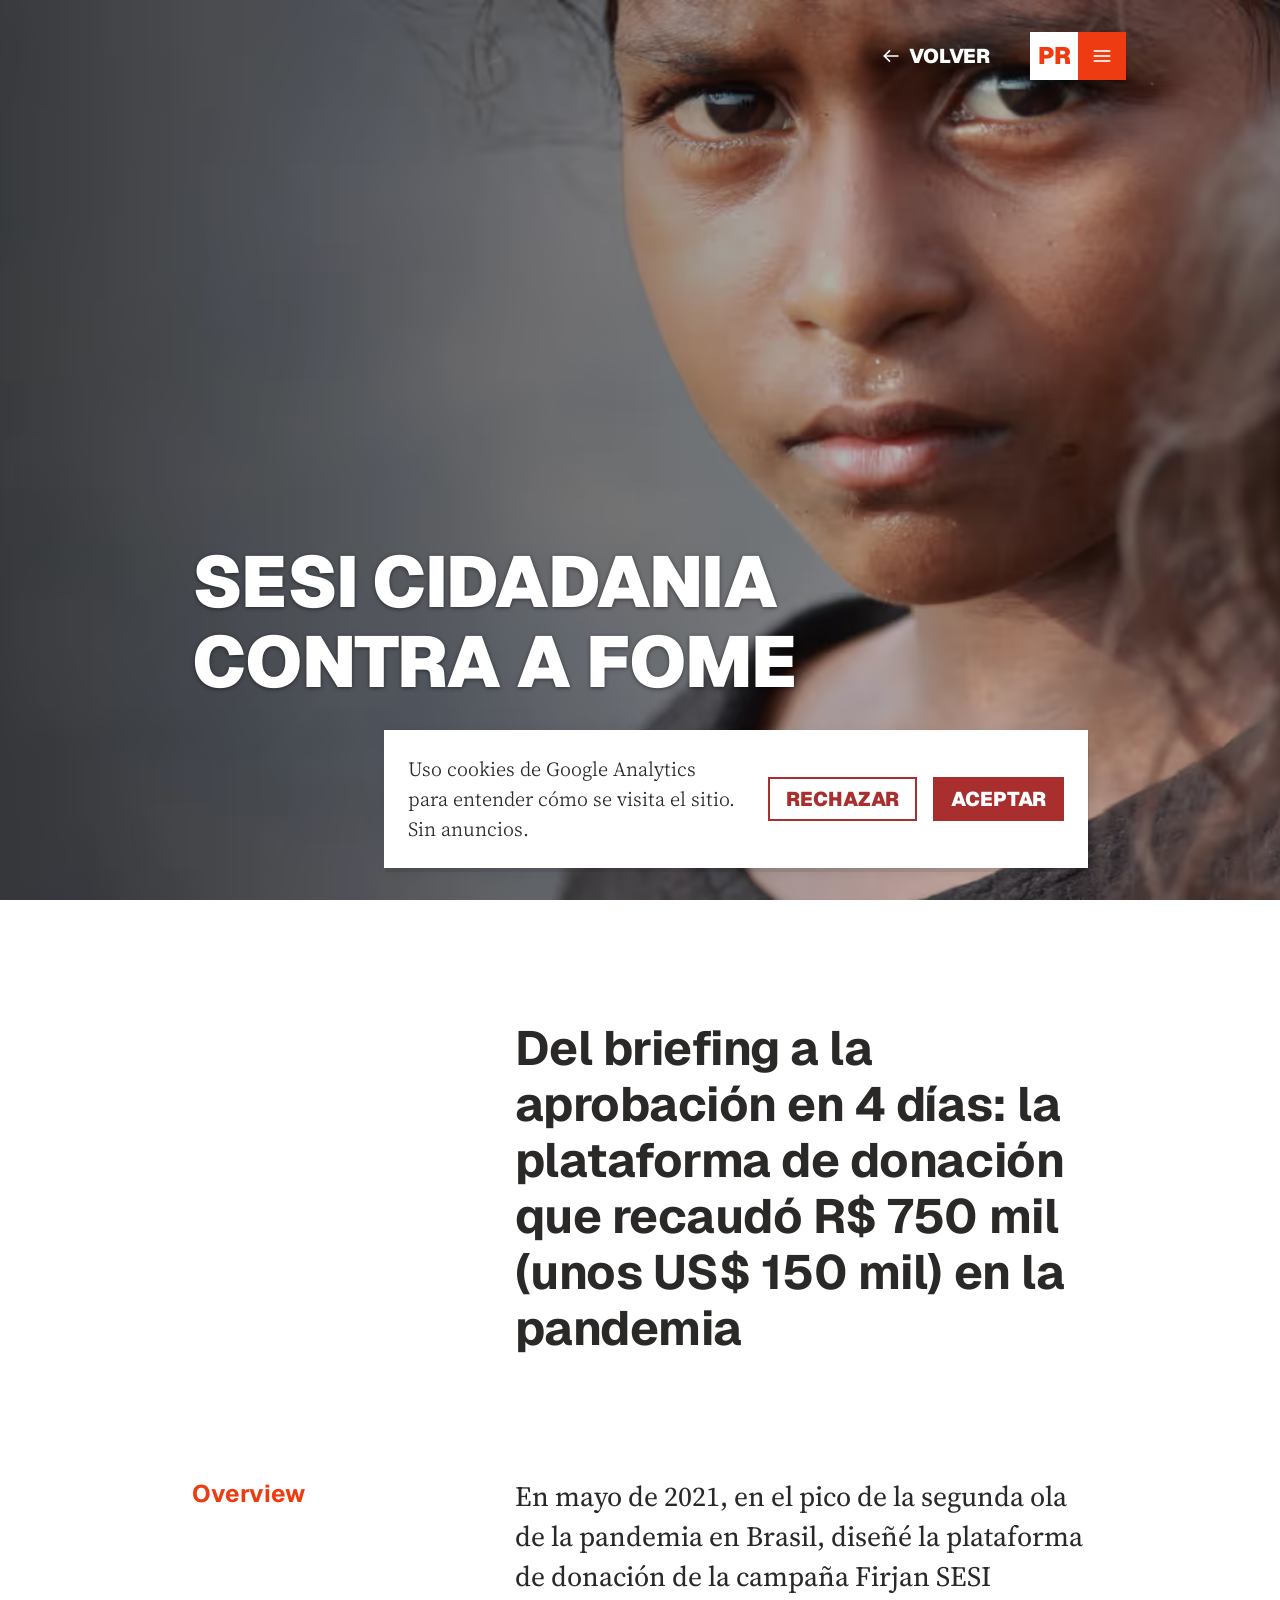
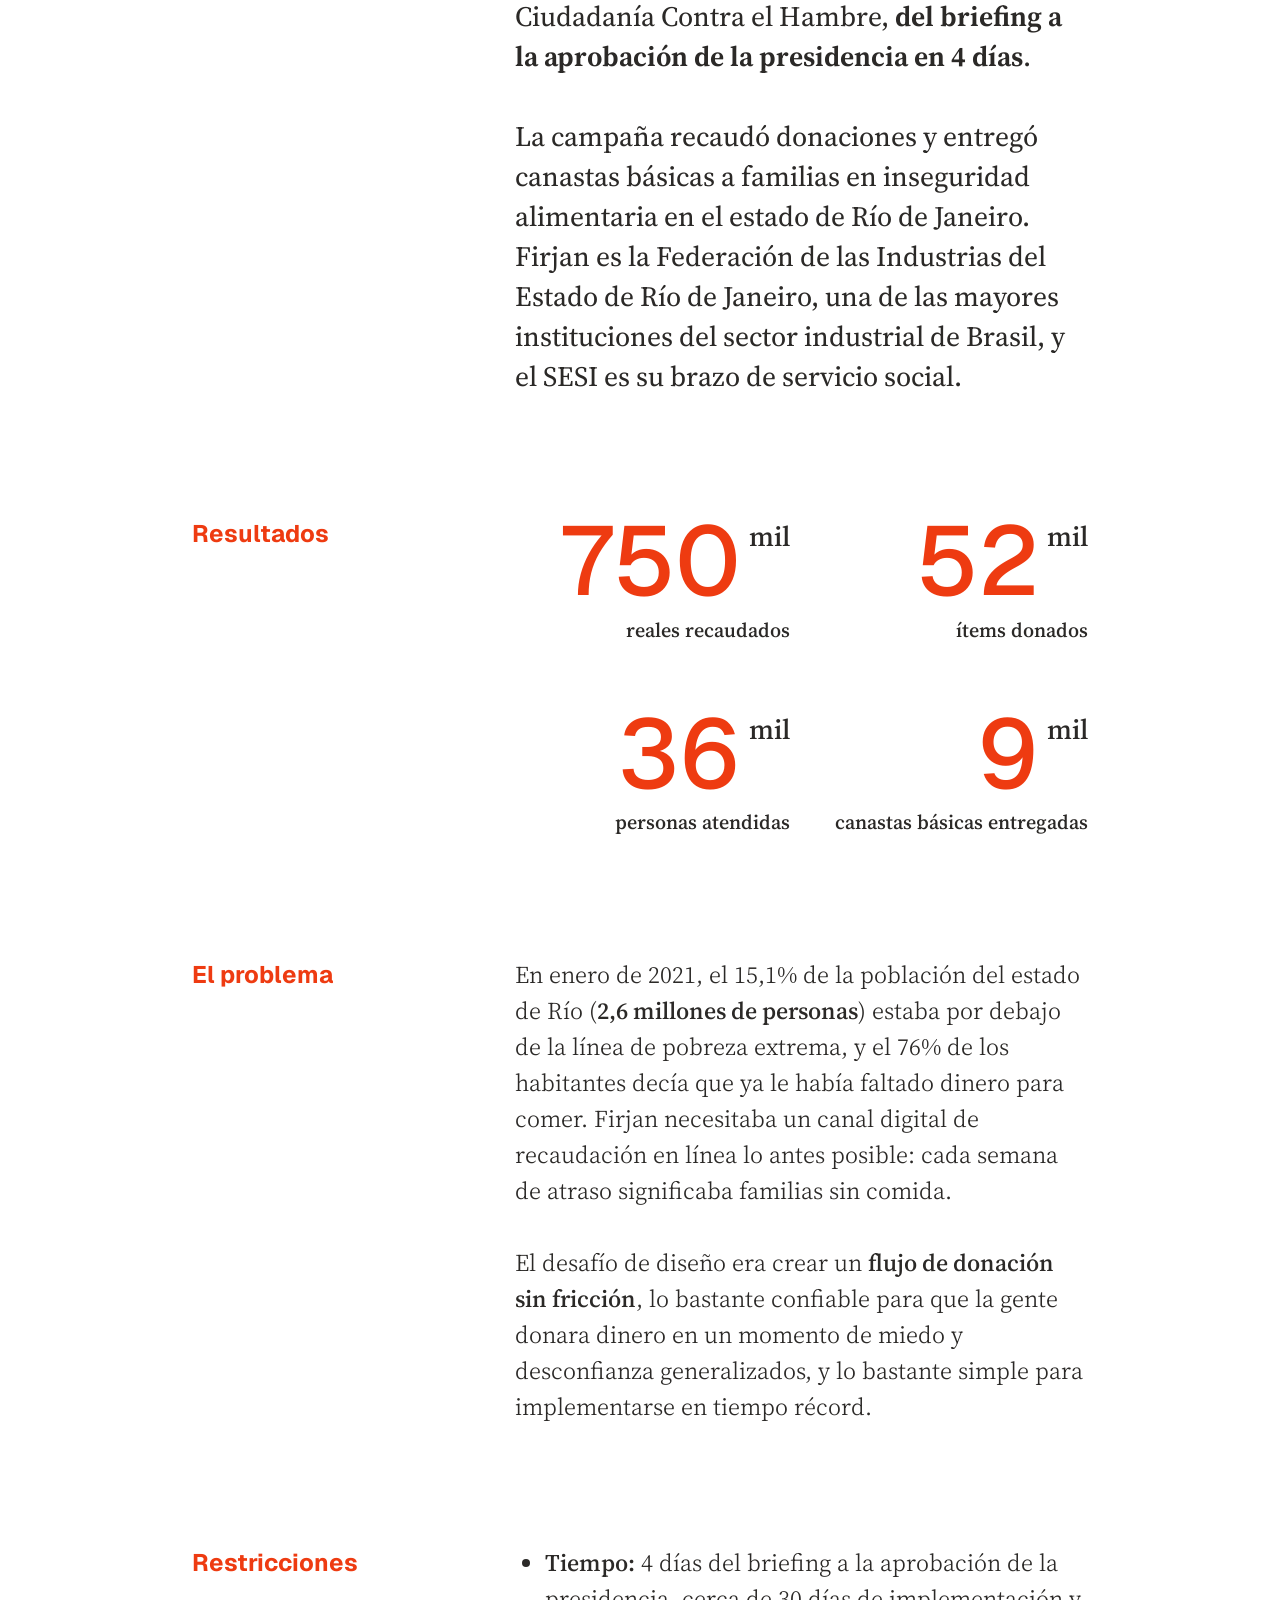
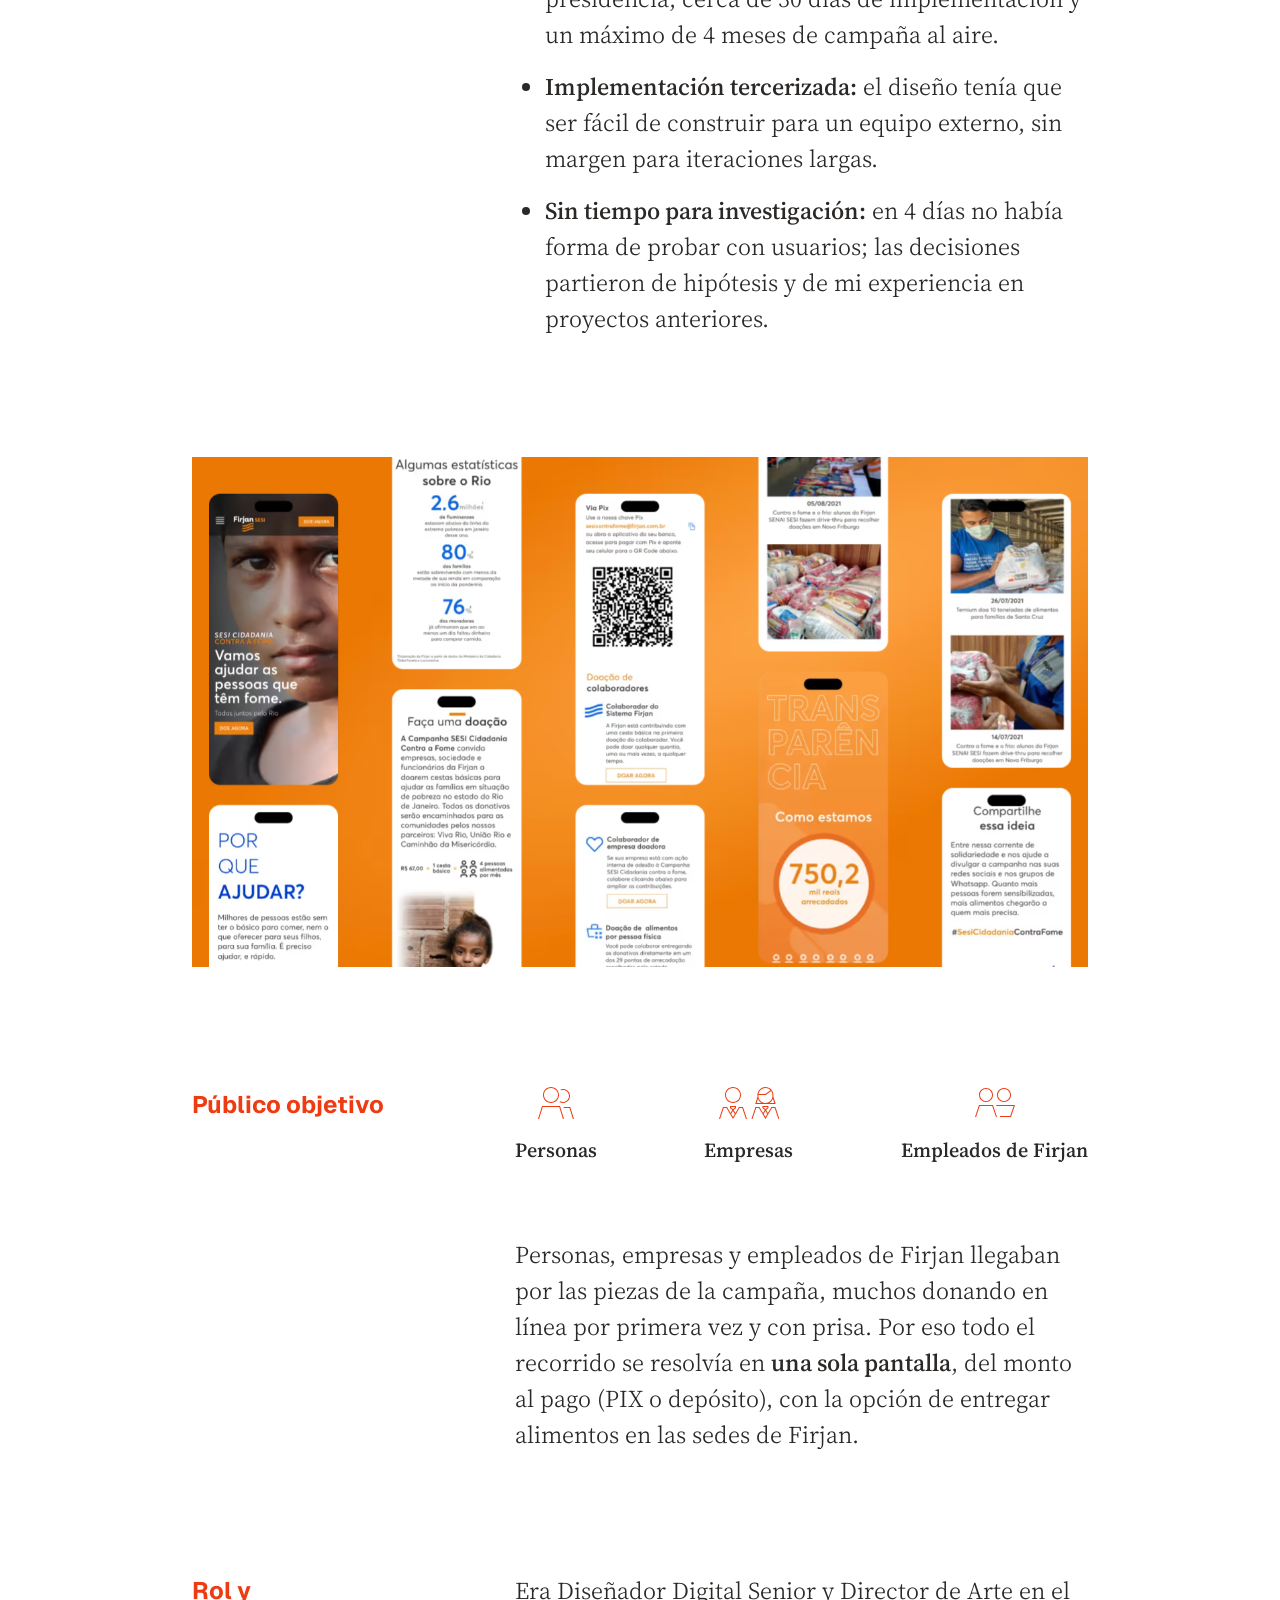
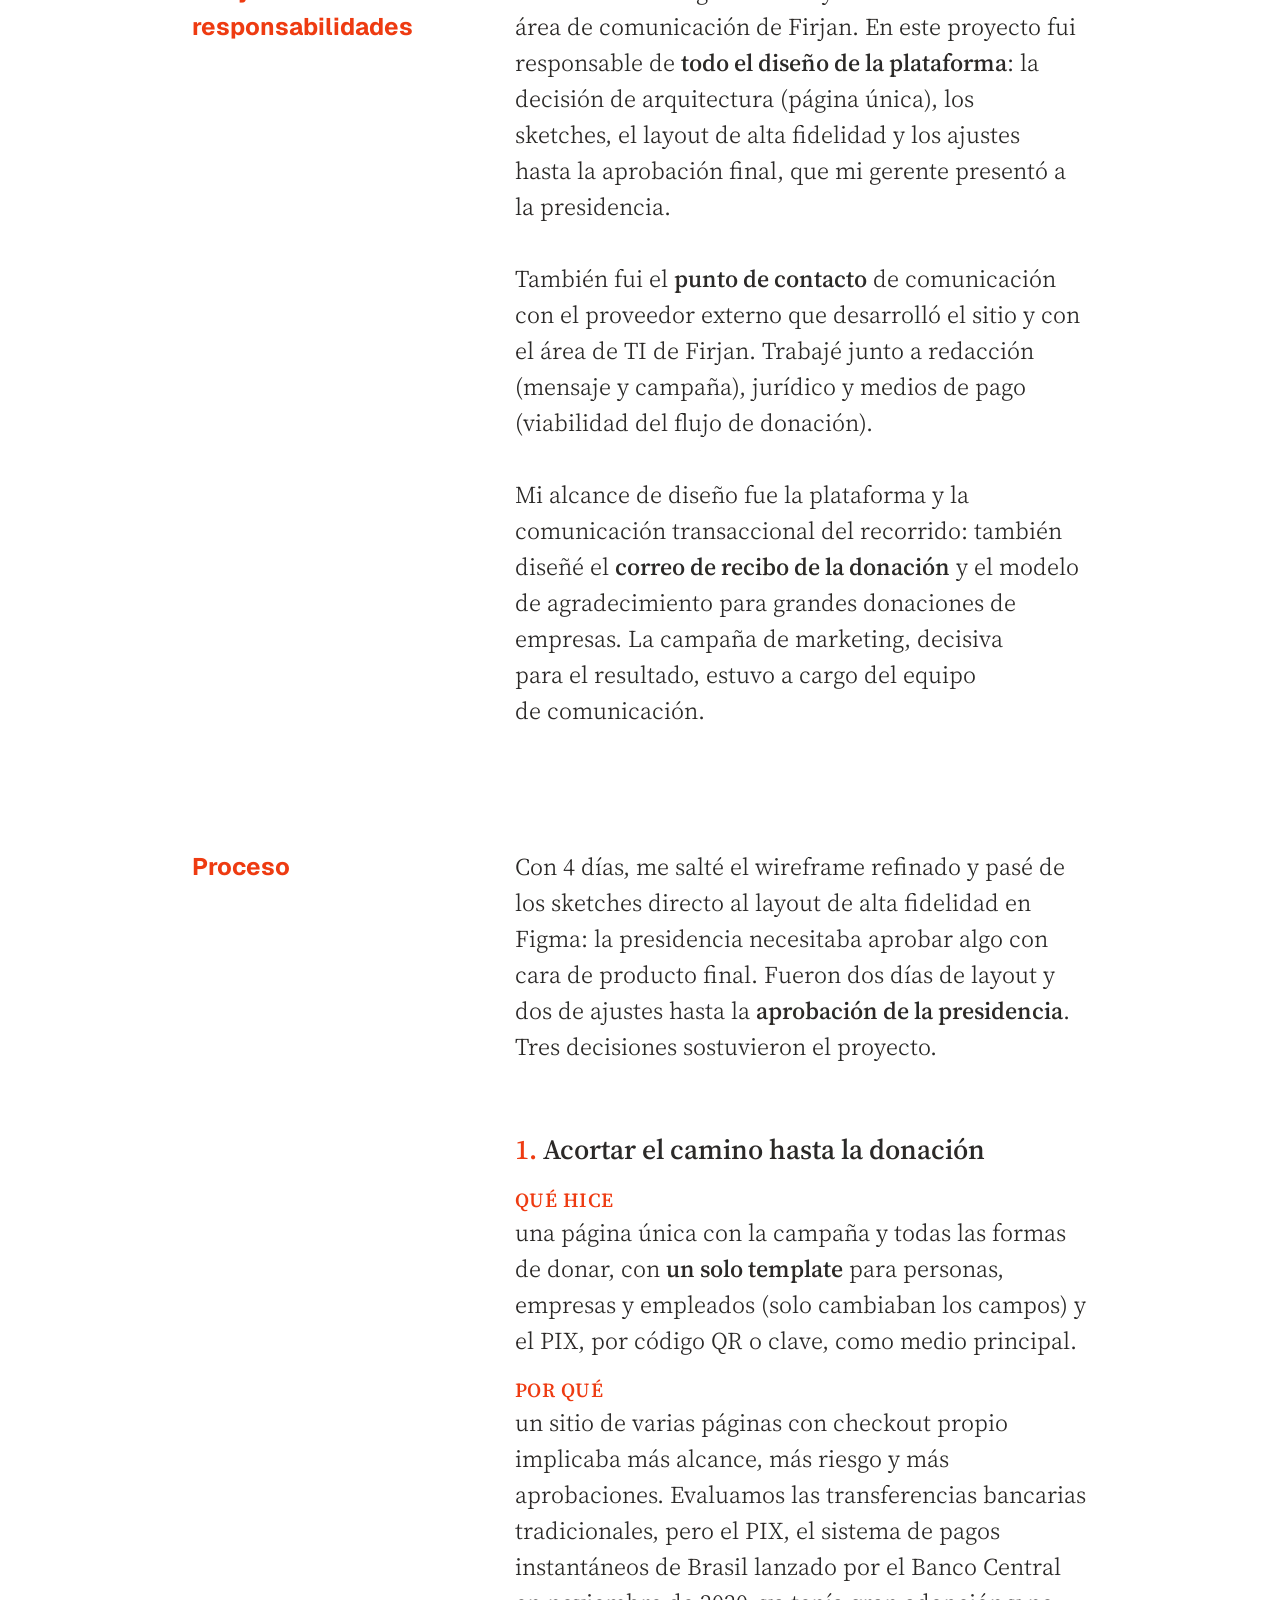
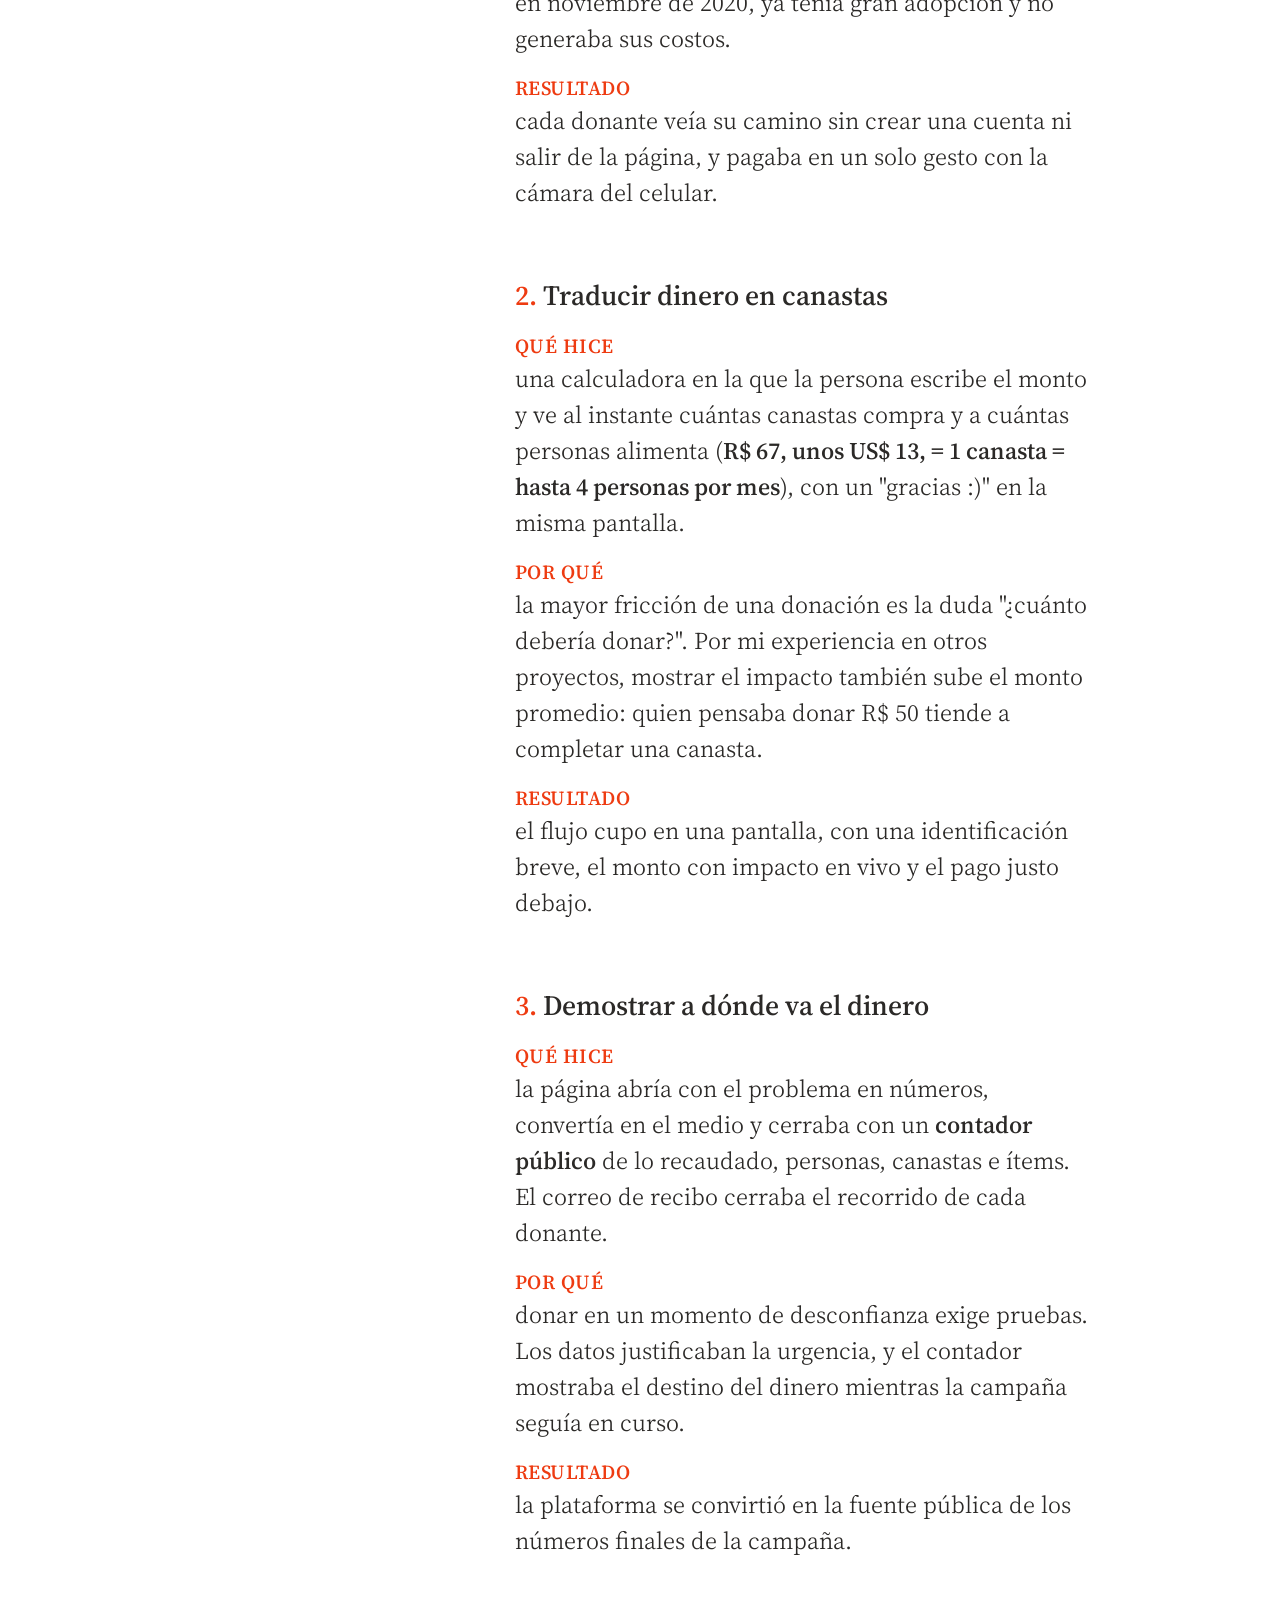
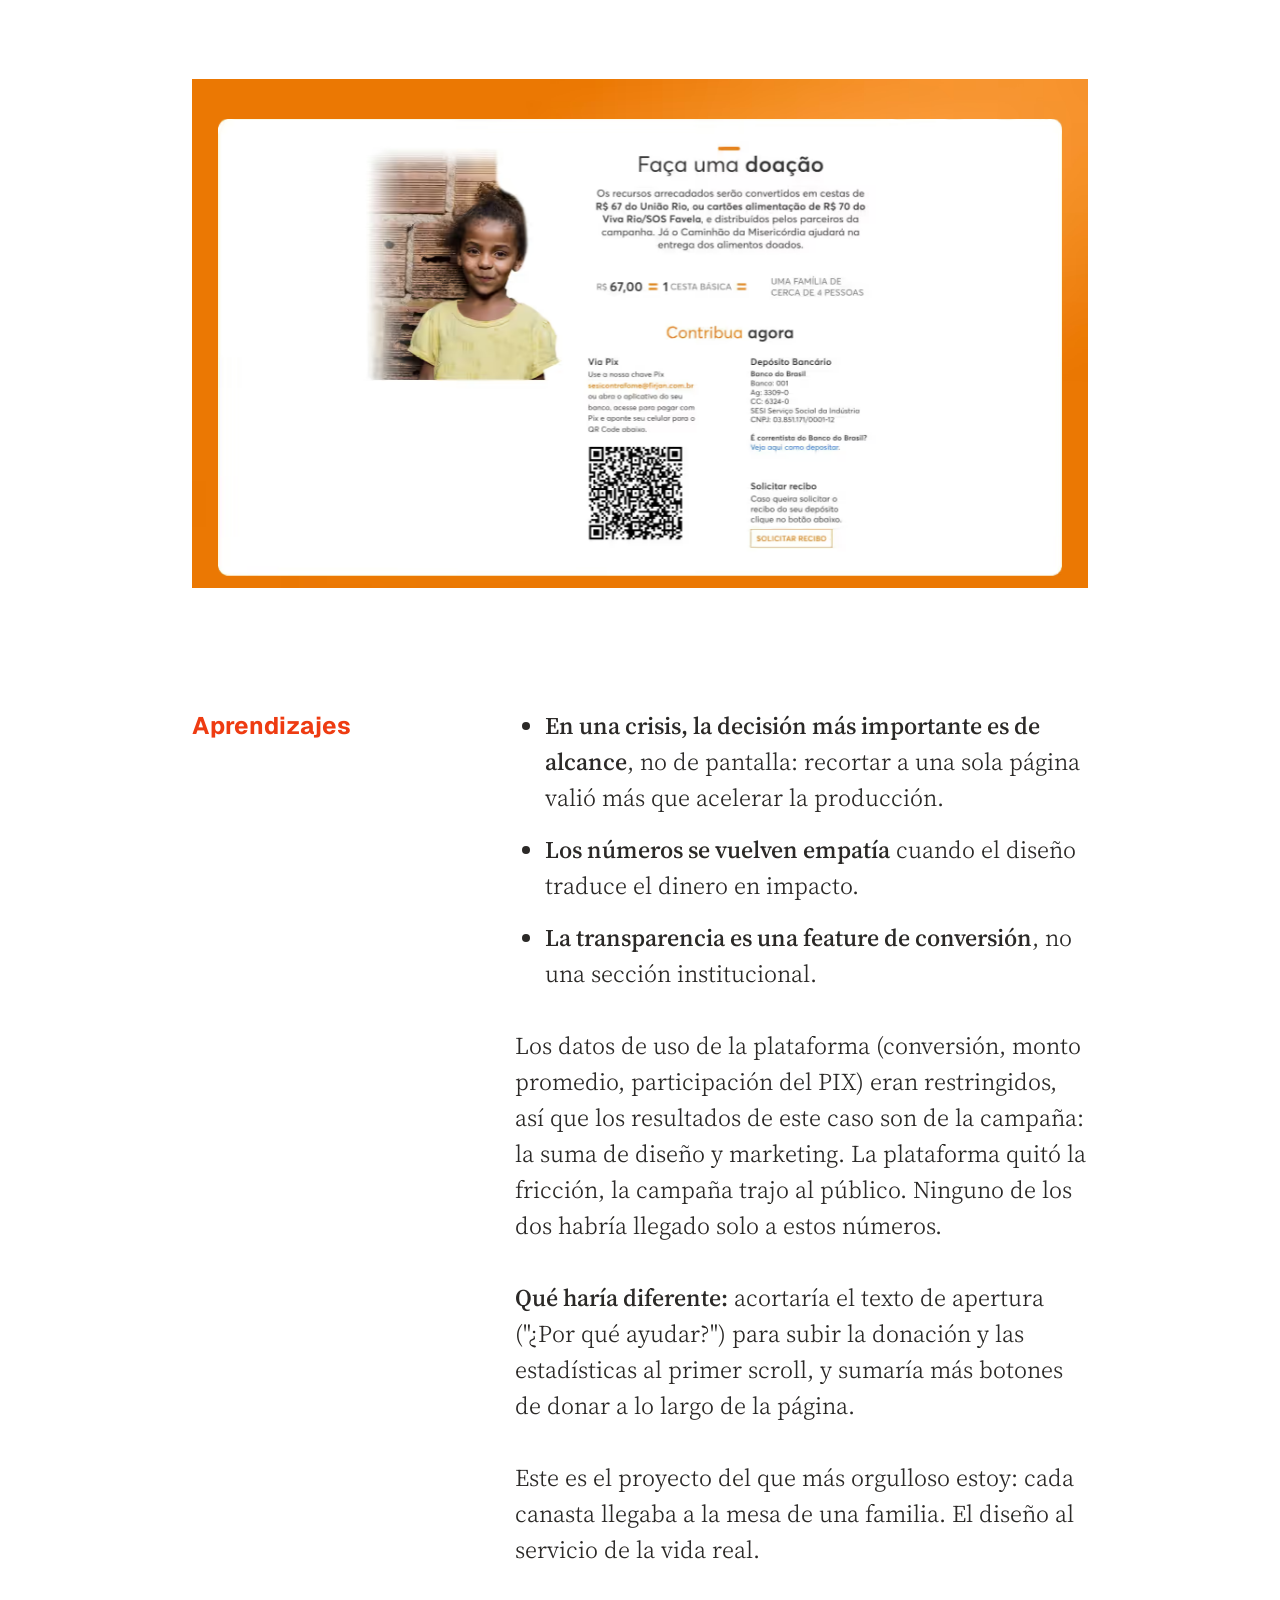
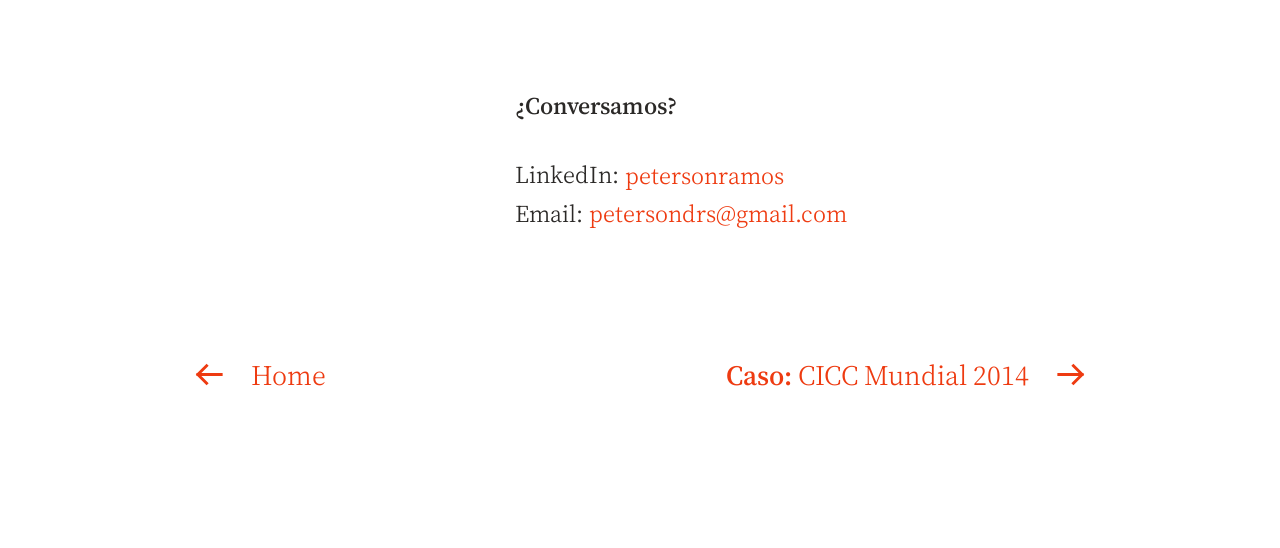
<file: es/cases/sesi-cidadania/index.html>
<!DOCTYPE html><html lang="es-419" data-astro-cid-sckkx6r4> <head><meta charset="UTF-8"><!-- Idioma de entrada: escolha salva no menu ou, sem ela, o idioma do
		     aparelho (PT, EN ou ES; outro qualquer → EN). Roda antes de pintar,
		     para não piscar o idioma errado. Robôs de busca ficam na URL pedida.
		     Fora da 404 (noindex): lá a URL não existe e o redirecionamento
		     entraria em laço. --><script>(function(){const langConfig = "{\"current\":\"es\",\"key\":\"pr-lang\",\"fallback\":\"en\"}";

			(function () {
				var c = JSON.parse(langConfig);
				var supported = ['pt', 'en', 'es'];
				var want = null;
				try {
					want = localStorage.getItem(c.key);
				} catch (e) {}
				if (supported.indexOf(want) < 0) {
					// Só na entrada: vindo de outra página do site, respeita a URL
					// (vale também para quem trocou de idioma sem storage).
					if (document.referrer.indexOf(location.origin + '/') === 0) return;
					if (/bot|crawl|spider|slurp|lighthouse|headless/i.test(navigator.userAgent)) return;
					var device = ((navigator.languages && navigator.languages[0]) || navigator.language || '')
						.slice(0, 2)
						.toLowerCase();
					want = supported.indexOf(device) >= 0 ? device : c.fallback;
				}
				if (want === c.current) return;
				var path = location.pathname.replace(/^\/(en|es)(?=\/|$)/, '') || '/';
				var target = want === 'pt' ? path : '/' + want + path;
				location.replace(target + location.search + location.hash);
			})();
		})();</script><meta name="viewport" content="width=device-width, initial-scale=1"><script>(function(){const gtmId = "GTM-MZGNXW39";
const consentKey = "pr-consent";

			window.dataLayer = window.dataLayer || [];
			function gtag() {
				dataLayer.push(arguments);
			}
			window.gtag = gtag;
			var granted = false;
			try {
				granted = localStorage.getItem(consentKey) === 'granted';
			} catch (e) {}
			gtag('consent', 'default', {
				ad_storage: 'denied',
				ad_user_data: 'denied',
				ad_personalization: 'denied',
				analytics_storage: granted ? 'granted' : 'denied',
				wait_for_update: 500,
			});
			// Snippet oficial do GTM.
			(function (w, d, s, l, i) {
				w[l] = w[l] || [];
				w[l].push({ 'gtm.start': new Date().getTime(), event: 'gtm.js' });
				var f = d.getElementsByTagName(s)[0],
					j = d.createElement(s),
					dl = l != 'dataLayer' ? '&l=' + l : '';
				j.async = true;
				j.src = 'https://www.googletagmanager.com/gtm.js?id=' + i + dl;
				f.parentNode.insertBefore(j, f);
			})(window, document, 'script', 'dataLayer', gtmId);
		})();</script><link rel="icon" href="/favicon.ico" sizes="32x32"><link rel="icon" type="image/svg+xml" href="/favicon.svg"><link rel="apple-touch-icon" href="/apple-touch-icon.png"><meta name="generator" content="Astro v6.4.8"><title>Firjan SESI Ciudadanía Contra el Hambre | Peterson Ramos</title><meta name="description" content="Caso de UX: la plataforma de donación de la campaña Firjan SESI Ciudadanía Contra el Hambre, del briefing a la aprobación en 4 días. R$ 750 mil recaudados."><link rel="canonical" href="https://petersonramos.com.br/es/cases/sesi-cidadania/"><link rel="alternate" hreflang="pt-BR" href="https://petersonramos.com.br/cases/sesi-cidadania/"><link rel="alternate" hreflang="en-US" href="https://petersonramos.com.br/en/cases/sesi-cidadania/"><link rel="alternate" hreflang="es-419" href="https://petersonramos.com.br/es/cases/sesi-cidadania/"><link rel="alternate" hreflang="x-default" href="https://petersonramos.com.br/en/cases/sesi-cidadania/"><meta property="og:type" content="article"><meta property="og:site_name" content="Peterson Ramos"><meta property="og:locale" content="es_LA"><meta property="og:title" content="Firjan SESI Ciudadanía Contra el Hambre | Peterson Ramos"><meta property="og:description" content="Caso de UX: la plataforma de donación de la campaña Firjan SESI Ciudadanía Contra el Hambre, del briefing a la aprobación en 4 días. R$ 750 mil recaudados."><meta property="og:url" content="https://petersonramos.com.br/es/cases/sesi-cidadania/"><meta property="og:image" content="https://petersonramos.com.br/_astro/case_sesi_header_desktop_1x.BHXr10g0_2mP5pk.jpg"><meta property="og:image:width" content="1200"><meta property="og:image:height" content="663"><meta name="twitter:card" content="summary_large_image"><script type="application/ld+json">{"@context":"https://schema.org","@type":"CreativeWork","name":"Firjan SESI Ciudadanía Contra el Hambre","description":"Caso de UX: la plataforma de donación de la campaña Firjan SESI Ciudadanía Contra el Hambre, del briefing a la aprobación en 4 días. R$ 750 mil recaudados.","inLanguage":"es-419","author":{"@type":"Person","name":"Peterson Ramos","jobTitle":"Sénior UX/UI Designer","sameAs":["https://www.linkedin.com/in/petersonramos"]}}</script><link rel="preconnect" href="https://fonts.googleapis.com"><link rel="preconnect" href="https://fonts.gstatic.com" crossorigin><link href="https://fonts.googleapis.com/css2?family=Geist:wght@500..900&family=Source+Serif+4:opsz,wght@8..60,350..700&display=swap" rel="stylesheet"><style>html.lenis,html.lenis body{height:auto}.lenis:not(.lenis-autoToggle).lenis-stopped{overflow:clip}.lenis [data-lenis-prevent],.lenis [data-lenis-prevent-wheel],.lenis [data-lenis-prevent-touch],.lenis [data-lenis-prevent-vertical],.lenis [data-lenis-prevent-horizontal]{overscroll-behavior:contain}.lenis.lenis-smooth iframe{pointer-events:none}.lenis.lenis-autoToggle{transition-property:overflow;transition-duration:1ms;transition-behavior:allow-discrete}
</style><link rel="stylesheet" href="/_astro/Layout.DHzbArR2.css"><link rel="stylesheet" href="/_astro/_slug_.D8Np0i6a.css"><link rel="stylesheet" href="/_astro/NavMenu.BUhfsTg2.css"></head> <body data-astro-cid-sckkx6r4> <noscript> <iframe src="https://www.googletagmanager.com/ns.html?id=GTM-MZGNXW39" height="0" width="0" style="display:none;visibility:hidden" title="Google Tag Manager" data-astro-cid-sckkx6r4></iframe> </noscript> <a href="#conteudo" class="skip-link" data-astro-cid-sckkx6r4>Saltar al contenido</a>  <div class="reading-progress" aria-hidden="true" data-astro-cid-wj3rqict></div>  <script type="module">if(!CSS.supports("animation-timeline: scroll()")){const t=document.querySelector(".reading-progress");if(t){let e=!1;const n=()=>{const s=document.documentElement.scrollHeight-window.innerHeight;t.style.setProperty("--progress",String(s>0?Math.min(window.scrollY/s,1):0)),e=!1},r=()=>{e||(e=!0,requestAnimationFrame(n))};addEventListener("scroll",r,{passive:!0}),addEventListener("resize",r),n()}}</script> <script type="module" src="/_astro/SmoothScroll.astro_astro_type_script_index_0_lang.VuBtUxyv.js"></script> <nav class="case-nav" aria-label="Secciones del caso" data-case-nav data-astro-cid-j6ofnyje> <ul class="case-nav__list" data-astro-cid-j6ofnyje> <li data-astro-cid-j6ofnyje> <a href="#overview" class="case-nav__item" data-case-nav-item="overview" data-astro-cid-j6ofnyje> <span class="case-nav__dash" style="--w: 0.370" aria-hidden="true" data-astro-cid-j6ofnyje></span> <span class="case-nav__label" data-astro-cid-j6ofnyje> <span class="case-nav__text" data-astro-cid-j6ofnyje>Overview</span> </span> </a> </li><li data-astro-cid-j6ofnyje> <a href="#resultados" class="case-nav__item" data-case-nav-item="resultados" data-astro-cid-j6ofnyje> <span class="case-nav__dash" style="--w: 0.000" aria-hidden="true" data-astro-cid-j6ofnyje></span> <span class="case-nav__label" data-astro-cid-j6ofnyje> <span class="case-nav__text" data-astro-cid-j6ofnyje>Resultados</span> </span> </a> </li><li data-astro-cid-j6ofnyje> <a href="#o-problema" class="case-nav__item" data-case-nav-item="o-problema" data-astro-cid-j6ofnyje> <span class="case-nav__dash" style="--w: 0.402" aria-hidden="true" data-astro-cid-j6ofnyje></span> <span class="case-nav__label" data-astro-cid-j6ofnyje> <span class="case-nav__text" data-astro-cid-j6ofnyje>El problema</span> </span> </a> </li><li data-astro-cid-j6ofnyje> <a href="#restricoes" class="case-nav__item" data-case-nav-item="restricoes" data-astro-cid-j6ofnyje> <span class="case-nav__dash" style="--w: 0.312" aria-hidden="true" data-astro-cid-j6ofnyje></span> <span class="case-nav__label" data-astro-cid-j6ofnyje> <span class="case-nav__text" data-astro-cid-j6ofnyje>Restricciones</span> </span> </a> </li><li data-astro-cid-j6ofnyje> <a href="#publico-alvo" class="case-nav__item" data-case-nav-item="publico-alvo" data-astro-cid-j6ofnyje> <span class="case-nav__dash" style="--w: 0.232" aria-hidden="true" data-astro-cid-j6ofnyje></span> <span class="case-nav__label" data-astro-cid-j6ofnyje> <span class="case-nav__text" data-astro-cid-j6ofnyje>Público objetivo</span> </span> </a> </li><li data-astro-cid-j6ofnyje> <a href="#funcao-e-responsabilidades" class="case-nav__item" data-case-nav-item="funcao-e-responsabilidades" data-astro-cid-j6ofnyje> <span class="case-nav__dash" style="--w: 0.552" aria-hidden="true" data-astro-cid-j6ofnyje></span> <span class="case-nav__label" data-astro-cid-j6ofnyje> <span class="case-nav__text" data-astro-cid-j6ofnyje>Rol y responsabilidades</span> </span> </a> </li><li data-astro-cid-j6ofnyje> <a href="#processo" class="case-nav__item" data-case-nav-item="processo" data-astro-cid-j6ofnyje> <span class="case-nav__dash" style="--w: 1.000" aria-hidden="true" data-astro-cid-j6ofnyje></span> <span class="case-nav__label" data-astro-cid-j6ofnyje> <span class="case-nav__text" data-astro-cid-j6ofnyje>Proceso</span> </span> </a> </li><li data-astro-cid-j6ofnyje> <a href="#aprendizados" class="case-nav__item" data-case-nav-item="aprendizados" data-astro-cid-j6ofnyje> <span class="case-nav__dash" style="--w: 0.581" aria-hidden="true" data-astro-cid-j6ofnyje></span> <span class="case-nav__label" data-astro-cid-j6ofnyje> <span class="case-nav__text" data-astro-cid-j6ofnyje>Aprendizajes</span> </span> </a> </li> </ul> </nav> <script type="module">const c=document.querySelector("[data-case-nav]");if(c){const t=[...c.querySelectorAll("[data-case-nav-item]")],u=t.map(i=>document.getElementById(i.dataset.caseNavItem??"")),o=document.querySelector("[data-case-hero]");let a=-1,r=!1;const n=()=>{r=!1,c.toggleAttribute("data-visible",!o||o.getBoundingClientRect().bottom<=0);const i=innerHeight*.4;let e=0;u.forEach((s,l)=>{s&&s.getBoundingClientRect().top<=i&&(e=l)}),e!==a&&(t[a]?.removeAttribute("aria-current"),t[e]?.setAttribute("aria-current","true"),a=e)};addEventListener("scroll",()=>{r||(r=!0,requestAnimationFrame(n))},{passive:!0}),addEventListener("resize",n),n()}</script><main id="conteudo" class="pb-page-bottom"> <!-- Voltar leva à home até existir a lista de projetos --> <header class="relative" data-case-hero>  <figure class="m-0 w-full relative" data-nav-tone="dark" data-snap="start" data-astro-cid-mzzv3rig><picture class="case-tint-box" style="--tint:#675a56;--tint-sm:#534641" data-astro-cid-mzzv3rig><source media="(max-width: 47.999rem)" type="image/avif" srcset="/_astro/case_sesi_header_mobile_1x.CjwTzS9i_Z13c4Gh.avif 192w, /_astro/case_sesi_header_mobile_1x.CjwTzS9i_ttf3W.avif 384w, /_astro/case_sesi_header_mobile_1x.CjwTzS9i_1fkGWy.avif 576w, /_astro/case_sesi_header_mobile_1x.CjwTzS9i_1ul2kO.avif 768w" sizes="max(100vw, min(114vh, 122vw))" width="768" height="675" data-astro-cid-mzzv3rig><source media="(max-width: 47.999rem)" type="image/webp" srcset="/_astro/case_sesi_header_mobile_1x.CjwTzS9i_Z96SKm.webp 192w, /_astro/case_sesi_header_mobile_1x.CjwTzS9i_1nypYR.webp 384w, /_astro/case_sesi_header_mobile_1x.CjwTzS9i_29pRSt.webp 576w, /_astro/case_sesi_header_mobile_1x.CjwTzS9i_2oqdgJ.webp 768w" sizes="max(100vw, min(114vh, 122vw))" width="768" height="675" data-astro-cid-mzzv3rig><source type="image/avif" srcset="/_astro/case_sesi_header_desktop_1x.BHXr10g0_2dGY2Q.avif 639w, /_astro/case_sesi_header_desktop_1x.BHXr10g0_Z20bU02.avif 1278w, /_astro/case_sesi_header_desktop_1x.BHXr10g0_Z29CKXU.avif 1916w, /_astro/case_sesi_header_desktop_1x.BHXr10g0_Z1EF67.avif 2555w" sizes="max(100vw, min(181vh, 167vw))" data-astro-cid-mzzv3rig><source type="image/webp" srcset="/_astro/case_sesi_header_desktop_1x.BHXr10g0_Z1wgrG5.webp 639w, /_astro/case_sesi_header_desktop_1x.BHXr10g0_Z1oOb0v.webp 1278w, /_astro/case_sesi_header_desktop_1x.BHXr10g0_14jEjx.webp 1916w, /_astro/case_sesi_header_desktop_1x.BHXr10g0_Z1RTnBA.webp 2555w" sizes="max(100vw, min(181vh, 167vw))" data-astro-cid-mzzv3rig><img src="/_astro/case_sesi_header_desktop_1x.BHXr10g0_1fFpYu.jpg" alt="Foto de dos niños mirando a la cámara" width="2555" height="1412" loading="eager" fetchpriority="high" decoding="sync" class="block h-auto w-full case-hero-img case-tint" onload="this.classList.add('is-loaded')" data-astro-cid-mzzv3rig></picture><h1 class="case-hero-title absolute inset-x-0 m-0 px-page-x font-display font-black uppercase text-ink-inverted" data-astro-cid-mzzv3rig><span class="block" data-astro-cid-mzzv3rig>Sesi Cidadania</span><span class="block" data-astro-cid-mzzv3rig>Contra a Fome</span></h1></figure> <div class="absolute inset-x-0 top-0 flex justify-end px-page-x pt-page-top"> <nav class="nav-fixed group flex items-center gap-md" aria-label="Menú principal" data-nav data-label-open="Abrir menú" data-label-close="Cerrar menú" data-label-copied="Copiado" data-label-email-copied="Correo copiado" data-lang-key="pr-lang" data-astro-cid-hviy6i6g> <a href="/es/" data-nav-back class="link-marker link-marker--rtl nav-back font-display font-black uppercase text-nav-label focus-visible:outline-2 focus-visible:-outline-offset-2 focus-visible:outline-brand-dark" data-astro-cid-hviy6i6g> <span class="nav-back__label" data-astro-cid-hviy6i6g> <svg width="24" height="24" viewBox="0 0 24 24" fill="none" class="size-nav-item-icon shrink-0" aria-hidden="true" data-astro-cid-hviy6i6g="true">
<g>
<path d="M20 12H4M10 18L4 12L10 6" stroke-width="2" stroke-linecap="square" stroke="currentColor" />
</g>
</svg> <span class="max-md:sr-only" data-astro-cid-hviy6i6g>Volver</span> </span> <span class="link-marker-fill" aria-hidden="true" data-astro-cid-hviy6i6g> <span class="link-marker-fill-text nav-back__label nav-back__clone" data-astro-cid-hviy6i6g> <svg width="24" height="24" viewBox="0 0 24 24" fill="none" class="size-nav-item-icon shrink-0" aria-hidden="true" data-astro-cid-hviy6i6g="true">
<g>
<path d="M20 12H4M10 18L4 12L10 6" stroke-width="2" stroke-linecap="square" stroke="currentColor" />
</g>
</svg> <span class="max-md:hidden" data-astro-cid-hviy6i6g>Volver</span> </span> </span> </a> <!-- Barra + painéis do menu (o Voltar fica de fora). --> <div class="relative shrink-0" data-nav-menu data-astro-cid-hviy6i6g> <div class="flex shadow-nav" data-astro-cid-hviy6i6g> <a href="/es/" class="flex size-nav items-center justify-center font-display font-black uppercase text-nav text-accent bg-gray-0 hover:bg-brand-light focus-visible:outline-2 focus-visible:-outline-offset-2 focus-visible:outline-brand-dark" aria-label="Peterson Ramos, inicio" data-astro-cid-hviy6i6g>
PR
</a> <div id="nav-menu-links" class="nav-links" data-astro-cid-hviy6i6g> <ul class="m-0 flex min-w-0 list-none overflow-hidden whitespace-nowrap p-0" data-astro-cid-hviy6i6g> <li data-astro-cid-hviy6i6g> <a href="/es/sobre/" class="flex h-nav items-center px-nav-label-padding font-display font-black uppercase text-nav-label text-ink-inverted transition-colors bg-accent hover:bg-brand-dark focus-visible:outline-2 focus-visible:-outline-offset-2 focus-visible:outline-brand-dark" data-astro-cid-hviy6i6g> <span class="nav-label" data-astro-cid-hviy6i6g>Sobre mí</span> </a> </li> <li data-astro-cid-hviy6i6g> <button type="button" class="flex h-nav cursor-pointer items-center border-0 px-nav-label-padding font-display font-black uppercase text-nav-label text-ink-inverted transition-colors bg-accent hover:bg-brand-dark focus-visible:outline-2 focus-visible:-outline-offset-2 focus-visible:outline-brand-dark aria-expanded:bg-brand-dark" aria-expanded="false" aria-controls="nav-contact" data-contact-toggle data-astro-cid-hviy6i6g> <span class="nav-label" data-astro-cid-hviy6i6g>Contacto</span> </button> </li> <li data-astro-cid-hviy6i6g> <button type="button" class="flex size-nav cursor-pointer items-center justify-center border-0 p-0 font-display font-black uppercase text-nav-label text-ink-inverted transition-colors bg-accent hover:bg-brand-dark focus-visible:outline-2 focus-visible:-outline-offset-2 focus-visible:outline-brand-dark aria-expanded:bg-brand-dark" aria-expanded="false" aria-controls="nav-lang" aria-label="Idioma: Español" data-lang-toggle data-astro-cid-hviy6i6g> <span class="nav-label" data-astro-cid-hviy6i6g>es</span> </button> </li> </ul> </div> <button type="button" class="flex size-nav cursor-pointer items-center justify-center border-0 p-0 text-ink-inverted transition-colors duration-300 bg-accent hover:bg-brand-dark focus-visible:outline-2 focus-visible:-outline-offset-2 focus-visible:outline-brand-dark group-data-open:bg-gray-0 group-data-open:text-accent group-data-open:hover:bg-brand-light" aria-expanded="false" aria-controls="nav-menu-links" aria-label="Abrir menú" data-nav-toggle data-astro-cid-hviy6i6g> <!-- Hambúrguer que vira X (Figma: icon/bars → icon/close, traço 2) --> <svg class="block size-nav-icon" viewBox="0 0 24 24" fill="none" stroke="currentColor" stroke-width="2" stroke-linecap="square" aria-hidden="true" data-astro-cid-hviy6i6g> <path class="nav-bar nav-bar-top" d="M3 6H21" data-astro-cid-hviy6i6g></path> <path class="nav-bar nav-bar-mid" d="M3 12H21" data-astro-cid-hviy6i6g></path> <path class="nav-bar nav-bar-bot" d="M3 18H21" data-astro-cid-hviy6i6g></path> </svg> </button> </div> <!-- Outros idiomas: quadrados empilhados logo abaixo do item de idioma,
		     que é o último antes do ✕. --> <div id="nav-lang" class="nav-lang absolute top-full right-nav z-20 pt-1" data-astro-cid-hviy6i6g> <ul class="m-0 flex list-none flex-col p-0 shadow-nav" data-astro-cid-hviy6i6g> <li data-astro-cid-hviy6i6g> <a href="/en/cases/sesi-cidadania/" hreflang="en" lang="en" aria-label="English" data-lang-choice="en" class="flex size-nav items-center justify-center font-display font-black uppercase text-nav-label text-ink-inverted transition-colors bg-accent hover:bg-brand-dark focus-visible:outline-2 focus-visible:-outline-offset-2 focus-visible:outline-brand-dark" data-astro-cid-hviy6i6g> en </a> </li><li data-astro-cid-hviy6i6g> <a href="/cases/sesi-cidadania/" hreflang="pt" lang="pt" aria-label="Português" data-lang-choice="pt" class="flex size-nav items-center justify-center font-display font-black uppercase text-nav-label text-ink-inverted transition-colors bg-accent hover:bg-brand-dark focus-visible:outline-2 focus-visible:-outline-offset-2 focus-visible:outline-brand-dark" data-astro-cid-hviy6i6g> pt </a> </li> </ul> </div> <!-- Painel de contato, alinhado à direita do item Contato (recua o idioma e
		     o ✕, ver .nav-contact). O pt-1 transparente afasta o painel da barra. --> <div id="nav-contact" class="nav-contact absolute top-full z-20 pt-1" data-astro-cid-hviy6i6g> <div class="flex w-nav-panel flex-col bg-accent p-nav-panel-padding shadow-nav" data-astro-cid-hviy6i6g> <div class="flex h-nav-item items-center gap-sm" data-astro-cid-hviy6i6g> <a href="mailto:petersondrs@gmail.com" class="nav-contact-row min-w-0 flex-1 focus-visible:outline-2 focus-visible:outline-offset-2 focus-visible:outline-gray-0" data-astro-cid-hviy6i6g> <svg width="24" height="24" viewBox="0 0 24 24" fill="none" class="size-nav-item-icon shrink-0" aria-hidden="true" data-astro-cid-hviy6i6g="true">
<g id="icon/envelope">
<path id="shape" d="M3 6L12 13L21 6M3 5H21V19H3V5Z" stroke-width="2" stroke-linecap="square" stroke="currentColor" />
</g>
</svg> <span class="nav-email" data-email-text data-astro-cid-hviy6i6g>petersondrs@gmail.com</span> </a> <button type="button" class="flex cursor-pointer border-0 bg-transparent p-0 text-ink-inverted hover:opacity-80 focus-visible:outline-2 focus-visible:outline-offset-2 focus-visible:outline-gray-0" aria-label="Copiar correo" data-copy-email="petersondrs@gmail.com" data-astro-cid-hviy6i6g> <svg width="24" height="24" viewBox="0 0 24 24" fill="none" class="size-nav-item-icon" aria-hidden="true" data-astro-cid-hviy6i6g="true">
<g id="icon/copy">
<path id="shape" d="M16 8V3H3V16H8M8 8H21V21H8V8Z" stroke-width="2" stroke-linecap="square" stroke="currentColor" />
</g>
</svg> </button> </div> <a href="https://www.linkedin.com/in/petersonramos" target="_blank" rel="noopener noreferrer" class="nav-contact-row h-nav-item focus-visible:outline-2 focus-visible:outline-offset-2 focus-visible:outline-gray-0" data-astro-cid-hviy6i6g> <svg width="24" height="24" viewBox="0 0 24 24" fill="none" class="size-nav-item-icon shrink-0" aria-hidden="true" data-astro-cid-hviy6i6g="true">
<g id="icon/external-link">
<path id="shape" d="M20 10V4H14M20 4L11 13M18 14V20H4V6H10" stroke-width="2" stroke-linecap="square" stroke="currentColor" />
</g>
</svg> <span data-astro-cid-hviy6i6g>LinkedIn</span> </a>  <button type="button" class="nav-contact-row h-nav-item cursor-pointer border-0 bg-transparent p-0 text-left focus-visible:outline-2 focus-visible:outline-offset-2 focus-visible:outline-gray-0" data-cookie-reopen data-astro-cid-hviy6i6g> <svg width="24" height="24" viewBox="0 0 24 24" fill="none" class="size-nav-item-icon shrink-0" aria-hidden="true" data-astro-cid-hviy6i6g="true">
<g id="icon/cookie">
<path id="shape" d="M20.5 12.5A8.5 8.5 0 1 1 11.5 3.5A3 3 0 0 0 15 7.5A3 3 0 0 0 20.5 12.5Z" stroke-width="2" stroke-linecap="square" stroke="currentColor" />
<path id="chips" d="M8.5 10.5H8.51M12 14H12.01M8.5 16H8.51" stroke-width="2.5" stroke-linecap="square" stroke="currentColor" />
</g>
</svg> <span data-astro-cid-hviy6i6g>Cookies</span> </button> <span class="sr-only" aria-live="polite" data-copy-status data-astro-cid-hviy6i6g></span> </div> </div> </div> </nav> <script type="module">const m=document.querySelector(".progressive-blur"),h=document.querySelectorAll("[data-nav]");if(h.length){const s=document.querySelectorAll('[data-nav-tone="dark"]'),o=()=>{h.forEach(a=>{const c=a.querySelector(".nav-back");if(!c)return;const i=c.getBoundingClientRect(),n=i.top+i.height/2,u=[...s].some(g=>{const p=g.getBoundingClientRect();return p.top<=n&&p.bottom>=n&&p.left<=i.right&&p.right>=i.left});a.toggleAttribute("data-tone-dark",u)})};addEventListener("resize",o),o();let r=scrollY,d=!1;const f=()=>{d=!1;const a=Math.max(0,scrollY),c=a-r;if(o(),Math.abs(c)<6&&a>80)return;h.forEach(n=>{const u=n.hasAttribute("data-open")||!!n.querySelector(":focus-visible"),g=a>80&&c>0&&!u;n.toggleAttribute("data-nav-hidden",g)});const i=[...h].some(n=>!n.hasAttribute("data-nav-hidden"));m?.classList.toggle("is-hidden",a<=80||!i),r=a};addEventListener("scroll",()=>{d||(d=!0,requestAnimationFrame(f))},{passive:!0}),h.forEach(a=>a.addEventListener("focusin",()=>{a.removeAttribute("data-nav-hidden"),m?.classList.toggle("is-hidden",scrollY<=80)}))}h.forEach(t=>{const l=t.querySelector("[data-nav-toggle]");if(!l)return;const s=t.querySelector("[data-contact-toggle]"),o=e=>{t.toggleAttribute("data-contact-open",e),s?.setAttribute("aria-expanded",String(e))},r=()=>t.hasAttribute("data-contact-open"),d=t.querySelector("[data-lang-toggle]"),f=e=>{t.toggleAttribute("data-lang-open",e),d?.setAttribute("aria-expanded",String(e))},a=()=>t.hasAttribute("data-lang-open"),c=e=>{t.toggleAttribute("data-open",e),l.setAttribute("aria-expanded",String(e)),l.setAttribute("aria-label",(e?t.dataset.labelClose:t.dataset.labelOpen)??""),e||(o(!1),f(!1))},i=()=>t.hasAttribute("data-open");s?.addEventListener("click",()=>{f(!1),o(!r())}),d?.addEventListener("click",()=>{o(!1),f(!a())}),t.querySelectorAll("[data-lang-choice]").forEach(e=>{e.addEventListener("click",()=>{try{localStorage.setItem(t.dataset.langKey??"",e.dataset.langChoice??"")}catch{}})});const n=t.querySelector("[data-copy-email]"),u=t.querySelector("[data-email-text]"),g=t.querySelector("[data-copy-status]");let p;n?.addEventListener("click",async()=>{const e=n.dataset.copyEmail??"";try{await navigator.clipboard.writeText(e)}catch{return}u&&(u.textContent=t.dataset.labelCopied??""),g&&(g.textContent=t.dataset.labelEmailCopied??""),window.clearTimeout(p),p=window.setTimeout(()=>{u&&(u.textContent=e),g&&(g.textContent="")},1500)}),l.addEventListener("click",()=>c(!i())),t.querySelector("[data-cookie-reopen]")?.addEventListener("click",()=>{c(!1),dispatchEvent(new Event("pr:cookies-open"))}),document.addEventListener("click",e=>{i()&&!t.contains(e.target)&&c(!1)}),document.addEventListener("keydown",e=>{e.key==="Escape"&&(a()?(f(!1),d?.focus()):r()?(o(!1),s?.focus()):i()&&(c(!1),l.focus()))})});const b=document.querySelector("[data-nav-back]");b?.addEventListener("click",t=>{const l=r=>r.replace(/\/$/,"")||"/",s=location.pathname.match(/\/cases\/([^/]+)/)?.[1];let o=!1;try{const r=new URL(document.referrer),d=JSON.parse(sessionStorage.getItem("home-return")||"null");o=r.origin===location.origin&&l(r.pathname)===l(b.pathname)&&!!s&&d?.slug===s}catch{}if(o&&history.length>1){t.preventDefault(),history.back();return}try{s&&sessionStorage.setItem("home-return",JSON.stringify({slug:s,pending:!0}))}catch{}});</script> </div> </header> <!-- Abaixo do hero, o mesmo case-gap que separava a imagem do Overview --> <div class="flex flex-col gap-case-gap px-page-x pt-case-gap">  <section class="grid md:grid-cols-3 md:gap-x-grid-gap"> <p class="m-0 font-display font-bold text-h3 text-ink md:col-span-2 md:col-start-2">  Del briefing a la aprobación en 4 días: la plataforma de donación que recaudó R$ 750 mil (unos US$ 150 mil) en la pandemia </p> </section> <section id="overview" class="case-section grid gap-y-lg md:grid-cols-3 md:gap-x-grid-gap md:gap-y-0" data-astro-cid-pnynnjmm><h2 class="m-0 whitespace-nowrap font-display font-bold text-body text-section-title" data-astro-cid-pnynnjmm><span class="block" data-astro-cid-pnynnjmm>Overview</span></h2><div class="md:col-span-2" data-astro-cid-pnynnjmm> <div class="flex flex-col gap-[1lh] text-ink font-lead text-body-lg [&amp;_strong]:font-lead-strong"> <p class="m-0">En mayo de 2021, en el pico de la segunda ola de la pandemia en Brasil, diseñé la plataforma de donación de la campaña Firjan SESI Ciudadanía Contra el Hambre, <strong>del briefing a la aprobación de la presidencia en 4 días</strong>.</p><p class="m-0">La campaña recaudó donaciones y entregó canastas básicas a familias en inseguridad alimentaria en el estado de Río de Janeiro. Firjan es la Federación de las Industrias del Estado de Río de Janeiro, una de las mayores instituciones del sector industrial de Brasil, y el SESI es su brazo de servicio social.</p> </div> </div></section><section id="resultados" class="case-section grid gap-y-lg md:grid-cols-3 md:gap-x-grid-gap md:gap-y-0" data-astro-cid-pnynnjmm><h2 class="m-0 whitespace-nowrap font-display font-bold text-body text-section-title" data-astro-cid-pnynnjmm><span class="block" data-astro-cid-pnynnjmm>Resultados</span></h2><div class="md:col-span-2" data-astro-cid-pnynnjmm>  <div class="@container"> <ul class="m-0 grid list-none grid-cols-[minmax(0,1fr)_auto_minmax(0,1fr)_auto] gap-x-md gap-y-case-gap-inner p-0 @min-[41rem]:gap-x-grid-gap"> <li class="col-span-2 grid grid-cols-subgrid gap-x-2 gap-y-2 @min-[41rem]:gap-x-4"> <span class="self-start justify-self-end whitespace-nowrap font-display font-medium uppercase text-stat text-accent [font-size:min(var(--text-stat),17cqi)]">750</span> <span class="self-start whitespace-pre-line font-body font-strong text-body-lg text-ink">mil</span> <p class="col-span-2 m-0 text-right font-strong text-body-sm text-ink">reales recaudados</p> </li><li class="col-span-2 grid grid-cols-subgrid gap-x-2 gap-y-2 @min-[41rem]:gap-x-4"> <span class="self-start justify-self-end whitespace-nowrap font-display font-medium uppercase text-stat text-accent [font-size:min(var(--text-stat),17cqi)]">52</span> <span class="self-start whitespace-pre-line font-body font-strong text-body-lg text-ink">mil</span> <p class="col-span-2 m-0 text-right font-strong text-body-sm text-ink">ítems donados</p> </li><li class="col-span-2 grid grid-cols-subgrid gap-x-2 gap-y-2 @min-[41rem]:gap-x-4"> <span class="self-start justify-self-end whitespace-nowrap font-display font-medium uppercase text-stat text-accent [font-size:min(var(--text-stat),17cqi)]">36</span> <span class="self-start whitespace-pre-line font-body font-strong text-body-lg text-ink">mil</span> <p class="col-span-2 m-0 text-right font-strong text-body-sm text-ink">personas atendidas</p> </li><li class="col-span-2 grid grid-cols-subgrid gap-x-2 gap-y-2 @min-[41rem]:gap-x-4"> <span class="self-start justify-self-end whitespace-nowrap font-display font-medium uppercase text-stat text-accent [font-size:min(var(--text-stat),17cqi)]">9</span> <span class="self-start whitespace-pre-line font-body font-strong text-body-lg text-ink">mil</span> <p class="col-span-2 m-0 text-right font-strong text-body-sm text-ink">canastas básicas entregadas</p> </li> </ul> </div> </div></section><section id="o-problema" class="case-section grid gap-y-lg md:grid-cols-3 md:gap-x-grid-gap md:gap-y-0" data-astro-cid-pnynnjmm><h2 class="m-0 whitespace-nowrap font-display font-bold text-body text-section-title" data-astro-cid-pnynnjmm><span class="block" data-astro-cid-pnynnjmm>El problema</span></h2><div class="md:col-span-2" data-astro-cid-pnynnjmm> <div class="flex flex-col gap-[1lh] text-ink font-regular text-body [&amp;_strong]:font-strong"> <p class="m-0">En enero de 2021, el 15,1% de la población del estado de Río (<strong>2,6 millones de personas</strong>) estaba por debajo de la línea de pobreza extrema, y el 76% de los habitantes decía que ya le había faltado dinero para comer. Firjan necesitaba un canal digital de recaudación en línea lo antes posible: cada semana de atraso significaba familias sin comida.</p><p class="m-0">El desafío de diseño era crear un <strong>flujo de donación sin fricción</strong>, lo bastante confiable para que la gente donara dinero en un momento de miedo y desconfianza generalizados, y lo bastante simple para implementarse en tiempo récord.</p> </div> </div></section><section id="restricoes" class="case-section grid gap-y-lg md:grid-cols-3 md:gap-x-grid-gap md:gap-y-0" data-astro-cid-pnynnjmm><h2 class="m-0 whitespace-nowrap font-display font-bold text-body text-section-title" data-astro-cid-pnynnjmm><span class="block" data-astro-cid-pnynnjmm>Restricciones</span></h2><div class="md:col-span-2" data-astro-cid-pnynnjmm> <div class="flex flex-col gap-[1lh] text-ink font-regular text-body [&amp;_strong]:font-strong"> <ul class="m-0 flex list-disc flex-col gap-sm pl-[1.25em]"> <li><strong>Tiempo:</strong> 4 días del briefing a la aprobación de la presidencia, cerca de 30 días de implementación y un máximo de 4 meses de campaña al aire.</li><li><strong>Implementación tercerizada:</strong> el diseño tenía que ser fácil de construir para un equipo externo, sin margen para iteraciones largas.</li><li><strong>Sin tiempo para investigación:</strong> en 4 días no había forma de probar con usuarios; las decisiones partieron de hipótesis y de mi experiencia en proyectos anteriores.</li> </ul> </div> </div></section><figure class="m-0 w-full max-md:-mx-page-x max-md:w-auto" data-nav-tone="dark" data-snap="center" data-astro-cid-mzzv3rig><div class="case-parallax relative overflow-hidden md:hidden" style="aspect-ratio: 592 / 1724" role="img" aria-label="Pantallas de la plataforma de donación en el celular: apertura de la campaña, por qué ayudar, formas de donar, transparencia con el total recaudado y noticias" data-astro-cid-mzzv3rig><picture data-astro-cid-mzzv3rig><source type="image/avif" srcset="/_astro/case_sesi_highlight_bg_1x.DQfw9G_U_GIlCD.avif 640w, /_astro/case_sesi_highlight_bg_1x.DQfw9G_U_Z1akXnq.avif 1280w, /_astro/case_sesi_highlight_bg_1x.DQfw9G_U_Z1zruJF.avif 1920w" sizes="calc(100vw * 5.12)" data-astro-cid-mzzv3rig><source type="image/webp" srcset="/_astro/case_sesi_highlight_bg_1x.DQfw9G_U_Z1NOWlv.webp 640w, /_astro/case_sesi_highlight_bg_1x.DQfw9G_U_29oG8W.webp 1280w, /_astro/case_sesi_highlight_bg_1x.DQfw9G_U_ZfdMEF.webp 1920w" sizes="calc(100vw * 5.12)" data-astro-cid-mzzv3rig><img src="/_astro/case_sesi_highlight_bg_1x.DQfw9G_U_29oG8W.webp" alt="" loading="lazy" decoding="async" class="absolute inset-0 block size-full object-cover" data-astro-cid-mzzv3rig></picture><picture data-astro-cid-mzzv3rig><source type="image/avif" srcset="/_astro/case_sesi_highlight_frames_mobile_1x.BKk6QLVz_Z81pRL.avif 296w, /_astro/case_sesi_highlight_frames_mobile_1x.BKk6QLVz_Z1qHwKj.avif 592w, /_astro/case_sesi_highlight_frames_mobile_1x.BKk6QLVz_Q4AGe.avif 888w, /_astro/case_sesi_highlight_frames_mobile_1x.BKk6QLVz_3ofCi.avif 1184w" sizes="calc(100vw * 1.0253)" data-astro-cid-mzzv3rig><source type="image/webp" srcset="/_astro/case_sesi_highlight_frames_mobile_1x.BKk6QLVz_Z1vRmJg.webp 296w, /_astro/case_sesi_highlight_frames_mobile_1x.BKk6QLVz_1cFlUQ.webp 592w, /_astro/case_sesi_highlight_frames_mobile_1x.BKk6QLVz_Z1zIDqx.webp 888w, /_astro/case_sesi_highlight_frames_mobile_1x.BKk6QLVz_HlIWq.webp 1184w" sizes="calc(100vw * 1.0253)" data-astro-cid-mzzv3rig><img src="/_astro/case_sesi_highlight_frames_mobile_1x.BKk6QLVz_HlIWq.webp" alt="" width="1184" height="3448" loading="lazy" decoding="async" class="case-parallax__layer absolute block h-auto max-w-none" style="left:-1.3513513513513513%;top:-1.2761020881670533%;width:102.53378378378379%;--drift:1.2%" data-astro-cid-mzzv3rig></picture></div><div class="case-parallax relative overflow-hidden max-md:hidden" style="aspect-ratio: 1920 / 1092" role="img" aria-label="Pantallas de la plataforma de donación en el celular: apertura de la campaña, por qué ayudar, formas de donar, transparencia con el total recaudado y noticias" data-astro-cid-mzzv3rig><picture data-astro-cid-mzzv3rig><source type="image/avif" srcset="/_astro/case_sesi_highlight_bg_1x.DQfw9G_U_GIlCD.avif 640w, /_astro/case_sesi_highlight_bg_1x.DQfw9G_U_Z1akXnq.avif 1280w, /_astro/case_sesi_highlight_bg_1x.DQfw9G_U_Z1zruJF.avif 1920w" sizes="(min-width: 150rem) calc(100vw - 40rem), (min-width: 112.5rem) calc(100vw - 30rem), (min-width: 75rem) calc(100vw - 24rem), calc(100vw - 6rem)" data-astro-cid-mzzv3rig><source type="image/webp" srcset="/_astro/case_sesi_highlight_bg_1x.DQfw9G_U_Z1NOWlv.webp 640w, /_astro/case_sesi_highlight_bg_1x.DQfw9G_U_29oG8W.webp 1280w, /_astro/case_sesi_highlight_bg_1x.DQfw9G_U_ZfdMEF.webp 1920w" sizes="(min-width: 150rem) calc(100vw - 40rem), (min-width: 112.5rem) calc(100vw - 30rem), (min-width: 75rem) calc(100vw - 24rem), calc(100vw - 6rem)" data-astro-cid-mzzv3rig><img src="/_astro/case_sesi_highlight_bg_1x.DQfw9G_U_29oG8W.webp" alt="" loading="lazy" decoding="async" class="absolute inset-0 block size-full object-cover" data-astro-cid-mzzv3rig></picture><picture data-astro-cid-mzzv3rig><source type="image/avif" srcset="/_astro/case_sesi_highlight_frames_desktop_1x.DDJxqLgO_IzxmP.avif 428w, /_astro/case_sesi_highlight_frames_desktop_1x.DDJxqLgO_Z1xnS5K.avif 855w, /_astro/case_sesi_highlight_frames_desktop_1x.DDJxqLgO_5itiP.avif 1283w, /_astro/case_sesi_highlight_frames_desktop_1x.DDJxqLgO_2sSlUt.avif 1710w" sizes="(min-width: 150rem) calc((100vw - 40rem) * 0.962), (min-width: 112.5rem) calc((100vw - 30rem) * 0.962), (min-width: 75rem) calc((100vw - 24rem) * 0.962), calc((100vw - 6rem) * 0.962)" data-astro-cid-mzzv3rig><source type="image/webp" srcset="/_astro/case_sesi_highlight_frames_desktop_1x.DDJxqLgO_Z1HdGJV.webp 428w, /_astro/case_sesi_highlight_frames_desktop_1x.DDJxqLgO_1600Ap.webp 855w, /_astro/case_sesi_highlight_frames_desktop_1x.DDJxqLgO_JfWCX.webp 1283w, /_astro/case_sesi_highlight_frames_desktop_1x.DDJxqLgO_2qNFRN.webp 1710w" sizes="(min-width: 150rem) calc((100vw - 40rem) * 0.962), (min-width: 112.5rem) calc((100vw - 30rem) * 0.962), (min-width: 75rem) calc((100vw - 24rem) * 0.962), calc((100vw - 6rem) * 0.962)" data-astro-cid-mzzv3rig><img src="/_astro/case_sesi_highlight_frames_desktop_1x.DDJxqLgO_SKdyc.webp" alt="" width="1710" height="1092" loading="lazy" decoding="async" class="case-parallax__layer absolute block h-auto max-w-none" style="left:1.9270833333333335%;top:-4.029304029304029%;width:96.19791666666667%;--drift:3%" data-astro-cid-mzzv3rig></picture></div></figure><section id="publico-alvo" class="case-section grid gap-y-lg md:grid-cols-3 md:gap-x-grid-gap md:gap-y-0" data-astro-cid-pnynnjmm><h2 class="m-0 whitespace-nowrap font-display font-bold text-body text-section-title" data-astro-cid-pnynnjmm><span class="block" data-astro-cid-pnynnjmm>Público objetivo</span></h2><div class="md:col-span-2" data-astro-cid-pnynnjmm>  <div class="flex flex-col gap-grid-gap [&_strong]:font-strong"> <ul class="m-0 flex list-none justify-between gap-md p-0 text-center max-[23.4375rem]:flex-col max-[23.4375rem]:items-start max-[23.4375rem]:gap-y-lg max-[23.4375rem]:text-left"> <li class="flex flex-col items-center gap-sm max-[23.4375rem]:items-start"> <span class="flex gap-2 text-accent" aria-hidden="true"> <svg width="81" height="72" viewBox="0 0 81 72" fill="none" class="h-case-icon w-auto">
<path d="M29.25 33.75C37.9688 33.75 45 26.7188 45 18C45 9.28125 37.9688 2.25 29.25 2.25C20.5312 2.25 13.5 9.28125 13.5 18C13.5 26.7188 20.5312 33.75 29.25 33.75ZM10.6875 45L2.39062 72H0L9 42.75H49.5L58.5 72H56.1094L47.8125 45H10.6875ZM11.25 18C11.25 8.01562 19.2656 0 29.25 0C39.2344 0 47.25 8.01562 47.25 18C47.25 27.9844 39.2344 36 29.25 36C19.2656 36 11.25 27.9844 11.25 18ZM49.6406 32.0625C51.6094 33.1875 53.8594 33.75 56.25 33.75C63.7031 33.75 69.75 27.7031 69.75 20.25C69.75 12.7969 63.7031 6.75 56.25 6.75C54.7031 6.75 53.1562 7.03125 51.75 7.59375C51.3281 6.89062 51.0469 6.1875 50.625 5.48438C52.4531 4.92188 54.2812 4.5 56.25 4.5C64.9688 4.5 72 11.5312 72 20.25C72 28.9688 64.9688 36 56.25 36C53.2969 36 50.625 35.1562 48.2344 33.8906C48.7969 33.3281 49.2188 32.625 49.6406 32.0625ZM78.4688 72L70.875 47.25H57.9375L57.2344 45H72.5625L80.8594 72H78.4688Z" fill="currentColor" />
</svg> </span> <span class="font-strong text-body-sm text-ink">Personas</span> </li><li class="flex flex-col items-center gap-sm max-[23.4375rem]:items-start"> <span class="flex gap-2 text-accent" aria-hidden="true"> <svg width="136" height="72" viewBox="0 0 136 72" fill="none" class="h-case-icon w-auto">
<path d="M31.5 2.25C22.7812 2.25 15.75 9.28125 15.75 18C15.75 26.7188 22.7812 33.75 31.5 33.75C40.2188 33.75 47.25 26.7188 47.25 18C47.25 9.28125 40.2188 2.25 31.5 2.25ZM13.5 18C13.5 8.01562 21.5156 0 31.5 0C41.4844 0 49.5 8.01562 49.5 18C49.5 27.9844 41.4844 36 31.5 36C21.5156 36 13.5 27.9844 13.5 18ZM25.875 42.75H38.25V47.3906L37.8281 47.6719L32.9062 52.0312L36.9844 58.3594L45 45H54L63 72H60.6094L52.3125 47.25H46.2656L33.4688 68.625L31.5 71.8594L29.5312 68.625L16.7344 47.25H10.6875L2.39062 72H0L9 45H18L26.0156 58.3594L30.0938 52.0312L25.1719 47.6719L24.75 47.3906V42.75H25.875ZM30.2344 65.3906L31.5 67.5C32.2031 66.5156 33.4688 64.125 35.7188 60.6094L31.5 53.8594L27.2812 60.6094L30.2344 65.3906ZM27 46.4062L31.5 50.2031L36 46.4062V45H27V46.4062Z" fill="currentColor" />
<path d="M104.5 2.25C96.625 2.25 90.0156 8.15625 88.8906 15.75H104.078L115.891 7.17188C113.078 4.07812 109 2.25 104.5 2.25ZM105.203 17.8594L104.922 18H88.75V20.25C88.75 28.9688 95.7812 36 104.5 36C113.219 36 120.25 28.9688 120.25 20.25V18C120.25 14.625 119.125 11.5312 117.438 8.85938L105.203 17.8594ZM86.5 18C86.5 8.01562 94.5156 0 104.5 0C114.484 0 122.5 8.01562 122.5 18V22.3594L127 36.8438L127.422 38.25H81.5781L82 36.8438L86.5 22.3594V18ZM87.625 26.4375L84.6719 36H95.7812C91.9844 33.8906 89.0312 30.5156 87.625 26.4375ZM113.219 36H124.328L121.375 26.4375C119.969 30.5156 117.016 33.8906 113.219 36ZM98.875 42.75H111.25V47.3906L110.828 47.6719L105.906 52.0312L109.984 58.3594L118 45H127L136 72H133.609L125.312 47.25H119.266L106.469 68.625L104.5 71.8594L102.531 68.625L89.7344 47.25H83.6875L75.3906 72H73L82 45H91L99.0156 58.3594L103.094 52.0312L98.1719 47.6719L97.75 47.3906V42.75H98.875ZM103.234 65.3906L104.5 67.5C105.203 66.5156 106.469 64.125 108.719 60.6094L104.5 53.8594L100.281 60.6094L103.234 65.3906ZM100 46.4062L104.5 50.2031L109 46.4062V45H100V46.4062Z" fill="currentColor" />
</svg> </span> <span class="font-strong text-body-sm text-ink">Empresas</span> </li><li class="flex flex-col items-center gap-sm max-[23.4375rem]:items-start"> <span class="flex gap-2 text-accent" aria-hidden="true"> <svg width="90" height="72" viewBox="0 0 90 72" fill="none" class="h-case-icon w-auto">
<path d="M24.75 31.5C32.2031 31.5 38.25 25.4531 38.25 18C38.25 10.5469 32.2031 4.5 24.75 4.5C17.2969 4.5 11.25 10.5469 11.25 18C11.25 25.4531 17.2969 31.5 24.75 31.5ZM24.75 2.25C33.4688 2.25 40.5 9.28125 40.5 18C40.5 26.7188 33.4688 33.75 24.75 33.75C16.0312 33.75 9 26.7188 9 18C9 9.28125 16.0312 2.25 24.75 2.25ZM47.1094 67.5L38.8125 42.75H10.6875L2.39062 67.5H0L9 40.5H40.5L49.5 67.5H47.1094ZM65.25 31.5C72.7031 31.5 78.75 25.4531 78.75 18C78.75 10.5469 72.7031 4.5 65.25 4.5C57.7969 4.5 51.75 10.5469 51.75 18C51.75 25.4531 57.7969 31.5 65.25 31.5ZM65.25 2.25C73.9688 2.25 81 9.28125 81 18C81 26.7188 73.9688 33.75 65.25 33.75C56.5312 33.75 49.5 26.7188 49.5 18C49.5 9.28125 56.5312 2.25 65.25 2.25ZM56.6719 67.5L55.9688 65.3906L55.8281 65.25H79.3125L86.9062 42.75H48.375L47.6719 40.5H90L89.2969 42.75L81 67.5H56.6719Z" fill="currentColor" />
</svg> </span> <span class="font-strong text-body-sm text-ink">Empleados de Firjan</span> </li> </ul> <div class="flex flex-col gap-[1lh] font-regular text-body text-ink"> <p class="m-0">Personas, empresas y empleados de Firjan llegaban por las piezas de la campaña, muchos donando en línea por primera vez y con prisa. Por eso todo el recorrido se resolvía en <strong>una sola pantalla</strong>, del monto al pago (PIX o depósito), con la opción de entregar alimentos en las sedes de Firjan.</p> </div> </div> </div></section><section id="funcao-e-responsabilidades" class="case-section grid gap-y-lg md:grid-cols-3 md:gap-x-grid-gap md:gap-y-0" data-astro-cid-pnynnjmm><h2 class="m-0 whitespace-nowrap font-display font-bold text-body text-section-title" data-astro-cid-pnynnjmm><span class="block" data-astro-cid-pnynnjmm>Rol y</span><span class="block" data-astro-cid-pnynnjmm>responsabilidades</span></h2><div class="md:col-span-2" data-astro-cid-pnynnjmm> <div class="flex flex-col gap-[1lh] text-ink font-regular text-body [&amp;_strong]:font-strong"> <p class="m-0">Era Diseñador Digital Senior y Director de Arte en el área de comunicación de Firjan. En este proyecto fui responsable de <strong>todo el diseño de la plataforma</strong>: la decisión de arquitectura (página única), los sketches, el layout de alta fidelidad y los ajustes hasta la aprobación final, que mi gerente presentó a la presidencia.</p><p class="m-0">También fui el <strong>punto de contacto</strong> de comunicación con el proveedor externo que desarrolló el sitio y con el área de TI de Firjan. Trabajé junto a redacción (mensaje y campaña), jurídico y medios de pago (viabilidad del flujo de donación).</p><p class="m-0">Mi alcance de diseño fue la plataforma y la comunicación transaccional del recorrido: también diseñé el <strong>correo de recibo de la donación</strong> y el modelo de agradecimiento para grandes donaciones de empresas. La campaña de marketing, decisiva para el resultado, estuvo a cargo del equipo de comunicación.</p> </div> </div></section> <section id="processo" class="case-section grid gap-y-lg md:grid-cols-3 md:gap-x-grid-gap md:gap-y-0" data-astro-cid-pnynnjmm><h2 class="m-0 whitespace-nowrap font-display font-bold text-body text-section-title" data-astro-cid-pnynnjmm><span class="block" data-astro-cid-pnynnjmm>Proceso</span></h2><div class="md:col-span-2" data-astro-cid-pnynnjmm> <div class="flex flex-col gap-stack font-regular text-body text-ink [&_strong]:font-strong"> <p class="m-0">Con 4 días, me salté el wireframe refinado y pasé de los sketches directo al layout de alta fidelidad en Figma: la presidencia necesitaba aprobar algo con cara de producto final. Fueron dos días de layout y dos de ajustes hasta la <strong>aprobación de la presidencia</strong>. Tres decisiones sostuvieron el proyecto.</p> <ol start="1" class="m-0 flex list-none flex-col gap-stack p-0 font-regular text-body text-ink [&_strong]:font-strong"> <li class="flex flex-col gap-sm"> <h3 class="m-0 font-body font-strong text-body-lg text-ink"> <span class="text-accent">1.</span> Acortar el camino hasta la donación </h3> <!-- Rótulos são estrutura, não destaque (ver o .md do case) --> <dl class="m-0 flex flex-col gap-sm"> <div> <dt class="font-strong text-body-sm uppercase tracking-wide text-accent">Qué hice</dt> <dd class="m-0">una página única con la campaña y todas las formas de donar, con <strong>un solo template</strong> para personas, empresas y empleados (solo cambiaban los campos) y el PIX, por código QR o clave, como medio principal.</dd> </div><div> <dt class="font-strong text-body-sm uppercase tracking-wide text-accent">Por qué</dt> <dd class="m-0">un sitio de varias páginas con checkout propio implicaba más alcance, más riesgo y más aprobaciones. Evaluamos las transferencias bancarias tradicionales, pero el PIX, el sistema de pagos instantáneos de Brasil lanzado por el Banco Central en noviembre de 2020, ya tenía gran adopción y no generaba sus costos.</dd> </div><div> <dt class="font-strong text-body-sm uppercase tracking-wide text-accent">Resultado</dt> <dd class="m-0">cada donante veía su camino sin crear una cuenta ni salir de la página, y pagaba en un solo gesto con la cámara del celular.</dd> </div> </dl> </li><li class="flex flex-col gap-sm"> <h3 class="m-0 font-body font-strong text-body-lg text-ink"> <span class="text-accent">2.</span> Traducir dinero en canastas </h3> <!-- Rótulos são estrutura, não destaque (ver o .md do case) --> <dl class="m-0 flex flex-col gap-sm"> <div> <dt class="font-strong text-body-sm uppercase tracking-wide text-accent">Qué hice</dt> <dd class="m-0">una calculadora en la que la persona escribe el monto y ve al instante cuántas canastas compra y a cuántas personas alimenta (<strong>R$ 67, unos US$ 13, = 1 canasta = hasta 4 personas por mes</strong>), con un "gracias :)" en la misma pantalla.</dd> </div><div> <dt class="font-strong text-body-sm uppercase tracking-wide text-accent">Por qué</dt> <dd class="m-0">la mayor fricción de una donación es la duda "¿cuánto debería donar?". Por mi experiencia en otros proyectos, mostrar el impacto también sube el monto promedio: quien pensaba donar R$ 50 tiende a completar una canasta.</dd> </div><div> <dt class="font-strong text-body-sm uppercase tracking-wide text-accent">Resultado</dt> <dd class="m-0">el flujo cupo en una pantalla, con una identificación breve, el monto con impacto en vivo y el pago justo debajo.</dd> </div> </dl> </li><li class="flex flex-col gap-sm"> <h3 class="m-0 font-body font-strong text-body-lg text-ink"> <span class="text-accent">3.</span> Demostrar a dónde va el dinero </h3> <!-- Rótulos são estrutura, não destaque (ver o .md do case) --> <dl class="m-0 flex flex-col gap-sm"> <div> <dt class="font-strong text-body-sm uppercase tracking-wide text-accent">Qué hice</dt> <dd class="m-0">la página abría con el problema en números, convertía en el medio y cerraba con un <strong>contador público</strong> de lo recaudado, personas, canastas e ítems. El correo de recibo cerraba el recorrido de cada donante.</dd> </div><div> <dt class="font-strong text-body-sm uppercase tracking-wide text-accent">Por qué</dt> <dd class="m-0">donar en un momento de desconfianza exige pruebas. Los datos justificaban la urgencia, y el contador mostraba el destino del dinero mientras la campaña seguía en curso.</dd> </div><div> <dt class="font-strong text-body-sm uppercase tracking-wide text-accent">Resultado</dt> <dd class="m-0">la plataforma se convirtió en la fuente pública de los números finales de la campaña.</dd> </div> </dl> </li> </ol> </div> </div></section> <figure class="m-0 w-full max-md:-mx-page-x max-md:w-auto" data-nav-tone="dark" data-snap="center" data-astro-cid-mzzv3rig><div class="case-parallax relative overflow-hidden md:hidden" style="aspect-ratio: 592 / 1724" role="img" aria-label="Sección Haz una donación: el monto convertido en impacto (R$ 67 = 1 canasta básica = una familia de unas 4 personas) y la donación por PIX, el sistema de pagos instantáneos de Brasil, con clave o código QR, o por depósito bancario" data-astro-cid-mzzv3rig><picture data-astro-cid-mzzv3rig><source type="image/avif" srcset="/_astro/case_sesi_highlight_bg_1x.DQfw9G_U_GIlCD.avif 640w, /_astro/case_sesi_highlight_bg_1x.DQfw9G_U_Z1akXnq.avif 1280w, /_astro/case_sesi_highlight_bg_1x.DQfw9G_U_Z1zruJF.avif 1920w" sizes="calc(100vw * 5.12)" data-astro-cid-mzzv3rig><source type="image/webp" srcset="/_astro/case_sesi_highlight_bg_1x.DQfw9G_U_Z1NOWlv.webp 640w, /_astro/case_sesi_highlight_bg_1x.DQfw9G_U_29oG8W.webp 1280w, /_astro/case_sesi_highlight_bg_1x.DQfw9G_U_ZfdMEF.webp 1920w" sizes="calc(100vw * 5.12)" data-astro-cid-mzzv3rig><img src="/_astro/case_sesi_highlight_bg_1x.DQfw9G_U_29oG8W.webp" alt="" loading="lazy" decoding="async" class="absolute inset-0 block size-full object-cover" data-astro-cid-mzzv3rig></picture><picture data-astro-cid-mzzv3rig><source type="image/avif" srcset="/_astro/case_sesi_highlight_card_mobile_1x.DnbEhuko_1WWOPU.avif 256w, /_astro/case_sesi_highlight_card_mobile_1x.DnbEhuko_11vlOq.avif 512w, /_astro/case_sesi_highlight_card_mobile_1x.DnbEhuko_Z1yqYqb.avif 768w, /_astro/case_sesi_highlight_card_mobile_1x.DnbEhuko_oDpcN.avif 1024w" sizes="calc(100vw * 0.8649)" data-astro-cid-mzzv3rig><source type="image/webp" srcset="/_astro/case_sesi_highlight_card_mobile_1x.DnbEhuko_Z1HLOJu.webp 256w, /_astro/case_sesi_highlight_card_mobile_1x.DnbEhuko_Z1jj5EI.webp 512w, /_astro/case_sesi_highlight_card_mobile_1x.DnbEhuko_1aUGSB.webp 768w, /_astro/case_sesi_highlight_card_mobile_1x.DnbEhuko_ZYcwDG.webp 1024w" sizes="calc(100vw * 0.8649)" data-astro-cid-mzzv3rig><img src="/_astro/case_sesi_highlight_card_mobile_1x.DnbEhuko_ZYcwDG.webp" alt="" width="1024" height="3272" loading="lazy" decoding="async" class="case-parallax__layer absolute block h-auto max-w-none" style="left:6.756756756756757%;top:2.320185614849188%;width:86.48648648648648%;--drift:1.2%" data-astro-cid-mzzv3rig></picture></div><div class="case-parallax relative overflow-hidden max-md:hidden" style="aspect-ratio: 1920 / 1092" role="img" aria-label="Sección Haz una donación: el monto convertido en impacto (R$ 67 = 1 canasta básica = una familia de unas 4 personas) y la donación por PIX, el sistema de pagos instantáneos de Brasil, con clave o código QR, o por depósito bancario" data-astro-cid-mzzv3rig><picture data-astro-cid-mzzv3rig><source type="image/avif" srcset="/_astro/case_sesi_highlight_bg_1x.DQfw9G_U_GIlCD.avif 640w, /_astro/case_sesi_highlight_bg_1x.DQfw9G_U_Z1akXnq.avif 1280w, /_astro/case_sesi_highlight_bg_1x.DQfw9G_U_Z1zruJF.avif 1920w" sizes="(min-width: 150rem) calc(100vw - 40rem), (min-width: 112.5rem) calc(100vw - 30rem), (min-width: 75rem) calc(100vw - 24rem), calc(100vw - 6rem)" data-astro-cid-mzzv3rig><source type="image/webp" srcset="/_astro/case_sesi_highlight_bg_1x.DQfw9G_U_Z1NOWlv.webp 640w, /_astro/case_sesi_highlight_bg_1x.DQfw9G_U_29oG8W.webp 1280w, /_astro/case_sesi_highlight_bg_1x.DQfw9G_U_ZfdMEF.webp 1920w" sizes="(min-width: 150rem) calc(100vw - 40rem), (min-width: 112.5rem) calc(100vw - 30rem), (min-width: 75rem) calc(100vw - 24rem), calc(100vw - 6rem)" data-astro-cid-mzzv3rig><img src="/_astro/case_sesi_highlight_bg_1x.DQfw9G_U_29oG8W.webp" alt="" loading="lazy" decoding="async" class="absolute inset-0 block size-full object-cover" data-astro-cid-mzzv3rig></picture><picture data-astro-cid-mzzv3rig><source type="image/avif" srcset="/_astro/case_sesi_highlight_card_desktop_1x.ptQWfihN_2cxl6c.avif 452w, /_astro/case_sesi_highlight_card_desktop_1x.ptQWfihN_23Y05Y.avif 904w, /_astro/case_sesi_highlight_card_desktop_1x.ptQWfihN_Z1c1ShB.avif 1356w, /_astro/case_sesi_highlight_card_desktop_1x.ptQWfihN_ZuYVOJ.avif 1808w" sizes="(min-width: 150rem) calc((100vw - 40rem) * 0.9417), (min-width: 112.5rem) calc((100vw - 30rem) * 0.9417), (min-width: 75rem) calc((100vw - 24rem) * 0.9417), calc((100vw - 6rem) * 0.9417)" data-astro-cid-mzzv3rig><source type="image/webp" srcset="/_astro/case_sesi_highlight_card_desktop_1x.ptQWfihN_Z1tcjud.webp 452w, /_astro/case_sesi_highlight_card_desktop_1x.ptQWfihN_Z1BKEuq.webp 904w, /_astro/case_sesi_highlight_card_desktop_1x.ptQWfihN_1xkN2b.webp 1356w, /_astro/case_sesi_highlight_card_desktop_1x.ptQWfihN_2emJu3.webp 1808w" sizes="(min-width: 150rem) calc((100vw - 40rem) * 0.9417), (min-width: 112.5rem) calc((100vw - 30rem) * 0.9417), (min-width: 75rem) calc((100vw - 24rem) * 0.9417), calc((100vw - 6rem) * 0.9417)" data-astro-cid-mzzv3rig><img src="/_astro/case_sesi_highlight_card_desktop_1x.ptQWfihN_Z1kqxHL.webp" alt="" width="1808" height="980" loading="lazy" decoding="async" class="case-parallax__layer absolute block h-auto max-w-none" style="left:2.9166666666666665%;top:5.128205128205128%;width:94.16666666666667%;--drift:3%" data-astro-cid-mzzv3rig></picture></div></figure><section id="aprendizados" class="case-section grid gap-y-lg md:grid-cols-3 md:gap-x-grid-gap md:gap-y-0" data-astro-cid-pnynnjmm><h2 class="m-0 whitespace-nowrap font-display font-bold text-body text-section-title" data-astro-cid-pnynnjmm><span class="block" data-astro-cid-pnynnjmm>Aprendizajes</span></h2><div class="md:col-span-2" data-astro-cid-pnynnjmm> <div class="flex flex-col gap-[1lh] text-ink font-regular text-body [&amp;_strong]:font-strong"> <ul class="m-0 flex list-disc flex-col gap-sm pl-[1.25em]"> <li><strong>En una crisis, la decisión más importante es de alcance</strong>, no de pantalla: recortar a una sola página valió más que acelerar la producción.</li><li><strong>Los números se vuelven empatía</strong> cuando el diseño traduce el dinero en impacto.</li><li><strong>La transparencia es una feature de conversión</strong>, no una sección institucional.</li> </ul><p class="m-0">Los datos de uso de la plataforma (conversión, monto promedio, participación del PIX) eran restringidos, así que los resultados de este caso son de la campaña: la suma de diseño y marketing. La plataforma quitó la fricción, la campaña trajo al público. Ninguno de los dos habría llegado solo a estos números.</p><p class="m-0"><strong>Qué haría diferente:</strong> acortaría el texto de apertura ("¿Por qué ayudar?") para subir la donación y las estadísticas al primer scroll, y sumaría más botones de donar a lo largo de la página.</p><p class="m-0">Este es el proyecto del que más orgulloso estoy: cada canasta llegaba a la mesa de una familia. El diseño al servicio de la vida real.</p> </div> </div></section> <!-- Mesmo formato da Sobre: chamada em negrito e contatos logo abaixo,
			     na coluna do texto. --> <section class="grid md:grid-cols-3 md:gap-x-grid-gap"> <div class="flex flex-col gap-[calc(var(--spacing-stack)/2)] text-body text-ink md:col-span-2 md:col-start-2"> <p class="m-0"><strong class="font-strong">¿Conversamos?</strong></p> <address class="not-italic"> <p class="m-0"> LinkedIn:  <a href="https://www.linkedin.com/in/petersonramos" class="link-marker" target="_blank" rel="noopener noreferrer">petersonramos<span class="link-marker-fill" aria-hidden="true"><span class="link-marker-fill-text">petersonramos</span></span></a> </p><p class="m-0"> Email:  <a href="mailto:petersondrs@gmail.com" class="link-marker">petersondrs@gmail.com<span class="link-marker-fill" aria-hidden="true"><span class="link-marker-fill-text">petersondrs@gmail.com</span></span></a> </p> </address> </div> </section> <!-- Navegação entre cases, no fim de toda página de case (Figma:
			     footer-cases-menu). Ordem da home; nas pontas, a seta leva à Home. --> <nav class="case-footer-nav" aria-label="Navegación entre casos" data-astro-cid-lam2yvtu> <a href="/es/" class="case-footer-nav__item" data-astro-cid-lam2yvtu> <svg width="24" height="24" viewBox="0 0 24 24" fill="none" class="case-footer-nav__arrow" aria-hidden="true" data-astro-cid-lam2yvtu="true">
<g>
<path d="M20 12H4M10 18L4 12L10 6" stroke-width="2" stroke-linecap="square" stroke="currentColor" />
</g>
</svg>  <span class="case-footer-nav__label link-marker link-marker--rtl" data-astro-cid-lam2yvtu>   Home <span class="link-marker-fill" aria-hidden="true" data-astro-cid-lam2yvtu> <span class="link-marker-fill-text" data-astro-cid-lam2yvtu>   Home </span> </span> </span>  </a><a href="/es/cases/modulo-c4i/" class="case-footer-nav__item case-footer-nav__item--next" data-astro-cid-lam2yvtu>   <span class="case-footer-nav__label link-marker" data-astro-cid-lam2yvtu> <span class="case-footer-nav__prefix" data-astro-cid-lam2yvtu>Caso:</span>   CICC Mundial 2014 <span class="link-marker-fill" aria-hidden="true" data-astro-cid-lam2yvtu> <span class="link-marker-fill-text" data-astro-cid-lam2yvtu> <span class="case-footer-nav__prefix" data-astro-cid-lam2yvtu>Caso:</span>   CICC Mundial 2014 </span> </span> </span> <svg width="24" height="24" viewBox="0 0 24 24" fill="none" class="case-footer-nav__arrow case-footer-nav__arrow--next" aria-hidden="true" data-astro-cid-lam2yvtu="true">
<g>
<path d="M20 12H4M10 18L4 12L10 6" stroke-width="2" stroke-linecap="square" stroke="currentColor" />
</g>
</svg> </a> </nav> </div> </main>  <div class="progressive-blur is-hidden" aria-hidden="true" data-astro-cid-kimymvsu> <div class="progressive-blur__layer is--1" data-astro-cid-kimymvsu></div> <div class="progressive-blur__layer is--2" data-astro-cid-kimymvsu></div> <div class="progressive-blur__layer is--3" data-astro-cid-kimymvsu></div> </div> <section class="cookie-banner" aria-label="Aviso de cookies" data-cookie-banner data-consent-key="pr-consent" hidden data-astro-cid-fzbxxtek><p class="m-0 font-body text-body-sm text-ink" data-astro-cid-fzbxxtek>Uso cookies de Google Analytics para entender cómo se visita el sitio. Sin anuncios.</p><div class="flex shrink-0 gap-sm" data-astro-cid-fzbxxtek><button type="button" class="cookie-btn cookie-btn--ghost" data-consent="denied" data-astro-cid-fzbxxtek>Rechazar</button><button type="button" class="cookie-btn cookie-btn--primary" data-consent="granted" data-astro-cid-fzbxxtek>Aceptar</button></div></section><script type="module">const e=document.querySelector("[data-cookie-banner]");if(e){const n=e.dataset.consentKey??"";let t=null;try{t=localStorage.getItem(n)}catch{}t!=="granted"&&t!=="denied"&&(e.hidden=!1),e.querySelectorAll("[data-consent]").forEach(a=>{a.addEventListener("click",()=>{const c=a.dataset.consent;try{localStorage.setItem(n,c)}catch{}window.gtag?.("consent","update",{analytics_storage:c}),e.hidden=!0})}),addEventListener("pr:cookies-open",()=>{e.hidden=!1,e.querySelector("[data-consent]")?.focus()})}</script></body></html>
</file>
<file: _astro/Layout.DHzbArR2.css>
@layer properties{@supports (((-webkit-hyphens:none)) and (not (margin-trim:block))) or ((-moz-orient:inline) and (not (color:rgb(from red r g b)))){*,:before,:after,::backdrop{--tw-rotate-x:initial;--tw-rotate-y:initial;--tw-rotate-z:initial;--tw-skew-x:initial;--tw-skew-y:initial;--tw-border-style:solid;--tw-font-weight:initial;--tw-tracking:initial;--tw-shadow:0 0 #0000;--tw-shadow-color:initial;--tw-shadow-alpha:100%;--tw-inset-shadow:0 0 #0000;--tw-inset-shadow-color:initial;--tw-inset-shadow-alpha:100%;--tw-ring-color:initial;--tw-ring-shadow:0 0 #0000;--tw-inset-ring-color:initial;--tw-inset-ring-shadow:0 0 #0000;--tw-ring-inset:initial;--tw-ring-offset-width:0px;--tw-ring-offset-color:#fff;--tw-ring-offset-shadow:0 0 #0000;--tw-outline-style:solid;--tw-blur:initial;--tw-brightness:initial;--tw-contrast:initial;--tw-grayscale:initial;--tw-hue-rotate:initial;--tw-invert:initial;--tw-opacity:initial;--tw-saturate:initial;--tw-sepia:initial;--tw-drop-shadow:initial;--tw-drop-shadow-color:initial;--tw-drop-shadow-alpha:100%;--tw-drop-shadow-size:initial;--tw-backdrop-blur:initial;--tw-backdrop-brightness:initial;--tw-backdrop-contrast:initial;--tw-backdrop-grayscale:initial;--tw-backdrop-hue-rotate:initial;--tw-backdrop-invert:initial;--tw-backdrop-opacity:initial;--tw-backdrop-saturate:initial;--tw-backdrop-sepia:initial;--tw-duration:initial;--tw-ease:initial}}}@layer theme{:root,:host{--spacing:.25rem;--font-weight-medium:500;--font-weight-bold:700;--font-weight-black:900;--tracking-wide:.025em;--ease-out:cubic-bezier(0, 0, .2, 1);--default-transition-duration:.15s;--default-transition-timing-function:cubic-bezier(.4, 0, .2, 1);--text-h1:var(--pr-heading-h1-size);--text-h1--line-height:var(--pr-heading-h1-line-height);--text-h3:var(--pr-heading-h3-size);--text-h3--line-height:var(--pr-heading-h3-line-height);--text-stat:var(--pr-case-stat-number);--shadow-nav:4px 3px 12px #0000000d, 1px 4px .5px #00000014;--spacing-stack:var(--pr-gap-vertical)}}@layer base{*,:after,:before,::backdrop{box-sizing:border-box;border:0 solid;margin:0;padding:0}::file-selector-button{box-sizing:border-box;border:0 solid;margin:0;padding:0}html,:host{-webkit-text-size-adjust:100%;tab-size:4;line-height:1.5;font-family:var(--default-font-family,-apple-system, BlinkMacSystemFont, "Segoe UI", Roboto, "Helvetica Neue", "Noto Sans", Arial, sans-serif, "Apple Color Emoji", "Segoe UI Emoji", "Segoe UI Symbol", "Noto Color Emoji");font-feature-settings:var(--default-font-feature-settings,normal);font-variation-settings:var(--default-font-variation-settings,normal);-webkit-tap-highlight-color:transparent}hr{height:0;color:inherit;border-top-width:1px}abbr:where([title]){-webkit-text-decoration:underline dotted;text-decoration:underline dotted}h1,h2,h3,h4,h5,h6{font-size:inherit;font-weight:inherit}a{color:inherit;-webkit-text-decoration:inherit;text-decoration:inherit}b,strong{font-weight:bolder}code,kbd,samp,pre{font-family:var(--default-mono-font-family,ui-monospace, SFMono-Regular, Menlo, Monaco, Consolas, "Liberation Mono", "Courier New", monospace);font-feature-settings:var(--default-mono-font-feature-settings,normal);font-variation-settings:var(--default-mono-font-variation-settings,normal);font-size:1em}small{font-size:80%}sub,sup{vertical-align:baseline;font-size:75%;line-height:0;position:relative}sub{bottom:-.25em}sup{top:-.5em}table{text-indent:0;border-color:inherit;border-collapse:collapse}:-moz-focusring:where(:not(iframe)){outline:auto}progress{vertical-align:baseline}summary{display:list-item}ol,ul,menu{list-style:none}img,svg,video,canvas,audio,iframe,embed,object{vertical-align:middle;display:block}img,video{max-width:100%;height:auto}button,input,select,optgroup,textarea{font:inherit;font-feature-settings:inherit;font-variation-settings:inherit;letter-spacing:inherit;color:inherit;opacity:1;background-color:#0000;border-radius:0}::file-selector-button{font:inherit;font-feature-settings:inherit;font-variation-settings:inherit;letter-spacing:inherit;color:inherit;opacity:1;background-color:#0000;border-radius:0}:where(select:is([multiple],[size])) optgroup{font-weight:bolder}:where(select:is([multiple],[size])) optgroup option{padding-inline-start:20px}::file-selector-button{margin-inline-end:4px}::placeholder{opacity:1}@supports (not ((-webkit-appearance:-apple-pay-button))) or (contain-intrinsic-size:1px){::placeholder{color:currentColor}@supports (color:color-mix(in lab,red,red)){::placeholder{color:color-mix(in oklab,currentcolor 50%,transparent)}}}textarea{resize:vertical}::-webkit-search-decoration{-webkit-appearance:none}::-webkit-date-and-time-value{min-height:1lh;text-align:inherit}::-webkit-datetime-edit{display:inline-flex}::-webkit-datetime-edit-fields-wrapper{padding:0}::-webkit-datetime-edit{padding-block:0}::-webkit-datetime-edit-year-field{padding-block:0}::-webkit-datetime-edit-month-field{padding-block:0}::-webkit-datetime-edit-day-field{padding-block:0}::-webkit-datetime-edit-hour-field{padding-block:0}::-webkit-datetime-edit-minute-field{padding-block:0}::-webkit-datetime-edit-second-field{padding-block:0}::-webkit-datetime-edit-millisecond-field{padding-block:0}::-webkit-datetime-edit-meridiem-field{padding-block:0}::-webkit-calendar-picker-indicator{line-height:1}:-moz-ui-invalid{box-shadow:none}button,input:where([type=button],[type=reset],[type=submit]){appearance:button}::file-selector-button{appearance:button}::-webkit-inner-spin-button{height:auto}::-webkit-outer-spin-button{height:auto}[hidden]:where(:not([hidden=until-found])){display:none!important}html{-webkit-text-size-adjust:100%}body{background:var(--pr-gray-0);color:var(--pr-text-body);font-family:var(--pr-font-body);font-weight:var(--pr-body-weight-regular);margin:0}p{text-wrap:pretty}}@layer components{.link-marker{--link-marker-pad-y:.05em;--link-marker-pad-x:.14em;--link-marker-duration:.4s;color:var(--pr-brand-accent);padding:var(--link-marker-pad-y) var(--link-marker-pad-x);margin:0 calc(var(--link-marker-pad-x) * -1);text-decoration:none;display:inline-block;position:relative}.link-marker-fill{background:var(--pr-brand-accent);pointer-events:none;width:0;transition:width var(--link-marker-duration) ease-in-out;position:absolute;top:0;bottom:0;right:0;overflow:hidden}.link-marker-fill-text{padding:var(--link-marker-pad-y) var(--link-marker-pad-x);color:var(--pr-text-body-inverted);white-space:nowrap;position:absolute;top:0;right:0}.link-marker:hover .link-marker-fill,.link-marker:focus-visible .link-marker-fill,.case-cursor.is-on .link-marker .link-marker-fill,.group:focus-visible .case-button .link-marker .link-marker-fill,.group:hover .case-button .link-marker .link-marker-fill{width:100%;left:0;right:auto}.link-marker:hover .link-marker-fill-text,.link-marker:focus-visible .link-marker-fill-text,.case-cursor.is-on .link-marker .link-marker-fill-text,.group:focus-visible .case-button .link-marker .link-marker-fill-text,.group:hover .case-button .link-marker .link-marker-fill-text,.link-marker--rtl .link-marker-fill,.link-marker--rtl .link-marker-fill-text{left:0;right:auto}.link-marker--rtl:hover .link-marker-fill,.link-marker--rtl:focus-visible .link-marker-fill{width:100%;left:auto;right:0}.link-marker--rtl:hover .link-marker-fill-text,.link-marker--rtl:focus-visible .link-marker-fill-text{left:auto;right:0}@media(prefers-reduced-motion:reduce){.link-marker-fill{transition:none}}}@layer utilities{.\@container{container-type:inline-size}.visible{visibility:visible}.sr-only{clip-path:inset(50%);white-space:nowrap;border-width:0;width:1px;height:1px;margin:-1px;padding:0;position:absolute;overflow:hidden}.absolute{position:absolute}.fixed{position:fixed}.relative{position:relative}.inset-0{inset:0}.inset-x-0{inset-inline:0}.top-0{top:0}.top-full{top:100%}.right-nav{right:var(--pr-nav-size)}.z-10{z-index:10}.z-20{z-index:20}.order-first{order:-9999}.col-span-2{grid-column:span 2/span 2}.container{width:100%}@media(min-width:48rem){.container{max-width:48rem}}@media(min-width:75rem){.container{max-width:75rem}}@media(min-width:112.5rem){.container{max-width:112.5rem}}@media(min-width:150rem){.container{max-width:150rem}}.m-0{margin:0}.box-content{box-sizing:content-box}.block{display:block}.contents{display:contents}.flex{display:flex}.grid{display:grid}.hidden{display:none}.inline{display:inline}.table{display:table}.aspect-\[1920\/1092\]{aspect-ratio:1920/1092}.aspect-\[1920\/1206\]{aspect-ratio:1920/1206}.aspect-square{aspect-ratio:1}.size-full{width:100%;height:100%}.size-nav{width:var(--pr-nav-size);height:var(--pr-nav-size)}.size-nav-icon{width:var(--pr-nav-toggle-icon);height:var(--pr-nav-toggle-icon)}.size-nav-item-icon{width:var(--pr-nav-item-size);height:var(--pr-nav-item-size)}.h-auto{height:auto}.h-case-icon{height:var(--pr-case-icon-size)}.h-nav{height:var(--pr-nav-size)}.h-nav-item{height:var(--pr-nav-item-height)}.min-h-lvh{min-height:100lvh}.min-h-svh{min-height:100svh}.w-auto{width:auto}.w-full{width:100%}.w-nav-panel{width:var(--pr-nav-panel-width)}.max-w-measure{max-width:var(--pr-page-text-measure)}.max-w-none{max-width:none}.min-w-0{min-width:0}.flex-1{flex:1}.shrink-0{flex-shrink:0}.transform{transform:var(--tw-rotate-x, ) var(--tw-rotate-y, ) var(--tw-rotate-z, ) var(--tw-skew-x, ) var(--tw-skew-y, )}.cursor-pointer{cursor:pointer}.resize{resize:both}.scroll-mt-page-top{scroll-margin-top:var(--pr-page-padding-top)}.list-disc{list-style-type:disc}.list-none{list-style-type:none}.grid-cols-\[minmax\(0\,1fr\)_auto_minmax\(0\,1fr\)_auto\]{grid-template-columns:minmax(0,1fr) auto minmax(0,1fr) auto}.grid-cols-subgrid{grid-template-columns:subgrid}.flex-col{flex-direction:column}.flex-wrap{flex-wrap:wrap}.content-center{align-content:center}.content-end{align-content:flex-end}.items-center{align-items:center}.justify-between{justify-content:space-between}.justify-center{justify-content:center}.justify-end{justify-content:flex-end}.gap-2{gap:calc(var(--spacing) * 2)}.gap-2xl{gap:var(--pr-space-2xl)}.gap-4{gap:calc(var(--spacing) * 4)}.gap-\[1lh\]{gap:1lh}.gap-\[calc\(var\(--spacing-stack\)\/2\)\]{gap:calc(var(--spacing-stack) / 2)}.gap-case-gap{gap:var(--pr-case-gap-vertical)}.gap-grid-gap{gap:var(--pr-page-grid-gap)}.gap-header-gap{gap:var(--pr-page-header-gap)}.gap-hero-stack{gap:var(--pr-hero-stack-gap)}.gap-md{gap:var(--pr-space-md)}.gap-sm{gap:var(--pr-space-sm)}.gap-stack{gap:var(--pr-gap-vertical)}.gap-x-2{column-gap:calc(var(--spacing) * 2)}.gap-x-md{column-gap:var(--pr-space-md)}.gap-y-2{row-gap:calc(var(--spacing) * 2)}.gap-y-case-gap{row-gap:var(--pr-case-gap-vertical)}.gap-y-case-gap-inner{row-gap:var(--pr-case-gap-inner)}.gap-y-lg{row-gap:var(--pr-space-lg)}.self-start{align-self:flex-start}.justify-self-end{justify-self:flex-end}.overflow-hidden{overflow:hidden}.border{border-style:var(--tw-border-style);border-width:1px}.border-0{border-style:var(--tw-border-style);border-width:0}.bg-accent{background-color:var(--pr-brand-accent)}.bg-gray-0{background-color:var(--pr-gray-0)}.bg-gray-200{background-color:var(--pr-gray-200)}.bg-gray-500\/30{background-color:var(--pr-gray-500)}@supports (color:color-mix(in lab,red,red)){.bg-gray-500\/30{background-color:color-mix(in oklab,var(--pr-gray-500) 30%,transparent)}}.bg-transparent{background-color:#0000}.object-cover{object-fit:cover}.p-0{padding:0}.p-nav-panel-padding{padding:var(--pr-nav-panel-padding)}.px-nav-label-padding{padding-inline:var(--pr-nav-label-padding)}.px-page-x{padding-inline:var(--pr-page-padding-x)}.py-home-case-y{padding-block:var(--pr-home-case-padding-y)}.py-page-top{padding-block:var(--pr-page-padding-top)}.pt-1{padding-top:var(--spacing)}.pt-case-gap{padding-top:var(--pr-case-gap-vertical)}.pt-page-top{padding-top:var(--pr-page-padding-top)}.pb-page-bottom{padding-bottom:var(--pr-page-padding-bottom)}.pb-title-gap{padding-bottom:var(--pr-page-title-gap)}.pl-\[1\.25em\]{padding-left:1.25em}.text-center{text-align:center}.text-left{text-align:left}.text-right{text-align:right}.font-body{font-family:var(--pr-font-body)}.font-display{font-family:var(--pr-font-display)}.text-h1{font-size:var(--pr-heading-h1-size);line-height:var(--tw-leading,var(--pr-heading-h1-line-height));letter-spacing:var(--tw-tracking,-.01em)}.text-h3{font-size:var(--pr-heading-h3-size);line-height:var(--tw-leading,var(--pr-heading-h3-line-height));letter-spacing:var(--tw-tracking,-.01em)}.text-h5{font-size:var(--pr-heading-h5-size);line-height:var(--tw-leading,var(--pr-heading-h5-line-height));letter-spacing:var(--tw-tracking,-.01em)}.text-nav{font-size:var(--pr-nav-text-size);line-height:var(--tw-leading,1);letter-spacing:var(--tw-tracking,.01em)}.text-body{font-size:var(--pr-body-base-size);line-height:var(--tw-leading,var(--pr-body-base-line-height))}.text-body-lg{font-size:var(--pr-body-lg-size);line-height:var(--tw-leading,var(--pr-body-lg-line-height))}.text-body-sm{font-size:var(--pr-body-small-size);line-height:var(--tw-leading,var(--pr-body-small-line-height))}.text-hero-name{font-size:var(--pr-hero-name-size);line-height:var(--tw-leading,var(--pr-hero-name-line-height))}.text-hero-role{font-size:var(--pr-hero-role-size);line-height:var(--tw-leading,var(--pr-hero-role-line-height))}.text-nav-item{font-size:var(--pr-nav-item-size);line-height:var(--tw-leading,1)}.text-nav-label{font-size:var(--pr-nav-label-size);line-height:var(--tw-leading,1)}.text-stat{font-size:var(--pr-case-stat-number);line-height:var(--tw-leading,.93)}.\[font-size\:min\(var\(--text-stat\)\,17cqi\)\]{font-size:min(var(--text-stat),17cqi)}.font-black{--tw-font-weight:var(--font-weight-black);font-weight:var(--font-weight-black)}.font-bold{--tw-font-weight:var(--font-weight-bold);font-weight:var(--font-weight-bold)}.font-lead{--tw-font-weight:var(--pr-body-weight-lead);font-weight:var(--pr-body-weight-lead)}.font-lead-strong{--tw-font-weight:var(--pr-body-weight-lead-strong);font-weight:var(--pr-body-weight-lead-strong)}.font-medium{--tw-font-weight:var(--font-weight-medium);font-weight:var(--font-weight-medium)}.font-regular{--tw-font-weight:var(--pr-body-weight-regular);font-weight:var(--pr-body-weight-regular)}.font-strong{--tw-font-weight:var(--pr-body-weight-medium);font-weight:var(--pr-body-weight-medium)}.tracking-wide{--tw-tracking:var(--tracking-wide);letter-spacing:var(--tracking-wide)}.whitespace-nowrap{white-space:nowrap}.whitespace-pre-line{white-space:pre-line}.text-accent{color:var(--pr-brand-accent)}.text-gray-0{color:var(--pr-gray-0)}.text-ink{color:var(--pr-text-body)}.text-ink-inverted{color:var(--pr-text-body-inverted)}.text-section-title{color:var(--pr-case-section-title)}.text-title-accent{color:var(--pr-text-title-accent)}.uppercase{text-transform:uppercase}.not-italic{font-style:normal}.no-underline{text-decoration-line:none}.opacity-80{opacity:.8}.shadow-nav{--tw-shadow:4px 3px 12px var(--tw-shadow-color,#0000000d), 1px 4px .5px var(--tw-shadow-color,#00000014);box-shadow:var(--tw-inset-shadow),var(--tw-inset-ring-shadow),var(--tw-ring-offset-shadow),var(--tw-ring-shadow),var(--tw-shadow)}.outline{outline-style:var(--tw-outline-style);outline-width:1px}.blur{--tw-blur:blur(8px);filter:var(--tw-blur, ) var(--tw-brightness, ) var(--tw-contrast, ) var(--tw-grayscale, ) var(--tw-hue-rotate, ) var(--tw-invert, ) var(--tw-saturate, ) var(--tw-sepia, ) var(--tw-drop-shadow, )}.filter{filter:var(--tw-blur, ) var(--tw-brightness, ) var(--tw-contrast, ) var(--tw-grayscale, ) var(--tw-hue-rotate, ) var(--tw-invert, ) var(--tw-saturate, ) var(--tw-sepia, ) var(--tw-drop-shadow, )}.backdrop-filter{-webkit-backdrop-filter:var(--tw-backdrop-blur, ) var(--tw-backdrop-brightness, ) var(--tw-backdrop-contrast, ) var(--tw-backdrop-grayscale, ) var(--tw-backdrop-hue-rotate, ) var(--tw-backdrop-invert, ) var(--tw-backdrop-opacity, ) var(--tw-backdrop-saturate, ) var(--tw-backdrop-sepia, );backdrop-filter:var(--tw-backdrop-blur, ) var(--tw-backdrop-brightness, ) var(--tw-backdrop-contrast, ) var(--tw-backdrop-grayscale, ) var(--tw-backdrop-hue-rotate, ) var(--tw-backdrop-invert, ) var(--tw-backdrop-opacity, ) var(--tw-backdrop-saturate, ) var(--tw-backdrop-sepia, )}.transition{transition-property:color,background-color,border-color,outline-color,text-decoration-color,fill,stroke,--tw-gradient-from,--tw-gradient-via,--tw-gradient-to,opacity,box-shadow,transform,translate,scale,rotate,filter,-webkit-backdrop-filter,backdrop-filter,display,content-visibility,overlay,pointer-events;transition-timing-function:var(--tw-ease,var(--default-transition-timing-function));transition-duration:var(--tw-duration,var(--default-transition-duration))}.transition-colors{transition-property:color,background-color,border-color,outline-color,text-decoration-color,fill,stroke,--tw-gradient-from,--tw-gradient-via,--tw-gradient-to;transition-timing-function:var(--tw-ease,var(--default-transition-timing-function));transition-duration:var(--tw-duration,var(--default-transition-duration))}.transition-transform{transition-property:transform,translate,scale,rotate;transition-timing-function:var(--tw-ease,var(--default-transition-timing-function));transition-duration:var(--tw-duration,var(--default-transition-duration))}.duration-300{--tw-duration:.3s;transition-duration:.3s}.duration-700{--tw-duration:.7s;transition-duration:.7s}.ease-out{--tw-ease:var(--ease-out);transition-timing-function:var(--ease-out)}@media(hover:hover){:is(:where(.group):hover .group-hover\:scale-\[1\.02\]){scale:1.02}}:is(:where(.group)[data-open] .group-data-open\:bg-gray-0){background-color:var(--pr-gray-0)}:is(:where(.group)[data-open] .group-data-open\:text-accent){color:var(--pr-brand-accent)}@media(hover:hover){.hover\:bg-brand-dark:hover{background-color:var(--pr-brand-dark)}.hover\:bg-brand-light:hover{background-color:var(--pr-brand-light)}.hover\:opacity-80:hover{opacity:.8}:is(:where(.group)[data-open] .group-data-open\:hover\:bg-brand-light):hover{background-color:var(--pr-brand-light)}}.focus-visible\:outline-2:focus-visible{outline-style:var(--tw-outline-style);outline-width:2px}.focus-visible\:-outline-offset-2:focus-visible{outline-offset:-2px}.focus-visible\:outline-offset-2:focus-visible{outline-offset:2px}.focus-visible\:outline-brand-dark:focus-visible{outline-color:var(--pr-brand-dark)}.focus-visible\:outline-gray-0:focus-visible{outline-color:var(--pr-gray-0)}.aria-expanded\:bg-brand-dark[aria-expanded=true]{background-color:var(--pr-brand-dark)}@media not all and (min-width:48rem){.max-md\:sr-only{clip-path:inset(50%);white-space:nowrap;border-width:0;width:1px;height:1px;margin:-1px;padding:0;position:absolute;overflow:hidden}.max-md\:-mx-page-x{margin-inline:calc(var(--pr-page-padding-x) * -1)}.max-md\:hidden{display:none}.max-md\:w-auto{width:auto}}@media not all and (min-width:23.4375rem){.max-\[23\.4375rem\]\:flex-col{flex-direction:column}.max-\[23\.4375rem\]\:items-start{align-items:flex-start}.max-\[23\.4375rem\]\:gap-y-lg{row-gap:var(--pr-space-lg)}.max-\[23\.4375rem\]\:text-left{text-align:left}}@media(min-width:48rem){.md\:order-none{order:0}.md\:col-span-2{grid-column:span 2/span 2}.md\:col-start-1{grid-column-start:1}.md\:col-start-2{grid-column-start:2}.md\:row-start-1{grid-row-start:1}.md\:hidden{display:none}.md\:grid-cols-2{grid-template-columns:repeat(2,minmax(0,1fr))}.md\:grid-cols-3{grid-template-columns:repeat(3,minmax(0,1fr))}.md\:items-center{align-items:center}.md\:justify-end{justify-content:flex-end}.md\:gap-x-grid-gap{column-gap:var(--pr-page-grid-gap)}.md\:gap-y-0{row-gap:0}.md\:self-start{align-self:flex-start}}@container (min-width:41rem){.\@min-\[41rem\]\:gap-x-4{column-gap:calc(var(--spacing) * 4)}.\@min-\[41rem\]\:gap-x-grid-gap{column-gap:var(--pr-page-grid-gap)}}.\[\&_strong\]\:font-lead-strong strong{--tw-font-weight:var(--pr-body-weight-lead-strong);font-weight:var(--pr-body-weight-lead-strong)}.\[\&_strong\]\:font-strong strong{--tw-font-weight:var(--pr-body-weight-medium);font-weight:var(--pr-body-weight-medium)}}:root{--pr-brand-main:#ee3b11;--pr-brand-light:#fdecec;--pr-brand-dark:#a92f2f;--pr-brand-darker:#451212;--pr-gray-0:#fff;--pr-gray-100:#f2f0ed;--pr-gray-200:#e6e2de;--pr-gray-500:#8c867e;--pr-gray-800:#2b2927;--pr-gray-900:#121110;--pr-brand-accent:var(--pr-brand-main);--pr-text-title-accent:var(--pr-brand-main);--pr-case-section-title:var(--pr-text-title-accent);--pr-text-body:var(--pr-gray-800);--pr-text-body-inverted:var(--pr-gray-0);--pr-surface-primary:var(--pr-gray-100);--pr-btn-color:var(--pr-brand-accent);--pr-btn-color-hover:var(--pr-brand-dark);--pr-font-display:"Geist", ui-sans-serif, system-ui, sans-serif;--pr-font-body:"Source Serif 4", ui-serif, Georgia, serif;--pr-heading-weight:900;--pr-body-weight-regular:350;--pr-body-weight-lead:450;--pr-body-weight-medium:550;--pr-body-weight-lead-strong:650;--pr-hero-name-size:3.5rem;--pr-hero-name-line-height:3.75rem;--pr-hero-role-size:2.5rem;--pr-hero-role-line-height:3rem;--pr-heading-h1-size:3rem;--pr-heading-h1-line-height:3.5rem;--pr-heading-h2-size:2.5rem;--pr-heading-h2-line-height:3rem;--pr-heading-h3-size:2rem;--pr-heading-h3-line-height:2.5rem;--pr-heading-h4-size:1.75rem;--pr-heading-h4-line-height:2rem;--pr-heading-h5-size:1.5rem;--pr-heading-h5-line-height:2rem;--pr-heading-h6-size:1.25rem;--pr-heading-h6-line-height:1.75rem;--pr-body-lg-size:1.25rem;--pr-body-lg-line-height:1.75rem;--pr-body-base-size:1.125rem;--pr-body-base-line-height:1.75rem;--pr-body-small-size:.875rem;--pr-body-small-line-height:1.375rem;--pr-case-body-size:var(--pr-body-base-size);--pr-case-body-line-height:var(--pr-body-base-line-height);--pr-case-label-size:1rem;--pr-case-label-line-height:1.5rem;--pr-case-caption-size:1rem;--pr-case-caption-line-height:1.5rem;--pr-case-stat-number:6rem;--pr-case-stat-unit:1.5rem;--pr-case-icon-size:1.5rem;--pr-page-padding-x:1.5rem;--pr-page-padding-top:1rem;--pr-page-header-gap:3rem;--pr-page-padding-bottom:4.5rem;--pr-page-grid-gap:3rem;--pr-page-title-gap:var(--pr-heading-h1-line-height);--pr-page-text-measure:20.4375rem;--pr-space-sm:.5rem;--pr-space-md:1rem;--pr-space-lg:1.5rem;--pr-space-xl:2rem;--pr-space-2xl:3rem;--pr-gap-vertical:2rem;--pr-case-gap-vertical:5rem;--pr-case-gap-inner:3rem;--pr-home-case-padding-y:4rem;--pr-hero-stack-gap:.125rem;--pr-hero-photo-width:23.4375rem;--pr-nav-size:3rem;--pr-nav-text-size:1.5rem;--pr-nav-toggle-icon:1.25rem;--pr-nav-offset:0;--pr-nav-title-gap:3.5rem;--pr-nav-panel-width:20.4375rem;--pr-nav-panel-padding:1.5rem;--pr-nav-item-height:3rem;--pr-nav-item-size:1rem;--pr-nav-label-padding:1rem;--pr-nav-label-size:1rem;--pr-btn-height:2rem}@media(min-width:48rem){:root{--pr-hero-name-size:6rem;--pr-hero-name-line-height:6.25rem;--pr-hero-role-size:4rem;--pr-hero-role-line-height:4.75rem;--pr-heading-h1-size:4rem;--pr-heading-h1-line-height:4.5rem;--pr-heading-h2-size:3rem;--pr-heading-h2-line-height:3.5rem;--pr-heading-h3-size:2.5rem;--pr-heading-h3-line-height:3rem;--pr-heading-h4-size:2rem;--pr-heading-h4-line-height:2.5rem;--pr-body-lg-size:1.5rem;--pr-body-lg-line-height:2.125rem;--pr-body-base-size:1.25rem;--pr-body-base-line-height:1.875rem;--pr-body-small-size:1rem;--pr-body-small-line-height:1.5rem;--pr-case-stat-number:7rem;--pr-page-padding-x:3rem;--pr-page-padding-top:1.5rem;--pr-page-header-gap:4rem;--pr-page-padding-bottom:7.5rem;--pr-page-grid-gap:4.5rem;--pr-page-text-measure:26.5rem;--pr-space-sm:1rem;--pr-space-xl:2.5rem;--pr-space-2xl:3.5rem;--pr-gap-vertical:3rem;--pr-case-gap-vertical:7.5rem;--pr-case-gap-inner:4rem;--pr-home-case-padding-y:7rem;--pr-hero-stack-gap:.25rem;--pr-hero-photo-width:48rem;--pr-nav-offset:.875rem;--pr-nav-panel-width:21rem;--pr-nav-panel-padding:1rem;--pr-btn-height:2.5rem}}@media(min-width:75rem){:root{--pr-hero-name-size:7rem;--pr-hero-name-line-height:7.25rem;--pr-hero-role-size:4.75rem;--pr-hero-role-line-height:5.75rem;--pr-heading-h1-size:4.5rem;--pr-heading-h1-line-height:5rem;--pr-heading-h2-size:4rem;--pr-heading-h2-line-height:4.5rem;--pr-heading-h3-size:3rem;--pr-heading-h3-line-height:3.5rem;--pr-heading-h4-size:2.5rem;--pr-heading-h4-line-height:3rem;--pr-heading-h5-size:1.75rem;--pr-heading-h6-size:1.5rem;--pr-heading-h6-line-height:2rem;--pr-body-lg-size:1.75rem;--pr-body-lg-line-height:2.5rem;--pr-body-base-size:1.5rem;--pr-body-base-line-height:2.25rem;--pr-body-small-size:1.25rem;--pr-body-small-line-height:1.875rem;--pr-case-label-size:1.25rem;--pr-case-caption-size:1.25rem;--pr-case-caption-line-height:2rem;--pr-case-stat-number:9rem;--pr-case-stat-unit:2rem;--pr-case-icon-size:2rem;--pr-page-padding-x:12rem;--pr-page-padding-top:2rem;--pr-page-header-gap:5rem;--pr-page-padding-bottom:9.5rem;--pr-page-text-measure:42.5rem;--pr-space-md:1.5rem;--pr-space-lg:2rem;--pr-space-2xl:4rem;--pr-gap-vertical:4rem;--pr-hero-photo-width:65.125rem;--pr-nav-offset:1rem;--pr-nav-panel-width:24rem;--pr-nav-item-height:2.5rem;--pr-nav-item-size:1.25rem;--pr-nav-label-size:1.25rem}}@media(min-width:112.5rem){:root{--pr-hero-name-size:9.5rem;--pr-hero-name-line-height:10rem;--pr-hero-role-size:6.5rem;--pr-hero-role-line-height:7.75rem;--pr-heading-h1-size:6rem;--pr-heading-h1-line-height:6.5rem;--pr-heading-h2-size:4.5rem;--pr-heading-h2-line-height:5rem;--pr-heading-h3-size:4rem;--pr-heading-h3-line-height:4.5rem;--pr-heading-h4-size:3.5rem;--pr-heading-h4-line-height:4rem;--pr-heading-h5-size:2.5rem;--pr-heading-h5-line-height:3rem;--pr-heading-h6-size:2rem;--pr-heading-h6-line-height:2.5rem;--pr-body-lg-size:2.5rem;--pr-body-lg-line-height:3.5rem;--pr-body-base-size:2rem;--pr-body-base-line-height:3rem;--pr-body-small-size:1.625rem;--pr-body-small-line-height:2.5rem;--pr-case-label-size:1.5rem;--pr-case-label-line-height:2rem;--pr-case-caption-size:1.5rem;--pr-case-stat-number:12rem;--pr-case-stat-unit:3rem;--pr-case-icon-size:2.5rem;--pr-page-padding-x:15rem;--pr-page-padding-top:2.5rem;--pr-page-header-gap:6rem;--pr-page-padding-bottom:27rem;--pr-page-text-measure:58.5rem;--pr-space-xl:4rem;--pr-space-2xl:5rem;--pr-gap-vertical:5rem;--pr-case-gap-vertical:12rem;--pr-case-gap-inner:6rem;--pr-home-case-padding-y:9.25rem;--pr-hero-stack-gap:.375rem;--pr-hero-photo-width:86.75rem;--pr-nav-size:3.5rem;--pr-nav-text-size:1.75rem;--pr-nav-offset:1.25rem;--pr-nav-panel-width:24.5rem;--pr-nav-panel-padding:1.5rem;--pr-nav-label-padding:1.25rem;--pr-btn-height:3rem}}@media(min-width:150rem){:root{--pr-hero-name-size:12.5rem;--pr-hero-name-line-height:13rem;--pr-hero-role-size:8.5rem;--pr-hero-role-line-height:10.25rem;--pr-heading-h1-size:7rem;--pr-heading-h1-line-height:7.5rem;--pr-heading-h2-size:6rem;--pr-heading-h2-line-height:6.5rem;--pr-heading-h3-size:5rem;--pr-heading-h3-line-height:5.5rem;--pr-heading-h4-size:4.5rem;--pr-heading-h4-line-height:5rem;--pr-heading-h5-size:3rem;--pr-heading-h5-line-height:3.5rem;--pr-heading-h6-size:2.5rem;--pr-heading-h6-line-height:3rem;--pr-body-lg-size:3rem;--pr-body-lg-line-height:4.25rem;--pr-body-base-size:2.5rem;--pr-body-base-line-height:3.75rem;--pr-body-small-size:2rem;--pr-body-small-line-height:3rem;--pr-case-label-size:2rem;--pr-case-label-line-height:2.5rem;--pr-case-caption-size:2rem;--pr-case-caption-line-height:2.5rem;--pr-case-stat-number:15rem;--pr-case-stat-unit:3.5rem;--pr-case-icon-size:4.5rem;--pr-page-padding-x:20rem;--pr-page-header-gap:7.5rem;--pr-page-text-measure:78.5rem;--pr-space-lg:2.5rem;--pr-space-xl:5rem;--pr-space-2xl:7.5rem;--pr-case-gap-vertical:15rem;--pr-case-gap-inner:7.5rem;--pr-hero-stack-gap:.5rem;--pr-hero-photo-width:115.75rem;--pr-nav-size:4rem;--pr-nav-text-size:2rem;--pr-nav-toggle-icon:1.5rem;--pr-nav-offset:1.375rem;--pr-nav-panel-width:28rem;--pr-nav-item-height:3rem;--pr-nav-item-size:1.5rem;--pr-nav-label-padding:1.5rem;--pr-nav-label-size:1.5rem;--pr-btn-height:3.5rem}}@property --tw-rotate-x{syntax:"*";inherits:false}@property --tw-rotate-y{syntax:"*";inherits:false}@property --tw-rotate-z{syntax:"*";inherits:false}@property --tw-skew-x{syntax:"*";inherits:false}@property --tw-skew-y{syntax:"*";inherits:false}@property --tw-border-style{syntax:"*";inherits:false;initial-value:solid}@property --tw-font-weight{syntax:"*";inherits:false}@property --tw-tracking{syntax:"*";inherits:false}@property --tw-shadow{syntax:"*";inherits:false;initial-value:0 0 #0000}@property --tw-shadow-color{syntax:"*";inherits:false}@property --tw-shadow-alpha{syntax:"<percentage>";inherits:false;initial-value:100%}@property --tw-inset-shadow{syntax:"*";inherits:false;initial-value:0 0 #0000}@property --tw-inset-shadow-color{syntax:"*";inherits:false}@property --tw-inset-shadow-alpha{syntax:"<percentage>";inherits:false;initial-value:100%}@property --tw-ring-color{syntax:"*";inherits:false}@property --tw-ring-shadow{syntax:"*";inherits:false;initial-value:0 0 #0000}@property --tw-inset-ring-color{syntax:"*";inherits:false}@property --tw-inset-ring-shadow{syntax:"*";inherits:false;initial-value:0 0 #0000}@property --tw-ring-inset{syntax:"*";inherits:false}@property --tw-ring-offset-width{syntax:"<length>";inherits:false;initial-value:0}@property --tw-ring-offset-color{syntax:"*";inherits:false;initial-value:#fff}@property --tw-ring-offset-shadow{syntax:"*";inherits:false;initial-value:0 0 #0000}@property --tw-outline-style{syntax:"*";inherits:false;initial-value:solid}@property --tw-blur{syntax:"*";inherits:false}@property --tw-brightness{syntax:"*";inherits:false}@property --tw-contrast{syntax:"*";inherits:false}@property --tw-grayscale{syntax:"*";inherits:false}@property --tw-hue-rotate{syntax:"*";inherits:false}@property --tw-invert{syntax:"*";inherits:false}@property --tw-opacity{syntax:"*";inherits:false}@property --tw-saturate{syntax:"*";inherits:false}@property --tw-sepia{syntax:"*";inherits:false}@property --tw-drop-shadow{syntax:"*";inherits:false}@property --tw-drop-shadow-color{syntax:"*";inherits:false}@property --tw-drop-shadow-alpha{syntax:"<percentage>";inherits:false;initial-value:100%}@property --tw-drop-shadow-size{syntax:"*";inherits:false}@property --tw-backdrop-blur{syntax:"*";inherits:false}@property --tw-backdrop-brightness{syntax:"*";inherits:false}@property --tw-backdrop-contrast{syntax:"*";inherits:false}@property --tw-backdrop-grayscale{syntax:"*";inherits:false}@property --tw-backdrop-hue-rotate{syntax:"*";inherits:false}@property --tw-backdrop-invert{syntax:"*";inherits:false}@property --tw-backdrop-opacity{syntax:"*";inherits:false}@property --tw-backdrop-saturate{syntax:"*";inherits:false}@property --tw-backdrop-sepia{syntax:"*";inherits:false}@property --tw-duration{syntax:"*";inherits:false}@property --tw-ease{syntax:"*";inherits:false}.progressive-blur[data-astro-cid-kimymvsu]{position:fixed;inset:0 0 auto;z-index:40;height:min(33svh,20rem);pointer-events:none;isolation:isolate;contain:paint;transform:translateZ(0);transition:opacity .4s}.progressive-blur[data-astro-cid-kimymvsu]:after{content:"";position:absolute;inset:0;background:linear-gradient(color-mix(in srgb,var(--pr-gray-0) 45%,transparent),transparent 60%)}.progressive-blur[data-astro-cid-kimymvsu].is-hidden{opacity:0}.progressive-blur__layer[data-astro-cid-kimymvsu]{position:absolute;inset:0}.is--1[data-astro-cid-kimymvsu]{-webkit-backdrop-filter:blur(.09375rem);backdrop-filter:blur(.09375rem);-webkit-mask:linear-gradient(#0000 12.5%,#000 25%,#000 37.5%,#0000 50%);mask:linear-gradient(#0000 12.5%,#000 25%,#000 37.5%,#0000 50%)}.is--2[data-astro-cid-kimymvsu]{-webkit-backdrop-filter:blur(.375rem);backdrop-filter:blur(.375rem);-webkit-mask:linear-gradient(#0000 0%,#000 12.5%,#000 25%,#0000 37.5%);mask:linear-gradient(#0000 0%,#000 12.5%,#000 25%,#0000 37.5%)}.is--3[data-astro-cid-kimymvsu]{-webkit-backdrop-filter:blur(1.5rem);backdrop-filter:blur(1.5rem);-webkit-mask:linear-gradient(#000 0%,#000 12.5%,#0000 25%);mask:linear-gradient(#000 0%,#000 12.5%,#0000 25%)}.cookie-banner[data-astro-cid-fzbxxtek]{position:fixed;inset:auto var(--pr-page-padding-x) var(--pr-page-padding-top);z-index:70;display:flex;flex-direction:column;gap:var(--pr-space-md);padding:var(--pr-space-md);background:var(--pr-gray-0);box-shadow:4px 3px 12px #00000014,1px 4px .5px #00000014}.cookie-banner[data-astro-cid-fzbxxtek][hidden]{display:none}@media(min-width:48rem){.cookie-banner[data-astro-cid-fzbxxtek]{flex-direction:row;align-items:center;justify-content:space-between;left:auto;max-width:44rem}}.cookie-btn[data-astro-cid-fzbxxtek]{cursor:pointer;border:2px solid var(--pr-brand-dark);padding:.625rem 1rem;font-family:var(--pr-font-display);font-size:var(--pr-nav-label-size);font-weight:900;line-height:1;text-transform:uppercase;transition:background-color .2s ease-out,color .2s ease-out}.cookie-btn--primary[data-astro-cid-fzbxxtek]{background:var(--pr-brand-dark);color:var(--pr-text-body-inverted)}.cookie-btn--primary[data-astro-cid-fzbxxtek]:hover{background:var(--pr-brand-darker);border-color:var(--pr-brand-darker)}.cookie-btn--ghost[data-astro-cid-fzbxxtek]{background:transparent;color:var(--pr-brand-dark)}.cookie-btn--ghost[data-astro-cid-fzbxxtek]:hover{background:var(--pr-brand-light)}.cookie-btn[data-astro-cid-fzbxxtek]:focus-visible{outline:2px solid var(--pr-brand-dark);outline-offset:2px}@media(prefers-reduced-motion:reduce){.cookie-btn[data-astro-cid-fzbxxtek]{transition:none}}html,body{margin:0;width:100%;height:100%}.skip-link[data-astro-cid-sckkx6r4]{position:fixed;top:var(--pr-page-padding-top);left:var(--pr-page-padding-x);z-index:100;padding:.75rem 1rem;background:var(--pr-brand-dark);color:var(--pr-text-body-inverted);font-family:var(--pr-font-display);font-weight:700;text-decoration:none;translate:0 calc(-100% - var(--pr-page-padding-top) - 1rem)}.skip-link[data-astro-cid-sckkx6r4]:focus-visible{translate:none;outline:2px solid var(--pr-brand-dark);outline-offset:2px}
</file>
<file: _astro/NavMenu.BUhfsTg2.css>
.nav-fixed[data-astro-cid-hviy6i6g]{position:fixed;top:var(--pr-page-padding-top);right:var(--pr-page-padding-x);z-index:50}@media(min-width:75rem){.nav-fixed[data-astro-cid-hviy6i6g]{right:calc(.8 * var(--pr-page-padding-x))}}.nav-fixed[data-astro-cid-hviy6i6g]{transition:translate .3s cubic-bezier(.2,.8,.2,1),opacity .2s ease-out,visibility 0s}.nav-fixed[data-astro-cid-hviy6i6g][data-nav-hidden]{translate:0 calc(-100% - var(--pr-page-padding-top));opacity:0;visibility:hidden;transition:translate .3s cubic-bezier(.2,.8,.2,1),opacity .2s ease-out,visibility 0s .3s}.nav-back[data-astro-cid-hviy6i6g]{display:inline-flex;align-items:center;box-sizing:border-box;height:var(--pr-nav-size);padding-block:0;padding-inline:var(--pr-nav-label-padding);margin:0;color:var(--pr-text-body);transition:color .2s ease-out}[data-astro-cid-hviy6i6g][data-tone-dark] .nav-back[data-astro-cid-hviy6i6g]{color:var(--pr-text-body-inverted)}[data-astro-cid-hviy6i6g][data-open] .nav-back[data-astro-cid-hviy6i6g]{display:none}.nav-back__label[data-astro-cid-hviy6i6g]{display:inline-flex;align-items:center;gap:.5rem}.nav-back__clone[data-astro-cid-hviy6i6g]{height:100%;padding-block:0;padding-inline:var(--pr-nav-label-padding)}.nav-links[data-astro-cid-hviy6i6g]{display:grid;grid-template-columns:0fr;visibility:hidden;transition:grid-template-columns .3s cubic-bezier(.2,.8,.2,1),visibility 0s .3s}[data-astro-cid-hviy6i6g][data-open] .nav-links[data-astro-cid-hviy6i6g]{grid-template-columns:1fr;visibility:visible;transition:grid-template-columns .3s cubic-bezier(.2,.8,.2,1)}.nav-label[data-astro-cid-hviy6i6g]{opacity:0;transition:opacity .15s ease-out}[data-astro-cid-hviy6i6g][data-open] .nav-label[data-astro-cid-hviy6i6g]{opacity:1;transition:opacity .2s ease-out .12s}.nav-bar[data-astro-cid-hviy6i6g]{transform-box:view-box;transform-origin:12px 12px;transition:transform .3s cubic-bezier(.2,.8,.2,1),opacity .15s ease-out}[data-astro-cid-hviy6i6g][data-open] .nav-bar-top[data-astro-cid-hviy6i6g]{transform:rotate(45deg) translateY(6px)}[data-astro-cid-hviy6i6g][data-open] .nav-bar-mid[data-astro-cid-hviy6i6g]{opacity:0;transform:scaleX(0)}[data-astro-cid-hviy6i6g][data-open] .nav-bar-bot[data-astro-cid-hviy6i6g]{transform:rotate(-45deg) translateY(-6px)}.nav-contact[data-astro-cid-hviy6i6g],.nav-lang[data-astro-cid-hviy6i6g]{opacity:0;translate:0 -4px;visibility:hidden;transition:opacity .15s ease-out,translate .15s ease-out,visibility 0s .15s}[data-astro-cid-hviy6i6g][data-contact-open] .nav-contact[data-astro-cid-hviy6i6g],[data-astro-cid-hviy6i6g][data-lang-open] .nav-lang[data-astro-cid-hviy6i6g]{opacity:1;translate:0 0;visibility:visible;transition:opacity .2s ease-out,translate .2s cubic-bezier(.2,.8,.2,1)}.nav-contact[data-astro-cid-hviy6i6g]{right:calc(2 * var(--pr-nav-size));max-width:calc(100vw - 2 * var(--pr-page-padding-x) - 2 * var(--pr-nav-size))}.nav-contact[data-astro-cid-hviy6i6g]>div[data-astro-cid-hviy6i6g]{max-width:100%}.nav-contact-row[data-astro-cid-hviy6i6g]{display:flex;align-items:center;gap:var(--pr-space-sm);color:var(--pr-text-body-inverted);font-family:var(--pr-font-display);font-size:var(--pr-nav-item-size);font-weight:500;line-height:1;text-decoration:none;text-underline-offset:4px}.nav-contact-row[data-astro-cid-hviy6i6g]:hover span[data-astro-cid-hviy6i6g]{text-decoration:underline}.nav-email[data-astro-cid-hviy6i6g]{min-width:0;overflow-x:clip;overflow-y:visible;text-overflow:ellipsis;white-space:nowrap}@media(prefers-reduced-motion:reduce){.nav-fixed[data-astro-cid-hviy6i6g],.nav-fixed[data-astro-cid-hviy6i6g][data-nav-hidden],.nav-links[data-astro-cid-hviy6i6g],[data-astro-cid-hviy6i6g][data-open] .nav-links[data-astro-cid-hviy6i6g],.nav-label[data-astro-cid-hviy6i6g],[data-astro-cid-hviy6i6g][data-open] .nav-label[data-astro-cid-hviy6i6g],.nav-bar[data-astro-cid-hviy6i6g],.nav-contact[data-astro-cid-hviy6i6g],[data-astro-cid-hviy6i6g][data-contact-open] .nav-contact[data-astro-cid-hviy6i6g],.nav-lang[data-astro-cid-hviy6i6g],[data-astro-cid-hviy6i6g][data-lang-open] .nav-lang[data-astro-cid-hviy6i6g]{transition:none}}
</file>
<file: _astro/_slug_.D8Np0i6a.css>
.case-section[data-astro-cid-pnynnjmm]{scroll-margin-top:calc(var(--pr-page-padding-top) + var(--pr-nav-size) + var(--pr-space-md))}.case-hero-title[data-astro-cid-mzzv3rig]{bottom:14%;font-size:var(--text-h3);line-height:var(--text-h3--line-height);letter-spacing:-.01em;text-shadow:0 1.007px 4px rgb(0 0 0 / .5);overflow-wrap:break-word}@media(min-width:48rem){.case-hero-title[data-astro-cid-mzzv3rig]{bottom:22%;font-size:var(--text-h1);line-height:var(--text-h1--line-height)}}.case-tint-box[data-astro-cid-mzzv3rig]{display:block;background-color:var(--tint-sm, var(--tint))}@media(min-width:48rem){.case-tint-box[data-astro-cid-mzzv3rig]{background-color:var(--tint)}}.case-tint-box[data-astro-cid-mzzv3rig]:has(>.case-tint.is-loaded){background-color:transparent;transition:background-color 0s .4s}@media(scripting:enabled)and (prefers-reduced-motion:no-preference){.case-tint[data-astro-cid-mzzv3rig]{transition:opacity .4s ease-out}.case-tint[data-astro-cid-mzzv3rig]:not(.is-loaded){opacity:0}}.case-hero-img[data-astro-cid-mzzv3rig]{height:min(100svh,var(--hero-max-h-sm, 107vw));object-fit:cover;object-position:0% 50%}@media(min-width:48rem){.case-hero-img[data-astro-cid-mzzv3rig]{height:min(100svh,var(--hero-max-h, 92vw));object-position:20% 50%}}@media(prefers-reduced-motion:no-preference){@supports (animation-timeline: view()){.case-parallax[data-astro-cid-mzzv3rig]{view-timeline:--case-parallax block}.case-parallax__layer[data-astro-cid-mzzv3rig]{animation:case-parallax-drift linear both;animation-timeline:--case-parallax;animation-range:cover;will-change:translate}}}@keyframes case-parallax-drift{0%{translate:0 var(--drift, 0%)}to{translate:0 calc(var(--drift, 0%) * -1)}}.reading-progress[data-astro-cid-wj3rqict]{position:fixed;inset:0 0 auto;z-index:60;height:4px;background:var(--pr-brand-accent);transform-origin:0 50%;transform:scaleX(var(--progress, 0));pointer-events:none}@supports (animation-timeline: scroll()){.reading-progress[data-astro-cid-wj3rqict]{animation:reading-progress linear both;animation-timeline:scroll(root block)}}@keyframes reading-progress{0%{transform:scaleX(0)}to{transform:scaleX(1)}}.case-nav[data-astro-cid-j6ofnyje]{display:none}@media(min-width:75rem){.case-nav[data-astro-cid-j6ofnyje]{--case-nav-edge: 1.5rem;--case-nav-pad: .5rem;--case-nav-row: 1.375rem;--case-nav-dash-min: .625rem;--case-nav-dash-max: 1.75rem;--case-nav-gap: .625rem;--case-nav-item-pad: .25rem;display:block;position:fixed;left:calc(var(--case-nav-edge) - var(--case-nav-pad) - var(--case-nav-item-pad));top:50%;translate:0 -50%;z-index:45;opacity:0;visibility:hidden;transition:opacity .2s ease-out,visibility 0s .2s}.case-nav[data-astro-cid-j6ofnyje][data-visible]{opacity:1;visibility:visible;transition:opacity .2s ease-out}}@media(min-width:150rem){.case-nav[data-astro-cid-j6ofnyje]{--case-nav-row: 1.75rem;--case-nav-gap: .75rem}}.case-nav__list[data-astro-cid-j6ofnyje]{display:flex;flex-direction:column;margin:0;padding:var(--case-nav-pad);list-style:none;background-color:transparent;box-shadow:none;transition:background-color .2s ease-out,box-shadow .2s ease-out}.case-nav[data-astro-cid-j6ofnyje]:hover .case-nav__list[data-astro-cid-j6ofnyje],.case-nav[data-astro-cid-j6ofnyje]:focus-within .case-nav__list[data-astro-cid-j6ofnyje]{background-color:var(--pr-gray-0);box-shadow:var(--shadow-nav)}.case-nav__item[data-astro-cid-j6ofnyje]{display:flex;align-items:center;height:var(--case-nav-row);padding-inline:var(--case-nav-item-pad);color:var(--pr-text-body);text-decoration:none;transition:background-color .15s ease-out}.case-nav__item[data-astro-cid-j6ofnyje]:focus-visible{outline:2px solid var(--pr-brand-dark);outline-offset:-2px}.case-nav[data-astro-cid-j6ofnyje]:hover .case-nav__item[data-astro-cid-j6ofnyje]:hover,.case-nav[data-astro-cid-j6ofnyje]:focus-within .case-nav__item[data-astro-cid-j6ofnyje]:hover{background-color:var(--pr-brand-light)}.case-nav__dash[data-astro-cid-j6ofnyje]{flex:none;width:var(--case-nav-dash-max);height:2px;background-image:linear-gradient(currentColor,currentColor);background-repeat:no-repeat;background-size:calc(var(--case-nav-dash-min) + var(--w, 1) * (var(--case-nav-dash-max) - var(--case-nav-dash-min))) 100%;color:var(--pr-gray-500);transition:color .2s ease-out}.case-nav__item[data-astro-cid-j6ofnyje]:hover .case-nav__dash[data-astro-cid-j6ofnyje],.case-nav__item[data-astro-cid-j6ofnyje][aria-current] .case-nav__dash[data-astro-cid-j6ofnyje],.case-nav__item[data-astro-cid-j6ofnyje][aria-current]{color:var(--pr-brand-accent)}.case-nav__label[data-astro-cid-j6ofnyje]{display:grid;grid-template-columns:0fr;transition:grid-template-columns .3s cubic-bezier(.2,.8,.2,1)}.case-nav[data-astro-cid-j6ofnyje]:hover .case-nav__label[data-astro-cid-j6ofnyje],.case-nav[data-astro-cid-j6ofnyje]:focus-within .case-nav__label[data-astro-cid-j6ofnyje]{grid-template-columns:1fr}.case-nav__text[data-astro-cid-j6ofnyje]{overflow:hidden;padding-left:var(--case-nav-gap);font-family:var(--pr-font-display);font-size:.875rem;font-weight:400;line-height:var(--case-nav-row);white-space:nowrap;opacity:0;transition:opacity .15s ease-out}@media(min-width:150rem){.case-nav__text[data-astro-cid-j6ofnyje]{font-size:1rem}}.case-nav[data-astro-cid-j6ofnyje]:hover .case-nav__text[data-astro-cid-j6ofnyje],.case-nav[data-astro-cid-j6ofnyje]:focus-within .case-nav__text[data-astro-cid-j6ofnyje]{opacity:1;transition:opacity .2s ease-out .12s}@media(prefers-reduced-motion:reduce){.case-nav[data-astro-cid-j6ofnyje],.case-nav[data-astro-cid-j6ofnyje][data-visible],.case-nav__list[data-astro-cid-j6ofnyje],.case-nav__item[data-astro-cid-j6ofnyje],.case-nav__dash[data-astro-cid-j6ofnyje],.case-nav__label[data-astro-cid-j6ofnyje],.case-nav__text[data-astro-cid-j6ofnyje],.case-nav[data-astro-cid-j6ofnyje]:hover .case-nav__text[data-astro-cid-j6ofnyje],.case-nav[data-astro-cid-j6ofnyje]:focus-within .case-nav__text[data-astro-cid-j6ofnyje]{transition:none}}.case-footer-nav[data-astro-cid-lam2yvtu]{display:flex;align-items:flex-start;justify-content:space-between;gap:var(--pr-space-md);color:var(--pr-brand-accent);font-family:var(--pr-font-body);font-size:var(--pr-body-lg-size);line-height:var(--pr-body-lg-line-height)}@media(min-width:48rem){.case-footer-nav[data-astro-cid-lam2yvtu]{align-items:center;flex-wrap:wrap}}.case-footer-nav__item[data-astro-cid-lam2yvtu]{display:flex;align-items:flex-start;gap:.5rem;color:inherit;font-weight:var(--pr-body-weight-regular);text-decoration:none}.case-footer-nav__item--next[data-astro-cid-lam2yvtu]{margin-inline-start:auto;text-align:right}@media(min-width:48rem){.case-footer-nav__item[data-astro-cid-lam2yvtu]{align-items:center;gap:var(--pr-space-md)}}.case-footer-nav__prefix[data-astro-cid-lam2yvtu]{font-weight:var(--pr-body-weight-medium)}.case-footer-nav__item[data-astro-cid-lam2yvtu]:focus-visible{outline:2px solid var(--pr-brand-dark);outline-offset:4px}@media(max-width:47.9375rem){.case-footer-nav__label[data-astro-cid-lam2yvtu] .link-marker-fill[data-astro-cid-lam2yvtu]{display:none}}@media(min-width:48rem){.case-footer-nav__label[data-astro-cid-lam2yvtu]{white-space:nowrap}}.case-footer-nav__arrow[data-astro-cid-lam2yvtu]{width:1.25em;height:1.25em;flex:none;margin-top:calc((1lh - 1.25em)/2)}@media(min-width:48rem){.case-footer-nav__arrow[data-astro-cid-lam2yvtu]{margin-top:0}}.case-footer-nav__arrow--next[data-astro-cid-lam2yvtu]{scale:-1 1}
</file>
